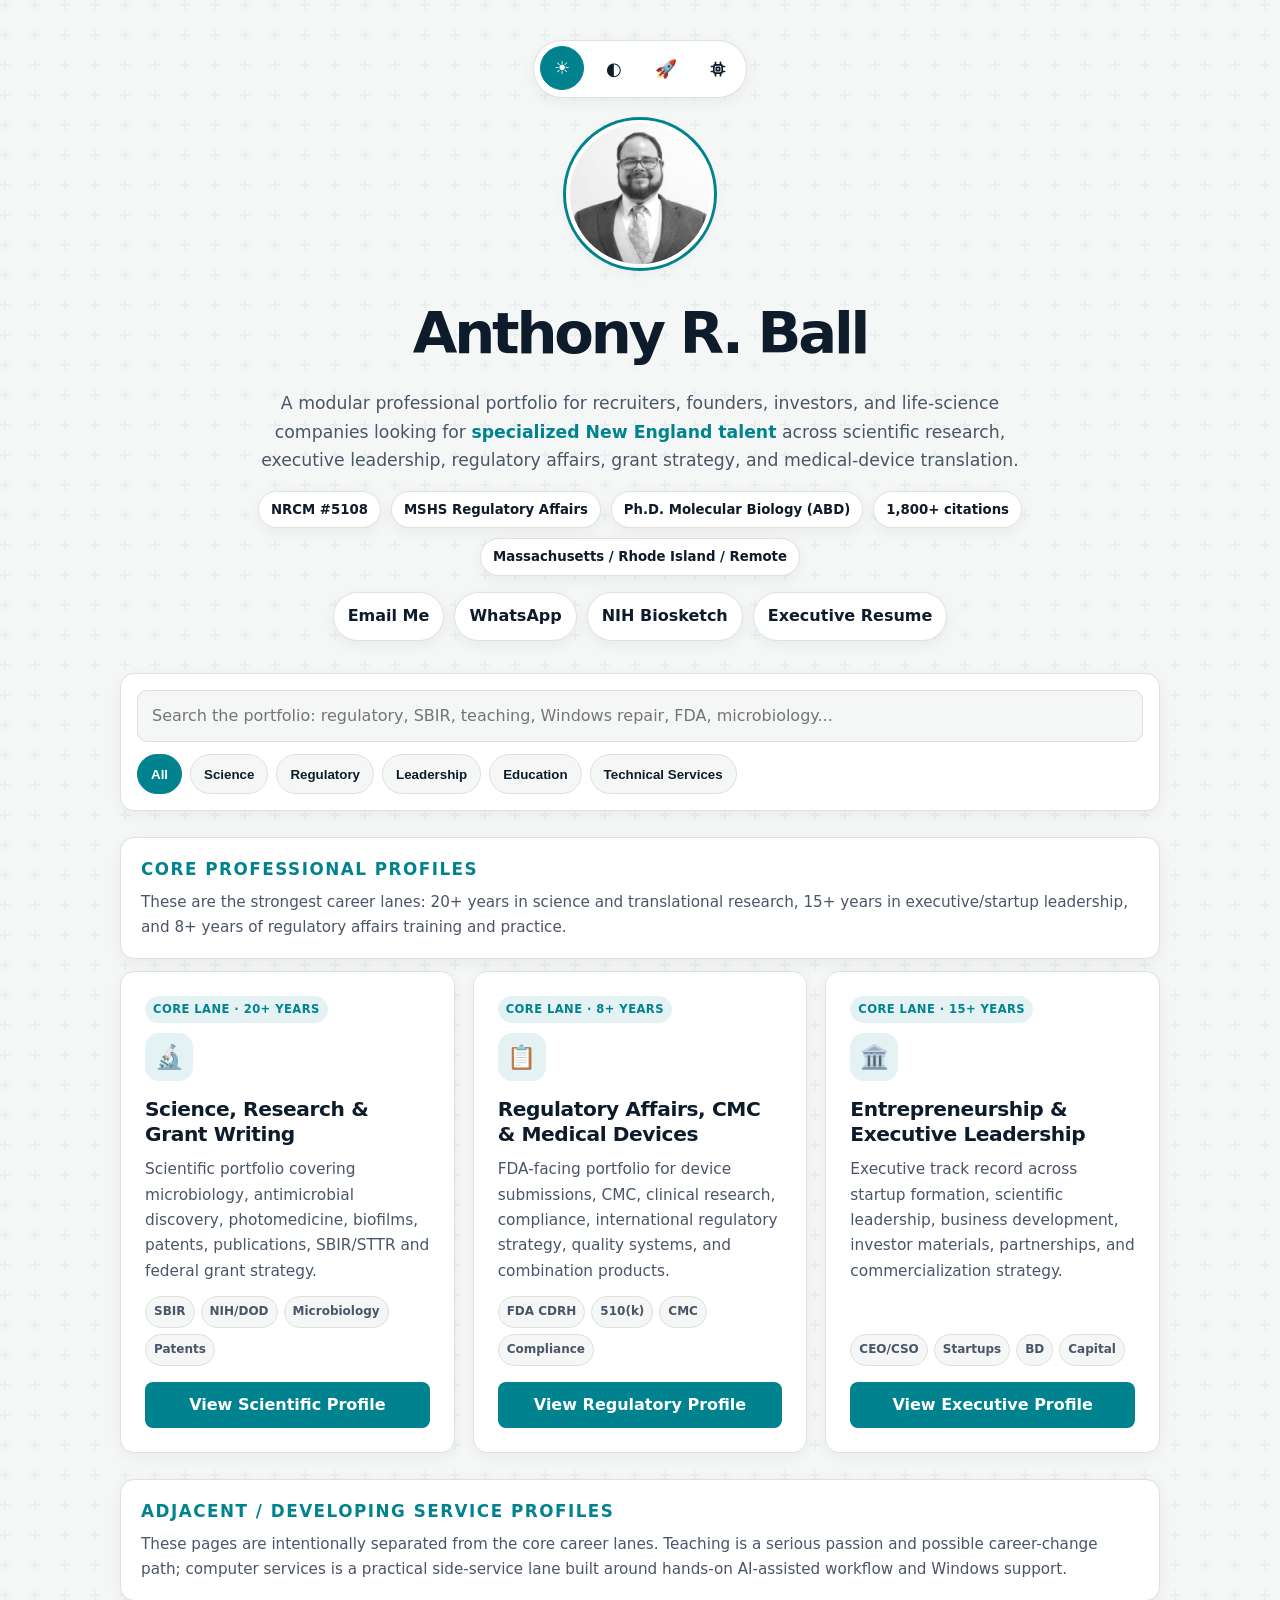
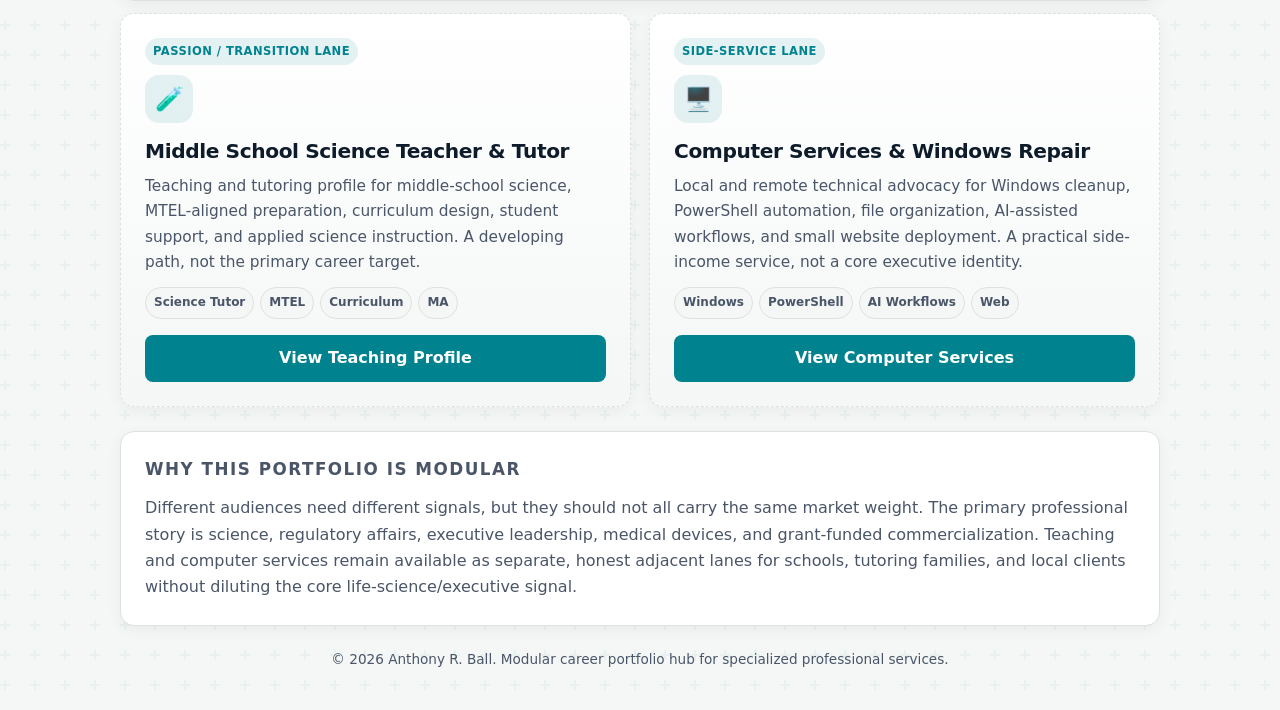
<file: index.html>
<!DOCTYPE html>
<html lang="en">
<head>
    <meta charset="UTF-8">
    <meta name="viewport" content="width=device-width, initial-scale=1.0">
    <title>Anthony R. Ball Career Portfolio | Science, Executive Leadership & Regulatory Affairs</title>
    <meta name="description" content="Interactive career portfolio hub for Anthony R. Ball, centered on scientific research, executive leadership, grant writing, regulatory affairs, medical devices, and adjacent teaching and technical service interests in New England.">
    <meta name="keywords" content="Anthony R Ball, Anthony Ball Massachusetts, NRCM microbiologist, regulatory affairs Massachusetts, medical device regulatory affairs, SBIR grant writer, scientific consultant New England, executive leadership biotech, middle school science tutor Massachusetts, computer services Mendon MA, Windows repair, PowerShell automation, AI workflows, New England specialized talent">
    <meta name="author" content="Anthony R. Ball">
    <meta name="robots" content="index, follow">
    <link rel="canonical" href="https://pixelpolicyuser.github.io/career-portfolio/">
    <meta property="og:title" content="Anthony R. Ball Career Portfolio">
    <meta property="og:description" content="Professional portfolio hub centered on science, executive leadership, and regulatory affairs, with adjacent teaching and technical service profiles.">
    <meta property="og:type" content="website">
    <meta property="og:url" content="https://pixelpolicyuser.github.io/career-portfolio/">
    <meta property="og:image" content="https://pixelpolicyuser.github.io/career-portfolio/me.png">
    <meta name="twitter:card" content="summary_large_image">
    <meta name="twitter:title" content="Anthony R. Ball Career Portfolio">
    <meta name="twitter:description" content="Science, executive leadership, regulatory affairs, and adjacent service profiles for Anthony R. Ball.">
    <meta name="twitter:image" content="https://pixelpolicyuser.github.io/career-portfolio/me.png">
    <style>
        :root {
            --bg-color: #f4f7f6;
            --text-main: #0d1b2a;
            --text-muted: #4a5568;
            --card-bg: #ffffff;
            --btn-bg: #f4f7f6;
            --btn-text: #0d1b2a;
            --btn-hover: #00838f;
            --btn-hover-text: #ffffff;
            --accent-color: #00838f;
            --accent-soft: rgba(0, 131, 143, 0.10);
            --border-color: #e0e0e0;
            --shadow: 0 4px 15px rgba(0,0,0,0.05);
            --bg-pattern: url("data:image/svg+xml,%3Csvg width='60' height='60' viewBox='0 0 60 60' xmlns='http://www.w3.org/2000/svg'%3E%3Cg fill='none' fill-rule='evenodd'%3E%3Cg fill='%2300838f' fill-opacity='0.05'%3E%3Cpath d='M36 34v-4h-2v4h-4v2h4v4h2v-4h4v-2h-4zm0-30V0h-2v4h-4v2h4v4h2V6h4V4h-4zM6 34v-4H4v4H0v2h4v4h2v-4h4v-2H6zM6 4V0H4v4H0v2h4v4h2V6h4V4H6z'/%3E%3C/g%3E%3C/g%3E%3C/svg%3E");
        }
        body.dark-mode {
            --bg-color: #121212;
            --text-main: #e0e0e0;
            --text-muted: #a0aab5;
            --card-bg: #1e1e1e;
            --btn-bg: #2a2a2a;
            --btn-text: #e0e0e0;
            --btn-hover: #00acc1;
            --btn-hover-text: #121212;
            --accent-color: #00acc1;
            --accent-soft: rgba(0, 172, 193, 0.12);
            --border-color: #333333;
            --shadow: 0 4px 15px rgba(0,0,0,0.3);
            --bg-pattern: url("data:image/svg+xml,%3Csvg width='60' height='60' viewBox='0 0 60 60' xmlns='http://www.w3.org/2000/svg'%3E%3Cg fill='none' fill-rule='evenodd'%3E%3Cg fill='%2300acc1' fill-opacity='0.03'%3E%3Cpath d='M36 34v-4h-2v4h-4v2h4v4h2v-4h4v-2h-4zm0-30V0h-2v4h-4v2h4v4h2V6h4V4h-4zM6 34v-4H4v4H0v2h4v4h2v-4h4v-2H6zM6 4V0H4v4H0v2h4v4h2V6h4V4H6z'/%3E%3C/g%3E%3C/g%3E%3C/svg%3E");
        }
        body.cosmic-mode {
            --bg-color: #07111f;
            --text-main: #e8fbff;
            --text-muted: #a7d9e5;
            --card-bg: rgba(11, 27, 46, 0.76);
            --btn-bg: rgba(8, 21, 38, 0.88);
            --btn-text: #e8fbff;
            --btn-hover: #00e5ff;
            --btn-hover-text: #06101f;
            --accent-color: #00e5ff;
            --accent-soft: rgba(0, 229, 255, 0.16);
            --border-color: rgba(0, 229, 255, 0.34);
            --shadow: 0 0 24px rgba(0, 229, 255, 0.12), 0 16px 42px rgba(0,0,0,0.35);
            --bg-pattern:
                radial-gradient(circle at 20% 20%, rgba(0, 229, 255, 0.16), transparent 32%),
                radial-gradient(circle at 80% 10%, rgba(120, 89, 255, 0.16), transparent 28%),
                linear-gradient(rgba(0, 229, 255, 0.035) 1px, transparent 1px),
                linear-gradient(90deg, rgba(0, 229, 255, 0.035) 1px, transparent 1px);
        }
        body.cyberpunk-mode {
            --bg-color: #050805;
            --text-main: #d8ffd2;
            --text-muted: #89d982;
            --card-bg: rgba(9, 18, 9, 0.92);
            --btn-bg: #0c160c;
            --btn-text: #39ff14;
            --btn-hover: #39ff14;
            --btn-hover-text: #050805;
            --accent-color: #39ff14;
            --accent-soft: rgba(57, 255, 20, 0.12);
            --border-color: rgba(57, 255, 20, 0.35);
            --shadow: 0 0 16px rgba(57, 255, 20, 0.12), 0 12px 34px rgba(0,0,0,0.45);
            --bg-pattern:
                linear-gradient(rgba(57, 255, 20, 0.045) 1px, transparent 1px),
                linear-gradient(90deg, rgba(57, 255, 20, 0.035) 1px, transparent 1px);
        }
        * { box-sizing: border-box; margin: 0; padding: 0; }
        body {
            font-family: Inter, ui-sans-serif, system-ui, -apple-system, BlinkMacSystemFont, "Segoe UI", sans-serif;
            background-color: var(--bg-color);
            background-image: var(--bg-pattern);
            background-size: auto, auto, 42px 42px, 42px 42px;
            color: var(--text-main);
            line-height: 1.65;
            transition: background-color 0.3s ease, color 0.3s ease;
            display: flex;
            justify-content: center;
            padding: 40px 20px;
        }
        .container {
            width: 100%;
            max-width: 1040px;
            position: relative;
            z-index: 2;
        }
        .mode-switcher {
            position: fixed;
            top: 20px;
            right: 20px;
            display: flex;
            gap: 8px;
            z-index: 1000;
            padding: 6px;
            border-radius: 999px;
            background: var(--card-bg);
            border: 1px solid var(--border-color);
            box-shadow: var(--shadow);
            backdrop-filter: blur(10px);
            -webkit-backdrop-filter: blur(10px);
        }
        .mode-btn {
            appearance: none;
            border: 1px solid transparent;
            background: transparent;
            color: var(--text-main);
            width: 44px;
            height: 44px;
            border-radius: 50%;
            display: flex;
            align-items: center;
            justify-content: center;
            cursor: pointer;
            font-size: 1.1rem;
            transition: all 0.2s ease;
        }
        .mode-btn:hover,
        .mode-btn.active {
            background: var(--accent-color);
            color: var(--btn-hover-text);
            border-color: var(--accent-color);
            transform: translateY(-1px);
        }
        .mode-btn:focus-visible {
            outline: 3px solid var(--accent-color);
            outline-offset: 3px;
        }
        .mode-btn svg {
            width: 20px;
            height: 20px;
            display: block;
            fill: none;
            stroke: currentColor;
            stroke-width: 2;
            stroke-linecap: round;
            stroke-linejoin: round;
        }
        .starfield {
            position: fixed;
            inset: 0;
            pointer-events: none;
            z-index: 1;
            overflow: hidden;
            display: none;
        }
        body.cosmic-mode .starfield { display: block; }
        .star {
            position: absolute;
            border-radius: 50%;
            background: #ffffff;
            box-shadow: 0 0 8px #ffffff;
            opacity: 0.6;
            animation: twinkle 4s infinite ease-in-out;
        }
        @keyframes twinkle {
            0%, 100% { opacity: 0.25; transform: translateY(0); }
            50% { opacity: 0.95; transform: translateY(5px); }
        }
        .easter-egg-icon {
            position: fixed;
            right: 24px;
            bottom: 22px;
            width: 48px;
            height: 48px;
            border-radius: 50%;
            display: none;
            align-items: center;
            justify-content: center;
            text-decoration: none;
            font-size: 1.45rem;
            z-index: 1000;
            color: var(--text-main);
            background: var(--card-bg);
            border: 1px solid var(--border-color);
            box-shadow: var(--shadow);
            opacity: 0.55;
            transition: all 0.2s ease;
        }
        body.cosmic-mode .easter-egg-icon { display: flex; }
        .easter-egg-icon:hover {
            opacity: 1;
            transform: translateY(-3px) scale(1.05);
        }
        .hero { text-align: center; margin-bottom: 32px; }
        .hero-media-button {
            position: relative;
            display: block;
            width: 148px;
            height: 148px;
            margin: 0 auto 18px;
            padding: 0;
            border: 0;
            border-radius: 50%;
            background: transparent;
            cursor: default;
        }
        .hero-media-button.has-video {
            cursor: pointer;
        }
        .hero-media-button.has-video::after {
            content: "▶";
            position: absolute;
            right: 2px;
            bottom: 4px;
            width: 34px;
            height: 34px;
            display: grid;
            place-items: center;
            border-radius: 50%;
            color: var(--btn-hover-text);
            background: var(--accent-color);
            border: 2px solid var(--card-bg);
            box-shadow: var(--shadow);
            font-size: 0.72rem;
            transform: scale(0.92);
            opacity: 0.92;
            transition: opacity 0.2s ease, transform 0.2s ease;
        }
        .hero-media-button.has-video:hover::after {
            opacity: 1;
            transform: scale(1);
        }
        .hero-media-button.playing::after {
            display: none;
        }
        .hero-photo {
            width: 148px;
            height: 148px;
            border-radius: 50%;
            object-fit: cover;
            display: block;
            border: 4px solid var(--card-bg);
            box-shadow: 0 0 0 3px var(--accent-color), var(--shadow);
            background: var(--border-color);
        }
        .hero-video {
            position: absolute;
            inset: 0;
            width: 148px;
            height: 148px;
            border-radius: 50%;
            object-fit: cover;
            display: none;
            border: 4px solid var(--card-bg);
            box-shadow: 0 0 0 3px var(--accent-color), var(--shadow);
            background: var(--border-color);
        }
        .hero-media-button.playing .hero-photo {
            visibility: hidden;
        }
        .hero-media-button.playing .hero-video {
            display: block;
        }
        .hero h1 { font-size: clamp(2.1rem, 6vw, 3.6rem); font-weight: 850; letter-spacing: -0.055em; margin-bottom: 8px; }
        .hero p { max-width: 790px; margin: 0 auto 16px; color: var(--text-muted); font-size: 1.08rem; }
        .hero strong { color: var(--accent-color); }
        .identity-row { display: flex; justify-content: center; gap: 10px; flex-wrap: wrap; margin-top: 16px; }
        .identity-row span {
            padding: 7px 12px;
            border-radius: 999px;
            background: var(--card-bg);
            border: 1px solid var(--border-color);
            font-size: 0.83rem;
            font-weight: 800;
            color: var(--text-main);
            box-shadow: var(--shadow);
        }
        .contact-row { display: flex; justify-content: center; gap: 10px; flex-wrap: wrap; margin-top: 16px; }
        .contact-link {
            display: inline-flex;
            align-items: center;
            justify-content: center;
            min-height: 44px;
            padding: 10px 14px;
            border-radius: 999px;
            border: 1px solid var(--border-color);
            background: var(--card-bg);
            color: var(--text-main);
            text-decoration: none;
            font-weight: 850;
            box-shadow: var(--shadow);
            transition: all 0.2s ease;
        }
        .contact-link:hover { background: var(--accent-color); border-color: var(--accent-color); color: var(--btn-hover-text); transform: translateY(-2px); }
        .control-panel {
            background: var(--card-bg);
            border: 1px solid var(--border-color);
            border-radius: 14px;
            box-shadow: var(--shadow);
            padding: 16px;
            margin-bottom: 24px;
            display: grid;
            gap: 12px;
        }
        .search-input {
            width: 100%;
            min-height: 46px;
            border: 1px solid var(--border-color);
            border-radius: 10px;
            background: var(--btn-bg);
            color: var(--text-main);
            padding: 12px 14px;
            font: inherit;
        }
        .filter-row { display: flex; gap: 8px; flex-wrap: wrap; }
        .filter-btn {
            min-height: 40px;
            padding: 8px 13px;
            border-radius: 20px;
            border: 1px solid var(--border-color);
            background: var(--btn-bg);
            color: var(--text-main);
            cursor: pointer;
            font-weight: 800;
        }
        .filter-btn.active, .filter-btn:hover { background: var(--accent-color); border-color: var(--accent-color); color: var(--btn-hover-text); }
        .profile-grid {
            display: grid;
            grid-template-columns: repeat(auto-fit, minmax(280px, 1fr));
            gap: 18px;
            margin-bottom: 22px;
        }
        .profile-section-heading {
            margin: 26px 0 12px;
            background: var(--card-bg);
            border: 1px solid var(--border-color);
            border-radius: 14px;
            padding: 18px 20px;
            box-shadow: var(--shadow);
        }
        .profile-section-heading h2 {
            font-size: 1.05rem;
            text-transform: uppercase;
            letter-spacing: 1.5px;
            color: var(--accent-color);
            margin-bottom: 6px;
        }
        .profile-section-heading p {
            color: var(--text-muted);
            font-size: 0.95rem;
        }
        .profile-card.adjacent {
            min-height: 300px;
            border-style: dashed;
            background: linear-gradient(180deg, var(--card-bg), var(--btn-bg));
        }
        .profile-card .lane-label {
            display: inline-flex;
            width: fit-content;
            margin-bottom: 10px;
            padding: 4px 8px;
            border-radius: 999px;
            background: var(--accent-soft);
            color: var(--accent-color);
            font-size: 0.72rem;
            font-weight: 900;
            letter-spacing: 0.04em;
            text-transform: uppercase;
        }
        .profile-card {
            background: var(--card-bg);
            border: 1px solid var(--border-color);
            border-radius: 14px;
            box-shadow: var(--shadow);
            padding: 24px;
            display: flex;
            flex-direction: column;
            min-height: 360px;
            transition: all 0.2s ease;
        }
        .profile-card:hover { transform: translateY(-3px); border-color: var(--accent-color); }
        .profile-icon { width: 48px; height: 48px; border-radius: 14px; display: grid; place-items: center; background: var(--accent-soft); color: var(--accent-color); font-size: 1.45rem; margin-bottom: 16px; }
        .profile-card h2 { font-size: 1.26rem; line-height: 1.25; margin-bottom: 10px; letter-spacing: -0.02em; }
        .profile-card p { color: var(--text-muted); font-size: 0.96rem; margin-bottom: 12px; }
        .tag-row { display: flex; gap: 6px; flex-wrap: wrap; margin-top: auto; margin-bottom: 16px; }
        .tag-row span {
            border: 1px solid var(--border-color);
            border-radius: 999px;
            padding: 5px 8px;
            font-size: 0.75rem;
            color: var(--text-muted);
            background: var(--btn-bg);
            font-weight: 700;
        }
        .profile-link {
            display: inline-flex;
            align-items: center;
            justify-content: center;
            min-height: 44px;
            border-radius: 8px;
            background: var(--accent-color);
            color: var(--btn-hover-text);
            text-decoration: none;
            font-weight: 850;
            padding: 10px 14px;
        }
        .summary-strip {
            margin-top: 24px;
            background: var(--card-bg);
            border: 1px solid var(--border-color);
            border-radius: 14px;
            padding: 24px;
            box-shadow: var(--shadow);
        }
        .summary-strip h2 { font-size: 1.05rem; text-transform: uppercase; letter-spacing: 1.5px; color: var(--text-muted); margin-bottom: 12px; }
        .summary-strip p { color: var(--text-muted); }
        .footer { text-align: center; font-size: 0.85rem; color: var(--text-muted); margin-top: 22px; }
        .hidden { display: none !important; }
        body.cosmic-mode .hero,
        body.cosmic-mode .control-panel,
        body.cosmic-mode .profile-section-heading,
        body.cosmic-mode .profile-card,
        body.cosmic-mode .summary-strip {
            border-color: rgba(0, 229, 255, 0.34);
            background:
                linear-gradient(135deg, rgba(255,255,255,0.055), rgba(255,255,255,0.015)),
                var(--card-bg);
            backdrop-filter: blur(14px) saturate(1.15);
            -webkit-backdrop-filter: blur(14px) saturate(1.15);
        }
        body.cosmic-mode .hero {
            border: 1px solid var(--border-color);
            border-radius: 26px;
            box-shadow: var(--shadow);
            padding: 32px 24px;
        }
        body.cosmic-mode .profile-card {
            position: relative;
            overflow: hidden;
            clip-path: polygon(0 0, calc(100% - 18px) 0, 100% 18px, 100% 100%, 18px 100%, 0 calc(100% - 18px));
        }
        body.cosmic-mode .profile-card::before {
            content: "MISSION PANEL";
            position: absolute;
            top: 10px;
            right: 12px;
            font-size: 0.62rem;
            letter-spacing: 0.14em;
            color: rgba(0, 229, 255, 0.58);
            font-weight: 900;
        }
        body.cosmic-mode .profile-icon {
            box-shadow: inset 0 0 18px rgba(0, 229, 255, 0.18), 0 0 20px rgba(0, 229, 255, 0.12);
        }
        body.cosmic-mode .hero-media-button.has-video::after {
            box-shadow: 0 0 18px rgba(0, 229, 255, 0.5), var(--shadow);
        }
        body.cosmic-mode .profile-card:hover {
            transform: translateY(-5px);
            box-shadow: 0 0 34px rgba(0, 229, 255, 0.18), 0 20px 44px rgba(0,0,0,0.38);
        }
        body.cyberpunk-mode {
            font-family: Consolas, "Courier New", monospace;
            background-size: 18px 18px, 18px 18px;
        }
        body.cyberpunk-mode .hero,
        body.cyberpunk-mode .control-panel,
        body.cyberpunk-mode .profile-section-heading,
        body.cyberpunk-mode .profile-card,
        body.cyberpunk-mode .summary-strip {
            border-style: dashed;
            text-shadow: 0 0 8px rgba(57, 255, 20, 0.14);
        }
        body.cyberpunk-mode .profile-card {
            border-radius: 4px;
        }
        body.cyberpunk-mode .profile-link,
        body.cyberpunk-mode .contact-link,
        body.cyberpunk-mode .filter-btn.active,
        body.cyberpunk-mode .filter-btn:hover {
            text-transform: uppercase;
            letter-spacing: 0.08em;
        }
        body.cyberpunk-mode .hero h1::before {
            content: "> ";
            color: var(--accent-color);
        }
        body.cyberpunk-mode .hero h1::after {
            content: " _";
            color: var(--accent-color);
            animation: cursorBlink 1s steps(2, start) infinite;
        }
        body.cyberpunk-mode .hero-media-button.has-video::after {
            content: "RUN";
            width: 40px;
            height: 28px;
            border-radius: 4px;
            font-size: 0.62rem;
            font-weight: 900;
            letter-spacing: 0.06em;
            box-shadow: 0 0 16px rgba(57, 255, 20, 0.42), var(--shadow);
        }
        @keyframes cursorBlink {
            50% { opacity: 0; }
        }
        @media (prefers-reduced-motion: reduce) {
            *, *::before, *::after {
                animation-duration: 0.001ms !important;
                animation-iteration-count: 1 !important;
                scroll-behavior: auto !important;
                transition-duration: 0.001ms !important;
            }
            .starfield { display: none !important; }
        }
        @media (max-width: 760px) {
            body { padding: 28px 14px; }
            .mode-switcher {
                position: sticky;
                top: 8px;
                width: fit-content;
                margin-left: auto;
                margin-bottom: 16px;
            }
            .profile-card { min-height: auto; }
        }
        /* Keep display-mode controls as a top banner, not a side rail on Safari/macOS. */
        body {
            flex-direction: column;
            align-items: center;
        }
        .mode-switcher {
            position: sticky !important;
            top: 10px !important;
            left: auto !important;
            right: auto !important;
            width: fit-content;
            max-width: min(100%, 360px);
            margin: 0 auto 22px auto;
            align-self: center;
            justify-content: center;
            flex-wrap: nowrap;
        }
        .mode-btn { flex: 0 0 auto; }
        @media (max-width: 760px) {
            .mode-switcher {
                position: sticky !important;
                top: 8px !important;
                right: auto !important;
                width: fit-content;
                max-width: calc(100vw - 28px);
                margin: 0 auto 16px auto;
            }
            .mode-btn { width: 40px; height: 40px; }
        }
        @media print {
            body { display: block; padding: 0; background: #fff; color: #000; }
            .mode-switcher, .easter-egg-icon, .starfield, .control-panel { display: none; }
            .profile-card, .summary-strip { box-shadow: none; break-inside: avoid; }
        }
    </style>
</head>
<body>
    <div class="starfield" id="starfield" aria-hidden="true"></div>
    <nav class="mode-switcher" aria-label="Display mode">
        <button class="mode-btn" type="button" data-theme="light" aria-label="Light mode" title="Light mode">☀</button>
        <button class="mode-btn" type="button" data-theme="dark" aria-label="Dark mode" title="Dark mode">◐</button>
        <button class="mode-btn" type="button" data-theme="cosmic" aria-label="Cosmic mode" title="Cosmic mode">🚀</button>
        <button class="mode-btn" type="button" data-theme="cyberpunk" aria-label="Cyberpunk mode" title="Cyberpunk mode">
            <svg aria-hidden="true" viewBox="0 0 24 24">
                <rect x="7" y="7" width="10" height="10" rx="1.5"></rect>
                <path d="M4 9h3M4 15h3M17 9h3M17 15h3M9 4v3M15 4v3M9 17v3M15 17v3"></path>
                <path d="M10 10h4v4h-4z"></path>
            </svg>
        </button>
    </nav>
    <a class="easter-egg-icon" href="hobbies.html" title="Secret archive" aria-label="Open secret character sheet">👽</a>
    <main class="container">
        <header class="hero">
            <button class="hero-media-button" id="heroMediaButton" type="button" aria-label="Play themed portrait animation">
                <img src="me.png" alt="Anthony R. Ball" class="hero-photo" id="heroPhoto">
                <video class="hero-video" id="heroVideo" playsinline preload="metadata"></video>
            </button>
            <h1>Anthony R. Ball</h1>
            <p>A modular professional portfolio for recruiters, founders, investors, and life-science companies looking for <strong>specialized New England talent</strong> across scientific research, executive leadership, regulatory affairs, grant strategy, and medical-device translation.</p>
            <div class="identity-row">
                <span>NRCM #5108</span>
                <span>MSHS Regulatory Affairs</span>
                <span>Ph.D. Molecular Biology (ABD)</span>
                <span>1,800+ citations</span>
                <span>Massachusetts / Rhode Island / Remote</span>
            </div>
            <div class="contact-row" aria-label="Contact links">
                <a class="contact-link" href="mailto:Nora.mdr@gmail.com">Email Me</a>
                <a class="contact-link" href="https://wa.me/15083413715" target="_blank" rel="noopener">WhatsApp</a>
                <a class="contact-link" href="nih-biosketch.pdf" target="_blank" rel="noopener">NIH Biosketch</a>
                <a class="contact-link" href="Anthony%20Ball%20Resume.pdf" target="_blank" rel="noopener">Executive Resume</a>
            </div>
        </header>

        <section class="control-panel" aria-label="Portfolio controls">
            <input id="searchInput" class="search-input" type="search" placeholder="Search the portfolio: regulatory, SBIR, teaching, Windows repair, FDA, microbiology..." aria-label="Search portfolio cards">
            <div class="filter-row" aria-label="Profile category filters">
                <button class="filter-btn active" data-filter="all">All</button>
                <button class="filter-btn" data-filter="science">Science</button>
                <button class="filter-btn" data-filter="regulatory">Regulatory</button>
                <button class="filter-btn" data-filter="leadership">Leadership</button>
                <button class="filter-btn" data-filter="education">Education</button>
                <button class="filter-btn" data-filter="technical">Technical Services</button>
            </div>
        </section>

        <section class="profile-section-heading" aria-label="Core professional profiles introduction">
            <h2>Core Professional Profiles</h2>
            <p>These are the strongest career lanes: 20+ years in science and translational research, 15+ years in executive/startup leadership, and 8+ years of regulatory affairs training and practice.</p>
        </section>

        <section class="profile-grid" aria-label="Core career profile cards">
            <article class="profile-card" data-category="science" data-keywords="science research grant writing SBIR NIH DOD microbiology antimicrobial photomedicine biofilm publications patents">
                <span class="lane-label">Core lane · 20+ years</span>
                <div class="profile-icon">🔬</div>
                <h2>Science, Research & Grant Writing</h2>
                <p>Scientific portfolio covering microbiology, antimicrobial discovery, photomedicine, biofilms, patents, publications, SBIR/STTR and federal grant strategy.</p>
                <div class="tag-row"><span>SBIR</span><span>NIH/DOD</span><span>Microbiology</span><span>Patents</span></div>
                <a class="profile-link" href="profile-scientific-v2.html">View Scientific Profile</a>
            </article>

            <article class="profile-card" data-category="regulatory" data-keywords="regulatory affairs FDA medical devices 510k PMA IDE CDRH CMC clinical research compliance international regulatory affairs Project Orbis ISO 13485 ISO 10993 ISO 14971 drug-device combination products">
                <span class="lane-label">Core lane · 8+ years</span>
                <div class="profile-icon">📋</div>
                <h2>Regulatory Affairs, CMC & Medical Devices</h2>
                <p>FDA-facing portfolio for device submissions, CMC, clinical research, compliance, international regulatory strategy, quality systems, and combination products.</p>
                <div class="tag-row"><span>FDA CDRH</span><span>510(k)</span><span>CMC</span><span>Compliance</span></div>
                <a class="profile-link" href="regulatory-affairs.html">View Regulatory Profile</a>
            </article>

            <article class="profile-card" data-category="leadership" data-keywords="executive leadership CEO CSO startup capital raising biotech commercialization partnerships business development">
                <span class="lane-label">Core lane · 15+ years</span>
                <div class="profile-icon">🏛️</div>
                <h2>Entrepreneurship & Executive Leadership</h2>
                <p>Executive track record across startup formation, scientific leadership, business development, investor materials, partnerships, and commercialization strategy.</p>
                <div class="tag-row"><span>CEO/CSO</span><span>Startups</span><span>BD</span><span>Capital</span></div>
                <a class="profile-link" href="executive-leadership.html">View Executive Profile</a>
            </article>
        </section>

        <section class="profile-section-heading" aria-label="Adjacent profiles introduction">
            <h2>Adjacent / Developing Service Profiles</h2>
            <p>These pages are intentionally separated from the core career lanes. Teaching is a serious passion and possible career-change path; computer services is a practical side-service lane built around hands-on AI-assisted workflow and Windows support.</p>
        </section>

        <section class="profile-grid" aria-label="Adjacent service profile cards">
            <article class="profile-card adjacent" data-category="education" data-keywords="middle school science teacher tutor MTEL science education biology chemistry classroom tutoring Massachusetts">
                <span class="lane-label">Passion / transition lane</span>
                <div class="profile-icon">🧪</div>
                <h2>Middle School Science Teacher & Tutor</h2>
                <p>Teaching and tutoring profile for middle-school science, MTEL-aligned preparation, curriculum design, student support, and applied science instruction. A developing path, not the primary career target.</p>
                <div class="tag-row"><span>Science Tutor</span><span>MTEL</span><span>Curriculum</span><span>MA</span></div>
                <a class="profile-link" href="middle-school-science-teacher-and-tutor.html">View Teaching Profile</a>
            </article>

            <article class="profile-card adjacent" data-category="technical" data-keywords="computer services Windows repair Mendon MA PowerShell automation file organization AI workflows website support GitHub Pages">
                <span class="lane-label">Side-service lane</span>
                <div class="profile-icon">🖥️</div>
                <h2>Computer Services & Windows Repair</h2>
                <p>Local and remote technical advocacy for Windows cleanup, PowerShell automation, file organization, AI-assisted workflows, and small website deployment. A practical side-income service, not a core executive identity.</p>
                <div class="tag-row"><span>Windows</span><span>PowerShell</span><span>AI Workflows</span><span>Web</span></div>
                <a class="profile-link" href="computer-services-and-windows-repair.html">View Computer Services</a>
            </article>
        </section>

        <section class="summary-strip">
            <h2>Why this portfolio is modular</h2>
            <p>Different audiences need different signals, but they should not all carry the same market weight. The primary professional story is science, regulatory affairs, executive leadership, medical devices, and grant-funded commercialization. Teaching and computer services remain available as separate, honest adjacent lanes for schools, tutoring families, and local clients without diluting the core life-science/executive signal.</p>
        </section>

        <footer class="footer">&copy; 2026 Anthony R. Ball. Modular career portfolio hub for specialized professional services.</footer>
    </main>
    <script>
        const searchInput = document.getElementById('searchInput');
        const filterButtons = Array.from(document.querySelectorAll('.filter-btn'));
        const cards = Array.from(document.querySelectorAll('.profile-card'));
        let activeFilter = 'all';

        function applyFilters() {
            const query = searchInput.value.trim().toLowerCase();
            cards.forEach(card => {
                const categoryMatch = activeFilter === 'all' || card.dataset.category === activeFilter;
                const haystack = `${card.innerText} ${card.dataset.keywords}`.toLowerCase();
                const searchMatch = !query || haystack.includes(query);
                card.classList.toggle('hidden', !(categoryMatch && searchMatch));
            });
        }

        filterButtons.forEach(button => {
            button.addEventListener('click', () => {
                filterButtons.forEach(btn => btn.classList.remove('active'));
                button.classList.add('active');
                activeFilter = button.dataset.filter;
                applyFilters();
            });
        });
        searchInput.addEventListener('input', applyFilters);

        const modeButtons = Array.from(document.querySelectorAll('.mode-btn'));
        const starfield = document.getElementById('starfield');
        const heroMediaButton = document.getElementById('heroMediaButton');
        const heroPhoto = document.getElementById('heroPhoto');
        const heroVideo = document.getElementById('heroVideo');
        const themeClasses = ['dark-mode', 'cosmic-mode', 'cyberpunk-mode'];
        const themeMedia = {
            light: { image: 'me.png' },
            dark: { image: 'me.png' },
            cosmic: { image: 'cosmic-view-me.jpg', video: 'cosmic-view-me-in-the-pipe.mp4' },
            cyberpunk: { image: 'cyber-punk-me.jpg', video: 'cyber-punk-me-online.mp4' }
        };

        let activeTheme = 'light';

        function stopHeroAnimation() {
            if (!heroVideo || !heroMediaButton) return;
            heroVideo.pause();
            heroVideo.removeAttribute('src');
            heroVideo.load();
            heroMediaButton.classList.remove('playing');
        }

        function updateHeroMedia(theme) {
            if (!heroPhoto || !heroMediaButton) return;
            const media = themeMedia[theme] || themeMedia.light;
            stopHeroAnimation();
            heroPhoto.src = media.image;
            heroMediaButton.classList.toggle('has-video', Boolean(media.video));
            heroMediaButton.setAttribute(
                'aria-label',
                media.video ? `Play ${theme} portrait animation` : 'Anthony R. Ball portrait'
            );
        }

        function generateStarfield() {
            if (!starfield) return;
            starfield.innerHTML = '';
            for (let i = 0; i < 120; i += 1) {
                const star = document.createElement('span');
                const size = Math.random() * 2.4 + 0.8;
                star.className = 'star';
                star.style.left = `${Math.random() * 100}%`;
                star.style.top = `${Math.random() * 100}%`;
                star.style.width = `${size}px`;
                star.style.height = `${size}px`;
                star.style.animationDelay = `${Math.random() * 4}s`;
                star.style.animationDuration = `${Math.random() * 4 + 3}s`;
                starfield.appendChild(star);
            }
        }

        function setTheme(theme) {
            const safeTheme = ['light', 'dark', 'cosmic', 'cyberpunk'].includes(theme) ? theme : 'light';
            activeTheme = safeTheme;
            document.body.classList.remove(...themeClasses);
            if (safeTheme !== 'light') {
                document.body.classList.add(`${safeTheme}-mode`);
            }
            modeButtons.forEach(button => {
                button.classList.toggle('active', button.dataset.theme === safeTheme);
                button.setAttribute('aria-pressed', String(button.dataset.theme === safeTheme));
            });
            localStorage.setItem('aball-site-theme', safeTheme);
            localStorage.setItem('aball-hub-theme', safeTheme);
            if (safeTheme === 'cosmic') {
                generateStarfield();
            } else if (starfield) {
                starfield.innerHTML = '';
            }
            updateHeroMedia(safeTheme);
        }

        modeButtons.forEach(button => {
            button.addEventListener('click', () => setTheme(button.dataset.theme));
        });
        if (heroMediaButton && heroVideo) {
            heroMediaButton.addEventListener('click', async () => {
                const media = themeMedia[activeTheme];
                if (!media || !media.video) return;
                stopHeroAnimation();
                heroVideo.src = media.video;
                heroVideo.muted = false;
                heroVideo.volume = 1;
                heroVideo.currentTime = 0;
                heroMediaButton.classList.add('playing');
                try {
                    await heroVideo.play();
                } catch (error) {
                    heroMediaButton.classList.remove('playing');
                }
            });
            heroVideo.addEventListener('ended', stopHeroAnimation);
            heroVideo.addEventListener('error', stopHeroAnimation);
        }
        setTheme(localStorage.getItem('aball-site-theme') || localStorage.getItem('aball-hub-theme') || 'light');
    </script>
    <script type="application/ld+json">
    {
      "@context": "https://schema.org",
      "@type": "ProfilePage",
      "name": "Anthony R. Ball Career Portfolio",
      "description": "Career portfolio hub for Anthony R. Ball centered on scientific research, grant writing, executive leadership, regulatory affairs, and medical-device translation, with adjacent teaching and technical service profiles.",
        "mainEntity": {
        "@type": "Person",
        "name": "Anthony R. Ball",
        "image": "https://pixelpolicyuser.github.io/career-portfolio/me.png",
        "knowsAbout": [
          "Microbiology",
          "Grant writing",
          "Regulatory affairs",
          "Medical devices",
          "Executive leadership",
          "Medical device commercialization",
          "SBIR grant strategy",
          "Biotech entrepreneurship",
          "Science education",
          "Windows repair",
          "PowerShell automation"
        ],
        "hasCredential": ["NRCM #5108", "MSHS Regulatory Affairs"]
      }
    }
    </script>
</body>
</html>
</file>
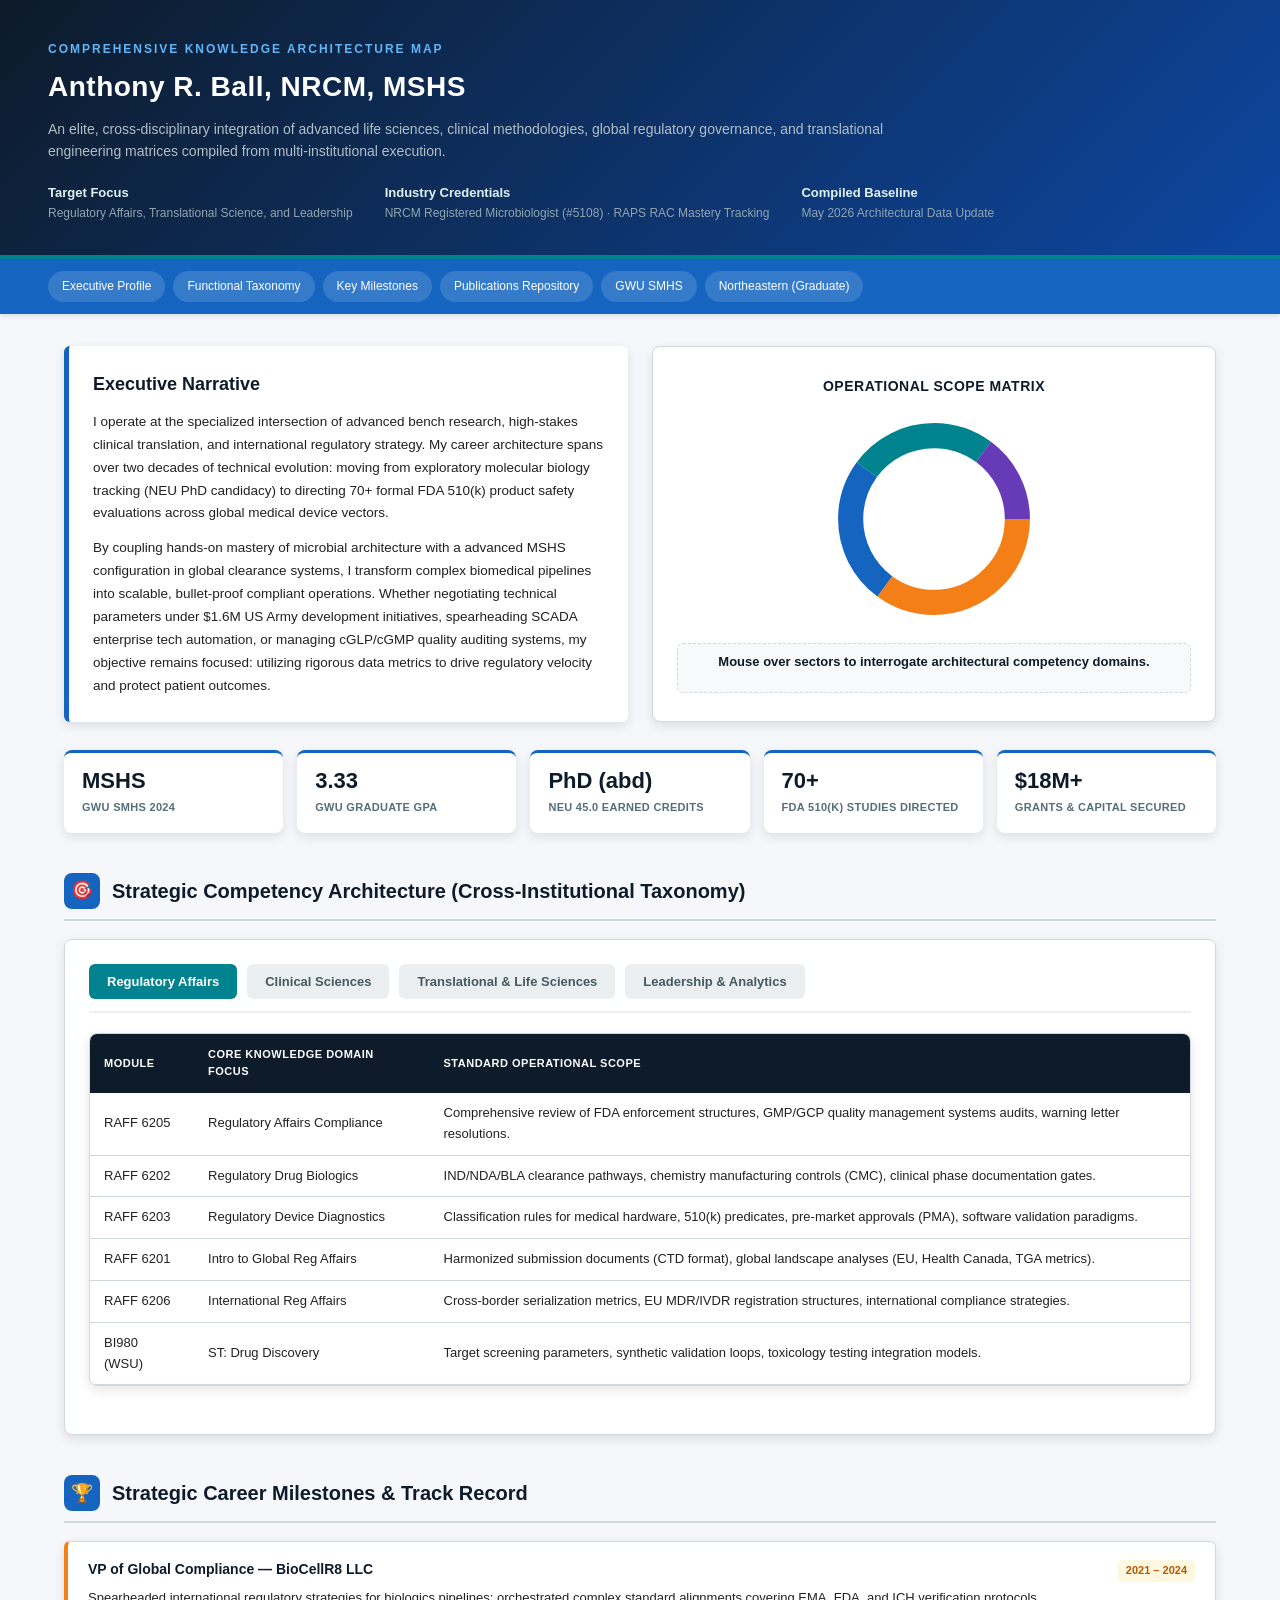
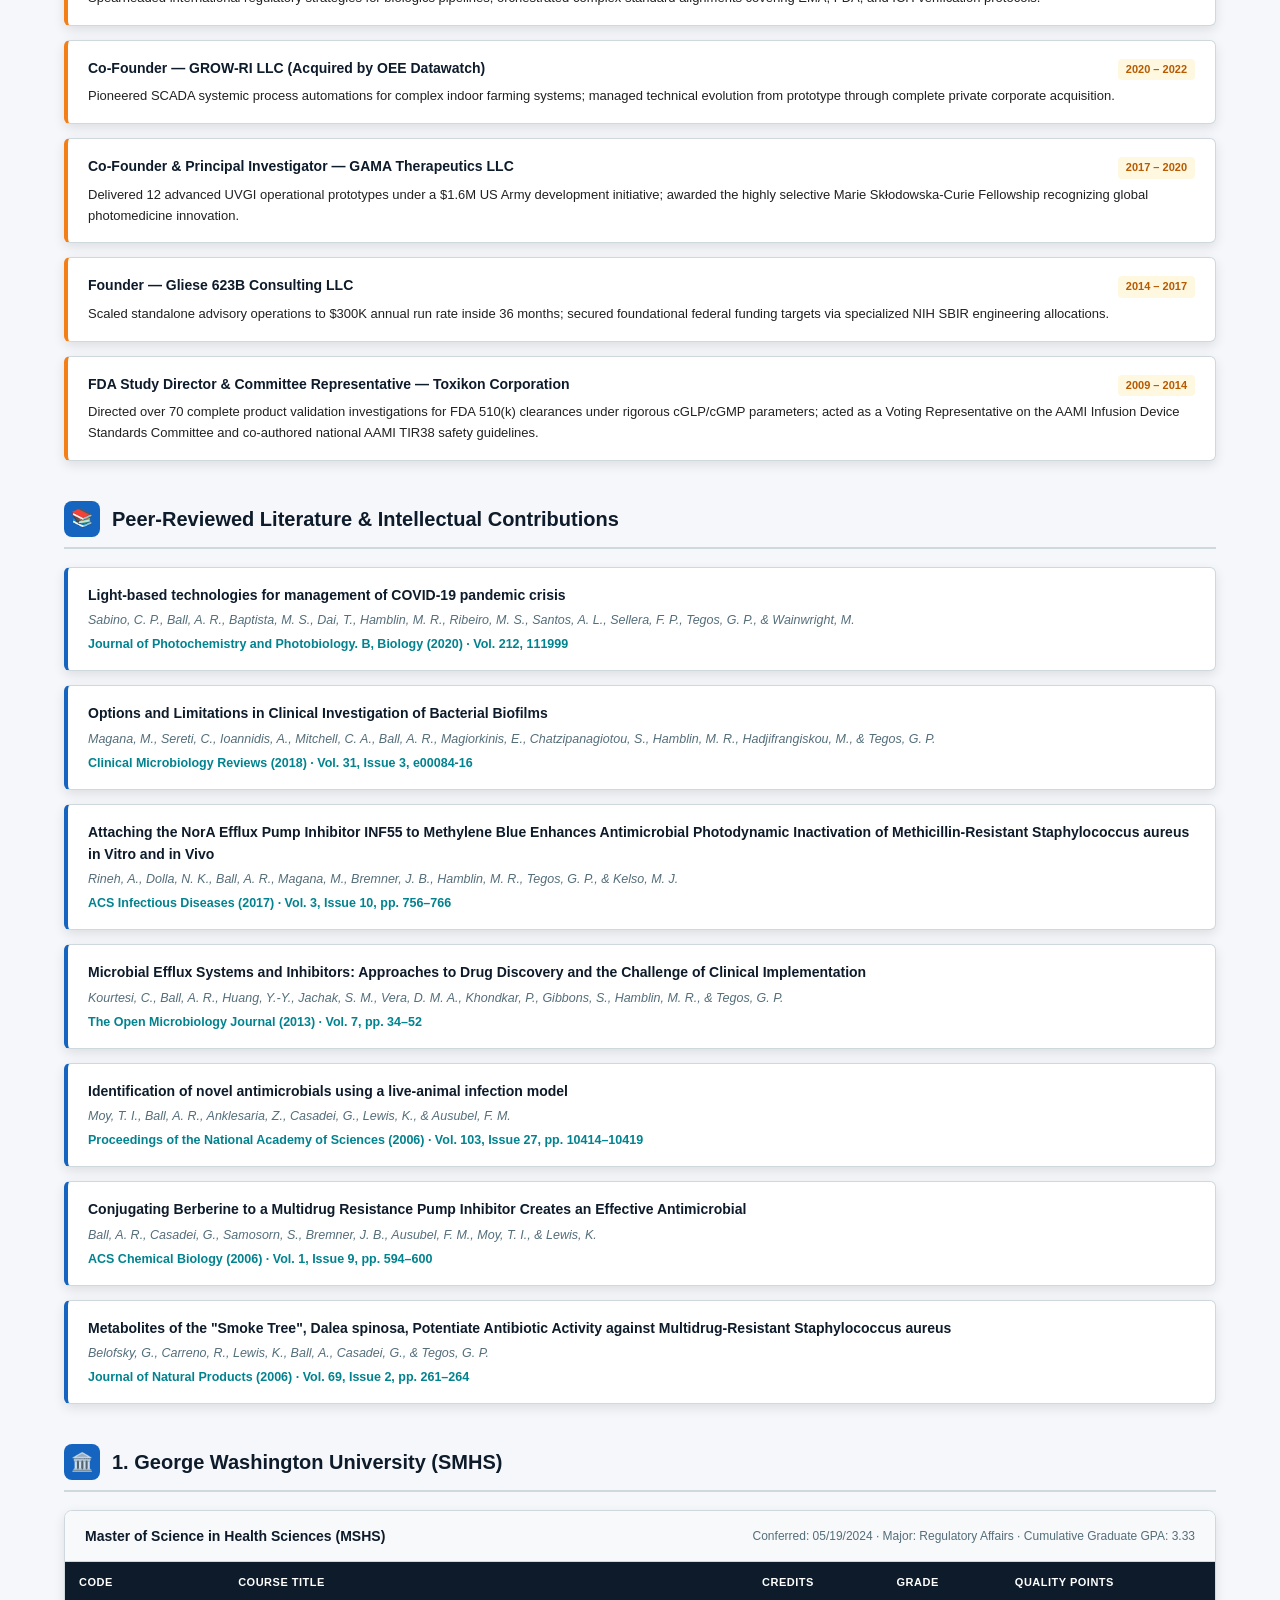
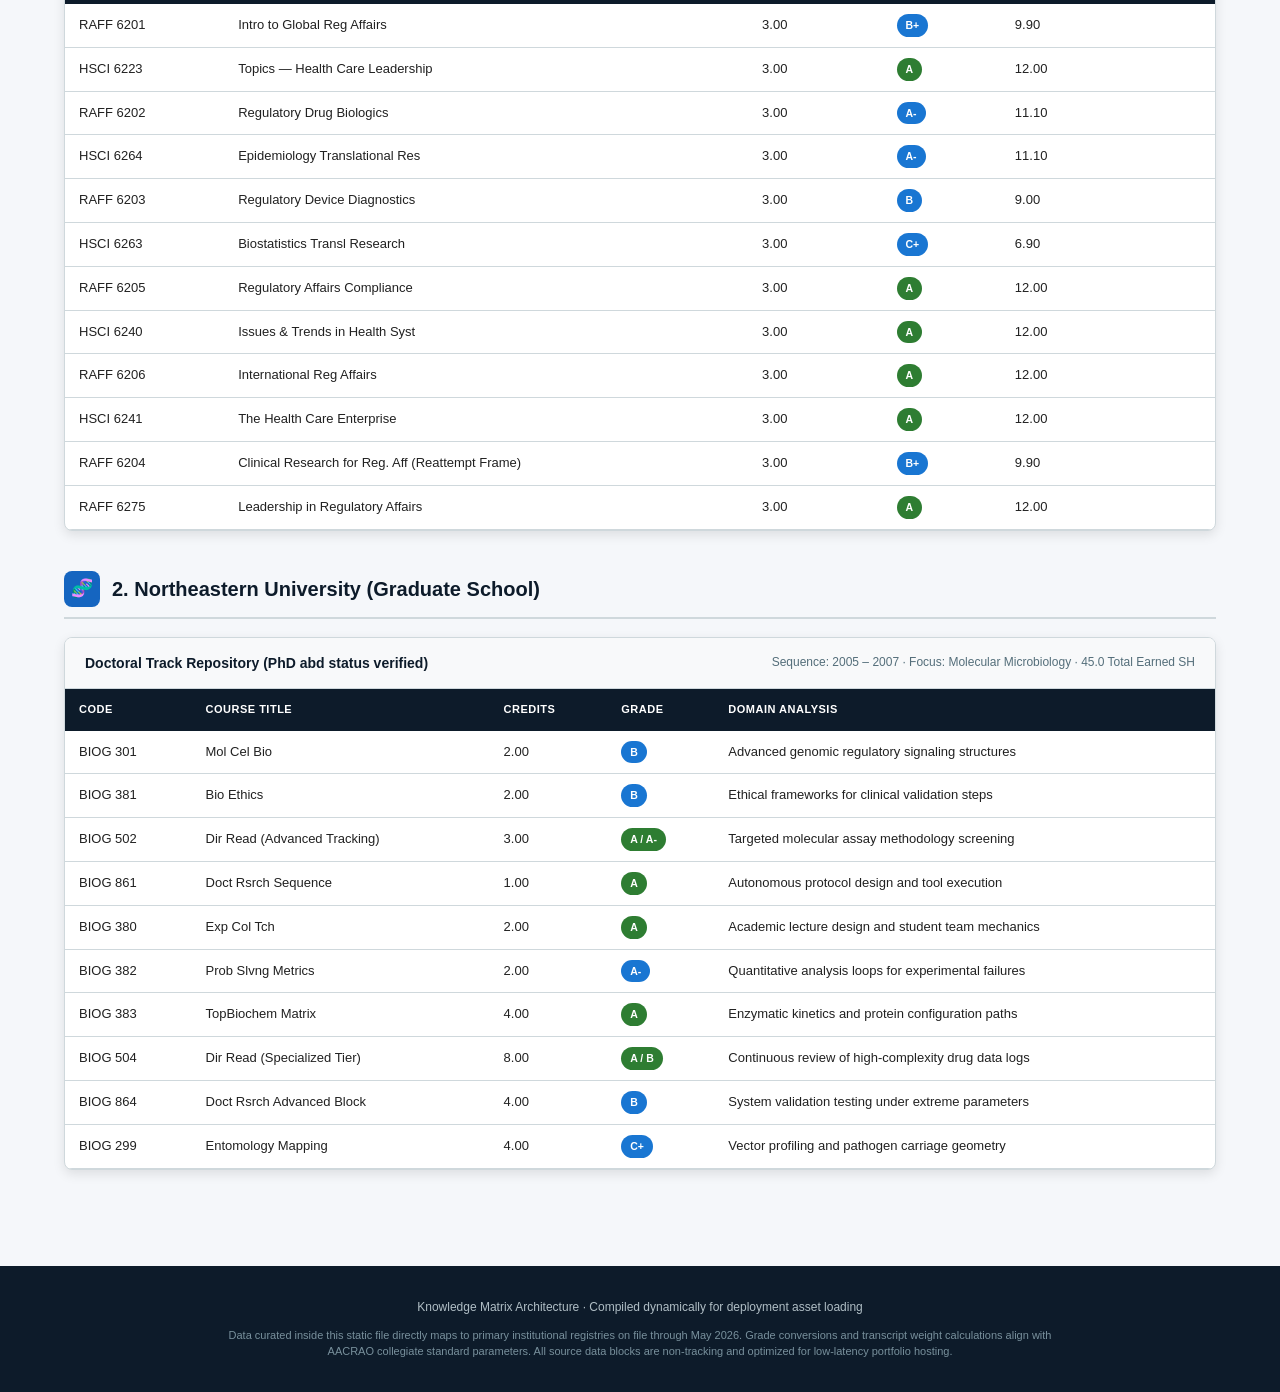
<file: Academic Transcripts & Research - Anthony Ball v2.html>
<!DOCTYPE html>
<html lang="en">
<head>
<meta charset="UTF-8">
<meta name="viewport" content="width=device-width, initial-scale=1.0">
<title>Academic Matrix &amp; Knowledge Architecture — Anthony R. Ball</title>
<style>
  :root {
    --navy: #0d1b2a;
    --blue: #1565c0;
    --blue-dark: #0d47a1;
    --teal: #00838f;
    --gold: #f57f17;
    --gold-light: #fff8e1;
    --green: #2e7d32;
    --purple: #673ab7;
    --grey: #455a64;
    --grey-light: #eceff1;
    --white: #ffffff;
    --text: #212121;
    --text-light: #546e7a;
    --border: #cfd8dc;
    --shadow: 0 4px 12px rgba(0,0,0,0.10);
  }

  * { box-sizing: border-box; margin: 0; padding: 0; }
  body { font-family: 'Segoe UI', Arial, sans-serif; background: #f5f7fa; color: var(--text); font-size: 14px; line-height: 1.6; }

  /* HEADER */
  .doc-header { background: linear-gradient(135deg, var(--navy), var(--blue-dark)); color: white; padding: 40px 48px 32px; border-bottom: 4px solid var(--teal); }
  .doc-header .eyebrow { font-size: 12px; letter-spacing: 2px; text-transform: uppercase; color: #64b5f6; font-weight: 700; }
  .doc-header h1 { font-size: 28px; font-weight: 700; margin-top: 6px; letter-spacing: 0.5px; }
  .doc-header .subtitle { font-size: 14px; color: #b0bec5; margin-top: 8px; max-width: 850px; }
  .doc-header .meta { margin-top: 20px; display: flex; gap: 32px; flex-wrap: wrap; }
  .doc-header .meta-item { font-size: 12px; color: #90a4ae; }
  .doc-header .meta-item strong { color: #e0f2f1; display: block; font-size: 13px; }

  /* NAVIGATION STICKY BAR */
  .toc { background: var(--blue); padding: 12px 48px; display: flex; gap: 8px; flex-wrap: wrap; position: sticky; top: 0; z-index: 100; box-shadow: 0 2px 4px rgba(0,0,0,0.1); }
  .toc a { color: white; text-decoration: none; font-size: 12px; padding: 6px 14px; border-radius: 20px; background: rgba(255,255,255,0.14); transition: all 0.2s; }
  .toc a:hover { background: var(--teal); }

  /* MAIN CONTAINER */
  .body { max-width: 1200px; margin: 0 auto; padding: 32px 24px; }

  /* GRID FOR BIO AND CHART */
  .bio-viz-grid { display: grid; grid-template-columns: 1fr 1fr; gap: 24px; margin-bottom: 28px; }
  @media (max-width: 900px) { .bio-viz-grid { grid-template-columns: 1fr; } }

  /* BIOGRAPHY BOX */
  .bio-box { background: white; border-left: 5px solid var(--blue); border-radius: 6px; padding: 24px; box-shadow: var(--shadow); display: flex; flex-direction: column; justify-content: center; }
  .bio-box h2 { font-size: 18px; color: var(--navy); margin-bottom: 12px; font-weight: 700; }
  .bio-box p { font-size: 13.5px; color: var(--text); line-height: 1.7; margin-bottom: 12px; }
  .bio-box p:last-child { margin-bottom: 0; }
  
  /* DASHBOARD STATS */
  .dash { display: grid; grid-template-columns: repeat(auto-fit, minmax(180px, 1fr)); gap: 14px; margin-bottom: 32px; }
  .stat { background: #fff; border-radius: 8px; box-shadow: var(--shadow); padding: 16px 18px; border-top: 3px solid var(--blue); }
  .stat .num { font-size: 22px; font-weight: 800; color: var(--navy); line-height: 1.1; }
  .stat .lab { font-size: 11px; color: var(--text-light); margin-top: 6px; font-weight: 600; text-transform: uppercase; letter-spacing: 0.3px; }

  /* SVG CHART INTERACTIVE STYLING */
  .chart-box { background: white; border: 1px solid var(--border); border-radius: 8px; padding: 24px; box-shadow: var(--shadow); display: flex; flex-direction: column; align-items: center; justify-content: center; min-height: 320px; }
  .donut-sector { transition: transform 0.2s ease, opacity 0.2s ease; cursor: pointer; transform-origin: center; }
  .donut-sector:hover { transform: scale(1.03); opacity: 0.9; }
  #chart-details { text-align: center; margin-top: 14px; min-height: 50px; font-size: 13px; font-weight: 600; color: var(--navy); padding: 8px 16px; background: #f8f9fa; border-radius: 6px; width: 100%; border: 1px dashed var(--border); }

  /* INTERACTIVE TABS SYSTEM */
  .tabs-container { background: white; border-radius: 8px; box-shadow: var(--shadow); padding: 24px; margin-bottom: 32px; border: 1px solid var(--border); }
  .tabs-header { display: flex; gap: 10px; border-bottom: 2px solid var(--grey-light); padding-bottom: 12px; margin-bottom: 20px; flex-wrap: wrap; }
  .tab-btn { padding: 10px 18px; border: none; background: var(--grey-light); color: var(--grey); font-weight: 600; font-size: 13px; border-radius: 6px; cursor: pointer; transition: all 0.15s ease; }
  .tab-btn.active { background: var(--teal); color: white; }
  .tab-content { display: none; }
  .tab-content.active { display: block; }

  /* SECTION STAGE MARKS */
  .section-header { display: flex; align-items: center; gap: 12px; margin: 40px 0 18px; padding-bottom: 10px; border-bottom: 2px solid var(--border); }
  .section-header h2 { font-size: 20px; color: var(--navy); }
  .section-icon { width: 36px; height: 36px; border-radius: 8px; display: flex; align-items: center; justify-content: center; font-size: 18px; color: white; background: var(--blue); }

  /* DATA STRUCTURE TABLES */
  .matrix-table { background: white; border-radius: 8px; box-shadow: var(--shadow); overflow: hidden; margin-bottom: 24px; border: 1px solid var(--border); }
  .matrix-table table { width: 100%; border-collapse: collapse; }
  .matrix-table thead { background: var(--navy); color: white; }
  .matrix-table thead th { padding: 12px 14px; text-align: left; font-size: 11px; font-weight: 600; letter-spacing: 0.5px; text-transform: uppercase; }
  .matrix-table tbody tr { border-bottom: 1px solid var(--border); transition: background 0.15s; }
  .matrix-table tbody tr:hover { background: #f0f4ff; }
  .matrix-table tbody td { padding: 10px 14px; font-size: 13px; vertical-align: middle; }
  
  /* REPOSITORY CARD LAYOUTS */
  .pub-list, .acc-timeline { display: flex; flex-direction: column; gap: 14px; margin-bottom: 32px; }
  .pub-card, .acc-card { background: white; border: 1px solid var(--border); border-radius: 6px; padding: 16px 20px; box-shadow: var(--shadow); border-left: 4px solid var(--blue); transition: transform 0.15s ease; }
  .pub-card:hover, .acc-card:hover { transform: translateY(-2px); }
  .pub-title { font-weight: 700; color: var(--navy); font-size: 14px; margin-bottom: 4px; }
  .pub-authors { font-style: italic; color: var(--text-light); font-size: 12.5px; margin-bottom: 4px; }
  .pub-journal { color: var(--teal); font-weight: 600; font-size: 12.5px; }

  .acc-card { border-left-color: var(--gold); }
  .acc-header { display: flex; justify-content: space-between; align-items: baseline; margin-bottom: 6px; flex-wrap: wrap; gap: 6px; }
  .acc-title { font-weight: 700; color: var(--navy); font-size: 14px; }
  .acc-year { background: var(--gold-light); color: #b75a00; font-weight: 700; font-size: 11px; padding: 2px 8px; border-radius: 4px; }
  .acc-merit { font-size: 13px; color: var(--text); }

  /* BADGES & MARKS */
  .badge { display: inline-block; padding: 3px 9px; border-radius: 12px; font-size: 10.5px; font-weight: 700; color: white; white-space: nowrap; }
  .badge-gwu { background: var(--teal); }
  .badge-neu { background: var(--blue); }
  .badge-wsu { background: var(--purple); }
  .badge-grade-a { background: var(--green); }
  .badge-grade-b { background: #1976d2; }
  .badge-pass { background: var(--grey); }

  .institution-banner { background: #f8f9fa; padding: 14px 20px; font-weight: 700; font-size: 14px; color: var(--navy); border-bottom: 1px solid var(--border); display: flex; justify-content: space-between; align-items: center; flex-wrap: wrap; gap: 10px; }
  .inst-meta { font-size: 12px; color: var(--text-light); font-weight: 400; }

  footer { text-align: center; padding: 32px 24px; font-size: 12px; color: #b0bec5; background: var(--navy); margin-top: 40px; }
  footer .disc { max-width: 850px; margin: 10px auto 0; font-size: 11px; color: #78909c; line-height: 1.5; }
</style>
</head>
<body>

<div class="doc-header">
  <div class="eyebrow">Comprehensive Knowledge Architecture Map</div>
  <h1>Anthony R. Ball, NRCM, MSHS</h1>
  <div class="subtitle">An elite, cross-disciplinary integration of advanced life sciences, clinical methodologies, global regulatory governance, and translational engineering matrices compiled from multi-institutional execution.</div>
  <div class="meta">
    <div class="meta-item"><strong>Target Focus</strong>Regulatory Affairs, Translational Science, and Leadership</div>
    <div class="meta-item"><strong>Industry Credentials</strong>NRCM Registered Microbiologist (#5108) · RAPS RAC Mastery Tracking</div>
    <div class="meta-item"><strong>Compiled Baseline</strong>May 2026 Architectural Data Update</div>
  </div>
</div>

<div class="toc">
  <a href="#overview">Executive Profile</a>
  <a href="#taxonomy">Functional Taxonomy</a>
  <a href="#accomplishments">Key Milestones</a>
  <a href="#publications">Publications Repository</a>
  <a href="#gwu">GWU SMHS</a>
  <a href="#neu-grad">Northeastern (Graduate)</a>
</div>

<div class="body">

  <div class="bio-viz-grid" id="overview">
    <div class="bio-box">
      <h2>Executive Narrative</h2>
      <p>I operate at the specialized intersection of advanced bench research, high-stakes clinical translation, and international regulatory strategy. My career architecture spans over two decades of technical evolution: moving from exploratory molecular biology tracking (NEU PhD candidacy) to directing 70+ formal FDA 510(k) product safety evaluations across global medical device vectors.</p>
      <p>By coupling hands-on mastery of microbial architecture with a advanced MSHS configuration in global clearance systems, I transform complex biomedical pipelines into scalable, bullet-proof compliant operations. Whether negotiating technical parameters under $1.6M US Army development initiatives, spearheading SCADA enterprise tech automation, or managing cGLP/cGMP quality auditing systems, my objective remains focused: utilizing rigorous data metrics to drive regulatory velocity and protect patient outcomes.</p>
    </div>

    <div class="chart-box">
      <h3 style="font-size:14px; color:var(--navy); margin-bottom:12px; font-weight:700; text-transform:uppercase; letter-spacing:0.5px;">Operational Scope Matrix</h3>
      <svg width="220" height="220" viewBox="0 0 42 42" class="donut">
        <circle class="donut-hole" cx="21" cy="21" r="15.91549430918954" fill="#fff"></circle>
        <circle class="donut-ring" cx="21" cy="21" r="15.91549430918954" fill="transparent" stroke="#eceff1" stroke-width="4.5"></circle>
        
        <circle class="donut-sector" cx="21" cy="21" r="15.91549430918954" fill="transparent" stroke="var(--gold)" stroke-width="4.8" stroke-dasharray="35 65" stroke-dashoffset="100" onmouseover="showDetails('Regulatory Affairs: FDA 510(k), NDA/BLA protocols, cGMP/cGLP compliance architectures, ISO 13485 quality systems.')" onmouseout="clearDetails()"></circle>
        <circle class="donut-sector" cx="21" cy="21" r="15.91549430918954" fill="transparent" stroke="var(--blue)" stroke-width="4.8" stroke-dasharray="25 75" stroke-dashoffset="65" onmouseover="showDetails('Clinical Sciences: Epidemiological modeling, translational biostatistics, clinical trial risk assessment, assay controls.')" onmouseout="clearDetails()"></circle>
        <circle class="donut-sector" cx="21" cy="21" r="15.91549430918954" fill="transparent" stroke="var(--teal)" stroke-width="4.8" stroke-dasharray="25 75" stroke-dashoffset="40" onmouseover="showDetails('Life Sciences: Molecular microbiology, genomic expression data mapping, phenotypic virulence assays, antimicrobial kinetics.')" onmouseout="clearDetails()"></circle>
        <circle class="donut-sector" cx="21" cy="21" r="15.91549430918954" fill="transparent" stroke="var(--purple)" stroke-width="4.8" stroke-dasharray="15 85" stroke-dashoffset="15" onmouseover="showDetails('Leadership & Analytics: Program execution, federal asset management ($18M+ pipelines), multi-organizational orchestration.')" onmouseout="clearDetails()"></circle>
      </svg>
      <div id="chart-details">Mouse over sectors to interrogate architectural competency domains.</div>
    </div>
  </div>

  <div class="dash">
    <div class="stat"><div class="num">MSHS</div><div class="lab">GWU SMHS 2024</div></div>
    <div class="stat"><div class="num">3.33</div><div class="lab">GWU Graduate GPA</div></div>
    <div class="stat"><div class="num">PhD (abd)</div><div class="lab">NEU 45.0 Earned Credits</div></div>
    <div class="stat"><div class="num">70+</div><div class="lab">FDA 510(k) Studies Directed</div></div>
    <div class="stat"><div class="num">$18M+</div><div class="lab">Grants &amp; Capital Secured</div></div>
  </div>

  <div id="taxonomy">
    <div class="section-header">
      <div class="section-icon">🎯</div>
      <h2>Strategic Competency Architecture (Cross-Institutional Taxonomy)</h2>
    </div>
  </div>

  <div class="tabs-container">
    <div class="tabs-header">
      <button class="tab-btn active" onclick="switchTab('reg-sci')">Regulatory Affairs</button>
      <button class="tab-btn" onclick="switchTab('clin-sci')">Clinical Sciences</button>
      <button class="tab-btn" onclick="switchTab('trans-sci')">Translational &amp; Life Sciences</button>
      <button class="tab-btn" onclick="switchTab('lead-anal')">Leadership &amp; Analytics</button>
    </div>

    <div id="reg-sci" class="tab-content active">
      <div class="matrix-table">
        <table>
          <thead>
            <tr><th>Module</th><th>Core Knowledge Domain Focus</th><th>Standard Operational Scope</th></tr>
          </thead>
          <tbody>
            <tr><td>RAFF 6205</td><td>Regulatory Affairs Compliance</td><td>Comprehensive review of FDA enforcement structures, GMP/GCP quality management systems audits, warning letter resolutions.</td></tr>
            <tr><td>RAFF 6202</td><td>Regulatory Drug Biologics</td><td>IND/NDA/BLA clearance pathways, chemistry manufacturing controls (CMC), clinical phase documentation gates.</td></tr>
            <tr><td>RAFF 6203</td><td>Regulatory Device Diagnostics</td><td>Classification rules for medical hardware, 510(k) predicates, pre-market approvals (PMA), software validation paradigms.</td></tr>
            <tr><td>RAFF 6201</td><td>Intro to Global Reg Affairs</td><td>Harmonized submission documents (CTD format), global landscape analyses (EU, Health Canada, TGA metrics).</td></tr>
            <tr><td>RAFF 6206</td><td>International Reg Affairs</td><td>Cross-border serialization metrics, EU MDR/IVDR registration structures, international compliance strategies.</td></tr>
            <tr><td>BI980 (WSU)</td><td>ST: Drug Discovery</td><td>Target screening parameters, synthetic validation loops, toxicology testing integration models.</td></tr>
          </tbody>
        </table>
      </div>
    </div>

    <div id="clin-sci" class="tab-content">
      <div class="matrix-table">
        <table>
          <thead>
            <tr><th>Module</th><th>Core Knowledge Domain Focus</th><th>Standard Operational Scope</th></tr>
          </thead>
          <tbody>
            <tr><td>HSCI 6264</td><td>Epidemiology Translational Res</td><td>Cohort monitoring configurations, diagnostic test evaluation architectures, pattern identification in patient cohorts.</td></tr>
            <tr><td>HSCI 6263</td><td>Biostatistics Transl Research</td><td>Multi-factor ANOVA tools, linear/logistic regressions, power calculation models for validation trials.</td></tr>
            <tr><td>RAFF 6204</td><td>Clinical Research for Reg. Aff</td><td>Informed consent verification protocols, clinical trial design, data safety monitoring board (DSMB) setups.</td></tr>
            <tr><td>HSCI 6240</td><td>Issues &amp; Trends in Health Syst</td><td>Institutional care dynamics, clinical protocol integration constraints, healthcare quality standard delivery maps.</td></tr>
          </tbody>
        </table>
      </div>
    </div>

    <div id="trans-sci" class="tab-content">
      <div class="matrix-table">
        <table>
          <thead>
            <tr><th>Module</th><th>Core Knowledge Domain Focus</th><th>Standard Operational Scope</th></tr>
          </thead>
          <tbody>
            <tr><td>BIOG 301</td><td>Mol Cel Bio (Northeastern Graduate)</td><td>Intracellular signaling cascades, functional genomic replication frameworks, transcription feedback mechanics.</td></tr>
            <tr><td>BIOG 383</td><td>TopBiochem (Northeastern Graduate)</td><td>Protein stabilization pathways, enzyme reaction modeling, advanced metabolic engineering structures.</td></tr>
            <tr><td>BI980 (WSU)</td><td>ST: Cellular Regltry Mechnsm</td><td>Feedback loops inside cellular models, check-point suppression tracking, signaling abnormalities.</td></tr>
            <tr><td>BIOU 549</td><td>Microbiotec (Northeastern Undergrad)</td><td>Industrial fermentation strategies, scale-up dynamics for bioactive molecule collection.</td></tr>
            <tr><td>BIOU 701</td><td>BioCapstone (Northeastern Undergrad)</td><td>Advanced data cross-examination, unifying experimental molecular readouts into formal technical structures.</td></tr>
          </tbody>
        </table>
      </div>
    </div>

    <div id="lead-anal" class="tab-content">
      <div class="matrix-table">
        <table>
          <thead>
            <tr><th>Module</th><th>Core Knowledge Domain Focus</th><th>Standard Operational Scope</th></tr>
          </thead>
          <tbody>
            <tr><td>RAFF 6275</td><td>Leadership in Regulatory Affairs</td><td>Executive consensus generation tools, risk-benefit optimization maps for corporate launch paths.</td></tr>
            <tr><td>HSCI 6223</td><td>Topics — Health Care Leadership</td><td>Change management logistics, cross-functional organizational architectures, operational velocity design.</td></tr>
            <tr><td>HSCI 6241</td><td>The Health Care Enterprise</td><td>Macroeconomic payment infrastructure, fiscal delivery mechanics, operational pipeline economics.</td></tr>
            <tr><td>BIOG 380</td><td>Exp Col Tch (Northeastern Graduate)</td><td>Mentorship models, educational deployment schemes, presentation metrics for complex life science files.</td></tr>
            <tr><td>COP 1010</td><td>Exper Learn (Northeastern Undergrad)</td><td>On-site commercial execution and industrial laboratory management inside life science structures.</td></tr>
          </tbody>
        </table>
      </div>
    </div>
  </div>

  <div id="accomplishments">
    <div class="section-header">
      <div class="section-icon">🏆</div>
      <h2>Strategic Career Milestones &amp; Track Record</h2>
    </div>
    
    <div class="acc-timeline">
      <div class="acc-card">
        <div class="acc-header">
          <span class="acc-title">VP of Global Compliance — BioCellR8 LLC</span>
          <span class="acc-year">2021 – 2024</span>
        </div>
        <div class="acc-merit">Spearheaded international regulatory strategies for biologics pipelines; orchestrated complex standard alignments covering EMA, FDA, and ICH verification protocols.</div>
      </div>

      <div class="acc-card">
        <div class="acc-header">
          <span class="acc-title">Co-Founder — GROW-RI LLC (Acquired by OEE Datawatch)</span>
          <span class="acc-year">2020 – 2022</span>
        </div>
        <div class="acc-merit">Pioneered SCADA systemic process automations for complex indoor farming systems; managed technical evolution from prototype through complete private corporate acquisition.</div>
      </div>

      <div class="acc-card">
        <div class="acc-header">
          <span class="acc-title">Co-Founder &amp; Principal Investigator — GAMA Therapeutics LLC</span>
          <span class="acc-year">2017 – 2020</span>
        </div>
        <div class="acc-merit">Delivered 12 advanced UVGI operational prototypes under a $1.6M US Army development initiative; awarded the highly selective Marie Skłodowska-Curie Fellowship recognizing global photomedicine innovation.</div>
      </div>

      <div class="acc-card">
        <div class="acc-header">
          <span class="acc-title">Founder — Gliese 623B Consulting LLC</span>
          <span class="acc-year">2014 – 2017</span>
        </div>
        <div class="acc-merit">Scaled standalone advisory operations to $300K annual run rate inside 36 months; secured foundational federal funding targets via specialized NIH SBIR engineering allocations.</div>
      </div>

      <div class="acc-card">
        <div class="acc-header">
          <span class="acc-title">FDA Study Director &amp; Committee Representative — Toxikon Corporation</span>
          <span class="acc-year">2009 – 2014</span>
        </div>
        <div class="acc-merit">Directed over 70 complete product validation investigations for FDA 510(k) clearances under rigorous cGLP/cGMP parameters; acted as a Voting Representative on the AAMI Infusion Device Standards Committee and co-authored national AAMI TIR38 safety guidelines.</div>
      </div>
    </div>
  </div>

  <div id="publications">
    <div class="section-header">
      <div class="section-icon">📚</div>
      <h2>Peer-Reviewed Literature &amp; Intellectual Contributions</h2>
    </div>

    <div class="pub-list">
      <div class="pub-card">
        <div class="pub-title">Light-based technologies for management of COVID-19 pandemic crisis</div>
        <div class="pub-authors">Sabino, C. P., Ball, A. R., Baptista, M. S., Dai, T., Hamblin, M. R., Ribeiro, M. S., Santos, A. L., Sellera, F. P., Tegos, G. P., &amp; Wainwright, M.</div>
        <div class="pub-journal">Journal of Photochemistry and Photobiology. B, Biology (2020) · Vol. 212, 111999</div>
      </div>

      <div class="pub-card">
        <div class="pub-title">Options and Limitations in Clinical Investigation of Bacterial Biofilms</div>
        <div class="pub-authors">Magana, M., Sereti, C., Ioannidis, A., Mitchell, C. A., Ball, A. R., Magiorkinis, E., Chatzipanagiotou, S., Hamblin, M. R., Hadjifrangiskou, M., &amp; Tegos, G. P.</div>
        <div class="pub-journal">Clinical Microbiology Reviews (2018) · Vol. 31, Issue 3, e00084-16</div>
      </div>

      <div class="pub-card">
        <div class="pub-title">Attaching the NorA Efflux Pump Inhibitor INF55 to Methylene Blue Enhances Antimicrobial Photodynamic Inactivation of Methicillin-Resistant Staphylococcus aureus in Vitro and in Vivo</div>
        <div class="pub-authors">Rineh, A., Dolla, N. K., Ball, A. R., Magana, M., Bremner, J. B., Hamblin, M. R., Tegos, G. P., &amp; Kelso, M. J.</div>
        <div class="pub-journal">ACS Infectious Diseases (2017) · Vol. 3, Issue 10, pp. 756–766</div>
      </div>

      <div class="pub-card">
        <div class="pub-title">Microbial Efflux Systems and Inhibitors: Approaches to Drug Discovery and the Challenge of Clinical Implementation</div>
        <div class="pub-authors">Kourtesi, C., Ball, A. R., Huang, Y.-Y., Jachak, S. M., Vera, D. M. A., Khondkar, P., Gibbons, S., Hamblin, M. R., &amp; Tegos, G. P.</div>
        <div class="pub-journal">The Open Microbiology Journal (2013) · Vol. 7, pp. 34–52</div>
      </div>

      <div class="pub-card">
        <div class="pub-title">Identification of novel antimicrobials using a live-animal infection model</div>
        <div class="pub-authors">Moy, T. I., Ball, A. R., Anklesaria, Z., Casadei, G., Lewis, K., &amp; Ausubel, F. M.</div>
        <div class="pub-journal">Proceedings of the National Academy of Sciences (2006) · Vol. 103, Issue 27, pp. 10414–10419</div>
      </div>

      <div class="pub-card">
        <div class="pub-title">Conjugating Berberine to a Multidrug Resistance Pump Inhibitor Creates an Effective Antimicrobial</div>
        <div class="pub-authors">Ball, A. R., Casadei, G., Samosorn, S., Bremner, J. B., Ausubel, F. M., Moy, T. I., &amp; Lewis, K.</div>
        <div class="pub-journal">ACS Chemical Biology (2006) · Vol. 1, Issue 9, pp. 594–600</div>
      </div>

      <div class="pub-card">
        <div class="pub-title">Metabolites of the "Smoke Tree", Dalea spinosa, Potentiate Antibiotic Activity against Multidrug-Resistant Staphylococcus aureus</div>
        <div class="pub-authors">Belofsky, G., Carreno, R., Lewis, K., Ball, A., Casadei, G., &amp; Tegos, G. P.</div>
        <div class="pub-journal">Journal of Natural Products (2006) · Vol. 69, Issue 2, pp. 261–264</div>
      </div>
    </div>
  </div>

  <div id="gwu">
    <div class="section-header">
      <div class="section-icon">🏛️</div>
      <h2>1. George Washington University (SMHS)</h2>
    </div>
  </div>

  <div class="matrix-table">
    <div class="institution-banner">
      <span>Master of Science in Health Sciences (MSHS)</span>
      <span class="inst-meta">Conferred: 05/19/2024 · Major: Regulatory Affairs · Cumulative Graduate GPA: 3.33</span>
    </div>
    <table>
      <thead>
        <tr><th>Code</th><th>Course Title</th><th>Credits</th><th>Grade</th><th>Quality Points</th></tr>
      </thead>
      <tbody>
        <tr><td>RAFF 6201</td><td>Intro to Global Reg Affairs</td><td>3.00</td><td><span class="badge badge-grade-b">B+</span></td><td>9.90</td></tr>
        <tr><td>HSCI 6223</td><td>Topics — Health Care Leadership</td><td>3.00</td><td><span class="badge badge-grade-a">A</span></td><td>12.00</td></tr>
        <tr><td>RAFF 6202</td><td>Regulatory Drug Biologics</td><td>3.00</td><td><span class="badge badge-grade-b">A-</span></td><td>11.10</td></tr>
        <tr><td>HSCI 6264</td><td>Epidemiology Translational Res</td><td>3.00</td><td><span class="badge badge-grade-b">A-</span></td><td>11.10</td></tr>
        <tr><td>RAFF 6203</td><td>Regulatory Device Diagnostics</td><td>3.00</td><td><span class="badge badge-grade-b">B</span></td><td>9.00</td></tr>
        <tr><td>HSCI 6263</td><td>Biostatistics Transl Research</td><td>3.00</td><td><span class="badge badge-grade-b">C+</span></td><td>6.90</td></tr>
        <tr><td>RAFF 6205</td><td>Regulatory Affairs Compliance</td><td>3.00</td><td><span class="badge badge-grade-a">A</span></td><td>12.00</td></tr>
        <tr><td>HSCI 6240</td><td>Issues &amp; Trends in Health Syst</td><td>3.00</td><td><span class="badge badge-grade-a">A</span></td><td>12.00</td></tr>
        <tr><td>RAFF 6206</td><td>International Reg Affairs</td><td>3.00</td><td><span class="badge badge-grade-a">A</span></td><td>12.00</td></tr>
        <tr><td>HSCI 6241</td><td>The Health Care Enterprise</td><td>3.00</td><td><span class="badge badge-grade-a">A</span></td><td>12.00</td></tr>
        <tr><td>RAFF 6204</td><td>Clinical Research for Reg. Aff (Reattempt Frame)</td><td>3.00</td><td><span class="badge badge-grade-b">B+</span></td><td>9.90</td></tr>
        <tr><td>RAFF 6275</td><td>Leadership in Regulatory Affairs</td><td>3.00</td><td><span class="badge badge-grade-a">A</span></td><td>12.00</td></tr>
      </tbody>
    </table>
  </div>

  <div id="neu-grad">
    <div class="section-header">
      <div class="section-icon">🧬</div>
      <h2>2. Northeastern University (Graduate School)</h2>
    </div>
  </div>

  <div class="matrix-table">
    <div class="institution-banner">
      <span>Doctoral Track Repository (PhD abd status verified)</span>
      <span class="inst-meta">Sequence: 2005 – 2007 · Focus: Molecular Microbiology · 45.0 Total Earned SH</span>
    </div>
    <table>
      <thead>
        <tr><th>Code</th><th>Course Title</th><th>Credits</th><th>Grade</th><th>Domain Analysis</th></tr>
      </thead>
      <tbody>
        <tr><td>BIOG 301</td><td>Mol Cel Bio</td><td>2.00</td><td><span class="badge badge-grade-b">B</span></td><td>Advanced genomic regulatory signaling structures</td></tr>
        <tr><td>BIOG 381</td><td>Bio Ethics</td><td>2.00</td><td><span class="badge badge-grade-b">B</span></td><td>Ethical frameworks for clinical validation steps</td></tr>
        <tr><td>BIOG 502</td><td>Dir Read (Advanced Tracking)</td><td>3.00</td><td><span class="badge badge-grade-a">A / A-</span></td><td>Targeted molecular assay methodology screening</td></tr>
        <tr><td>BIOG 861</td><td>Doct Rsrch Sequence</td><td>1.00</td><td><span class="badge badge-grade-a">A</span></td><td>Autonomous protocol design and tool execution</td></tr>
        <tr><td>BIOG 380</td><td>Exp Col Tch</td><td>2.00</td><td><span class="badge badge-grade-a">A</span></td><td>Academic lecture design and student team mechanics</td></tr>
        <tr><td>BIOG 382</td><td>Prob Slvng Metrics</td><td>2.00</td><td><span class="badge badge-grade-b">A-</span></td><td>Quantitative analysis loops for experimental failures</td></tr>
        <tr><td>BIOG 383</td><td>TopBiochem Matrix</td><td>4.00</td><td><span class="badge badge-grade-a">A</span></td><td>Enzymatic kinetics and protein configuration paths</td></tr>
        <tr><td>BIOG 504</td><td>Dir Read (Specialized Tier)</td><td>8.00</td><td><span class="badge badge-grade-a">A / B</span></td><td>Continuous review of high-complexity drug data logs</td></tr>
        <tr><td>BIOG 864</td><td>Doct Rsrch Advanced Block</td><td>4.00</td><td><span class="badge badge-grade-b">B</span></td><td>System validation testing under extreme parameters</td></tr>
        <tr><td>BIOG 299</td><td>Entomology Mapping</td><td>4.00</td><td><span class="badge badge-grade-b">C+</span></td><td>Vector profiling and pathogen carriage geometry</td></tr>
      </tbody>
    </table>
  </div>

</div>

<footer>
  Knowledge Matrix Architecture · Compiled dynamically for deployment asset loading
  <div class="disc">Data curated inside this static file directly maps to primary institutional registries on file through May 2026. Grade conversions and transcript weight calculations align with AACRAO collegiate standard parameters. All source data blocks are non-tracking and optimized for low-latency portfolio hosting.</div>
</footer>

<script>
  function switchTab(tabId) {
    const contents = document.querySelectorAll('.tab-content');
    contents.forEach(content => content.classList.remove('active'));
    
    const buttons = document.querySelectorAll('.tab-btn');
    buttons.forEach(btn => btn.classList.remove('active'));
    
    document.getElementById(tabId).classList.add('active');
    event.currentTarget.classList.add('active');
  }

  function showDetails(text) {
    document.getElementById('chart-details').innerText = text;
    document.getElementById('chart-details').style.borderStyle = 'solid';
    document.getElementById('chart-details').style.borderColor = 'var(--teal)';
  }

  function clearDetails() {
    document.getElementById('chart-details').innerText = 'Mouse over sectors to interrogate architectural competency domains.';
    document.getElementById('chart-details').style.borderStyle = 'dashed';
    document.getElementById('chart-details').style.borderColor = 'var(--border)';
  }
</script>

</body>
</html>
</file>
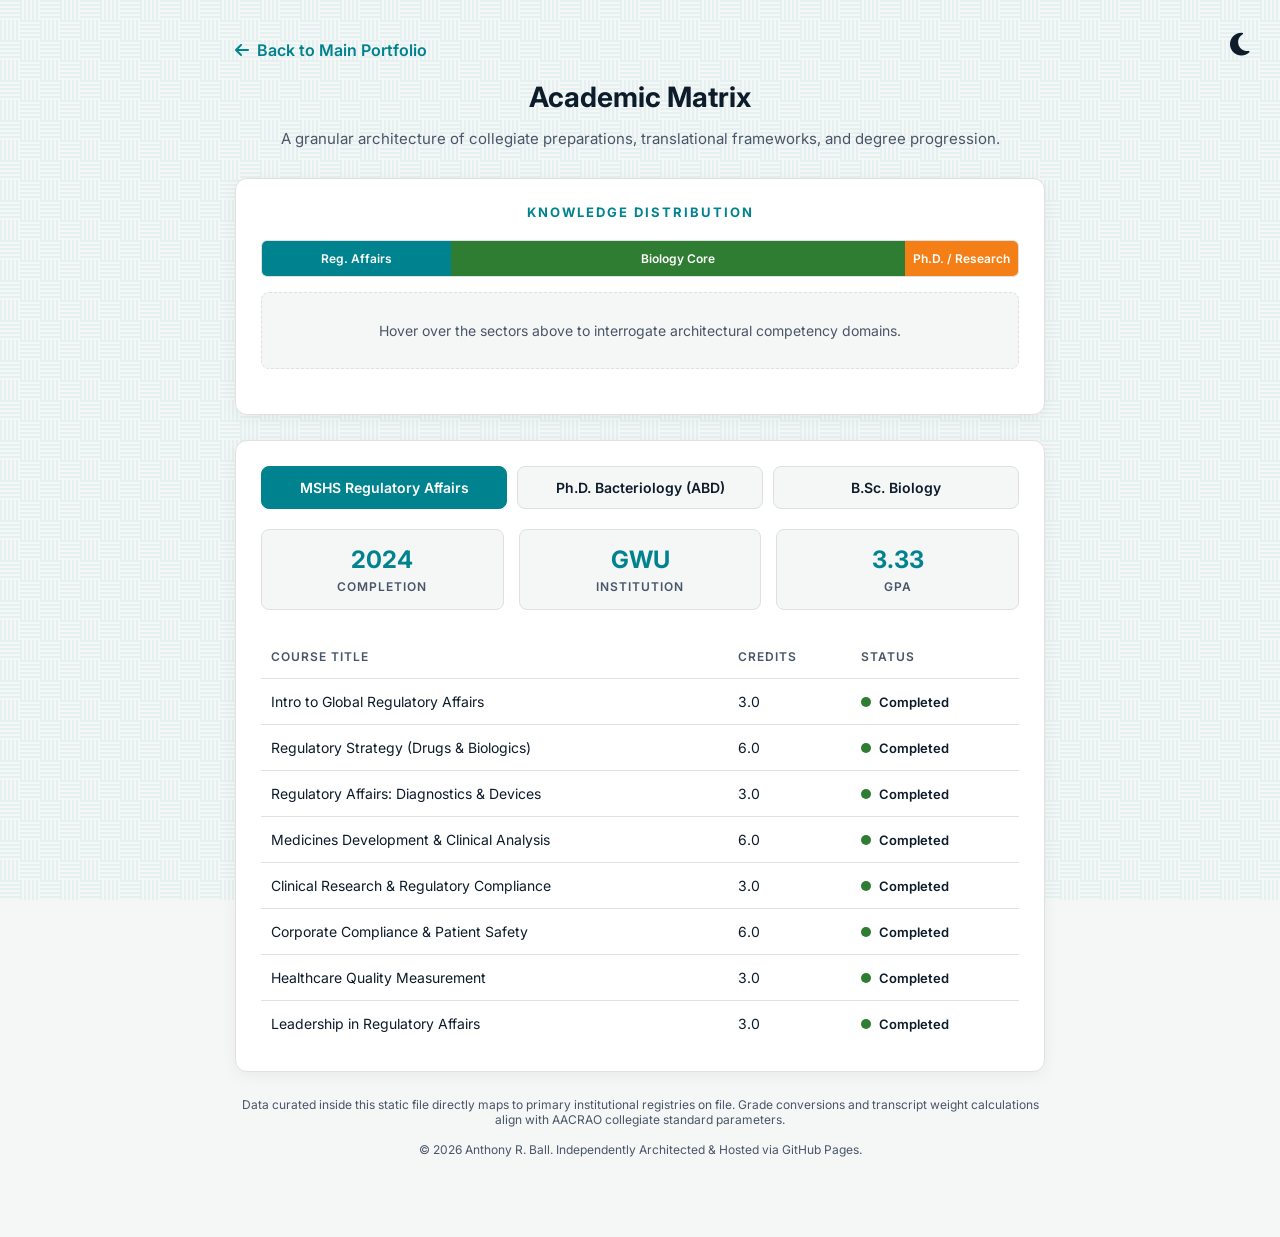
<file: academic-matrix.html>
<!DOCTYPE html>
<html lang="en">
<head>
    <meta charset="UTF-8">
    <meta name="viewport" content="width=device-width, initial-scale=1.0">
    <title>Academic Matrix | Anthony R. Ball</title>
    <meta name="description" content="Academic preparations, transcripts, and degree architecture for Anthony R. Ball.">
    
    <meta name="keywords" content="Anthony R. Ball, Ball, A, ARBALL, Microbiologist, Regulatory Affairs, Translational Science, Antimicrobial Drug Discovery, FDA 510(k) SME, Preclinical Research, ISO 13485, Medical Device Commercialization, BioCellR8, Executive Leadership, UVGI, microbial biofilms, multidrug efflux pumps, efflux pump inhibitors, natural product chemistry, medicinal chemistry, Photochemistry, Photobiology, ultraviolet germicidal irradiation, inventor, optics, Gama Therapeutics, Gliese 623B, Northeastern University, Antimicrobial Discovery Center, Wellman Center for Photomedicine, MGH/Harvard, Mendon, Boston, life sciences, medtech, life science entrepreneur, Massachusetts Medical Device Development Center, M2D2, Umass Lowell, 110 Canal St, GLP, Good Laboratory Practice, ISO/IEC 17025, 21 CFR Part 58, 21 CFR Part 11, IND/IDE, Quality Management Systems, Caenorhabditis elegans, High-throughput screening">

    <link href="https://fonts.googleapis.com/css2?family=Inter:wght@400;600;700&display=swap" rel="stylesheet">
    <link rel="stylesheet" href="https://cdnjs.cloudflare.com/ajax/libs/font-awesome/6.5.1/css/all.min.css">

    <script async src="https://www.googletagmanager.com/gtag/js?id=G-XXXXXXXXXX"></script>
    <script>
      window.dataLayer = window.dataLayer || [];
      function gtag(){dataLayer.push(arguments);}
      gtag('js', new Date());
      gtag('config', 'G-XXXXXXXXXX'); 
    </script>

    <style>
        /* LIGHT MODE VARIABLES */
        :root {
            --bg-color: #f4f7f6;        
            --text-main: #0d1b2a;       
            --text-muted: #4a5568;
            --card-bg: #ffffff;         
            --btn-bg: #f4f7f6;          
            --btn-text: #0d1b2a;        
            --btn-hover: #00838f;       
            --btn-hover-text: #ffffff;  
            --accent-color: #00838f;    
            --border-color: #e0e0e0;
            --shadow: 0 4px 15px rgba(0,0,0,0.05);
            
            /* Status Dot Colors */
            --dot-complete: #2e7d32;
            --dot-progress: #f57f17;
            --dot-waived: #1565c0;
        }

        /* DARK MODE VARIABLES */
        body.dark-mode {
            --bg-color: #121212;        
            --text-main: #e0e0e0;       
            --text-muted: #a0aec0;
            --card-bg: #1e1e1e;         
            --btn-bg: #2d2d2d;          
            --btn-text: #e0e0e0;        
            --btn-hover: #00acc1;       
            --btn-hover-text: #121212;  
            --accent-color: #00acc1;    
            --border-color: #333333;
            --shadow: 0 4px 15px rgba(0,0,0,0.3);

            /* Muted Status Dot Colors for Dark Mode */
            --dot-complete: #4caf50;
            --dot-progress: #ffb300;
            --dot-waived: #4fc3f7;
        }

        /* CORE PAGE STRUCTURE */
        body {
            margin: 0;
            padding: 0;
            font-family: 'Inter', sans-serif;
            background-color: var(--bg-color);
            color: var(--text-main);
            display: flex;
            flex-direction: column;
            align-items: center; 
            transition: background-color 0.4s ease, color 0.4s ease;
        }

        /* WHATSAPP-STYLE BACKGROUND OVERLAY */
        body::before {
            content: "";
            position: fixed;
            top: 0;
            left: 0;
            width: 100vw;
            height: 100vh;
            background-image: url("data:image/svg+xml,%3Csvg width='40' height='40' viewBox='0 0 40 40' xmlns='http://www.w3.org/2000/svg'%3E%3Cpath d='M20 20.5V18H0v-2h20v-2H0v-2h20v-2H0V8h20V6H0V4h20V2H0V0h22v20h2V0h2v20h2V0h2v20h2V0h2v20h2V0h2v20h2v2H20v-1.5zM0 20h2v20H0V20zm4 0h2v20H4V20zm4 0h2v20H8V20zm4 0h2v20h-2V20zm4 0h2v20h-2V20zm4 4h20v2H20v-2zm0 4h20v2H20v-2zm0 4h20v2H20v-2zm0 4h20v2H20v-2z' fill='%2300838f' fill-opacity='0.4' fill-rule='evenodd'/%3E%3C/svg%3E");
            opacity: 0.15; 
            z-index: -1; 
            pointer-events: none; 
            transition: opacity 0.4s ease;
        }

        body.dark-mode::before { opacity: 0.05; }

        .container {
            width: 100%;
            max-width: 850px; 
            padding: 40px 20px;
            box-sizing: border-box; 
        }

        /* DARK MODE TOGGLE BUTTON */
        .theme-toggle {
            position: absolute;
            top: 20px;
            right: 20px;
            background: none;
            border: none;
            color: var(--text-main);
            font-size: 26px;
            cursor: pointer;
            z-index: 1000; 
            transition: transform 0.3s ease;
            padding: 10px;
        }
        .theme-toggle:hover { transform: scale(1.15); }

        /* BACK BUTTON */
        .back-btn {
            display: inline-flex;
            align-items: center;
            text-decoration: none;
            color: var(--accent-color);
            font-weight: 600;
            margin-bottom: 20px;
            transition: color 0.3s ease;
        }
        .back-btn i { margin-right: 8px; }
        .back-btn:hover { color: var(--text-main); }

        /* HEADER STYLES */
        .page-title {
            font-size: 28px;
            font-weight: 700;
            margin: 0 0 10px 0;
            color: var(--text-main);
            text-align: center;
        }
        .page-subtitle {
            font-size: 15px;
            color: var(--text-muted);
            text-align: center;
            margin-bottom: 30px;
        }

        /* SECTION CARD */
        .section-card {
            background-color: var(--card-bg);
            border-radius: 12px;
            padding: 25px;
            margin-bottom: 25px;
            box-shadow: var(--shadow);
            border: 1px solid var(--border-color);
            box-sizing: border-box;
            transition: background-color 0.4s ease, border-color 0.4s ease;
        }

        .section-title {
            font-size: 13px;
            text-transform: uppercase;
            letter-spacing: 2px;
            color: var(--accent-color);
            margin: 0 0 20px 0;
            font-weight: 700;
            text-align: center;
        }

        /* INTERACTIVE VISUALIZER */
        .visualizer-container {
            display: flex;
            flex-direction: column;
            gap: 15px;
            margin-bottom: 20px;
        }
        .vis-bar {
            display: flex;
            height: 35px;
            border-radius: 6px;
            overflow: hidden;
            background-color: var(--btn-bg);
            border: 1px solid var(--border-color);
            cursor: pointer;
        }
        .vis-segment {
            height: 100%;
            display: flex;
            align-items: center;
            justify-content: center;
            color: #fff;
            font-weight: 600;
            font-size: 12px;
            transition: opacity 0.3s ease;
        }
        .vis-segment:hover { opacity: 0.8; }
        
        /* Bar Segments proportional to transcript weight */
        .seg-reg { background-color: var(--accent-color); width: 25%; }
        .seg-bio { background-color: var(--dot-complete); width: 60%; }
        .seg-phd { background-color: var(--dot-progress); width: 15%; }

        .vis-details {
            padding: 15px;
            border: 1px dashed var(--border-color);
            border-radius: 8px;
            background-color: var(--btn-bg);
            color: var(--text-muted);
            font-size: 14px;
            text-align: center;
            min-height: 45px;
            display: flex;
            align-items: center;
            justify-content: center;
            transition: all 0.3s ease;
        }

        /* TAB BUTTONS */
        .tab-controls {
            display: flex;
            gap: 10px;
            margin-bottom: 20px;
            flex-wrap: wrap;
            justify-content: center;
        }
        .tab-btn {
            padding: 12px 20px;
            background-color: var(--btn-bg);
            color: var(--text-main);
            border: 1px solid var(--border-color);
            border-radius: 8px;
            cursor: pointer;
            font-weight: 600;
            font-size: 14px;
            font-family: 'Inter', sans-serif;
            transition: all 0.3s ease;
            flex: 1;
            min-width: 200px;
        }
        .tab-btn:hover {
            border-color: var(--accent-color);
            transform: translateY(-2px);
            box-shadow: 0 4px 10px rgba(0,0,0,0.05);
        }
        .tab-btn.active {
            background-color: var(--accent-color);
            color: #ffffff;
            border-color: var(--accent-color);
        }

        /* TABLE STYLING */
        .tab-content { display: none; animation: fadeIn 0.4s ease; }
        .tab-content.active { display: block; }
        
        .matrix-table {
            width: 100%;
            border-collapse: collapse;
            font-size: 14px;
            text-align: left;
        }
        .matrix-table th, .matrix-table td {
            padding: 14px 10px;
            border-bottom: 1px solid var(--border-color);
        }
        .matrix-table th {
            color: var(--text-muted);
            font-size: 12px;
            text-transform: uppercase;
            letter-spacing: 1px;
            font-weight: 600;
        }
        .matrix-table tr:last-child td { border-bottom: none; }
        .matrix-table tbody tr:hover { background-color: var(--btn-bg); }

        /* STATUS DOTS */
        .status-dot {
            display: inline-block;
            width: 10px;
            height: 10px;
            border-radius: 50%;
            margin-right: 8px;
        }
        .dot-green { background-color: var(--dot-complete); }
        .dot-orange { background-color: var(--dot-progress); }
        .dot-blue { background-color: var(--dot-waived); }
        
        .status-text {
            display: flex;
            align-items: center;
            font-weight: 600;
            font-size: 13px;
        }

        /* STAT SUMMARY BOXES */
        .stat-grid {
            display: flex;
            gap: 15px;
            margin-bottom: 25px;
        }
        .stat-box {
            flex: 1;
            background-color: var(--btn-bg);
            border: 1px solid var(--border-color);
            border-radius: 8px;
            padding: 15px;
            text-align: center;
        }
        .stat-box h3 { margin: 0; font-size: 24px; color: var(--accent-color); }
        .stat-box p { margin: 5px 0 0 0; font-size: 12px; color: var(--text-muted); text-transform: uppercase; letter-spacing: 1px; font-weight: 600; }

        .footer { margin-top: 20px; font-size: 12px; color: var(--text-muted); text-align: center; margin-bottom: 40px;}

        @keyframes fadeIn { from { opacity: 0; transform: translateY(10px); } to { opacity: 1; transform: translateY(0); } }
        @keyframes fadeUp { 0% { opacity: 0; transform: translateY(20px); } 100% { opacity: 1; transform: translateY(0); } }
        .animate-in { opacity: 0; animation: fadeUp 0.8s ease forwards; }
        .delay-1 { animation-delay: 0.1s; }
        .delay-2 { animation-delay: 0.2s; }
        .delay-3 { animation-delay: 0.3s; }
    </style>
</head>
<body>

    <button class="theme-toggle" id="themeBtn" aria-label="Toggle Dark Mode">
        <i class="fa-solid fa-moon"></i>
    </button>

    <div class="container">
        
        <a href="index.html" class="back-btn animate-in delay-1">
            <i class="fa-solid fa-arrow-left"></i> Back to Main Portfolio
        </a>

        <div class="animate-in delay-1">
            <h1 class="page-title">Academic Matrix</h1>
            <p class="page-subtitle">A granular architecture of collegiate preparations, translational frameworks, and degree progression.</p>
        </div>

        <div class="section-card animate-in delay-2">
            <div class="section-title">Knowledge Distribution</div>
            
            <div class="visualizer-container">
                <div class="vis-bar">
                    <div class="vis-segment seg-reg" onmouseover="showDetails('Regulatory Affairs & Leadership (MSHS) - 36 Credits. Focus on global compliance, FDA frameworks, and device validations.', 'var(--accent-color)')" onmouseout="clearDetails()">Reg. Affairs</div>
                    <div class="vis-segment seg-bio" onmouseover="showDetails('Biological Sciences (B.Sc.) - 141 Credits. Focus on foundational life sciences, organic chemistry, and microbiology.', 'var(--dot-complete)')" onmouseout="clearDetails()">Biology Core</div>
                    <div class="vis-segment seg-phd" onmouseover="showDetails('Molecular Biology/Bacteriology (Ph.D. prep) - Focus on high-throughput drug discovery, in vivo models, and pathogen virulence.', 'var(--dot-progress)')" onmouseout="clearDetails()">Ph.D. / Research</div>
                </div>
                <div class="vis-details" id="chart-details">
                    Hover over the sectors above to interrogate architectural competency domains.
                </div>
            </div>
        </div>

        <div class="section-card animate-in delay-3">
            
            <div class="tab-controls">
                <button class="tab-btn active" onclick="switchTab('tab-mshs', this)">MSHS Regulatory Affairs</button>
                <button class="tab-btn" onclick="switchTab('tab-phd', this)">Ph.D. Bacteriology (ABD)</button>
                <button class="tab-btn" onclick="switchTab('tab-bs', this)">B.Sc. Biology</button>
            </div>

            <div id="tab-mshs" class="tab-content active">
                <div class="stat-grid">
                    <div class="stat-box"><h3>2024</h3><p>Completion</p></div>
                    <div class="stat-box"><h3>GWU</h3><p>Institution</p></div>
                    <div class="stat-box"><h3>3.33</h3><p>GPA</p></div>
                </div>
                <div style="overflow-x: auto;">
                    <table class="matrix-table">
                        <thead>
                            <tr>
                                <th>Course Title</th>
                                <th>Credits</th>
                                <th>Status</th>
                            </tr>
                        </thead>
                        <tbody>
                            <tr>
                                <td>Intro to Global Regulatory Affairs</td>
                                <td>3.0</td>
                                <td><span class="status-text"><span class="status-dot dot-green"></span> Completed</span></td>
                            </tr>
                            <tr>
                                <td>Regulatory Strategy (Drugs & Biologics)</td>
                                <td>6.0</td>
                                <td><span class="status-text"><span class="status-dot dot-green"></span> Completed</span></td>
                            </tr>
                            <tr>
                                <td>Regulatory Affairs: Diagnostics & Devices</td>
                                <td>3.0</td>
                                <td><span class="status-text"><span class="status-dot dot-green"></span> Completed</span></td>
                            </tr>
                            <tr>
                                <td>Medicines Development & Clinical Analysis</td>
                                <td>6.0</td>
                                <td><span class="status-text"><span class="status-dot dot-green"></span> Completed</span></td>
                            </tr>
                            <tr>
                                <td>Clinical Research & Regulatory Compliance</td>
                                <td>3.0</td>
                                <td><span class="status-text"><span class="status-dot dot-green"></span> Completed</span></td>
                            </tr>
                            <tr>
                                <td>Corporate Compliance & Patient Safety</td>
                                <td>6.0</td>
                                <td><span class="status-text"><span class="status-dot dot-green"></span> Completed</span></td>
                            </tr>
                            <tr>
                                <td>Healthcare Quality Measurement</td>
                                <td>3.0</td>
                                <td><span class="status-text"><span class="status-dot dot-green"></span> Completed</span></td>
                            </tr>
                            <tr>
                                <td>Leadership in Regulatory Affairs</td>
                                <td>3.0</td>
                                <td><span class="status-text"><span class="status-dot dot-green"></span> Completed</span></td>
                            </tr>
                        </tbody>
                    </table>
                </div>
            </div>

            <div id="tab-phd" class="tab-content">
                <div class="stat-grid">
                    <div class="stat-box"><h3>ABD</h3><p>Status</p></div>
                    <div class="stat-box"><h3>Northeastern</h3><p>Institution</p></div>
                    <div class="stat-box"><h3>Micro</h3><p>Focus</p></div>
                </div>
                <div style="overflow-x: auto;">
                    <table class="matrix-table">
                        <thead>
                            <tr>
                                <th>Course Title</th>
                                <th>Credits</th>
                                <th>Status</th>
                            </tr>
                        </thead>
                        <tbody>
                            <tr>
                                <td>Molecular Cell Biology I & II</td>
                                <td>8.0</td>
                                <td><span class="status-text"><span class="status-dot dot-green"></span> Completed</span></td>
                            </tr>
                            <tr>
                                <td>Principles of Microbiology</td>
                                <td>4.0</td>
                                <td><span class="status-text"><span class="status-dot dot-green"></span> Completed</span></td>
                            </tr>
                            <tr>
                                <td>Ethics in Biological Research</td>
                                <td>2.0</td>
                                <td><span class="status-text"><span class="status-dot dot-green"></span> Completed</span></td>
                            </tr>
                            <tr>
                                <td>Graduate Seminar & Biological Colloquium</td>
                                <td>3.0</td>
                                <td><span class="status-text"><span class="status-dot dot-green"></span> Completed</span></td>
                            </tr>
                            <tr>
                                <td>Independent Research (Microbiology)</td>
                                <td>4.0</td>
                                <td><span class="status-text"><span class="status-dot dot-green"></span> Completed</span></td>
                            </tr>
                            <tr>
                                <td>Doctoral Dissertation Research</td>
                                <td>10.0+</td>
                                <td><span class="status-text"><span class="status-dot dot-orange"></span> In Progress (ABD)</span></td>
                            </tr>
                        </tbody>
                    </table>
                </div>
            </div>

            <div id="tab-bs" class="tab-content">
                <div class="stat-grid">
                    <div class="stat-box"><h3>2004</h3><p>Completion</p></div>
                    <div class="stat-box"><h3>Northeastern</h3><p>Institution</p></div>
                    <div class="stat-box"><h3>141</h3><p>Credits</p></div>
                </div>
                <div style="overflow-x: auto;">
                    <table class="matrix-table">
                        <thead>
                            <tr>
                                <th>Course Category / Title</th>
                                <th>Credits</th>
                                <th>Status</th>
                            </tr>
                        </thead>
                        <tbody>
                            <tr>
                                <td>General Biology & Genetics</td>
                                <td>12.0+</td>
                                <td><span class="status-text"><span class="status-dot dot-green"></span> Completed</span></td>
                            </tr>
                            <tr>
                                <td>General & Organic Chemistry (w/ Labs)</td>
                                <td>20.0+</td>
                                <td><span class="status-text"><span class="status-dot dot-green"></span> Completed</span></td>
                            </tr>
                            <tr>
                                <td>Biochemistry & Microbiology</td>
                                <td>8.0+</td>
                                <td><span class="status-text"><span class="status-dot dot-green"></span> Completed</span></td>
                            </tr>
                            <tr>
                                <td>Calculus & Physics for Life Sciences</td>
                                <td>16.0+</td>
                                <td><span class="status-text"><span class="status-dot dot-green"></span> Completed</span></td>
                            </tr>
                            <tr>
                                <td>Minor: History (Western Civ, US Hist)</td>
                                <td>20.0+</td>
                                <td><span class="status-text"><span class="status-dot dot-green"></span> Completed</span></td>
                            </tr>
                        </tbody>
                    </table>
                </div>
            </div>

        </div>

        <div class="footer animate-in delay-3">
            Data curated inside this static file directly maps to primary institutional registries on file. Grade conversions and transcript weight calculations align with AACRAO collegiate standard parameters.<br><br>
            &copy; 2026 Anthony R. Ball. Independently Architected & Hosted via GitHub Pages.
        </div>

    </div>

    <script>
        // --- TAB LOGIC ---
        function switchTab(tabId, btnElement) {
            const contents = document.querySelectorAll('.tab-content');
            contents.forEach(content => content.classList.remove('active'));
            
            const buttons = document.querySelectorAll('.tab-btn');
            buttons.forEach(btn => btn.classList.remove('active'));
            
            document.getElementById(tabId).classList.add('active');
            btnElement.classList.add('active');
        }

        // --- HOVER VISUALIZER LOGIC ---
        function showDetails(text, borderColor) {
            const detailsBox = document.getElementById('chart-details');
            detailsBox.innerText = text;
            detailsBox.style.borderStyle = 'solid';
            detailsBox.style.borderColor = borderColor;
            detailsBox.style.color = 'var(--text-main)';
        }

        function clearDetails() {
            const detailsBox = document.getElementById('chart-details');
            detailsBox.innerText = 'Hover over the sectors above to interrogate architectural competency domains.';
            detailsBox.style.borderStyle = 'dashed';
            detailsBox.style.borderColor = 'var(--border-color)';
            detailsBox.style.color = 'var(--text-muted)';
        }

        // --- DARK MODE LOGIC ---
        const themeBtn = document.getElementById('themeBtn');
        const icon = themeBtn.querySelector('i');

        themeBtn.addEventListener('click', () => {
            document.body.classList.toggle('dark-mode');
            if (document.body.classList.contains('dark-mode')) {
                icon.classList.replace('fa-moon', 'fa-sun');
            } else {
                icon.classList.replace('fa-sun', 'fa-moon');
            }
        });
    </script>

</body>
</html>
</file>
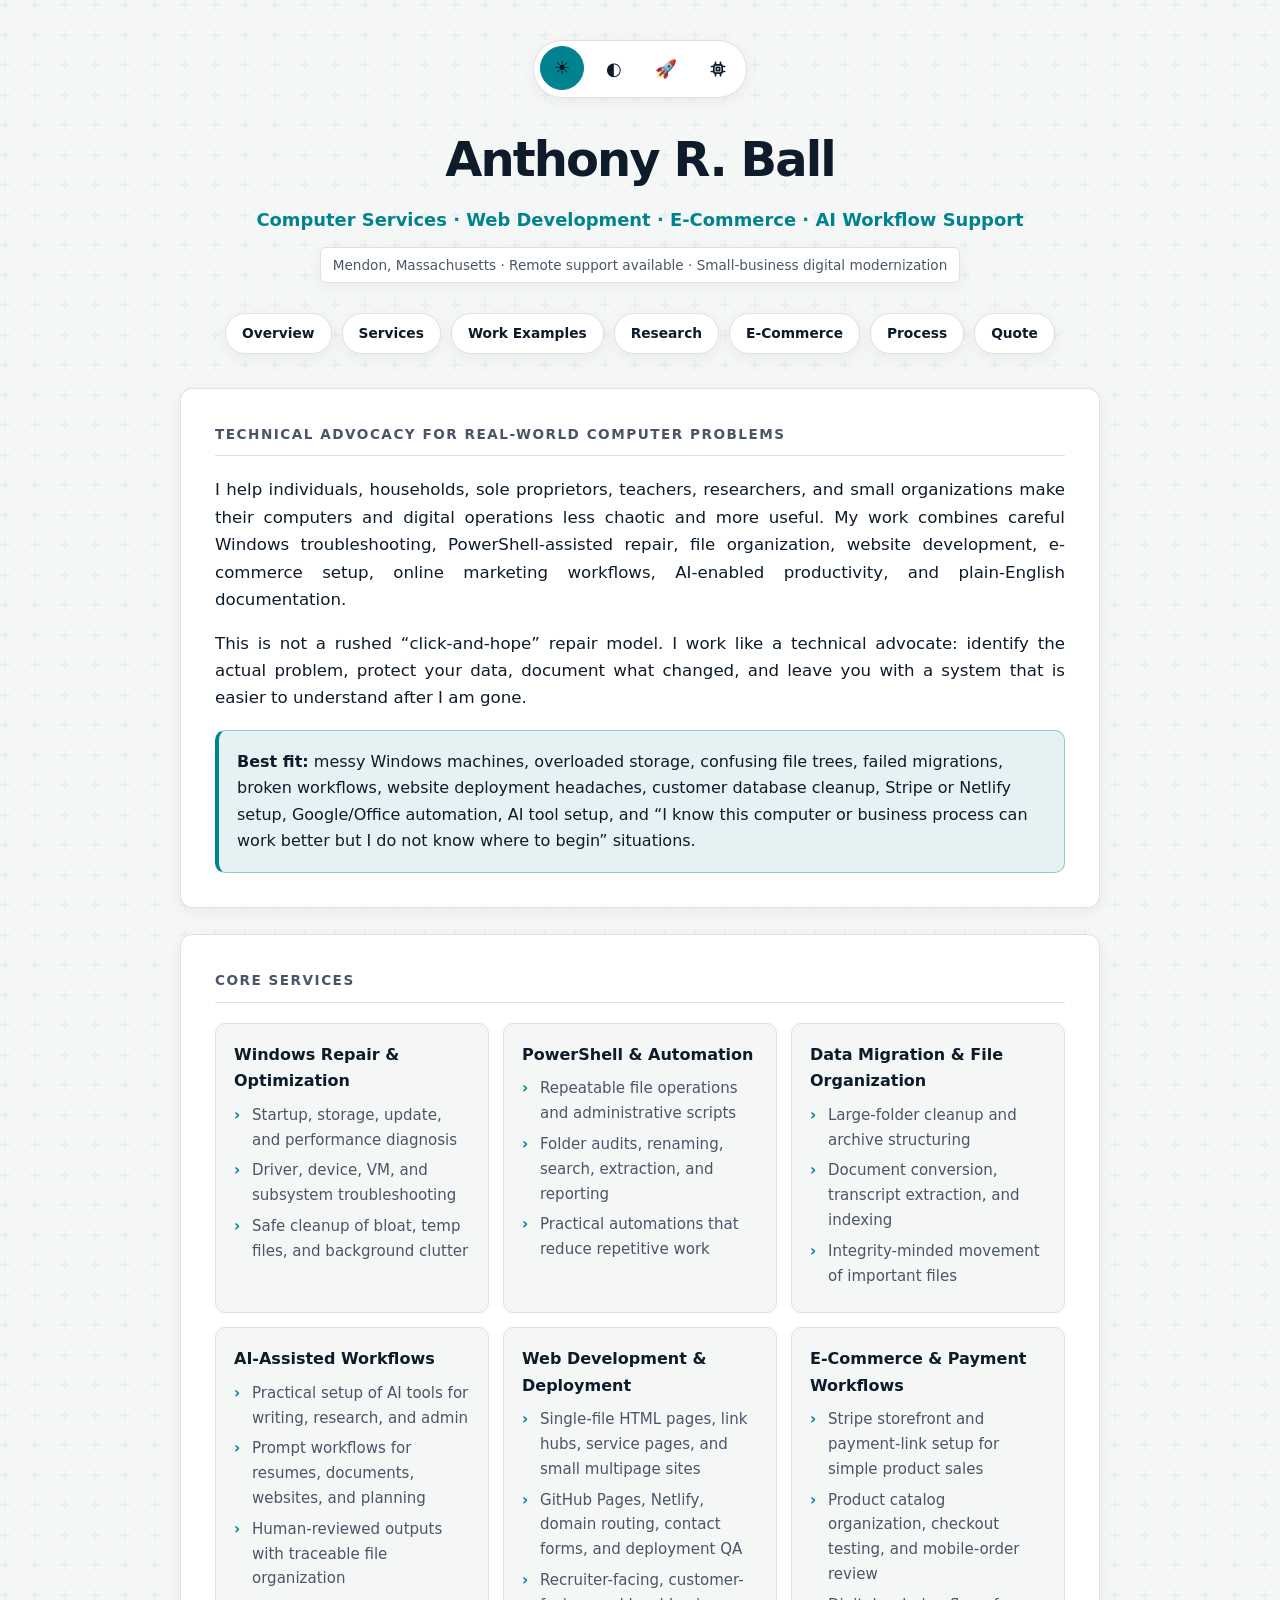
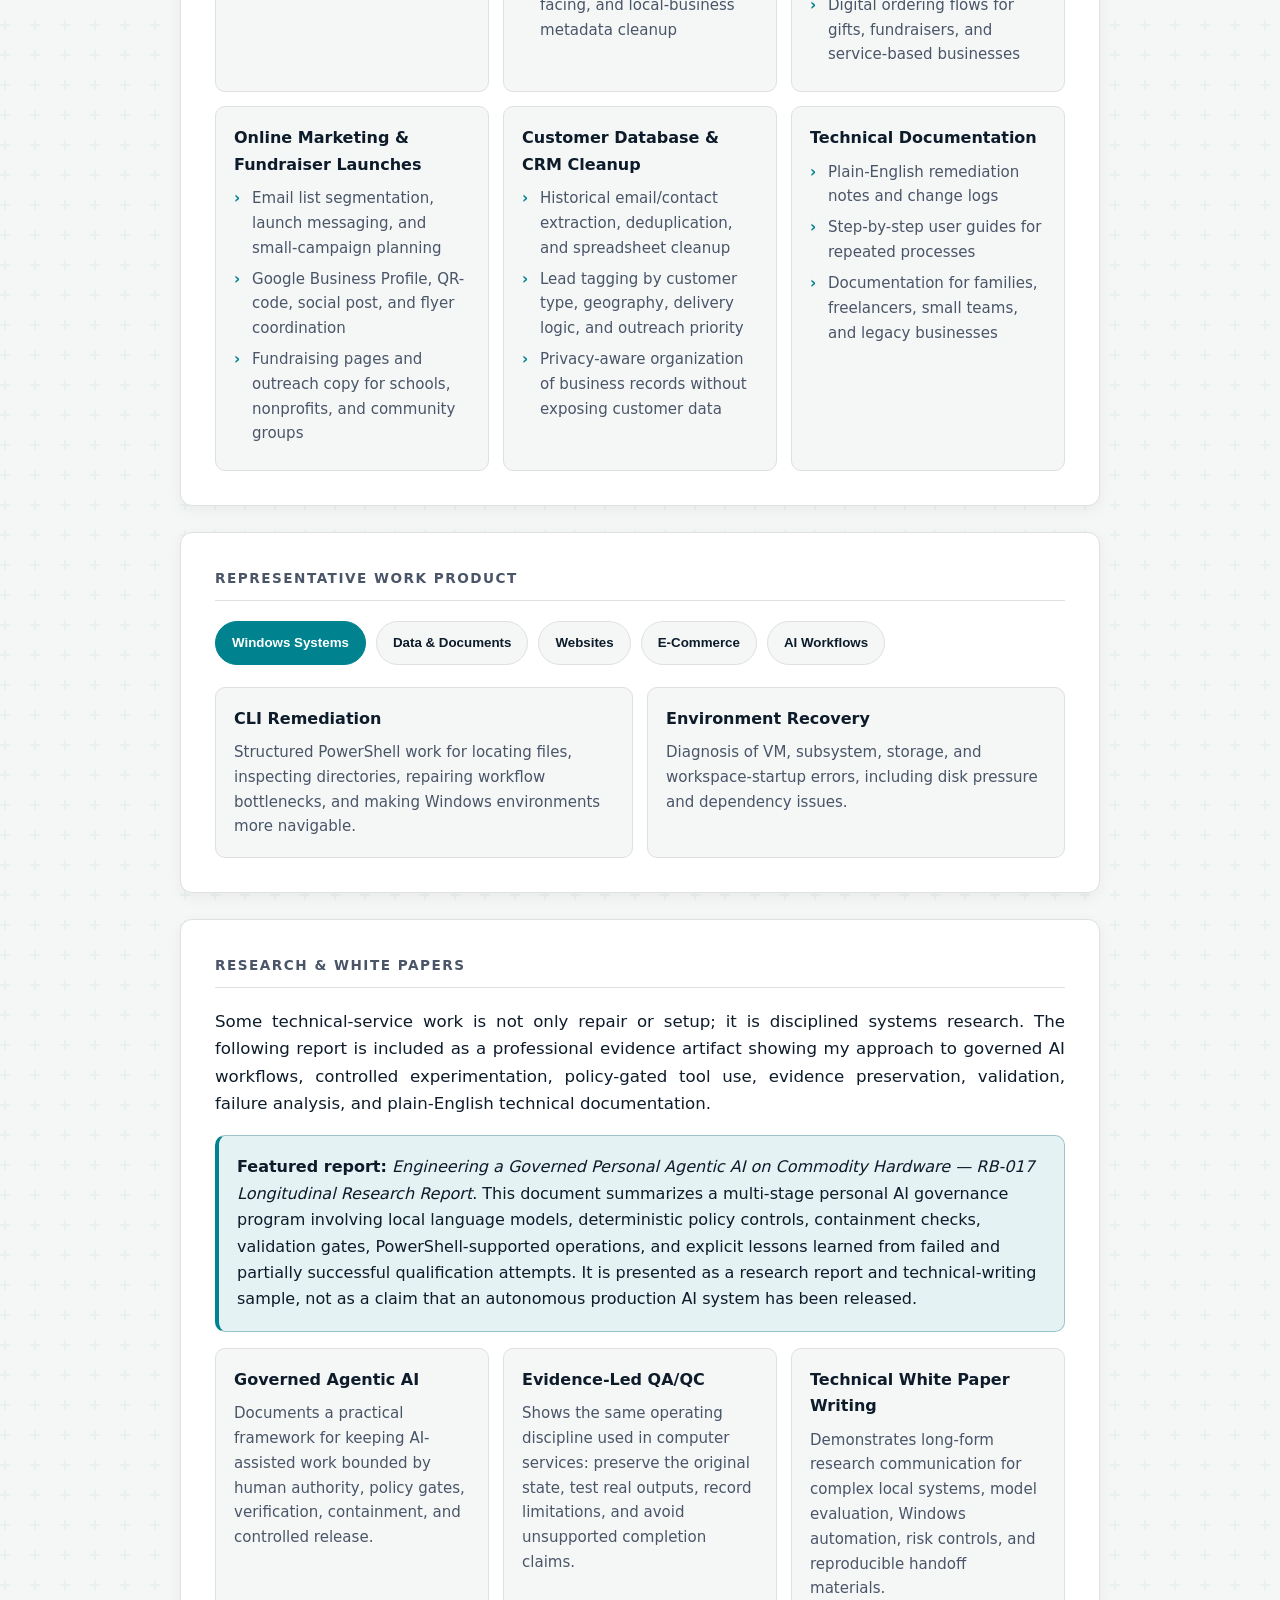
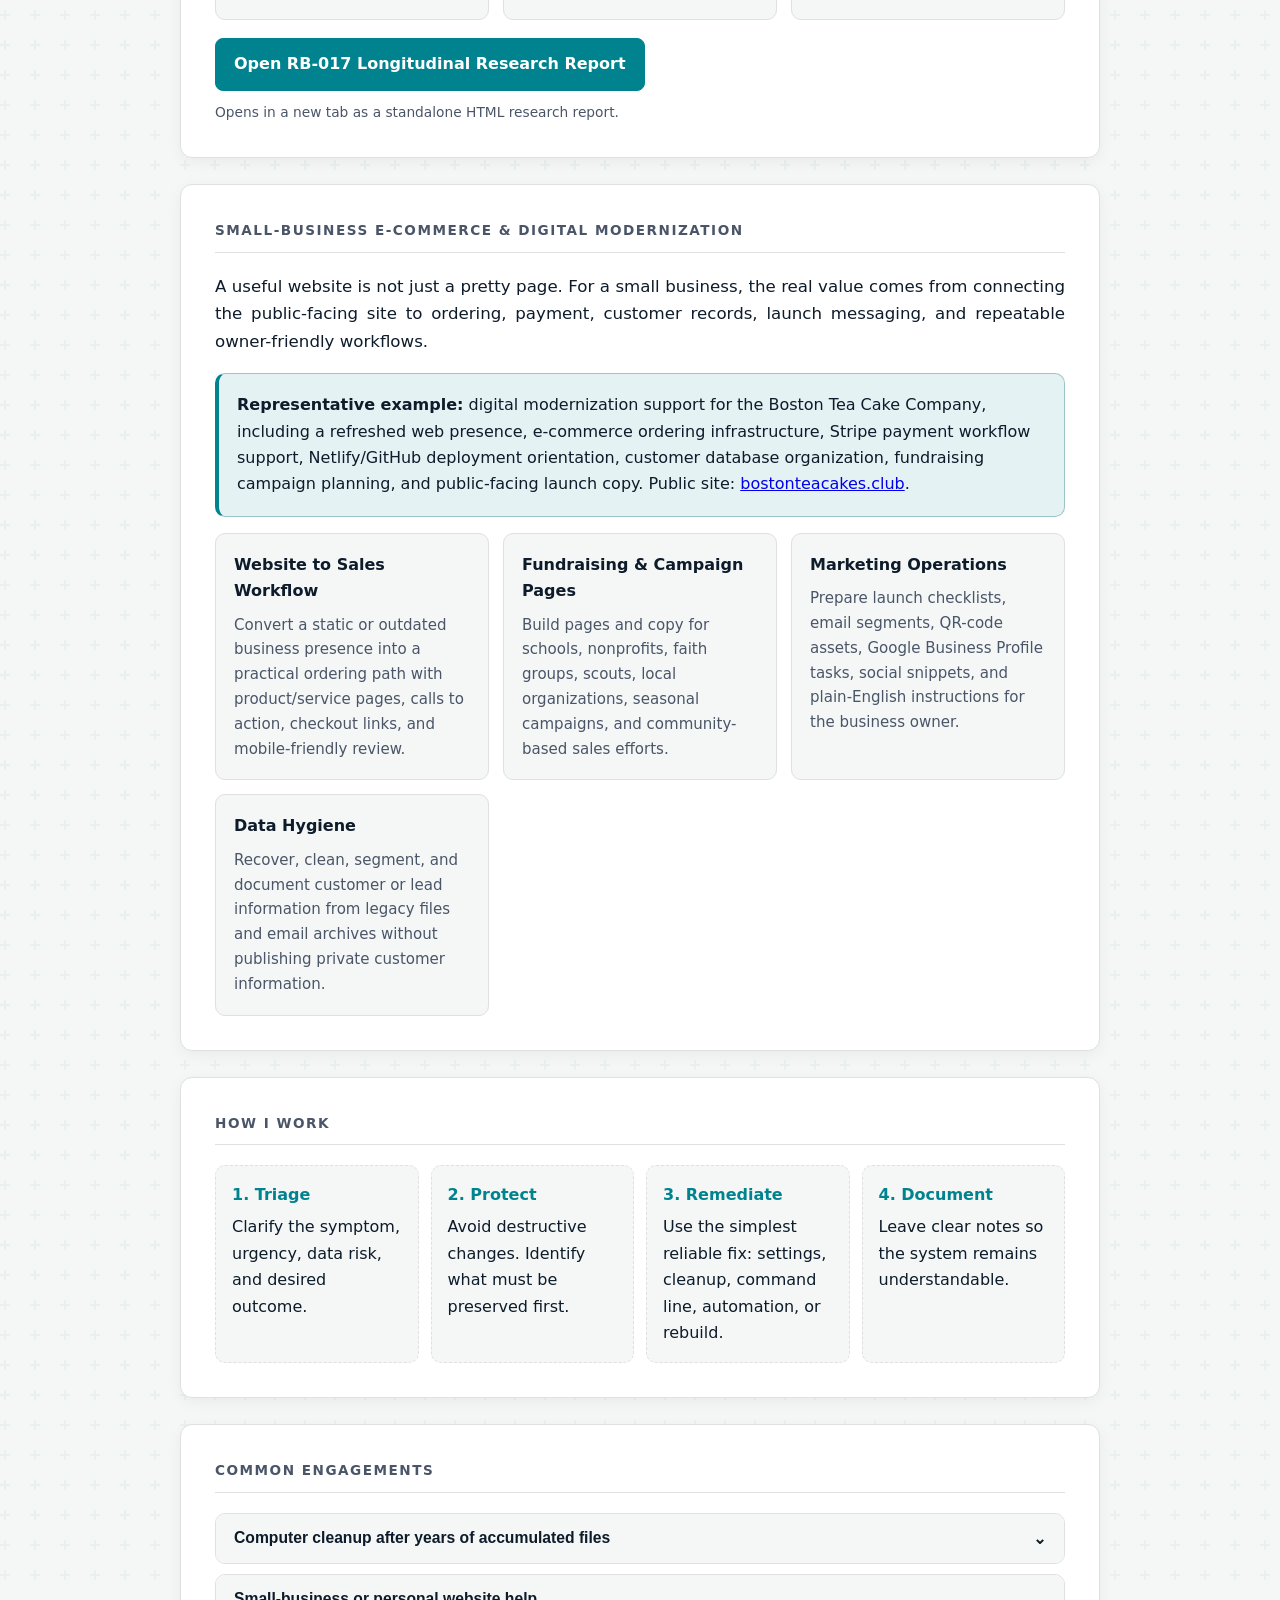
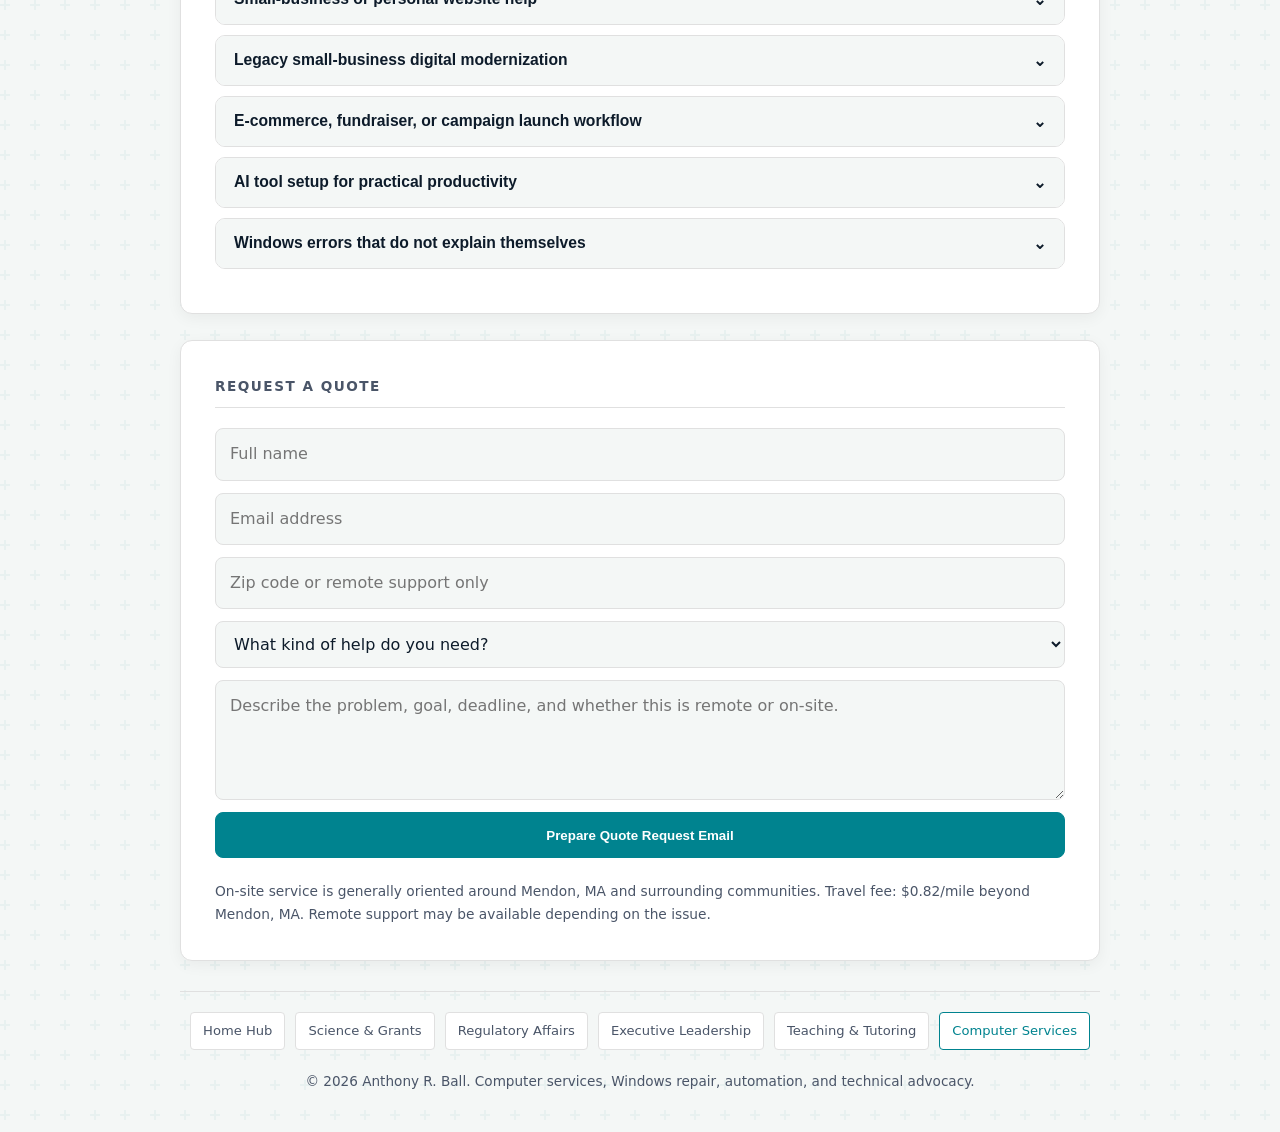
<file: computer-services-and-windows-repair.html>
<!DOCTYPE html>
<html lang="en">
<head>
    <meta charset="UTF-8">
    <meta name="viewport" content="width=device-width, initial-scale=1.0">
    <title>Computer Services, Web Development & E-Commerce Support | Anthony R. Ball | Mendon MA</title>
    <meta name="description" content="Computer services, Windows repair, web development, small-business e-commerce setup, online marketing, customer database cleanup, PowerShell automation, AI-assisted workflows, and governed personal AI research by Anthony R. Ball in Mendon, Massachusetts and remote.">
    <meta name="keywords" content="computer services Mendon MA, Windows repair Massachusetts, small business web development, e-commerce setup, online marketing support, Stripe storefront setup, GitHub Pages website help, Netlify deployment, customer database cleanup, CRM organization, fundraiser website, PowerShell automation, PC cleanup, file organization, AI workflow setup, governed personal AI, agentic AI governance, AI safety workflow, deterministic policy gate, local AI research, personal AI laboratory, AI governance white paper, remote computer support, New England computer services">
    <meta name="author" content="Anthony R. Ball">
    <meta name="robots" content="index, follow">
    <link rel="canonical" href="https://pixelpolicyuser.github.io/career-portfolio/computer-services-and-windows-repair.html">
    <meta property="og:title" content="Computer Services, Web Development & E-Commerce Support | Anthony R. Ball">
    <meta property="og:description" content="Practical Windows remediation, automation, website deployment, e-commerce setup, online marketing, customer database cleanup, AI-assisted workflow help, and governed personal AI research artifacts.">
    <meta property="og:type" content="website">
    <meta property="og:locale" content="en_US">
    <meta property="og:url" content="https://pixelpolicyuser.github.io/career-portfolio/computer-services-and-windows-repair.html">
    <meta property="og:image" content="https://pixelpolicyuser.github.io/career-portfolio/me.png">
    <meta name="twitter:card" content="summary_large_image">
    <meta name="twitter:title" content="Computer Services, Web Development & E-Commerce Support | Anthony R. Ball">
    <meta name="twitter:description" content="Windows repair, web development, e-commerce setup, online marketing, CRM cleanup, AI workflows, governed personal AI research, and practical technical support.">
    <meta name="twitter:image" content="https://pixelpolicyuser.github.io/career-portfolio/me.png">
    <style>
        :root {
            --bg-color: #f4f7f6;
            --text-main: #0d1b2a;
            --text-muted: #4a5568;
            --card-bg: #ffffff;
            --btn-bg: #f4f7f6;
            --btn-text: #0d1b2a;
            --btn-hover: #00838f;
            --btn-hover-text: #ffffff;
            --accent-color: #00838f;
            --accent-soft: rgba(0, 131, 143, 0.10);
            --border-color: #e0e0e0;
            --shadow: 0 4px 15px rgba(0,0,0,0.05);
            --bg-pattern: url("data:image/svg+xml,%3Csvg width='60' height='60' viewBox='0 0 60 60' xmlns='http://www.w3.org/2000/svg'%3E%3Cg fill='none' fill-rule='evenodd'%3E%3Cg fill='%2300838f' fill-opacity='0.05'%3E%3Cpath d='M36 34v-4h-2v4h-4v2h4v4h2v-4h4v-2h-4zm0-30V0h-2v4h-4v2h4v4h2V6h4V4h-4zM6 34v-4H4v4H0v2h4v4h2v-4h4v-2H6zM6 4V0H4v4H0v2h4v4h2V6h4V4H6z'/%3E%3C/g%3E%3C/g%3E%3C/svg%3E");
        }
        body.dark-mode {
            --bg-color: #121212;
            --text-main: #e0e0e0;
            --text-muted: #a0aab5;
            --card-bg: #1e1e1e;
            --btn-bg: #2a2a2a;
            --btn-text: #e0e0e0;
            --btn-hover: #00acc1;
            --btn-hover-text: #121212;
            --accent-color: #00acc1;
            --accent-soft: rgba(0, 172, 193, 0.12);
            --border-color: #333333;
            --shadow: 0 4px 15px rgba(0,0,0,0.3);
            --bg-pattern: url("data:image/svg+xml,%3Csvg width='60' height='60' viewBox='0 0 60 60' xmlns='http://www.w3.org/2000/svg'%3E%3Cg fill='none' fill-rule='evenodd'%3E%3Cg fill='%2300acc1' fill-opacity='0.03'%3E%3Cpath d='M36 34v-4h-2v4h-4v2h4v4h2v-4h4v-2h-4zm0-30V0h-2v4h-4v2h4v4h2V6h4V4h-4zM6 34v-4H4v4H0v2h4v4h2v-4h4v-2H6zM6 4V0H4v4H0v2h4v4h2V6h4V4H6z'/%3E%3C/g%3E%3C/g%3E%3C/svg%3E");
        }
        * { box-sizing: border-box; margin: 0; padding: 0; }
        html { scroll-behavior: smooth; }
        body {
            font-family: Inter, ui-sans-serif, system-ui, -apple-system, BlinkMacSystemFont, "Segoe UI", sans-serif;
            background-color: var(--bg-color);
            background-image: var(--bg-pattern);
            color: var(--text-main);
            line-height: 1.65;
            transition: background-color 0.3s ease, color 0.3s ease;
            display: flex;
            justify-content: center;
            padding: 40px 20px;
        }
        .container { width: 100%; max-width: 920px; }
        .theme-toggle {
            position: fixed;
            top: 20px;
            right: 20px;
            background: var(--card-bg);
            border: 1px solid var(--border-color);
            color: var(--text-main);
            width: 44px;
            height: 44px;
            border-radius: 50%;
            display: flex;
            align-items: center;
            justify-content: center;
            cursor: pointer;
            box-shadow: var(--shadow);
            transition: all 0.2s ease;
            z-index: 1000;
            font-size: 1.05rem;
        }
        .theme-toggle:hover { color: var(--accent-color); transform: translateY(-2px); }
        .hero { text-align: center; margin-bottom: 30px; }
        .hero h1 { font-size: clamp(2rem, 5vw, 3rem); font-weight: 800; margin-bottom: 6px; letter-spacing: -0.04em; }
        .hero p { font-size: 1.12rem; color: var(--accent-color); font-weight: 700; margin-bottom: 12px; }
        .location-badge {
            display: inline-block;
            background: var(--card-bg);
            border: 1px solid var(--border-color);
            padding: 6px 12px;
            border-radius: 6px;
            font-size: 0.85rem;
            color: var(--text-muted);
            box-shadow: var(--shadow);
        }
        .page-nav { display: flex; justify-content: center; gap: 10px; margin-bottom: 34px; flex-wrap: wrap; }
        .page-nav a {
            text-decoration: none;
            color: var(--text-main);
            background: var(--card-bg);
            border: 1px solid var(--border-color);
            padding: 8px 16px;
            border-radius: 20px;
            font-size: 0.86rem;
            font-weight: 700;
            box-shadow: var(--shadow);
            transition: all 0.2s ease;
        }
        .page-nav a:hover { color: var(--btn-hover-text); background: var(--accent-color); border-color: var(--accent-color); }
        .section-card {
            background: var(--card-bg);
            border: 1px solid var(--border-color);
            border-radius: 12px;
            padding: clamp(22px, 4vw, 34px);
            margin-bottom: 26px;
            box-shadow: var(--shadow);
            scroll-margin-top: 20px;
        }
        .section-title {
            font-size: 0.85rem;
            text-transform: uppercase;
            letter-spacing: 1.5px;
            color: var(--text-muted);
            margin-bottom: 20px;
            font-weight: 800;
            border-bottom: 1px solid var(--border-color);
            padding-bottom: 10px;
        }
        .lead { font-size: 1.04rem; margin-bottom: 16px; text-align: justify; }
        .highlight-box {
            background: var(--accent-soft);
            border: 1px solid color-mix(in srgb, var(--accent-color) 30%, var(--border-color));
            border-left: 4px solid var(--accent-color);
            border-radius: 10px;
            padding: 18px;
            margin-top: 18px;
        }
        .service-grid, .proof-grid, .pricing-grid {
            display: grid;
            grid-template-columns: repeat(auto-fit, minmax(230px, 1fr));
            gap: 14px;
        }
        .mini-card {
            border: 1px solid var(--border-color);
            background: var(--btn-bg);
            border-radius: 10px;
            padding: 18px;
            transition: all 0.2s ease;
        }
        .mini-card:hover { transform: translateY(-2px); border-color: var(--accent-color); box-shadow: var(--shadow); }
        .mini-card h3 { font-size: 1rem; margin-bottom: 8px; color: var(--text-main); }
        .mini-card p, .mini-card li { font-size: 0.94rem; color: var(--text-muted); }
        .mini-card ul { list-style: none; margin-top: 8px; }
        .mini-card li { margin-bottom: 6px; padding-left: 18px; position: relative; }
        .mini-card li::before { content: "›"; position: absolute; left: 0; color: var(--accent-color); font-weight: 900; }
        .workflow {
            display: grid;
            grid-template-columns: repeat(4, 1fr);
            gap: 12px;
        }
        .step { border: 1px dashed var(--border-color); border-radius: 10px; padding: 16px; background: var(--btn-bg); }
        .step strong { display: block; color: var(--accent-color); margin-bottom: 6px; }
        .tabs-nav { display: flex; gap: 10px; margin-bottom: 18px; overflow-x: auto; padding-bottom: 4px; }
        .tab-btn {
            min-height: 44px;
            padding: 8px 16px;
            background: var(--btn-bg);
            color: var(--text-main);
            border: 1px solid var(--border-color);
            border-radius: 22px;
            cursor: pointer;
            font-weight: 700;
            white-space: nowrap;
        }
        .tab-btn.active { background: var(--accent-color); color: var(--btn-hover-text); border-color: var(--accent-color); }
        .tab-content { display: none; }
        .tab-content.active { display: block; }
        .accordion-item { border: 1px solid var(--border-color); border-radius: 10px; margin-bottom: 10px; overflow: hidden; }
        .accordion-header {
            width: 100%;
            background: var(--btn-bg);
            color: var(--text-main);
            padding: 15px 18px;
            cursor: pointer;
            font-weight: 800;
            display: flex;
            justify-content: space-between;
            align-items: center;
            border: 0;
            text-align: left;
            font-size: 0.98rem;
        }
        .accordion-content { display: none; padding: 18px; border-top: 1px solid var(--border-color); color: var(--text-muted); }
        .accordion-content.open { display: block; }
        .quote-form { display: grid; gap: 12px; }
        input, textarea, select {
            width: 100%;
            min-height: 44px;
            padding: 12px 14px;
            border: 1px solid var(--border-color);
            border-radius: 8px;
            background: var(--btn-bg);
            color: var(--text-main);
            font: inherit;
        }
        textarea { min-height: 120px; resize: vertical; }
        .primary-btn {
            display: inline-flex;
            align-items: center;
            justify-content: center;
            min-height: 46px;
            padding: 12px 18px;
            border-radius: 8px;
            border: 1px solid var(--accent-color);
            background: var(--accent-color);
            color: var(--btn-hover-text);
            text-decoration: none;
            font-weight: 800;
            cursor: pointer;
            transition: all 0.2s ease;
        }
        .primary-btn:hover { transform: translateY(-2px); box-shadow: 0 8px 18px rgba(0, 131, 143, 0.22); }
        .fine-print { font-size: 0.86rem; color: var(--text-muted); margin-top: 10px; }
        .suite-nav { display: flex; flex-wrap: wrap; gap: 10px; justify-content: center; margin-top: 30px; padding-top: 20px; border-top: 1px solid var(--border-color); }
        .suite-link { font-size: 0.82rem; color: var(--text-muted); text-decoration: none; padding: 7px 12px; border: 1px solid var(--border-color); border-radius: 4px; background: var(--card-bg); transition: all 0.2s ease; }
        .suite-link:hover, .suite-link.active { color: var(--accent-color); border-color: var(--accent-color); }
        .footer { text-align: center; font-size: 0.85rem; color: var(--text-muted); margin-top: 20px; }
        @media (max-width: 760px) {
            body { padding: 28px 14px; }
            .workflow { grid-template-columns: 1fr; }
            .theme-toggle { position: absolute; }
            .lead { text-align: left; }
        }
        @media print {
            body { display: block; padding: 0; background: #fff; color: #000; }
            .theme-toggle, .page-nav, .quote-form, .suite-nav { display: none; }
            .section-card { box-shadow: none; break-inside: avoid; }
        }
        /* --- SITE-WIDE DISPLAY MODES: LIGHT / DARK / COSMIC / CYBERPUNK --- */
        body.cosmic-mode {
            --bg-color: #07111f;
            --text-main: #e8fbff;
            --text-muted: #a7d9e5;
            --card-bg: rgba(11, 27, 46, 0.78);
            --btn-bg: rgba(8, 21, 38, 0.88);
            --btn-text: #e8fbff;
            --btn-hover: #00e5ff;
            --btn-hover-text: #06101f;
            --accent-color: #00e5ff;
            --accent-soft: rgba(0, 229, 255, 0.16);
            --border-color: rgba(0, 229, 255, 0.34);
            --shadow: 0 0 24px rgba(0, 229, 255, 0.12), 0 16px 42px rgba(0,0,0,0.35);
            --bg-pattern:
                radial-gradient(circle at 20% 20%, rgba(0, 229, 255, 0.16), transparent 32%),
                radial-gradient(circle at 80% 10%, rgba(120, 89, 255, 0.16), transparent 28%),
                linear-gradient(rgba(0, 229, 255, 0.035) 1px, transparent 1px),
                linear-gradient(90deg, rgba(0, 229, 255, 0.035) 1px, transparent 1px);
        }
        body.cyberpunk-mode {
            --bg-color: #050805;
            --text-main: #d8ffd2;
            --text-muted: #89d982;
            --card-bg: rgba(9, 18, 9, 0.92);
            --btn-bg: #0c160c;
            --btn-text: #39ff14;
            --btn-hover: #39ff14;
            --btn-hover-text: #050805;
            --accent-color: #39ff14;
            --accent-soft: rgba(57, 255, 20, 0.12);
            --border-color: rgba(57, 255, 20, 0.35);
            --shadow: 0 0 16px rgba(57, 255, 20, 0.12), 0 12px 34px rgba(0,0,0,0.45);
            --bg-pattern:
                linear-gradient(rgba(57, 255, 20, 0.045) 1px, transparent 1px),
                linear-gradient(90deg, rgba(57, 255, 20, 0.035) 1px, transparent 1px);
        }
        body.cosmic-mode,
        body.cyberpunk-mode {
            background-color: var(--bg-color);
            background-image: var(--bg-pattern);
            background-size: auto, auto, 42px 42px, 42px 42px;
        }
        body.cyberpunk-mode {
            font-family: Consolas, "Courier New", monospace;
            background-size: 18px 18px, 18px 18px;
        }
        .theme-toggle { display: none !important; }
        .mode-switcher {
            position: fixed;
            top: 20px;
            right: 20px;
            display: flex;
            gap: 8px;
            z-index: 1000;
            padding: 6px;
            border-radius: 999px;
            background: var(--card-bg);
            border: 1px solid var(--border-color);
            box-shadow: var(--shadow);
            backdrop-filter: blur(10px);
            -webkit-backdrop-filter: blur(10px);
        }
        .mode-btn {
            appearance: none;
            border: 1px solid transparent;
            background: transparent;
            color: var(--text-main);
            width: 44px;
            height: 44px;
            border-radius: 50%;
            display: flex;
            align-items: center;
            justify-content: center;
            cursor: pointer;
            font-size: 1.1rem;
            transition: all 0.2s ease;
        }
        .mode-btn:hover,
        .mode-btn.active {
            background: var(--accent-color);
            color: #06101f;
            border-color: var(--accent-color);
            transform: translateY(-1px);
        }
        .mode-btn svg {
            width: 20px;
            height: 20px;
            display: block;
            fill: none;
            stroke: currentColor;
            stroke-width: 2;
            stroke-linecap: round;
            stroke-linejoin: round;
        }
        .starfield {
            position: fixed;
            inset: 0;
            pointer-events: none;
            z-index: 1;
            overflow: hidden;
            display: none;
        }
        body.cosmic-mode .starfield { display: block; }
        .star {
            position: absolute;
            border-radius: 50%;
            background: #ffffff;
            box-shadow: 0 0 8px #ffffff;
            opacity: 0.6;
            animation: twinkle 4s infinite ease-in-out;
        }
        @keyframes twinkle {
            0%, 100% { opacity: 0.25; transform: translateY(0); }
            50% { opacity: 0.95; transform: translateY(5px); }
        }
        body.cosmic-mode .hero,
        body.cosmic-mode .section-card,
        body.cosmic-mode .suite-nav,
        body.cosmic-mode .page-nav,
        body.cosmic-mode .quote-form,
        body.cosmic-mode .card,
        body.cosmic-mode .service-card,
        body.cosmic-mode .workflow-step,
        body.cosmic-mode .tool-card {
            border-color: rgba(0, 229, 255, 0.34) !important;
            background: linear-gradient(135deg, rgba(255,255,255,0.055), rgba(255,255,255,0.015)), var(--card-bg) !important;
            backdrop-filter: blur(14px) saturate(1.15);
            -webkit-backdrop-filter: blur(14px) saturate(1.15);
            box-shadow: var(--shadow);
        }
        body.cyberpunk-mode .hero,
        body.cyberpunk-mode .section-card,
        body.cyberpunk-mode .suite-nav,
        body.cyberpunk-mode .page-nav,
        body.cyberpunk-mode .quote-form,
        body.cyberpunk-mode .card,
        body.cyberpunk-mode .service-card,
        body.cyberpunk-mode .workflow-step,
        body.cyberpunk-mode .tool-card {
            border-style: dashed !important;
            text-shadow: 0 0 8px rgba(57, 255, 20, 0.14);
        }
        body.cyberpunk-mode .hero h1::before { content: "> "; color: var(--accent-color); }
        body.cyberpunk-mode .hero h1::after {
            content: " _";
            color: var(--accent-color);
            animation: cursorBlink 1s steps(2, start) infinite;
        }
        body.cosmic-mode .credentials-badge,
        body.cosmic-mode .location-badge,
        body.cosmic-mode .standard-strip,
        body.cosmic-mode .suite-link,
        body.cosmic-mode .page-nav a,
        body.cosmic-mode .link-btn,
        body.cosmic-mode .tag,
        body.cosmic-mode .metric,
        body.cosmic-mode .quote-form input,
        body.cosmic-mode .quote-form textarea,
        body.cosmic-mode div[style*="--btn-bg"],
        body.cyberpunk-mode .credentials-badge,
        body.cyberpunk-mode .location-badge,
        body.cyberpunk-mode .standard-strip,
        body.cyberpunk-mode .suite-link,
        body.cyberpunk-mode .page-nav a,
        body.cyberpunk-mode .link-btn,
        body.cyberpunk-mode .tag,
        body.cyberpunk-mode .metric,
        body.cyberpunk-mode .quote-form input,
        body.cyberpunk-mode .quote-form textarea,
        body.cyberpunk-mode div[style*="--btn-bg"] {
            background: var(--btn-bg) !important;
            color: var(--text-main) !important;
            border-color: var(--border-color) !important;
        }
        body.cosmic-mode .suite-link:hover,
        body.cosmic-mode .page-nav a:hover,
        body.cosmic-mode .link-btn:hover,
        body.cyberpunk-mode .suite-link:hover,
        body.cyberpunk-mode .page-nav a:hover,
        body.cyberpunk-mode .link-btn:hover {
            background: var(--accent-color) !important;
            color: var(--btn-hover-text) !important;
            border-color: var(--accent-color) !important;
        }
        @keyframes cursorBlink { 50% { opacity: 0; } }
        @media (prefers-reduced-motion: reduce) {
            *, *::before, *::after {
                animation-duration: 0.001ms !important;
                animation-iteration-count: 1 !important;
                scroll-behavior: auto !important;
                transition-duration: 0.001ms !important;
            }
            .starfield { display: none !important; }
        }
        @media (max-width: 760px) {
            .mode-switcher {
                position: sticky;
                top: 8px;
                width: fit-content;
                margin-left: auto;
                margin-bottom: 16px;
            }
        }
        /* Keep display-mode controls as a top banner, not a side rail on Safari/macOS. */
        body {
            flex-direction: column;
            align-items: center;
        }
        .mode-switcher {
            position: sticky !important;
            top: 10px !important;
            left: auto !important;
            right: auto !important;
            width: fit-content;
            max-width: min(100%, 360px);
            margin: 0 auto 22px auto;
            align-self: center;
            justify-content: center;
            flex-wrap: nowrap;
        }
        .mode-btn { flex: 0 0 auto; }
        @media (max-width: 760px) {
            .mode-switcher {
                position: sticky !important;
                top: 8px !important;
                right: auto !important;
                width: fit-content;
                max-width: calc(100vw - 28px);
                margin: 0 auto 16px auto;
            }
            .mode-btn { width: 40px; height: 40px; }
        }
        @media print {
            .mode-switcher, .starfield { display: none !important; }
        }
    </style>
</head>
<body>
    <div class="starfield" id="starfield" aria-hidden="true"></div>
    <nav class="mode-switcher" aria-label="Display mode">
        <button class="mode-btn" type="button" data-theme="light" aria-label="Light mode" title="Light mode">☀</button>
        <button class="mode-btn" type="button" data-theme="dark" aria-label="Dark mode" title="Dark mode">◐</button>
        <button class="mode-btn" type="button" data-theme="cosmic" aria-label="Cosmic mode" title="Cosmic mode">🚀</button>
        <button class="mode-btn" type="button" data-theme="cyberpunk" aria-label="Cyberpunk mode" title="Cyberpunk mode">
            <svg aria-hidden="true" viewBox="0 0 24 24">
                <rect x="7" y="7" width="10" height="10" rx="1.5"></rect>
                <path d="M4 9h3M4 15h3M17 9h3M17 15h3M9 4v3M15 4v3M9 17v3M15 17v3"></path>
                <path d="M10 10h4v4h-4z"></path>
            </svg>
        </button>
    </nav>
    <button class="theme-toggle" id="themeBtn" aria-label="Toggle dark mode">◐</button>
    <main class="container">
        <header class="hero">
            <h1>Anthony R. Ball</h1>
            <p>Computer Services · Web Development · E-Commerce · AI Workflow Support</p>
            <div class="location-badge">Mendon, Massachusetts · Remote support available · Small-business digital modernization</div>
        </header>

        <nav class="page-nav" aria-label="Page navigation">
            <a href="#overview">Overview</a>
            <a href="#services">Services</a>
            <a href="#proof">Work Examples</a>
            <a href="#research">Research</a>
            <a href="#ecommerce">E-Commerce</a>
            <a href="#process">Process</a>
            <a href="#quote">Quote</a>
        </nav>

        <section id="overview" class="section-card">
            <div class="section-title">Technical Advocacy for Real-World Computer Problems</div>
            <p class="lead">I help individuals, households, sole proprietors, teachers, researchers, and small organizations make their computers and digital operations less chaotic and more useful. My work combines careful Windows troubleshooting, PowerShell-assisted repair, file organization, website development, e-commerce setup, online marketing workflows, AI-enabled productivity, and plain-English documentation.</p>
            <p class="lead">This is not a rushed “click-and-hope” repair model. I work like a technical advocate: identify the actual problem, protect your data, document what changed, and leave you with a system that is easier to understand after I am gone.</p>
            <div class="highlight-box">
                <strong>Best fit:</strong> messy Windows machines, overloaded storage, confusing file trees, failed migrations, broken workflows, website deployment headaches, customer database cleanup, Stripe or Netlify setup, Google/Office automation, AI tool setup, and “I know this computer or business process can work better but I do not know where to begin” situations.
            </div>
        </section>

        <section id="services" class="section-card">
            <div class="section-title">Core Services</div>
            <div class="service-grid">
                <article class="mini-card">
                    <h3>Windows Repair & Optimization</h3>
                    <ul>
                        <li>Startup, storage, update, and performance diagnosis</li>
                        <li>Driver, device, VM, and subsystem troubleshooting</li>
                        <li>Safe cleanup of bloat, temp files, and background clutter</li>
                    </ul>
                </article>
                <article class="mini-card">
                    <h3>PowerShell & Automation</h3>
                    <ul>
                        <li>Repeatable file operations and administrative scripts</li>
                        <li>Folder audits, renaming, search, extraction, and reporting</li>
                        <li>Practical automations that reduce repetitive work</li>
                    </ul>
                </article>
                <article class="mini-card">
                    <h3>Data Migration & File Organization</h3>
                    <ul>
                        <li>Large-folder cleanup and archive structuring</li>
                        <li>Document conversion, transcript extraction, and indexing</li>
                        <li>Integrity-minded movement of important files</li>
                    </ul>
                </article>
                <article class="mini-card">
                    <h3>AI-Assisted Workflows</h3>
                    <ul>
                        <li>Practical setup of AI tools for writing, research, and admin</li>
                        <li>Prompt workflows for resumes, documents, websites, and planning</li>
                        <li>Human-reviewed outputs with traceable file organization</li>
                    </ul>
                </article>
                <article class="mini-card">
                    <h3>Web Development & Deployment</h3>
                    <ul>
                        <li>Single-file HTML pages, link hubs, service pages, and small multipage sites</li>
                        <li>GitHub Pages, Netlify, domain routing, contact forms, and deployment QA</li>
                        <li>Recruiter-facing, customer-facing, and local-business metadata cleanup</li>
                    </ul>
                </article>
                <article class="mini-card">
                    <h3>E-Commerce & Payment Workflows</h3>
                    <ul>
                        <li>Stripe storefront and payment-link setup for simple product sales</li>
                        <li>Product catalog organization, checkout testing, and mobile-order review</li>
                        <li>Digital ordering flows for gifts, fundraisers, and service-based businesses</li>
                    </ul>
                </article>
                <article class="mini-card">
                    <h3>Online Marketing & Fundraiser Launches</h3>
                    <ul>
                        <li>Email list segmentation, launch messaging, and small-campaign planning</li>
                        <li>Google Business Profile, QR-code, social post, and flyer coordination</li>
                        <li>Fundraising pages and outreach copy for schools, nonprofits, and community groups</li>
                    </ul>
                </article>
                <article class="mini-card">
                    <h3>Customer Database & CRM Cleanup</h3>
                    <ul>
                        <li>Historical email/contact extraction, deduplication, and spreadsheet cleanup</li>
                        <li>Lead tagging by customer type, geography, delivery logic, and outreach priority</li>
                        <li>Privacy-aware organization of business records without exposing customer data</li>
                    </ul>
                </article>
                <article class="mini-card">
                    <h3>Technical Documentation</h3>
                    <ul>
                        <li>Plain-English remediation notes and change logs</li>
                        <li>Step-by-step user guides for repeated processes</li>
                        <li>Documentation for families, freelancers, small teams, and legacy businesses</li>
                    </ul>
                </article>
            </div>
        </section>

        <section id="proof" class="section-card">
            <div class="section-title">Representative Work Product</div>
            <div class="tabs-nav" role="tablist" aria-label="Work categories">
                <button class="tab-btn active" onclick="switchTab(event, 'proof-windows')">Windows Systems</button>
                <button class="tab-btn" onclick="switchTab(event, 'proof-data')">Data & Documents</button>
                <button class="tab-btn" onclick="switchTab(event, 'proof-web')">Websites</button>
                <button class="tab-btn" onclick="switchTab(event, 'proof-ecommerce')">E-Commerce</button>
                <button class="tab-btn" onclick="switchTab(event, 'proof-ai')">AI Workflows</button>
            </div>
            <div id="proof-windows" class="tab-content active">
                <div class="proof-grid">
                    <div class="mini-card"><h3>CLI Remediation</h3><p>Structured PowerShell work for locating files, inspecting directories, repairing workflow bottlenecks, and making Windows environments more navigable.</p></div>
                    <div class="mini-card"><h3>Environment Recovery</h3><p>Diagnosis of VM, subsystem, storage, and workspace-startup errors, including disk pressure and dependency issues.</p></div>
                </div>
            </div>
            <div id="proof-data" class="tab-content">
                <div class="proof-grid">
                    <div class="mini-card"><h3>Transcript & PDF Extraction</h3><p>Conversion of multiple academic transcript PDFs into a single clean text file for later use in applications and profile content.</p></div>
                    <div class="mini-card"><h3>Portfolio File Organization</h3><p>Systematic mapping of employment, resume, publication, and website assets across a large personal knowledge base.</p></div>
                </div>
            </div>
            <div id="proof-web" class="tab-content">
                <div class="proof-grid">
                    <div class="mini-card"><h3>Single-File HTML Profiles</h3><p>Design and cleanup of standalone professional profile pages with embedded CSS/JS, mobile responsiveness, and recruiter-facing metadata.</p></div>
                    <div class="mini-card"><h3>GitHub Pages & Netlify Orientation</h3><p>Support for portfolio, landing, and small-business pages designed to be uploaded, indexed, shared as direct links, and connected to forms or domain routing.</p></div>
                </div>
            </div>
            <div id="proof-ecommerce" class="tab-content">
                <div class="proof-grid">
                    <div class="mini-card"><h3>Small-Business Digitization</h3><p>Modernization work for a legacy bakery business, including website infrastructure, e-commerce ordering paths, product catalog organization, and customer-facing service pages.</p></div>
                    <div class="mini-card"><h3>CRM & Marketing Foundation</h3><p>Historical contact data can be converted into a practical customer database, segmented for wholesale, corporate gifting, fundraisers, geography, and outreach priority.</p></div>
                </div>
            </div>
            <div id="proof-ai" class="tab-content">
                <div class="proof-grid">
                    <div class="mini-card"><h3>AI as Assistant, Not Autopilot</h3><p>Creation of human-reviewed workflows where AI helps draft, extract, organize, and compare materials without surrendering judgment.</p></div>
                    <div class="mini-card"><h3>Career & Business Systems</h3><p>AI-assisted resume packages, job-search files, Upwork positioning, and structured application materials.</p></div>
                </div>
            </div>
        </section>

        <section id="research" class="section-card">
            <div class="section-title">Research &amp; White Papers</div>
            <p class="lead">Some technical-service work is not only repair or setup; it is disciplined systems research. The following report is included as a professional evidence artifact showing my approach to governed AI workflows, controlled experimentation, policy-gated tool use, evidence preservation, validation, failure analysis, and plain-English technical documentation.</p>
            <div class="highlight-box">
                <strong>Featured report:</strong> <em>Engineering a Governed Personal Agentic AI on Commodity Hardware — RB-017 Longitudinal Research Report</em>. This document summarizes a multi-stage personal AI governance program involving local language models, deterministic policy controls, containment checks, validation gates, PowerShell-supported operations, and explicit lessons learned from failed and partially successful qualification attempts. It is presented as a research report and technical-writing sample, not as a claim that an autonomous production AI system has been released.
            </div>
            <div class="service-grid" style="margin-top: 16px;">
                <article class="mini-card">
                    <h3>Governed Agentic AI</h3>
                    <p>Documents a practical framework for keeping AI-assisted work bounded by human authority, policy gates, verification, containment, and controlled release.</p>
                </article>
                <article class="mini-card">
                    <h3>Evidence-Led QA/QC</h3>
                    <p>Shows the same operating discipline used in computer services: preserve the original state, test real outputs, record limitations, and avoid unsupported completion claims.</p>
                </article>
                <article class="mini-card">
                    <h3>Technical White Paper Writing</h3>
                    <p>Demonstrates long-form research communication for complex local systems, model evaluation, Windows automation, risk controls, and reproducible handoff materials.</p>
                </article>
            </div>
            <p style="margin-top: 18px;">
                <a class="primary-btn" href="RB-017_Governed_Personal_Agentic_AI_Longitudinal_Research_Report_2026-07-18.html" target="_blank" rel="noopener noreferrer">
                    Open RB-017 Longitudinal Research Report
                </a>
            </p>
            <p class="fine-print">Opens in a new tab as a standalone HTML research report.</p>
        </section>

        <section id="ecommerce" class="section-card">
            <div class="section-title">Small-Business E-Commerce & Digital Modernization</div>
            <p class="lead">A useful website is not just a pretty page. For a small business, the real value comes from connecting the public-facing site to ordering, payment, customer records, launch messaging, and repeatable owner-friendly workflows.</p>
            <div class="highlight-box">
                <strong>Representative example:</strong> digital modernization support for the Boston Tea Cake Company, including a refreshed web presence, e-commerce ordering infrastructure, Stripe payment workflow support, Netlify/GitHub deployment orientation, customer database organization, fundraising campaign planning, and public-facing launch copy. Public site: <a href="https://bostonteacakes.club/" target="_blank" rel="noopener">bostonteacakes.club</a>.
            </div>
            <div class="service-grid" style="margin-top: 16px;">
                <article class="mini-card">
                    <h3>Website to Sales Workflow</h3>
                    <p>Convert a static or outdated business presence into a practical ordering path with product/service pages, calls to action, checkout links, and mobile-friendly review.</p>
                </article>
                <article class="mini-card">
                    <h3>Fundraising & Campaign Pages</h3>
                    <p>Build pages and copy for schools, nonprofits, faith groups, scouts, local organizations, seasonal campaigns, and community-based sales efforts.</p>
                </article>
                <article class="mini-card">
                    <h3>Marketing Operations</h3>
                    <p>Prepare launch checklists, email segments, QR-code assets, Google Business Profile tasks, social snippets, and plain-English instructions for the business owner.</p>
                </article>
                <article class="mini-card">
                    <h3>Data Hygiene</h3>
                    <p>Recover, clean, segment, and document customer or lead information from legacy files and email archives without publishing private customer information.</p>
                </article>
            </div>
        </section>

        <section id="process" class="section-card">
            <div class="section-title">How I Work</div>
            <div class="workflow">
                <div class="step"><strong>1. Triage</strong>Clarify the symptom, urgency, data risk, and desired outcome.</div>
                <div class="step"><strong>2. Protect</strong>Avoid destructive changes. Identify what must be preserved first.</div>
                <div class="step"><strong>3. Remediate</strong>Use the simplest reliable fix: settings, cleanup, command line, automation, or rebuild.</div>
                <div class="step"><strong>4. Document</strong>Leave clear notes so the system remains understandable.</div>
            </div>
        </section>

        <section class="section-card">
            <div class="section-title">Common Engagements</div>
            <div class="accordion-item">
                <button class="accordion-header" onclick="toggleAcc(this)">Computer cleanup after years of accumulated files <span>⌄</span></button>
                <div class="accordion-content">I map where your important files actually live, separate active files from archives, clean obvious junk cautiously, and create a folder structure that makes sense to a human.</div>
            </div>
            <div class="accordion-item">
                <button class="accordion-header" onclick="toggleAcc(this)">Small-business or personal website help <span>⌄</span></button>
                <div class="accordion-content">I can help turn a service idea, career portfolio, tutoring page, or computer-services pitch into a clean single-file HTML page with metadata and a contact workflow.</div>
            </div>
            <div class="accordion-item">
                <button class="accordion-header" onclick="toggleAcc(this)">Legacy small-business digital modernization <span>⌄</span></button>
                <div class="accordion-content">I can help a longstanding local business move from scattered files, aging website copy, and informal ordering processes toward a cleaner website, product/service pages, checkout links, owner documentation, and a practical launch plan.</div>
            </div>
            <div class="accordion-item">
                <button class="accordion-header" onclick="toggleAcc(this)">E-commerce, fundraiser, or campaign launch workflow <span>⌄</span></button>
                <div class="accordion-content">I can assemble the connective tissue around an online sales push: product catalog cleanup, Stripe/payment-link review, form testing, QR codes, email list segmentation, launch copy, fundraising pages, and post-launch measurement notes.</div>
            </div>
            <div class="accordion-item">
                <button class="accordion-header" onclick="toggleAcc(this)">AI tool setup for practical productivity <span>⌄</span></button>
                <div class="accordion-content">I help you use AI for concrete work: document summaries, file inventories, application materials, research notes, SOP drafts, and administrative scripts.</div>
            </div>
            <div class="accordion-item">
                <button class="accordion-header" onclick="toggleAcc(this)">Windows errors that do not explain themselves <span>⌄</span></button>
                <div class="accordion-content">I translate opaque computer errors into a plan: what failed, what is risky, what can be tried safely, and what should be escalated to a specialist or hardware repair shop.</div>
            </div>
        </section>

        <section id="quote" class="section-card">
            <div class="section-title">Request a Quote</div>
            <form id="quoteForm" class="quote-form">
                <input type="text" id="name" placeholder="Full name" required>
                <input type="email" id="email" placeholder="Email address" required>
                <input type="text" id="zip" placeholder="Zip code or remote support only" required>
                <select id="serviceType" required>
                    <option value="">What kind of help do you need?</option>
                    <option>Windows repair / PC cleanup</option>
                    <option>File organization / data migration</option>
                    <option>PowerShell or automation help</option>
                    <option>Website / GitHub Pages support</option>
                    <option>Web development / landing page</option>
                    <option>Small-business e-commerce setup</option>
                    <option>Online marketing / launch campaign</option>
                    <option>Customer database / CRM cleanup</option>
                    <option>AI workflow setup</option>
                    <option>Not sure — please triage</option>
                </select>
                <textarea id="issue" placeholder="Describe the problem, goal, deadline, and whether this is remote or on-site." required></textarea>
                <button class="primary-btn" type="button" onclick="prepareEmail()">Prepare Quote Request Email</button>
                <p class="fine-print">On-site service is generally oriented around Mendon, MA and surrounding communities. Travel fee: $0.82/mile beyond Mendon, MA. Remote support may be available depending on the issue.</p>
            </form>
        </section>

        <nav class="suite-nav" aria-label="Career portfolio navigation">
            <a href="index.html" class="suite-link">Home Hub</a>
            <a href="profile-scientific-v2.html" class="suite-link">Science & Grants</a>
            <a href="regulatory-affairs.html" class="suite-link">Regulatory Affairs</a>
            <a href="executive-leadership.html" class="suite-link">Executive Leadership</a>
            <a href="middle-school-science-teacher-and-tutor.html" class="suite-link">Teaching & Tutoring</a>
            <a href="#" class="suite-link active">Computer Services</a>
        </nav>
        <footer class="footer">&copy; 2026 Anthony R. Ball. Computer services, Windows repair, automation, and technical advocacy.</footer>
    </main>

    <script>
        function switchTab(evt, id) {
            document.querySelectorAll('.tab-content').forEach(c => c.classList.remove('active'));
            document.querySelectorAll('.tab-btn').forEach(b => b.classList.remove('active'));
            document.getElementById(id).classList.add('active');
            evt.currentTarget.classList.add('active');
        }
        function toggleAcc(el) {
            const content = el.nextElementSibling;
            content.classList.toggle('open');
        }
        function prepareEmail() {
            const name = encodeURIComponent(document.getElementById('name').value.trim());
            const email = encodeURIComponent(document.getElementById('email').value.trim());
            const zip = encodeURIComponent(document.getElementById('zip').value.trim());
            const serviceType = encodeURIComponent(document.getElementById('serviceType').value);
            const issue = encodeURIComponent(document.getElementById('issue').value.trim());
            const subject = encodeURIComponent('Computer Services Quote Request');
            const body = `Name: ${name}%0AEmail: ${email}%0AZip / Remote: ${zip}%0AService Type: ${serviceType}%0A%0ADescription:%0A${issue}%0A%0AOn-site travel fee note: $0.82/mile beyond Mendon, MA.`;
            window.location.href = `mailto:Nora.mdr@gmail.com?subject=${subject}&body=${body}`;
        }
        document.getElementById('themeBtn').addEventListener('click', () => {
            document.body.classList.toggle('dark-mode');
            localStorage.setItem('aball-computer-theme', document.body.classList.contains('dark-mode') ? 'dark' : 'light');
        });
        if (localStorage.getItem('aball-computer-theme') === 'dark') {
            document.body.classList.add('dark-mode');
        }
    </script>
    <script type="application/ld+json">
    {
      "@context": "https://schema.org",
      "@type": "ProfessionalService",
      "name": "Anthony R. Ball Computer Services",
      "description": "Computer services, Windows repair, PowerShell automation, file organization, AI workflow setup, governed personal AI research, web development, small-business e-commerce support, online marketing workflow support, and customer database cleanup.",
      "areaServed": ["Mendon MA", "Worcester County MA", "Rhode Island", "Remote"],
      "founder": {
        "@type": "Person",
        "name": "Anthony R. Ball"
      },
      "serviceType": ["Windows repair", "PowerShell automation", "Data migration", "AI workflow setup", "Governed personal AI research", "Agentic AI governance", "AI workflow documentation", "Deterministic policy-gate design", "Web development", "Website support", "GitHub Pages deployment", "Netlify deployment", "Small-business e-commerce setup", "Stripe storefront support", "Online marketing workflow support", "Fundraising campaign page support", "Customer database cleanup", "CRM organization"]
    }
    </script>
    <script>
        (() => {
            const modeButtons = Array.from(document.querySelectorAll('.mode-btn'));
            const starfield = document.getElementById('starfield');
            const themeClasses = ['dark-mode', 'cosmic-mode', 'cyberpunk-mode'];

            function generateStarfield() {
                if (!starfield) return;
                starfield.innerHTML = '';
                for (let i = 0; i < 120; i += 1) {
                    const star = document.createElement('span');
                    const size = Math.random() * 2.4 + 0.8;
                    star.className = 'star';
                    star.style.left = `${Math.random() * 100}%`;
                    star.style.top = `${Math.random() * 100}%`;
                    star.style.width = `${size}px`;
                    star.style.height = `${size}px`;
                    star.style.animationDelay = `${Math.random() * 4}s`;
                    star.style.animationDuration = `${Math.random() * 4 + 3}s`;
                    starfield.appendChild(star);
                }
            }

            function setTheme(theme) {
                const safeTheme = ['light', 'dark', 'cosmic', 'cyberpunk'].includes(theme) ? theme : 'light';
                document.body.classList.remove(...themeClasses);
                if (safeTheme !== 'light') document.body.classList.add(`${safeTheme}-mode`);
                modeButtons.forEach(button => {
                    const active = button.dataset.theme === safeTheme;
                    button.classList.toggle('active', active);
                    button.setAttribute('aria-pressed', String(active));
                });
                localStorage.setItem('aball-site-theme', safeTheme);
                if (safeTheme === 'cosmic') generateStarfield();
                else if (starfield) starfield.innerHTML = '';
            }

            modeButtons.forEach(button => button.addEventListener('click', () => setTheme(button.dataset.theme)));
            setTheme(localStorage.getItem('aball-site-theme') || 'light');
        })();
    </script>
</body>
</html>
</file>
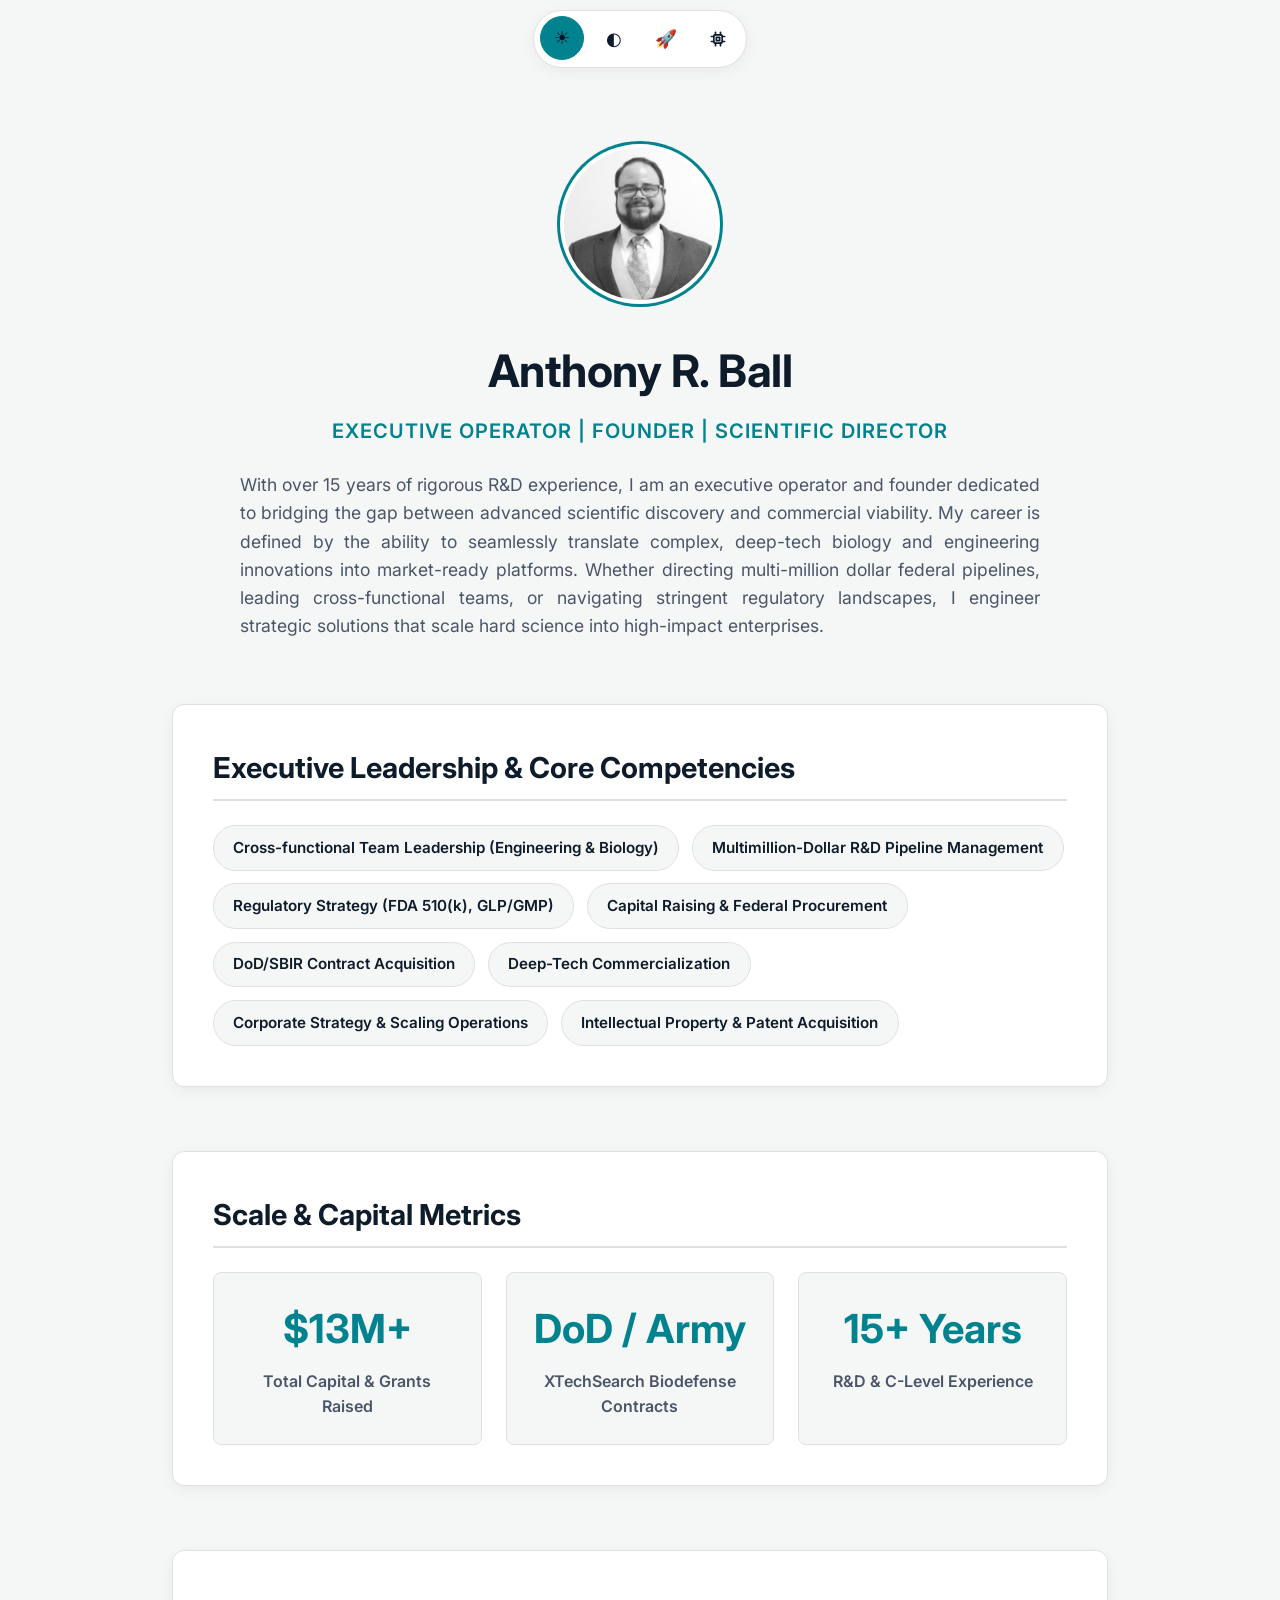
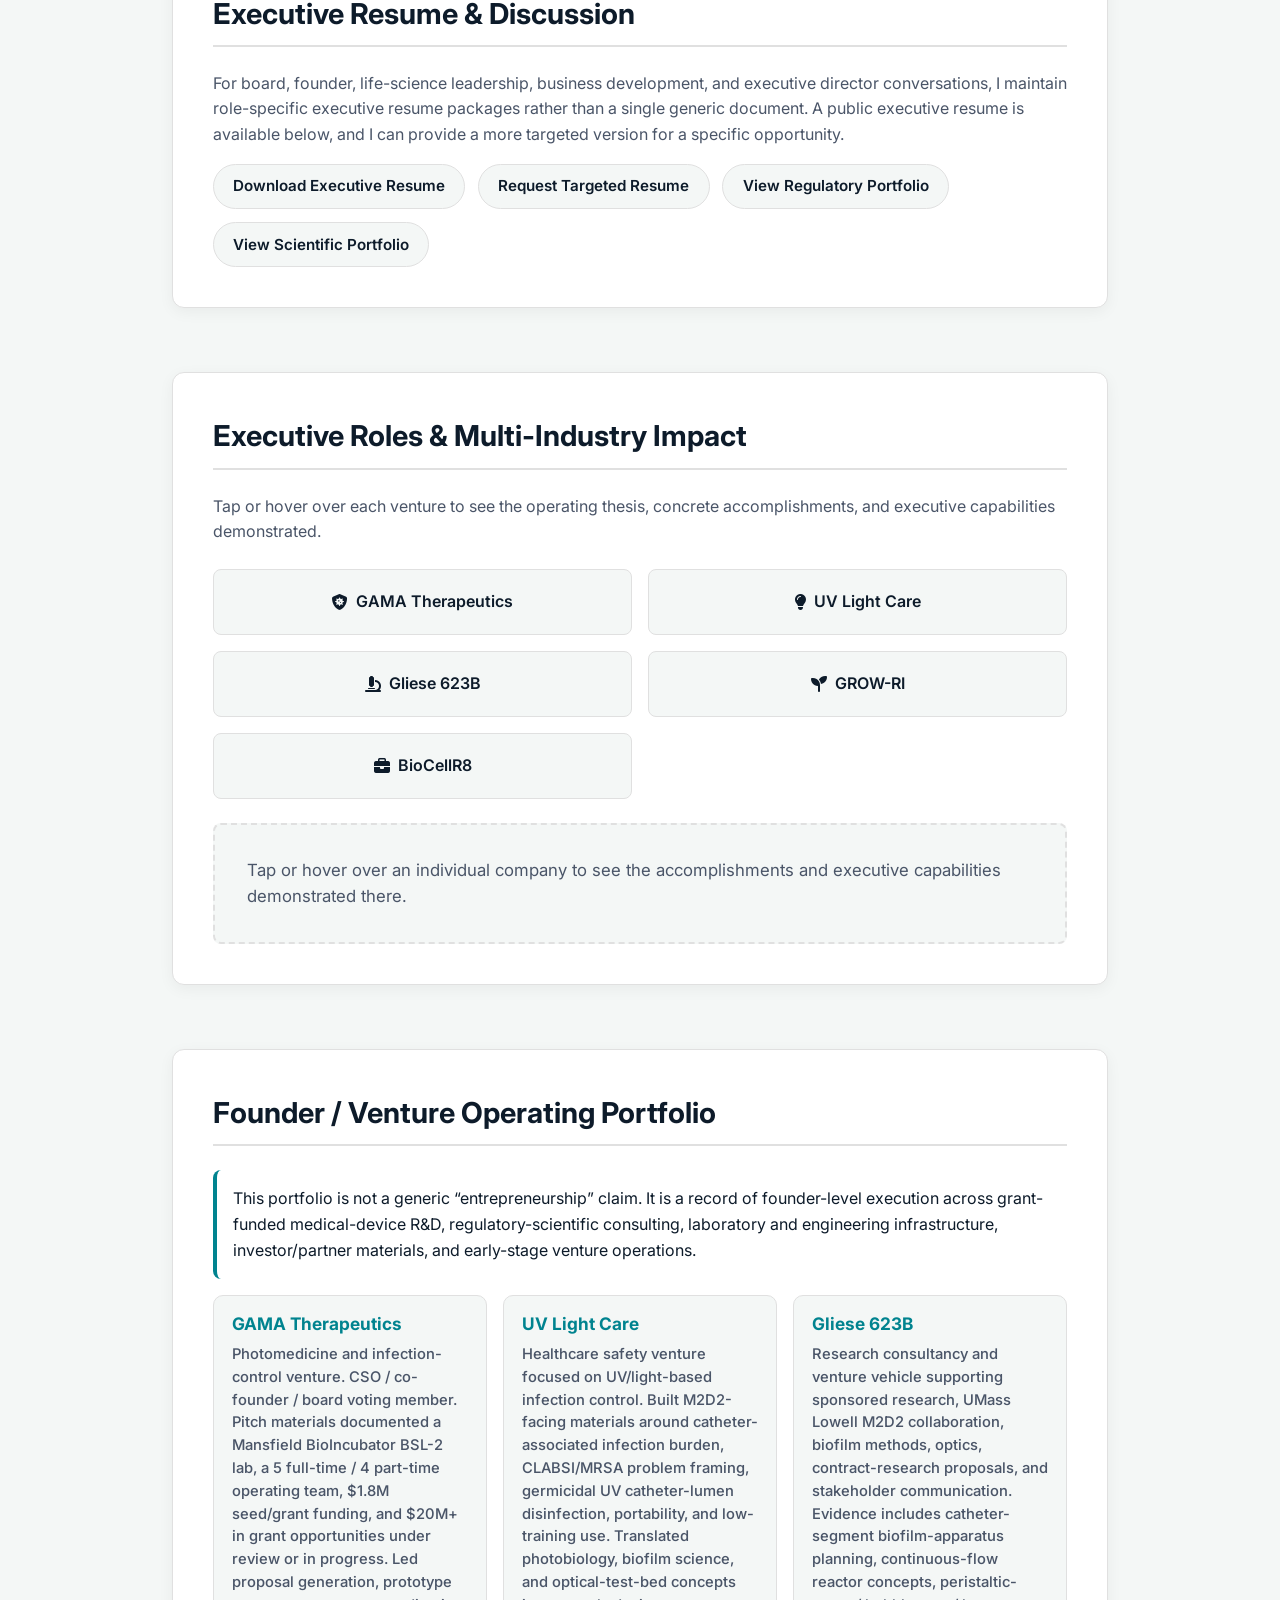
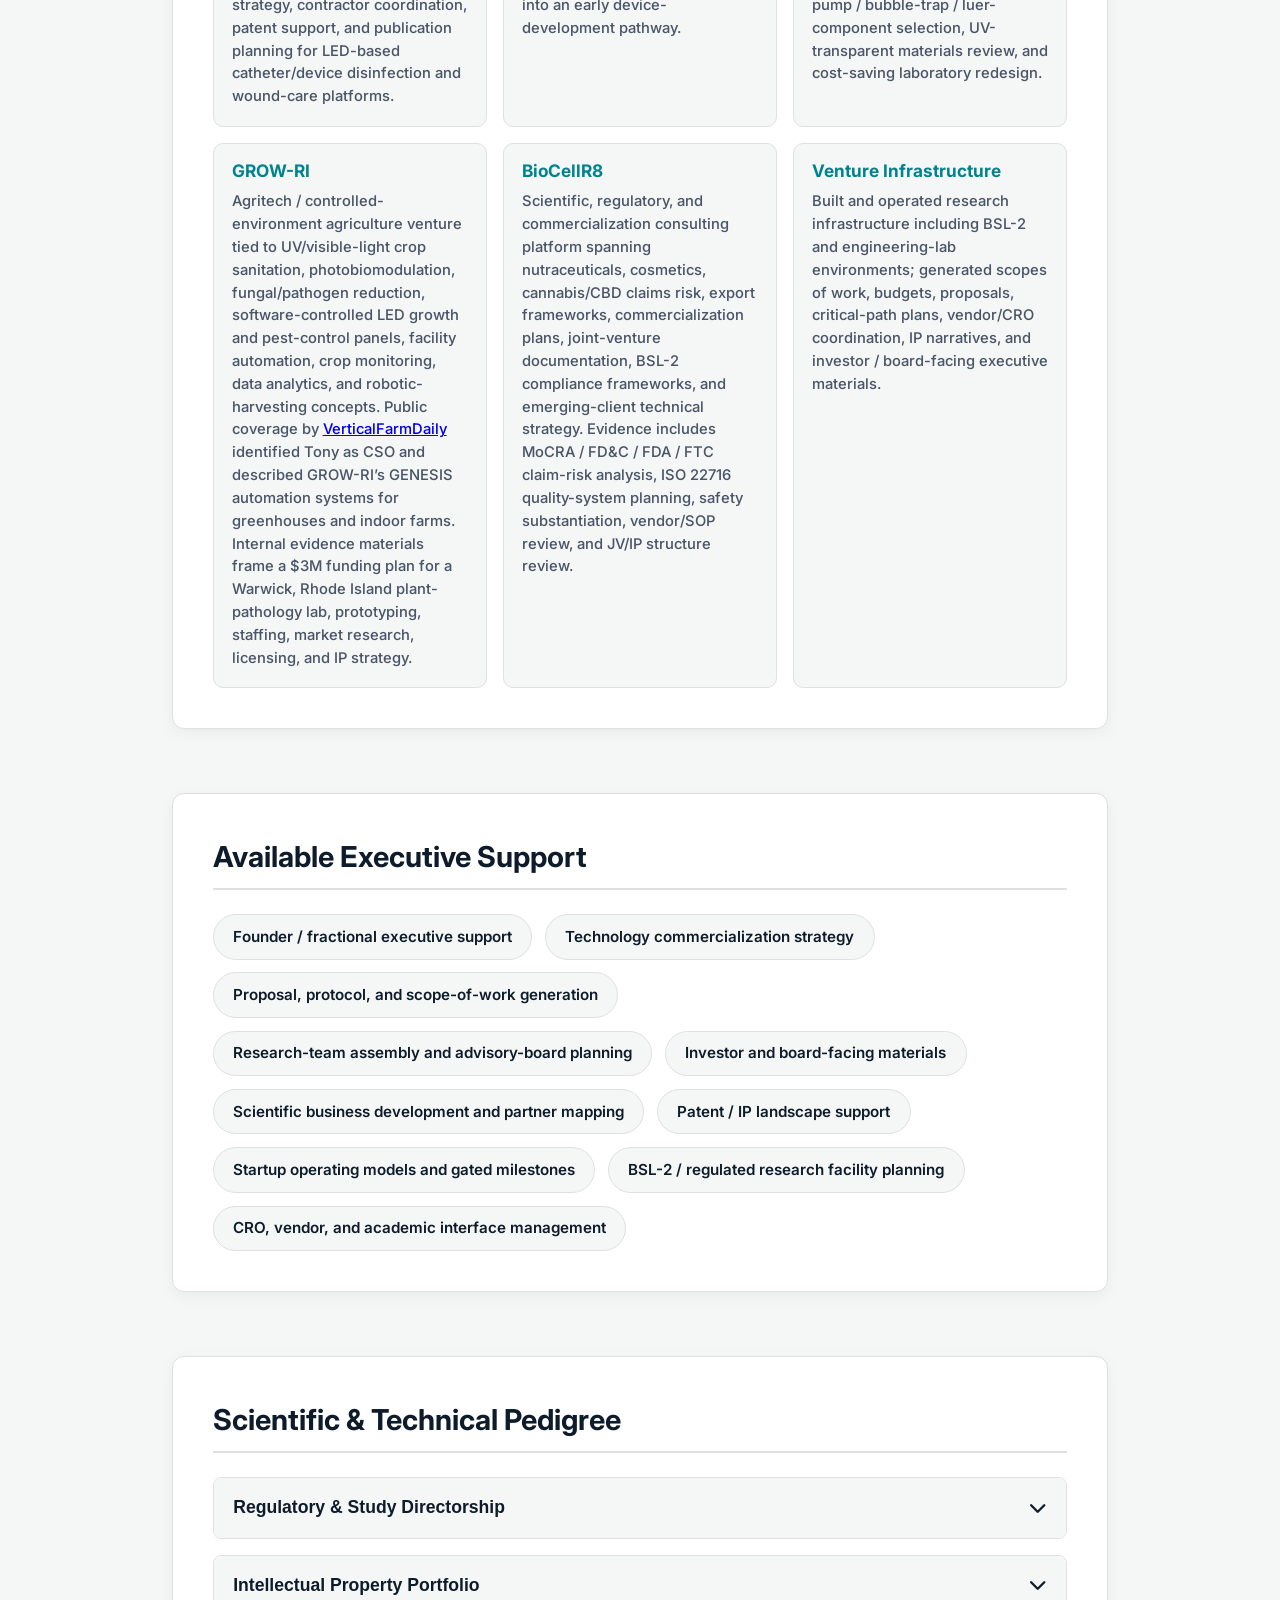
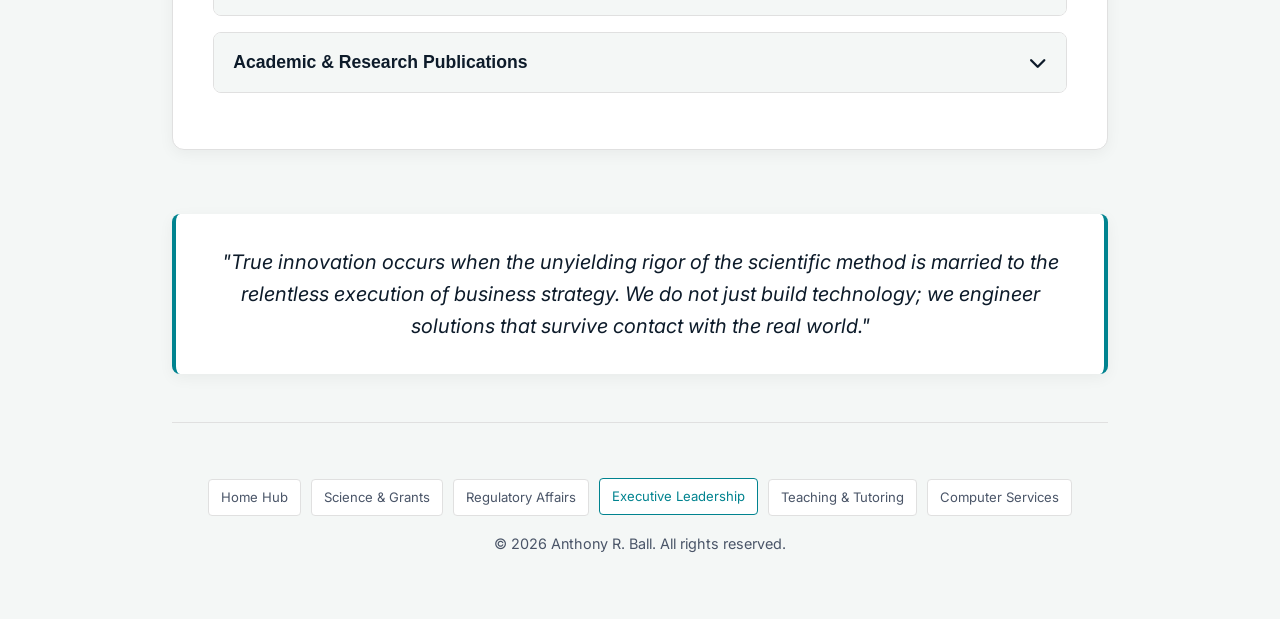
<file: executive-leadership.html>
<!DOCTYPE html>
<html lang="en">
<head>
    <meta charset="UTF-8">
    <meta name="viewport" content="width=device-width, initial-scale=1.0">
    <title>Executive Leadership | Anthony R. Ball</title>
    <meta name="description" content="Executive portfolio, founder operating record, venture development, proposal generation, research-team assembly, facility launch, and multi-industry commercialization by Anthony R. Ball.">
    <meta name="keywords" content="Anthony R Ball executive leadership, biotech founder New England, life science commercialization, medtech executive, venture development, non-dilutive funding, technology commercialization, startup leadership Massachusetts, regulatory strategy executive, scientific business development, GROW-RI, Gliese 623B, GAMA Therapeutics, UV Light Care, BioCellR8, proposal generation, research team assembly, BSL-2 facility launch, investor materials, board reporting">
    <meta name="author" content="Anthony R. Ball">
    <meta name="robots" content="index, follow">
    <link rel="canonical" href="https://pixelpolicyuser.github.io/career-portfolio/executive-leadership.html">
    <meta property="og:title" content="Executive Leadership | Anthony R. Ball">
    <meta property="og:description" content="Founder, executive, scientific business development, venture strategy, commercialization, and grant-funded technology leadership portfolio.">
    <meta property="og:type" content="profile">
    <meta property="og:url" content="https://pixelpolicyuser.github.io/career-portfolio/executive-leadership.html">
    <meta property="og:image" content="https://pixelpolicyuser.github.io/career-portfolio/me.png">
    <meta name="twitter:card" content="summary_large_image">
    <meta name="twitter:title" content="Executive Leadership | Anthony R. Ball">
    <meta name="twitter:description" content="Executive leadership, biotech entrepreneurship, commercialization, and scientific business development portfolio.">
    <meta name="twitter:image" content="https://pixelpolicyuser.github.io/career-portfolio/me.png">
    <script type="application/ld+json">
    {
      "@context": "https://schema.org",
      "@type": "ProfilePage",
      "name": "Executive Leadership | Anthony R. Ball",
      "url": "https://pixelpolicyuser.github.io/career-portfolio/executive-leadership.html",
      "image": "https://pixelpolicyuser.github.io/career-portfolio/me.png",
      "mainEntity": {
        "@type": "Person",
        "name": "Anthony R. Ball",
        "url": "https://pixelpolicyuser.github.io/career-portfolio/executive-leadership.html",
        "image": "https://pixelpolicyuser.github.io/career-portfolio/me.png",
        "jobTitle": "Life Science Executive, Founder, Scientific Business Development Leader",
        "knowsAbout": ["Biotech entrepreneurship", "Medical technology commercialization", "Non-dilutive funding", "Technology transfer", "Strategic partnerships", "Regulatory strategy", "Scientific leadership", "Proposal generation", "Research team assembly", "BSL-2 facility launch", "Investor materials", "Board reporting", "Scientific business development", "Startup operating models"]
      }
    }
    </script>
    
    <link href="https://fonts.googleapis.com/css2?family=Inter:wght@400;600;700&display=swap" rel="stylesheet">
    <link rel="stylesheet" href="https://cdnjs.cloudflare.com/ajax/libs/font-awesome/6.5.1/css/all.min.css">

    <style>
        /* --- LIGHT MODE VARIABLES --- */
        :root {
            --bg-color: #f4f7f6;        
            --text-main: #0d1b2a;       
            --text-muted: #4a5568;
            --card-bg: #ffffff;         
            --btn-bg: #f4f7f6;          
            --btn-text: #0d1b2a;        
            --btn-hover: #00838f;       
            --btn-hover-text: #ffffff;  
            --accent-color: #00838f;    
            --border-color: #e0e0e0;
            --shadow: 0 4px 15px rgba(0,0,0,0.05);
            --transition: all 0.3s ease;
        }

        /* --- DARK MODE VARIABLES --- */
        body.dark-mode {
            --bg-color: #0d1b2a;
            --text-main: #e0e0e0;
            --text-muted: #a0aec0;
            --card-bg: #1b263b;
            --btn-bg: #1b263b;
            --btn-text: #e0e0e0;
            --btn-hover: #415a77;
            --btn-hover-text: #ffffff;
            --accent-color: #415a77;
            --border-color: #415a77;
            --shadow: 0 4px 15px rgba(0,0,0,0.3);
        }

        * {
            box-sizing: border-box;
            margin: 0;
            padding: 0;
        }
        
        body {
            font-family: 'Inter', sans-serif;
            background-color: var(--bg-color);
            color: var(--text-main);
            line-height: 1.6;
            transition: var(--transition);
        }

        .container {
            max-width: 1000px;
            margin: 0 auto;
            padding: 2rem;
        }

        /* --- THEME TOGGLE --- */
        .theme-toggle {
            position: fixed;
            top: 20px;
            right: 20px;
            background: var(--card-bg);
            color: var(--text-main);
            border: 1px solid var(--border-color);
            border-radius: 50%;
            width: 45px;
            height: 45px;
            cursor: pointer;
            display: flex;
            align-items: center;
            justify-content: center;
            box-shadow: var(--shadow);
            transition: var(--transition);
            z-index: 1000;
        }
        .theme-toggle:hover {
            background: var(--accent-color);
            color: #fff;
            border-color: var(--accent-color);
        }

        /* --- HERO SECTION --- */
        header {
            text-align: center;
            margin-bottom: 4rem;
            padding-top: 2rem;
        }
        .profile-img {
            width: 160px;
            height: 160px;
            border-radius: 50%;
            object-fit: cover;
            margin-bottom: 1.5rem;
            border: 4px solid var(--card-bg);
            box-shadow: 0 0 0 3px var(--accent-color);
            background-color: var(--border-color); /* Placeholder background */
        }
        h1 {
            font-size: 2.8rem;
            font-weight: 700;
            margin-bottom: 0.5rem;
            letter-spacing: -0.5px;
        }
        .subtitle {
            font-size: 1.25rem;
            color: var(--accent-color);
            font-weight: 600;
            margin-bottom: 1.5rem;
            text-transform: uppercase;
            letter-spacing: 1px;
        }
        .bio {
            max-width: 800px;
            margin: 0 auto;
            color: var(--text-muted);
            font-size: 1.1rem;
            text-align: justify;
        }

        /* --- SECTION BASE --- */
        section {
            margin-bottom: 4rem;
            background: var(--card-bg);
            padding: 2.5rem;
            border-radius: 12px;
            box-shadow: var(--shadow);
            border: 1px solid var(--border-color);
        }
        h2 {
            font-size: 1.8rem;
            margin-bottom: 1.5rem;
            color: var(--text-main);
            border-bottom: 2px solid var(--border-color);
            padding-bottom: 0.5rem;
        }

        /* --- CORE COMPETENCIES TAGS --- */
        .competency-tags {
            display: flex;
            flex-wrap: wrap;
            gap: 0.8rem;
        }
        .tag {
            background: var(--btn-bg);
            color: var(--btn-text);
            padding: 0.6rem 1.2rem;
            border-radius: 30px;
            font-weight: 600;
            font-size: 0.95rem;
            border: 1px solid var(--border-color);
            transition: var(--transition);
        }
        .tag:hover {
            background: var(--accent-color);
            color: #fff;
            border-color: var(--accent-color);
            transform: translateY(-2px);
        }

        /* --- GRIDS & METRICS --- */
        .grid-3 {
            display: grid;
            grid-template-columns: repeat(3, 1fr);
            gap: 1.5rem;
        }
        .metric-card {
            text-align: center;
            padding: 1.5rem;
            background: var(--bg-color);
            border-radius: 8px;
            border: 1px solid var(--border-color);
            transition: var(--transition);
        }
        .metric-card:hover {
            border-color: var(--accent-color);
            transform: translateY(-3px);
        }
        .metric-card h3 {
            font-size: 2.5rem;
            color: var(--accent-color);
            margin-bottom: 0.5rem;
        }
        .metric-card p {
            font-size: 1rem;
            color: var(--text-muted);
            font-weight: 600;
        }
        .venture-grid {
            display: grid;
            grid-template-columns: repeat(auto-fit, minmax(240px, 1fr));
            gap: 1rem;
            align-items: stretch;
        }
        .venture-card {
            text-align: left;
            padding: 1.1rem;
            background: var(--bg-color);
            border-radius: 10px;
            border: 1px solid var(--border-color);
            transition: var(--transition);
            min-width: 0;
        }
        .venture-card:hover {
            border-color: var(--accent-color);
            transform: translateY(-2px);
        }
        .venture-card h3 {
            font-size: 1.08rem;
            line-height: 1.18;
            color: var(--accent-color);
            margin-bottom: 0.55rem;
            overflow-wrap: anywhere;
        }
        .venture-card p {
            font-size: 0.92rem;
            color: var(--text-muted);
            font-weight: 520;
            line-height: 1.55;
        }
        .lane-note {
            background: var(--accent-soft);
            border-left: 4px solid var(--accent-color);
            border-radius: 8px;
            padding: 1rem;
            color: var(--text-main);
            margin-bottom: 1rem;
        }

        /* --- HOVER VISUALIZER COMPONENTS --- */
        .hover-grid {
            display: grid;
            grid-template-columns: 1fr 1fr;
            gap: 1rem;
            margin-bottom: 1.5rem;
        }
        .hover-item {
            background: var(--btn-bg);
            padding: 1.2rem;
            border-radius: 8px;
            text-align: center;
            cursor: pointer;
            border: 1px solid var(--border-color);
            font-weight: 600;
            transition: var(--transition);
            display: flex;
            align-items: center;
            justify-content: center;
            gap: 0.5rem;
        }
        .hover-item:hover, .hover-item.active-hover {
            background: var(--accent-color);
            color: #fff;
            border-color: var(--accent-color);
        }
        .details-box {
            background: var(--bg-color);
            padding: 2rem;
            border-radius: 8px;
            border: 2px dashed var(--border-color);
            color: var(--text-muted);
            min-height: 120px;
            display: flex;
            align-items: center;
            justify-content: center;
            font-size: 1.05rem;
            transition: var(--transition);
            text-align: left;
        }

        /* --- ACCORDIONS --- */
        .accordion {
            border: 1px solid var(--border-color);
            border-radius: 8px;
            overflow: hidden;
            margin-bottom: 1rem;
        }
        .accordion-header {
            background: var(--btn-bg);
            color: var(--btn-text);
            padding: 1.2rem;
            width: 100%;
            text-align: left;
            border: none;
            outline: none;
            font-size: 1.1rem;
            font-weight: 600;
            cursor: pointer;
            display: flex;
            justify-content: space-between;
            align-items: center;
            transition: var(--transition);
        }
        .accordion-header:hover {
            background: var(--border-color);
        }
        .accordion-header i {
            transition: transform 0.3s ease;
        }
        .accordion-header.active i {
            transform: rotate(180deg);
        }
        .accordion-content {
            background: var(--card-bg);
            padding: 0 1.2rem;
            max-height: 0;
            overflow: hidden;
            transition: max-height 0.3s ease, padding 0.3s ease;
        }
        .accordion-content.open {
            padding: 1.2rem;
            max-height: 1000px; /* arbitrary high number */
            border-top: 1px solid var(--border-color);
        }
        .accordion-content p {
            margin-bottom: 0.8rem;
            color: var(--text-muted);
        }
        .accordion-content ul {
            padding-left: 1.5rem;
            color: var(--text-muted);
        }
        .accordion-content li {
            margin-bottom: 0.5rem;
        }

        /* --- QUOTE & FOOTER --- */
        .quote-block {
            font-size: 1.25rem;
            font-style: italic;
            text-align: center;
            color: var(--text-main);
            margin: 3rem 0;
            padding: 2rem;
            border-left: 4px solid var(--accent-color);
            border-right: 4px solid var(--accent-color);
            background: var(--card-bg);
            border-radius: 8px;
            box-shadow: var(--shadow);
        }
        footer {
            text-align: center;
            padding: 2rem 0;
            border-top: 1px solid var(--border-color);
            margin-top: 2rem;
        }
        .footer-links a {
            display: inline-block;
            margin: 0 1rem;
            color: var(--text-muted);
            font-size: 1.5rem;
            transition: var(--transition);
        }
        .footer-links a:hover {
            color: var(--accent-color);
            transform: translateY(-2px);
        }
        .footer-copy {
            margin-top: 1rem;
            color: var(--text-muted);
            font-size: 0.9rem;
        }
        .suite-nav {
            display: flex;
            flex-wrap: wrap;
            gap: 10px;
            justify-content: center;
            margin-top: 1.5rem;
        }
        .suite-link {
            font-size: 0.82rem;
            color: var(--text-muted);
            text-decoration: none;
            padding: 7px 12px;
            border: 1px solid var(--border-color);
            border-radius: 4px;
            background: var(--card-bg);
            transition: var(--transition);
        }
        .suite-link:hover,
        .suite-link.active {
            color: var(--accent-color);
            border-color: var(--accent-color);
            transform: translateY(-1px);
        }

        /* --- RESPONSIVE --- */
        @media (max-width: 768px) {
            .grid-3 { grid-template-columns: 1fr; }
            .hover-grid { grid-template-columns: 1fr; }
            .venture-grid { grid-template-columns: 1fr; }
            h1 { font-size: 2.2rem; }
            section { padding: 1.5rem; }
        }
        /* --- SITE-WIDE DISPLAY MODES: LIGHT / DARK / COSMIC / CYBERPUNK --- */
        body.cosmic-mode {
            --bg-color: #07111f;
            --text-main: #e8fbff;
            --text-muted: #a7d9e5;
            --card-bg: rgba(11, 27, 46, 0.78);
            --btn-bg: rgba(8, 21, 38, 0.88);
            --btn-text: #e8fbff;
            --btn-hover: #00e5ff;
            --btn-hover-text: #06101f;
            --accent-color: #00e5ff;
            --accent-soft: rgba(0, 229, 255, 0.16);
            --border-color: rgba(0, 229, 255, 0.34);
            --shadow: 0 0 24px rgba(0, 229, 255, 0.12), 0 16px 42px rgba(0,0,0,0.35);
            --bg-pattern:
                radial-gradient(circle at 20% 20%, rgba(0, 229, 255, 0.16), transparent 32%),
                radial-gradient(circle at 80% 10%, rgba(120, 89, 255, 0.16), transparent 28%),
                linear-gradient(rgba(0, 229, 255, 0.035) 1px, transparent 1px),
                linear-gradient(90deg, rgba(0, 229, 255, 0.035) 1px, transparent 1px);
        }
        body.cyberpunk-mode {
            --bg-color: #050805;
            --text-main: #d8ffd2;
            --text-muted: #89d982;
            --card-bg: rgba(9, 18, 9, 0.92);
            --btn-bg: #0c160c;
            --btn-text: #39ff14;
            --btn-hover: #39ff14;
            --btn-hover-text: #050805;
            --accent-color: #39ff14;
            --accent-soft: rgba(57, 255, 20, 0.12);
            --border-color: rgba(57, 255, 20, 0.35);
            --shadow: 0 0 16px rgba(57, 255, 20, 0.12), 0 12px 34px rgba(0,0,0,0.45);
            --bg-pattern:
                linear-gradient(rgba(57, 255, 20, 0.045) 1px, transparent 1px),
                linear-gradient(90deg, rgba(57, 255, 20, 0.035) 1px, transparent 1px);
        }
        body.cosmic-mode,
        body.cyberpunk-mode {
            background-color: var(--bg-color);
            background-image: var(--bg-pattern);
            background-size: auto, auto, 42px 42px, 42px 42px;
        }
        body.cyberpunk-mode {
            font-family: Consolas, "Courier New", monospace;
            background-size: 18px 18px, 18px 18px;
        }
        .theme-toggle { display: none !important; }
        .mode-switcher {
            position: fixed;
            top: 20px;
            right: 20px;
            display: flex;
            gap: 8px;
            z-index: 1000;
            padding: 6px;
            border-radius: 999px;
            background: var(--card-bg);
            border: 1px solid var(--border-color);
            box-shadow: var(--shadow);
            backdrop-filter: blur(10px);
            -webkit-backdrop-filter: blur(10px);
        }
        .mode-btn {
            appearance: none;
            border: 1px solid transparent;
            background: transparent;
            color: var(--text-main);
            width: 44px;
            height: 44px;
            border-radius: 50%;
            display: flex;
            align-items: center;
            justify-content: center;
            cursor: pointer;
            font-size: 1.1rem;
            transition: all 0.2s ease;
        }
        .mode-btn:hover,
        .mode-btn.active {
            background: var(--accent-color);
            color: #06101f;
            border-color: var(--accent-color);
            transform: translateY(-1px);
        }
        .mode-btn svg {
            width: 20px;
            height: 20px;
            display: block;
            fill: none;
            stroke: currentColor;
            stroke-width: 2;
            stroke-linecap: round;
            stroke-linejoin: round;
        }
        .starfield {
            position: fixed;
            inset: 0;
            pointer-events: none;
            z-index: 1;
            overflow: hidden;
            display: none;
        }
        body.cosmic-mode .starfield { display: block; }
        .star {
            position: absolute;
            border-radius: 50%;
            background: #ffffff;
            box-shadow: 0 0 8px #ffffff;
            opacity: 0.6;
            animation: twinkle 4s infinite ease-in-out;
        }
        @keyframes twinkle {
            0%, 100% { opacity: 0.25; transform: translateY(0); }
            50% { opacity: 0.95; transform: translateY(5px); }
        }
        body.cosmic-mode .hero,
        body.cosmic-mode .section-card,
        body.cosmic-mode .suite-nav,
        body.cosmic-mode .page-nav,
        body.cosmic-mode .card,
        body.cosmic-mode .metric-card,
        body.cosmic-mode .venture-card,
        body.cosmic-mode .hover-card,
        body.cosmic-mode .timeline-card {
            border-color: rgba(0, 229, 255, 0.34) !important;
            background: linear-gradient(135deg, rgba(255,255,255,0.055), rgba(255,255,255,0.015)), var(--card-bg) !important;
            backdrop-filter: blur(14px) saturate(1.15);
            -webkit-backdrop-filter: blur(14px) saturate(1.15);
            box-shadow: var(--shadow);
        }
        body.cyberpunk-mode .hero,
        body.cyberpunk-mode .section-card,
        body.cyberpunk-mode .suite-nav,
        body.cyberpunk-mode .page-nav,
        body.cyberpunk-mode .card,
        body.cyberpunk-mode .metric-card,
        body.cyberpunk-mode .venture-card,
        body.cyberpunk-mode .hover-card,
        body.cyberpunk-mode .timeline-card {
            border-style: dashed !important;
            text-shadow: 0 0 8px rgba(57, 255, 20, 0.14);
        }
        body.cyberpunk-mode .hero h1::before { content: "> "; color: var(--accent-color); }
        body.cyberpunk-mode .hero h1::after {
            content: " _";
            color: var(--accent-color);
            animation: cursorBlink 1s steps(2, start) infinite;
        }
        body.cosmic-mode .credentials-badge,
        body.cosmic-mode .location-badge,
        body.cosmic-mode .standard-strip,
        body.cosmic-mode .suite-link,
        body.cosmic-mode .page-nav a,
        body.cosmic-mode .link-btn,
        body.cosmic-mode .tag,
        body.cosmic-mode .metric,
        body.cosmic-mode .lane-note,
        body.cosmic-mode div[style*="--btn-bg"],
        body.cyberpunk-mode .credentials-badge,
        body.cyberpunk-mode .location-badge,
        body.cyberpunk-mode .standard-strip,
        body.cyberpunk-mode .suite-link,
        body.cyberpunk-mode .page-nav a,
        body.cyberpunk-mode .link-btn,
        body.cyberpunk-mode .tag,
        body.cyberpunk-mode .metric,
        body.cyberpunk-mode .lane-note,
        body.cyberpunk-mode div[style*="--btn-bg"] {
            background: var(--btn-bg) !important;
            color: var(--text-main) !important;
            border-color: var(--border-color) !important;
        }
        body.cosmic-mode .tag:hover,
        body.cosmic-mode .suite-link:hover,
        body.cosmic-mode .page-nav a:hover,
        body.cosmic-mode .link-btn:hover,
        body.cyberpunk-mode .tag:hover,
        body.cyberpunk-mode .suite-link:hover,
        body.cyberpunk-mode .page-nav a:hover,
        body.cyberpunk-mode .link-btn:hover {
            background: var(--accent-color) !important;
            color: var(--btn-hover-text) !important;
            border-color: var(--accent-color) !important;
        }
        @keyframes cursorBlink { 50% { opacity: 0; } }
        @media (prefers-reduced-motion: reduce) {
            *, *::before, *::after {
                animation-duration: 0.001ms !important;
                animation-iteration-count: 1 !important;
                scroll-behavior: auto !important;
                transition-duration: 0.001ms !important;
            }
            .starfield { display: none !important; }
        }
        @media (max-width: 760px) {
            .mode-switcher {
                position: sticky;
                top: 8px;
                width: fit-content;
                margin-left: auto;
                margin-bottom: 16px;
            }
        }
        /* Keep display-mode controls as a top banner, not a side rail on Safari/macOS. */
        body {
            flex-direction: column;
            align-items: center;
        }
        .mode-switcher {
            position: sticky !important;
            top: 10px !important;
            left: auto !important;
            right: auto !important;
            width: fit-content;
            max-width: min(100%, 360px);
            margin: 0 auto 22px auto;
            align-self: center;
            justify-content: center;
            flex-wrap: nowrap;
        }
        .mode-btn { flex: 0 0 auto; }
        @media (max-width: 760px) {
            .mode-switcher {
                position: sticky !important;
                top: 8px !important;
                right: auto !important;
                width: fit-content;
                max-width: calc(100vw - 28px);
                margin: 0 auto 16px auto;
            }
            .mode-btn { width: 40px; height: 40px; }
        }
        @media print {
            .mode-switcher, .starfield { display: none !important; }
        }
    </style>
</head>
<body>
    <div class="starfield" id="starfield" aria-hidden="true"></div>
    <nav class="mode-switcher" aria-label="Display mode">
        <button class="mode-btn" type="button" data-theme="light" aria-label="Light mode" title="Light mode">☀</button>
        <button class="mode-btn" type="button" data-theme="dark" aria-label="Dark mode" title="Dark mode">◐</button>
        <button class="mode-btn" type="button" data-theme="cosmic" aria-label="Cosmic mode" title="Cosmic mode">🚀</button>
        <button class="mode-btn" type="button" data-theme="cyberpunk" aria-label="Cyberpunk mode" title="Cyberpunk mode">
            <svg aria-hidden="true" viewBox="0 0 24 24">
                <rect x="7" y="7" width="10" height="10" rx="1.5"></rect>
                <path d="M4 9h3M4 15h3M17 9h3M17 15h3M9 4v3M15 4v3M9 17v3M15 17v3"></path>
                <path d="M10 10h4v4h-4z"></path>
            </svg>
        </button>
    </nav>

    <button class="theme-toggle" id="theme-btn" aria-label="Toggle Dark Mode">
        <i class="fas fa-moon" id="theme-icon"></i>
    </button>

    <div class="container">
        
        <header>
            <img src="me.png" alt="Anthony R. Ball" class="profile-img">
            <h1>Anthony R. Ball</h1>
            <div class="subtitle">Executive Operator | Founder | Scientific Director</div>
            <p class="bio">
                With over 15 years of rigorous R&D experience, I am an executive operator and founder dedicated to bridging the gap between advanced scientific discovery and commercial viability. My career is defined by the ability to seamlessly translate complex, deep-tech biology and engineering innovations into market-ready platforms. Whether directing multi-million dollar federal pipelines, leading cross-functional teams, or navigating stringent regulatory landscapes, I engineer strategic solutions that scale hard science into high-impact enterprises.
            </p>
        </header>

        <section>
            <h2>Executive Leadership & Core Competencies</h2>
            <div class="competency-tags">
                <span class="tag">Cross-functional Team Leadership (Engineering & Biology)</span>
                <span class="tag">Multimillion-Dollar R&D Pipeline Management</span>
                <span class="tag">Regulatory Strategy (FDA 510(k), GLP/GMP)</span>
                <span class="tag">Capital Raising & Federal Procurement</span>
                <span class="tag">DoD/SBIR Contract Acquisition</span>
                <span class="tag">Deep-Tech Commercialization</span>
                <span class="tag">Corporate Strategy & Scaling Operations</span>
                <span class="tag">Intellectual Property & Patent Acquisition</span>
            </div>
        </section>

        <section>
            <h2>Scale & Capital Metrics</h2>
            <div class="grid-3">
                <div class="metric-card">
                    <h3>$13M+</h3>
                    <p>Total Capital & Grants Raised</p>
                </div>
                <div class="metric-card">
                    <h3>DoD / Army</h3>
                    <p>XTechSearch Biodefense Contracts</p>
                </div>
                <div class="metric-card">
                    <h3>15+ Years</h3>
                    <p>R&D & C-Level Experience</p>
                </div>
            </div>
        </section>

        <section>
            <h2>Executive Resume & Discussion</h2>
            <p style="color: var(--text-muted); margin-bottom: 1rem;">
                For board, founder, life-science leadership, business development, and executive director conversations, I maintain role-specific executive resume packages rather than a single generic document. A public executive resume is available below, and I can provide a more targeted version for a specific opportunity.
            </p>
            <div class="competency-tags">
                <a class="tag" href="Anthony%20Ball%20Resume.pdf" target="_blank" rel="noopener" style="text-decoration: none;">Download Executive Resume</a>
                <a class="tag" href="mailto:Nora.mdr@gmail.com?subject=Executive%20Resume%20Request%20-%20Anthony%20R.%20Ball" style="text-decoration: none;">Request Targeted Resume</a>
                <a class="tag" href="regulatory-affairs.html" style="text-decoration: none;">View Regulatory Portfolio</a>
                <a class="tag" href="profile-scientific-v2.html" style="text-decoration: none;">View Scientific Portfolio</a>
            </div>
        </section>

        <section>
            <h2>Executive Roles & Multi-Industry Impact</h2>
            <p style="margin-bottom: 1.5rem; color: var(--text-muted);">
                Tap or hover over each venture to see the operating thesis, concrete accomplishments, and executive capabilities demonstrated.
            </p>
            
            <div class="hover-grid">
                <div class="hover-item" onmouseover="showDetails(
                    '<strong>GAMA Therapeutics LLC</strong><br><br>Co-founded and served as CSO / Board voting member for a photomedicine and infection-control venture. Investor materials documented a Mansfield BioIncubator BSL-2 lab, a 5 full-time / 4 part-time operating team, $1.8M in seed and grant funding during 2018/2019, and a $20M+ grant pipeline. The venture advanced LED-based platforms for catheter/device disinfection and wound-care applications.', '#00838f'
                )" onmouseout="clearDetails()">
                    <i class="fas fa-shield-virus"></i> GAMA Therapeutics
                </div>
                <div class="hover-item" onmouseover="showDetails(
                    '<strong>UV Light Care Inc.</strong><br><br>Advanced a healthcare safety / disinfection venture focused on catheter-associated infection risk, CLABSI/MRSA market need, and germicidal UV catheter-lumen disinfection. Built M2D2-facing materials around a portable, low-training device concept and translated photobiology, biofilm science, and optical-test-bed needs into an early device-development pathway.', '#00838f'
                )" onmouseout="clearDetails()">
                    <i class="fas fa-lightbulb"></i> UV Light Care
                </div>
                <div class="hover-item" onmouseover="showDetails(
                    '<strong>Gliese 623B Consulting LLC</strong><br><br>Built a research and venture vehicle supporting sponsored research, M2D2 collaboration, biofilm methods, optical systems, contract-research proposals, and stakeholder communication. Evidence files include a detailed biofilm-apparatus package for continuous-flow catheter-segment testing, component selection, UV-transparent materials analysis, and cost-saving laboratory redesign.', '#00838f'
                )" onmouseout="clearDetails()">
                    <i class="fas fa-microscope"></i> Gliese 623B
                </div>
                <div class="hover-item" onmouseover="showDetails(
                    '<strong>GROW-RI</strong><br><br>Co-developed an agritech / controlled-environment agriculture venture around UV/visible-light crop sanitation, photobiomodulation, plant-pathology lab planning, software-controlled LED growth and pest-control panels, facility automation, data analytics, crop monitoring, and robotic-harvesting concepts. Public coverage by VerticalFarmDaily identified Tony as CSO and described GROW-RI as providing affordable automation systems for greenhouses and indoor farms.', '#00838f'
                )" onmouseout="clearDetails()">
                    <i class="fas fa-seedling"></i> GROW-RI
                </div>
                <div class="hover-item" onmouseover="showDetails(
                    '<strong>BioCellR8</strong><br><br>Created a scientific, regulatory, and commercialization consulting platform for emerging life-science and compliance-oriented clients. Evidence includes cosmetic/drug claim-boundary analysis, MoCRA and FDA/FTC risk review, safety-substantiation planning, quality-system strategy, vendor/SOP review, and JV/IP analysis focused on investor readiness, operational control, valuation, and enterprise-value creation.', '#00838f'
                )" onmouseout="clearDetails()">
                    <i class="fas fa-briefcase"></i> BioCellR8
                </div>
            </div>
            
            <div class="details-box" id="venture-details">
                Tap or hover over an individual company to see the accomplishments and executive capabilities demonstrated there.
            </div>
        </section>

        <section>
            <h2>Founder / Venture Operating Portfolio</h2>
            <div class="lane-note">
                This portfolio is not a generic “entrepreneurship” claim. It is a record of founder-level execution across grant-funded medical-device R&D, regulatory-scientific consulting, laboratory and engineering infrastructure, investor/partner materials, and early-stage venture operations.
            </div>
            <div class="venture-grid">
                <div class="venture-card">
                    <h3>GAMA Therapeutics</h3>
                    <p>Photomedicine and infection-control venture. CSO / co-founder / board voting member. Pitch materials documented a Mansfield BioIncubator BSL-2 lab, a 5 full-time / 4 part-time operating team, $1.8M seed/grant funding, and $20M+ in grant opportunities under review or in progress. Led proposal generation, prototype strategy, contractor coordination, patent support, and publication planning for LED-based catheter/device disinfection and wound-care platforms.</p>
                </div>
                <div class="venture-card">
                    <h3>UV Light Care</h3>
                    <p>Healthcare safety venture focused on UV/light-based infection control. Built M2D2-facing materials around catheter-associated infection burden, CLABSI/MRSA problem framing, germicidal UV catheter-lumen disinfection, portability, and low-training use. Translated photobiology, biofilm science, and optical-test-bed concepts into an early device-development pathway.</p>
                </div>
                <div class="venture-card">
                    <h3>Gliese 623B</h3>
                    <p>Research consultancy and venture vehicle supporting sponsored research, UMass Lowell M2D2 collaboration, biofilm methods, optics, contract-research proposals, and stakeholder communication. Evidence includes catheter-segment biofilm-apparatus planning, continuous-flow reactor concepts, peristaltic-pump / bubble-trap / luer-component selection, UV-transparent materials review, and cost-saving laboratory redesign.</p>
                </div>
                <div class="venture-card">
                    <h3>GROW-RI</h3>
                    <p>Agritech / controlled-environment agriculture venture tied to UV/visible-light crop sanitation, photobiomodulation, fungal/pathogen reduction, software-controlled LED growth and pest-control panels, facility automation, crop monitoring, data analytics, and robotic-harvesting concepts. Public coverage by <a href="https://www.verticalfarmdaily.com/article/9351911/providing-low-cost-high-functionality-automation-systems/" target="_blank" rel="noopener">VerticalFarmDaily</a> identified Tony as CSO and described GROW-RI’s GENESIS automation systems for greenhouses and indoor farms. Internal evidence materials frame a $3M funding plan for a Warwick, Rhode Island plant-pathology lab, prototyping, staffing, market research, licensing, and IP strategy.</p>
                </div>
                <div class="venture-card">
                    <h3>BioCellR8</h3>
                    <p>Scientific, regulatory, and commercialization consulting platform spanning nutraceuticals, cosmetics, cannabis/CBD claims risk, export frameworks, commercialization plans, joint-venture documentation, BSL-2 compliance frameworks, and emerging-client technical strategy. Evidence includes MoCRA / FD&C / FDA / FTC claim-risk analysis, ISO 22716 quality-system planning, safety substantiation, vendor/SOP review, and JV/IP structure review.</p>
                </div>
                <div class="venture-card">
                    <h3>Venture Infrastructure</h3>
                    <p>Built and operated research infrastructure including BSL-2 and engineering-lab environments; generated scopes of work, budgets, proposals, critical-path plans, vendor/CRO coordination, IP narratives, and investor / board-facing executive materials.</p>
                </div>
            </div>
        </section>

        <section>
            <h2>Available Executive Support</h2>
            <div class="competency-tags">
                <span class="tag">Founder / fractional executive support</span>
                <span class="tag">Technology commercialization strategy</span>
                <span class="tag">Proposal, protocol, and scope-of-work generation</span>
                <span class="tag">Research-team assembly and advisory-board planning</span>
                <span class="tag">Investor and board-facing materials</span>
                <span class="tag">Scientific business development and partner mapping</span>
                <span class="tag">Patent / IP landscape support</span>
                <span class="tag">Startup operating models and gated milestones</span>
                <span class="tag">BSL-2 / regulated research facility planning</span>
                <span class="tag">CRO, vendor, and academic interface management</span>
            </div>
        </section>

        <section>
            <h2>Scientific & Technical Pedigree</h2>
            
            <div class="accordion">
                <button class="accordion-header">
                    Regulatory & Study Directorship <i class="fas fa-chevron-down"></i>
                </button>
                <div class="accordion-content">
                    <p>Extensive experience ensuring adherence to federal and international scientific standards.</p>
                    <ul>
                        <li>Served as Study Director for FDA 510(k) clearances.</li>
                        <li>Managed and directed extensive GLP (Good Laboratory Practice) and GMP (Good Manufacturing Practice) compliant studies.</li>
                        <li>Ensured rigorous scientific backbone for C-suite decision-making and product pipelines.</li>
                    </ul>
                </div>
            </div>

            <div class="accordion">
                <button class="accordion-header">
                    Intellectual Property Portfolio <i class="fas fa-chevron-down"></i>
                </button>
                <div class="accordion-content">
                    <p>Proven track record of defining, securing, and commercializing proprietary technology.</p>
                    <ul>
                        <li>Successfully acquired 3 USPTO Patents outlining novel scientific hardware and biological methodologies.</li>
                        <li>Drafted and executed robust IP strategies to protect deep-tech assets against market competition.</li>
                    </ul>
                </div>
            </div>

            <div class="accordion">
                <button class="accordion-header">
                    Academic & Research Publications <i class="fas fa-chevron-down"></i>
                </button>
                <div class="accordion-content">
                    <p>Respected foundational research within the scientific community.</p>
                    <ul>
                        <li>Authored highly-cited academic manuscripts across top-tier peer-reviewed journals.</li>
                        <li>Maintained active engagements and collaborative data analysis for ongoing manuscript preparations.</li>
                    </ul>
                </div>
            </div>
        </section>

        <div class="quote-block">
            "True innovation occurs when the unyielding rigor of the scientific method is married to the relentless execution of business strategy. We do not just build technology; we engineer solutions that survive contact with the real world."
        </div>

        <footer>
            <nav class="suite-nav" aria-label="Career portfolio navigation">
                <a href="index.html" class="suite-link">Home Hub</a>
                <a href="profile-scientific-v2.html" class="suite-link">Science & Grants</a>
                <a href="regulatory-affairs.html" class="suite-link">Regulatory Affairs</a>
                <a href="#" class="suite-link active">Executive Leadership</a>
                <a href="middle-school-science-teacher-and-tutor.html" class="suite-link">Teaching & Tutoring</a>
                <a href="computer-services-and-windows-repair.html" class="suite-link">Computer Services</a>
            </nav>
            <p class="footer-copy">&copy; 2026 Anthony R. Ball. All rights reserved.</p>
        </footer>

    </div>

    <script>
        // --- THEME TOGGLE LOGIC ---
        const themeBtn = document.getElementById('theme-btn');
        const themeIcon = document.getElementById('theme-icon');

        // Default to light mode for visual consistency with the portfolio suite.
        // Only use dark mode when the visitor explicitly toggled this page before.
        if (localStorage.getItem('aball-executive-theme') === 'dark') {
            document.body.classList.add('dark-mode');
            themeIcon.classList.replace('fa-moon', 'fa-sun');
        }

        themeBtn.addEventListener('click', () => {
            document.body.classList.toggle('dark-mode');
            if (document.body.classList.contains('dark-mode')) {
                themeIcon.classList.replace('fa-moon', 'fa-sun');
                localStorage.setItem('aball-executive-theme', 'dark');
            } else {
                themeIcon.classList.replace('fa-sun', 'fa-moon');
                localStorage.setItem('aball-executive-theme', 'light');
            }
        });

        // --- HOVER VISUALIZER LOGIC ---
        const detailsBox = document.getElementById('venture-details');
        const defaultText = 'Hover over the sectors above to interrogate specific operational milestones, strategic impacts, and commercial outcomes.';
        
        function showDetails(text, borderColor) {
            detailsBox.innerHTML = text;
            detailsBox.style.borderStyle = 'solid';
            detailsBox.style.borderColor = borderColor;
            detailsBox.style.color = 'var(--text-main)';
        }

        function clearDetails() {
            detailsBox.innerHTML = defaultText;
            detailsBox.style.borderStyle = 'dashed';
            detailsBox.style.borderColor = 'var(--border-color)';
            detailsBox.style.color = 'var(--text-muted)';
        }

        // --- ACCORDION LOGIC ---
        const accordions = document.querySelectorAll('.accordion-header');
        accordions.forEach(acc => {
            acc.addEventListener('click', function() {
                // Toggle active class on button
                this.classList.toggle('active');
                
                // Toggle open class on content
                const content = this.nextElementSibling;
                content.classList.toggle('open');
            });
        });
    </script>
    <script>
        (() => {
            const modeButtons = Array.from(document.querySelectorAll('.mode-btn'));
            const starfield = document.getElementById('starfield');
            const themeClasses = ['dark-mode', 'cosmic-mode', 'cyberpunk-mode'];

            function generateStarfield() {
                if (!starfield) return;
                starfield.innerHTML = '';
                for (let i = 0; i < 120; i += 1) {
                    const star = document.createElement('span');
                    const size = Math.random() * 2.4 + 0.8;
                    star.className = 'star';
                    star.style.left = `${Math.random() * 100}%`;
                    star.style.top = `${Math.random() * 100}%`;
                    star.style.width = `${size}px`;
                    star.style.height = `${size}px`;
                    star.style.animationDelay = `${Math.random() * 4}s`;
                    star.style.animationDuration = `${Math.random() * 4 + 3}s`;
                    starfield.appendChild(star);
                }
            }

            function setTheme(theme) {
                const safeTheme = ['light', 'dark', 'cosmic', 'cyberpunk'].includes(theme) ? theme : 'light';
                document.body.classList.remove(...themeClasses);
                if (safeTheme !== 'light') document.body.classList.add(`${safeTheme}-mode`);
                modeButtons.forEach(button => {
                    const active = button.dataset.theme === safeTheme;
                    button.classList.toggle('active', active);
                    button.setAttribute('aria-pressed', String(active));
                });
                localStorage.setItem('aball-site-theme', safeTheme);
                if (safeTheme === 'cosmic') generateStarfield();
                else if (starfield) starfield.innerHTML = '';
            }

            modeButtons.forEach(button => button.addEventListener('click', () => setTheme(button.dataset.theme)));
            setTheme(localStorage.getItem('aball-site-theme') || 'light');
        })();
    </script>
</body>
</html>
</file>
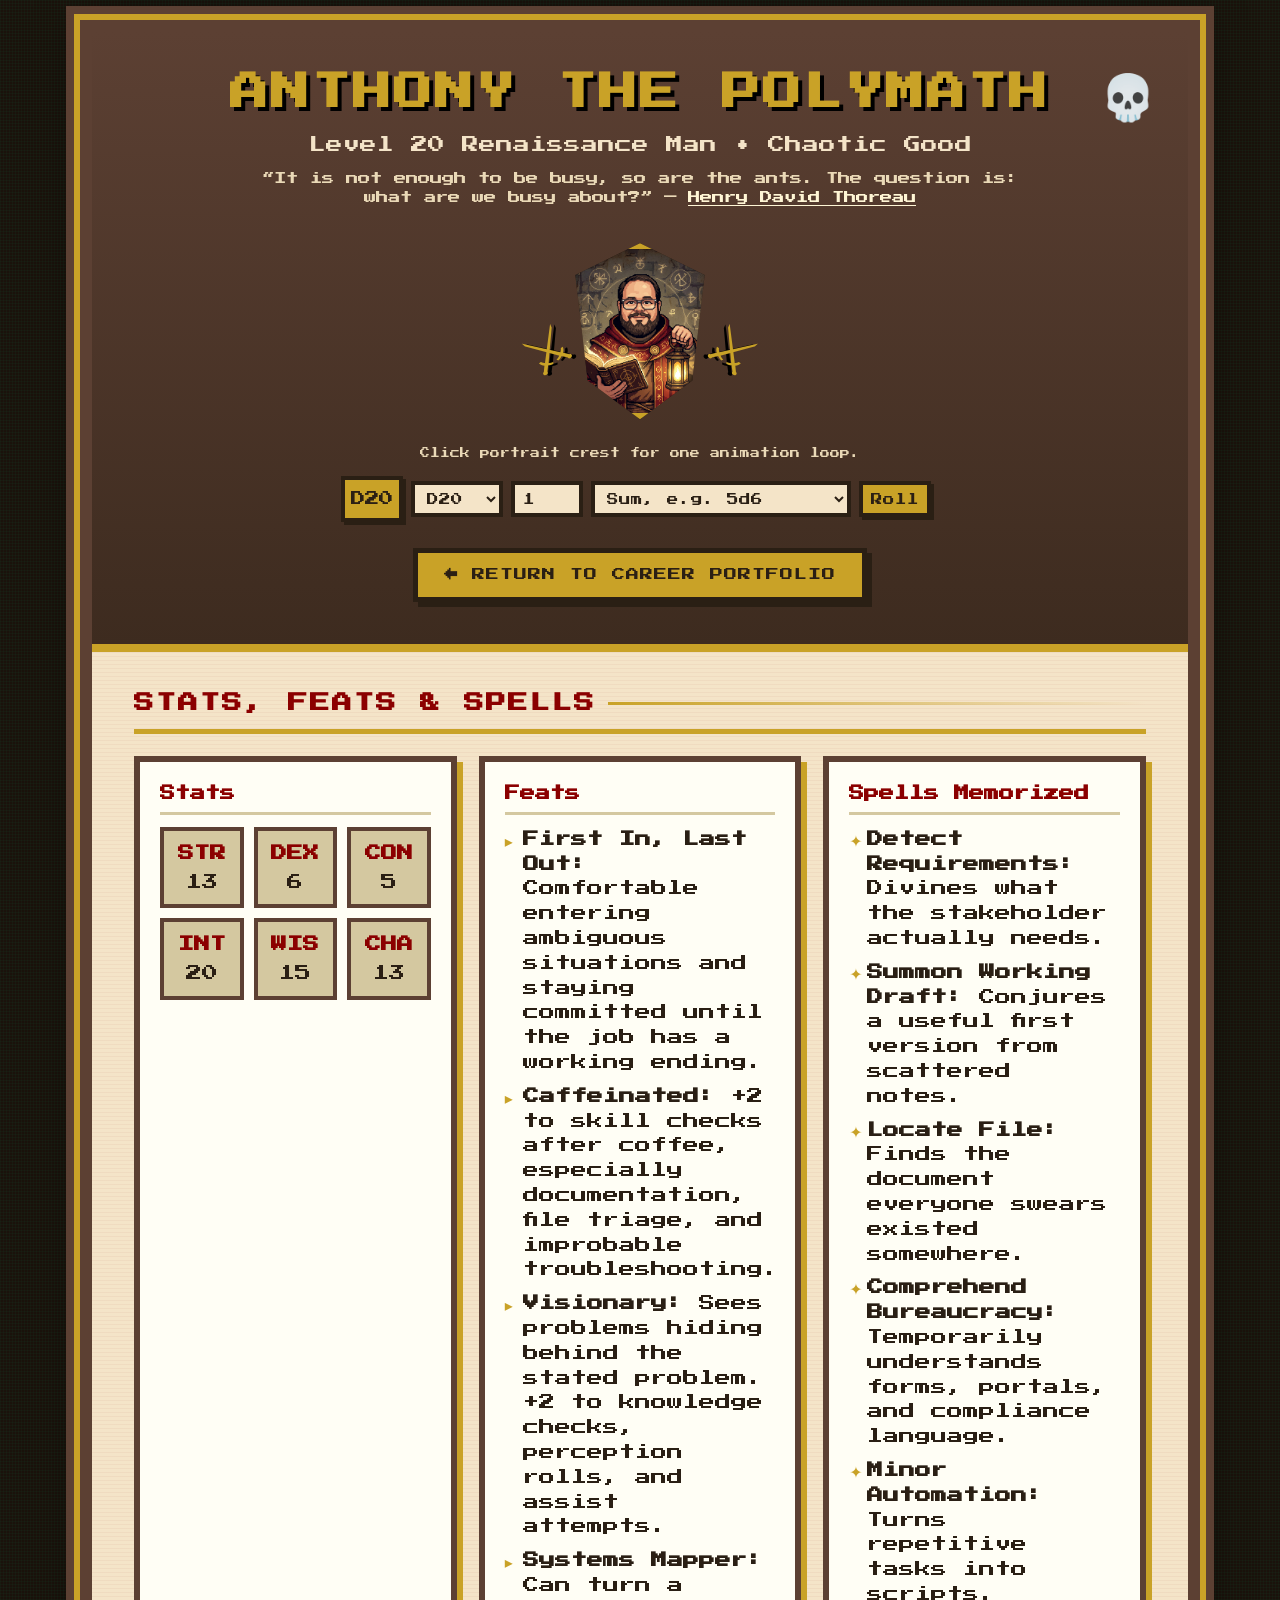
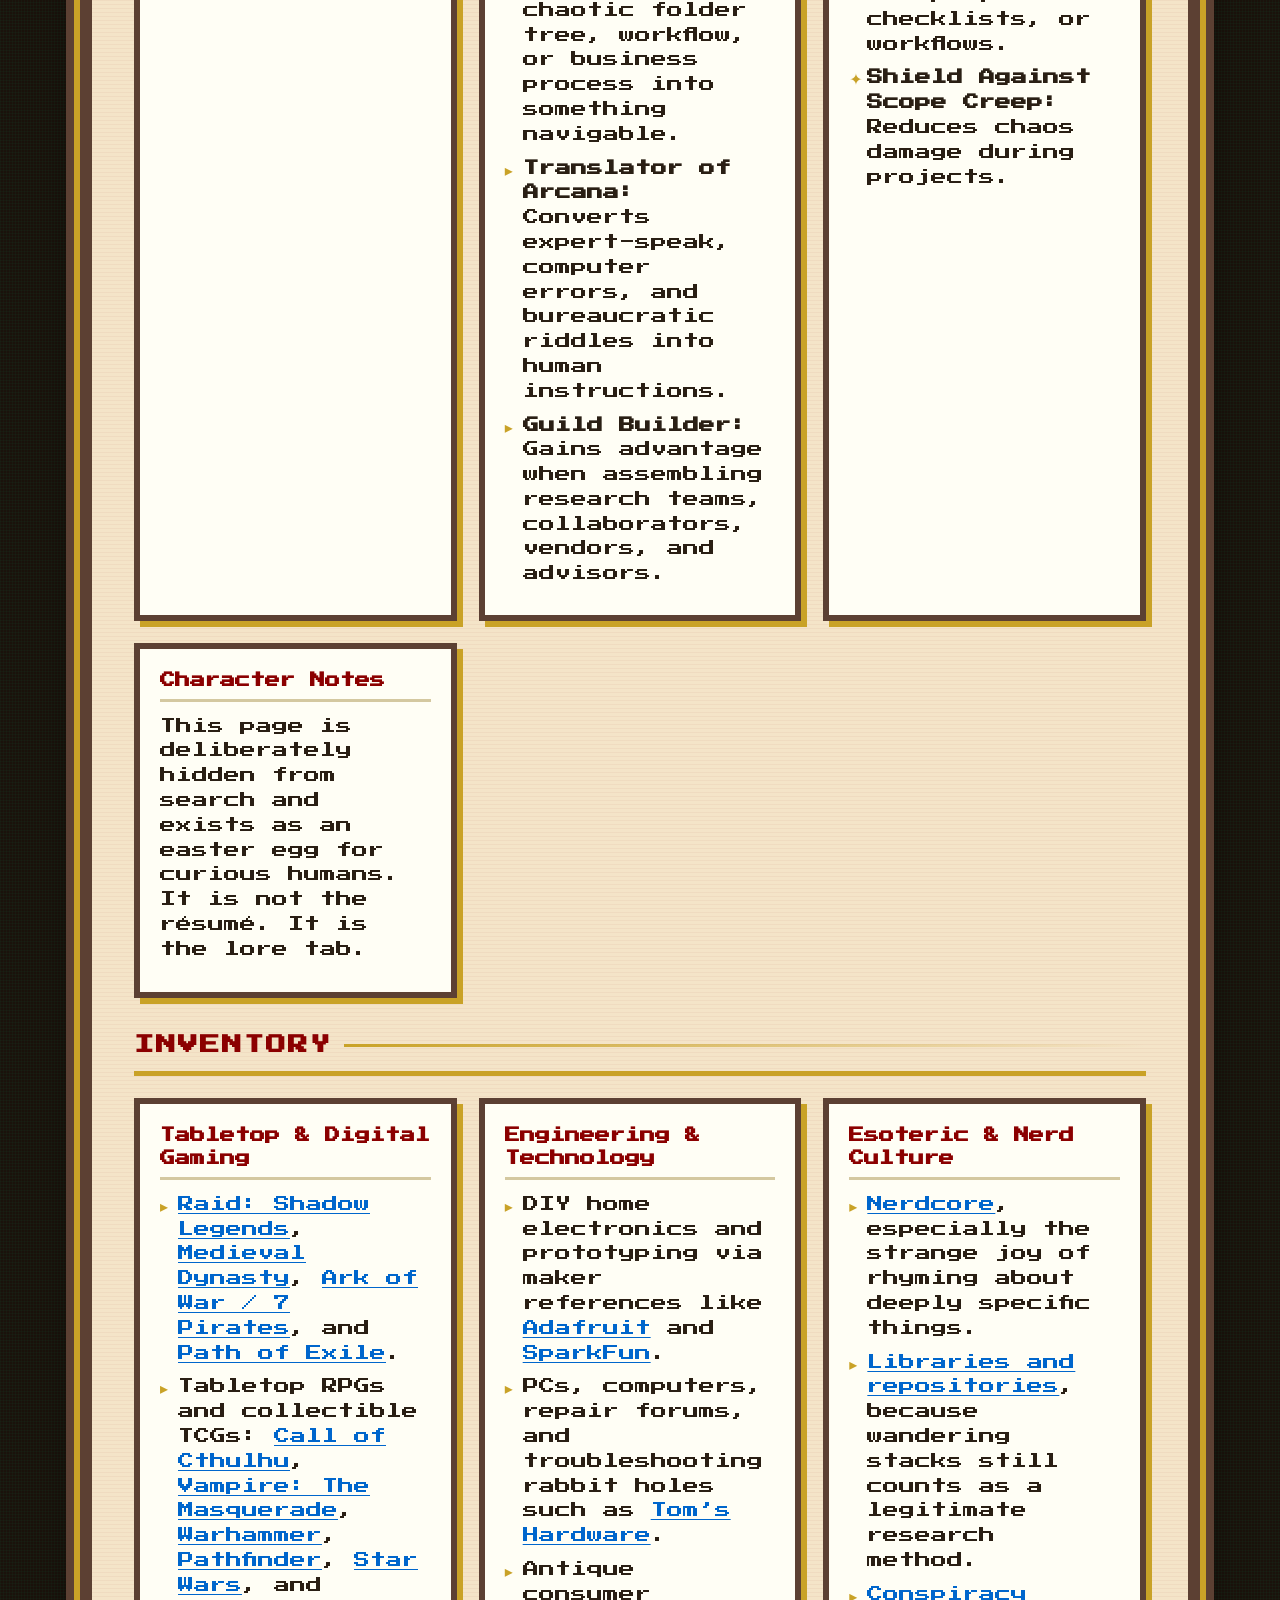
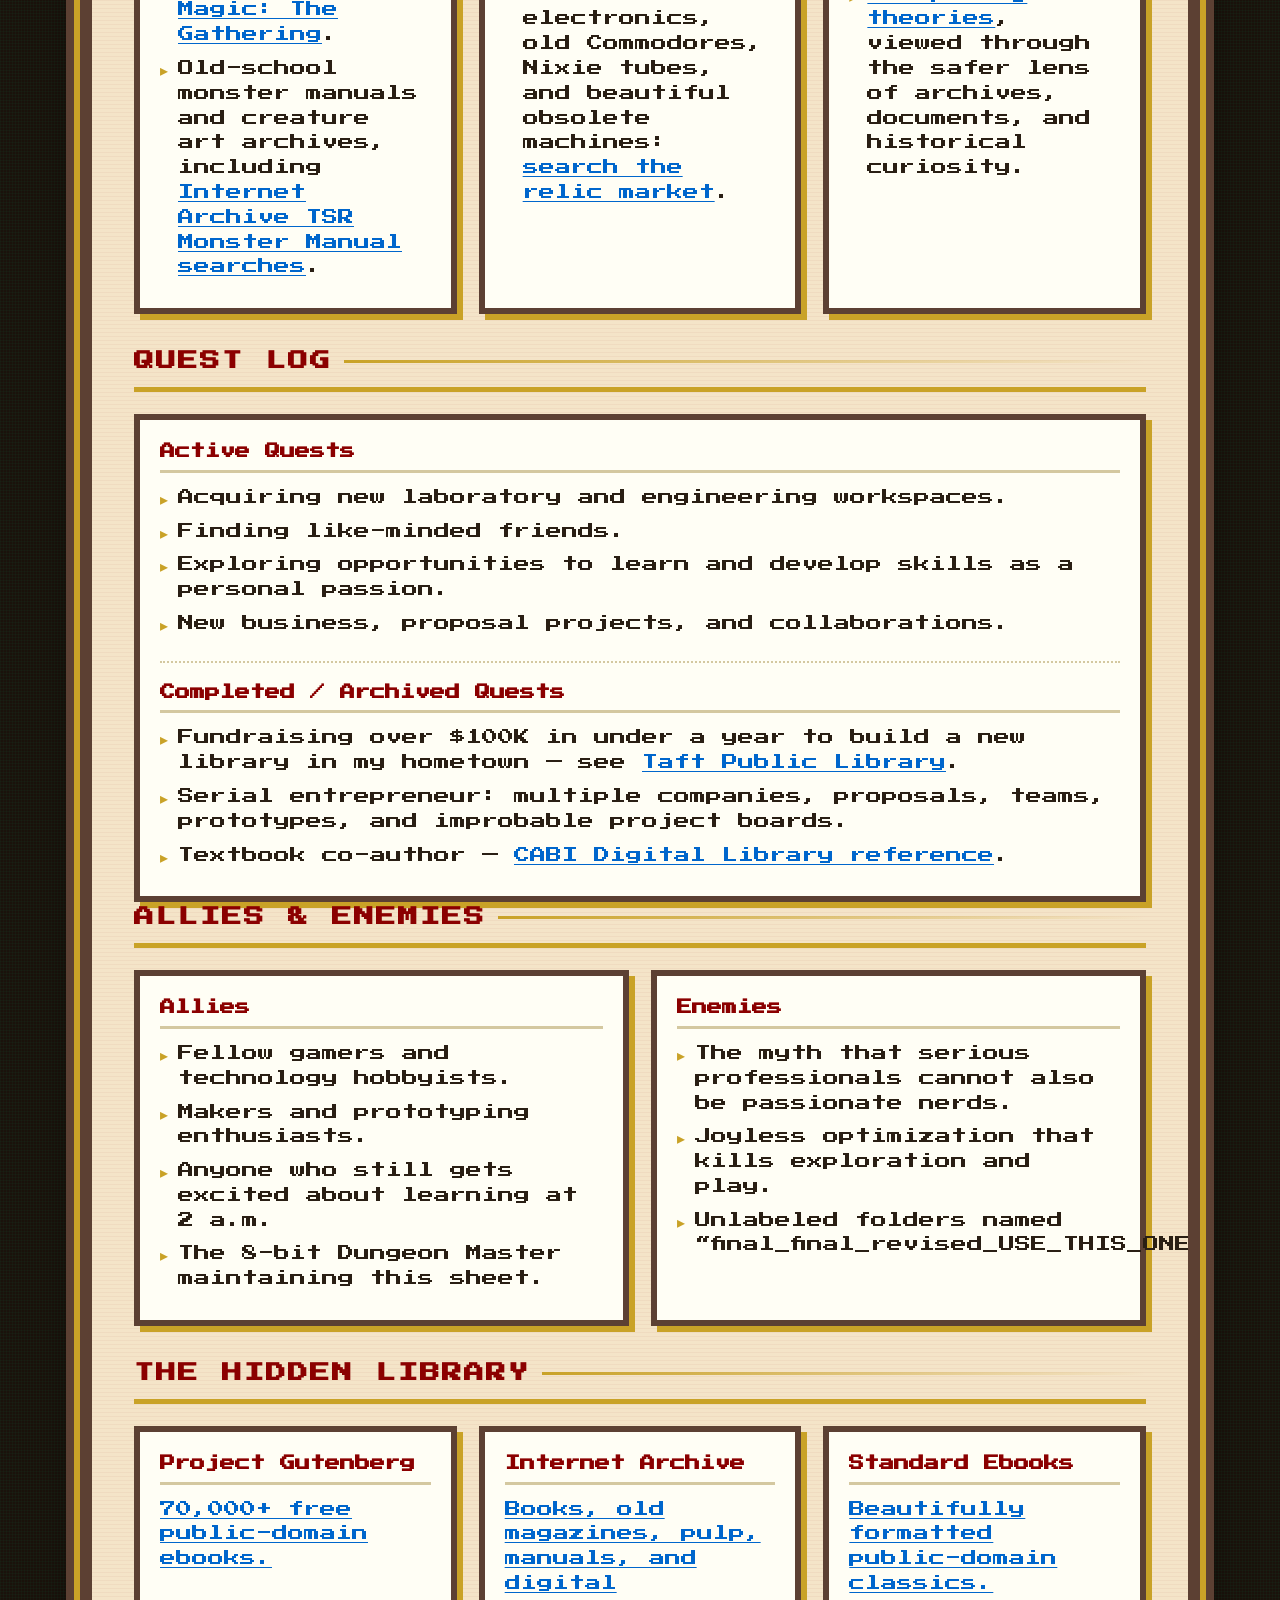
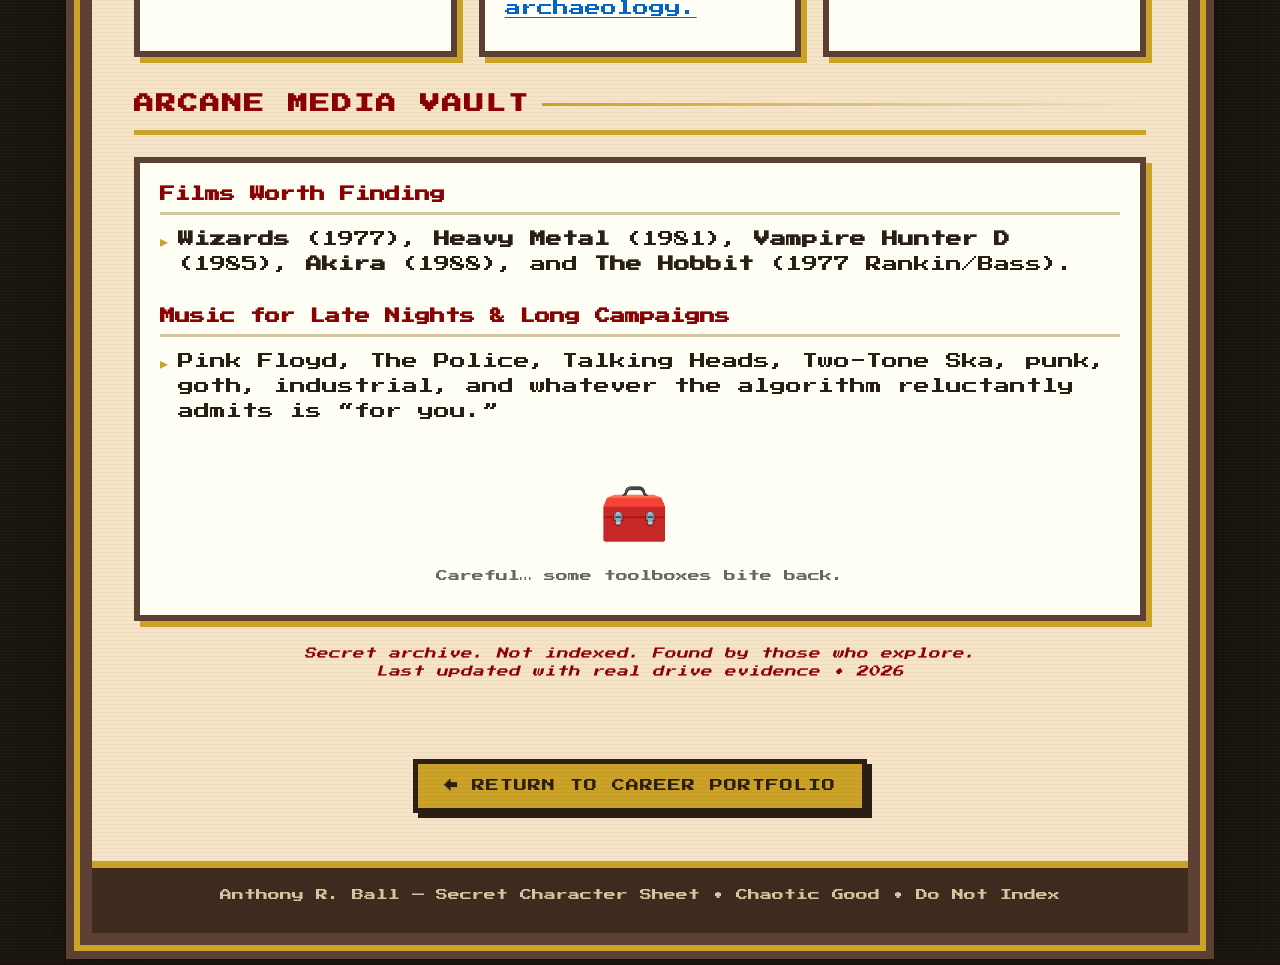
<file: hobbies.html>
<!DOCTYPE html>
<html lang="en">
<head>
    <meta charset="UTF-8">
    <meta name="viewport" content="width=device-width, initial-scale=1.0">
    <meta name="robots" content="noindex, nofollow">
    <title>Anthony the Polymath — Secret Character Sheet</title>
    <style>
        @import url('https://fonts.googleapis.com/css2?family=Press+Start+2P&display=swap');

        :root {
            --parchment: #f4e4c8;
            --dark-parchment: #d4c8a0;
            --ink: #2a1f14;
            --gold: #c9a227;
            --red: #8b0000;
            --border: #5c4033;
            --crt-green: #00ff9f;
            --shadow: 6px 6px 0 var(--gold);
        }

        * { margin: 0; padding: 0; box-sizing: border-box; }
        body {
            background-color: #1a120b;
            background-image:
                linear-gradient(rgba(0, 255, 159, 0.03) 1px, transparent 1px),
                linear-gradient(90deg, rgba(0, 255, 159, 0.03) 1px, transparent 1px);
            background-size: 3px 3px;
            font-family: 'Press Start 2P', system-ui, -apple-system, sans-serif;
            color: var(--ink);
            line-height: 1.55;
            padding: 20px;
            min-height: 100vh;
        }

        a { color: #0066cc; }
        .container {
            max-width: 1120px;
            margin: 0 auto;
            background-color: var(--parchment);
            border: 12px solid var(--border);
            box-shadow: 0 0 0 6px var(--gold), 0 0 0 14px var(--border), 0 0 40px rgba(0,0,0,0.6);
            position: relative;
            overflow: hidden;
        }
        .container::before {
            content: '';
            position: absolute;
            inset: 0;
            background-image: linear-gradient(rgba(139, 0, 0, 0.04) 1px, transparent 1px);
            background-size: 4px 4px;
            pointer-events: none;
            z-index: 1;
        }
        header {
            background: linear-gradient(#5c4033, #3d2b1f);
            color: var(--gold);
            padding: 32px 40px 30px;
            text-align: center;
            border-bottom: 8px solid var(--gold);
            position: relative;
            z-index: 2;
        }
        .character-name {
            font-size: clamp(1.7rem, 5vw, 2.4rem);
            margin-bottom: 8px;
            text-shadow: 4px 4px 0 #000;
            letter-spacing: 3px;
        }
        .character-subtitle { font-size: 1.05rem; color: #f4e4c8; margin-bottom: 12px; }
        .tagline {
            font-size: 0.78rem;
            color: #ead9b7;
            max-width: 760px;
            margin: 0 auto 18px;
        }
        .tagline a { color: #fff6d5; text-decoration: underline; }
        .return-button {
            display: inline-block;
            background: var(--gold);
            color: #2a1f14;
            font-size: 0.82rem;
            padding: 12px 26px;
            text-decoration: none;
            border: 5px solid #2a1f14;
            margin: 12px 0;
            box-shadow: 5px 5px 0 #2a1f14;
            text-transform: uppercase;
            letter-spacing: 1px;
            transition: all 0.1s ease;
        }
        .return-button:hover { background: #f4e4c8; transform: translateY(-3px); box-shadow: 7px 7px 0 #2a1f14; }

        .portrait-crest {
            width: 190px;
            height: 210px;
            margin: 18px auto 10px;
            position: relative;
            display: grid;
            place-items: center;
            cursor: pointer;
        }
        .portrait-crest::before,
        .portrait-crest::after {
            content: "⚔";
            position: absolute;
            top: 76px;
            font-size: 3.4rem;
            color: var(--gold);
            text-shadow: 3px 3px 0 #000;
            z-index: 0;
        }
        .portrait-crest::before { left: -26px; transform: rotate(-35deg); }
        .portrait-crest::after { right: -26px; transform: scaleX(-1) rotate(-35deg); }
        .portrait-frame {
            width: 154px;
            height: 176px;
            clip-path: polygon(50% 0, 92% 18%, 84% 78%, 50% 100%, 16% 78%, 8% 18%);
            border: 6px solid var(--gold);
            background: #2a1f14;
            display: grid;
            place-items: center;
            box-shadow: 0 0 0 5px #2a1f14, 0 0 18px rgba(0,0,0,0.6);
            overflow: hidden;
            position: relative;
            z-index: 1;
        }
        .portrait-frame img,
        .portrait-frame video {
            width: 100%;
            height: 100%;
            object-fit: cover;
        }
        .portrait-frame video { display: none; }
        .portrait-crest.playing img { display: none; }
        .portrait-crest.playing video { display: block; }
        .crest-note { font-size: 0.62rem; color: #ead9b7; margin-top: 6px; }

        .dice-panel {
            display: flex;
            align-items: center;
            justify-content: center;
            gap: 8px;
            flex-wrap: wrap;
            margin: 14px auto;
            max-width: 720px;
        }
        .dice-panel select,
        .dice-panel input,
        .dice-panel button {
            font-family: inherit;
            font-size: 0.72rem;
            min-height: 36px;
            border: 4px solid #2a1f14;
            background: #f4e4c8;
            color: #2a1f14;
            padding: 6px 8px;
        }
        .dice-panel input { width: 72px; }
        .dice-panel button {
            background: var(--gold);
            cursor: pointer;
            box-shadow: 3px 3px 0 #2a1f14;
        }
        .dice-icon {
            display: inline-block;
            font-size: 0.9rem;
            min-width: 44px;
            text-align: center;
            padding: 8px 6px;
            border: 4px solid #2a1f14;
            background: var(--gold);
            color: #2a1f14;
            box-shadow: 3px 3px 0 #2a1f14;
            cursor: pointer;
            user-select: none;
            animation: attention-jiggle 2.8s ease-in-out infinite;
        }
        .dice-icon.rolling { animation: roll 0.65s ease; }
        .result {
            display: block;
            min-height: 24px;
            color: var(--red);
            font-size: 0.78rem;
            margin-top: 8px;
        }
        .skull {
            position: absolute;
            top: 24px;
            right: 32px;
            font-size: 2.8rem;
            cursor: pointer;
            z-index: 10;
            user-select: none;
            animation: attention-jiggle 3.4s ease-in-out infinite;
        }
        .skull.glow {
            color: #ff0000;
            text-shadow: 0 0 12px #ff0000, 0 0 24px #ff0000;
            animation: skull-pulse 1.2s infinite;
        }
        .rat {
            position: absolute;
            top: 68px;
            right: 48px;
            font-size: 1.4rem;
            opacity: 0;
            transition: all 0.4s ease;
            z-index: 11;
        }
        .skull.glow + .rat { opacity: 1; transform: translateY(8px); }

        main { padding: 36px 42px; position: relative; z-index: 2; }
        .section-title {
            font-size: 1.25rem;
            color: var(--red);
            border-bottom: 5px solid var(--gold);
            padding-bottom: 10px;
            margin-bottom: 22px;
            text-transform: uppercase;
            letter-spacing: 2px;
            display: flex;
            align-items: center;
            gap: 12px;
        }
        .section-title::after { content: ''; flex: 1; height: 3px; background: linear-gradient(to right, var(--gold), transparent); }
        .grid-2,
        .inventory-grid,
        .library-grid {
            display: grid;
            grid-template-columns: repeat(auto-fit, minmax(260px, 1fr));
            gap: 22px;
            margin-bottom: 32px;
        }
        .card,
        .inventory-card,
        .quest-log,
        .faction-card,
        .library-card,
        .media-vault {
            background: #fffef5;
            border: 6px solid var(--border);
            padding: 20px;
            box-shadow: var(--shadow);
        }
        .card h3,
        .inventory-card h3,
        .faction-card h3,
        .library-card h4,
        .media-section h4,
        .quest-item h4 {
            color: var(--red);
            font-size: 0.95rem;
            margin-bottom: 12px;
            border-bottom: 3px solid #d4c8a0;
            padding-bottom: 6px;
        }
        ul { list-style: none; }
        li { margin-bottom: 9px; padding-left: 18px; position: relative; }
        li::before { content: "▸"; color: var(--gold); position: absolute; left: 0; }
        p { margin-bottom: 10px; }
        .stats-grid {
            display: grid;
            grid-template-columns: repeat(3, 1fr);
            gap: 10px;
        }
        .stat {
            background: var(--dark-parchment);
            border: 4px solid var(--border);
            padding: 10px;
            text-align: center;
        }
        .stat strong { display: block; color: var(--red); margin-bottom: 4px; }
        .spell-list li::before { content: "✦"; }
        .quest-item { margin-bottom: 18px; padding-bottom: 16px; border-bottom: 2px dotted #d4c8a0; }
        .quest-item:last-child { border-bottom: none; margin-bottom: 0; padding-bottom: 0; }
        .media-section { margin-bottom: 28px; }
        .mimic-chest {
            display: inline-block;
            font-size: 3.5rem;
            cursor: pointer;
            margin: 10px 0;
            transition: transform 0.2s ease;
            user-select: none;
        }
        .mimic-chest.open { transform: scale(1.1) rotate(8deg); }
        .mimic-result { font-size: 0.82rem; color: var(--red); margin-left: 12px; font-weight: bold; }
        .secret-notice {
            font-size: 0.72rem;
            color: var(--red);
            text-align: center;
            margin-top: 24px;
            font-style: italic;
        }
        .footer {
            background: #3d2b1f;
            color: #d4c8a0;
            text-align: center;
            padding: 18px;
            font-size: 0.75rem;
            border-top: 7px solid var(--gold);
        }

        @keyframes roll {
            0% { transform: rotate(0deg) scale(1); }
            25% { transform: rotate(90deg) scale(1.25); }
            50% { transform: rotate(180deg) scale(0.92); }
            75% { transform: rotate(270deg) scale(1.15); }
            100% { transform: rotate(360deg) scale(1); }
        }
        @keyframes attention-jiggle {
            0%, 88%, 100% { transform: rotate(0deg); }
            90% { transform: rotate(-6deg); }
            92% { transform: rotate(6deg); }
            94% { transform: rotate(-4deg); }
            96% { transform: rotate(4deg); }
        }
        @keyframes skull-pulse { 0%, 100% { opacity: 1; } 50% { opacity: 0.6; } }

        @media (max-width: 720px) {
            body { padding: 12px; }
            .container { border-width: 8px; }
            header { padding: 24px 18px 20px; }
            main { padding: 24px 18px; }
            .stats-grid { grid-template-columns: repeat(2, 1fr); }
            .skull { right: 18px; top: 18px; }
        }
        @media (prefers-reduced-motion: reduce) {
            *, *::before, *::after {
                animation-duration: 0.001ms !important;
                animation-iteration-count: 1 !important;
                transition-duration: 0.001ms !important;
            }
        }
    </style>
</head>
<body>
    <div class="container">
        <header>
            <h1 class="character-name">ANTHONY THE POLYMATH</h1>
            <p class="character-subtitle">Level 20 Renaissance Man • Chaotic Good</p>
            <p class="tagline">
                “It is not enough to be busy, so are the ants. The question is: what are we busy about?” —
                <a href="https://thoreausociety.org/life-legacy/" target="_blank" rel="noopener">Henry David Thoreau</a>
            </p>

            <div class="portrait-crest" id="portraitCrest" title="Play secret character animation">
                <div class="portrait-frame">
                    <img src="hobby-tony.jpg" alt="Anthony R. Ball in secret character-sheet mode">
                    <video id="hobbyVideo" src="hobby-tony-video.mp4" playsinline preload="metadata"></video>
                </div>
            </div>
            <p class="crest-note">Click portrait crest for one animation loop.</p>

            <div class="dice-panel" aria-label="Dice roller">
                <span class="dice-icon" id="diceIcon" title="Roll dice">D20</span>
                <select id="diceSides" aria-label="Dice type">
                    <option value="4">D4</option>
                    <option value="6">D6</option>
                    <option value="8">D8</option>
                    <option value="10">D10</option>
                    <option value="12">D12</option>
                    <option value="20" selected>D20</option>
                    <option value="100">D100</option>
                </select>
                <input id="diceCount" type="number" min="1" max="20" value="1" aria-label="Number of dice or rolls">
                <select id="diceMode" aria-label="Roll mode">
                    <option value="sum">Sum, e.g. 5d6</option>
                    <option value="serial">Serial, e.g. 3xD20</option>
                </select>
                <button type="button" onclick="rollDice()">Roll</button>
                <span class="result" id="dice-result"></span>
            </div>

            <a href="index.html" class="return-button">← Return to Career Portfolio</a>
            <div class="skull" onclick="triggerSkull(this)" title="Click the skull">💀</div>
            <div class="rat">🐀</div>
        </header>

        <main>
            <section>
                <h2 class="section-title">Stats, Feats & Spells</h2>
                <div class="grid-2">
                    <div class="card">
                        <h3>Stats</h3>
                        <div class="stats-grid" id="statsGrid"></div>
                    </div>
                    <div class="card">
                        <h3>Feats</h3>
                        <ul>
                            <li><strong>First In, Last Out:</strong> Comfortable entering ambiguous situations and staying committed until the job has a working ending.</li>
                            <li><strong>Caffeinated:</strong> +2 to skill checks after coffee, especially documentation, file triage, and improbable troubleshooting.</li>
                            <li><strong>Visionary:</strong> Sees problems hiding behind the stated problem. +2 to knowledge checks, perception rolls, and assist attempts.</li>
                            <li><strong>Systems Mapper:</strong> Can turn a chaotic folder tree, workflow, or business process into something navigable.</li>
                            <li><strong>Translator of Arcana:</strong> Converts expert-speak, computer errors, and bureaucratic riddles into human instructions.</li>
                            <li><strong>Guild Builder:</strong> Gains advantage when assembling research teams, collaborators, vendors, and advisors.</li>
                        </ul>
                    </div>
                    <div class="card">
                        <h3>Spells Memorized</h3>
                        <ul class="spell-list">
                            <li><strong>Detect Requirements:</strong> Divines what the stakeholder actually needs.</li>
                            <li><strong>Summon Working Draft:</strong> Conjures a useful first version from scattered notes.</li>
                            <li><strong>Locate File:</strong> Finds the document everyone swears existed somewhere.</li>
                            <li><strong>Comprehend Bureaucracy:</strong> Temporarily understands forms, portals, and compliance language.</li>
                            <li><strong>Minor Automation:</strong> Turns repetitive tasks into scripts, checklists, or workflows.</li>
                            <li><strong>Shield Against Scope Creep:</strong> Reduces chaos damage during projects.</li>
                        </ul>
                    </div>
                    <div class="card">
                        <h3>Character Notes</h3>
                        <p>This page is deliberately hidden from search and exists as an easter egg for curious humans. It is not the résumé. It is the lore tab.</p>
                    </div>
                </div>
            </section>

            <section>
                <h2 class="section-title">Inventory</h2>
                <div class="inventory-grid">
                    <div class="inventory-card">
                        <h3>Tabletop & Digital Gaming</h3>
                        <ul>
                            <li><a href="https://raidshadowlegends.com/" target="_blank" rel="noopener">Raid: Shadow Legends</a>, <a href="https://www.toplitz-productions.com/medieval-dynasty.html" target="_blank" rel="noopener">Medieval Dynasty</a>, <a href="https://www.7piratesgames.com/" target="_blank" rel="noopener">Ark of War / 7 Pirates</a>, and <a href="https://www.pathofexile.com/" target="_blank" rel="noopener">Path of Exile</a>.</li>
                            <li>Tabletop RPGs and collectible TCGs: <a href="https://www.chaosium.com/call-of-cthulhu-rpg/" target="_blank" rel="noopener">Call of Cthulhu</a>, <a href="https://www.worldofdarkness.com/vampire-the-masquerade" target="_blank" rel="noopener">Vampire: The Masquerade</a>, <a href="https://warhammer.com/" target="_blank" rel="noopener">Warhammer</a>, <a href="https://paizo.com/pathfinder" target="_blank" rel="noopener">Pathfinder</a>, <a href="https://www.starwars.com/games-apps" target="_blank" rel="noopener">Star Wars</a>, and <a href="https://magic.wizards.com/" target="_blank" rel="noopener">Magic: The Gathering</a>.</li>
                            <li>Old-school monster manuals and creature art archives, including <a href="https://archive.org/search?query=TSR+Monster+Manual" target="_blank" rel="noopener">Internet Archive TSR Monster Manual searches</a>.</li>
                        </ul>
                    </div>
                    <div class="inventory-card">
                        <h3>Engineering & Technology</h3>
                        <ul>
                            <li>DIY home electronics and prototyping via maker references like <a href="https://www.adafruit.com/" target="_blank" rel="noopener">Adafruit</a> and <a href="https://www.sparkfun.com/" target="_blank" rel="noopener">SparkFun</a>.</li>
                            <li>PCs, computers, repair forums, and troubleshooting rabbit holes such as <a href="https://www.tomshardware.com/" target="_blank" rel="noopener">Tom’s Hardware</a>.</li>
                            <li>Antique consumer electronics, old Commodores, Nixie tubes, and beautiful obsolete machines: <a href="https://www.google.com/search?q=vintage+consumer+electronics+Commodore+computer+Nixie+tubes+for+sale" target="_blank" rel="noopener">search the relic market</a>.</li>
                        </ul>
                    </div>
                    <div class="inventory-card">
                        <h3>Esoteric & Nerd Culture</h3>
                        <ul>
                            <li><a href="https://www.youtube.com/results?search_query=MC+Frontalot" target="_blank" rel="noopener">Nerdcore</a>, especially the strange joy of rhyming about deeply specific things.</li>
                            <li><a href="https://www.google.com/maps/search/library+near+me" target="_blank" rel="noopener">Libraries and repositories</a>, because wandering stacks still counts as a legitimate research method.</li>
                            <li><a href="https://www.cia.gov/readingroom/search/site" target="_blank" rel="noopener">Conspiracy theories</a>, viewed through the safer lens of archives, documents, and historical curiosity.</li>
                        </ul>
                    </div>
                </div>
            </section>

            <section>
                <h2 class="section-title">Quest Log</h2>
                <div class="quest-log">
                    <div class="quest-item">
                        <h4>Active Quests</h4>
                        <ul>
                            <li>Acquiring new laboratory and engineering workspaces.</li>
                            <li>Finding like-minded friends.</li>
                            <li>Exploring opportunities to learn and develop skills as a personal passion.</li>
                            <li>New business, proposal projects, and collaborations.</li>
                        </ul>
                    </div>
                    <div class="quest-item">
                        <h4>Completed / Archived Quests</h4>
                        <ul>
                            <li>Fundraising over $100K in under a year to build a new library in my hometown — see <a href="https://www.taftpubliclibrary.org/" target="_blank" rel="noopener">Taft Public Library</a>.</li>
                            <li>Serial entrepreneur: multiple companies, proposals, teams, prototypes, and improbable project boards.</li>
                            <li>Textbook co-author — <a href="https://www.cabidigitallibrary.org/doi/book/10.1079/9781845939434.0000" target="_blank" rel="noopener">CABI Digital Library reference</a>.</li>
                        </ul>
                    </div>
                </div>
            </section>

            <section>
                <h2 class="section-title">Allies & Enemies</h2>
                <div class="grid-2">
                    <div class="faction-card">
                        <h3>Allies</h3>
                        <ul>
                            <li>Fellow gamers and technology hobbyists.</li>
                            <li>Makers and prototyping enthusiasts.</li>
                            <li>Anyone who still gets excited about learning at 2 a.m.</li>
                            <li>The 8-bit Dungeon Master maintaining this sheet.</li>
                        </ul>
                    </div>
                    <div class="faction-card">
                        <h3>Enemies</h3>
                        <ul>
                            <li>The myth that serious professionals cannot also be passionate nerds.</li>
                            <li>Joyless optimization that kills exploration and play.</li>
                            <li>Unlabeled folders named “final_final_revised_USE_THIS_ONE.”</li>
                        </ul>
                    </div>
                </div>
            </section>

            <section>
                <h2 class="section-title">The Hidden Library</h2>
                <div class="library-grid">
                    <div class="library-card"><h4>Project Gutenberg</h4><p><a href="https://www.gutenberg.org/" target="_blank" rel="noopener">70,000+ free public-domain ebooks.</a></p></div>
                    <div class="library-card"><h4>Internet Archive</h4><p><a href="https://archive.org/" target="_blank" rel="noopener">Books, old magazines, pulp, manuals, and digital archaeology.</a></p></div>
                    <div class="library-card"><h4>Standard Ebooks</h4><p><a href="https://standardebooks.org/" target="_blank" rel="noopener">Beautifully formatted public-domain classics.</a></p></div>
                </div>
            </section>

            <section>
                <h2 class="section-title">Arcane Media Vault</h2>
                <div class="media-vault">
                    <div class="media-section">
                        <h4>Films Worth Finding</h4>
                        <ul>
                            <li><strong>Wizards</strong> (1977), <strong>Heavy Metal</strong> (1981), <strong>Vampire Hunter D</strong> (1985), <strong>Akira</strong> (1988), and <strong>The Hobbit</strong> (1977 Rankin/Bass).</li>
                        </ul>
                    </div>
                    <div class="media-section">
                        <h4>Music for Late Nights & Long Campaigns</h4>
                        <ul>
                            <li>Pink Floyd, The Police, Talking Heads, Two-Tone Ska, punk, goth, industrial, and whatever the algorithm reluctantly admits is “for you.”</li>
                        </ul>
                    </div>
                    <div style="margin-top: 20px; text-align: center;">
                        <span class="mimic-chest" onclick="triggerMimic(this)">🧰</span>
                        <span class="mimic-result" id="mimic-result"></span>
                        <p style="margin-top: 8px; font-size: 0.75rem; color: #666;">Careful… some toolboxes bite back.</p>
                    </div>
                </div>
            </section>

            <p class="secret-notice">
                Secret archive. Not indexed. Found by those who explore.<br>
                Last updated with real drive evidence • 2026
            </p>
        </main>

        <div style="text-align: center; padding: 20px 40px 36px;">
            <a href="index.html" class="return-button">← Return to Career Portfolio</a>
        </div>
        <div class="footer"><p>Anthony R. Ball — Secret Character Sheet • Chaotic Good • Do Not Index</p></div>
    </div>

    <script>
        function randomInt(min, max) {
            return Math.floor(Math.random() * (max - min + 1)) + min;
        }
        function renderStats() {
            const stats = {
                STR: randomInt(5, 13),
                DEX: 6,
                CON: randomInt(5, 13),
                INT: 20,
                WIS: randomInt(13, 22),
                CHA: randomInt(13, 22)
            };
            const grid = document.getElementById('statsGrid');
            grid.innerHTML = Object.entries(stats).map(([name, value]) => `<div class="stat"><strong>${name}</strong><span>${value}</span></div>`).join('');
        }
        function rollOne(sides) {
            if (sides === 100) {
                const tens = randomInt(0, 9) * 10;
                const ones = randomInt(0, 9);
                const total = tens + ones;
                return total === 0 ? 100 : total;
            }
            return randomInt(1, sides);
        }
        function rollDice() {
            const resultEl = document.getElementById('dice-result');
            const diceIcon = document.getElementById('diceIcon');
            const sides = parseInt(document.getElementById('diceSides').value, 10);
            const count = Math.max(1, Math.min(20, parseInt(document.getElementById('diceCount').value || '1', 10)));
            const mode = document.getElementById('diceMode').value;
            diceIcon.classList.add('rolling');
            setTimeout(() => diceIcon.classList.remove('rolling'), 650);
            const rolls = Array.from({ length: count }, () => rollOne(sides));
            if (mode === 'sum') {
                const total = rolls.reduce((a, b) => a + b, 0);
                resultEl.textContent = `${count}d${sides}: ${rolls.join(' + ')} = ${total}${sides === 20 && total === 20 ? ' — NAT 20!' : ''}`;
            } else {
                resultEl.textContent = `${count}×D${sides}: ${rolls.join(', ')}`;
            }
        }
        function triggerSkull(element) {
            element.classList.toggle('glow');
            const rat = element.nextElementSibling;
            if (element.classList.contains('glow')) {
                rat.style.opacity = '1';
                rat.style.transform = 'translateY(10px)';
            } else {
                rat.style.opacity = '0';
                rat.style.transform = 'translateY(0)';
            }
            setTimeout(() => {
                element.classList.remove('glow');
                rat.style.opacity = '0';
                rat.style.transform = 'translateY(0)';
            }, 4200);
        }
        function triggerMimic(element) {
            const resultEl = document.getElementById('mimic-result');
            element.classList.toggle('open');
            if (element.classList.contains('open')) {
                resultEl.textContent = 'It was a Mimic! You take 1d4 productivity damage...';
                resultEl.style.color = '#cc0000';
                setTimeout(() => {
                    element.classList.remove('open');
                    resultEl.textContent = 'The toolbox is now suspiciously quiet...';
                    resultEl.style.color = '#666';
                }, 2800);
            } else {
                resultEl.textContent = '';
            }
        }
        const portrait = document.getElementById('portraitCrest');
        const hobbyVideo = document.getElementById('hobbyVideo');
        portrait.addEventListener('click', async () => {
            portrait.classList.add('playing');
            hobbyVideo.currentTime = 0;
            hobbyVideo.muted = false;
            hobbyVideo.volume = 1;
            try { await hobbyVideo.play(); } catch { portrait.classList.remove('playing'); }
        });
        hobbyVideo.addEventListener('ended', () => {
            portrait.classList.remove('playing');
            hobbyVideo.pause();
            hobbyVideo.currentTime = 0;
        });
        renderStats();
    </script>
</body>
</html>
</file>
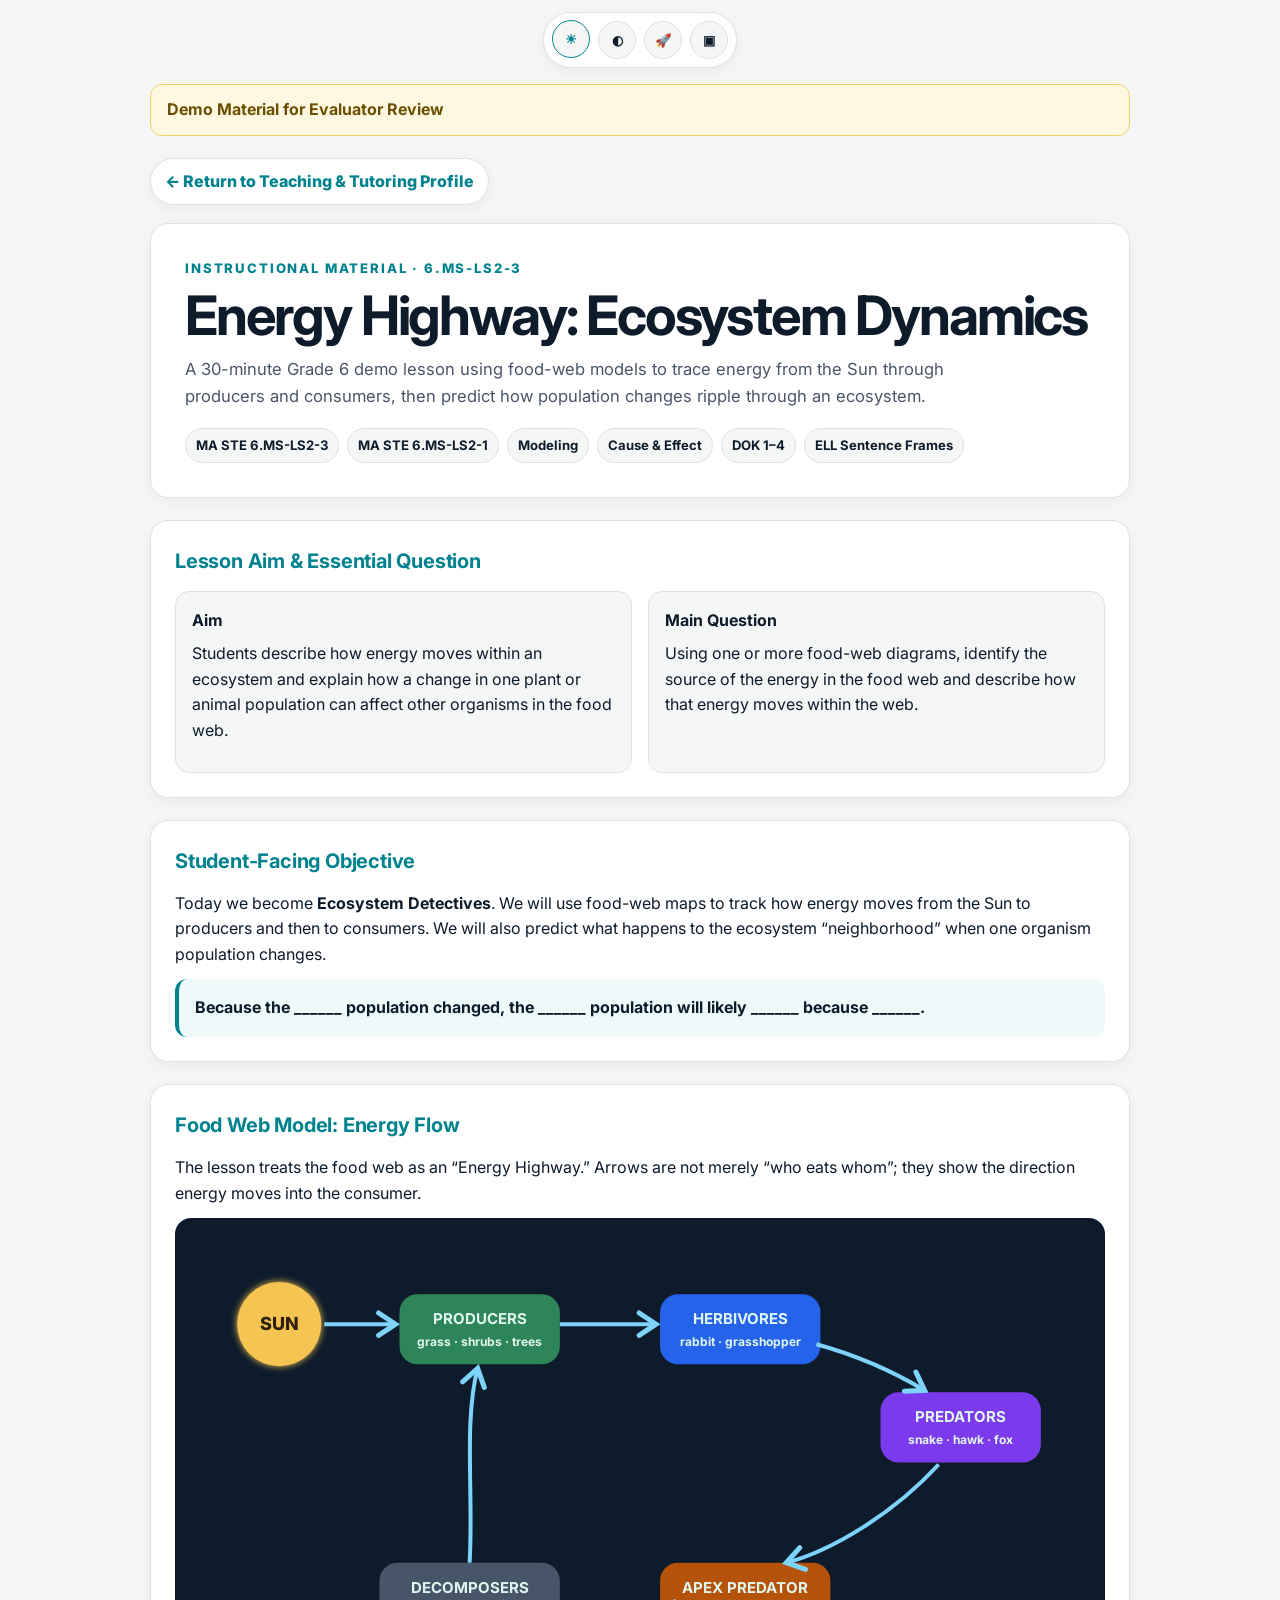
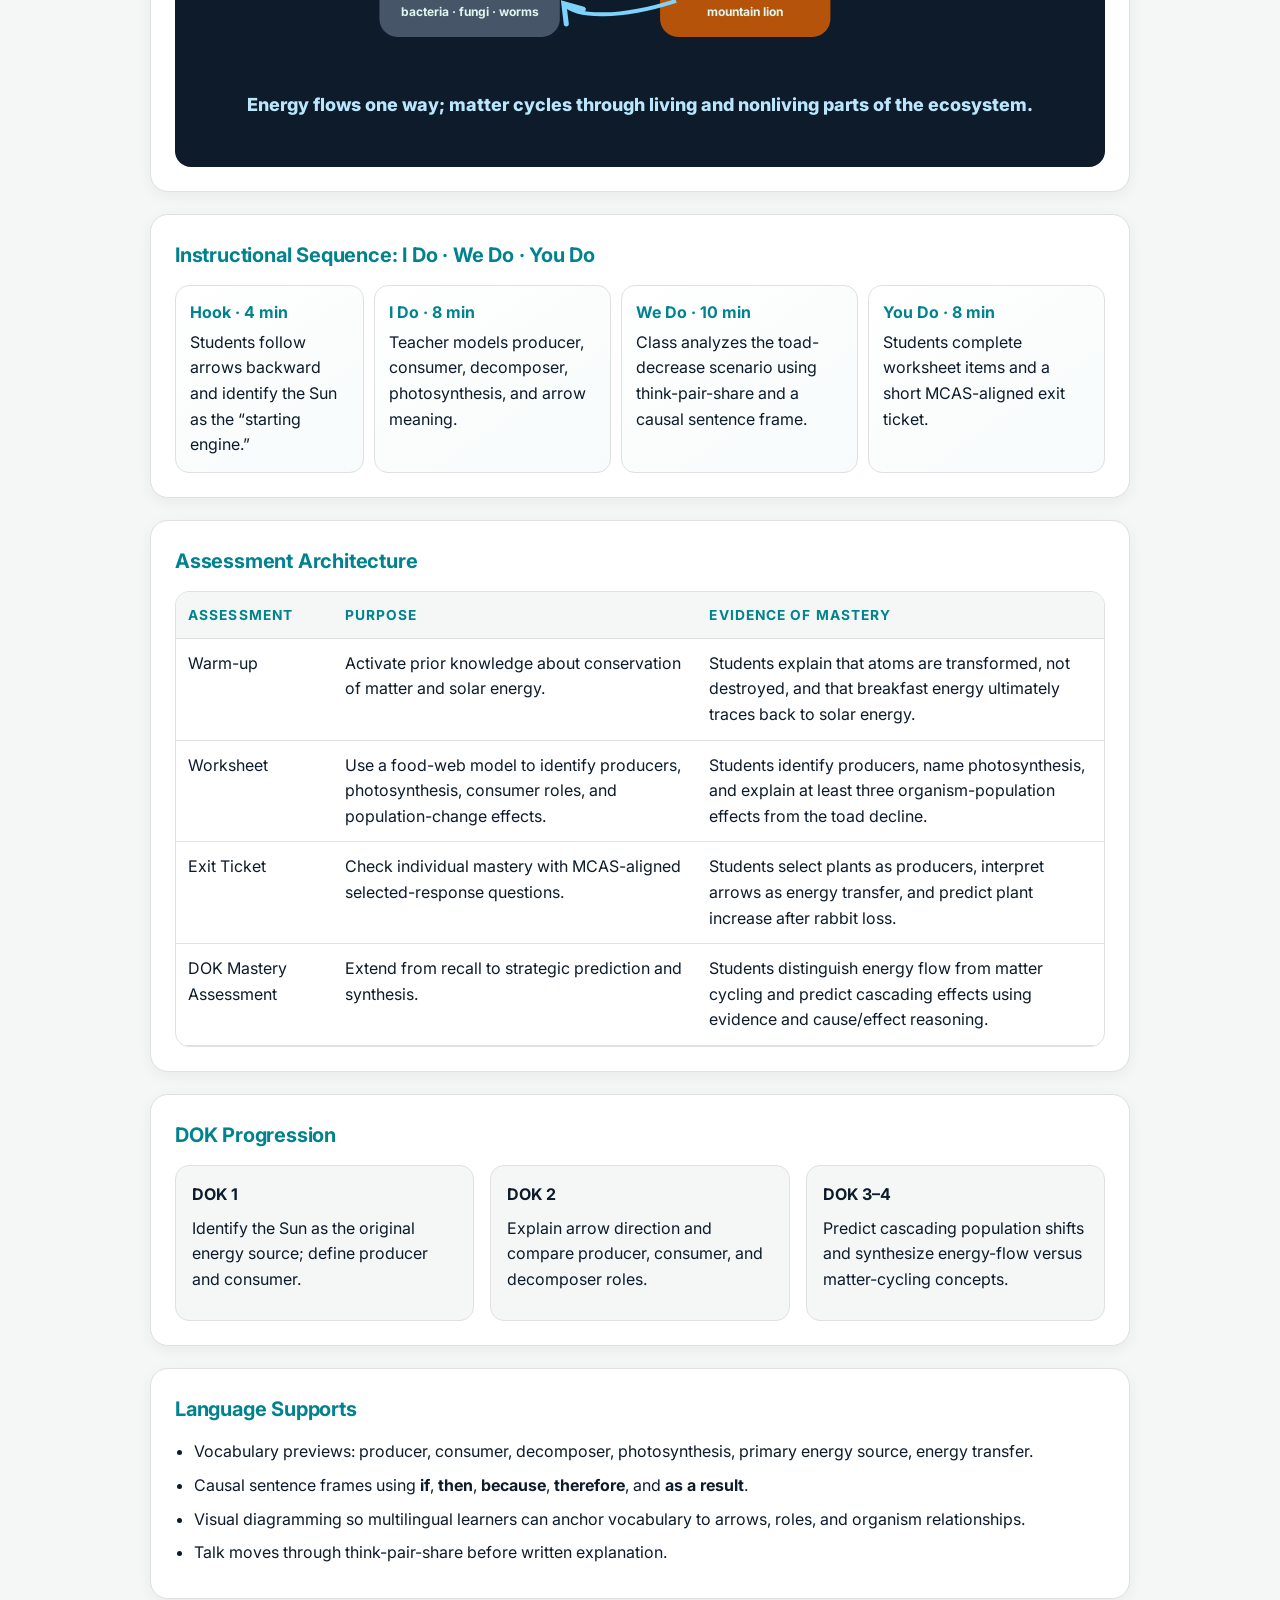
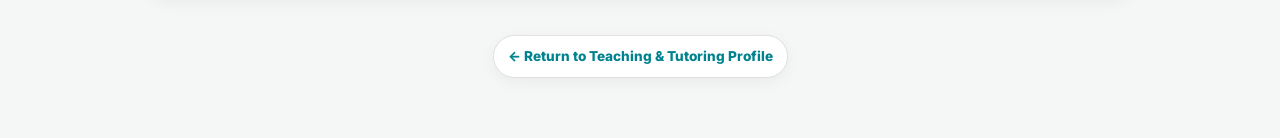
<file: lesson-6ms-ls2-3-ecosystem-dynamics.html>
<!DOCTYPE html>
<html lang="en">
<head>
    <meta charset="UTF-8">
    <meta name="viewport" content="width=device-width, initial-scale=1.0">
    <title>Evaluator Demo Material: 6.MS-LS2-3 Ecosystem Dynamics | Anthony R. Ball</title>
    <meta name="description" content="Evaluator review material for Anthony R. Ball's 6th grade ecosystem dynamics demo lesson aligned to MA STE 6.MS-LS2-3 and 6.MS-LS2-1, including objectives, food-web modeling, DOK assessment, ELL supports, and exit-ticket structure.">
    <meta name="keywords" content="Anthony R Ball science teacher, 6.MS-LS2-3, ecosystem dynamics lesson, middle school science demo lesson, MA STE standards, food web model, energy flow, matter cycling, DOK assessment, ELL science supports, science teacher evaluator material">
    <meta name="author" content="Anthony R. Ball">
    <meta name="robots" content="index, follow">
    <link rel="canonical" href="https://pixelpolicyuser.github.io/career-portfolio/lesson-6ms-ls2-3-ecosystem-dynamics.html">
    <meta property="og:title" content="Evaluator Demo Material: 6.MS-LS2-3 Ecosystem Dynamics">
    <meta property="og:description" content="Food-web modeling, energy flow, matter cycling, DOK progression, ELL supports, and assessment architecture for a 6th grade ecosystem dynamics demo lesson.">
    <meta property="og:type" content="article">
    <meta property="og:url" content="https://pixelpolicyuser.github.io/career-portfolio/lesson-6ms-ls2-3-ecosystem-dynamics.html">
    <meta property="og:image" content="https://pixelpolicyuser.github.io/career-portfolio/me.png">
    <meta name="twitter:card" content="summary_large_image">
    <meta name="twitter:title" content="Evaluator Demo Material: 6.MS-LS2-3 Ecosystem Dynamics">
    <meta name="twitter:description" content="Standards-aligned ecosystem dynamics demo lesson material by Anthony R. Ball.">
    <meta name="twitter:image" content="https://pixelpolicyuser.github.io/career-portfolio/me.png">
    <script type="application/ld+json">
    {
      "@context": "https://schema.org",
      "@type": "LearningResource",
      "name": "Evaluator Demo Material: 6.MS-LS2-3 Ecosystem Dynamics",
      "url": "https://pixelpolicyuser.github.io/career-portfolio/lesson-6ms-ls2-3-ecosystem-dynamics.html",
      "description": "Evaluator review material for a 6th grade ecosystem dynamics demo lesson using food-web models to explain energy flow, matter cycling, and population-change effects.",
      "inLanguage": "en-US",
      "learningResourceType": "Lesson plan",
      "educationalLevel": "Grade 6",
      "teaches": ["Ecosystem dynamics", "Food webs", "Energy flow", "Matter cycling", "Cause and effect reasoning", "Scientific modeling"],
      "creator": {
        "@type": "Person",
        "name": "Anthony R. Ball",
        "url": "https://pixelpolicyuser.github.io/career-portfolio/middle-school-science-teacher-and-tutor.html"
      },
      "isPartOf": {
        "@type": "WebSite",
        "name": "Anthony R. Ball Career Portfolio",
        "url": "https://pixelpolicyuser.github.io/career-portfolio/"
      },
      "educationalAlignment": [
        {
          "@type": "AlignmentObject",
          "alignmentType": "teaches",
          "educationalFramework": "Massachusetts Science and Technology/Engineering Standards",
          "targetName": "6.MS-LS2-3"
        },
        {
          "@type": "AlignmentObject",
          "alignmentType": "supports",
          "educationalFramework": "Massachusetts Science and Technology/Engineering Standards",
          "targetName": "6.MS-LS2-1"
        }
      ]
    }
    </script>
    <link href="https://fonts.googleapis.com/css2?family=Inter:wght@400;600;700;800&display=swap" rel="stylesheet">
    <style>
        :root {
            --bg-color: #f4f7f6;
            --text-main: #0d1b2a;
            --text-muted: #4a5568;
            --card-bg: #ffffff;
            --btn-bg: #f4f7f6;
            --accent-color: #00838f;
            --accent-2: #2f855a;
            --accent-3: #b7791f;
            --border-color: #e0e0e0;
            --shadow: 0 4px 15px rgba(0,0,0,0.05);
        }
        * { box-sizing: border-box; margin: 0; padding: 0; }
        body {
            font-family: Inter, system-ui, sans-serif;
            background: var(--bg-color);
            color: var(--text-main);
            line-height: 1.6;
            padding: 84px 18px 48px;
            transition: background 0.25s ease, color 0.25s ease;
        }
        body.dark-mode {
            --bg-color: #121a20;
            --text-main: #e7f0f3;
            --text-muted: #a8bac2;
            --card-bg: #1c2730;
            --btn-bg: #253440;
            --accent-color: #29c7d6;
            --accent-2: #65d58a;
            --accent-3: #e4aa4c;
            --border-color: #38505d;
            --shadow: 0 14px 34px rgba(0,0,0,0.30);
        }
        body.cosmic-mode {
            --bg-color: #07111f;
            --text-main: #e8fbff;
            --text-muted: #a7d9e5;
            --card-bg: rgba(11, 27, 46, 0.86);
            --btn-bg: rgba(8, 21, 38, 0.92);
            --accent-color: #00e5ff;
            --accent-2: #83f7a6;
            --accent-3: #ffd166;
            --border-color: rgba(0, 229, 255, 0.34);
            --shadow: 0 0 24px rgba(0, 229, 255, 0.12), 0 16px 42px rgba(0,0,0,0.35);
            background:
                radial-gradient(circle at 20% 20%, rgba(0, 229, 255, 0.16), transparent 32%),
                radial-gradient(circle at 80% 10%, rgba(120, 89, 255, 0.16), transparent 28%),
                linear-gradient(135deg, #07111f, #0b1630 52%, #150d2e);
        }
        body.cyberpunk-mode {
            --bg-color: #100914;
            --text-main: #fff4fb;
            --text-muted: #f5b8d9;
            --card-bg: rgba(28, 13, 33, 0.88);
            --btn-bg: rgba(45, 18, 52, 0.92);
            --accent-color: #ff3df2;
            --accent-2: #38f8ff;
            --accent-3: #ffe66d;
            --border-color: rgba(255, 61, 242, 0.34);
            --shadow: 0 0 24px rgba(255, 61, 242, 0.14), 0 16px 42px rgba(0,0,0,0.38);
            background:
                linear-gradient(rgba(255, 61, 242, 0.045) 1px, transparent 1px),
                linear-gradient(90deg, rgba(56, 248, 255, 0.045) 1px, transparent 1px),
                linear-gradient(135deg, #100914, #1c0d2b 54%, #061b2b);
            background-size: 28px 28px, 28px 28px, auto;
        }
        .container { max-width: 980px; margin: 0 auto; }
        .draft-banner {
            background: #fff8e1;
            color: #6b4e00;
            border: 1px solid #f2d06b;
            border-radius: 12px;
            padding: 12px 16px;
            margin-bottom: 22px;
            font-weight: 700;
        }
        body.dark-mode .draft-banner,
        body.cosmic-mode .draft-banner,
        body.cyberpunk-mode .draft-banner {
            background: var(--btn-bg);
            color: var(--text-main);
            border-color: var(--border-color);
        }
        .hero, .card {
            background: var(--card-bg);
            border: 1px solid var(--border-color);
            border-radius: 18px;
            box-shadow: var(--shadow);
        }
        .hero { padding: 34px; margin-bottom: 22px; }
        .eyebrow {
            color: var(--accent-color);
            font-size: 0.82rem;
            font-weight: 800;
            letter-spacing: 0.14em;
            text-transform: uppercase;
            margin-bottom: 8px;
        }
        h1 { font-size: clamp(2rem, 5vw, 3.4rem); line-height: 1.05; letter-spacing: -0.04em; margin-bottom: 12px; }
        h2 {
            color: var(--accent-color);
            font-size: 1.25rem;
            margin-bottom: 14px;
            letter-spacing: -0.01em;
        }
        h3 { font-size: 1rem; margin-bottom: 8px; color: var(--text-main); }
        p { margin-bottom: 12px; }
        .subtitle { color: var(--text-muted); font-size: 1.04rem; max-width: 760px; }
        .chips { display: flex; flex-wrap: wrap; gap: 8px; margin-top: 18px; }
        .chip {
            border: 1px solid var(--border-color);
            background: var(--btn-bg);
            color: var(--text-main);
            padding: 6px 10px;
            border-radius: 999px;
            font-size: 0.82rem;
            font-weight: 700;
        }
        .grid { display: grid; grid-template-columns: repeat(3, minmax(0, 1fr)); gap: 16px; }
        .grid.two { grid-template-columns: repeat(2, minmax(0, 1fr)); }
        .card { padding: 24px; margin-bottom: 22px; }
        .mini-card {
            background: var(--btn-bg);
            border: 1px solid var(--border-color);
            border-radius: 14px;
            padding: 16px;
        }
        ul, ol { padding-left: 1.2rem; }
        li { margin-bottom: 8px; }
        .timeline {
            display: grid;
            grid-template-columns: 0.8fr 1fr 1fr 1fr;
            gap: 10px;
        }
        .phase {
            border-radius: 14px;
            padding: 14px;
            border: 1px solid var(--border-color);
            background: linear-gradient(145deg, #ffffff, #f7fbfb);
        }
        body.dark-mode .phase,
        body.cosmic-mode .phase,
        body.cyberpunk-mode .phase {
            background: var(--btn-bg);
        }
        .phase strong { color: var(--accent-color); display: block; margin-bottom: 4px; }
        .table-wrap { overflow-x: auto; border-radius: 14px; border: 1px solid var(--border-color); }
        table { width: 100%; border-collapse: collapse; min-width: 720px; }
        th, td { padding: 12px; border-bottom: 1px solid var(--border-color); text-align: left; vertical-align: top; }
        th { background: var(--btn-bg); color: var(--accent-color); font-size: 0.86rem; text-transform: uppercase; letter-spacing: 0.08em; }
        .sentence-frame {
            border-left: 4px solid var(--accent-color);
            background: #eefafa;
            padding: 16px;
            border-radius: 12px;
            font-weight: 700;
        }
        body.dark-mode .sentence-frame,
        body.cosmic-mode .sentence-frame,
        body.cyberpunk-mode .sentence-frame {
            background: var(--btn-bg);
        }
        .svg-panel {
            background: #0d1b2a;
            color: white;
            border-radius: 16px;
            padding: 14px;
            overflow: hidden;
        }
        svg { width: 100%; height: auto; display: block; }
        .footer { color: var(--text-muted); text-align: center; font-size: 0.85rem; padding-top: 14px; }
        .back-link {
            display: inline-flex;
            align-items: center;
            gap: 8px;
            color: var(--accent-color);
            text-decoration: none;
            font-weight: 800;
            border: 1px solid var(--border-color);
            background: var(--card-bg);
            border-radius: 999px;
            padding: 10px 14px;
            box-shadow: var(--shadow);
        }
        .back-link:hover { border-color: var(--accent-color); transform: translateY(-1px); }
        .nav-row { display: flex; justify-content: flex-start; margin-bottom: 18px; }
        .mode-switcher {
            position: fixed;
            top: 12px;
            left: 50%;
            transform: translateX(-50%);
            z-index: 1000;
            display: flex;
            gap: 8px;
            padding: 8px;
            border: 1px solid var(--border-color);
            border-radius: 999px;
            background: var(--card-bg);
            box-shadow: var(--shadow);
        }
        .mode-btn {
            width: 38px;
            height: 38px;
            border-radius: 999px;
            border: 1px solid var(--border-color);
            background: var(--btn-bg);
            color: var(--text-main);
            cursor: pointer;
            display: inline-flex;
            align-items: center;
            justify-content: center;
            font-weight: 800;
            transition: transform 0.2s ease, border-color 0.2s ease, color 0.2s ease;
        }
        .mode-btn:hover,
        .mode-btn.active {
            transform: translateY(-1px);
            border-color: var(--accent-color);
            color: var(--accent-color);
        }
        .starfield {
            display: none;
            position: fixed;
            inset: 0;
            pointer-events: none;
            z-index: -1;
        }
        body.cosmic-mode .starfield { display: block; }
        .star {
            position: absolute;
            border-radius: 50%;
            background: rgba(255,255,255,0.9);
            box-shadow: 0 0 8px rgba(0, 229, 255, 0.7);
            animation: twinkle 4s ease-in-out infinite alternate;
        }
        @keyframes twinkle {
            from { opacity: 0.25; transform: scale(0.8); }
            to { opacity: 0.95; transform: scale(1.15); }
        }
        @media (max-width: 780px) {
            .grid, .grid.two, .timeline { grid-template-columns: 1fr; }
            .hero, .card { padding: 20px; }
            body { padding-top: 76px; }
            .mode-switcher { width: calc(100% - 24px); justify-content: center; }
        }
        @media print {
            .mode-switcher, .starfield { display: none !important; }
            body { padding: 0; background: #fff; color: #000; }
        }
    </style>
</head>
<body>
    <div class="starfield" id="starfield" aria-hidden="true"></div>
    <nav class="mode-switcher" aria-label="Display mode">
        <button class="mode-btn" type="button" data-theme="light" aria-label="Light mode" title="Light mode">☀</button>
        <button class="mode-btn" type="button" data-theme="dark" aria-label="Dark mode" title="Dark mode">◐</button>
        <button class="mode-btn" type="button" data-theme="cosmic" aria-label="Cosmic mode" title="Cosmic mode">🚀</button>
        <button class="mode-btn" type="button" data-theme="cyberpunk" aria-label="Cyberpunk mode" title="Cyberpunk mode">▣</button>
    </nav>
    <main class="container">
        <div class="draft-banner">Demo Material for Evaluator Review</div>
        <div class="nav-row">
            <a class="back-link" href="https://pixelpolicyuser.github.io/career-portfolio/middle-school-science-teacher-and-tutor.html">← Return to Teaching &amp; Tutoring Profile</a>
        </div>

        <section class="hero">
            <div class="eyebrow">Instructional Material · 6.MS-LS2-3</div>
            <h1>Energy Highway: Ecosystem Dynamics</h1>
            <p class="subtitle">A 30-minute Grade 6 demo lesson using food-web models to trace energy from the Sun through producers and consumers, then predict how population changes ripple through an ecosystem.</p>
            <div class="chips">
                <span class="chip">MA STE 6.MS-LS2-3</span>
                <span class="chip">MA STE 6.MS-LS2-1</span>
                <span class="chip">Modeling</span>
                <span class="chip">Cause & Effect</span>
                <span class="chip">DOK 1–4</span>
                <span class="chip">ELL Sentence Frames</span>
            </div>
        </section>

        <section class="card">
            <h2>Lesson Aim & Essential Question</h2>
            <div class="grid two">
                <div class="mini-card">
                    <h3>Aim</h3>
                    <p>Students describe how energy moves within an ecosystem and explain how a change in one plant or animal population can affect other organisms in the food web.</p>
                </div>
                <div class="mini-card">
                    <h3>Main Question</h3>
                    <p>Using one or more food-web diagrams, identify the source of the energy in the food web and describe how that energy moves within the web.</p>
                </div>
            </div>
        </section>

        <section class="card">
            <h2>Student-Facing Objective</h2>
            <p>Today we become <strong>Ecosystem Detectives</strong>. We will use food-web maps to track how energy moves from the Sun to producers and then to consumers. We will also predict what happens to the ecosystem “neighborhood” when one organism population changes.</p>
            <div class="sentence-frame">Because the ______ population changed, the ______ population will likely ______ because ______.</div>
        </section>

        <section class="card">
            <h2>Food Web Model: Energy Flow</h2>
            <p>The lesson treats the food web as an “Energy Highway.” Arrows are not merely “who eats whom”; they show the direction energy moves into the consumer.</p>
            <div class="svg-panel" role="img" aria-label="Food web diagram showing the sun, producers, primary consumers, secondary consumers, apex predator, and decomposers.">
                <svg viewBox="0 0 900 520" xmlns="http://www.w3.org/2000/svg">
                    <defs>
                        <marker id="arrow6" viewBox="0 0 10 10" refX="8" refY="5" markerWidth="7" markerHeight="7" orient="auto-start-reverse">
                            <path d="M2 1 L8 5 L2 9" fill="none" stroke="#7dd3fc" stroke-width="1.8" stroke-linecap="round"/>
                        </marker>
                        <filter id="glow6"><feGaussianBlur stdDeviation="3.5" result="blur"/><feMerge><feMergeNode in="blur"/><feMergeNode in="SourceGraphic"/></feMerge></filter>
                    </defs>
                    <rect width="900" height="520" fill="#0d1b2a"/>
                    <circle cx="90" cy="92" r="42" fill="#f6c453" filter="url(#glow6)"/>
                    <text x="90" y="98" text-anchor="middle" font-size="18" font-weight="800" fill="#30220a">SUN</text>
                    <g fill="#dff7ee" font-size="15" font-weight="700">
                        <rect x="210" y="62" width="160" height="70" rx="18" fill="#2f855a"/>
                        <text x="290" y="92" text-anchor="middle">PRODUCERS</text>
                        <text x="290" y="114" text-anchor="middle" font-size="12">grass · shrubs · trees</text>
                        <rect x="470" y="62" width="160" height="70" rx="18" fill="#2563eb"/>
                        <text x="550" y="92" text-anchor="middle">HERBIVORES</text>
                        <text x="550" y="114" text-anchor="middle" font-size="12">rabbit · grasshopper</text>
                        <rect x="690" y="160" width="160" height="70" rx="18" fill="#7c3aed"/>
                        <text x="770" y="190" text-anchor="middle">PREDATORS</text>
                        <text x="770" y="212" text-anchor="middle" font-size="12">snake · hawk · fox</text>
                        <rect x="470" y="330" width="170" height="74" rx="18" fill="#b45309"/>
                        <text x="555" y="360" text-anchor="middle">APEX PREDATOR</text>
                        <text x="555" y="383" text-anchor="middle" font-size="12">mountain lion</text>
                        <rect x="190" y="330" width="180" height="74" rx="18" fill="#475569"/>
                        <text x="280" y="360" text-anchor="middle">DECOMPOSERS</text>
                        <text x="280" y="383" text-anchor="middle" font-size="12">bacteria · fungi · worms</text>
                    </g>
                    <g stroke="#7dd3fc" stroke-width="4" fill="none" marker-end="url(#arrow6)">
                        <path d="M135 92 C160 92 178 92 206 92"/>
                        <path d="M370 92 C408 92 430 92 466 92"/>
                        <path d="M626 112 C670 124 704 140 734 158"/>
                        <path d="M748 232 C704 280 642 318 596 330"/>
                        <path d="M486 368 C430 386 386 385 374 371"/>
                        <path d="M280 330 C284 260 274 190 288 136"/>
                    </g>
                    <text x="450" y="478" text-anchor="middle" fill="#bae6fd" font-size="18" font-weight="800">Energy flows one way; matter cycles through living and nonliving parts of the ecosystem.</text>
                </svg>
            </div>
        </section>

        <section class="card">
            <h2>Instructional Sequence: I Do · We Do · You Do</h2>
            <div class="timeline">
                <div class="phase"><strong>Hook · 4 min</strong>Students follow arrows backward and identify the Sun as the “starting engine.”</div>
                <div class="phase"><strong>I Do · 8 min</strong>Teacher models producer, consumer, decomposer, photosynthesis, and arrow meaning.</div>
                <div class="phase"><strong>We Do · 10 min</strong>Class analyzes the toad-decrease scenario using think-pair-share and a causal sentence frame.</div>
                <div class="phase"><strong>You Do · 8 min</strong>Students complete worksheet items and a short MCAS-aligned exit ticket.</div>
            </div>
        </section>

        <section class="card">
            <h2>Assessment Architecture</h2>
            <div class="table-wrap">
                <table>
                    <thead>
                        <tr><th>Assessment</th><th>Purpose</th><th>Evidence of Mastery</th></tr>
                    </thead>
                    <tbody>
                        <tr><td>Warm-up</td><td>Activate prior knowledge about conservation of matter and solar energy.</td><td>Students explain that atoms are transformed, not destroyed, and that breakfast energy ultimately traces back to solar energy.</td></tr>
                        <tr><td>Worksheet</td><td>Use a food-web model to identify producers, photosynthesis, consumer roles, and population-change effects.</td><td>Students identify producers, name photosynthesis, and explain at least three organism-population effects from the toad decline.</td></tr>
                        <tr><td>Exit Ticket</td><td>Check individual mastery with MCAS-aligned selected-response questions.</td><td>Students select plants as producers, interpret arrows as energy transfer, and predict plant increase after rabbit loss.</td></tr>
                        <tr><td>DOK Mastery Assessment</td><td>Extend from recall to strategic prediction and synthesis.</td><td>Students distinguish energy flow from matter cycling and predict cascading effects using evidence and cause/effect reasoning.</td></tr>
                    </tbody>
                </table>
            </div>
        </section>

        <section class="card">
            <h2>DOK Progression</h2>
            <div class="grid">
                <div class="mini-card"><h3>DOK 1</h3><p>Identify the Sun as the original energy source; define producer and consumer.</p></div>
                <div class="mini-card"><h3>DOK 2</h3><p>Explain arrow direction and compare producer, consumer, and decomposer roles.</p></div>
                <div class="mini-card"><h3>DOK 3–4</h3><p>Predict cascading population shifts and synthesize energy-flow versus matter-cycling concepts.</p></div>
            </div>
        </section>

        <section class="card">
            <h2>Language Supports</h2>
            <ul>
                <li>Vocabulary previews: producer, consumer, decomposer, photosynthesis, primary energy source, energy transfer.</li>
                <li>Causal sentence frames using <strong>if</strong>, <strong>then</strong>, <strong>because</strong>, <strong>therefore</strong>, and <strong>as a result</strong>.</li>
                <li>Visual diagramming so multilingual learners can anchor vocabulary to arrows, roles, and organism relationships.</li>
                <li>Talk moves through think-pair-share before written explanation.</li>
            </ul>
        </section>

        <p class="footer"><a class="back-link" href="https://pixelpolicyuser.github.io/career-portfolio/middle-school-science-teacher-and-tutor.html">← Return to Teaching &amp; Tutoring Profile</a></p>
    </main>
    <script>
        (() => {
            const modeButtons = Array.from(document.querySelectorAll('.mode-btn'));
            const starfield = document.getElementById('starfield');
            const themeClasses = ['dark-mode', 'cosmic-mode', 'cyberpunk-mode'];
            const allowedThemes = ['light', 'dark', 'cosmic', 'cyberpunk'];

            function generateStarfield() {
                if (!starfield) return;
                starfield.innerHTML = '';
                for (let i = 0; i < 110; i += 1) {
                    const star = document.createElement('span');
                    const size = Math.random() * 2.2 + 0.8;
                    star.className = 'star';
                    star.style.left = `${Math.random() * 100}%`;
                    star.style.top = `${Math.random() * 100}%`;
                    star.style.width = `${size}px`;
                    star.style.height = `${size}px`;
                    star.style.animationDelay = `${Math.random() * 4}s`;
                    star.style.animationDuration = `${Math.random() * 4 + 3}s`;
                    starfield.appendChild(star);
                }
            }

            function setTheme(theme) {
                const safeTheme = allowedThemes.includes(theme) ? theme : 'light';
                document.body.classList.remove(...themeClasses);
                if (safeTheme !== 'light') document.body.classList.add(`${safeTheme}-mode`);
                modeButtons.forEach((button) => {
                    const active = button.dataset.theme === safeTheme;
                    button.classList.toggle('active', active);
                    button.setAttribute('aria-pressed', String(active));
                });
                localStorage.setItem('aball-site-theme', safeTheme);
                if (safeTheme === 'cosmic') generateStarfield();
                else if (starfield) starfield.innerHTML = '';
            }

            modeButtons.forEach((button) => button.addEventListener('click', () => setTheme(button.dataset.theme)));
            setTheme(localStorage.getItem('aball-site-theme') || 'light');
        })();
    </script>
</body>
</html>
</file>
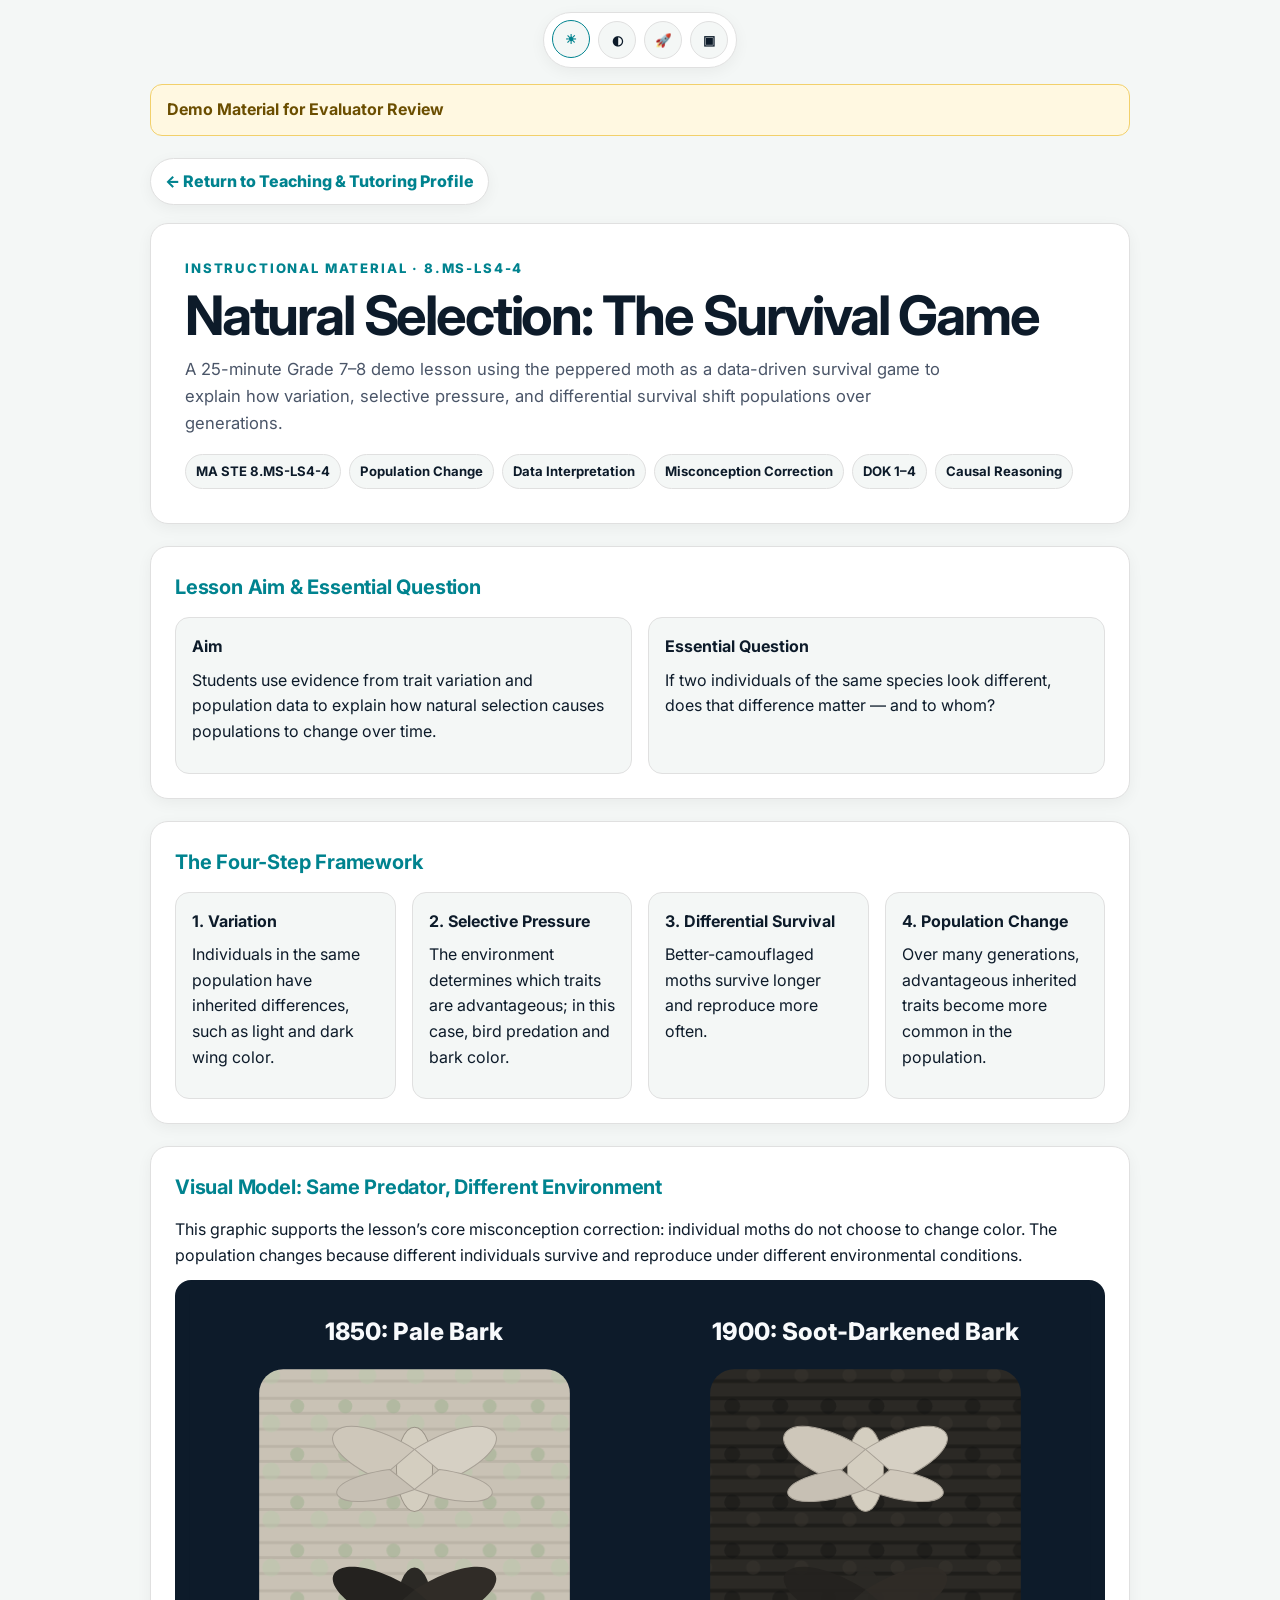
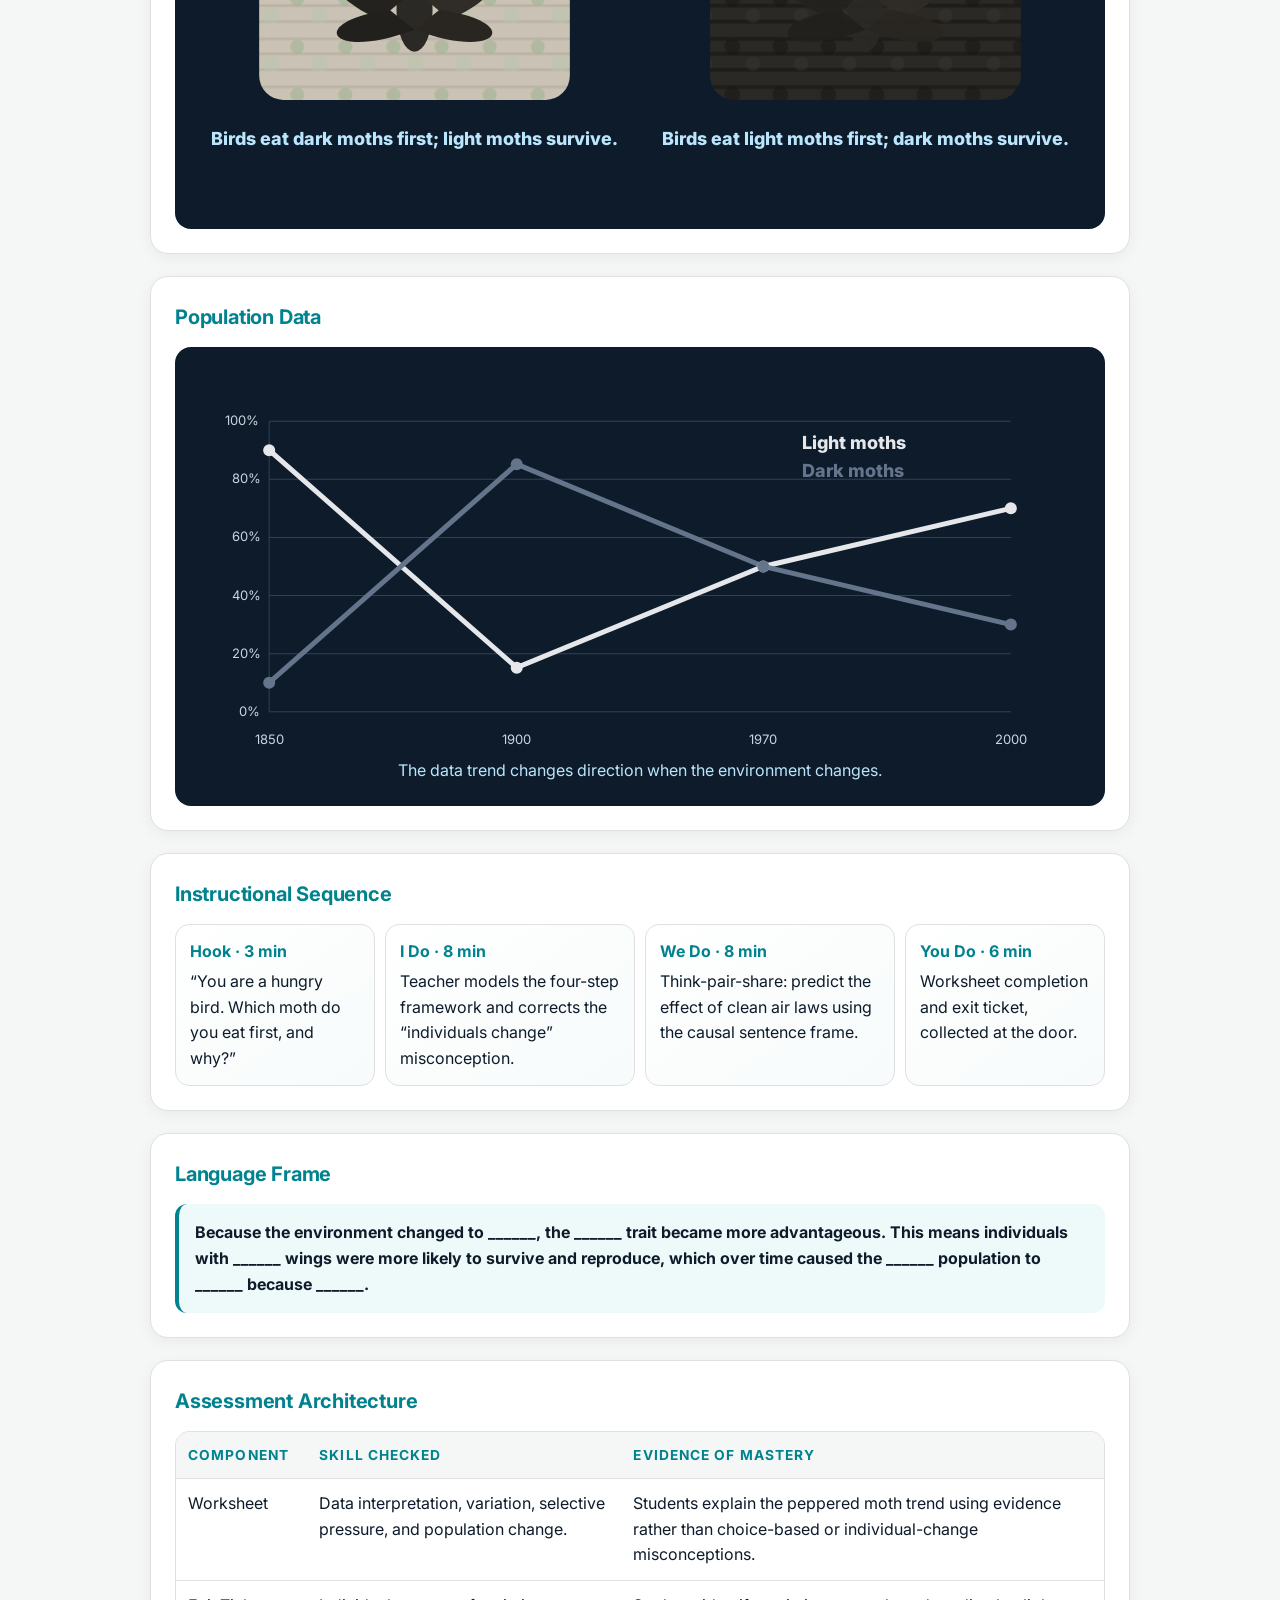
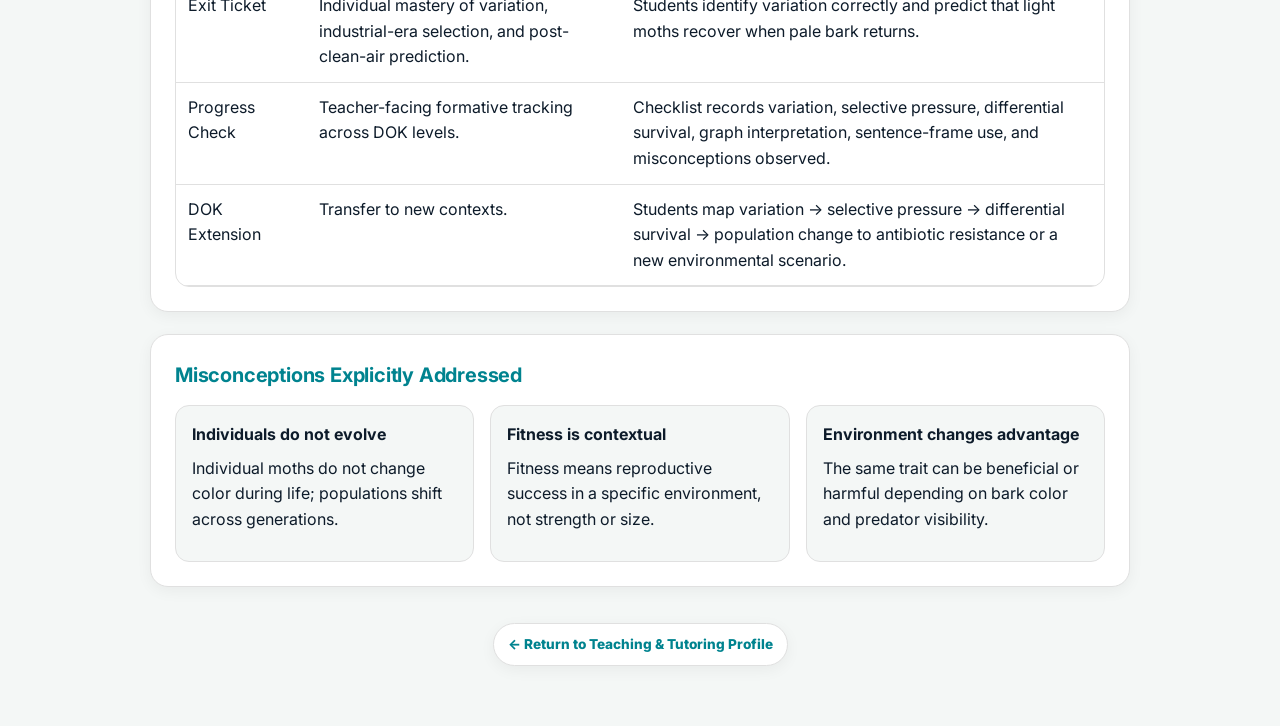
<file: lesson-8ms-ls4-4-natural-selection.html>
<!DOCTYPE html>
<html lang="en">
<head>
    <meta charset="UTF-8">
    <meta name="viewport" content="width=device-width, initial-scale=1.0">
    <title>Evaluator Demo Material: 8.MS-LS4-4 Natural Selection | Anthony R. Ball</title>
    <meta name="description" content="Evaluator review material for Anthony R. Ball's 8th grade natural selection demo lesson aligned to MA STE 8.MS-LS4-4, including the four-step framework, peppered moth data, misconception correction, DOK assessment, and causal-language supports.">
    <meta name="keywords" content="Anthony R Ball science teacher, 8.MS-LS4-4, natural selection lesson, middle school science demo lesson, MA STE standards, peppered moth, population change, selective pressure, differential survival, DOK assessment, science teacher evaluator material">
    <meta name="author" content="Anthony R. Ball">
    <meta name="robots" content="index, follow">
    <link rel="canonical" href="https://pixelpolicyuser.github.io/career-portfolio/lesson-8ms-ls4-4-natural-selection.html">
    <meta property="og:title" content="Evaluator Demo Material: 8.MS-LS4-4 Natural Selection">
    <meta property="og:description" content="Peppered moth data, natural selection framework, misconception correction, DOK progression, and causal-language supports for a Grade 7-8 demo lesson.">
    <meta property="og:type" content="article">
    <meta property="og:url" content="https://pixelpolicyuser.github.io/career-portfolio/lesson-8ms-ls4-4-natural-selection.html">
    <meta property="og:image" content="https://pixelpolicyuser.github.io/career-portfolio/me.png">
    <meta name="twitter:card" content="summary_large_image">
    <meta name="twitter:title" content="Evaluator Demo Material: 8.MS-LS4-4 Natural Selection">
    <meta name="twitter:description" content="Standards-aligned natural selection demo lesson material by Anthony R. Ball.">
    <meta name="twitter:image" content="https://pixelpolicyuser.github.io/career-portfolio/me.png">
    <script type="application/ld+json">
    {
      "@context": "https://schema.org",
      "@type": "LearningResource",
      "name": "Evaluator Demo Material: 8.MS-LS4-4 Natural Selection",
      "url": "https://pixelpolicyuser.github.io/career-portfolio/lesson-8ms-ls4-4-natural-selection.html",
      "description": "Evaluator review material for a Grade 7-8 natural selection demo lesson using peppered moth data to explain variation, selective pressure, differential survival, and population change over time.",
      "inLanguage": "en-US",
      "learningResourceType": "Lesson plan",
      "educationalLevel": "Grades 7-8",
      "teaches": ["Natural selection", "Peppered moth population data", "Variation", "Selective pressure", "Differential survival", "Population change", "Causal reasoning"],
      "creator": {
        "@type": "Person",
        "name": "Anthony R. Ball",
        "url": "https://pixelpolicyuser.github.io/career-portfolio/middle-school-science-teacher-and-tutor.html"
      },
      "isPartOf": {
        "@type": "WebSite",
        "name": "Anthony R. Ball Career Portfolio",
        "url": "https://pixelpolicyuser.github.io/career-portfolio/"
      },
      "educationalAlignment": [
        {
          "@type": "AlignmentObject",
          "alignmentType": "teaches",
          "educationalFramework": "Massachusetts Science and Technology/Engineering Standards",
          "targetName": "8.MS-LS4-4"
        }
      ]
    }
    </script>
    <link href="https://fonts.googleapis.com/css2?family=Inter:wght@400;600;700;800&display=swap" rel="stylesheet">
    <style>
        :root {
            --bg-color: #f4f7f6;
            --text-main: #0d1b2a;
            --text-muted: #4a5568;
            --card-bg: #ffffff;
            --btn-bg: #f4f7f6;
            --accent-color: #00838f;
            --accent-dark: #0d1b2a;
            --border-color: #e0e0e0;
            --shadow: 0 4px 15px rgba(0,0,0,0.05);
        }
        * { box-sizing: border-box; margin: 0; padding: 0; }
        body {
            font-family: Inter, system-ui, sans-serif;
            background: var(--bg-color);
            color: var(--text-main);
            line-height: 1.6;
            padding: 84px 18px 48px;
            transition: background 0.25s ease, color 0.25s ease;
        }
        body.dark-mode {
            --bg-color: #121a20;
            --text-main: #e7f0f3;
            --text-muted: #a8bac2;
            --card-bg: #1c2730;
            --btn-bg: #253440;
            --accent-color: #29c7d6;
            --accent-dark: #e7f0f3;
            --border-color: #38505d;
            --shadow: 0 14px 34px rgba(0,0,0,0.30);
        }
        body.cosmic-mode {
            --bg-color: #07111f;
            --text-main: #e8fbff;
            --text-muted: #a7d9e5;
            --card-bg: rgba(11, 27, 46, 0.86);
            --btn-bg: rgba(8, 21, 38, 0.92);
            --accent-color: #00e5ff;
            --accent-dark: #e8fbff;
            --border-color: rgba(0, 229, 255, 0.34);
            --shadow: 0 0 24px rgba(0, 229, 255, 0.12), 0 16px 42px rgba(0,0,0,0.35);
            background:
                radial-gradient(circle at 20% 20%, rgba(0, 229, 255, 0.16), transparent 32%),
                radial-gradient(circle at 80% 10%, rgba(120, 89, 255, 0.16), transparent 28%),
                linear-gradient(135deg, #07111f, #0b1630 52%, #150d2e);
        }
        body.cyberpunk-mode {
            --bg-color: #100914;
            --text-main: #fff4fb;
            --text-muted: #f5b8d9;
            --card-bg: rgba(28, 13, 33, 0.88);
            --btn-bg: rgba(45, 18, 52, 0.92);
            --accent-color: #ff3df2;
            --accent-dark: #fff4fb;
            --border-color: rgba(255, 61, 242, 0.34);
            --shadow: 0 0 24px rgba(255, 61, 242, 0.14), 0 16px 42px rgba(0,0,0,0.38);
            background:
                linear-gradient(rgba(255, 61, 242, 0.045) 1px, transparent 1px),
                linear-gradient(90deg, rgba(56, 248, 255, 0.045) 1px, transparent 1px),
                linear-gradient(135deg, #100914, #1c0d2b 54%, #061b2b);
            background-size: 28px 28px, 28px 28px, auto;
        }
        .container { max-width: 980px; margin: 0 auto; }
        .draft-banner {
            background: #fff8e1;
            color: #6b4e00;
            border: 1px solid #f2d06b;
            border-radius: 12px;
            padding: 12px 16px;
            margin-bottom: 22px;
            font-weight: 700;
        }
        body.dark-mode .draft-banner,
        body.cosmic-mode .draft-banner,
        body.cyberpunk-mode .draft-banner {
            background: var(--btn-bg);
            color: var(--text-main);
            border-color: var(--border-color);
        }
        .hero, .card {
            background: var(--card-bg);
            border: 1px solid var(--border-color);
            border-radius: 18px;
            box-shadow: var(--shadow);
        }
        .hero { padding: 34px; margin-bottom: 22px; }
        .eyebrow {
            color: var(--accent-color);
            font-size: 0.82rem;
            font-weight: 800;
            letter-spacing: 0.14em;
            text-transform: uppercase;
            margin-bottom: 8px;
        }
        h1 { font-size: clamp(2rem, 5vw, 3.4rem); line-height: 1.05; letter-spacing: -0.04em; margin-bottom: 12px; }
        h2 {
            color: var(--accent-color);
            font-size: 1.25rem;
            margin-bottom: 14px;
            letter-spacing: -0.01em;
        }
        h3 { font-size: 1rem; margin-bottom: 8px; color: var(--text-main); }
        p { margin-bottom: 12px; }
        .subtitle { color: var(--text-muted); font-size: 1.04rem; max-width: 760px; }
        .chips { display: flex; flex-wrap: wrap; gap: 8px; margin-top: 18px; }
        .chip {
            border: 1px solid var(--border-color);
            background: var(--btn-bg);
            color: var(--text-main);
            padding: 6px 10px;
            border-radius: 999px;
            font-size: 0.82rem;
            font-weight: 700;
        }
        .grid { display: grid; grid-template-columns: repeat(4, minmax(0, 1fr)); gap: 16px; }
        .grid.two { grid-template-columns: repeat(2, minmax(0, 1fr)); }
        .grid.three { grid-template-columns: repeat(3, minmax(0, 1fr)); }
        .card { padding: 24px; margin-bottom: 22px; }
        .mini-card {
            background: var(--btn-bg);
            border: 1px solid var(--border-color);
            border-radius: 14px;
            padding: 16px;
        }
        ul, ol { padding-left: 1.2rem; }
        li { margin-bottom: 8px; }
        .sequence {
            display: grid;
            grid-template-columns: 0.8fr 1fr 1fr 0.8fr;
            gap: 10px;
        }
        .phase {
            border-radius: 14px;
            padding: 14px;
            border: 1px solid var(--border-color);
            background: linear-gradient(145deg, #ffffff, #f7fbfb);
        }
        body.dark-mode .phase,
        body.cosmic-mode .phase,
        body.cyberpunk-mode .phase {
            background: var(--btn-bg);
        }
        .phase strong { color: var(--accent-color); display: block; margin-bottom: 4px; }
        .table-wrap { overflow-x: auto; border-radius: 14px; border: 1px solid var(--border-color); }
        table { width: 100%; border-collapse: collapse; min-width: 720px; }
        th, td { padding: 12px; border-bottom: 1px solid var(--border-color); text-align: left; vertical-align: top; }
        th { background: var(--btn-bg); color: var(--accent-color); font-size: 0.86rem; text-transform: uppercase; letter-spacing: 0.08em; }
        .sentence-frame {
            border-left: 4px solid var(--accent-color);
            background: #eefafa;
            padding: 16px;
            border-radius: 12px;
            font-weight: 700;
        }
        body.dark-mode .sentence-frame,
        body.cosmic-mode .sentence-frame,
        body.cyberpunk-mode .sentence-frame {
            background: var(--btn-bg);
        }
        .svg-panel {
            background: #0d1b2a;
            color: white;
            border-radius: 16px;
            padding: 14px;
            overflow: hidden;
            margin-top: 12px;
        }
        svg { width: 100%; height: auto; display: block; }
        .footer { color: var(--text-muted); text-align: center; font-size: 0.85rem; padding-top: 14px; }
        .back-link {
            display: inline-flex;
            align-items: center;
            gap: 8px;
            color: var(--accent-color);
            text-decoration: none;
            font-weight: 800;
            border: 1px solid var(--border-color);
            background: var(--card-bg);
            border-radius: 999px;
            padding: 10px 14px;
            box-shadow: var(--shadow);
        }
        .back-link:hover { border-color: var(--accent-color); transform: translateY(-1px); }
        .nav-row { display: flex; justify-content: flex-start; margin-bottom: 18px; }
        .mode-switcher {
            position: fixed;
            top: 12px;
            left: 50%;
            transform: translateX(-50%);
            z-index: 1000;
            display: flex;
            gap: 8px;
            padding: 8px;
            border: 1px solid var(--border-color);
            border-radius: 999px;
            background: var(--card-bg);
            box-shadow: var(--shadow);
        }
        .mode-btn {
            width: 38px;
            height: 38px;
            border-radius: 999px;
            border: 1px solid var(--border-color);
            background: var(--btn-bg);
            color: var(--text-main);
            cursor: pointer;
            display: inline-flex;
            align-items: center;
            justify-content: center;
            font-weight: 800;
            transition: transform 0.2s ease, border-color 0.2s ease, color 0.2s ease;
        }
        .mode-btn:hover,
        .mode-btn.active {
            transform: translateY(-1px);
            border-color: var(--accent-color);
            color: var(--accent-color);
        }
        .starfield {
            display: none;
            position: fixed;
            inset: 0;
            pointer-events: none;
            z-index: -1;
        }
        body.cosmic-mode .starfield { display: block; }
        .star {
            position: absolute;
            border-radius: 50%;
            background: rgba(255,255,255,0.9);
            box-shadow: 0 0 8px rgba(0, 229, 255, 0.7);
            animation: twinkle 4s ease-in-out infinite alternate;
        }
        @keyframes twinkle {
            from { opacity: 0.25; transform: scale(0.8); }
            to { opacity: 0.95; transform: scale(1.15); }
        }
        @media (max-width: 820px) {
            .grid, .grid.two, .grid.three, .sequence { grid-template-columns: 1fr; }
            .hero, .card { padding: 20px; }
            body { padding-top: 76px; }
            .mode-switcher { width: calc(100% - 24px); justify-content: center; }
        }
        @media print {
            .mode-switcher, .starfield { display: none !important; }
            body { padding: 0; background: #fff; color: #000; }
        }
    </style>
</head>
<body>
    <div class="starfield" id="starfield" aria-hidden="true"></div>
    <nav class="mode-switcher" aria-label="Display mode">
        <button class="mode-btn" type="button" data-theme="light" aria-label="Light mode" title="Light mode">☀</button>
        <button class="mode-btn" type="button" data-theme="dark" aria-label="Dark mode" title="Dark mode">◐</button>
        <button class="mode-btn" type="button" data-theme="cosmic" aria-label="Cosmic mode" title="Cosmic mode">🚀</button>
        <button class="mode-btn" type="button" data-theme="cyberpunk" aria-label="Cyberpunk mode" title="Cyberpunk mode">▣</button>
    </nav>
    <main class="container">
        <div class="draft-banner">Demo Material for Evaluator Review</div>
        <div class="nav-row">
            <a class="back-link" href="https://pixelpolicyuser.github.io/career-portfolio/middle-school-science-teacher-and-tutor.html">← Return to Teaching &amp; Tutoring Profile</a>
        </div>

        <section class="hero">
            <div class="eyebrow">Instructional Material · 8.MS-LS4-4</div>
            <h1>Natural Selection: The Survival Game</h1>
            <p class="subtitle">A 25-minute Grade 7–8 demo lesson using the peppered moth as a data-driven survival game to explain how variation, selective pressure, and differential survival shift populations over generations.</p>
            <div class="chips">
                <span class="chip">MA STE 8.MS-LS4-4</span>
                <span class="chip">Population Change</span>
                <span class="chip">Data Interpretation</span>
                <span class="chip">Misconception Correction</span>
                <span class="chip">DOK 1–4</span>
                <span class="chip">Causal Reasoning</span>
            </div>
        </section>

        <section class="card">
            <h2>Lesson Aim & Essential Question</h2>
            <div class="grid two">
                <div class="mini-card">
                    <h3>Aim</h3>
                    <p>Students use evidence from trait variation and population data to explain how natural selection causes populations to change over time.</p>
                </div>
                <div class="mini-card">
                    <h3>Essential Question</h3>
                    <p>If two individuals of the same species look different, does that difference matter — and to whom?</p>
                </div>
            </div>
        </section>

        <section class="card">
            <h2>The Four-Step Framework</h2>
            <div class="grid">
                <div class="mini-card"><h3>1. Variation</h3><p>Individuals in the same population have inherited differences, such as light and dark wing color.</p></div>
                <div class="mini-card"><h3>2. Selective Pressure</h3><p>The environment determines which traits are advantageous; in this case, bird predation and bark color.</p></div>
                <div class="mini-card"><h3>3. Differential Survival</h3><p>Better-camouflaged moths survive longer and reproduce more often.</p></div>
                <div class="mini-card"><h3>4. Population Change</h3><p>Over many generations, advantageous inherited traits become more common in the population.</p></div>
            </div>
        </section>

        <section class="card">
            <h2>Visual Model: Same Predator, Different Environment</h2>
            <p>This graphic supports the lesson’s core misconception correction: individual moths do not choose to change color. The population changes because different individuals survive and reproduce under different environmental conditions.</p>
            <div class="svg-panel" role="img" aria-label="Peppered moth camouflage comparison before and after industrial soot.">
                <svg viewBox="0 0 900 520" xmlns="http://www.w3.org/2000/svg">
                    <defs>
                        <pattern id="paleBark8" width="48" height="48" patternUnits="userSpaceOnUse">
                            <rect width="48" height="48" fill="#c9c2b5"/>
                            <path d="M0 8 H48 M0 23 H48 M0 39 H48" stroke="#aaa296" stroke-width="3" opacity=".45"/>
                            <circle cx="12" cy="16" r="7" fill="#9fb28f" opacity=".55"/>
                            <circle cx="34" cy="33" r="9" fill="#b8c8ac" opacity=".45"/>
                        </pattern>
                        <pattern id="darkBark8" width="48" height="48" patternUnits="userSpaceOnUse">
                            <rect width="48" height="48" fill="#2b2925"/>
                            <path d="M0 8 H48 M0 23 H48 M0 39 H48" stroke="#171614" stroke-width="4" opacity=".65"/>
                            <circle cx="14" cy="16" r="8" fill="#111" opacity=".45"/>
                            <circle cx="35" cy="33" r="7" fill="#3a352f" opacity=".5"/>
                        </pattern>
                    </defs>
                    <rect width="900" height="520" fill="#0d1b2a"/>
                    <text x="225" y="46" text-anchor="middle" font-size="24" font-weight="800" fill="#f8fafc">1850: Pale Bark</text>
                    <text x="675" y="46" text-anchor="middle" font-size="24" font-weight="800" fill="#f8fafc">1900: Soot-Darkened Bark</text>
                    <rect x="70" y="75" width="310" height="330" rx="24" fill="url(#paleBark8)"/>
                    <rect x="520" y="75" width="310" height="330" rx="24" fill="url(#darkBark8)"/>
                    <g transform="translate(225 175)">
                        <ellipse cx="0" cy="0" rx="18" ry="42" fill="#d4cec0" stroke="#9b9488"/>
                        <path d="M0 -20 C-80 -70 -118 -28 -35 10 Z" fill="#cec7ba" stroke="#a8a196"/>
                        <path d="M0 -20 C80 -70 118 -28 35 10 Z" fill="#d6d0c4" stroke="#a8a196"/>
                        <path d="M0 20 C-85 52 -110 12 -25 0 Z" fill="#c7c0b4" stroke="#a8a196"/>
                        <path d="M0 20 C85 52 110 12 25 0 Z" fill="#d0c9bc" stroke="#a8a196"/>
                    </g>
                    <g transform="translate(225 315)">
                        <ellipse cx="0" cy="0" rx="18" ry="42" fill="#2b2925"/>
                        <path d="M0 -20 C-80 -70 -118 -28 -35 10 Z" fill="#24221f"/>
                        <path d="M0 -20 C80 -70 118 -28 35 10 Z" fill="#302c27"/>
                        <path d="M0 20 C-85 52 -110 12 -25 0 Z" fill="#22201d"/>
                        <path d="M0 20 C85 52 110 12 25 0 Z" fill="#292621"/>
                    </g>
                    <g transform="translate(675 175)">
                        <ellipse cx="0" cy="0" rx="18" ry="42" fill="#d4cec0" stroke="#9b9488"/>
                        <path d="M0 -20 C-80 -70 -118 -28 -35 10 Z" fill="#cec7ba" stroke="#a8a196"/>
                        <path d="M0 -20 C80 -70 118 -28 35 10 Z" fill="#d6d0c4" stroke="#a8a196"/>
                        <path d="M0 20 C-85 52 -110 12 -25 0 Z" fill="#c7c0b4" stroke="#a8a196"/>
                        <path d="M0 20 C85 52 110 12 25 0 Z" fill="#d0c9bc" stroke="#a8a196"/>
                    </g>
                    <g transform="translate(675 315)" opacity=".92">
                        <ellipse cx="0" cy="0" rx="18" ry="42" fill="#2b2925"/>
                        <path d="M0 -20 C-80 -70 -118 -28 -35 10 Z" fill="#24221f"/>
                        <path d="M0 -20 C80 -70 118 -28 35 10 Z" fill="#302c27"/>
                        <path d="M0 20 C-85 52 -110 12 -25 0 Z" fill="#22201d"/>
                        <path d="M0 20 C85 52 110 12 25 0 Z" fill="#292621"/>
                    </g>
                    <text x="225" y="450" text-anchor="middle" fill="#bae6fd" font-size="18" font-weight="800">Birds eat dark moths first; light moths survive.</text>
                    <text x="675" y="450" text-anchor="middle" fill="#bae6fd" font-size="18" font-weight="800">Birds eat light moths first; dark moths survive.</text>
                </svg>
            </div>
        </section>

        <section class="card">
            <h2>Population Data</h2>
            <div class="svg-panel" role="img" aria-label="Line chart showing light moths decreasing from 90 percent to 15 percent then recovering to 70 percent, while dark moths rise then decline.">
                <svg viewBox="0 0 900 430" xmlns="http://www.w3.org/2000/svg">
                    <rect width="900" height="430" fill="#0d1b2a"/>
                    <g stroke="#334155" stroke-width="1">
                        <line x1="80" y1="60" x2="80" y2="350"/>
                        <line x1="80" y1="350" x2="820" y2="350"/>
                        <line x1="80" y1="292" x2="820" y2="292"/>
                        <line x1="80" y1="234" x2="820" y2="234"/>
                        <line x1="80" y1="176" x2="820" y2="176"/>
                        <line x1="80" y1="118" x2="820" y2="118"/>
                        <line x1="80" y1="60" x2="820" y2="60"/>
                    </g>
                    <g fill="#cbd5e1" font-size="13">
                        <text x="50" y="354">0%</text><text x="43" y="296">20%</text><text x="43" y="238">40%</text><text x="43" y="180">60%</text><text x="43" y="122">80%</text><text x="36" y="64">100%</text>
                        <text x="80" y="382" text-anchor="middle">1850</text><text x="327" y="382" text-anchor="middle">1900</text><text x="573" y="382" text-anchor="middle">1970</text><text x="820" y="382" text-anchor="middle">2000</text>
                    </g>
                    <polyline points="80,89 327,306 573,205 820,147" fill="none" stroke="#e5e7eb" stroke-width="5" stroke-linecap="round"/>
                    <polyline points="80,321 327,103 573,205 820,263" fill="none" stroke="#64748b" stroke-width="5" stroke-linecap="round"/>
                    <g fill="#e5e7eb"><circle cx="80" cy="89" r="6"/><circle cx="327" cy="306" r="6"/><circle cx="573" cy="205" r="6"/><circle cx="820" cy="147" r="6"/></g>
                    <g fill="#64748b"><circle cx="80" cy="321" r="6"/><circle cx="327" cy="103" r="6"/><circle cx="573" cy="205" r="6"/><circle cx="820" cy="263" r="6"/></g>
                    <text x="612" y="88" fill="#e5e7eb" font-size="18" font-weight="800">Light moths</text>
                    <text x="612" y="116" fill="#64748b" font-size="18" font-weight="800">Dark moths</text>
                    <text x="450" y="414" text-anchor="middle" fill="#bae6fd" font-size="16">The data trend changes direction when the environment changes.</text>
                </svg>
            </div>
        </section>

        <section class="card">
            <h2>Instructional Sequence</h2>
            <div class="sequence">
                <div class="phase"><strong>Hook · 3 min</strong>“You are a hungry bird. Which moth do you eat first, and why?”</div>
                <div class="phase"><strong>I Do · 8 min</strong>Teacher models the four-step framework and corrects the “individuals change” misconception.</div>
                <div class="phase"><strong>We Do · 8 min</strong>Think-pair-share: predict the effect of clean air laws using the causal sentence frame.</div>
                <div class="phase"><strong>You Do · 6 min</strong>Worksheet completion and exit ticket, collected at the door.</div>
            </div>
        </section>

        <section class="card">
            <h2>Language Frame</h2>
            <div class="sentence-frame">Because the environment changed to ______, the ______ trait became more advantageous. This means individuals with ______ wings were more likely to survive and reproduce, which over time caused the ______ population to ______ because ______.</div>
        </section>

        <section class="card">
            <h2>Assessment Architecture</h2>
            <div class="table-wrap">
                <table>
                    <thead>
                        <tr><th>Component</th><th>Skill Checked</th><th>Evidence of Mastery</th></tr>
                    </thead>
                    <tbody>
                        <tr><td>Worksheet</td><td>Data interpretation, variation, selective pressure, and population change.</td><td>Students explain the peppered moth trend using evidence rather than choice-based or individual-change misconceptions.</td></tr>
                        <tr><td>Exit Ticket</td><td>Individual mastery of variation, industrial-era selection, and post-clean-air prediction.</td><td>Students identify variation correctly and predict that light moths recover when pale bark returns.</td></tr>
                        <tr><td>Progress Check</td><td>Teacher-facing formative tracking across DOK levels.</td><td>Checklist records variation, selective pressure, differential survival, graph interpretation, sentence-frame use, and misconceptions observed.</td></tr>
                        <tr><td>DOK Extension</td><td>Transfer to new contexts.</td><td>Students map variation → selective pressure → differential survival → population change to antibiotic resistance or a new environmental scenario.</td></tr>
                    </tbody>
                </table>
            </div>
        </section>

        <section class="card">
            <h2>Misconceptions Explicitly Addressed</h2>
            <div class="grid three">
                <div class="mini-card"><h3>Individuals do not evolve</h3><p>Individual moths do not change color during life; populations shift across generations.</p></div>
                <div class="mini-card"><h3>Fitness is contextual</h3><p>Fitness means reproductive success in a specific environment, not strength or size.</p></div>
                <div class="mini-card"><h3>Environment changes advantage</h3><p>The same trait can be beneficial or harmful depending on bark color and predator visibility.</p></div>
            </div>
        </section>

        <p class="footer"><a class="back-link" href="https://pixelpolicyuser.github.io/career-portfolio/middle-school-science-teacher-and-tutor.html">← Return to Teaching &amp; Tutoring Profile</a></p>
    </main>
    <script>
        (() => {
            const modeButtons = Array.from(document.querySelectorAll('.mode-btn'));
            const starfield = document.getElementById('starfield');
            const themeClasses = ['dark-mode', 'cosmic-mode', 'cyberpunk-mode'];
            const allowedThemes = ['light', 'dark', 'cosmic', 'cyberpunk'];

            function generateStarfield() {
                if (!starfield) return;
                starfield.innerHTML = '';
                for (let i = 0; i < 110; i += 1) {
                    const star = document.createElement('span');
                    const size = Math.random() * 2.2 + 0.8;
                    star.className = 'star';
                    star.style.left = `${Math.random() * 100}%`;
                    star.style.top = `${Math.random() * 100}%`;
                    star.style.width = `${size}px`;
                    star.style.height = `${size}px`;
                    star.style.animationDelay = `${Math.random() * 4}s`;
                    star.style.animationDuration = `${Math.random() * 4 + 3}s`;
                    starfield.appendChild(star);
                }
            }

            function setTheme(theme) {
                const safeTheme = allowedThemes.includes(theme) ? theme : 'light';
                document.body.classList.remove(...themeClasses);
                if (safeTheme !== 'light') document.body.classList.add(`${safeTheme}-mode`);
                modeButtons.forEach((button) => {
                    const active = button.dataset.theme === safeTheme;
                    button.classList.toggle('active', active);
                    button.setAttribute('aria-pressed', String(active));
                });
                localStorage.setItem('aball-site-theme', safeTheme);
                if (safeTheme === 'cosmic') generateStarfield();
                else if (starfield) starfield.innerHTML = '';
            }

            modeButtons.forEach((button) => button.addEventListener('click', () => setTheme(button.dataset.theme)));
            setTheme(localStorage.getItem('aball-site-theme') || 'light');
        })();
    </script>
</body>
</html>
</file>
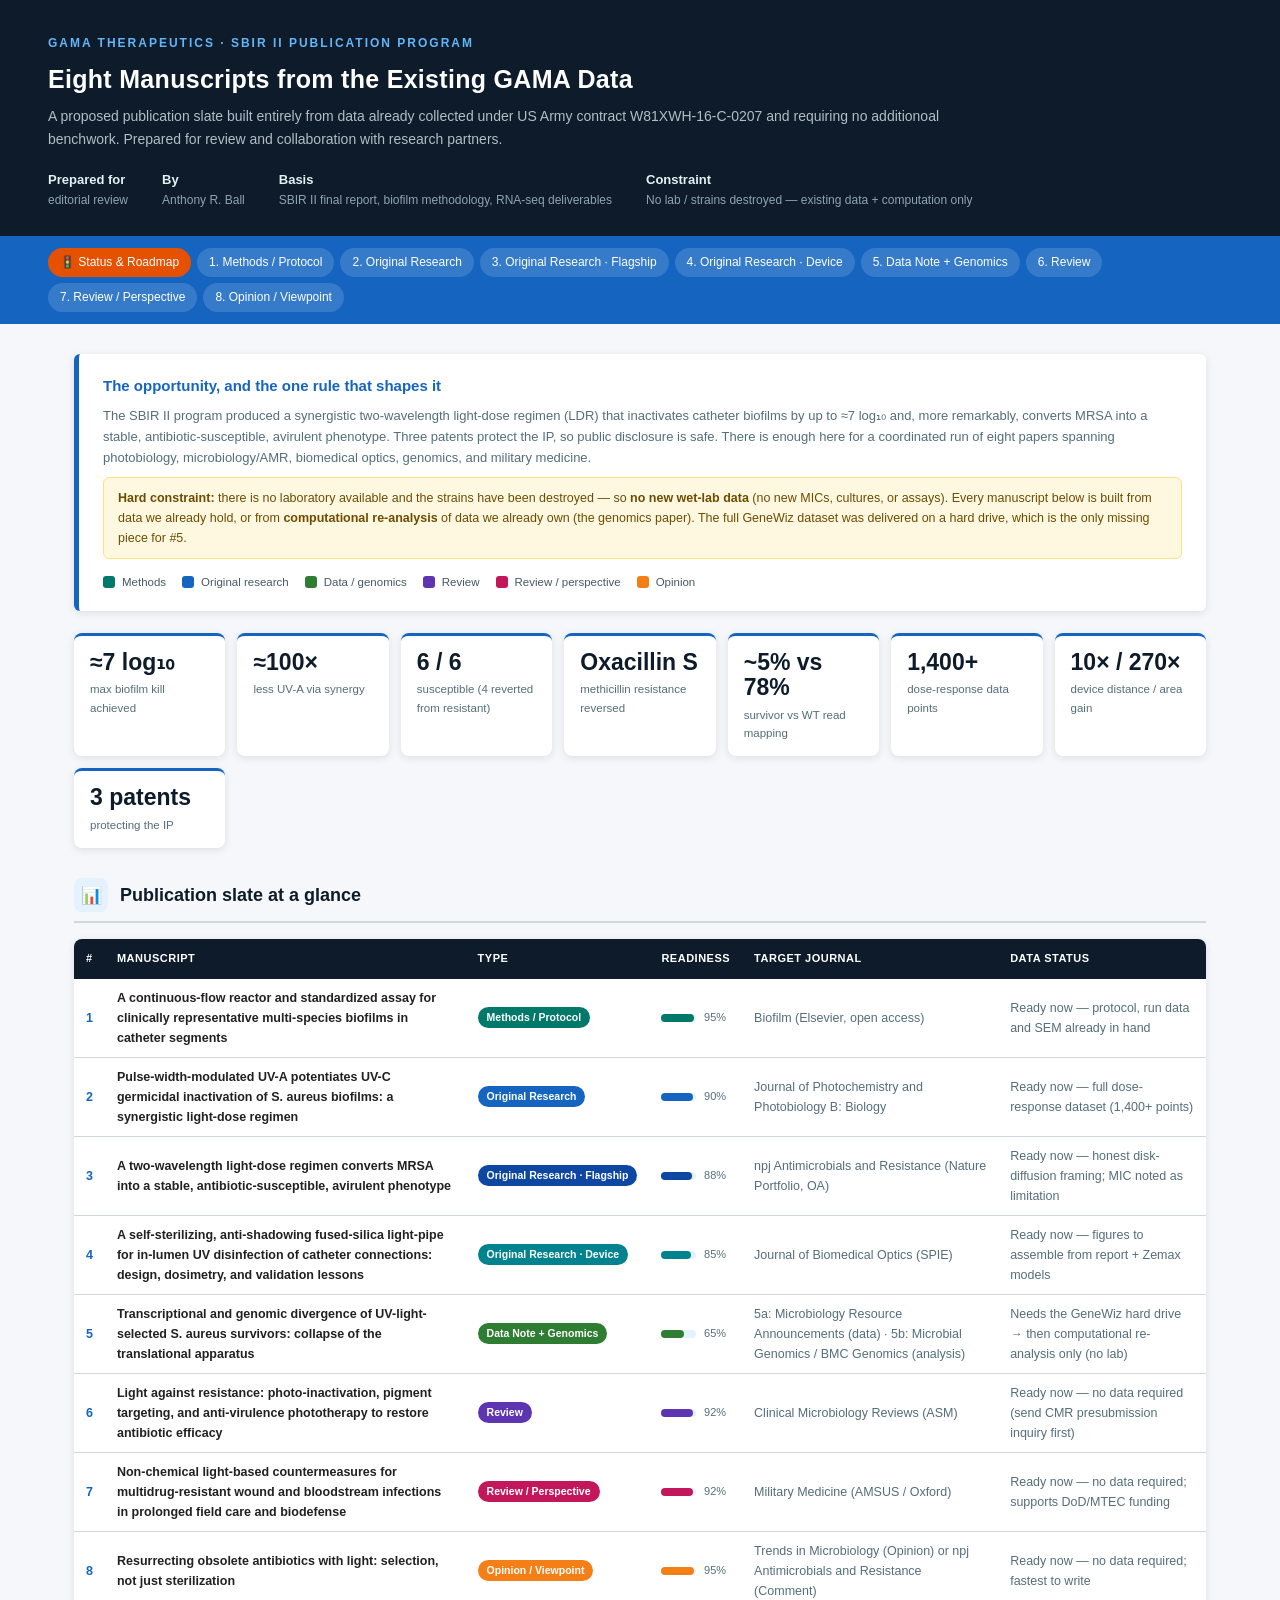
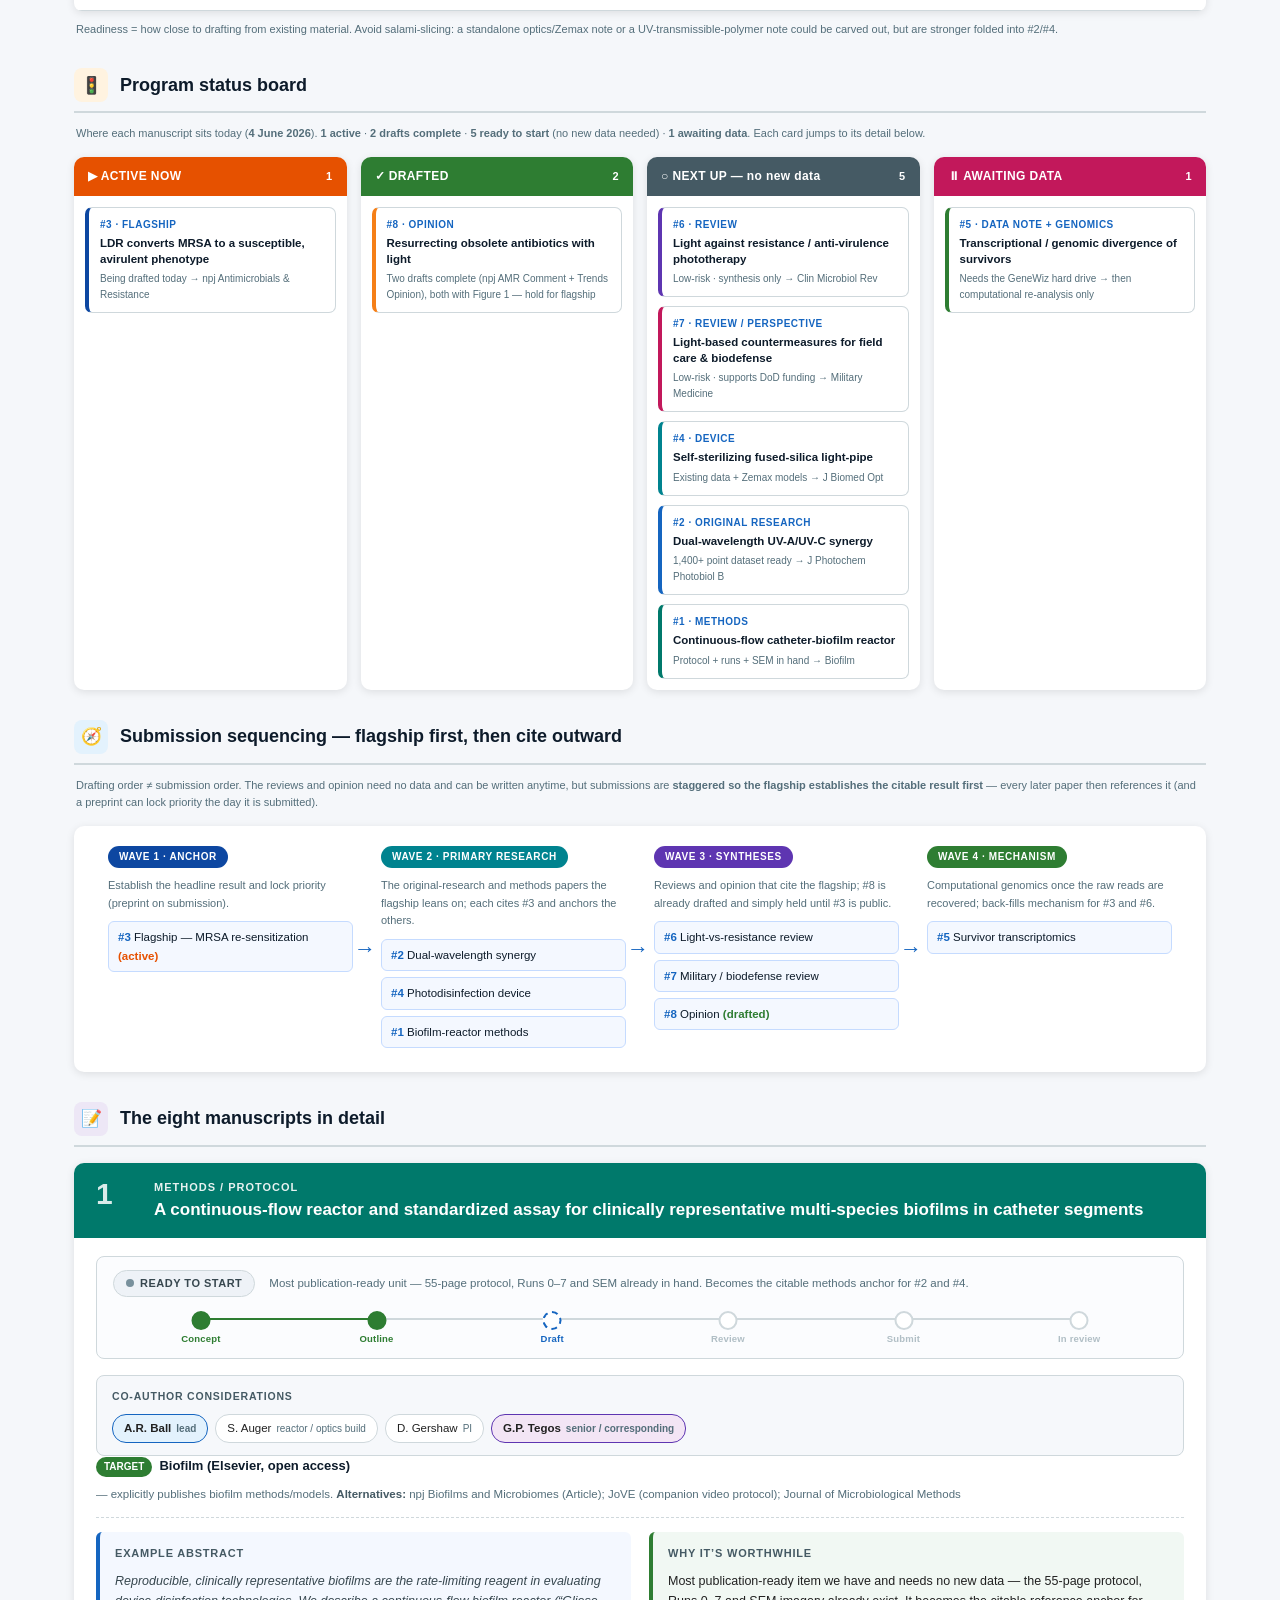
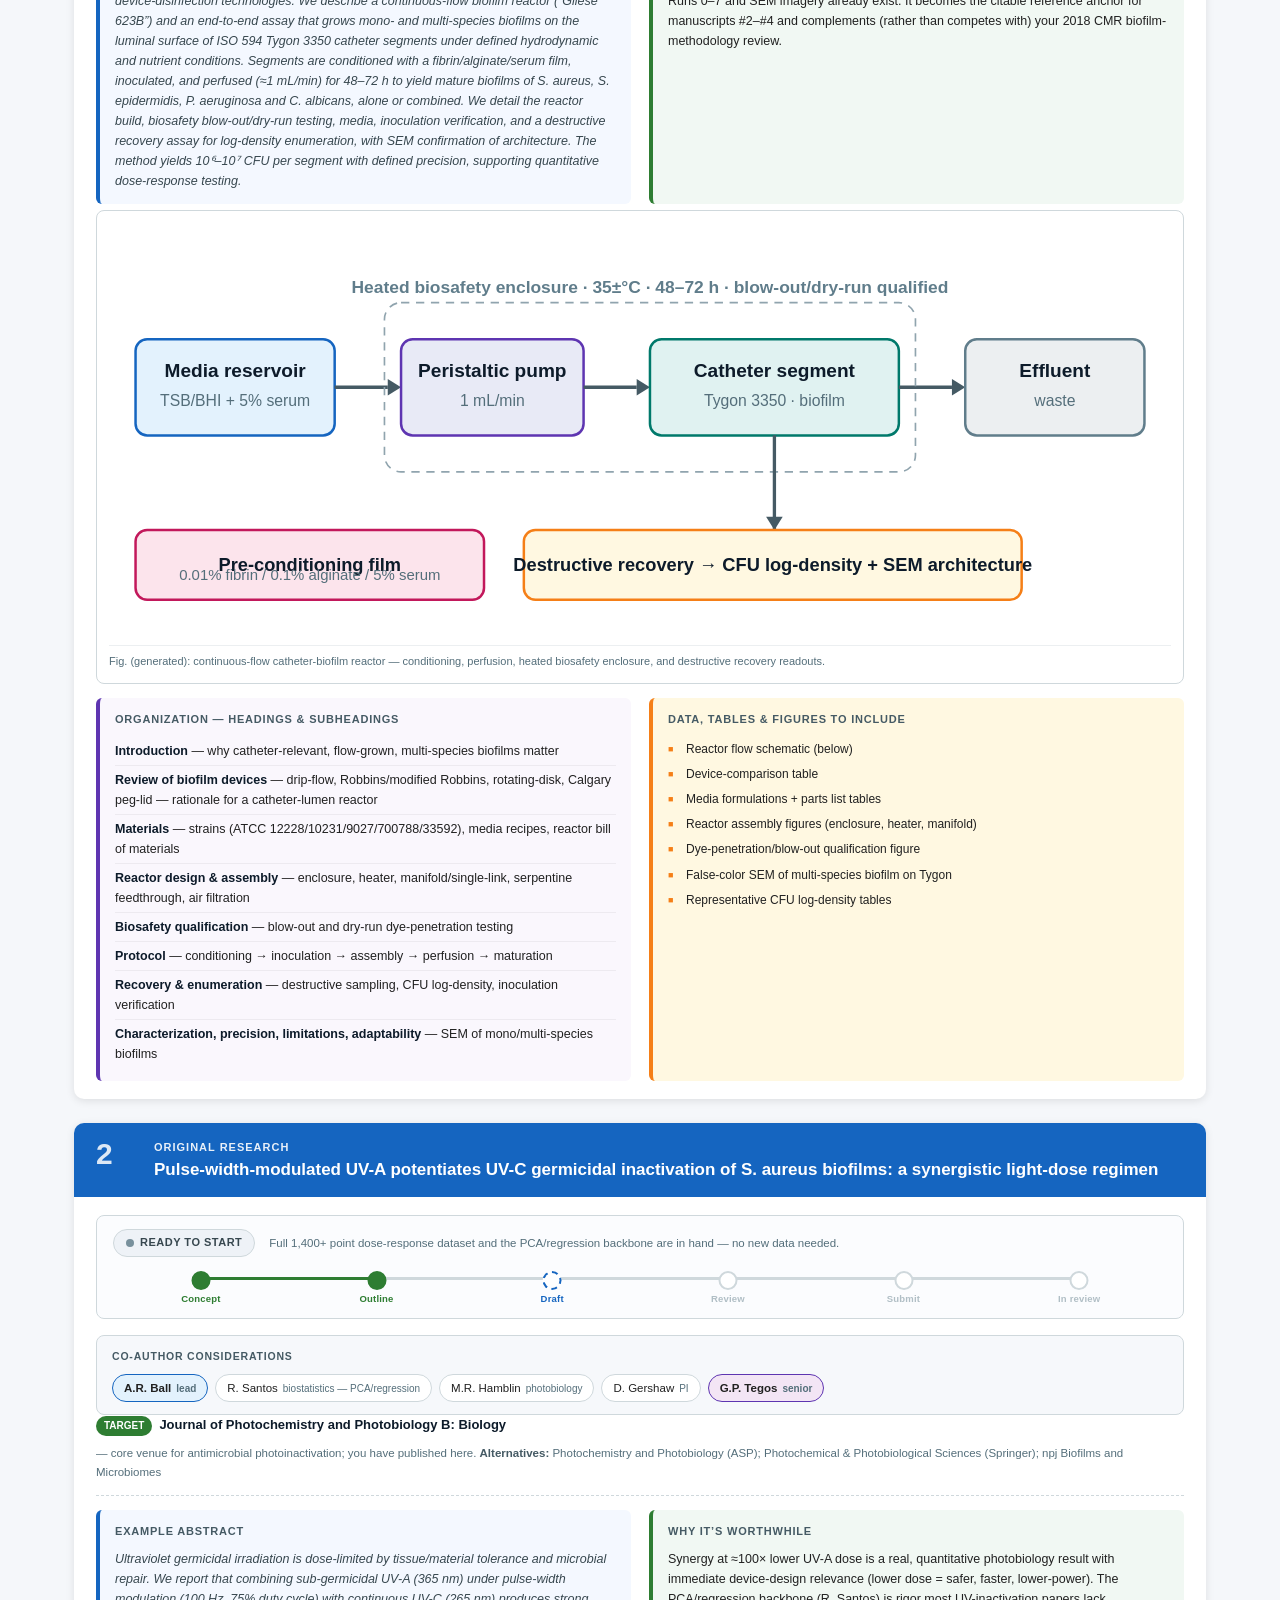
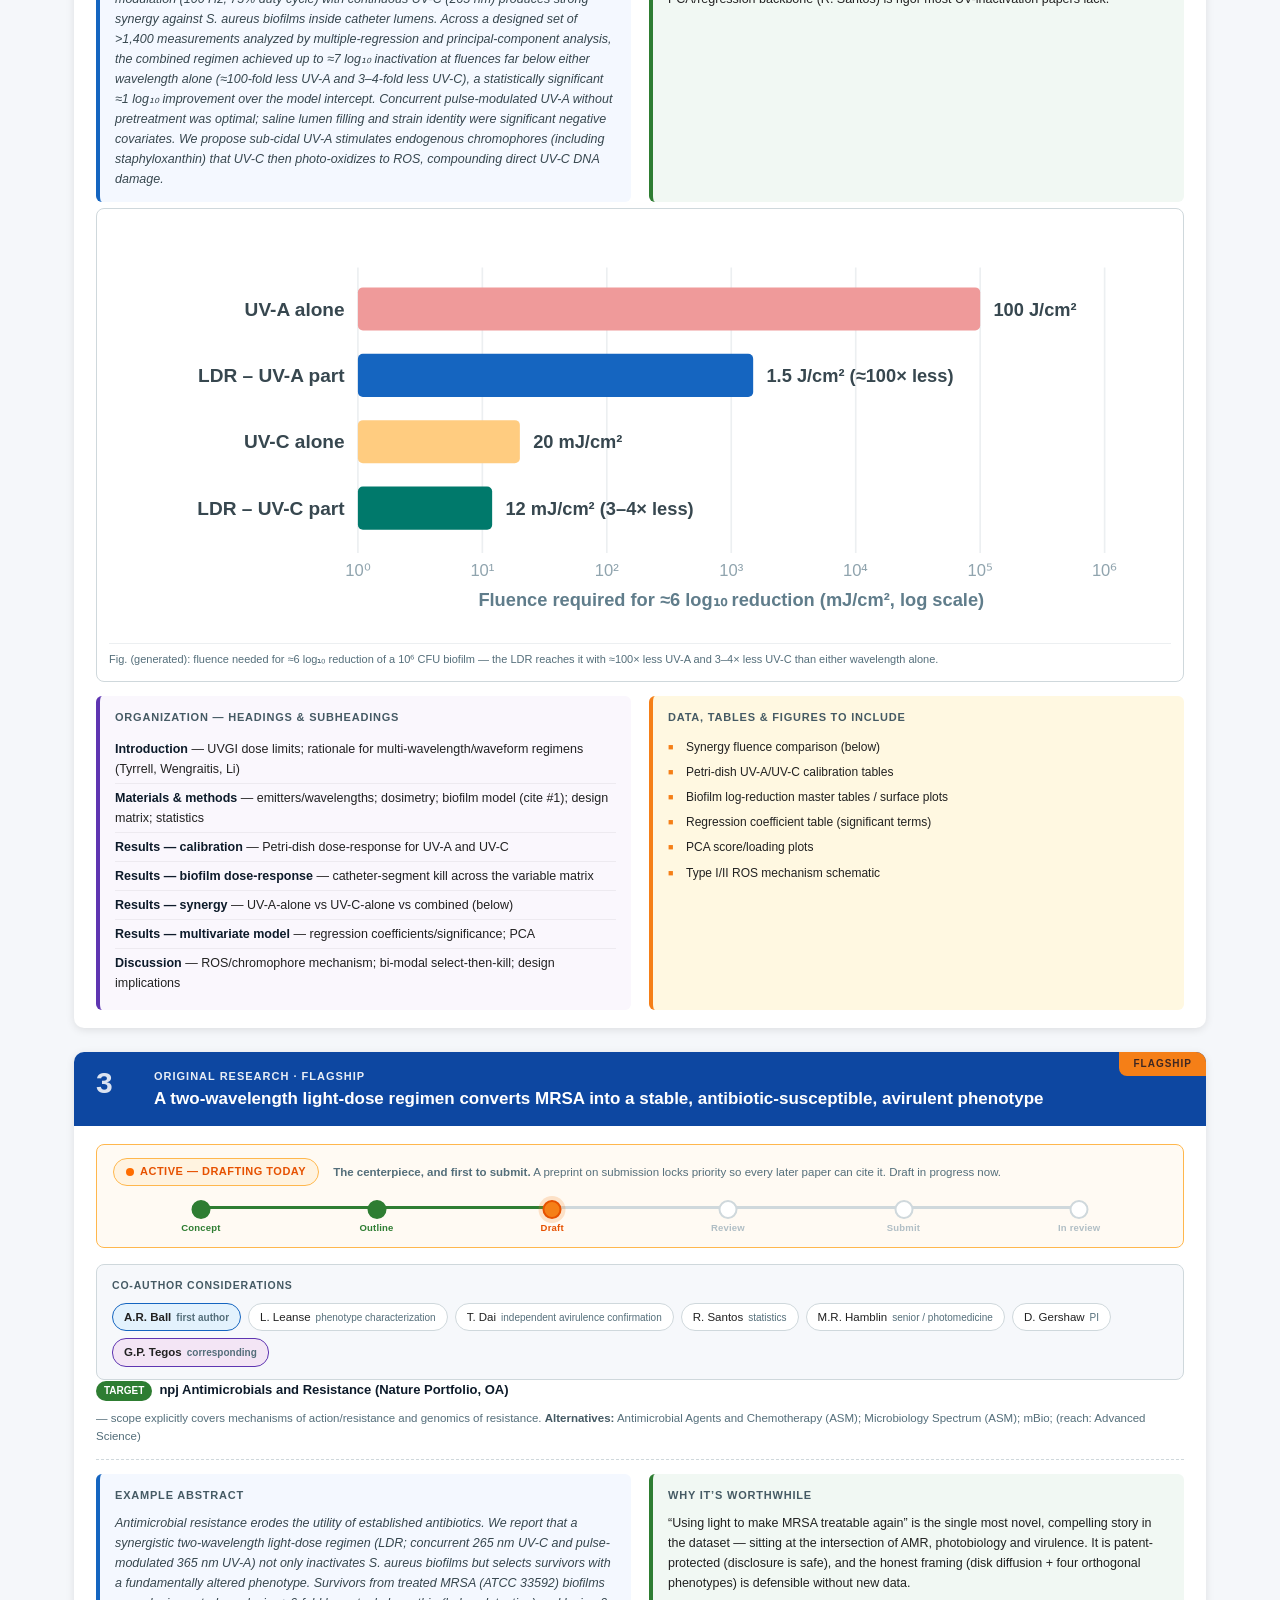
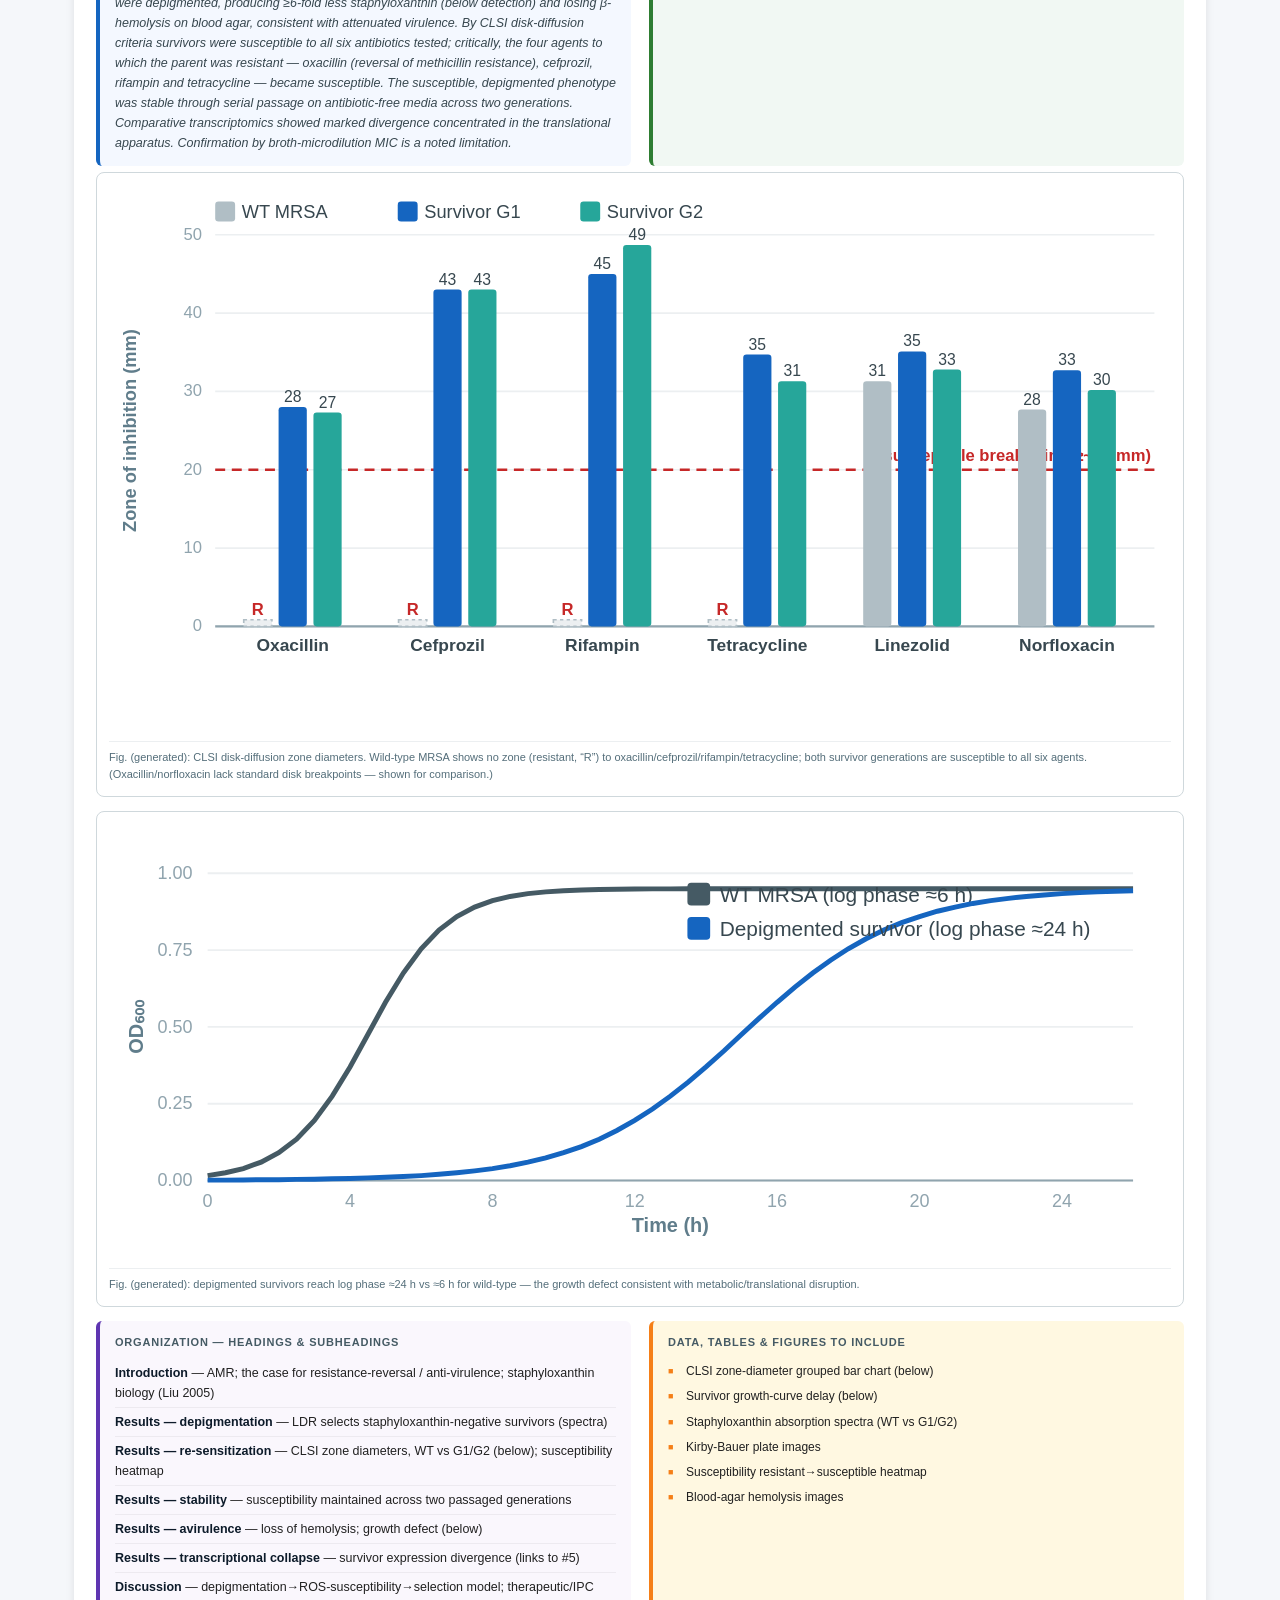
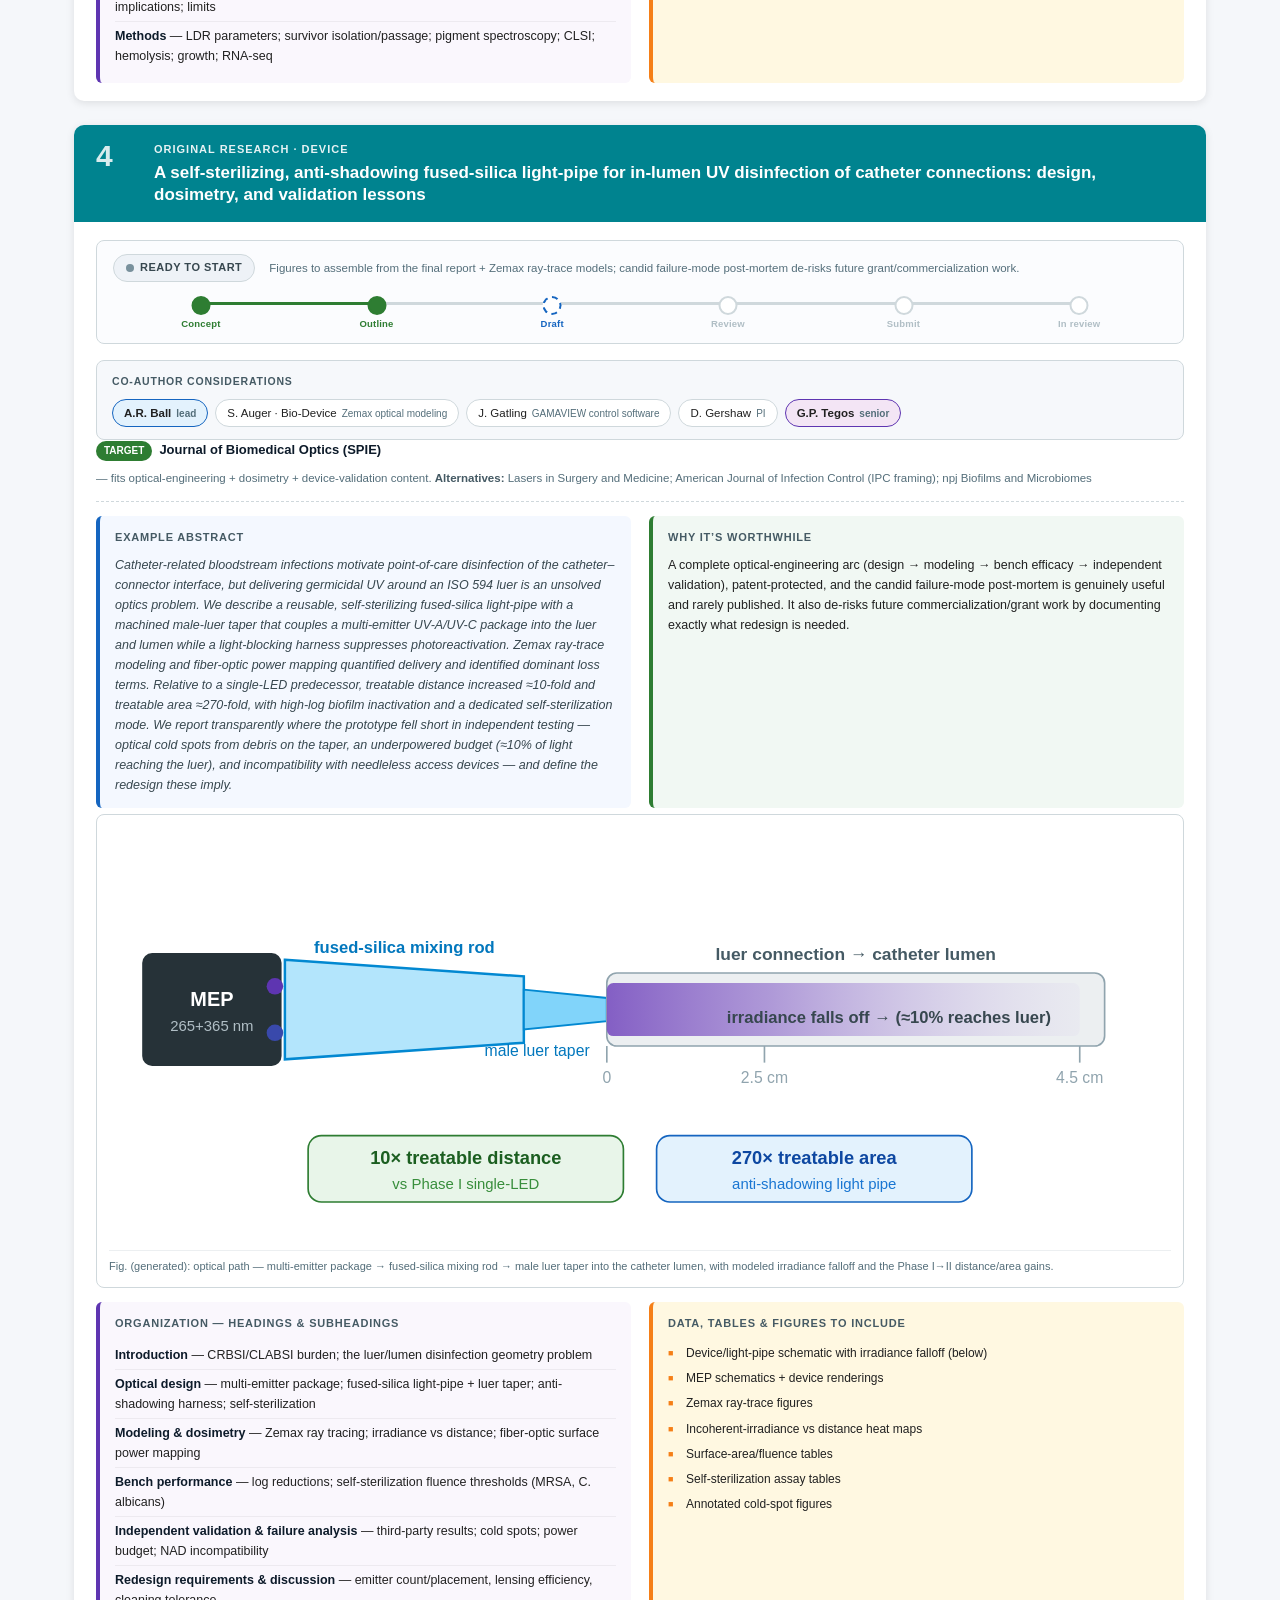
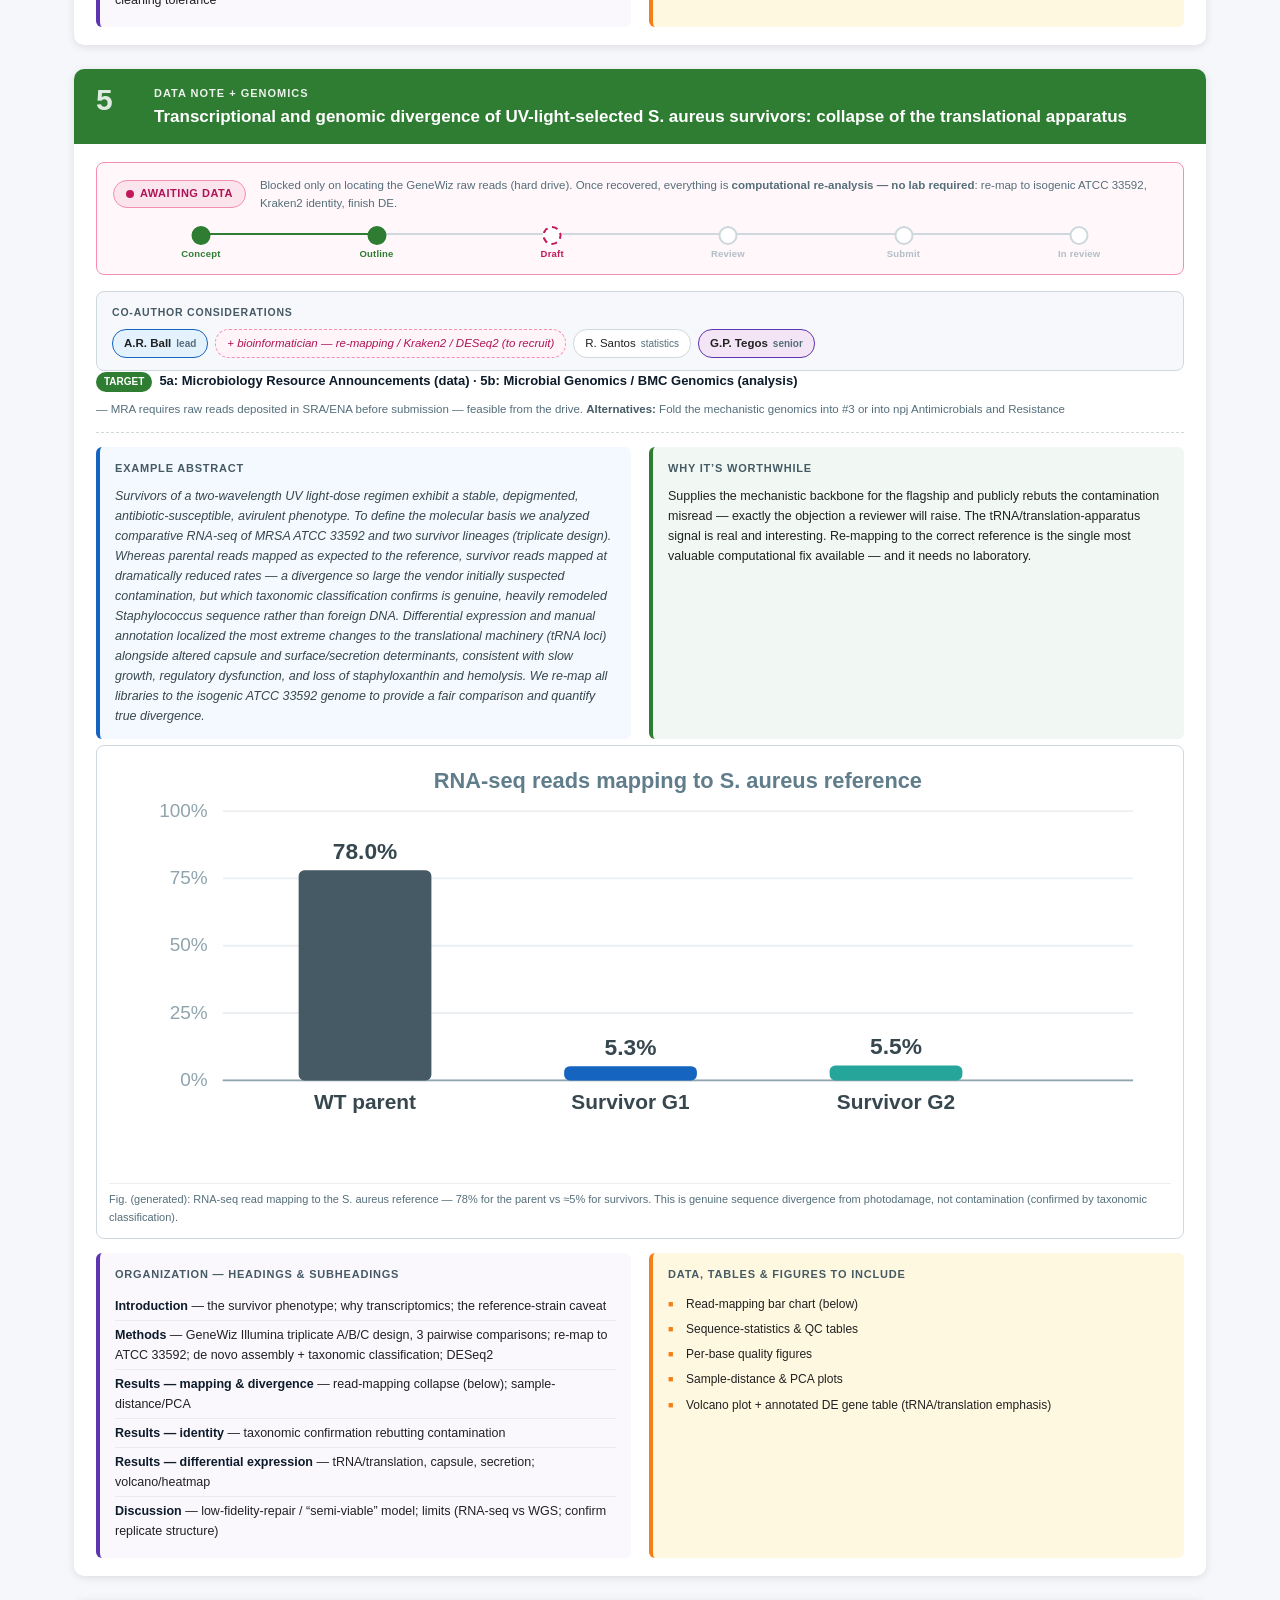
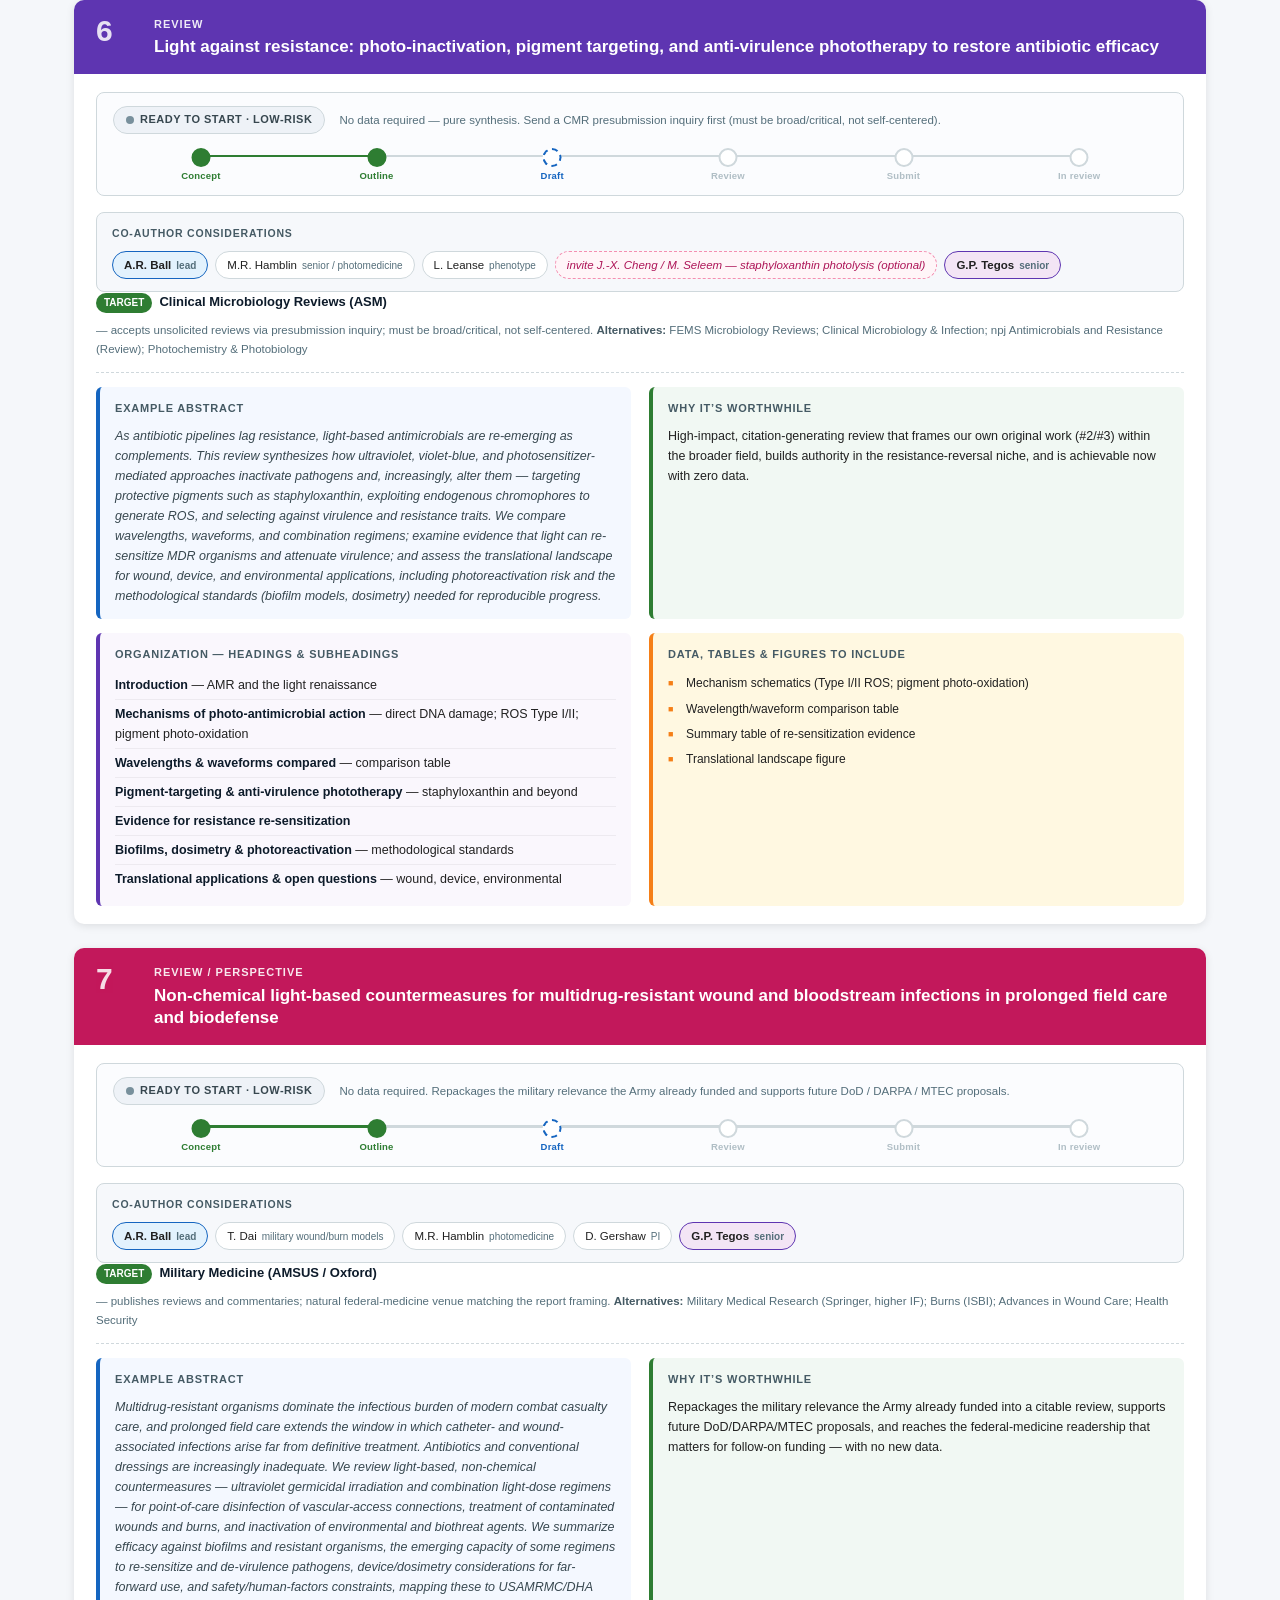
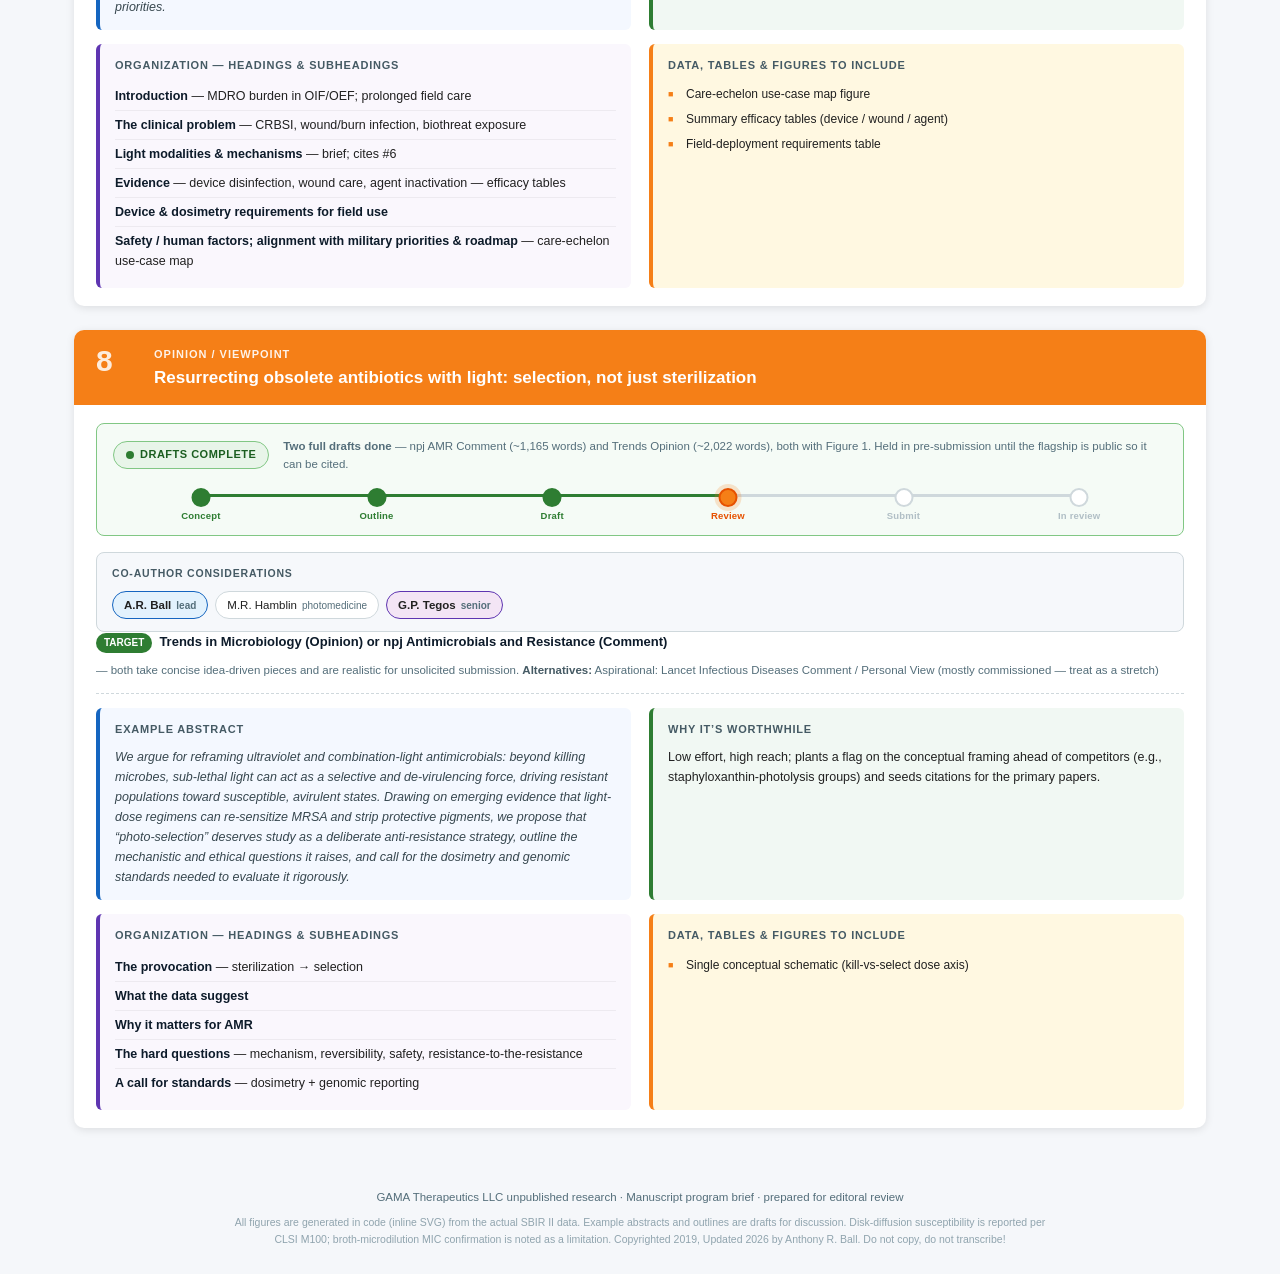
<file: manuscripts-in-preparation.html>
<!DOCTYPE html>
<html lang="en"><head><meta charset="UTF-8">
<meta name="viewport" content="width=device-width, initial-scale=1.0">
<title>Anthony Ball's Current Manuscript Program — Executive Briefing</title>
<style>
:root{
  --navy:#0d1b2a; --blue:#1565c0; --blue2:#0d47a1; --teal:#00796b; --cyan:#00838f;
  --green:#2e7d32; --purple:#5e35b1; --pink:#c2185b; --gold:#f57f17;
  --grey:#455a64; --grey-l:#eceff1; --text:#212121; --text-l:#546e7a;
  --border:#cfd8dc; --bg:#f5f7fa; --shadow:0 2px 8px rgba(0,0,0,.10);
}
*{box-sizing:border-box;margin:0;padding:0;}
body{font-family:'Segoe UI',Arial,sans-serif;background:var(--bg);color:var(--text);font-size:14px;line-height:1.6;}
.doc-header{background:var(--navy);color:#fff;padding:34px 48px 26px;}
.doc-header .eyebrow{font-size:12px;letter-spacing:2px;text-transform:uppercase;color:#64b5f6;font-weight:700;}
.doc-header h1{font-size:25px;font-weight:700;margin-top:6px;letter-spacing:.3px;}
.doc-header .subtitle{font-size:14px;color:#b0bec5;margin-top:6px;max-width:900px;}
.doc-header .meta{margin-top:20px;display:flex;gap:34px;flex-wrap:wrap;}
.doc-header .meta-item{font-size:12px;color:#90a4ae;}
.doc-header .meta-item strong{color:#e0f2f1;display:block;font-size:13px;}
.toc{background:var(--blue);padding:12px 48px;display:flex;gap:6px;flex-wrap:wrap;position:sticky;top:0;z-index:20;}
.toc a{color:#fff;text-decoration:none;font-size:12px;padding:5px 12px;border-radius:20px;background:rgba(255,255,255,.14);transition:background .2s;}
.toc a:hover{background:rgba(255,255,255,.3);}
.body{max-width:1180px;margin:0 auto;padding:30px 24px 10px;}
.intro-box{background:#fff;border-left:5px solid var(--blue);border-radius:6px;padding:20px 24px;margin-bottom:22px;box-shadow:var(--shadow);}
.intro-box h2{font-size:15px;color:var(--blue);margin-bottom:8px;}
.intro-box p{font-size:13px;color:var(--text-l);margin-bottom:8px;}
.intro-box .constraint{background:#fff8e1;border:1px solid #ffe082;border-radius:6px;padding:10px 14px;font-size:12.5px;color:#6d4c00;margin-top:6px;}
.legend{display:flex;gap:16px;margin-top:14px;flex-wrap:wrap;}
.legend-item{display:flex;align-items:center;gap:7px;font-size:11.5px;color:var(--grey);}
.legend-dot{width:12px;height:12px;border-radius:3px;}
/* dashboard */
.dash{display:grid;grid-template-columns:repeat(auto-fit,minmax(150px,1fr));gap:12px;margin-bottom:26px;}
.stat{background:#fff;border-radius:8px;box-shadow:var(--shadow);padding:14px 16px;border-top:3px solid var(--blue);}
.stat .num{font-size:23px;font-weight:800;color:var(--navy);line-height:1.1;}
.stat .lab{font-size:11.5px;color:var(--text-l);margin-top:5px;}
/* section header */
.section-header{display:flex;align-items:center;gap:12px;margin:30px 0 16px;padding-bottom:9px;border-bottom:2px solid var(--border);}
.section-header h2{font-size:18px;color:var(--navy);}
.section-icon{width:34px;height:34px;border-radius:8px;display:flex;align-items:center;justify-content:center;font-size:17px;}
/* summary table */
.rank-table{background:#fff;border-radius:8px;box-shadow:var(--shadow);margin-bottom:10px;overflow:hidden;}
.rank-table table{width:100%;border-collapse:collapse;}
.rank-table thead{background:var(--navy);color:#fff;}
.rank-table thead th{padding:11px 12px;text-align:left;font-size:11px;font-weight:600;letter-spacing:.5px;text-transform:uppercase;}
.rank-table tbody tr{border-bottom:1px solid var(--border);}
.rank-table tbody tr:hover{background:#f0f4ff;}
.rank-table tbody td{padding:9px 12px;font-size:12.5px;vertical-align:middle;}
.rank-num{font-weight:800;color:var(--blue);font-size:15px;width:26px;}
.role-name{font-weight:600;}
.fit-bar{display:flex;align-items:center;gap:8px;}
.fit-track{background:#e3f2fd;border-radius:8px;height:8px;flex:1;max-width:90px;}
.fit-fill{border-radius:8px;height:8px;}
.fit-pct{font-size:11px;color:var(--text-l);width:26px;}
.badge{display:inline-block;padding:2px 9px;border-radius:12px;font-size:10.5px;font-weight:700;color:#fff;white-space:nowrap;}
.note{font-size:11px;color:var(--text-l);}
/* manuscript cards */
.ms{background:#fff;border-radius:10px;box-shadow:var(--shadow);margin-bottom:24px;overflow:hidden;}
.ms-head{padding:16px 22px;color:#fff;display:flex;align-items:flex-start;gap:16px;position:relative;}
.ms-head .mnum{font-size:30px;font-weight:800;opacity:.85;line-height:1;min-width:42px;}
.ms-head .mtitleblock{flex:1;}
.ms-head h3{font-size:17px;font-weight:700;line-height:1.3;}
.ms-head .mtype{font-size:11px;font-weight:700;letter-spacing:1px;text-transform:uppercase;opacity:.9;margin-bottom:3px;}
.ms-head .ribbon{position:absolute;top:0;right:0;background:var(--gold);color:#3e2723;font-size:10px;font-weight:800;letter-spacing:1px;padding:4px 14px;border-bottom-left-radius:8px;}
.ms-body{padding:18px 22px;}
.ms-journals{display:flex;flex-wrap:wrap;gap:8px;align-items:center;margin-bottom:14px;padding-bottom:14px;border-bottom:1px dashed var(--border);}
.j-primary{font-size:13px;font-weight:700;color:var(--navy);}
.j-primary .pin{display:inline-block;background:var(--green);color:#fff;font-size:10px;font-weight:700;padding:2px 8px;border-radius:10px;margin-right:7px;}
.j-alts{font-size:11.5px;color:var(--text-l);}
.j-alts b{color:var(--grey);}
.grid2{display:grid;grid-template-columns:1fr 1fr;gap:18px;}
@media(max-width:760px){.grid2{grid-template-columns:1fr;}}
.block{border-radius:6px;padding:13px 15px;}
.b-abstract{background:#f4f8ff;border-left:4px solid var(--blue);}
.b-why{background:#f1f8f3;border-left:4px solid var(--green);}
.b-outline{background:#faf7fd;border-left:4px solid var(--purple);}
.b-fig{background:#fff8e1;border-left:4px solid var(--gold);}
.block h4{font-size:11px;font-weight:800;letter-spacing:.8px;text-transform:uppercase;margin-bottom:8px;color:var(--grey);}
.block p{font-size:12.5px;color:var(--text);}
.block.b-abstract p{font-style:italic;color:#37474f;}
.outline-list{list-style:none;}
.outline-list li{font-size:12.5px;padding:4px 0;border-bottom:1px solid rgba(0,0,0,.05);}
.outline-list li:last-child{border-bottom:none;}
.outline-list li b{color:var(--navy);}
.fig-list{list-style:none;}
.fig-list li{font-size:12px;padding:3px 0 3px 18px;position:relative;color:var(--text);}
.fig-list li::before{content:"\25A0";position:absolute;left:0;color:var(--gold);font-size:9px;top:5px;}
.figwrap{background:#fff;border:1px solid var(--border);border-radius:8px;padding:12px;margin:6px 0 14px;}
.figwrap .figcap{font-size:11px;color:var(--text-l);margin-top:8px;border-top:1px solid var(--grey-l);padding-top:7px;}
.figwrap svg{width:100%;height:auto;display:block;}
.full{grid-column:1 / -1;}
footer{text-align:center;padding:26px;font-size:11.5px;color:var(--text-l);}
footer .disc{max-width:820px;margin:8px auto 0;font-size:10.5px;color:#90a4ae;}
footer .disc{max-width:820px;margin:8px auto 0;font-size:10.5px;color:#90a4ae;}
/* ===== STATUS SYSTEM ===== */
.status-flag{display:inline-flex;align-items:center;gap:6px;padding:4px 12px;border-radius:14px;font-size:11px;font-weight:800;letter-spacing:.5px;text-transform:uppercase;}
.status-flag .sf-dot{width:8px;height:8px;border-radius:50%;}
.sf-active{background:#fff3e0;color:#e65100;border:1px solid #ffb74d;}
.sf-active .sf-dot{background:#ff6d00;animation:pulse 1.6s infinite;}
@keyframes pulse{0%{box-shadow:0 0 0 0 rgba(255,109,0,.5);}70%{box-shadow:0 0 0 6px rgba(255,109,0,0);}100%{box-shadow:0 0 0 0 rgba(255,109,0,0);}}
.sf-drafted{background:#e8f5e9;color:#1b5e20;border:1px solid #81c784;}
.sf-drafted .sf-dot{background:#2e7d32;}
.sf-next{background:#eef2f7;color:#37474f;border:1px solid #cfd8dc;}
.sf-next .sf-dot{background:#78909c;}
.sf-hold{background:#fce4ec;color:#ad1457;border:1px solid #f48fb1;}
.sf-hold .sf-dot{background:#c2185b;}
.status-strip{background:#fbfcfe;border:1px solid var(--border);border-radius:8px;padding:13px 16px 6px;margin-bottom:16px;}
.status-strip .ss-top{display:flex;align-items:center;gap:14px;flex-wrap:wrap;margin-bottom:6px;}
.status-strip .ss-note{font-size:11.5px;color:var(--text-l);flex:1;min-width:200px;}
.pipeline{display:flex;margin:10px 0 6px;}
.pl-step{flex:1;text-align:center;font-size:9.5px;font-weight:700;color:#b0bec5;position:relative;padding-top:24px;letter-spacing:.2px;}
.pl-step::before{content:"";position:absolute;top:4px;left:50%;transform:translateX(-50%);width:15px;height:15px;border-radius:50%;background:#fff;border:2.5px solid #cfd8dc;z-index:2;}
.pl-step::after{content:"";position:absolute;top:10.5px;left:-50%;width:100%;height:2.5px;background:#cfd8dc;z-index:1;}
.pl-step:first-child::after{display:none;}
.pl-step.done{color:var(--green);}
.pl-step.done::before{background:var(--green);border-color:var(--green);}
.pl-step.done::after{background:var(--green);}
.pl-step.current{color:#e65100;font-weight:800;}
.pl-step.current::before{background:var(--gold);border-color:#e65100;box-shadow:0 0 0 4px rgba(245,127,23,.2);}
.pl-step.current::after{background:var(--green);}
.pl-step.next{color:var(--blue);}
.pl-step.next::before{background:#fff;border-color:var(--blue);border-style:dashed;}
.pl-step.hold::before{background:#fff;border-color:#c2185b;border-style:dashed;}
.pl-step.hold{color:#c2185b;}
.coauthors{margin-top:16px;background:#f6f8fb;border:1px solid var(--border);border-radius:8px;padding:12px 15px;}
.coauthors h4{font-size:10.5px;font-weight:800;letter-spacing:.8px;text-transform:uppercase;color:var(--grey);margin-bottom:9px;}
.au-chips{display:flex;flex-wrap:wrap;gap:7px;}
.au{display:inline-flex;align-items:baseline;gap:5px;font-size:11.5px;background:#fff;border:1px solid var(--border);border-radius:14px;padding:4px 11px;color:var(--text);}
.au .role{color:var(--text-l);font-size:10px;}
.au-lead{border-color:var(--blue);background:#e3f2fd;font-weight:700;}
.au-corr{border-color:var(--purple);background:#f3e5f5;font-weight:700;}
.au-gap{border:1px dashed #f48fb1;color:#ad1457;background:#fff5f8;font-style:italic;}
.board{display:grid;grid-template-columns:repeat(auto-fit,minmax(220px,1fr));gap:14px;margin-bottom:8px;}
.col{background:#fff;border-radius:10px;box-shadow:var(--shadow);overflow:hidden;display:flex;flex-direction:column;}
.col-head{padding:10px 14px;font-size:12px;font-weight:800;letter-spacing:.4px;color:#fff;display:flex;align-items:center;justify-content:space-between;}
.col-body{padding:11px;display:flex;flex-direction:column;gap:9px;}
.kard{border:1px solid var(--border);border-radius:7px;padding:9px 11px;border-left-width:4px;transition:transform .15s,box-shadow .15s;cursor:pointer;text-decoration:none;display:block;}
.kard:hover{transform:translateY(-2px);box-shadow:0 4px 12px rgba(0,0,0,.12);}
.kard .kn{font-size:10px;font-weight:800;color:var(--blue);letter-spacing:.5px;}
.kard .kt{font-size:11.5px;font-weight:600;color:var(--navy);line-height:1.35;margin:3px 0 4px;}
.kard .km{font-size:10px;color:var(--text-l);}
.road{background:#fff;border-radius:10px;box-shadow:var(--shadow);padding:18px 20px;margin-bottom:10px;}
.waves{display:flex;gap:0;align-items:stretch;flex-wrap:wrap;}
.wave{flex:1;min-width:175px;position:relative;padding:0 14px;}
.wave:not(:last-child)::after{content:"\2192";position:absolute;right:-9px;top:50%;transform:translateY(-50%);font-size:22px;color:var(--blue);font-weight:bold;z-index:3;}
.wave .wlab{font-size:10px;font-weight:800;letter-spacing:.6px;text-transform:uppercase;color:#fff;background:var(--blue);border-radius:12px;padding:3px 11px;display:inline-block;margin-bottom:9px;}
.wave .wsub{font-size:11px;color:var(--text-l);margin-bottom:9px;min-height:30px;}
.wave .wpaper{font-size:11.5px;background:#f4f8ff;border:1px solid #c5dbff;border-radius:6px;padding:6px 9px;margin-bottom:6px;color:var(--navy);}
.wave .wpaper b{color:var(--blue);}
.w1 .wlab{background:var(--blue2);} .w2 .wlab{background:var(--cyan);} .w3 .wlab{background:var(--purple);} .w4 .wlab{background:var(--green);}
</style></head><body>

<div class="doc-header">
  <div class="eyebrow">GAMA Therapeutics &middot; SBIR II Publication Program</div>
  <h1>Eight Manuscripts from the Existing GAMA Data</h1>
  <div class="subtitle">A proposed publication slate built entirely from data already collected under US Army contract W81XWH-16-C-0207 and requiring no additionoal benchwork. Prepared for review and collaboration with research partners.</div>
  <div class="meta">
    <div class="meta-item"><strong>Prepared for</strong>editorial review</div>
    <div class="meta-item"><strong>By</strong>Anthony R. Ball</div>
    <div class="meta-item"><strong>Basis</strong>SBIR II final report, biofilm methodology, RNA-seq deliverables</div>
    <div class="meta-item"><strong>Constraint</strong>No lab / strains destroyed — existing data + computation only</div>
  </div>
</div>

<div class="toc"><a href="#status" style="background:#e65100">🚦 Status &amp; Roadmap</a><a href="#ms1">1. Methods / Protocol</a><a href="#ms2">2. Original Research</a><a href="#ms3">3. Original Research · Flagship</a><a href="#ms4">4. Original Research · Device</a><a href="#ms5">5. Data Note + Genomics</a><a href="#ms6">6. Review</a><a href="#ms7">7. Review / Perspective</a><a href="#ms8">8. Opinion / Viewpoint</a></div>

<div class="body">

  <div class="intro-box">
    <h2>The opportunity, and the one rule that shapes it</h2>
    <p>The SBIR II program produced a synergistic two-wavelength light-dose regimen (LDR) that inactivates catheter biofilms by up to ≈7 log₁₀ and, more remarkably, converts MRSA into a stable, antibiotic-susceptible, avirulent phenotype. Three patents protect the IP, so public disclosure is safe. There is enough here for a coordinated run of eight papers spanning photobiology, microbiology/AMR, biomedical optics, genomics, and military medicine.</p>
    <div class="constraint"><b>Hard constraint:</b> there is no laboratory available and the strains have been destroyed — so <b>no new wet-lab data</b> (no new MICs, cultures, or assays). Every manuscript below is built from data we already hold, or from <b>computational re-analysis</b> of data we already own (the genomics paper). The full GeneWiz dataset was delivered on a hard drive, which is the only missing piece for #5.</div>
    <div class="legend">
      <div class="legend-item"><span class="legend-dot" style="background:#00796b"></span>Methods</div>
      <div class="legend-item"><span class="legend-dot" style="background:#1565c0"></span>Original research</div>
      <div class="legend-item"><span class="legend-dot" style="background:#2e7d32"></span>Data / genomics</div>
      <div class="legend-item"><span class="legend-dot" style="background:#5e35b1"></span>Review</div>
      <div class="legend-item"><span class="legend-dot" style="background:#c2185b"></span>Review / perspective</div>
      <div class="legend-item"><span class="legend-dot" style="background:#f57f17"></span>Opinion</div>
    </div>
  </div>

  <div class="dash"><div class="stat"><div class="num">≈7 log₁₀</div><div class="lab">max biofilm kill achieved</div></div><div class="stat"><div class="num">≈100×</div><div class="lab">less UV-A via synergy</div></div><div class="stat"><div class="num">6 / 6</div><div class="lab">susceptible (4 reverted from resistant)</div></div><div class="stat"><div class="num">Oxacillin S</div><div class="lab">methicillin resistance reversed</div></div><div class="stat"><div class="num">~5% vs 78%</div><div class="lab">survivor vs WT read mapping</div></div><div class="stat"><div class="num">1,400+</div><div class="lab">dose-response data points</div></div><div class="stat"><div class="num">10× / 270×</div><div class="lab">device distance / area gain</div></div><div class="stat"><div class="num">3 patents</div><div class="lab">protecting the IP</div></div></div>

  <div class="section-header"><div class="section-icon" style="background:#e3f2fd">📊</div><h2>Publication slate at a glance</h2></div>
  <div class="rank-table"><table>
    <thead><tr><th>#</th><th>Manuscript</th><th>Type</th><th>Readiness</th><th>Target journal</th><th>Data status</th></tr></thead>
    <tbody><tr>
      <td class="rank-num">1</td>
      <td class="role-name"><a href="#ms1" style="color:inherit;text-decoration:none">A continuous-flow reactor and standardized assay for clinically representative multi-species biofilms in catheter segments</a></td>
      <td><span class="badge" style="background:#00796b">Methods / Protocol</span></td>
      <td><div class="fit-bar"><div class="fit-track"><div class="fit-fill" style="width:95%;background:#00796b"></div></div><span class="fit-pct">95%</span></div></td>
      <td class="note">Biofilm (Elsevier, open access)</td>
      <td class="note">Ready now — protocol, run data and SEM already in hand</td>
    </tr><tr>
      <td class="rank-num">2</td>
      <td class="role-name"><a href="#ms2" style="color:inherit;text-decoration:none">Pulse-width-modulated UV-A potentiates UV-C germicidal inactivation of S. aureus biofilms: a synergistic light-dose regimen</a></td>
      <td><span class="badge" style="background:#1565c0">Original Research</span></td>
      <td><div class="fit-bar"><div class="fit-track"><div class="fit-fill" style="width:90%;background:#1565c0"></div></div><span class="fit-pct">90%</span></div></td>
      <td class="note">Journal of Photochemistry and Photobiology B: Biology</td>
      <td class="note">Ready now — full dose-response dataset (1,400+ points)</td>
    </tr><tr>
      <td class="rank-num">3</td>
      <td class="role-name"><a href="#ms3" style="color:inherit;text-decoration:none">A two-wavelength light-dose regimen converts MRSA into a stable, antibiotic-susceptible, avirulent phenotype</a></td>
      <td><span class="badge" style="background:#0d47a1">Original Research · Flagship</span></td>
      <td><div class="fit-bar"><div class="fit-track"><div class="fit-fill" style="width:88%;background:#0d47a1"></div></div><span class="fit-pct">88%</span></div></td>
      <td class="note">npj Antimicrobials and Resistance (Nature Portfolio, OA)</td>
      <td class="note">Ready now — honest disk-diffusion framing; MIC noted as limitation</td>
    </tr><tr>
      <td class="rank-num">4</td>
      <td class="role-name"><a href="#ms4" style="color:inherit;text-decoration:none">A self-sterilizing, anti-shadowing fused-silica light-pipe for in-lumen UV disinfection of catheter connections: design, dosimetry, and validation lessons</a></td>
      <td><span class="badge" style="background:#00838f">Original Research · Device</span></td>
      <td><div class="fit-bar"><div class="fit-track"><div class="fit-fill" style="width:85%;background:#00838f"></div></div><span class="fit-pct">85%</span></div></td>
      <td class="note">Journal of Biomedical Optics (SPIE)</td>
      <td class="note">Ready now — figures to assemble from report + Zemax models</td>
    </tr><tr>
      <td class="rank-num">5</td>
      <td class="role-name"><a href="#ms5" style="color:inherit;text-decoration:none">Transcriptional and genomic divergence of UV-light-selected S. aureus survivors: collapse of the translational apparatus</a></td>
      <td><span class="badge" style="background:#2e7d32">Data Note + Genomics</span></td>
      <td><div class="fit-bar"><div class="fit-track"><div class="fit-fill" style="width:65%;background:#2e7d32"></div></div><span class="fit-pct">65%</span></div></td>
      <td class="note">5a: Microbiology Resource Announcements (data) · 5b: Microbial Genomics / BMC Genomics (analysis)</td>
      <td class="note">Needs the GeneWiz hard drive → then computational re-analysis only (no lab)</td>
    </tr><tr>
      <td class="rank-num">6</td>
      <td class="role-name"><a href="#ms6" style="color:inherit;text-decoration:none">Light against resistance: photo-inactivation, pigment targeting, and anti-virulence phototherapy to restore antibiotic efficacy</a></td>
      <td><span class="badge" style="background:#5e35b1">Review</span></td>
      <td><div class="fit-bar"><div class="fit-track"><div class="fit-fill" style="width:92%;background:#5e35b1"></div></div><span class="fit-pct">92%</span></div></td>
      <td class="note">Clinical Microbiology Reviews (ASM)</td>
      <td class="note">Ready now — no data required (send CMR presubmission inquiry first)</td>
    </tr><tr>
      <td class="rank-num">7</td>
      <td class="role-name"><a href="#ms7" style="color:inherit;text-decoration:none">Non-chemical light-based countermeasures for multidrug-resistant wound and bloodstream infections in prolonged field care and biodefense</a></td>
      <td><span class="badge" style="background:#c2185b">Review / Perspective</span></td>
      <td><div class="fit-bar"><div class="fit-track"><div class="fit-fill" style="width:92%;background:#c2185b"></div></div><span class="fit-pct">92%</span></div></td>
      <td class="note">Military Medicine (AMSUS / Oxford)</td>
      <td class="note">Ready now — no data required; supports DoD/MTEC funding</td>
    </tr><tr>
      <td class="rank-num">8</td>
      <td class="role-name"><a href="#ms8" style="color:inherit;text-decoration:none">Resurrecting obsolete antibiotics with light: selection, not just sterilization</a></td>
      <td><span class="badge" style="background:#f57f17">Opinion / Viewpoint</span></td>
      <td><div class="fit-bar"><div class="fit-track"><div class="fit-fill" style="width:95%;background:#f57f17"></div></div><span class="fit-pct">95%</span></div></td>
      <td class="note">Trends in Microbiology (Opinion) or npj Antimicrobials and Resistance (Comment)</td>
      <td class="note">Ready now — no data required; fastest to write</td>
    </tr></tbody>
  </table></div>
  <p class="note" style="margin:8px 2px 4px">Readiness = how close to drafting from existing material. Avoid salami-slicing: a standalone optics/Zemax note or a UV-transmissible-polymer note could be carved out, but are stronger folded into #2/#4.</p>

  <div class="section-header" id="status"><div class="section-icon" style="background:#fff3e0">🚦</div><h2>Program status board</h2></div>
  <p class="note" style="margin:-4px 2px 14px">Where each manuscript sits today (<b>4 June 2026</b>). <b>1 active</b> · <b>2 drafts complete</b> · <b>5 ready to start</b> (no new data needed) · <b>1 awaiting data</b>. Each card jumps to its detail below.</p>
  <div class="board">
    <div class="col">
      <div class="col-head" style="background:#e65100">▶ ACTIVE NOW <span style="font-weight:600;font-size:11px">1</span></div>
      <div class="col-body">
        <a class="kard" href="#ms3" style="border-left-color:#0d47a1"><div class="kn">#3 · FLAGSHIP</div><div class="kt">LDR converts MRSA to a susceptible, avirulent phenotype</div><div class="km">Being drafted today → npj Antimicrobials &amp; Resistance</div></a>
      </div>
    </div>
    <div class="col">
      <div class="col-head" style="background:#2e7d32">✓ DRAFTED <span style="font-weight:600;font-size:11px">2</span></div>
      <div class="col-body">
        <a class="kard" href="#ms8" style="border-left-color:#f57f17"><div class="kn">#8 · OPINION</div><div class="kt">Resurrecting obsolete antibiotics with light</div><div class="km">Two drafts complete (npj AMR Comment + Trends Opinion), both with Figure 1 — hold for flagship</div></a>
      </div>
    </div>
    <div class="col">
      <div class="col-head" style="background:#455a64">○ NEXT UP — no new data <span style="font-weight:600;font-size:11px">5</span></div>
      <div class="col-body">
        <a class="kard" href="#ms6" style="border-left-color:#5e35b1"><div class="kn">#6 · REVIEW</div><div class="kt">Light against resistance / anti-virulence phototherapy</div><div class="km">Low-risk · synthesis only → Clin Microbiol Rev</div></a>
        <a class="kard" href="#ms7" style="border-left-color:#c2185b"><div class="kn">#7 · REVIEW / PERSPECTIVE</div><div class="kt">Light-based countermeasures for field care &amp; biodefense</div><div class="km">Low-risk · supports DoD funding → Military Medicine</div></a>
        <a class="kard" href="#ms4" style="border-left-color:#00838f"><div class="kn">#4 · DEVICE</div><div class="kt">Self-sterilizing fused-silica light-pipe</div><div class="km">Existing data + Zemax models → J Biomed Opt</div></a>
        <a class="kard" href="#ms2" style="border-left-color:#1565c0"><div class="kn">#2 · ORIGINAL RESEARCH</div><div class="kt">Dual-wavelength UV-A/UV-C synergy</div><div class="km">1,400+ point dataset ready → J Photochem Photobiol B</div></a>
        <a class="kard" href="#ms1" style="border-left-color:#00796b"><div class="kn">#1 · METHODS</div><div class="kt">Continuous-flow catheter-biofilm reactor</div><div class="km">Protocol + runs + SEM in hand → Biofilm</div></a>
      </div>
    </div>
    <div class="col">
      <div class="col-head" style="background:#c2185b">⏸ AWAITING DATA <span style="font-weight:600;font-size:11px">1</span></div>
      <div class="col-body">
        <a class="kard" href="#ms5" style="border-left-color:#2e7d32"><div class="kn">#5 · DATA NOTE + GENOMICS</div><div class="kt">Transcriptional / genomic divergence of survivors</div><div class="km">Needs the GeneWiz hard drive → then computational re-analysis only</div></a>
      </div>
    </div>
  </div>

  <div class="section-header"><div class="section-icon" style="background:#e3f2fd">🧭</div><h2>Submission sequencing — flagship first, then cite outward</h2></div>
  <p class="note" style="margin:-4px 2px 14px">Drafting order ≠ submission order. The reviews and opinion need no data and can be written anytime, but submissions are <b>staggered so the flagship establishes the citable result first</b> — every later paper then references it (and a preprint can lock priority the day it is submitted).</p>
  <div class="road">
    <div class="waves">
      <div class="wave w1">
        <span class="wlab">Wave 1 · Anchor</span>
        <div class="wsub">Establish the headline result and lock priority (preprint on submission).</div>
        <div class="wpaper"><b>#3</b> Flagship — MRSA re-sensitization <span style="color:#e65100;font-weight:700">(active)</span></div>
      </div>
      <div class="wave w2">
        <span class="wlab">Wave 2 · Primary research</span>
        <div class="wsub">The original-research and methods papers the flagship leans on; each cites #3 and anchors the others.</div>
        <div class="wpaper"><b>#2</b> Dual-wavelength synergy</div>
        <div class="wpaper"><b>#4</b> Photodisinfection device</div>
        <div class="wpaper"><b>#1</b> Biofilm-reactor methods</div>
      </div>
      <div class="wave w3">
        <span class="wlab">Wave 3 · Syntheses</span>
        <div class="wsub">Reviews and opinion that cite the flagship; #8 is already drafted and simply held until #3 is public.</div>
        <div class="wpaper"><b>#6</b> Light-vs-resistance review</div>
        <div class="wpaper"><b>#7</b> Military / biodefense review</div>
        <div class="wpaper"><b>#8</b> Opinion <span style="color:#2e7d32;font-weight:700">(drafted)</span></div>
      </div>
      <div class="wave w4">
        <span class="wlab">Wave 4 · Mechanism</span>
        <div class="wsub">Computational genomics once the raw reads are recovered; back-fills mechanism for #3 and #6.</div>
        <div class="wpaper"><b>#5</b> Survivor transcriptomics</div>
      </div>
    </div>
  </div>


  <div class="section-header"><div class="section-icon" style="background:#ede7f6">📝</div><h2>The eight manuscripts in detail</h2></div>
  
  <div class="ms" id="ms1">
    <div class="ms-head" style="background:var(--teal)">
      
      <div class="mnum">1</div>
      <div class="mtitleblock"><div class="mtype">Methods / Protocol</div><h3>A continuous-flow reactor and standardized assay for clinically representative multi-species biofilms in catheter segments</h3></div>
    </div>
    <div class="ms-body">
      <div class="status-strip"><div class="ss-top"><span class="status-flag sf-next"><span class="sf-dot"></span>Ready to start</span><span class="ss-note">Most publication-ready unit — 55-page protocol, Runs 0–7 and SEM already in hand. Becomes the citable methods anchor for #2 and #4.</span></div><div class="pipeline"><div class="pl-step done">Concept</div><div class="pl-step done">Outline</div><div class="pl-step next">Draft</div><div class="pl-step">Review</div><div class="pl-step">Submit</div><div class="pl-step">In&nbsp;review</div></div></div>
      <div class="coauthors"><h4>Co-author considerations</h4><div class="au-chips"><span class="au au-lead">A.R. Ball <span class="role">lead</span></span><span class="au">S. Auger <span class="role">reactor / optics build</span></span><span class="au">D. Gershaw <span class="role">PI</span></span><span class="au au-corr">G.P. Tegos <span class="role">senior / corresponding</span></span></div></div>
      <div class="ms-journals"><span class="j-primary"><span class="pin">TARGET</span>Biofilm (Elsevier, open access)</span><span class="j-alts"> &mdash; explicitly publishes biofilm methods/models. <b>Alternatives:</b> npj Biofilms and Microbiomes (Article); JoVE (companion video protocol); Journal of Microbiological Methods</span></div>
      <div class="grid2">
        <div class="block b-abstract"><h4>Example abstract</h4><p>Reproducible, clinically representative biofilms are the rate-limiting reagent in evaluating device-disinfection technologies. We describe a continuous-flow biofilm reactor (“Gliese 623B”) and an end-to-end assay that grows mono- and multi-species biofilms on the luminal surface of ISO 594 Tygon 3350 catheter segments under defined hydrodynamic and nutrient conditions. Segments are conditioned with a fibrin/alginate/serum film, inoculated, and perfused (≈1 mL/min) for 48–72 h to yield mature biofilms of S. aureus, S. epidermidis, P. aeruginosa and C. albicans, alone or combined. We detail the reactor build, biosafety blow-out/dry-run testing, media, inoculation verification, and a destructive recovery assay for log-density enumeration, with SEM confirmation of architecture. The method yields 10⁶–10⁷ CFU per segment with defined precision, supporting quantitative dose-response testing.</p></div>
        <div class="block b-why"><h4>Why it&rsquo;s worthwhile</h4><p>Most publication-ready item we have and needs no new data — the 55-page protocol, Runs 0–7 and SEM imagery already exist. It becomes the citable reference anchor for manuscripts #2–#4 and complements (rather than competes with) your 2018 CMR biofilm-methodology review.</p></div>
      </div>
      <div class="figwrap full"><svg viewBox="0 0 640 250" xmlns="http://www.w3.org/2000/svg"><rect x="16" y="70" width="120" height="58" rx="7" fill="#e3f2fd" stroke="#1565c0" stroke-width="1.5"/><text x="76.0" y="93.0" font-size="11.5" text-anchor="middle" fill="#0d1b2a" font-family="Segoe UI,Arial" font-weight="bold">Media reservoir</text><text x="76.0" y="110.0" font-size="9.5" text-anchor="middle" fill="#546e7a" font-family="Segoe UI,Arial" font-weight="normal">TSB/BHI + 5% serum</text><line x1="136" y1="99.0" x2="168" y2="99.0" stroke="#455a64" stroke-width="2"/><path d="M168,94.0 L176,99.0 L168,104.0 Z" fill="#455a64"/><rect x="176" y="70" width="110" height="58" rx="7" fill="#e8eaf6" stroke="#5e35b1" stroke-width="1.5"/><text x="231.0" y="93.0" font-size="11.5" text-anchor="middle" fill="#0d1b2a" font-family="Segoe UI,Arial" font-weight="bold">Peristaltic pump</text><text x="231.0" y="110.0" font-size="9.5" text-anchor="middle" fill="#546e7a" font-family="Segoe UI,Arial" font-weight="normal">1 mL/min</text><line x1="286" y1="99.0" x2="318" y2="99.0" stroke="#455a64" stroke-width="2"/><path d="M318,94.0 L326,99.0 L318,104.0 Z" fill="#455a64"/><rect x="326" y="70" width="150" height="58" rx="7" fill="#e0f2f1" stroke="#00796b" stroke-width="1.5"/><text x="401.0" y="93.0" font-size="11.5" text-anchor="middle" fill="#0d1b2a" font-family="Segoe UI,Arial" font-weight="bold">Catheter segment</text><text x="401.0" y="110.0" font-size="9.5" text-anchor="middle" fill="#546e7a" font-family="Segoe UI,Arial" font-weight="normal">Tygon 3350 · biofilm</text><line x1="476" y1="99.0" x2="508" y2="99.0" stroke="#455a64" stroke-width="2"/><path d="M508,94.0 L516,99.0 L508,104.0 Z" fill="#455a64"/><rect x="516" y="70" width="108" height="58" rx="7" fill="#eceff1" stroke="#607d8b" stroke-width="1.5"/><text x="570.0" y="93.0" font-size="11.5" text-anchor="middle" fill="#0d1b2a" font-family="Segoe UI,Arial" font-weight="bold">Effluent</text><text x="570.0" y="110.0" font-size="9.5" text-anchor="middle" fill="#546e7a" font-family="Segoe UI,Arial" font-weight="normal">waste</text><rect x="166" y="48" width="320" height="102" rx="10" fill="none" stroke="#90a4ae" stroke-dasharray="5 4"/><text x="326.0" y="42.0" font-size="10.5" text-anchor="middle" fill="#607d8b" font-family="Segoe UI,Arial" font-weight="bold">Heated biosafety enclosure · 35±°C · 48–72 h · blow-out/dry-run qualified</text><line x1="401" y1="128" x2="401" y2="185" stroke="#455a64" stroke-width="2"/><path d="M396,177 L401,185 L406,177 Z" fill="#455a64"/><rect x="250" y="185" width="300" height="42" rx="7" fill="#fff8e1" stroke="#f57f17" stroke-width="1.5"/><text x="400.0" y="210.0" font-size="11" text-anchor="middle" fill="#0d1b2a" font-family="Segoe UI,Arial" font-weight="bold">Destructive recovery → CFU log-density  +  SEM architecture</text><rect x="16" y="185" width="210" height="42" rx="7" fill="#fce4ec" stroke="#c2185b" stroke-width="1.5"/><text x="121.0" y="210.0" font-size="11" text-anchor="middle" fill="#0d1b2a" font-family="Segoe UI,Arial" font-weight="bold">Pre-conditioning film</text><text x="121.0" y="215.0" font-size="9" text-anchor="middle" fill="#546e7a" font-family="Segoe UI,Arial" font-weight="normal">0.01% fibrin / 0.1% alginate / 5% serum</text></svg><div class="figcap">Fig. (generated): continuous-flow catheter-biofilm reactor — conditioning, perfusion, heated biosafety enclosure, and destructive recovery readouts.</div></div>
      <div class="grid2" style="margin-top:14px">
        <div class="block b-outline"><h4>Organization &mdash; headings &amp; subheadings</h4><ul class="outline-list"><li><b>Introduction</b> — why catheter-relevant, flow-grown, multi-species biofilms matter</li><li><b>Review of biofilm devices</b> — drip-flow, Robbins/modified Robbins, rotating-disk, Calgary peg-lid — rationale for a catheter-lumen reactor</li><li><b>Materials</b> — strains (ATCC 12228/10231/9027/700788/33592), media recipes, reactor bill of materials</li><li><b>Reactor design &amp; assembly</b> — enclosure, heater, manifold/single-link, serpentine feedthrough, air filtration</li><li><b>Biosafety qualification</b> — blow-out and dry-run dye-penetration testing</li><li><b>Protocol</b> — conditioning → inoculation → assembly → perfusion → maturation</li><li><b>Recovery &amp; enumeration</b> — destructive sampling, CFU log-density, inoculation verification</li><li><b>Characterization, precision, limitations, adaptability</b> — SEM of mono/multi-species biofilms</li></ul></div>
        <div class="block b-fig"><h4>Data, tables &amp; figures to include</h4><ul class="fig-list"><li>Reactor flow schematic (below)</li><li>Device-comparison table</li><li>Media formulations + parts list tables</li><li>Reactor assembly figures (enclosure, heater, manifold)</li><li>Dye-penetration/blow-out qualification figure</li><li>False-color SEM of multi-species biofilm on Tygon</li><li>Representative CFU log-density tables</li></ul></div>
      </div>
    </div>
  </div>
  <div class="ms" id="ms2">
    <div class="ms-head" style="background:var(--blue)">
      
      <div class="mnum">2</div>
      <div class="mtitleblock"><div class="mtype">Original Research</div><h3>Pulse-width-modulated UV-A potentiates UV-C germicidal inactivation of S. aureus biofilms: a synergistic light-dose regimen</h3></div>
    </div>
    <div class="ms-body">
      <div class="status-strip"><div class="ss-top"><span class="status-flag sf-next"><span class="sf-dot"></span>Ready to start</span><span class="ss-note">Full 1,400+ point dose-response dataset and the PCA/regression backbone are in hand — no new data needed.</span></div><div class="pipeline"><div class="pl-step done">Concept</div><div class="pl-step done">Outline</div><div class="pl-step next">Draft</div><div class="pl-step">Review</div><div class="pl-step">Submit</div><div class="pl-step">In&nbsp;review</div></div></div>
      <div class="coauthors"><h4>Co-author considerations</h4><div class="au-chips"><span class="au au-lead">A.R. Ball <span class="role">lead</span></span><span class="au">R. Santos <span class="role">biostatistics — PCA/regression</span></span><span class="au">M.R. Hamblin <span class="role">photobiology</span></span><span class="au">D. Gershaw <span class="role">PI</span></span><span class="au au-corr">G.P. Tegos <span class="role">senior</span></span></div></div>
      <div class="ms-journals"><span class="j-primary"><span class="pin">TARGET</span>Journal of Photochemistry and Photobiology B: Biology</span><span class="j-alts"> &mdash; core venue for antimicrobial photoinactivation; you have published here. <b>Alternatives:</b> Photochemistry and Photobiology (ASP); Photochemical &amp; Photobiological Sciences (Springer); npj Biofilms and Microbiomes</span></div>
      <div class="grid2">
        <div class="block b-abstract"><h4>Example abstract</h4><p>Ultraviolet germicidal irradiation is dose-limited by tissue/material tolerance and microbial repair. We report that combining sub-germicidal UV-A (365 nm) under pulse-width modulation (100 Hz, 75% duty cycle) with continuous UV-C (265 nm) produces strong synergy against S. aureus biofilms inside catheter lumens. Across a designed set of &gt;1,400 measurements analyzed by multiple-regression and principal-component analysis, the combined regimen achieved up to ≈7 log₁₀ inactivation at fluences far below either wavelength alone (≈100-fold less UV-A and 3–4-fold less UV-C), a statistically significant ≈1 log₁₀ improvement over the model intercept. Concurrent pulse-modulated UV-A without pretreatment was optimal; saline lumen filling and strain identity were significant negative covariates. We propose sub-cidal UV-A stimulates endogenous chromophores (including staphyloxanthin) that UV-C then photo-oxidizes to ROS, compounding direct UV-C DNA damage.</p></div>
        <div class="block b-why"><h4>Why it&rsquo;s worthwhile</h4><p>Synergy at ≈100× lower UV-A dose is a real, quantitative photobiology result with immediate device-design relevance (lower dose = safer, faster, lower-power). The PCA/regression backbone (R. Santos) is rigor most UV-inactivation papers lack.</p></div>
      </div>
      <div class="figwrap full"><svg viewBox="0 0 640 250" xmlns="http://www.w3.org/2000/svg"><line x1="150.0" y1="28" x2="150.0" y2="200" stroke="#eceff1"/><text x="150.0" y="214.0" font-size="10" text-anchor="middle" fill="#90a4ae" font-family="Segoe UI,Arial" font-weight="normal">10⁰</text><line x1="225.0" y1="28" x2="225.0" y2="200" stroke="#eceff1"/><text x="225.0" y="214.0" font-size="10" text-anchor="middle" fill="#90a4ae" font-family="Segoe UI,Arial" font-weight="normal">10¹</text><line x1="300.0" y1="28" x2="300.0" y2="200" stroke="#eceff1"/><text x="300.0" y="214.0" font-size="10" text-anchor="middle" fill="#90a4ae" font-family="Segoe UI,Arial" font-weight="normal">10²</text><line x1="375.0" y1="28" x2="375.0" y2="200" stroke="#eceff1"/><text x="375.0" y="214.0" font-size="10" text-anchor="middle" fill="#90a4ae" font-family="Segoe UI,Arial" font-weight="normal">10³</text><line x1="450.0" y1="28" x2="450.0" y2="200" stroke="#eceff1"/><text x="450.0" y="214.0" font-size="10" text-anchor="middle" fill="#90a4ae" font-family="Segoe UI,Arial" font-weight="normal">10⁴</text><line x1="525.0" y1="28" x2="525.0" y2="200" stroke="#eceff1"/><text x="525.0" y="214.0" font-size="10" text-anchor="middle" fill="#90a4ae" font-family="Segoe UI,Arial" font-weight="normal">10⁵</text><line x1="600.0" y1="28" x2="600.0" y2="200" stroke="#eceff1"/><text x="600.0" y="214.0" font-size="10" text-anchor="middle" fill="#90a4ae" font-family="Segoe UI,Arial" font-weight="normal">10⁶</text><text x="375.0" y="232.0" font-size="11" text-anchor="middle" fill="#607d8b" font-family="Segoe UI,Arial" font-weight="bold">Fluence required for ≈6 log₁₀ reduction (mJ/cm², log scale)</text><text x="142.0" y="57.0" font-size="11.5" text-anchor="end" fill="#37474f" font-family="Segoe UI,Arial" font-weight="bold">UV-A alone</text><rect x="150" y="40" width="375.0" height="26" rx="3" fill="#ef9a9a"/><text x="533.0" y="57.0" font-size="11" text-anchor="start" fill="#37474f" font-family="Segoe UI,Arial" font-weight="bold">100 J/cm²</text><text x="142.0" y="97.0" font-size="11.5" text-anchor="end" fill="#37474f" font-family="Segoe UI,Arial" font-weight="bold">LDR – UV-A part</text><rect x="150" y="80" width="238.2" height="26" rx="3" fill="#1565c0"/><text x="396.2" y="97.0" font-size="11" text-anchor="start" fill="#37474f" font-family="Segoe UI,Arial" font-weight="bold">1.5 J/cm²  (≈100× less)</text><text x="142.0" y="137.0" font-size="11.5" text-anchor="end" fill="#37474f" font-family="Segoe UI,Arial" font-weight="bold">UV-C alone</text><rect x="150" y="120" width="97.6" height="26" rx="3" fill="#ffcc80"/><text x="255.6" y="137.0" font-size="11" text-anchor="start" fill="#37474f" font-family="Segoe UI,Arial" font-weight="bold">20 mJ/cm²</text><text x="142.0" y="177.0" font-size="11.5" text-anchor="end" fill="#37474f" font-family="Segoe UI,Arial" font-weight="bold">LDR – UV-C part</text><rect x="150" y="160" width="80.9" height="26" rx="3" fill="#00796b"/><text x="238.9" y="177.0" font-size="11" text-anchor="start" fill="#37474f" font-family="Segoe UI,Arial" font-weight="bold">12 mJ/cm²  (3–4× less)</text></svg><div class="figcap">Fig. (generated): fluence needed for ≈6 log₁₀ reduction of a 10⁶ CFU biofilm — the LDR reaches it with ≈100× less UV-A and 3–4× less UV-C than either wavelength alone.</div></div>
      <div class="grid2" style="margin-top:14px">
        <div class="block b-outline"><h4>Organization &mdash; headings &amp; subheadings</h4><ul class="outline-list"><li><b>Introduction</b> — UVGI dose limits; rationale for multi-wavelength/waveform regimens (Tyrrell, Wengraitis, Li)</li><li><b>Materials &amp; methods</b> — emitters/wavelengths; dosimetry; biofilm model (cite #1); design matrix; statistics</li><li><b>Results — calibration</b> — Petri-dish dose-response for UV-A and UV-C</li><li><b>Results — biofilm dose-response</b> — catheter-segment kill across the variable matrix</li><li><b>Results — synergy</b> — UV-A-alone vs UV-C-alone vs combined (below)</li><li><b>Results — multivariate model</b> — regression coefficients/significance; PCA</li><li><b>Discussion</b> — ROS/chromophore mechanism; bi-modal select-then-kill; design implications</li></ul></div>
        <div class="block b-fig"><h4>Data, tables &amp; figures to include</h4><ul class="fig-list"><li>Synergy fluence comparison (below)</li><li>Petri-dish UV-A/UV-C calibration tables</li><li>Biofilm log-reduction master tables / surface plots</li><li>Regression coefficient table (significant terms)</li><li>PCA score/loading plots</li><li>Type I/II ROS mechanism schematic</li></ul></div>
      </div>
    </div>
  </div>
  <div class="ms" id="ms3">
    <div class="ms-head" style="background:var(--blue2)">
      <div class="ribbon">FLAGSHIP</div>
      <div class="mnum">3</div>
      <div class="mtitleblock"><div class="mtype">Original Research · Flagship</div><h3>A two-wavelength light-dose regimen converts MRSA into a stable, antibiotic-susceptible, avirulent phenotype</h3></div>
    </div>
    <div class="ms-body">
      <div class="status-strip" style="border-color:#ffb74d;background:#fffaf3"><div class="ss-top"><span class="status-flag sf-active"><span class="sf-dot"></span>Active — drafting today</span><span class="ss-note"><b>The centerpiece, and first to submit.</b> A preprint on submission locks priority so every later paper can cite it. Draft in progress now.</span></div><div class="pipeline"><div class="pl-step done">Concept</div><div class="pl-step done">Outline</div><div class="pl-step current">Draft</div><div class="pl-step">Review</div><div class="pl-step">Submit</div><div class="pl-step">In&nbsp;review</div></div></div>
      <div class="coauthors"><h4>Co-author considerations</h4><div class="au-chips"><span class="au au-lead">A.R. Ball <span class="role">first author</span></span><span class="au">L. Leanse <span class="role">phenotype characterization</span></span><span class="au">T. Dai <span class="role">independent avirulence confirmation</span></span><span class="au">R. Santos <span class="role">statistics</span></span><span class="au">M.R. Hamblin <span class="role">senior / photomedicine</span></span><span class="au">D. Gershaw <span class="role">PI</span></span><span class="au au-corr">G.P. Tegos <span class="role">corresponding</span></span></div></div>
      <div class="ms-journals"><span class="j-primary"><span class="pin">TARGET</span>npj Antimicrobials and Resistance (Nature Portfolio, OA)</span><span class="j-alts"> &mdash; scope explicitly covers mechanisms of action/resistance and genomics of resistance. <b>Alternatives:</b> Antimicrobial Agents and Chemotherapy (ASM); Microbiology Spectrum (ASM); mBio; (reach: Advanced Science)</span></div>
      <div class="grid2">
        <div class="block b-abstract"><h4>Example abstract</h4><p>Antimicrobial resistance erodes the utility of established antibiotics. We report that a synergistic two-wavelength light-dose regimen (LDR; concurrent 265 nm UV-C and pulse-modulated 365 nm UV-A) not only inactivates S. aureus biofilms but selects survivors with a fundamentally altered phenotype. Survivors from treated MRSA (ATCC 33592) biofilms were depigmented, producing ≥6-fold less staphyloxanthin (below detection) and losing β-hemolysis on blood agar, consistent with attenuated virulence. By CLSI disk-diffusion criteria survivors were susceptible to all six antibiotics tested; critically, the four agents to which the parent was resistant — oxacillin (reversal of methicillin resistance), cefprozil, rifampin and tetracycline — became susceptible. The susceptible, depigmented phenotype was stable through serial passage on antibiotic-free media across two generations. Comparative transcriptomics showed marked divergence concentrated in the translational apparatus. Confirmation by broth-microdilution MIC is a noted limitation.</p></div>
        <div class="block b-why"><h4>Why it&rsquo;s worthwhile</h4><p>“Using light to make MRSA treatable again” is the single most novel, compelling story in the dataset — sitting at the intersection of AMR, photobiology and virulence. It is patent-protected (disclosure is safe), and the honest framing (disk diffusion + four orthogonal phenotypes) is defensible without new data.</p></div>
      </div>
      <div class="figwrap full"><svg viewBox="0 0 640 330" xmlns="http://www.w3.org/2000/svg"><line x1="64" y1="266.0" x2="630" y2="266.0" stroke="#eceff1"/><text x="56.0" y="269.0" font-size="10" text-anchor="end" fill="#90a4ae" font-family="Segoe UI,Arial" font-weight="normal">0</text><line x1="64" y1="218.8" x2="630" y2="218.8" stroke="#eceff1"/><text x="56.0" y="221.8" font-size="10" text-anchor="end" fill="#90a4ae" font-family="Segoe UI,Arial" font-weight="normal">10</text><line x1="64" y1="171.6" x2="630" y2="171.6" stroke="#eceff1"/><text x="56.0" y="174.6" font-size="10" text-anchor="end" fill="#90a4ae" font-family="Segoe UI,Arial" font-weight="normal">20</text><line x1="64" y1="124.4" x2="630" y2="124.4" stroke="#eceff1"/><text x="56.0" y="127.4" font-size="10" text-anchor="end" fill="#90a4ae" font-family="Segoe UI,Arial" font-weight="normal">30</text><line x1="64" y1="77.2" x2="630" y2="77.2" stroke="#eceff1"/><text x="56.0" y="80.2" font-size="10" text-anchor="end" fill="#90a4ae" font-family="Segoe UI,Arial" font-weight="normal">40</text><line x1="64" y1="30.0" x2="630" y2="30.0" stroke="#eceff1"/><text x="56.0" y="33.0" font-size="10" text-anchor="end" fill="#90a4ae" font-family="Segoe UI,Arial" font-weight="normal">50</text><text x="16.0" y="148.0" font-size="11" text-anchor="middle" fill="#607d8b" font-family="Segoe UI,Arial" font-weight="bold" transform="rotate(-90 16.0 148.0)">Zone of inhibition (mm)</text><line x1="64" y1="171.6" x2="630" y2="171.6" stroke="#c62828" stroke-width="1.4" stroke-dasharray="6 4"/><text x="628.0" y="166.6" font-size="10" text-anchor="end" fill="#c62828" font-family="Segoe UI,Arial" font-weight="bold">≈ susceptible breakpoint (≥~20 mm)</text><line x1="64" y1="266" x2="630" y2="266" stroke="#90a4ae" stroke-width="1.3"/><rect x="81.2" y="262.0" width="17" height="4" fill="#eceff1" stroke="#b0bec5" stroke-dasharray="2 2"/><text x="89.7" y="259.0" font-size="10" text-anchor="middle" fill="#c62828" font-family="Segoe UI,Arial" font-weight="bold">R</text><rect x="102.2" y="133.8" width="17" height="132.2" rx="2" fill="#1565c0"/><text x="110.7" y="130.8" font-size="9.5" text-anchor="middle" fill="#37474f" font-family="Segoe UI,Arial" font-weight="normal">28</text><rect x="123.2" y="137.1" width="17" height="128.9" rx="2" fill="#26a69a"/><text x="131.7" y="134.1" font-size="9.5" text-anchor="middle" fill="#37474f" font-family="Segoe UI,Arial" font-weight="normal">27</text><text x="110.7" y="281.0" font-size="10.5" text-anchor="middle" fill="#37474f" font-family="Segoe UI,Arial" font-weight="bold">Oxacillin</text><rect x="174.5" y="262.0" width="17" height="4" fill="#eceff1" stroke="#b0bec5" stroke-dasharray="2 2"/><text x="183.0" y="259.0" font-size="10" text-anchor="middle" fill="#c62828" font-family="Segoe UI,Arial" font-weight="bold">R</text><rect x="195.5" y="63.0" width="17" height="203.0" rx="2" fill="#1565c0"/><text x="204.0" y="60.0" font-size="9.5" text-anchor="middle" fill="#37474f" font-family="Segoe UI,Arial" font-weight="normal">43</text><rect x="216.5" y="63.0" width="17" height="203.0" rx="2" fill="#26a69a"/><text x="225.0" y="60.0" font-size="9.5" text-anchor="middle" fill="#37474f" font-family="Segoe UI,Arial" font-weight="normal">43</text><text x="204.0" y="281.0" font-size="10.5" text-anchor="middle" fill="#37474f" font-family="Segoe UI,Arial" font-weight="bold">Cefprozil</text><rect x="267.8" y="262.0" width="17" height="4" fill="#eceff1" stroke="#b0bec5" stroke-dasharray="2 2"/><text x="276.3" y="259.0" font-size="10" text-anchor="middle" fill="#c62828" font-family="Segoe UI,Arial" font-weight="bold">R</text><rect x="288.8" y="53.6" width="17" height="212.4" rx="2" fill="#1565c0"/><text x="297.3" y="50.6" font-size="9.5" text-anchor="middle" fill="#37474f" font-family="Segoe UI,Arial" font-weight="normal">45</text><rect x="309.8" y="36.1" width="17" height="229.9" rx="2" fill="#26a69a"/><text x="318.3" y="33.1" font-size="9.5" text-anchor="middle" fill="#37474f" font-family="Segoe UI,Arial" font-weight="normal">49</text><text x="297.3" y="281.0" font-size="10.5" text-anchor="middle" fill="#37474f" font-family="Segoe UI,Arial" font-weight="bold">Rifampin</text><rect x="361.2" y="262.0" width="17" height="4" fill="#eceff1" stroke="#b0bec5" stroke-dasharray="2 2"/><text x="369.7" y="259.0" font-size="10" text-anchor="middle" fill="#c62828" font-family="Segoe UI,Arial" font-weight="bold">R</text><rect x="382.2" y="102.2" width="17" height="163.8" rx="2" fill="#1565c0"/><text x="390.7" y="99.2" font-size="9.5" text-anchor="middle" fill="#37474f" font-family="Segoe UI,Arial" font-weight="normal">35</text><rect x="403.2" y="118.3" width="17" height="147.7" rx="2" fill="#26a69a"/><text x="411.7" y="115.3" font-size="9.5" text-anchor="middle" fill="#37474f" font-family="Segoe UI,Arial" font-weight="normal">31</text><text x="390.7" y="281.0" font-size="10.5" text-anchor="middle" fill="#37474f" font-family="Segoe UI,Arial" font-weight="bold">Tetracycline</text><rect x="454.5" y="118.3" width="17" height="147.7" rx="2" fill="#b0bec5"/><text x="463.0" y="115.3" font-size="9.5" text-anchor="middle" fill="#37474f" font-family="Segoe UI,Arial" font-weight="normal">31</text><rect x="475.5" y="100.3" width="17" height="165.7" rx="2" fill="#1565c0"/><text x="484.0" y="97.3" font-size="9.5" text-anchor="middle" fill="#37474f" font-family="Segoe UI,Arial" font-weight="normal">35</text><rect x="496.5" y="111.2" width="17" height="154.8" rx="2" fill="#26a69a"/><text x="505.0" y="108.2" font-size="9.5" text-anchor="middle" fill="#37474f" font-family="Segoe UI,Arial" font-weight="normal">33</text><text x="484.0" y="281.0" font-size="10.5" text-anchor="middle" fill="#37474f" font-family="Segoe UI,Arial" font-weight="bold">Linezolid</text><rect x="547.8" y="135.3" width="17" height="130.7" rx="2" fill="#b0bec5"/><text x="556.3" y="132.3" font-size="9.5" text-anchor="middle" fill="#37474f" font-family="Segoe UI,Arial" font-weight="normal">28</text><rect x="568.8" y="111.7" width="17" height="154.3" rx="2" fill="#1565c0"/><text x="577.3" y="108.7" font-size="9.5" text-anchor="middle" fill="#37474f" font-family="Segoe UI,Arial" font-weight="normal">33</text><rect x="589.8" y="123.5" width="17" height="142.5" rx="2" fill="#26a69a"/><text x="598.3" y="120.5" font-size="9.5" text-anchor="middle" fill="#37474f" font-family="Segoe UI,Arial" font-weight="normal">30</text><text x="577.3" y="281.0" font-size="10.5" text-anchor="middle" fill="#37474f" font-family="Segoe UI,Arial" font-weight="bold">Norfloxacin</text><rect x="64" y="10" width="12" height="12" rx="2" fill="#b0bec5"/><text x="80.0" y="20.0" font-size="11" text-anchor="start" fill="#37474f" font-family="Segoe UI,Arial" font-weight="normal">WT MRSA</text><rect x="174" y="10" width="12" height="12" rx="2" fill="#1565c0"/><text x="190.0" y="20.0" font-size="11" text-anchor="start" fill="#37474f" font-family="Segoe UI,Arial" font-weight="normal">Survivor G1</text><rect x="284" y="10" width="12" height="12" rx="2" fill="#26a69a"/><text x="300.0" y="20.0" font-size="11" text-anchor="start" fill="#37474f" font-family="Segoe UI,Arial" font-weight="normal">Survivor G2</text></svg><div class="figcap">Fig. (generated): CLSI disk-diffusion zone diameters. Wild-type MRSA shows no zone (resistant, “R”) to oxacillin/cefprozil/rifampin/tetracycline; both survivor generations are susceptible to all six agents. (Oxacillin/norfloxacin lack standard disk breakpoints — shown for comparison.)</div></div><div class="figwrap full"><svg viewBox="0 0 560 230" xmlns="http://www.w3.org/2000/svg"><line x1="52" y1="188.0" x2="540" y2="188.0" stroke="#eceff1"/><text x="44.0" y="191.0" font-size="9.5" text-anchor="end" fill="#90a4ae" font-family="Segoe UI,Arial" font-weight="normal">0.00</text><line x1="52" y1="147.5" x2="540" y2="147.5" stroke="#eceff1"/><text x="44.0" y="150.5" font-size="9.5" text-anchor="end" fill="#90a4ae" font-family="Segoe UI,Arial" font-weight="normal">0.25</text><line x1="52" y1="107.0" x2="540" y2="107.0" stroke="#eceff1"/><text x="44.0" y="110.0" font-size="9.5" text-anchor="end" fill="#90a4ae" font-family="Segoe UI,Arial" font-weight="normal">0.50</text><line x1="52" y1="66.5" x2="540" y2="66.5" stroke="#eceff1"/><text x="44.0" y="69.5" font-size="9.5" text-anchor="end" fill="#90a4ae" font-family="Segoe UI,Arial" font-weight="normal">0.75</text><line x1="52" y1="26.0" x2="540" y2="26.0" stroke="#eceff1"/><text x="44.0" y="29.0" font-size="9.5" text-anchor="end" fill="#90a4ae" font-family="Segoe UI,Arial" font-weight="normal">1.00</text><text x="52.0" y="202.0" font-size="9.5" text-anchor="middle" fill="#90a4ae" font-family="Segoe UI,Arial" font-weight="normal">0</text><text x="127.1" y="202.0" font-size="9.5" text-anchor="middle" fill="#90a4ae" font-family="Segoe UI,Arial" font-weight="normal">4</text><text x="202.2" y="202.0" font-size="9.5" text-anchor="middle" fill="#90a4ae" font-family="Segoe UI,Arial" font-weight="normal">8</text><text x="277.2" y="202.0" font-size="9.5" text-anchor="middle" fill="#90a4ae" font-family="Segoe UI,Arial" font-weight="normal">12</text><text x="352.3" y="202.0" font-size="9.5" text-anchor="middle" fill="#90a4ae" font-family="Segoe UI,Arial" font-weight="normal">16</text><text x="427.4" y="202.0" font-size="9.5" text-anchor="middle" fill="#90a4ae" font-family="Segoe UI,Arial" font-weight="normal">20</text><text x="502.5" y="202.0" font-size="9.5" text-anchor="middle" fill="#90a4ae" font-family="Segoe UI,Arial" font-weight="normal">24</text><text x="296.0" y="215.0" font-size="10.5" text-anchor="middle" fill="#607d8b" font-family="Segoe UI,Arial" font-weight="bold">Time (h)</text><line x1="52" y1="188" x2="540" y2="188" stroke="#90a4ae"/><polyline points="52.0,185.4 61.4,183.9 70.8,181.7 80.2,178.3 89.5,173.3 98.9,166.2 108.3,156.3 117.7,143.5 127.1,128.1 136.5,111.0 145.8,94.0 155.2,78.6 164.6,65.8 174.0,55.9 183.4,48.8 192.8,43.8 202.2,40.4 211.5,38.2 220.9,36.7 230.3,35.8 239.7,35.2 249.1,34.8 258.5,34.5 267.8,34.4 277.2,34.3 286.6,34.2 296.0,34.2 305.4,34.1 314.8,34.1 324.2,34.1 333.5,34.1 342.9,34.1 352.3,34.1 361.7,34.1 371.1,34.1 380.5,34.1 389.8,34.1 399.2,34.1 408.6,34.1 418.0,34.1 427.4,34.1 436.8,34.1 446.2,34.1 455.5,34.1 464.9,34.1 474.3,34.1 483.7,34.1 493.1,34.1 502.5,34.1 511.8,34.1 521.2,34.1 530.6,34.1 540.0,34.1" fill="none" stroke="#455a64" stroke-width="2.6"/><rect x="305" y="31" width="12" height="12" rx="2" fill="#455a64"/><text x="322.0" y="41.0" font-size="11" text-anchor="start" fill="#37474f" font-family="Segoe UI,Arial" font-weight="normal">WT MRSA (log phase ≈6 h)</text><polyline points="52.0,187.8 61.4,187.8 70.8,187.7 80.2,187.6 89.5,187.6 98.9,187.4 108.3,187.3 117.7,187.1 127.1,186.9 136.5,186.6 145.8,186.3 155.2,185.9 164.6,185.4 174.0,184.7 183.4,183.9 192.8,182.9 202.2,181.7 211.5,180.2 220.9,178.3 230.3,176.1 239.7,173.3 249.1,170.1 258.5,166.2 267.8,161.6 277.2,156.3 286.6,150.3 296.0,143.5 305.4,136.1 314.8,128.1 324.2,119.7 333.5,111.0 342.9,102.4 352.3,94.0 361.7,86.0 371.1,78.6 380.5,71.8 389.8,65.8 399.2,60.5 408.6,55.9 418.0,52.0 427.4,48.8 436.8,46.0 446.2,43.8 455.5,41.9 464.9,40.4 474.3,39.2 483.7,38.2 493.1,37.4 502.5,36.7 511.8,36.2 521.2,35.8 530.6,35.5 540.0,35.2" fill="none" stroke="#1565c0" stroke-width="2.6"/><rect x="305" y="49" width="12" height="12" rx="2" fill="#1565c0"/><text x="322.0" y="59.0" font-size="11" text-anchor="start" fill="#37474f" font-family="Segoe UI,Arial" font-weight="normal">Depigmented survivor (log phase ≈24 h)</text><text x="18.0" y="107.0" font-size="10.5" text-anchor="middle" fill="#607d8b" font-family="Segoe UI,Arial" font-weight="bold" transform="rotate(-90 18.0 107.0)">OD₆₀₀</text></svg><div class="figcap">Fig. (generated): depigmented survivors reach log phase ≈24 h vs ≈6 h for wild-type — the growth defect consistent with metabolic/translational disruption.</div></div>
      <div class="grid2" style="margin-top:14px">
        <div class="block b-outline"><h4>Organization &mdash; headings &amp; subheadings</h4><ul class="outline-list"><li><b>Introduction</b> — AMR; the case for resistance-reversal / anti-virulence; staphyloxanthin biology (Liu 2005)</li><li><b>Results — depigmentation</b> — LDR selects staphyloxanthin-negative survivors (spectra)</li><li><b>Results — re-sensitization</b> — CLSI zone diameters, WT vs G1/G2 (below); susceptibility heatmap</li><li><b>Results — stability</b> — susceptibility maintained across two passaged generations</li><li><b>Results — avirulence</b> — loss of hemolysis; growth defect (below)</li><li><b>Results — transcriptional collapse</b> — survivor expression divergence (links to #5)</li><li><b>Discussion</b> — depigmentation→ROS-susceptibility→selection model; therapeutic/IPC implications; limits</li><li><b>Methods</b> — LDR parameters; survivor isolation/passage; pigment spectroscopy; CLSI; hemolysis; growth; RNA-seq</li></ul></div>
        <div class="block b-fig"><h4>Data, tables &amp; figures to include</h4><ul class="fig-list"><li>CLSI zone-diameter grouped bar chart (below)</li><li>Survivor growth-curve delay (below)</li><li>Staphyloxanthin absorption spectra (WT vs G1/G2)</li><li>Kirby-Bauer plate images</li><li>Susceptibility resistant→susceptible heatmap</li><li>Blood-agar hemolysis images</li></ul></div>
      </div>
    </div>
  </div>
  <div class="ms" id="ms4">
    <div class="ms-head" style="background:var(--cyan)">
      
      <div class="mnum">4</div>
      <div class="mtitleblock"><div class="mtype">Original Research · Device</div><h3>A self-sterilizing, anti-shadowing fused-silica light-pipe for in-lumen UV disinfection of catheter connections: design, dosimetry, and validation lessons</h3></div>
    </div>
    <div class="ms-body">
      <div class="status-strip"><div class="ss-top"><span class="status-flag sf-next"><span class="sf-dot"></span>Ready to start</span><span class="ss-note">Figures to assemble from the final report + Zemax ray-trace models; candid failure-mode post-mortem de-risks future grant/commercialization work.</span></div><div class="pipeline"><div class="pl-step done">Concept</div><div class="pl-step done">Outline</div><div class="pl-step next">Draft</div><div class="pl-step">Review</div><div class="pl-step">Submit</div><div class="pl-step">In&nbsp;review</div></div></div>
      <div class="coauthors"><h4>Co-author considerations</h4><div class="au-chips"><span class="au au-lead">A.R. Ball <span class="role">lead</span></span><span class="au">S. Auger · Bio-Device <span class="role">Zemax optical modeling</span></span><span class="au">J. Gatling <span class="role">GAMAVIEW control software</span></span><span class="au">D. Gershaw <span class="role">PI</span></span><span class="au au-corr">G.P. Tegos <span class="role">senior</span></span></div></div>
      <div class="ms-journals"><span class="j-primary"><span class="pin">TARGET</span>Journal of Biomedical Optics (SPIE)</span><span class="j-alts"> &mdash; fits optical-engineering + dosimetry + device-validation content. <b>Alternatives:</b> Lasers in Surgery and Medicine; American Journal of Infection Control (IPC framing); npj Biofilms and Microbiomes</span></div>
      <div class="grid2">
        <div class="block b-abstract"><h4>Example abstract</h4><p>Catheter-related bloodstream infections motivate point-of-care disinfection of the catheter–connector interface, but delivering germicidal UV around an ISO 594 luer is an unsolved optics problem. We describe a reusable, self-sterilizing fused-silica light-pipe with a machined male-luer taper that couples a multi-emitter UV-A/UV-C package into the luer and lumen while a light-blocking harness suppresses photoreactivation. Zemax ray-trace modeling and fiber-optic power mapping quantified delivery and identified dominant loss terms. Relative to a single-LED predecessor, treatable distance increased ≈10-fold and treatable area ≈270-fold, with high-log biofilm inactivation and a dedicated self-sterilization mode. We report transparently where the prototype fell short in independent testing — optical cold spots from debris on the taper, an underpowered budget (≈10% of light reaching the luer), and incompatibility with needleless access devices — and define the redesign these imply.</p></div>
        <div class="block b-why"><h4>Why it&rsquo;s worthwhile</h4><p>A complete optical-engineering arc (design → modeling → bench efficacy → independent validation), patent-protected, and the candid failure-mode post-mortem is genuinely useful and rarely published. It also de-risks future commercialization/grant work by documenting exactly what redesign is needed.</p></div>
      </div>
      <div class="figwrap full"><svg viewBox="0 0 640 250" xmlns="http://www.w3.org/2000/svg"><defs><linearGradient id="uv" x1="0" y1="0" x2="1" y2="0"><stop offset="0" stop-color="#7e57c2" stop-opacity="0.95"/><stop offset="0.35" stop-color="#9575cd" stop-opacity="0.7"/><stop offset="1" stop-color="#d1c4e9" stop-opacity="0.12"/></linearGradient></defs><rect x="20" y="76" width="84" height="68" rx="6" fill="#263238"/><text x="62.0" y="108.0" font-size="12" text-anchor="middle" fill="#fff" font-family="Segoe UI,Arial" font-weight="bold">MEP</text><text x="62.0" y="123.0" font-size="9" text-anchor="middle" fill="#b0bec5" font-family="Segoe UI,Arial" font-weight="normal">265+365 nm</text><circle cx="100" cy="96" r="5" fill="#5e35b1"/><circle cx="100" cy="124" r="5" fill="#3949ab"/><polygon points="106,80 250,90 250,130 106,140" fill="#b3e5fc" stroke="#0288d1" stroke-width="1.5"/><text x="178.0" y="76.0" font-size="10" text-anchor="middle" fill="#0277bd" font-family="Segoe UI,Arial" font-weight="bold">fused-silica mixing rod</text><polygon points="250,98 300,103 300,117 250,122" fill="#81d4fa" stroke="#0288d1" stroke-width="1.2"/><text x="258.0" y="138.0" font-size="9.5" text-anchor="middle" fill="#0277bd" font-family="Segoe UI,Arial" font-weight="normal">male luer taper</text><rect x="300" y="88" width="300" height="44" rx="6" fill="#eceff1" stroke="#90a4ae"/><rect x="300" y="94" width="285" height="32" rx="4" fill="url(#uv)"/><text x="450.0" y="80.0" font-size="10.5" text-anchor="middle" fill="#455a64" font-family="Segoe UI,Arial" font-weight="bold">luer connection → catheter lumen</text><line x1="300" y1="132" x2="300" y2="142" stroke="#90a4ae"/><text x="300.0" y="154.0" font-size="9.5" text-anchor="middle" fill="#90a4ae" font-family="Segoe UI,Arial" font-weight="normal">0</text><line x1="395" y1="132" x2="395" y2="142" stroke="#90a4ae"/><text x="395.0" y="154.0" font-size="9.5" text-anchor="middle" fill="#90a4ae" font-family="Segoe UI,Arial" font-weight="normal">2.5 cm</text><line x1="585" y1="132" x2="585" y2="142" stroke="#90a4ae"/><text x="585.0" y="154.0" font-size="9.5" text-anchor="middle" fill="#90a4ae" font-family="Segoe UI,Arial" font-weight="normal">4.5 cm</text><text x="470.0" y="118.0" font-size="10" text-anchor="middle" fill="#37474f" font-family="Segoe UI,Arial" font-weight="bold">irradiance falls off → (≈10% reaches luer)</text><rect x="120" y="186" width="190" height="40" rx="8" fill="#e8f5e9" stroke="#2e7d32"/><text x="215.0" y="203.0" font-size="11" text-anchor="middle" fill="#1b5e20" font-family="Segoe UI,Arial" font-weight="bold">10× treatable distance</text><text x="215.0" y="218.0" font-size="9" text-anchor="middle" fill="#388e3c" font-family="Segoe UI,Arial" font-weight="normal">vs Phase I single-LED</text><rect x="330" y="186" width="190" height="40" rx="8" fill="#e3f2fd" stroke="#1565c0"/><text x="425.0" y="203.0" font-size="11" text-anchor="middle" fill="#0d47a1" font-family="Segoe UI,Arial" font-weight="bold">270× treatable area</text><text x="425.0" y="218.0" font-size="9" text-anchor="middle" fill="#1976d2" font-family="Segoe UI,Arial" font-weight="normal">anti-shadowing light pipe</text></svg><div class="figcap">Fig. (generated): optical path — multi-emitter package → fused-silica mixing rod → male luer taper into the catheter lumen, with modeled irradiance falloff and the Phase I→II distance/area gains.</div></div>
      <div class="grid2" style="margin-top:14px">
        <div class="block b-outline"><h4>Organization &mdash; headings &amp; subheadings</h4><ul class="outline-list"><li><b>Introduction</b> — CRBSI/CLABSI burden; the luer/lumen disinfection geometry problem</li><li><b>Optical design</b> — multi-emitter package; fused-silica light-pipe + luer taper; anti-shadowing harness; self-sterilization</li><li><b>Modeling &amp; dosimetry</b> — Zemax ray tracing; irradiance vs distance; fiber-optic surface power mapping</li><li><b>Bench performance</b> — log reductions; self-sterilization fluence thresholds (MRSA, C. albicans)</li><li><b>Independent validation &amp; failure analysis</b> — third-party results; cold spots; power budget; NAD incompatibility</li><li><b>Redesign requirements &amp; discussion</b> — emitter count/placement, lensing efficiency, cleaning tolerance</li></ul></div>
        <div class="block b-fig"><h4>Data, tables &amp; figures to include</h4><ul class="fig-list"><li>Device/light-pipe schematic with irradiance falloff (below)</li><li>MEP schematics + device renderings</li><li>Zemax ray-trace figures</li><li>Incoherent-irradiance vs distance heat maps</li><li>Surface-area/fluence tables</li><li>Self-sterilization assay tables</li><li>Annotated cold-spot figures</li></ul></div>
      </div>
    </div>
  </div>
  <div class="ms" id="ms5">
    <div class="ms-head" style="background:var(--green)">
      
      <div class="mnum">5</div>
      <div class="mtitleblock"><div class="mtype">Data Note + Genomics</div><h3>Transcriptional and genomic divergence of UV-light-selected S. aureus survivors: collapse of the translational apparatus</h3></div>
    </div>
    <div class="ms-body">
      <div class="status-strip" style="border-color:#f48fb1;background:#fff7fa"><div class="ss-top"><span class="status-flag sf-hold"><span class="sf-dot"></span>Awaiting data</span><span class="ss-note">Blocked only on locating the GeneWiz raw reads (hard drive). Once recovered, everything is <b>computational re-analysis — no lab required</b>: re-map to isogenic ATCC 33592, Kraken2 identity, finish DE.</span></div><div class="pipeline"><div class="pl-step done">Concept</div><div class="pl-step done">Outline</div><div class="pl-step hold">Draft</div><div class="pl-step">Review</div><div class="pl-step">Submit</div><div class="pl-step">In&nbsp;review</div></div></div>
      <div class="coauthors"><h4>Co-author considerations</h4><div class="au-chips"><span class="au au-lead">A.R. Ball <span class="role">lead</span></span><span class="au au-gap">+ bioinformatician — re-mapping / Kraken2 / DESeq2 (to recruit)</span><span class="au">R. Santos <span class="role">statistics</span></span><span class="au au-corr">G.P. Tegos <span class="role">senior</span></span></div></div>
      <div class="ms-journals"><span class="j-primary"><span class="pin">TARGET</span>5a: Microbiology Resource Announcements (data) · 5b: Microbial Genomics / BMC Genomics (analysis)</span><span class="j-alts"> &mdash; MRA requires raw reads deposited in SRA/ENA before submission — feasible from the drive. <b>Alternatives:</b> Fold the mechanistic genomics into #3 or into npj Antimicrobials and Resistance</span></div>
      <div class="grid2">
        <div class="block b-abstract"><h4>Example abstract</h4><p>Survivors of a two-wavelength UV light-dose regimen exhibit a stable, depigmented, antibiotic-susceptible, avirulent phenotype. To define the molecular basis we analyzed comparative RNA-seq of MRSA ATCC 33592 and two survivor lineages (triplicate design). Whereas parental reads mapped as expected to the reference, survivor reads mapped at dramatically reduced rates — a divergence so large the vendor initially suspected contamination, but which taxonomic classification confirms is genuine, heavily remodeled Staphylococcus sequence rather than foreign DNA. Differential expression and manual annotation localized the most extreme changes to the translational machinery (tRNA loci) alongside altered capsule and surface/secretion determinants, consistent with slow growth, regulatory dysfunction, and loss of staphyloxanthin and hemolysis. We re-map all libraries to the isogenic ATCC 33592 genome to provide a fair comparison and quantify true divergence.</p></div>
        <div class="block b-why"><h4>Why it&rsquo;s worthwhile</h4><p>Supplies the mechanistic backbone for the flagship and publicly rebuts the contamination misread — exactly the objection a reviewer will raise. The tRNA/translation-apparatus signal is real and interesting. Re-mapping to the correct reference is the single most valuable computational fix available — and it needs no laboratory.</p></div>
      </div>
      <div class="figwrap full"><svg viewBox="0 0 560 220" xmlns="http://www.w3.org/2000/svg"><line x1="60" y1="170.0" x2="540" y2="170.0" stroke="#eceff1"/><text x="52.0" y="173.0" font-size="10" text-anchor="end" fill="#90a4ae" font-family="Segoe UI,Arial" font-weight="normal">0%</text><line x1="60" y1="134.5" x2="540" y2="134.5" stroke="#eceff1"/><text x="52.0" y="137.5" font-size="10" text-anchor="end" fill="#90a4ae" font-family="Segoe UI,Arial" font-weight="normal">25%</text><line x1="60" y1="99.0" x2="540" y2="99.0" stroke="#eceff1"/><text x="52.0" y="102.0" font-size="10" text-anchor="end" fill="#90a4ae" font-family="Segoe UI,Arial" font-weight="normal">50%</text><line x1="60" y1="63.5" x2="540" y2="63.5" stroke="#eceff1"/><text x="52.0" y="66.5" font-size="10" text-anchor="end" fill="#90a4ae" font-family="Segoe UI,Arial" font-weight="normal">75%</text><line x1="60" y1="28.0" x2="540" y2="28.0" stroke="#eceff1"/><text x="52.0" y="31.0" font-size="10" text-anchor="end" fill="#90a4ae" font-family="Segoe UI,Arial" font-weight="normal">100%</text><line x1="60" y1="170" x2="540" y2="170" stroke="#90a4ae"/><rect x="100.0" y="59.2" width="70" height="110.8" rx="3" fill="#455a64"/><text x="135.0" y="53.2" font-size="12" text-anchor="middle" fill="#37474f" font-family="Segoe UI,Arial" font-weight="bold">78.0%</text><text x="135.0" y="185.0" font-size="11" text-anchor="middle" fill="#37474f" font-family="Segoe UI,Arial" font-weight="bold">WT parent</text><rect x="240.0" y="162.5" width="70" height="7.5" rx="3" fill="#1565c0"/><text x="275.0" y="156.5" font-size="12" text-anchor="middle" fill="#37474f" font-family="Segoe UI,Arial" font-weight="bold">5.3%</text><text x="275.0" y="185.0" font-size="11" text-anchor="middle" fill="#37474f" font-family="Segoe UI,Arial" font-weight="bold">Survivor G1</text><rect x="380.0" y="162.2" width="70" height="7.8" rx="3" fill="#26a69a"/><text x="415.0" y="156.2" font-size="12" text-anchor="middle" fill="#37474f" font-family="Segoe UI,Arial" font-weight="bold">5.5%</text><text x="415.0" y="185.0" font-size="11" text-anchor="middle" fill="#37474f" font-family="Segoe UI,Arial" font-weight="bold">Survivor G2</text><text x="300.0" y="16.0" font-size="11.5" text-anchor="middle" fill="#607d8b" font-family="Segoe UI,Arial" font-weight="bold">RNA-seq reads mapping to S. aureus reference</text></svg><div class="figcap">Fig. (generated): RNA-seq read mapping to the S. aureus reference — 78% for the parent vs ≈5% for survivors. This is genuine sequence divergence from photodamage, not contamination (confirmed by taxonomic classification).</div></div>
      <div class="grid2" style="margin-top:14px">
        <div class="block b-outline"><h4>Organization &mdash; headings &amp; subheadings</h4><ul class="outline-list"><li><b>Introduction</b> — the survivor phenotype; why transcriptomics; the reference-strain caveat</li><li><b>Methods</b> — GeneWiz Illumina triplicate A/B/C design, 3 pairwise comparisons; re-map to ATCC 33592; de novo assembly + taxonomic classification; DESeq2</li><li><b>Results — mapping &amp; divergence</b> — read-mapping collapse (below); sample-distance/PCA</li><li><b>Results — identity</b> — taxonomic confirmation rebutting contamination</li><li><b>Results — differential expression</b> — tRNA/translation, capsule, secretion; volcano/heatmap</li><li><b>Discussion</b> — low-fidelity-repair / “semi-viable” model; limits (RNA-seq vs WGS; confirm replicate structure)</li></ul></div>
        <div class="block b-fig"><h4>Data, tables &amp; figures to include</h4><ul class="fig-list"><li>Read-mapping bar chart (below)</li><li>Sequence-statistics &amp; QC tables</li><li>Per-base quality figures</li><li>Sample-distance &amp; PCA plots</li><li>Volcano plot + annotated DE gene table (tRNA/translation emphasis)</li></ul></div>
      </div>
    </div>
  </div>
  <div class="ms" id="ms6">
    <div class="ms-head" style="background:var(--purple)">
      
      <div class="mnum">6</div>
      <div class="mtitleblock"><div class="mtype">Review</div><h3>Light against resistance: photo-inactivation, pigment targeting, and anti-virulence phototherapy to restore antibiotic efficacy</h3></div>
    </div>
    <div class="ms-body">
      <div class="status-strip"><div class="ss-top"><span class="status-flag sf-next"><span class="sf-dot"></span>Ready to start · low-risk</span><span class="ss-note">No data required — pure synthesis. Send a CMR presubmission inquiry first (must be broad/critical, not self-centered).</span></div><div class="pipeline"><div class="pl-step done">Concept</div><div class="pl-step done">Outline</div><div class="pl-step next">Draft</div><div class="pl-step">Review</div><div class="pl-step">Submit</div><div class="pl-step">In&nbsp;review</div></div></div>
      <div class="coauthors"><h4>Co-author considerations</h4><div class="au-chips"><span class="au au-lead">A.R. Ball <span class="role">lead</span></span><span class="au">M.R. Hamblin <span class="role">senior / photomedicine</span></span><span class="au">L. Leanse <span class="role">phenotype</span></span><span class="au au-gap">invite J.-X. Cheng / M. Seleem — staphyloxanthin photolysis (optional)</span><span class="au au-corr">G.P. Tegos <span class="role">senior</span></span></div></div>
      <div class="ms-journals"><span class="j-primary"><span class="pin">TARGET</span>Clinical Microbiology Reviews (ASM)</span><span class="j-alts"> &mdash; accepts unsolicited reviews via presubmission inquiry; must be broad/critical, not self-centered. <b>Alternatives:</b> FEMS Microbiology Reviews; Clinical Microbiology &amp; Infection; npj Antimicrobials and Resistance (Review); Photochemistry &amp; Photobiology</span></div>
      <div class="grid2">
        <div class="block b-abstract"><h4>Example abstract</h4><p>As antibiotic pipelines lag resistance, light-based antimicrobials are re-emerging as complements. This review synthesizes how ultraviolet, violet-blue, and photosensitizer-mediated approaches inactivate pathogens and, increasingly, alter them — targeting protective pigments such as staphyloxanthin, exploiting endogenous chromophores to generate ROS, and selecting against virulence and resistance traits. We compare wavelengths, waveforms, and combination regimens; examine evidence that light can re-sensitize MDR organisms and attenuate virulence; and assess the translational landscape for wound, device, and environmental applications, including photoreactivation risk and the methodological standards (biofilm models, dosimetry) needed for reproducible progress.</p></div>
        <div class="block b-why"><h4>Why it&rsquo;s worthwhile</h4><p>High-impact, citation-generating review that frames our own original work (#2/#3) within the broader field, builds authority in the resistance-reversal niche, and is achievable now with zero data.</p></div>
      </div>
      
      <div class="grid2" style="margin-top:14px">
        <div class="block b-outline"><h4>Organization &mdash; headings &amp; subheadings</h4><ul class="outline-list"><li><b>Introduction</b> — AMR and the light renaissance</li><li><b>Mechanisms of photo-antimicrobial action</b> — direct DNA damage; ROS Type I/II; pigment photo-oxidation</li><li><b>Wavelengths &amp; waveforms compared</b> — comparison table</li><li><b>Pigment-targeting &amp; anti-virulence phototherapy</b> — staphyloxanthin and beyond</li><li><b>Evidence for resistance re-sensitization</b></li><li><b>Biofilms, dosimetry &amp; photoreactivation</b> — methodological standards</li><li><b>Translational applications &amp; open questions</b> — wound, device, environmental</li></ul></div>
        <div class="block b-fig"><h4>Data, tables &amp; figures to include</h4><ul class="fig-list"><li>Mechanism schematics (Type I/II ROS; pigment photo-oxidation)</li><li>Wavelength/waveform comparison table</li><li>Summary table of re-sensitization evidence</li><li>Translational landscape figure</li></ul></div>
      </div>
    </div>
  </div>
  <div class="ms" id="ms7">
    <div class="ms-head" style="background:var(--pink)">
      
      <div class="mnum">7</div>
      <div class="mtitleblock"><div class="mtype">Review / Perspective</div><h3>Non-chemical light-based countermeasures for multidrug-resistant wound and bloodstream infections in prolonged field care and biodefense</h3></div>
    </div>
    <div class="ms-body">
      <div class="status-strip"><div class="ss-top"><span class="status-flag sf-next"><span class="sf-dot"></span>Ready to start · low-risk</span><span class="ss-note">No data required. Repackages the military relevance the Army already funded and supports future DoD / DARPA / MTEC proposals.</span></div><div class="pipeline"><div class="pl-step done">Concept</div><div class="pl-step done">Outline</div><div class="pl-step next">Draft</div><div class="pl-step">Review</div><div class="pl-step">Submit</div><div class="pl-step">In&nbsp;review</div></div></div>
      <div class="coauthors"><h4>Co-author considerations</h4><div class="au-chips"><span class="au au-lead">A.R. Ball <span class="role">lead</span></span><span class="au">T. Dai <span class="role">military wound/burn models</span></span><span class="au">M.R. Hamblin <span class="role">photomedicine</span></span><span class="au">D. Gershaw <span class="role">PI</span></span><span class="au au-corr">G.P. Tegos <span class="role">senior</span></span></div></div>
      <div class="ms-journals"><span class="j-primary"><span class="pin">TARGET</span>Military Medicine (AMSUS / Oxford)</span><span class="j-alts"> &mdash; publishes reviews and commentaries; natural federal-medicine venue matching the report framing. <b>Alternatives:</b> Military Medical Research (Springer, higher IF); Burns (ISBI); Advances in Wound Care; Health Security</span></div>
      <div class="grid2">
        <div class="block b-abstract"><h4>Example abstract</h4><p>Multidrug-resistant organisms dominate the infectious burden of modern combat casualty care, and prolonged field care extends the window in which catheter- and wound-associated infections arise far from definitive treatment. Antibiotics and conventional dressings are increasingly inadequate. We review light-based, non-chemical countermeasures — ultraviolet germicidal irradiation and combination light-dose regimens — for point-of-care disinfection of vascular-access connections, treatment of contaminated wounds and burns, and inactivation of environmental and biothreat agents. We summarize efficacy against biofilms and resistant organisms, the emerging capacity of some regimens to re-sensitize and de-virulence pathogens, device/dosimetry considerations for far-forward use, and safety/human-factors constraints, mapping these to USAMRMC/DHA priorities.</p></div>
        <div class="block b-why"><h4>Why it&rsquo;s worthwhile</h4><p>Repackages the military relevance the Army already funded into a citable review, supports future DoD/DARPA/MTEC proposals, and reaches the federal-medicine readership that matters for follow-on funding — with no new data.</p></div>
      </div>
      
      <div class="grid2" style="margin-top:14px">
        <div class="block b-outline"><h4>Organization &mdash; headings &amp; subheadings</h4><ul class="outline-list"><li><b>Introduction</b> — MDRO burden in OIF/OEF; prolonged field care</li><li><b>The clinical problem</b> — CRBSI, wound/burn infection, biothreat exposure</li><li><b>Light modalities &amp; mechanisms</b> — brief; cites #6</li><li><b>Evidence</b> — device disinfection, wound care, agent inactivation — efficacy tables</li><li><b>Device &amp; dosimetry requirements for field use</b></li><li><b>Safety / human factors; alignment with military priorities &amp; roadmap</b> — care-echelon use-case map</li></ul></div>
        <div class="block b-fig"><h4>Data, tables &amp; figures to include</h4><ul class="fig-list"><li>Care-echelon use-case map figure</li><li>Summary efficacy tables (device / wound / agent)</li><li>Field-deployment requirements table</li></ul></div>
      </div>
    </div>
  </div>
  <div class="ms" id="ms8">
    <div class="ms-head" style="background:var(--gold)">
      
      <div class="mnum">8</div>
      <div class="mtitleblock"><div class="mtype">Opinion / Viewpoint</div><h3>Resurrecting obsolete antibiotics with light: selection, not just sterilization</h3></div>
    </div>
    <div class="ms-body">
      <div class="status-strip" style="border-color:#81c784;background:#f5fbf6"><div class="ss-top"><span class="status-flag sf-drafted"><span class="sf-dot"></span>Drafts complete</span><span class="ss-note"><b>Two full drafts done</b> — npj AMR Comment (~1,165 words) and Trends Opinion (~2,022 words), both with Figure 1. Held in pre-submission until the flagship is public so it can be cited.</span></div><div class="pipeline"><div class="pl-step done">Concept</div><div class="pl-step done">Outline</div><div class="pl-step done">Draft</div><div class="pl-step current">Review</div><div class="pl-step">Submit</div><div class="pl-step">In&nbsp;review</div></div></div>
      <div class="coauthors"><h4>Co-author considerations</h4><div class="au-chips"><span class="au au-lead">A.R. Ball <span class="role">lead</span></span><span class="au">M.R. Hamblin <span class="role">photomedicine</span></span><span class="au au-corr">G.P. Tegos <span class="role">senior</span></span></div></div>
      <div class="ms-journals"><span class="j-primary"><span class="pin">TARGET</span>Trends in Microbiology (Opinion) or npj Antimicrobials and Resistance (Comment)</span><span class="j-alts"> &mdash; both take concise idea-driven pieces and are realistic for unsolicited submission. <b>Alternatives:</b> Aspirational: Lancet Infectious Diseases Comment / Personal View (mostly commissioned — treat as a stretch)</span></div>
      <div class="grid2">
        <div class="block b-abstract"><h4>Example abstract</h4><p>We argue for reframing ultraviolet and combination-light antimicrobials: beyond killing microbes, sub-lethal light can act as a selective and de-virulencing force, driving resistant populations toward susceptible, avirulent states. Drawing on emerging evidence that light-dose regimens can re-sensitize MRSA and strip protective pigments, we propose that “photo-selection” deserves study as a deliberate anti-resistance strategy, outline the mechanistic and ethical questions it raises, and call for the dosimetry and genomic standards needed to evaluate it rigorously.</p></div>
        <div class="block b-why"><h4>Why it&rsquo;s worthwhile</h4><p>Low effort, high reach; plants a flag on the conceptual framing ahead of competitors (e.g., staphyloxanthin-photolysis groups) and seeds citations for the primary papers.</p></div>
      </div>
      
      <div class="grid2" style="margin-top:14px">
        <div class="block b-outline"><h4>Organization &mdash; headings &amp; subheadings</h4><ul class="outline-list"><li><b>The provocation</b> — sterilization → selection</li><li><b>What the data suggest</b></li><li><b>Why it matters for AMR</b></li><li><b>The hard questions</b> — mechanism, reversibility, safety, resistance-to-the-resistance</li><li><b>A call for standards</b> — dosimetry + genomic reporting</li></ul></div>
        <div class="block b-fig"><h4>Data, tables &amp; figures to include</h4><ul class="fig-list"><li>Single conceptual schematic (kill-vs-select dose axis)</li></ul></div>
      </div>
    </div>
  </div>

</div>

<footer>
  GAMA Therapeutics LLC unpublished research · Manuscript program brief · prepared for editoral review
  <div class="disc">All figures are generated in code (inline SVG) from the actual SBIR II data. Example abstracts and outlines are drafts for discussion. Disk-diffusion susceptibility is reported per CLSI M100; broth-microdilution MIC confirmation is noted as a limitation. Copyrighted 2019, Updated 2026 by Anthony R. Ball. Do not copy, do not transcribe!</div>
</footer>

</body></html>
</file>
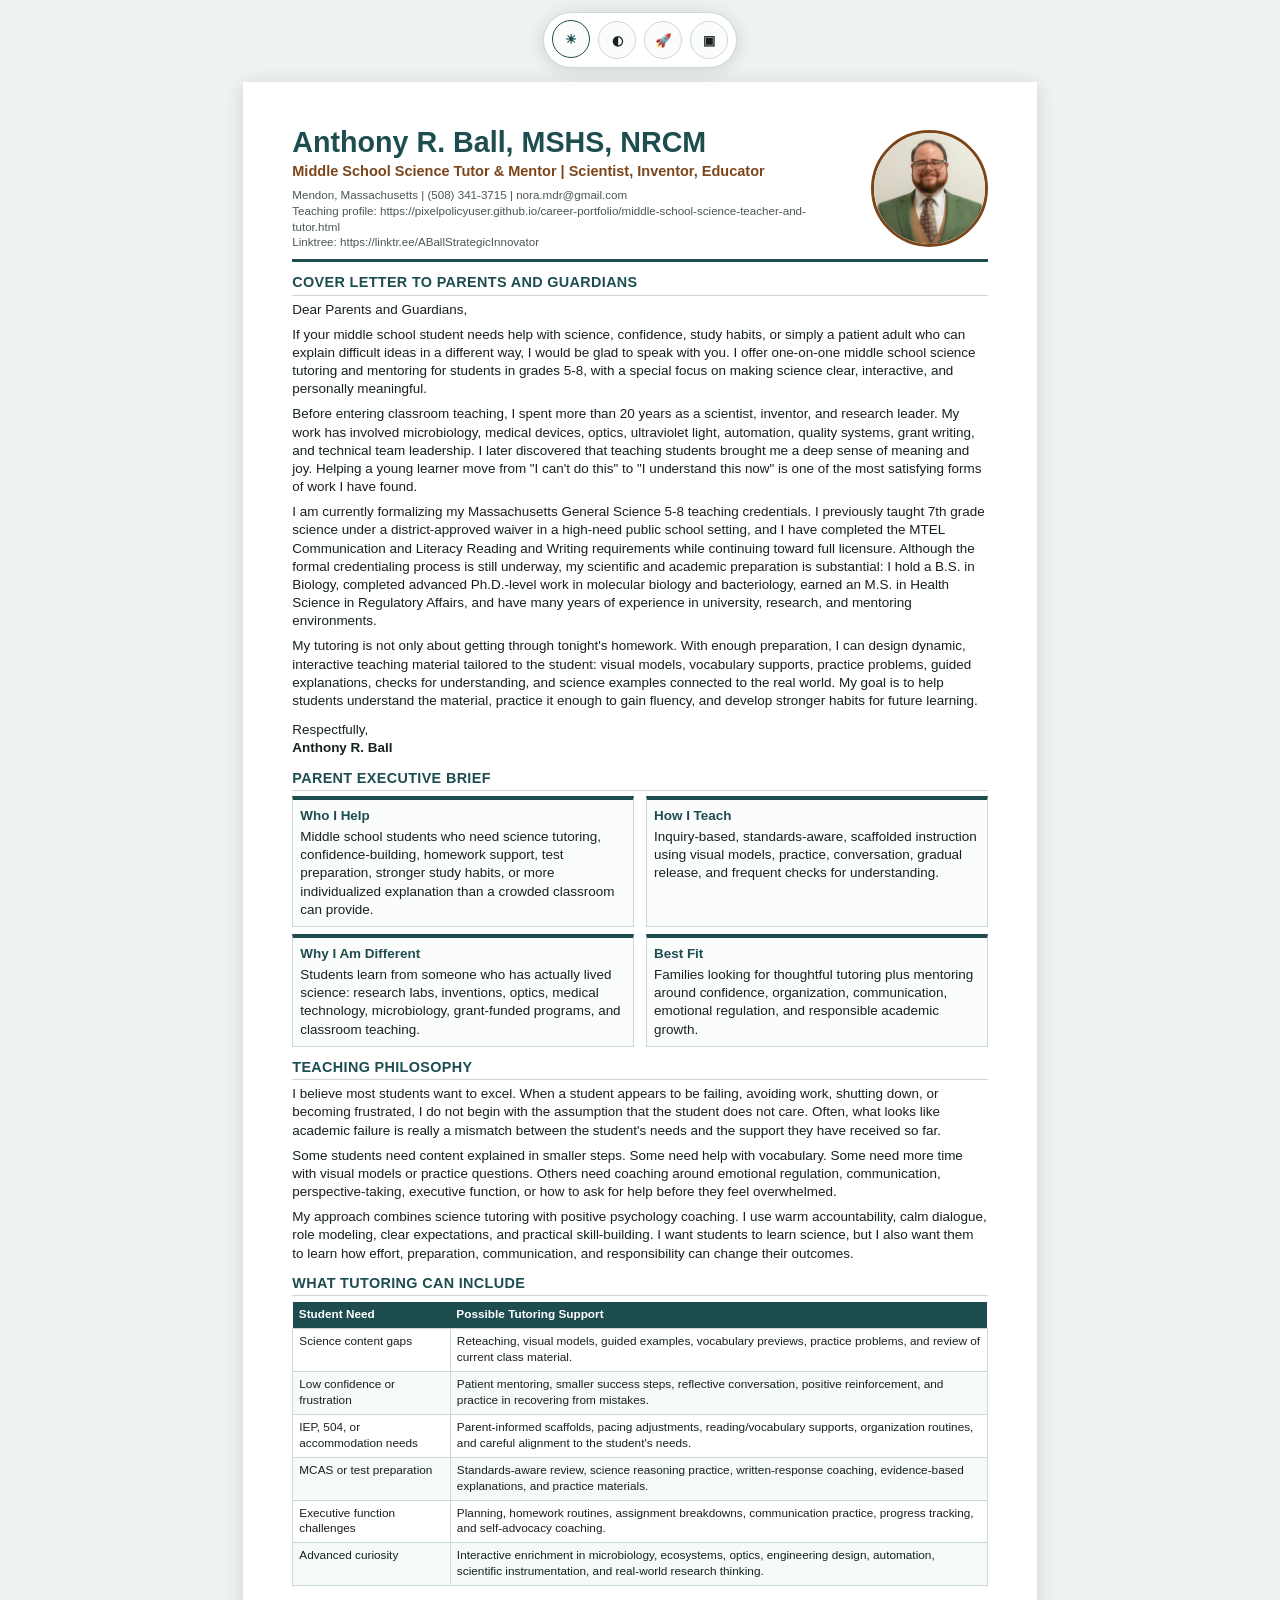
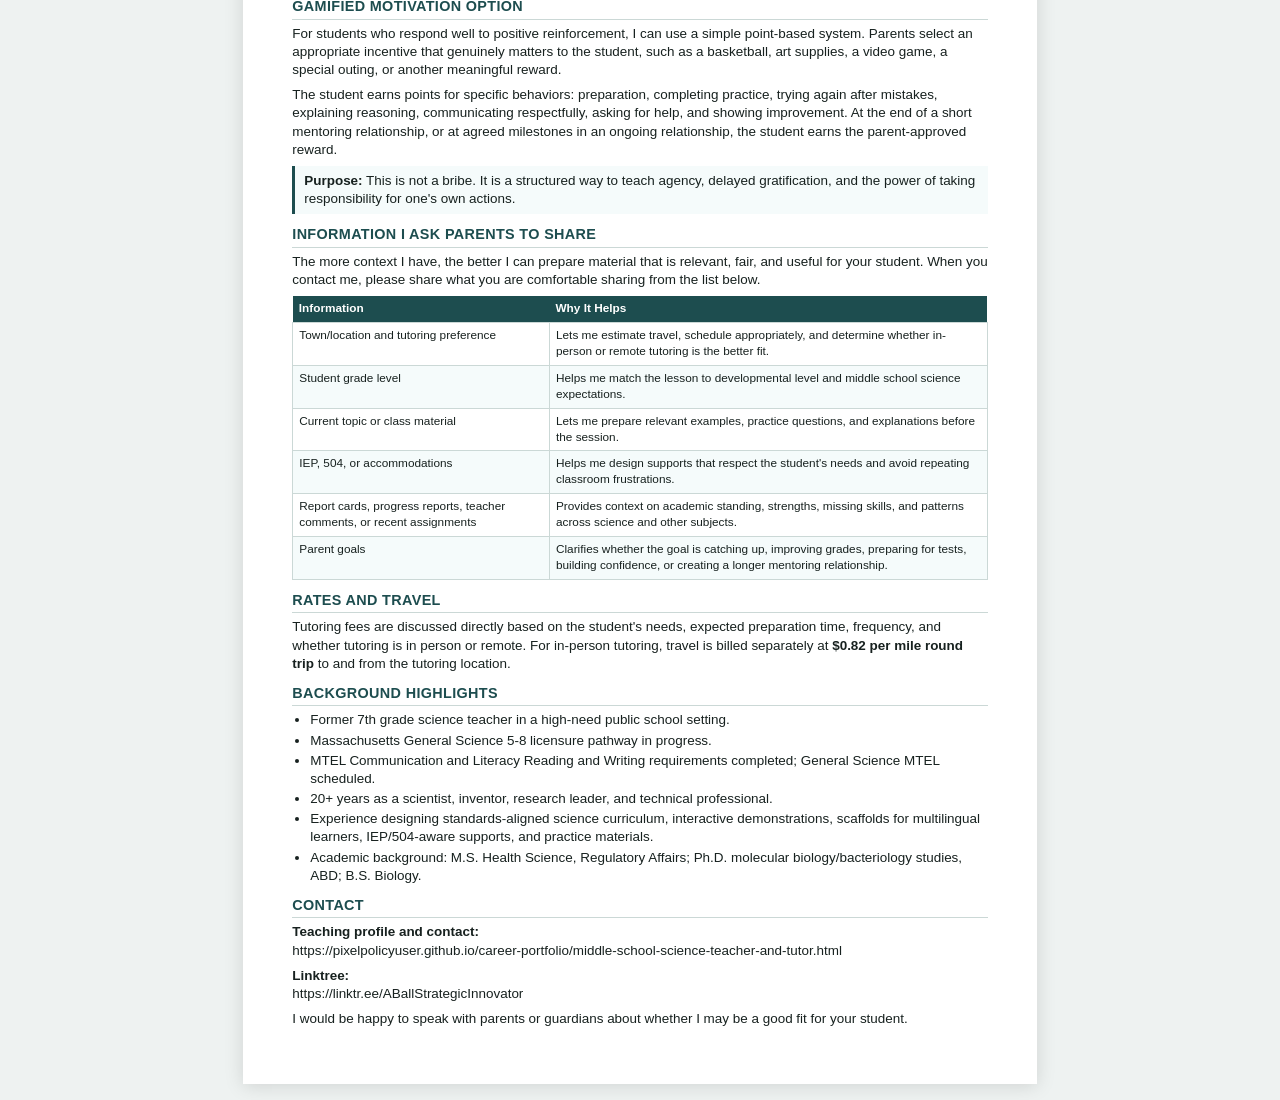
<file: middle-school-science-tutor-services.html>
<!doctype html>
<html lang="en">
<head>
  <meta charset="utf-8">
  <meta name="viewport" content="width=device-width, initial-scale=1">
  <title>Anthony R. Ball - Middle School Science Tutor and Mentor</title>
  <meta name="description" content="Parent-facing brief for Anthony R. Ball's middle school science tutoring and mentoring services for grades 5-8 science, study skills, confidence, MCAS-style reasoning, and hands-on STE learning.">
  <meta name="keywords" content="Anthony R Ball tutor, middle school science tutor Massachusetts, grades 5-8 science tutoring, science mentor, MCAS science support, biology tutor, ecosystems tutor, physical science tutor, study skills mentor, Massachusetts science educator">
  <meta name="author" content="Anthony R. Ball">
  <meta name="robots" content="index, follow">
  <link rel="canonical" href="https://pixelpolicyuser.github.io/career-portfolio/middle-school-science-tutor-services.html">
  <meta property="og:title" content="Middle School Science Tutor & Mentor | Anthony R. Ball">
  <meta property="og:description" content="One-on-one middle school science tutoring and mentoring from a scientist, inventor, and educator for grades 5-8 students.">
  <meta property="og:type" content="website">
  <meta property="og:url" content="https://pixelpolicyuser.github.io/career-portfolio/middle-school-science-tutor-services.html">
  <meta property="og:image" content="https://pixelpolicyuser.github.io/career-portfolio/anthony-ball.jpg">
  <meta name="twitter:card" content="summary_large_image">
  <meta name="twitter:title" content="Middle School Science Tutor & Mentor | Anthony R. Ball">
  <meta name="twitter:description" content="One-on-one grades 5-8 science tutoring, mentoring, confidence-building, and study support.">
  <meta name="twitter:image" content="https://pixelpolicyuser.github.io/career-portfolio/anthony-ball.jpg">
  <script type="application/ld+json">
  {
    "@context": "https://schema.org",
    "@type": "WebPage",
    "name": "Middle School Science Tutor and Mentor - Anthony R. Ball",
    "url": "https://pixelpolicyuser.github.io/career-portfolio/middle-school-science-tutor-services.html",
    "description": "Parent-facing brief for middle school science tutoring and mentoring services for grades 5-8 students.",
    "image": "https://pixelpolicyuser.github.io/career-portfolio/anthony-ball.jpg",
    "mainEntity": {
      "@type": "Service",
      "name": "Middle School Science Tutoring and Mentoring",
      "serviceType": "Grades 5-8 science tutoring and academic mentoring",
      "areaServed": {
        "@type": "State",
        "name": "Massachusetts"
      },
      "provider": {
        "@type": "Person",
        "name": "Anthony R. Ball",
        "url": "https://pixelpolicyuser.github.io/career-portfolio/middle-school-science-teacher-and-tutor.html",
        "image": "https://pixelpolicyuser.github.io/career-portfolio/anthony-ball.jpg",
        "jobTitle": "Science Tutor, Mentor, Scientist, and Educator",
        "knowsAbout": [
          "Middle school science tutoring",
          "Science mentoring",
          "Biology",
          "Ecosystems",
          "Physical science",
          "Earth and space science",
          "Engineering design",
          "Science vocabulary",
          "MCAS-style science reasoning",
          "Study skills",
          "Executive function support"
        ]
      }
    }
  }
  </script>
  <style>
    :root {
      --site-bg: #eef2f1;
      --sheet-bg: #ffffff;
      --text-main: #17211f;
      --text-muted: #4c5755;
      --accent-color: #1d4d4f;
      --accent-warm: #7c451a;
      --card-bg: #fbfdfd;
      --soft-bg: #f5fbfb;
      --border-color: #cbd8d6;
      --shadow: 0 2px 18px rgba(0, 0, 0, .13);
    }
    @page {
      size: A4 portrait;
      margin: 12mm 13mm 13mm 13mm;
    }
    * { box-sizing: border-box; }
    html, body { margin: 0; padding: 0; background: var(--site-bg); color: var(--text-main); }
    body {
      font-family: Arial, Helvetica, sans-serif;
      font-size: 10.1pt;
      line-height: 1.35;
      padding-top: 66px;
      transition: background 0.25s ease, color 0.25s ease;
    }
    body.dark-mode {
      --site-bg: #121a20;
      --sheet-bg: #1c2730;
      --text-main: #e7f0f3;
      --text-muted: #a8bac2;
      --accent-color: #29c7d6;
      --accent-warm: #e4aa4c;
      --card-bg: #253440;
      --soft-bg: #20303a;
      --border-color: #38505d;
      --shadow: 0 14px 34px rgba(0,0,0,0.30);
    }
    body.cosmic-mode {
      --site-bg: #07111f;
      --sheet-bg: rgba(11, 27, 46, 0.90);
      --text-main: #e8fbff;
      --text-muted: #a7d9e5;
      --accent-color: #00e5ff;
      --accent-warm: #ffd166;
      --card-bg: rgba(8, 21, 38, 0.92);
      --soft-bg: rgba(8, 21, 38, 0.78);
      --border-color: rgba(0, 229, 255, 0.34);
      --shadow: 0 0 24px rgba(0, 229, 255, 0.12), 0 16px 42px rgba(0,0,0,0.35);
      background:
        radial-gradient(circle at 20% 20%, rgba(0, 229, 255, 0.16), transparent 32%),
        radial-gradient(circle at 80% 10%, rgba(120, 89, 255, 0.16), transparent 28%),
        linear-gradient(135deg, #07111f, #0b1630 52%, #150d2e);
    }
    body.cyberpunk-mode {
      --site-bg: #100914;
      --sheet-bg: rgba(28, 13, 33, 0.91);
      --text-main: #fff4fb;
      --text-muted: #f5b8d9;
      --accent-color: #ff3df2;
      --accent-warm: #ffe66d;
      --card-bg: rgba(45, 18, 52, 0.92);
      --soft-bg: rgba(45, 18, 52, 0.76);
      --border-color: rgba(255, 61, 242, 0.34);
      --shadow: 0 0 24px rgba(255, 61, 242, 0.14), 0 16px 42px rgba(0,0,0,0.38);
      background:
        linear-gradient(rgba(255, 61, 242, 0.045) 1px, transparent 1px),
        linear-gradient(90deg, rgba(56, 248, 255, 0.045) 1px, transparent 1px),
        linear-gradient(135deg, #100914, #1c0d2b 54%, #061b2b);
      background-size: 28px 28px, 28px 28px, auto;
    }
    .sheet {
      width: min(210mm, calc(100% - 24px));
      min-height: 297mm;
      margin: 16px auto;
      background: var(--sheet-bg);
      padding: 12mm 13mm 13mm 13mm;
      box-shadow: var(--shadow);
    }
    .page-break { break-before: page; page-break-before: always; }
    header {
      display: grid;
      grid-template-columns: 1fr 34mm;
      gap: 12px;
      align-items: center;
      border-bottom: 3px solid var(--accent-color);
      padding-bottom: 9px;
      margin-bottom: 10px;
    }
    h1 {
      margin: 0;
      color: var(--accent-color);
      font-size: 21.5pt;
      line-height: 1.05;
      letter-spacing: 0;
    }
    .subtitle {
      margin-top: 5px;
      color: var(--accent-warm);
      font-weight: 700;
      font-size: 10.9pt;
    }
    .contact {
      margin-top: 5px;
      color: var(--text-muted);
      font-size: 8.7pt;
      line-height: 1.36;
    }
    .portrait {
      width: 31mm;
      height: 31mm;
      border-radius: 50%;
      object-fit: cover;
      border: 3px solid var(--accent-warm);
      display: block;
      margin-left: auto;
    }
    h2 {
      margin: 11px 0 5px;
      padding-bottom: 2px;
      border-bottom: 1px solid var(--border-color);
      color: var(--accent-color);
      font-size: 10.8pt;
      text-transform: uppercase;
      letter-spacing: .35px;
    }
    h3 {
      margin: 8px 0 3px;
      color: var(--text-main);
      font-size: 10.2pt;
    }
    p { margin: 0 0 7px; }
    ul { margin: 4px 0 8px 18px; padding: 0; }
    li { margin-bottom: 3px; }
    .compact li { margin-bottom: 2px; }
    .pillbox {
      border-left: 3px solid var(--accent-color);
      padding: 6px 0 6px 9px;
      margin: 7px 0;
      background: var(--soft-bg);
    }
    .grid {
      display: grid;
      grid-template-columns: 1fr 1fr;
      gap: 7px 12px;
    }
    .card {
      border: 1px solid var(--border-color);
      border-top: 4px solid var(--accent-color);
      background: var(--card-bg);
      padding: 7px;
      min-height: 58px;
    }
    .card strong {
      display: block;
      color: var(--accent-color);
      margin-bottom: 3px;
    }
    .small { font-size: 8.75pt; color: var(--text-muted); }
    table {
      width: 100%;
      border-collapse: collapse;
      margin: 6px 0 10px;
      font-size: 8.85pt;
    }
    th {
      text-align: left;
      color: #fff;
      background: var(--accent-color);
      padding: 5px 6px;
      vertical-align: top;
    }
    td {
      border: 1px solid var(--border-color);
      padding: 5px 6px;
      vertical-align: top;
    }
    tr:nth-child(even) td { background: var(--soft-bg); }
    .signature { margin-top: 11px; }
    a { color: var(--accent-color); }
    .mode-switcher {
      position: fixed;
      top: 12px;
      left: 50%;
      transform: translateX(-50%);
      z-index: 1000;
      display: flex;
      gap: 8px;
      padding: 8px;
      border: 1px solid var(--border-color);
      border-radius: 999px;
      background: var(--sheet-bg);
      box-shadow: var(--shadow);
    }
    .mode-btn {
      width: 38px;
      height: 38px;
      border-radius: 999px;
      border: 1px solid var(--border-color);
      background: var(--card-bg);
      color: var(--text-main);
      cursor: pointer;
      display: inline-flex;
      align-items: center;
      justify-content: center;
      font-weight: 800;
      transition: transform 0.2s ease, border-color 0.2s ease, color 0.2s ease;
    }
    .mode-btn:hover,
    .mode-btn.active {
      transform: translateY(-1px);
      border-color: var(--accent-color);
      color: var(--accent-color);
    }
    .starfield {
      display: none;
      position: fixed;
      inset: 0;
      pointer-events: none;
      z-index: -1;
    }
    body.cosmic-mode .starfield { display: block; }
    .star {
      position: absolute;
      border-radius: 50%;
      background: rgba(255,255,255,0.9);
      box-shadow: 0 0 8px rgba(0, 229, 255, 0.7);
      animation: twinkle 4s ease-in-out infinite alternate;
    }
    @keyframes twinkle {
      from { opacity: 0.25; transform: scale(0.8); }
      to { opacity: 0.95; transform: scale(1.15); }
    }
    @media print {
      html, body { background: #fff; padding: 0; }
      .sheet { margin: 0; box-shadow: none; width: auto; min-height: auto; padding: 0; }
      a { color: inherit; text-decoration: none; }
      .mode-switcher, .starfield { display: none !important; }
    }
    @media screen and (max-width: 720px) {
      body { font-size: 10.8pt; }
      .mode-switcher { width: calc(100% - 24px); justify-content: center; }
      .sheet { width: calc(100% - 18px); padding: 18px; margin: 9px auto; }
      header { grid-template-columns: 1fr; text-align: center; }
      .portrait { margin: 0 auto; }
      h1 { font-size: 18pt; }
      .grid { grid-template-columns: 1fr; }
      table { font-size: 8.2pt; }
      th, td { padding: 4px; }
    }
  </style>
</head>
<body>
  <div class="starfield" id="starfield" aria-hidden="true"></div>
  <nav class="mode-switcher" aria-label="Display mode">
    <button class="mode-btn" type="button" data-theme="light" aria-label="Light mode" title="Light mode">☀</button>
    <button class="mode-btn" type="button" data-theme="dark" aria-label="Dark mode" title="Dark mode">◐</button>
    <button class="mode-btn" type="button" data-theme="cosmic" aria-label="Cosmic mode" title="Cosmic mode">🚀</button>
    <button class="mode-btn" type="button" data-theme="cyberpunk" aria-label="Cyberpunk mode" title="Cyberpunk mode">▣</button>
  </nav>
  <main class="sheet">
    <header>
      <div>
        <h1>Anthony R. Ball, MSHS, NRCM</h1>
        <div class="subtitle">Middle School Science Tutor &amp; Mentor | Scientist, Inventor, Educator</div>
        <div class="contact">
          Mendon, Massachusetts | (508) 341-3715 | nora.mdr@gmail.com<br>
          Teaching profile: https://pixelpolicyuser.github.io/career-portfolio/middle-school-science-teacher-and-tutor.html<br>
          Linktree: https://linktr.ee/ABallStrategicInnovator
        </div>
      </div>
      <img class="portrait" src="anthony-ball.jpg" alt="Anthony R. Ball portrait">
    </header>

    <section>
      <h2>Cover Letter to Parents and Guardians</h2>
      <p>Dear Parents and Guardians,</p>
      <p>If your middle school student needs help with science, confidence, study habits, or simply a patient adult who can explain difficult ideas in a different way, I would be glad to speak with you. I offer one-on-one middle school science tutoring and mentoring for students in grades 5-8, with a special focus on making science clear, interactive, and personally meaningful.</p>
      <p>Before entering classroom teaching, I spent more than 20 years as a scientist, inventor, and research leader. My work has involved microbiology, medical devices, optics, ultraviolet light, automation, quality systems, grant writing, and technical team leadership. I later discovered that teaching students brought me a deep sense of meaning and joy. Helping a young learner move from "I can't do this" to "I understand this now" is one of the most satisfying forms of work I have found.</p>
      <p>I am currently formalizing my Massachusetts General Science 5-8 teaching credentials. I previously taught 7th grade science under a district-approved waiver in a high-need public school setting, and I have completed the MTEL Communication and Literacy Reading and Writing requirements while continuing toward full licensure. Although the formal credentialing process is still underway, my scientific and academic preparation is substantial: I hold a B.S. in Biology, completed advanced Ph.D.-level work in molecular biology and bacteriology, earned an M.S. in Health Science in Regulatory Affairs, and have many years of experience in university, research, and mentoring environments.</p>
      <p>My tutoring is not only about getting through tonight's homework. With enough preparation, I can design dynamic, interactive teaching material tailored to the student: visual models, vocabulary supports, practice problems, guided explanations, checks for understanding, and science examples connected to the real world. My goal is to help students understand the material, practice it enough to gain fluency, and develop stronger habits for future learning.</p>
      <p class="signature">Respectfully,<br><strong>Anthony R. Ball</strong></p>
    </section>

    <section>
      <h2>Parent Executive Brief</h2>
      <div class="grid">
        <div class="card"><strong>Who I Help</strong>Middle school students who need science tutoring, confidence-building, homework support, test preparation, stronger study habits, or more individualized explanation than a crowded classroom can provide.</div>
        <div class="card"><strong>How I Teach</strong>Inquiry-based, standards-aware, scaffolded instruction using visual models, practice, conversation, gradual release, and frequent checks for understanding.</div>
        <div class="card"><strong>Why I Am Different</strong>Students learn from someone who has actually lived science: research labs, inventions, optics, medical technology, microbiology, grant-funded programs, and classroom teaching.</div>
        <div class="card"><strong>Best Fit</strong>Families looking for thoughtful tutoring plus mentoring around confidence, organization, communication, emotional regulation, and responsible academic growth.</div>
      </div>
    </section>

    <section class="page-break">
      <h2>Teaching Philosophy</h2>
      <p>I believe most students want to excel. When a student appears to be failing, avoiding work, shutting down, or becoming frustrated, I do not begin with the assumption that the student does not care. Often, what looks like academic failure is really a mismatch between the student's needs and the support they have received so far.</p>
      <p>Some students need content explained in smaller steps. Some need help with vocabulary. Some need more time with visual models or practice questions. Others need coaching around emotional regulation, communication, perspective-taking, executive function, or how to ask for help before they feel overwhelmed.</p>
      <p>My approach combines science tutoring with positive psychology coaching. I use warm accountability, calm dialogue, role modeling, clear expectations, and practical skill-building. I want students to learn science, but I also want them to learn how effort, preparation, communication, and responsibility can change their outcomes.</p>
    </section>

    <section>
      <h2>What Tutoring Can Include</h2>
      <table>
        <thead><tr><th>Student Need</th><th>Possible Tutoring Support</th></tr></thead>
        <tbody>
          <tr><td>Science content gaps</td><td>Reteaching, visual models, guided examples, vocabulary previews, practice problems, and review of current class material.</td></tr>
          <tr><td>Low confidence or frustration</td><td>Patient mentoring, smaller success steps, reflective conversation, positive reinforcement, and practice in recovering from mistakes.</td></tr>
          <tr><td>IEP, 504, or accommodation needs</td><td>Parent-informed scaffolds, pacing adjustments, reading/vocabulary supports, organization routines, and careful alignment to the student's needs.</td></tr>
          <tr><td>MCAS or test preparation</td><td>Standards-aware review, science reasoning practice, written-response coaching, evidence-based explanations, and practice materials.</td></tr>
          <tr><td>Executive function challenges</td><td>Planning, homework routines, assignment breakdowns, communication practice, progress tracking, and self-advocacy coaching.</td></tr>
          <tr><td>Advanced curiosity</td><td>Interactive enrichment in microbiology, ecosystems, optics, engineering design, automation, scientific instrumentation, and real-world research thinking.</td></tr>
        </tbody>
      </table>
    </section>

    <section>
      <h2>Gamified Motivation Option</h2>
      <p>For students who respond well to positive reinforcement, I can use a simple point-based system. Parents select an appropriate incentive that genuinely matters to the student, such as a basketball, art supplies, a video game, a special outing, or another meaningful reward.</p>
      <p>The student earns points for specific behaviors: preparation, completing practice, trying again after mistakes, explaining reasoning, communicating respectfully, asking for help, and showing improvement. At the end of a short mentoring relationship, or at agreed milestones in an ongoing relationship, the student earns the parent-approved reward.</p>
      <div class="pillbox"><strong>Purpose:</strong> This is not a bribe. It is a structured way to teach agency, delayed gratification, and the power of taking responsibility for one's own actions.</div>
    </section>

    <section class="page-break">
      <h2>Information I Ask Parents to Share</h2>
      <p>The more context I have, the better I can prepare material that is relevant, fair, and useful for your student. When you contact me, please share what you are comfortable sharing from the list below.</p>
      <table>
        <thead><tr><th>Information</th><th>Why It Helps</th></tr></thead>
        <tbody>
          <tr><td>Town/location and tutoring preference</td><td>Lets me estimate travel, schedule appropriately, and determine whether in-person or remote tutoring is the better fit.</td></tr>
          <tr><td>Student grade level</td><td>Helps me match the lesson to developmental level and middle school science expectations.</td></tr>
          <tr><td>Current topic or class material</td><td>Lets me prepare relevant examples, practice questions, and explanations before the session.</td></tr>
          <tr><td>IEP, 504, or accommodations</td><td>Helps me design supports that respect the student's needs and avoid repeating classroom frustrations.</td></tr>
          <tr><td>Report cards, progress reports, teacher comments, or recent assignments</td><td>Provides context on academic standing, strengths, missing skills, and patterns across science and other subjects.</td></tr>
          <tr><td>Parent goals</td><td>Clarifies whether the goal is catching up, improving grades, preparing for tests, building confidence, or creating a longer mentoring relationship.</td></tr>
        </tbody>
      </table>
    </section>

    <section>
      <h2>Rates and Travel</h2>
      <p>Tutoring fees are discussed directly based on the student's needs, expected preparation time, frequency, and whether tutoring is in person or remote. For in-person tutoring, travel is billed separately at <strong>$0.82 per mile round trip</strong> to and from the tutoring location.</p>
    </section>

    <section>
      <h2>Background Highlights</h2>
      <ul class="compact">
        <li>Former 7th grade science teacher in a high-need public school setting.</li>
        <li>Massachusetts General Science 5-8 licensure pathway in progress.</li>
        <li>MTEL Communication and Literacy Reading and Writing requirements completed; General Science MTEL scheduled.</li>
        <li>20+ years as a scientist, inventor, research leader, and technical professional.</li>
        <li>Experience designing standards-aligned science curriculum, interactive demonstrations, scaffolds for multilingual learners, IEP/504-aware supports, and practice materials.</li>
        <li>Academic background: M.S. Health Science, Regulatory Affairs; Ph.D. molecular biology/bacteriology studies, ABD; B.S. Biology.</li>
      </ul>
    </section>

    <section>
      <h2>Contact</h2>
      <p><strong>Teaching profile and contact:</strong><br>
      https://pixelpolicyuser.github.io/career-portfolio/middle-school-science-teacher-and-tutor.html</p>
      <p><strong>Linktree:</strong><br>
      https://linktr.ee/ABallStrategicInnovator</p>
      <p>I would be happy to speak with parents or guardians about whether I may be a good fit for your student.</p>
    </section>
  </main>
  <script>
    (() => {
      const modeButtons = Array.from(document.querySelectorAll('.mode-btn'));
      const starfield = document.getElementById('starfield');
      const themeClasses = ['dark-mode', 'cosmic-mode', 'cyberpunk-mode'];
      const allowedThemes = ['light', 'dark', 'cosmic', 'cyberpunk'];

      function generateStarfield() {
        if (!starfield) return;
        starfield.innerHTML = '';
        for (let i = 0; i < 110; i += 1) {
          const star = document.createElement('span');
          const size = Math.random() * 2.2 + 0.8;
          star.className = 'star';
          star.style.left = `${Math.random() * 100}%`;
          star.style.top = `${Math.random() * 100}%`;
          star.style.width = `${size}px`;
          star.style.height = `${size}px`;
          star.style.animationDelay = `${Math.random() * 4}s`;
          star.style.animationDuration = `${Math.random() * 4 + 3}s`;
          starfield.appendChild(star);
        }
      }

      function setTheme(theme) {
        const safeTheme = allowedThemes.includes(theme) ? theme : 'light';
        document.body.classList.remove(...themeClasses);
        if (safeTheme !== 'light') document.body.classList.add(`${safeTheme}-mode`);
        modeButtons.forEach((button) => {
          const active = button.dataset.theme === safeTheme;
          button.classList.toggle('active', active);
          button.setAttribute('aria-pressed', String(active));
        });
        localStorage.setItem('aball-site-theme', safeTheme);
        if (safeTheme === 'cosmic') generateStarfield();
        else if (starfield) starfield.innerHTML = '';
      }

      modeButtons.forEach((button) => button.addEventListener('click', () => setTheme(button.dataset.theme)));
      setTheme(localStorage.getItem('aball-site-theme') || 'light');
    })();
  </script>
</body>
</html>
</file>
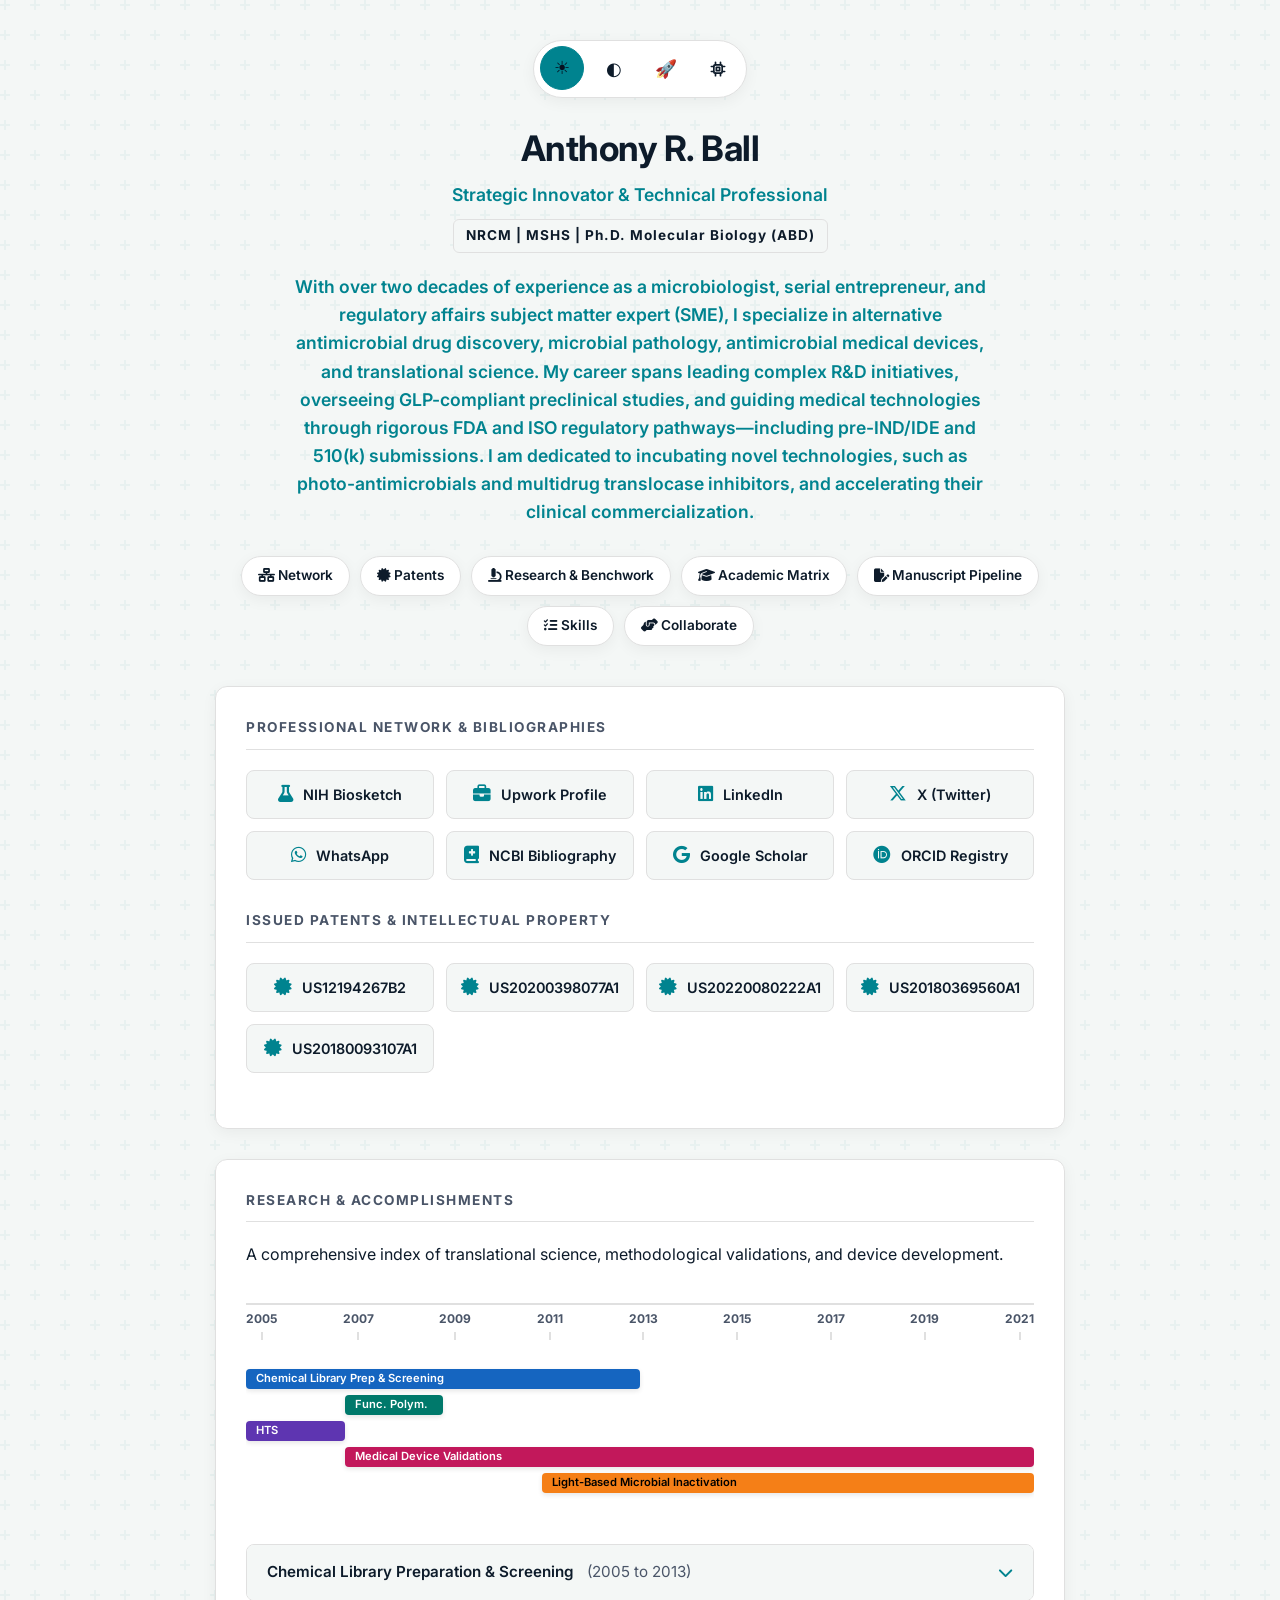
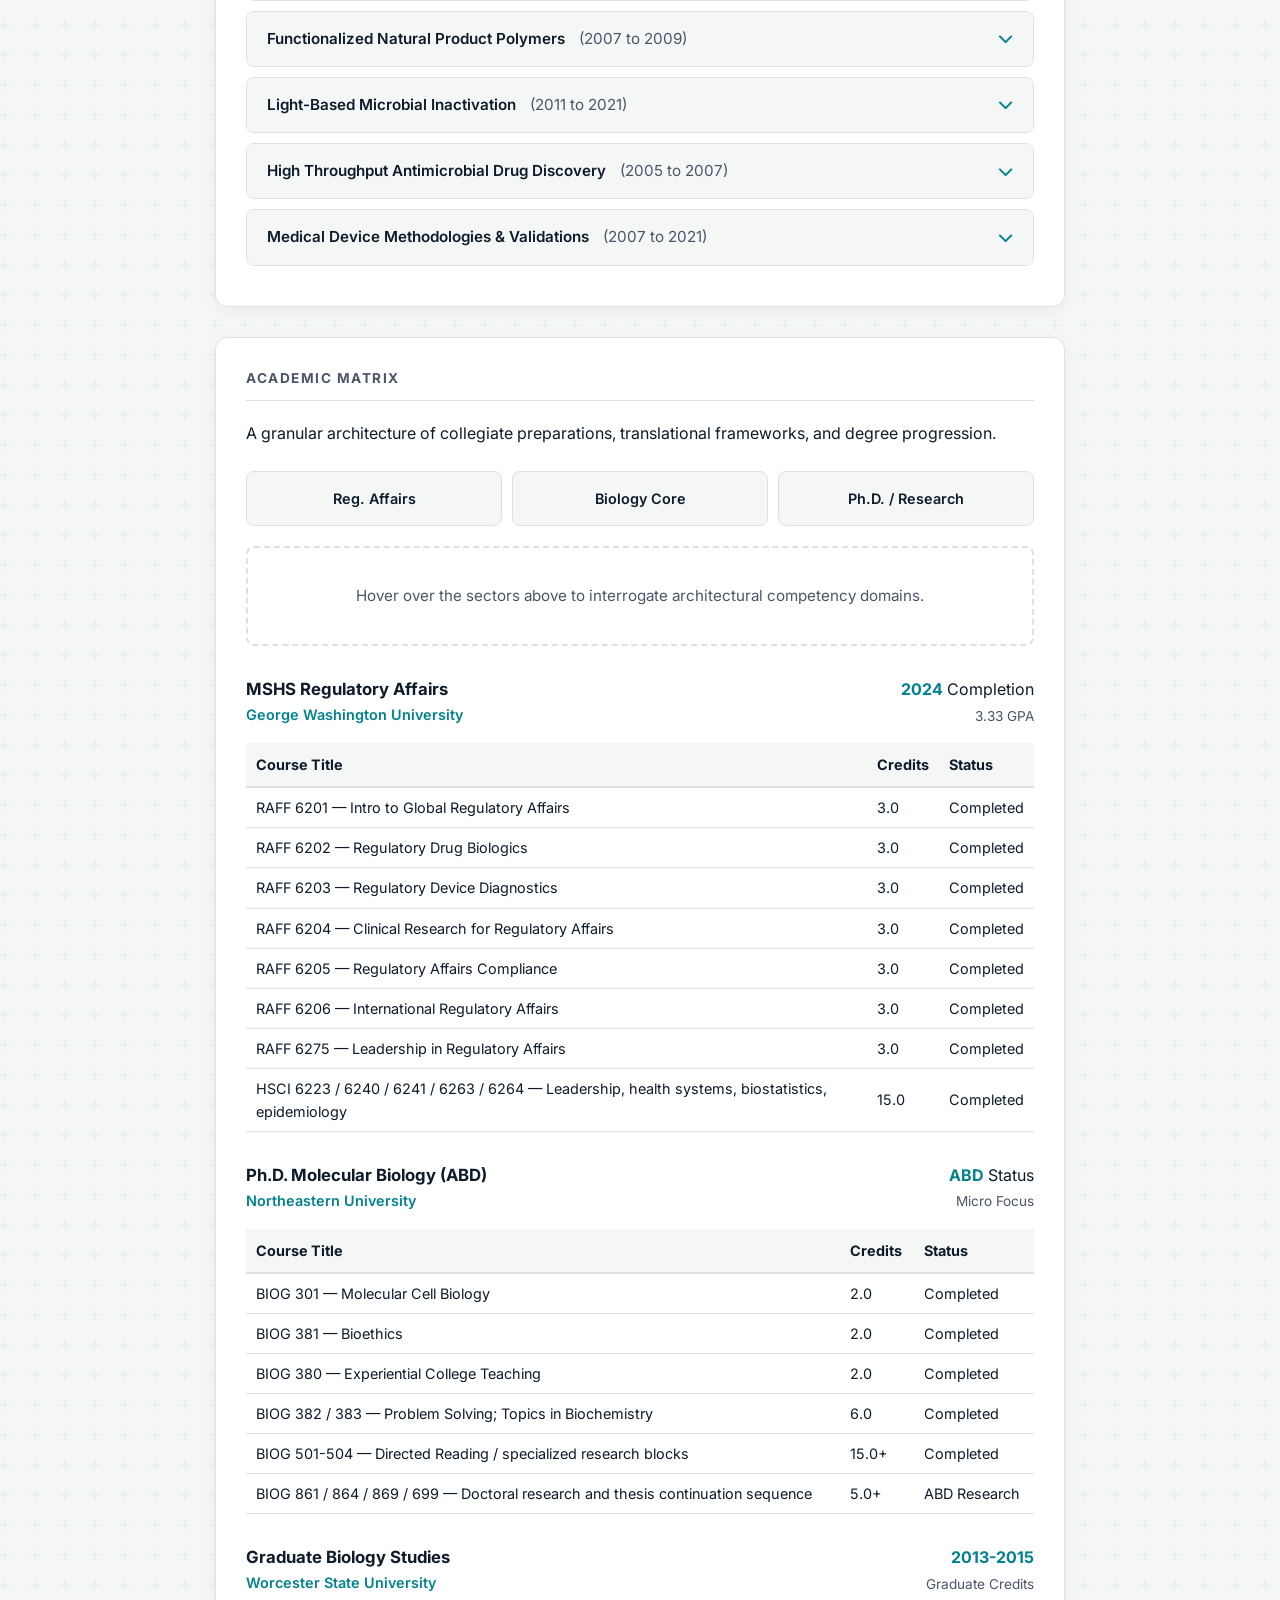
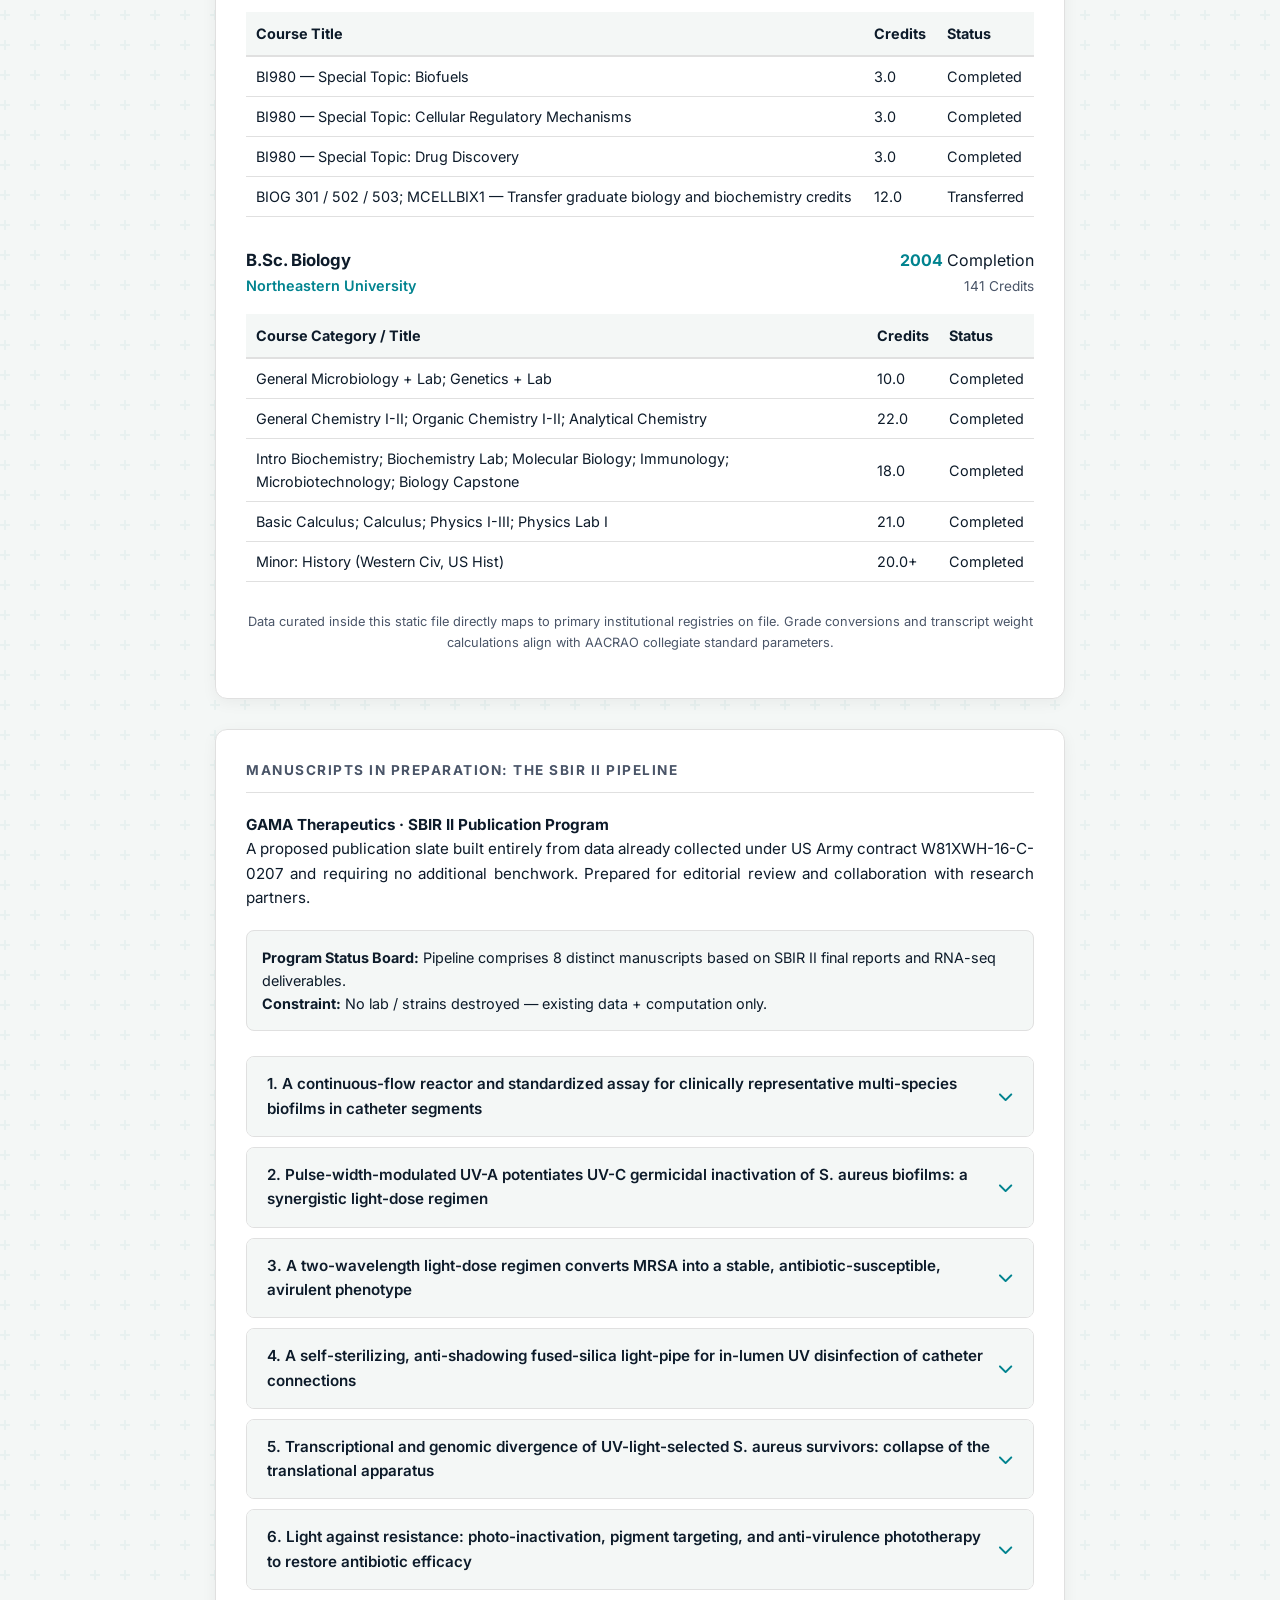
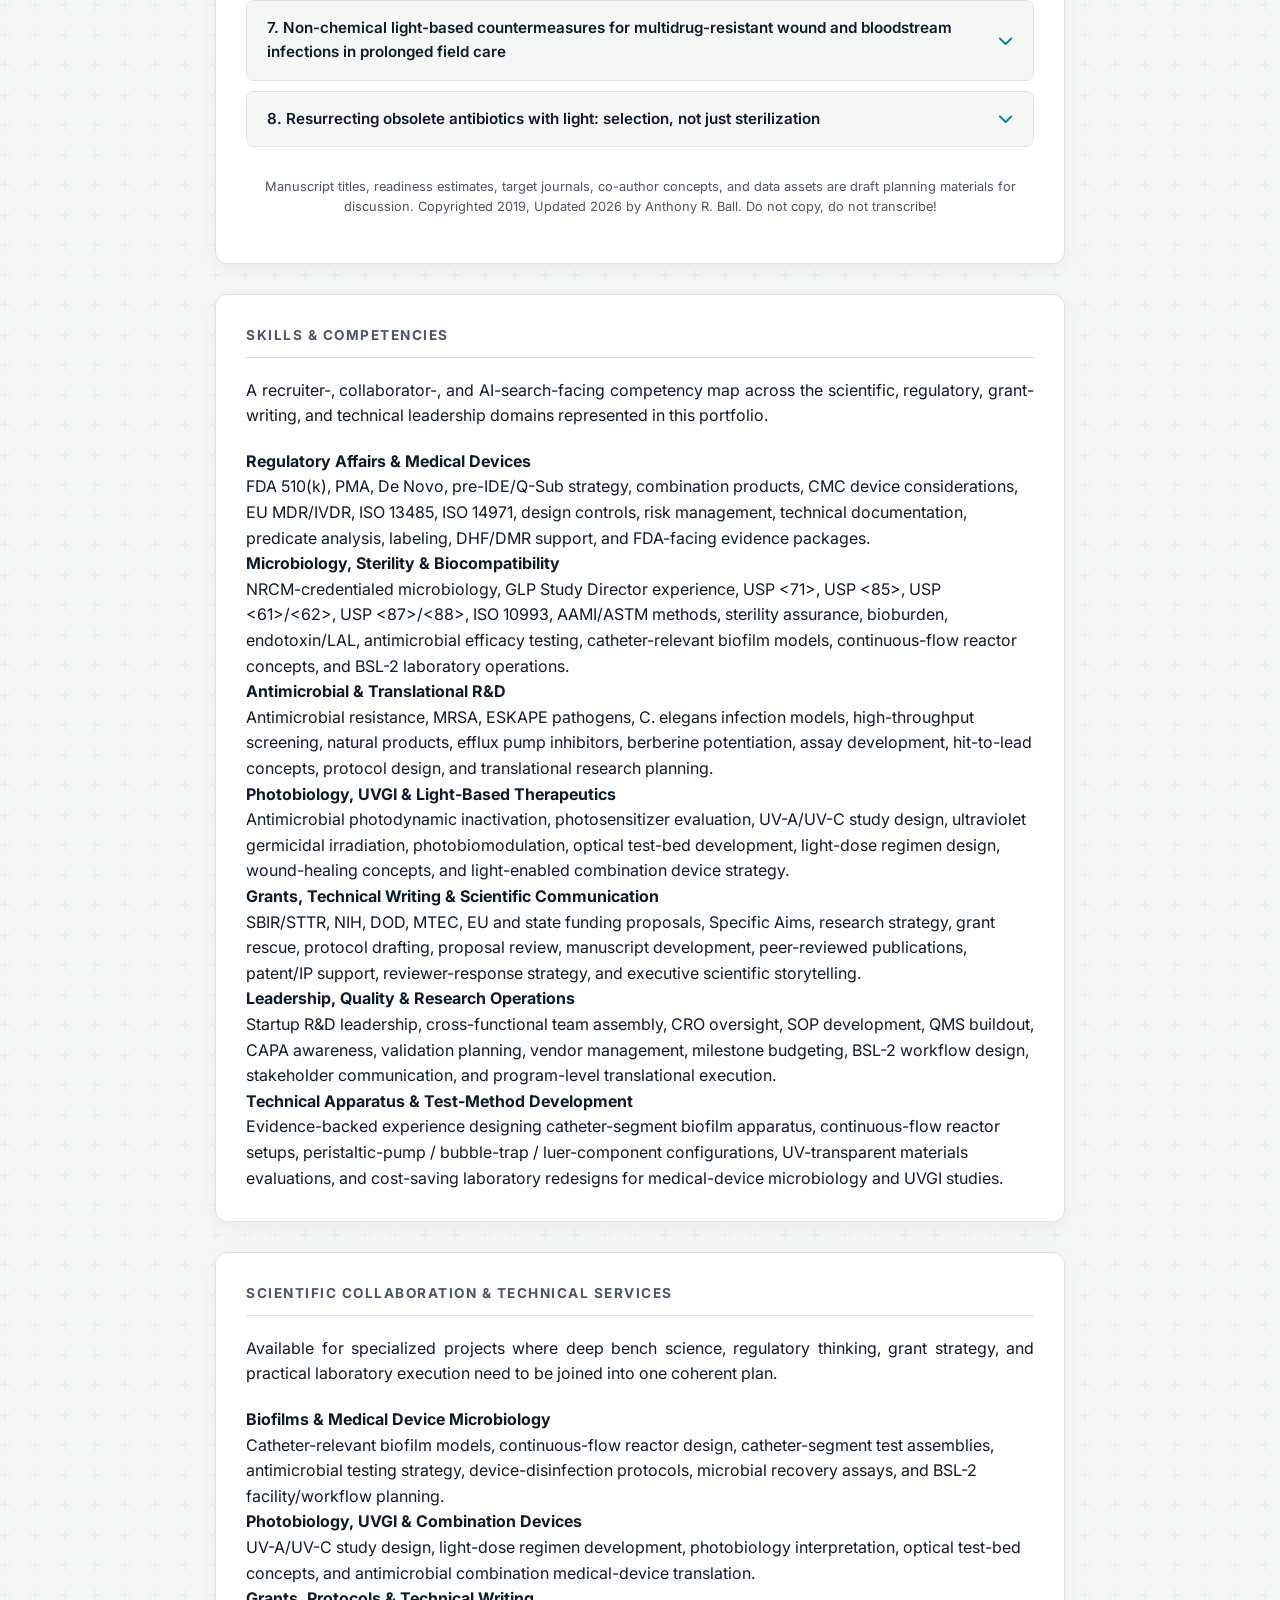
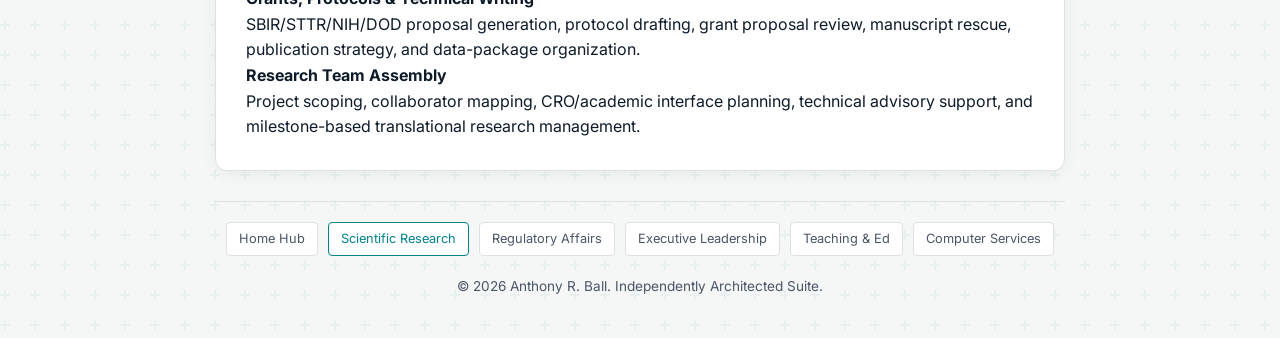
<file: profile-scientific-v2.html>
<!DOCTYPE html>
<html lang="en">
<head>
    <meta charset="UTF-8">
    <meta name="viewport" content="width=device-width, initial-scale=1.0">
    <title>Scientific Research & Merits | Anthony R. Ball</title>
    <meta name="description" content="Scientific portfolio, patents, academic matrix, manuscript pipeline, and technical services for Anthony R. Ball, NRCM, MSHS, Ph.D. Molecular Biology (ABD).">
    <meta name="keywords" content="Anthony R Ball, Anthony Ball microbiologist, NRCM microbiologist, Ph.D. Molecular Biology ABD, photomedicine, antimicrobial research, SBIR grant writer, NIH grant writer, DOD grant writer, medical device microbiology, infection control, drug discovery, berberine efflux, biofilm research, UVGI, photobiology, combination medical devices, BSL-2 laboratory operations, Wellman Center, Northeastern University, Worcester State University, New England scientific consultant">
    <meta name="author" content="Anthony R. Ball">
    <meta name="robots" content="index, follow">
    <link rel="canonical" href="https://pixelpolicyuser.github.io/career-portfolio/profile-scientific-v2.html">
    <meta property="og:title" content="Scientific Research & Grant Writing | Anthony R. Ball">
    <meta property="og:description" content="Scientific research, antimicrobial technology, medical device microbiology, publications, patents, and grant-writing portfolio.">
    <meta property="og:type" content="profile">
    <meta property="og:url" content="https://pixelpolicyuser.github.io/career-portfolio/profile-scientific-v2.html">
    <meta property="og:image" content="https://pixelpolicyuser.github.io/career-portfolio/me.png">
    <meta name="twitter:card" content="summary_large_image">
    <meta name="twitter:title" content="Scientific Research & Grant Writing | Anthony R. Ball">
    <meta name="twitter:description" content="NRCM microbiologist, antimicrobial researcher, grant writer, inventor, and New England scientific consultant.">
    <meta name="twitter:image" content="https://pixelpolicyuser.github.io/career-portfolio/me.png">
    <script type="application/ld+json">
    {
      "@context": "https://schema.org",
      "@type": "ProfilePage",
      "name": "Scientific Research & Grant Writing | Anthony R. Ball",
      "url": "https://pixelpolicyuser.github.io/career-portfolio/profile-scientific-v2.html",
      "image": "https://pixelpolicyuser.github.io/career-portfolio/me.png",
      "mainEntity": {
        "@type": "Person",
        "name": "Anthony R. Ball",
        "url": "https://pixelpolicyuser.github.io/career-portfolio/profile-scientific-v2.html",
        "image": "https://pixelpolicyuser.github.io/career-portfolio/me.png",
        "jobTitle": "NRCM Microbiologist, Scientific Consultant, Grant Writer",
        "knowsAbout": ["Antimicrobial research", "Photomedicine", "Medical device microbiology", "SBIR grant writing", "NIH grant writing", "DOD grant writing", "Drug discovery", "Infection control", "Biofilm research", "Ultraviolet germicidal irradiation", "Combination medical devices", "BSL-2 laboratory operations", "Regulatory affairs", "Patents"]
      }
    }
    </script>
    
    <link href="https://fonts.googleapis.com/css2?family=Inter:wght@400;600;700&display=swap" rel="stylesheet">
    <link rel="stylesheet" href="https://cdnjs.cloudflare.com/ajax/libs/font-awesome/6.5.1/css/all.min.css">

    <style>
        /* --- LIGHT MODE VARIABLES --- */
        :root {
            --bg-color: #f4f7f6;        
            --text-main: #0d1b2a;       
            --text-muted: #4a5568;
            --card-bg: #ffffff;         
            --btn-bg: #f4f7f6;          
            --btn-text: #0d1b2a;        
            --btn-hover: #00838f;       
            --btn-hover-text: #ffffff;  
            --accent-color: #00838f;    
            --border-color: #e0e0e0;
            --shadow: 0 4px 15px rgba(0,0,0,0.05);
            --bg-pattern: url("data:image/svg+xml,%3Csvg width='60' height='60' viewBox='0 0 60 60' xmlns='http://www.w3.org/2000/svg'%3E%3Cg fill='none' fill-rule='evenodd'%3E%3Cg fill='%2300838f' fill-opacity='0.05'%3E%3Cpath d='M36 34v-4h-2v4h-4v2h4v4h2v-4h4v-2h-4zm0-30V0h-2v4h-4v2h4v4h2V6h4V4h-4zM6 34v-4H4v4H0v2h4v4h2v-4h4v-2H6zM6 4V0H4v4H0v2h4v4h2V6h4V4H6z'/%3E%3C/g%3E%3C/g%3E%3C/svg%3E");
        }

        /* --- DARK MODE VARIABLES --- */
        body.dark-mode {
            --bg-color: #121212;
            --text-main: #e0e0e0;
            --text-muted: #a0aab5;
            --card-bg: #1e1e1e;
            --btn-bg: #2a2a2a;
            --btn-text: #e0e0e0;
            --btn-hover: #00acc1;
            --btn-hover-text: #121212;
            --accent-color: #00acc1;
            --border-color: #333333;
            --shadow: 0 4px 15px rgba(0,0,0,0.3);
            --bg-pattern: url("data:image/svg+xml,%3Csvg width='60' height='60' viewBox='0 0 60 60' xmlns='http://www.w3.org/2000/svg'%3E%3Cg fill='none' fill-rule='evenodd'%3E%3Cg fill='%2300acc1' fill-opacity='0.03'%3E%3Cpath d='M36 34v-4h-2v4h-4v2h4v4h2v-4h4v-2h-4zm0-30V0h-2v4h-4v2h4v4h2V6h4V4h-4zM6 34v-4H4v4H0v2h4v4h2v-4h4v-2H6zM6 4V0H4v4H0v2h4v4h2V6h4V4H6z'/%3E%3C/g%3E%3C/g%3E%3C/svg%3E");
        }

        /* --- GLOBAL RESET & TYPOGRAPHY --- */
        * { box-sizing: border-box; margin: 0; padding: 0; }
        html { scroll-behavior: smooth; }
        body {
            font-family: 'Inter', sans-serif;
            background-color: var(--bg-color);
            background-image: var(--bg-pattern);
            color: var(--text-main);
            line-height: 1.6;
            transition: background-color 0.3s ease, color 0.3s ease;
            display: flex;
            justify-content: center;
            padding: 40px 20px;
        }

        .container { width: 100%; max-width: 850px; }

        /* --- THEME TOGGLE --- */
        .theme-toggle {
            position: fixed;
            top: 20px;
            right: 20px;
            background: var(--card-bg);
            border: 1px solid var(--border-color);
            color: var(--text-main);
            width: 44px;
            height: 44px;
            border-radius: 50%;
            display: flex;
            align-items: center;
            justify-content: center;
            cursor: pointer;
            box-shadow: var(--shadow);
            transition: all 0.2s ease;
            z-index: 1000;
        }
        .theme-toggle:hover { color: var(--accent-color); transform: translateY(-2px); }

        /* --- HEADER / HERO --- */
        .hero { text-align: center; margin-bottom: 30px; }
        .hero h1 { font-size: 2.2rem; font-weight: 700; margin-bottom: 5px; letter-spacing: -0.5px; }
        .hero p { font-size: 1.1rem; color: var(--accent-color); font-weight: 600; margin-bottom: 10px; }
        .credentials-badge {
            display: inline-block;
            background: var(--btn-bg);
            border: 1px solid var(--border-color);
            padding: 5px 12px;
            border-radius: 6px;
            font-size: 0.85rem;
            font-weight: 700;
            color: var(--text-main);
            margin-bottom: 20px;
            letter-spacing: 1px;
        }

        /* --- PAGE ANCHOR NAV --- */
        .page-nav { display: flex; justify-content: center; gap: 10px; margin-bottom: 40px; flex-wrap: wrap; }
        .page-nav a {
            text-decoration: none; color: var(--text-main); background: var(--card-bg);
            border: 1px solid var(--border-color); padding: 8px 16px; border-radius: 20px;
            font-size: 0.85rem; font-weight: 600; box-shadow: var(--shadow); transition: all 0.2s ease;
        }
        .page-nav a:hover { color: var(--btn-hover-text); background: var(--accent-color); border-color: var(--accent-color); }

        /* --- COMPONENT CARDS --- */
        .section-card {
            background: var(--card-bg); border: 1px solid var(--border-color); border-radius: 12px;
            padding: 30px; margin-bottom: 30px; box-shadow: var(--shadow); scroll-margin-top: 20px;
        }
        .section-title {
            font-size: 0.85rem; text-transform: uppercase; letter-spacing: 1.5px;
            color: var(--text-muted); margin-bottom: 20px; font-weight: 700;
            border-bottom: 1px solid var(--border-color); padding-bottom: 10px;
        }

        /* --- BIOGRAPHY & LISTS --- */
        .bio-text { font-size: 1rem; margin-bottom: 15px; text-align: justify; }
        .bullet-list { list-style-type: none; margin-top: 10px; }
        .bullet-list li { position: relative; padding-left: 20px; margin-bottom: 8px; font-size: 0.95rem; }
        .bullet-list li::before { content: "▹"; position: absolute; left: 0; color: var(--accent-color); }

        /* --- GRID & LINKS --- */
        .link-grid {
            display: grid;
            grid-template-columns: repeat(auto-fill, minmax(180px, 1fr));
            gap: 12px;
            margin-bottom: 25px;
        }
        .link-btn {
            display: flex; align-items: center; justify-content: center; background: var(--btn-bg);
            color: var(--btn-text); text-decoration: none; padding: 12px 15px; border-radius: 8px;
            font-weight: 600; font-size: 0.9rem; border: 1px solid var(--border-color); transition: all 0.2s ease;
        }
        .link-btn i { margin-right: 10px; color: var(--accent-color); font-size: 1.1rem; transition: transform 0.2s ease; }
        .link-btn:hover { background: var(--btn-hover); color: var(--btn-hover-text); border-color: var(--btn-hover); transform: translateY(-2px); box-shadow: 0 6px 12px rgba(0, 131, 143, 0.2); }
        .link-btn:hover i { color: var(--btn-hover-text); transform: scale(1.1); }

        /* --- HOVER VISUALIZER MATRIX --- */
        .matrix-grid { display: grid; grid-template-columns: repeat(auto-fit, minmax(150px, 1fr)); gap: 10px; margin-bottom: 20px; }
        .matrix-sector {
            background: var(--btn-bg); border: 1px solid var(--border-color); padding: 15px;
            border-radius: 8px; text-align: center; font-weight: 600; font-size: 0.9rem;
            cursor: crosshair; transition: all 0.2s ease;
        }
        .matrix-sector:hover { background: var(--accent-color); color: #fff; border-color: var(--accent-color); }
        .details-box {
            padding: 20px; border: 2px dashed var(--border-color); border-radius: 8px;
            background: var(--card-bg); min-height: 100px; display: flex; align-items: center; justify-content: center;
            font-size: 0.95rem; color: var(--text-muted); text-align: center; transition: all 0.3s ease;
        }

        /* --- ACCORDIONS --- */
        .accordion-item { border: 1px solid var(--border-color); border-radius: 8px; margin-bottom: 10px; overflow: hidden; }
        .accordion-header {
            background: var(--btn-bg); padding: 15px 20px; cursor: pointer; font-weight: 600; font-size: 0.95rem;
            display: flex; justify-content: space-between; align-items: center; transition: background 0.2s ease;
        }
        .accordion-header:hover { background: var(--border-color); }
        .accordion-header i { transition: transform 0.3s ease; color: var(--accent-color); }
        .accordion-header.active i { transform: rotate(180deg); }
        .accordion-content { max-height: 0; overflow: hidden; background: var(--card-bg); transition: max-height 0.4s ease-out; }
        .accordion-content.open { max-height: 5000px; overflow-y: auto; }
        .accordion-inner { padding: 20px; border-top: 1px solid var(--border-color); font-size: 0.95rem; }

       /* --- INSTITUTION TIMELINE & VISUAL GANTT --- */
        .exp-item { margin-bottom: 20px; padding-bottom: 15px; border-bottom: 1px dashed var(--border-color); }
        .exp-item:last-child { margin-bottom: 0; padding-bottom: 0; border-bottom: none; }
        .exp-header { display: flex; justify-content: space-between; align-items: baseline; margin-bottom: 5px; }
        .exp-role { font-weight: 700; font-size: 1.05rem; }
        .exp-org { color: var(--accent-color); font-weight: 600; font-size: 0.9rem; }
        
        .visual-timeline { position: relative; width: 100%; padding: 30px 0 20px 0; margin: 25px 0; overflow-x: auto; }
        .timeline-axis { position: absolute; top: 10px; left: 0; right: 0; height: 2px; background: var(--border-color); }
        .timeline-ticks { display: flex; justify-content: space-between; position: relative; top: -14px; font-size: 0.75rem; font-weight: 700; color: var(--text-muted); }
        .tick { position: relative; display: flex; flex-direction: column; align-items: center; }
        .tick::after { content: ''; width: 2px; height: 8px; background: var(--border-color); margin-top: 4px; }
        
        .timeline-bars { position: relative; margin-top: 15px; min-width: 600px; height: 130px; }
        .t-bar { position: absolute; height: 20px; border-radius: 4px; font-size: 0.7rem; font-weight: 600; color: #fff; display: flex; align-items: center; padding: 0 10px; white-space: nowrap; overflow: hidden; text-overflow: ellipsis; box-shadow: 0 2px 5px rgba(0,0,0,0.1); cursor: default; }
        
        /* Bar positioning mapped to a 16-year scale (2005-2021) */
        .bar-lib { top: 0; left: 0%; width: 50%; background: #1565c0; }       /* 2005-2013 (8 yrs) */
        .bar-poly { top: 26px; left: 12.5%; width: 12.5%; background: #00796b; } /* 2007-2009 (2 yrs) */
        .bar-htp { top: 52px; left: 0%; width: 12.5%; background: #5e35b1; }   /* 2005-2007 (2 yrs) */
        .bar-dev { top: 78px; left: 12.5%; width: 87.5%; background: #c2185b; }  /* 2007-2021 (14 yrs) */
        .bar-light { top: 104px; left: 37.5%; width: 62.5%; background: #f57f17; color: #000; } /* 2011-2021 (10 yrs) */

        /* --- SUITE FOOTER --- */
        .suite-nav { display: flex; flex-wrap: wrap; gap: 10px; justify-content: center; margin-top: 30px; padding-top: 20px; border-top: 1px solid var(--border-color); }
        .suite-link { font-size: 0.8rem; color: var(--text-muted); text-decoration: none; padding: 6px 12px; border: 1px solid var(--border-color); border-radius: 4px; background: var(--card-bg); transition: all 0.2s ease; }
        .suite-link:hover:not(.disabled) { color: var(--accent-color); border-color: var(--accent-color); }
        .suite-link.disabled { opacity: 0.5; cursor: not-allowed; background: transparent; }
        .footer { text-align: center; font-size: 0.85rem; color: var(--text-muted); margin-top: 20px; }

        /* --- ANIMATIONS --- */
        @keyframes fadeUp { from { opacity: 0; transform: translateY(20px); } to { opacity: 1; transform: translateY(0); } }
        .animate-in { opacity: 0; animation: fadeUp 0.6s cubic-bezier(0.16, 1, 0.3, 1) forwards; }
        .delay-1 { animation-delay: 0.1s; }
        .delay-2 { animation-delay: 0.2s; }
        .delay-3 { animation-delay: 0.3s; }
        .delay-4 { animation-delay: 0.4s; }
        .delay-5 { animation-delay: 0.5s; }
        /* --- SITE-WIDE DISPLAY MODES: LIGHT / DARK / COSMIC / CYBERPUNK --- */
        body.cosmic-mode {
            --bg-color: #07111f;
            --text-main: #e8fbff;
            --text-muted: #a7d9e5;
            --card-bg: rgba(11, 27, 46, 0.78);
            --btn-bg: rgba(8, 21, 38, 0.88);
            --btn-text: #e8fbff;
            --btn-hover: #00e5ff;
            --btn-hover-text: #06101f;
            --accent-color: #00e5ff;
            --accent-soft: rgba(0, 229, 255, 0.16);
            --border-color: rgba(0, 229, 255, 0.34);
            --shadow: 0 0 24px rgba(0, 229, 255, 0.12), 0 16px 42px rgba(0,0,0,0.35);
            --bg-pattern:
                radial-gradient(circle at 20% 20%, rgba(0, 229, 255, 0.16), transparent 32%),
                radial-gradient(circle at 80% 10%, rgba(120, 89, 255, 0.16), transparent 28%),
                linear-gradient(rgba(0, 229, 255, 0.035) 1px, transparent 1px),
                linear-gradient(90deg, rgba(0, 229, 255, 0.035) 1px, transparent 1px);
        }
        body.cyberpunk-mode {
            --bg-color: #050805;
            --text-main: #d8ffd2;
            --text-muted: #89d982;
            --card-bg: rgba(9, 18, 9, 0.92);
            --btn-bg: #0c160c;
            --btn-text: #39ff14;
            --btn-hover: #39ff14;
            --btn-hover-text: #050805;
            --accent-color: #39ff14;
            --accent-soft: rgba(57, 255, 20, 0.12);
            --border-color: rgba(57, 255, 20, 0.35);
            --shadow: 0 0 16px rgba(57, 255, 20, 0.12), 0 12px 34px rgba(0,0,0,0.45);
            --bg-pattern:
                linear-gradient(rgba(57, 255, 20, 0.045) 1px, transparent 1px),
                linear-gradient(90deg, rgba(57, 255, 20, 0.035) 1px, transparent 1px);
        }
        body.cosmic-mode,
        body.cyberpunk-mode {
            background-color: var(--bg-color);
            background-image: var(--bg-pattern);
            background-size: auto, auto, 42px 42px, 42px 42px;
        }
        body.cyberpunk-mode {
            font-family: Consolas, "Courier New", monospace;
            background-size: 18px 18px, 18px 18px;
        }
        .theme-toggle { display: none !important; }
        .mode-switcher {
            position: fixed;
            top: 20px;
            right: 20px;
            display: flex;
            gap: 8px;
            z-index: 1000;
            padding: 6px;
            border-radius: 999px;
            background: var(--card-bg);
            border: 1px solid var(--border-color);
            box-shadow: var(--shadow);
            backdrop-filter: blur(10px);
            -webkit-backdrop-filter: blur(10px);
        }
        .mode-btn {
            appearance: none;
            border: 1px solid transparent;
            background: transparent;
            color: var(--text-main);
            width: 44px;
            height: 44px;
            border-radius: 50%;
            display: flex;
            align-items: center;
            justify-content: center;
            cursor: pointer;
            font-size: 1.1rem;
            transition: all 0.2s ease;
        }
        .mode-btn:hover,
        .mode-btn.active {
            background: var(--accent-color);
            color: #06101f;
            border-color: var(--accent-color);
            transform: translateY(-1px);
        }
        .mode-btn svg {
            width: 20px;
            height: 20px;
            display: block;
            fill: none;
            stroke: currentColor;
            stroke-width: 2;
            stroke-linecap: round;
            stroke-linejoin: round;
        }
        .starfield {
            position: fixed;
            inset: 0;
            pointer-events: none;
            z-index: 1;
            overflow: hidden;
            display: none;
        }
        body.cosmic-mode .starfield { display: block; }
        .star {
            position: absolute;
            border-radius: 50%;
            background: #ffffff;
            box-shadow: 0 0 8px #ffffff;
            opacity: 0.6;
            animation: twinkle 4s infinite ease-in-out;
        }
        @keyframes twinkle {
            0%, 100% { opacity: 0.25; transform: translateY(0); }
            50% { opacity: 0.95; transform: translateY(5px); }
        }
        body.cosmic-mode .hero,
        body.cosmic-mode .card,
        body.cosmic-mode .section-card,
        body.cosmic-mode .timeline-content,
        body.cosmic-mode .accordion,
        body.cosmic-mode .panel,
        body.cosmic-mode .academic-card,
        body.cosmic-mode .competency-card,
        body.cosmic-mode .publication-card,
        body.cosmic-mode .skills-card {
            border-color: rgba(0, 229, 255, 0.34) !important;
            background: linear-gradient(135deg, rgba(255,255,255,0.055), rgba(255,255,255,0.015)), var(--card-bg) !important;
            backdrop-filter: blur(14px) saturate(1.15);
            -webkit-backdrop-filter: blur(14px) saturate(1.15);
            box-shadow: var(--shadow);
        }
        body.cyberpunk-mode .hero,
        body.cyberpunk-mode .card,
        body.cyberpunk-mode .section-card,
        body.cyberpunk-mode .timeline-content,
        body.cyberpunk-mode .accordion,
        body.cyberpunk-mode .panel,
        body.cyberpunk-mode .academic-card,
        body.cyberpunk-mode .competency-card,
        body.cyberpunk-mode .publication-card,
        body.cyberpunk-mode .skills-card {
            border-style: dashed !important;
            text-shadow: 0 0 8px rgba(57, 255, 20, 0.14);
        }
        body.cyberpunk-mode .hero h1::before { content: "> "; color: var(--accent-color); }
        body.cyberpunk-mode .hero h1::after {
            content: " _";
            color: var(--accent-color);
            animation: cursorBlink 1s steps(2, start) infinite;
        }
        body.cosmic-mode .credentials-badge,
        body.cosmic-mode .suite-link,
        body.cosmic-mode .link-btn,
        body.cosmic-mode .accordion-header,
        body.cosmic-mode .matrix-sector,
        body.cosmic-mode .matrix-details,
        body.cosmic-mode .tag,
        body.cosmic-mode .metric,
        body.cosmic-mode tr[style*="--btn-bg"],
        body.cosmic-mode div[style*="--btn-bg"],
        body.cyberpunk-mode .credentials-badge,
        body.cyberpunk-mode .suite-link,
        body.cyberpunk-mode .link-btn,
        body.cyberpunk-mode .accordion-header,
        body.cyberpunk-mode .matrix-sector,
        body.cyberpunk-mode .matrix-details,
        body.cyberpunk-mode .tag,
        body.cyberpunk-mode .metric,
        body.cyberpunk-mode tr[style*="--btn-bg"],
        body.cyberpunk-mode div[style*="--btn-bg"] {
            background: var(--btn-bg) !important;
            color: var(--text-main) !important;
            border-color: var(--border-color) !important;
        }
        body.cosmic-mode .accordion-header:hover,
        body.cyberpunk-mode .accordion-header:hover {
            background: var(--accent-soft) !important;
            color: var(--text-main) !important;
        }
        body.cosmic-mode .link-btn:hover,
        body.cosmic-mode .suite-link:hover,
        body.cosmic-mode .matrix-sector:hover,
        body.cyberpunk-mode .link-btn:hover,
        body.cyberpunk-mode .suite-link:hover,
        body.cyberpunk-mode .matrix-sector:hover {
            background: var(--accent-color) !important;
            color: var(--btn-hover-text) !important;
            border-color: var(--accent-color) !important;
        }
        @keyframes cursorBlink { 50% { opacity: 0; } }
        @media (prefers-reduced-motion: reduce) {
            *, *::before, *::after {
                animation-duration: 0.001ms !important;
                animation-iteration-count: 1 !important;
                scroll-behavior: auto !important;
                transition-duration: 0.001ms !important;
            }
            .starfield { display: none !important; }
        }
        @media (max-width: 760px) {
            .mode-switcher {
                position: sticky;
                top: 8px;
                width: fit-content;
                margin-left: auto;
                margin-bottom: 16px;
            }
        }
        /* Keep display-mode controls as a top banner, not a side rail on Safari/macOS. */
        body {
            flex-direction: column;
            align-items: center;
        }
        .mode-switcher {
            position: sticky !important;
            top: 10px !important;
            left: auto !important;
            right: auto !important;
            width: fit-content;
            max-width: min(100%, 360px);
            margin: 0 auto 22px auto;
            align-self: center;
            justify-content: center;
            flex-wrap: nowrap;
        }
        .mode-btn { flex: 0 0 auto; }
        @media (max-width: 760px) {
            .mode-switcher {
                position: sticky !important;
                top: 8px !important;
                right: auto !important;
                width: fit-content;
                max-width: calc(100vw - 28px);
                margin: 0 auto 16px auto;
            }
            .mode-btn { width: 40px; height: 40px; }
        }
        @media print {
            .mode-switcher, .starfield { display: none !important; }
        }
    </style>
</head>
<body>
    <div class="starfield" id="starfield" aria-hidden="true"></div>
    <nav class="mode-switcher" aria-label="Display mode">
        <button class="mode-btn" type="button" data-theme="light" aria-label="Light mode" title="Light mode">☀</button>
        <button class="mode-btn" type="button" data-theme="dark" aria-label="Dark mode" title="Dark mode">◐</button>
        <button class="mode-btn" type="button" data-theme="cosmic" aria-label="Cosmic mode" title="Cosmic mode">🚀</button>
        <button class="mode-btn" type="button" data-theme="cyberpunk" aria-label="Cyberpunk mode" title="Cyberpunk mode">
            <svg aria-hidden="true" viewBox="0 0 24 24">
                <rect x="7" y="7" width="10" height="10" rx="1.5"></rect>
                <path d="M4 9h3M4 15h3M17 9h3M17 15h3M9 4v3M15 4v3M9 17v3M15 17v3"></path>
                <path d="M10 10h4v4h-4z"></path>
            </svg>
        </button>
    </nav>

    <button class="theme-toggle" id="themeBtn" aria-label="Toggle Dark Mode">
        <i class="fa-solid fa-moon"></i>
    </button>

    <div class="container">
        
        <div class="hero animate-in delay-1">
            <h1>Anthony R. Ball</h1>
            <p>Strategic Innovator & Technical Professional</p>
            <div class="credentials-badge">NRCM | MSHS | Ph.D. Molecular Biology (ABD)</div>
            <p class="bio-text" style="max-width: 700px; margin: 0 auto 25px auto; text-align: center;">
                With over two decades of experience as a microbiologist, serial entrepreneur, and regulatory affairs subject matter expert (SME), I specialize in alternative antimicrobial drug discovery, microbial pathology, antimicrobial medical devices, and translational science. My career spans leading complex R&D initiatives, overseeing GLP-compliant preclinical studies, and guiding medical technologies through rigorous FDA and ISO regulatory pathways—including pre-IND/IDE and 510(k) submissions. I am dedicated to incubating novel technologies, such as photo-antimicrobials and multidrug translocase inhibitors, and accelerating their clinical commercialization.
            </p>
        </div>

        <nav class="page-nav animate-in delay-1">
            <a href="#connectivity"><i class="fa-solid fa-network-wired"></i> Network</a>
            <a href="#patents"><i class="fa-solid fa-certificate"></i> Patents</a>
            <a href="#research"><i class="fa-solid fa-microscope"></i> Research & Benchwork</a>
            <a href="#matrix"><i class="fa-solid fa-graduation-cap"></i> Academic Matrix</a>
            <a href="#manuscripts"><i class="fa-solid fa-file-pen"></i> Manuscript Pipeline</a>
            <a href="#skills"><i class="fa-solid fa-list-check"></i> Skills</a>
            <a href="#collaborate"><i class="fa-solid fa-handshake-angle"></i> Collaborate</a>
        </nav>

        <div id="connectivity" class="section-card animate-in delay-2">
            <div class="section-title">Professional Network & Bibliographies</div>
            <div class="link-grid">
                <a href="nih-biosketch.pdf" target="_blank" rel="noopener" class="link-btn"><i class="fa-solid fa-flask"></i> NIH Biosketch</a>
                <a href="https://www.upwork.com/freelancers/~01d9bc0431ccbba5b1?mp_source=share" target="_blank" rel="noopener" class="link-btn"><i class="fa-solid fa-briefcase"></i> Upwork Profile</a>
                <a href="https://www.linkedin.com/in/anthonyballgama/" target="_blank" rel="noopener" class="link-btn"><i class="fa-brands fa-linkedin"></i> LinkedIn</a>
                <a href="https://x.com/NorAMDR" target="_blank" rel="noopener" class="link-btn"><i class="fa-brands fa-x-twitter"></i> X (Twitter)</a>
                <a href="https://wa.me/15083413715" target="_blank" rel="noopener" class="link-btn"><i class="fa-brands fa-whatsapp"></i> WhatsApp</a>
                <a href="https://pubmed.ncbi.nlm.nih.gov/?term=%28%22Ball+AR%22%5BAU%5D+OR+%22Ball+Anthony+R%22%5BAU%5D+OR+%22Ball+A%22%5BAU%5D%29+AND+%28Northeastern+OR+%22Wellman+Center%22+OR+Harvard+OR+Toxikon+OR+%22Innovative+Chemical%22+OR+%22Gliese+623%22+OR+%22GAMA+Therapeutics%22+OR+Remphos+OR+%22Dermatology%22+OR+%22Lewis+K%22+OR+%22Hamblin+MR%22+OR+%22Tegos+GP%22+OR+berberine+OR+efflux%29+NOT+%28%22United+Kingdom%22+OR+%22Australia%22+OR+London+OR+41061048%5BPMID%5D+OR+41661628%5BPMID%5D+OR+37672566%5BPMID%5D+OR+23406346%5BPMID%5D+OR+37108367%5BPMID%5D+OR+38530681%5BPMID%5D+OR+29704194%5BPMID%5D+OR+27352192%5BPMID%5D%29" target="_blank" rel="noopener" class="link-btn"><i class="fa-solid fa-book-medical"></i> NCBI Bibliography</a>
                <a href="https://scholar.google.com/citations?user=4ksbbpAAAAAJ&hl=en" target="_blank" rel="noopener" class="link-btn"><i class="fa-brands fa-google"></i> Google Scholar</a>
                <a href="https://orcid.org/0000-0002-3212-269X" target="_blank" rel="noopener" class="link-btn"><i class="fa-brands fa-orcid"></i> ORCID Registry</a>
            </div>

            <div id="patents" class="section-title" style="margin-top: 30px;">Issued Patents & Intellectual Property</div>
            <div class="link-grid">
                <a href="https://patents.google.com/patent/US12194267B2/en" target="_blank" rel="noopener" class="link-btn"><i class="fa-solid fa-certificate"></i> US12194267B2</a>
                <a href="https://patents.google.com/patent/US20200398077A1/en" target="_blank" rel="noopener" class="link-btn"><i class="fa-solid fa-certificate"></i> US20200398077A1</a>
                <a href="https://patents.google.com/patent/US20220080222A1/en" target="_blank" rel="noopener" class="link-btn"><i class="fa-solid fa-certificate"></i> US20220080222A1</a>
                <a href="https://patents.google.com/patent/US20180369560A1/en" target="_blank" rel="noopener" class="link-btn"><i class="fa-solid fa-certificate"></i> US20180369560A1</a>
                <a href="https://patents.google.com/patent/US20180093107A1/en" target="_blank" rel="noopener" class="link-btn"><i class="fa-solid fa-certificate"></i> US20180093107A1</a>
            </div>
        </div>

        <div id="research" class="section-card animate-in delay-3">
            <div class="section-title">Research & Accomplishments</div>
            
            <p class="bio-text">
                A comprehensive index of translational science, methodological validations, and device development.
            </p>

            <div class="visual-timeline">
                <div class="timeline-axis"></div>
                <div class="timeline-ticks">
                    <div class="tick">2005</div>
                    <div class="tick">2007</div>
                    <div class="tick">2009</div>
                    <div class="tick">2011</div>
                    <div class="tick">2013</div>
                    <div class="tick">2015</div>
                    <div class="tick">2017</div>
                    <div class="tick">2019</div>
                    <div class="tick">2021</div>
                </div>
                <div class="timeline-bars">
                    <div class="t-bar bar-lib" title="2005-2013">Chemical Library Prep & Screening</div>
                    <div class="t-bar bar-poly" title="Functionalized Polymers, 2007-2009">Func. Polym.</div>
                    <div class="t-bar bar-htp" title="High Throughput Drug Discovery, 2005-2007">HTS</div>
                    <div class="t-bar bar-dev" title="2007-2021">Medical Device Validations</div>
                    <div class="t-bar bar-light" title="2011-2021">Light-Based Microbial Inactivation</div>
                </div>
            </div>

            <div class="accordion-item">
                <div class="accordion-header">
                    <span>Chemical Library Preparation & Screening <span style="color: var(--text-muted); font-weight: 400; margin-left: 10px;">(2005 to 2013)</span></span>
                    <i class="fa-solid fa-chevron-down"></i>
                </div>
                <div class="accordion-content">
                    <div class="accordion-inner">
                        <p class="bio-text" style="font-size: 0.9rem;">
                            <strong>Purpose:</strong> Novel antimicrobial discovery applications targeting membrane translocases of pathogenic multidrug-resistant (MDR) bacteria and yeast; to discover small molecule potentiators of antimicrobial, antibiotic, and antifungal agents. Characterization of extracts from plants of medicinal value.<br><br>
                            Obtained the NCI Natural Products Repository comprised of extracts from 80,000 plants of medicinal value gathered from Africa and Madagascar, Central and South America, and Southeast Asia, 20,000 marine invertebrates and marine algae collected, mainly from the Indo-Pacific region, and 16,000 microbes accrued by the US Department of Agriculture. Obtained a portion of the Chembridge library comprising 1.3 million diverse and target-focused screening compounds.
                        </p>
                        <ul class="bullet-list">
                            <li>
                                <strong>Prodrug and Anti-infective Discovery</strong><br>
                                <em>Details:</em> High throughput identification of small molecules and natural product extracts targeting virulence in <em>E. faecalis</em>, promotors of host compliment, or prodrugs.<br>
                                <em>Outcomes:</em> Screened 6,000 synthetic compounds and 1,136 natural product extracts & identified 16 compounds and 9 extracts that promoted nematode survival.<br>
                                <em>Comments:</em> On the cover of the Proceedings of the National Academy of Sciences (PNAS), featured in Nature Reviews: Microbiology & Nature Reviews: Biotechnology. Work conducted in collaboration with F. Ausubel.
                            </li>
                            <li style="margin-top: 12px;">
                                <strong>Functionalized Natural Product Antimicrobials</strong><br>
                                <em>Details:</em> Conjugating Berberine to a Multidrug Resistance Pump Inhibitor. Synthesis of Functionalised 2-Aryl-5-Nitro-1H-Indoles.<br>
                                <em>Outcomes:</em> Discovery of two new 2-arylbenzofuran aldehydes isolated from organic extracts of <em>Dalea spinosa</em> exhibiting synergism to amphipathic cationic antimicrobials.<br>
                                <em>Comments:</em> Presented at 2nd Gordon Research Conference on Multi-Drug Efflux Systems, Oxford UK & 2006 Boston Bacterial Meeting. Awarded the Bioorganic & Medicinal Chemistry Most Cited Paper 2006–2009 Award. On the cover of ACS Chemical Biology. Work conducted in collaboration with J. Bremner.
                            </li>
                        </ul>
                    </div>
                </div>
            </div>

            <div class="accordion-item">
                <div class="accordion-header">
                    <span>Functionalized Natural Product Polymers <span style="color: var(--text-muted); font-weight: 400; margin-left: 10px;">(2007 to 2009)</span></span>
                    <i class="fa-solid fa-chevron-down"></i>
                </div>
                <div class="accordion-content">
                    <div class="accordion-inner">
                        <p class="bio-text" style="font-size: 0.9rem;">
                            <strong>Purpose:</strong> Creation of various medical device involving impregnated & eluting plastics using natural product derived polymers.<br><br>
                            <strong>Comments:</strong> Branched complex glucan has multiple uses in medical applications and high biocompatibility, including implantable devices such as Foley catheters, with several desirable properties including high surface viscous and is non-irritating. Resulted in NIH SBIR award 1R43AI077174-01A2 "Continuous Biofilm Disrupting Materials".<br><br>
                            Development of new and novel applications of Levan, a naturally occurring polymer comprised of levorotatory polysaccharides as a suitable biocompatible plastic for indwelling medical devices.
                        </p>
                        <ul class="bullet-list">
                            <li>
                                <strong>Natural Product Iron Chelators</strong><br>
                                <em>Outcomes:</em> Pyridine-2,6-dithiocarboxylic acid (PDTC) complexed with antimicrobial silver in nanosuspensions of Levan demonstrated broad spectrum activity against ESKAPE pathogens including Pseudomonas aeruginosa.<br>
                                <em>Comments:</em> PDTC is secreted by Pseudomonas aeruginosa and used to sequester iron from nonpseudomonads but inactive against P. aeruginosa; complexed with cationic silver, Ag-PDTC acts like a trojan horse with broad spectrum activity including inactivation of pseudomonads.
                            </li>
                            <li style="margin-top: 12px;">
                                <strong>Phage Derived Narrow Spectrum Agents targeting Streptococci</strong><br>
                                <em>Details:</em> Applications of bacteriophage derived lysins and incorporation into medical grade polymers for pediatric treatment of Strep throat.<br>
                                <em>Outcomes:</em> Exhibited up to 9-log reduction of Streptococcus pyogenes applied to the surface lysin impregnated disks of Levan.<br>
                                <em>Comments:</em> Lysins are hydrolytic enzymes encoded by bacteriophage of Streptococci species. Work conducted in collaboration with VA Fischetti.
                            </li>
                            <li style="margin-top: 12px;">
                                <strong>Natural Product Gene Delivery Vehicles</strong><br>
                                <em>Details:</em> Utility of natural polymers as gene delivery vehicles.<br>
                                <em>Outcomes:</em> Demonstrated uptake of Levan nanoparticles loaded with siRNA by repression of GFP-expression in adipocyte and skeletal muscle cell lines.<br>
                                <em>Comments:</em> Proof-of-concept siRNA delivery vehicles.
                            </li>
                            <li style="margin-top: 12px;">
                                <strong>Antimicrobial Silver Eluting Plastics for Catheters</strong><br>
                                <em>Details:</em> Creation of antimicrobial eluting catheters impregnated with antimicrobial silver with extended release properties.<br>
                                <em>Outcomes:</em> Using urinary tract isolates, demonstrated at least a 5 log reduction of antimicrobial silver eluting Levan after 10 & 21 days of media conditioning and multiple media replacements (urine) against several species of Gram Positive & Gram Negative pathogens including VRE, MRSA, E. coli, and Klebsiella spp.<br>
                                <em>Comments:</em> Supported by NIH R44DK055891-06, "A Total Infection Control Foley Catheter System", system involved design of a device that prevented ingression of microbes to the bladder both intra & extra lumenally using engineering controls. Catheter Associated Urinary Tract Infections, CAUTIs, comprising >40% of all institutionally acquired infections is a huge and silent reservoir of multi drug resistant organisms, delay patient recovery, and increase healthcare costs. (800-3000/episode). Over 80-100 million Foley catheters are used world wide per year. About 2/3rds of the microorganisms causing CAUTI gain access to the bladder extraluminally (via the external surface of the catheter), and about 1/3rd of the infections occur intraluminally from the collection bag.
                            </li>
                        </ul>
                    </div>
                </div>
            </div>

            <div class="accordion-item">
                <div class="accordion-header">
                    <span>Light-Based Microbial Inactivation <span style="color: var(--text-muted); font-weight: 400; margin-left: 10px;">(2011 to 2021)</span></span>
                    <i class="fa-solid fa-chevron-down"></i>
                </div>
                <div class="accordion-content">
                    <div class="accordion-inner">
                        <p class="bio-text" style="font-size: 0.9rem;">
                            <strong>Purpose:</strong> Applications included exploration of novel photosensitizing agents active against ESKAPE pathogens, dual-purpose photobiomodulatory wound healing & germicidal light based concepts, and ultraviolet germicidal irradiation synergism for the US warfighter & first responders.<br><br>
                            <strong>Comments:</strong> Work produced 3 publications & a book chapter between 2012-2018. Antimicrobial photodynamic inactivation (aPDI) uses photosensitizers (PSs) and harmless visible light to generate reactive oxygen species (ROS) and kill microbes.<br><br>
                            To explore the concept of synergism (potentiation/enhancement) of microbial inactivation using light-mediated modalities such as photosensitization and ultraviolet germicidal irradiation.
                        </p>
                        <ul class="bullet-list">
                            <li>
                                <strong>Potentiation of Antimicrobial Dyes by Linkage to Efflux Pump Inhibitors</strong><br>
                                <em>Details:</em> Investigate the photoantimicrobial activity of the efflux pump inhibitor-methylene blue conjugated compounds for activity against methicillin-resistant Staphylococcus aureus (MRSA).<br>
                                <em>Outcomes:</em> Evaluated 16 different 5-nitro-1H-indole derivatives of INF55 conjugated to Methylene Blue (originally identified by Penelope Markham as efflux pump inhibitors (EPIs)) and demonstration of microbial clearance and wound healing in a murine model of MRSA infection.<br>
                                <em>Comments:</em> Supported by 2R01AI050875-09A1 "Photodynamic Therapy of Localized Infections". INF55 is an indole based efflux pump inhibitor originally identified by Penelope Markham with activity against NorA, a translocase of the major facilitator superfamily. NorA confers antimicrobial resistance to certain fluoroquinolones and amphipathic cations, including photosensitizing dyes such as methylene blue. Work conducted in collaboration with M Hamblin.
                            </li>
                            <li style="margin-top: 12px;">
                                <strong>Synergistic Ultraviolet Germicidal Irradiation</strong><br>
                                <em>Details:</em> To develop a precision controlled test bed for querying synergism of multiwavelength waveform variable ultraviolet germicidal irradiation concepts.<br>
                                <em>Outcomes:</em> A self-sterilizing, anti-shadowing, re-usable, handheld and battery powered UVGI medical device was produced to specifications by the US Army. Patented discovery that proprietary ultraviolet light dose regiments can reverse antibiotic drug resistance in Methicillin-resistant Staphylococcus aureus.<br>
                                <em>Comments:</em> Supported by W81XWH-16-C-0207 "Miniature, point-of-care device for establishing sterile connections in combat environments". Over 7 million in capital funds raised. Work produced two patents US20200398077A1 "System and method to eradicate a majority of disease-causing germs and produce avirulent phenotype survivors susceptible to microbicides using a light dose regiment" & US20180369560A1 "System and method for sterilization using ultraviolet radiation" and lead to the formation of two MedTech start-ups, UV Light Care Incorporated & GAMA Therapeutics LLC.
                            </li>
                            <li style="margin-top: 12px;">
                                <strong>Photo mediated Dual Purpose Wound Healing & Microbial Inactivation</strong><br>
                                <em>Details:</em> To develop proof of concept applications in medical technology around the dual utility of light to mediate wound healing and inactivate microorganisms for dermatological disorders.<br>
                                <em>Outcomes:</em> Development of engineering concepts and the creation of a compact precision controlled test bed designed to emit 5 distinct therapeutic wavelengths of light in the red & blue spectrum and formatted for microtiter plate-based assays.<br>
                                <em>Comments:</em> Awarded US Army 2019 Army xTechSearch Challenge and 2016 MassMedic MedTech Showcase. Work produced patent US20180093107A1 "System and Method For Healing and/or Disinfecting Wounds and Burns".
                            </li>
                        </ul>
                    </div>
                </div>
            </div>

            <div class="accordion-item">
                <div class="accordion-header">
                    <span>High Throughput Antimicrobial Drug Discovery <span style="color: var(--text-muted); font-weight: 400; margin-left: 10px;">(2005 to 2007)</span></span>
                    <i class="fa-solid fa-chevron-down"></i>
                </div>
                <div class="accordion-content">
                    <div class="accordion-inner">
                        <p class="bio-text" style="font-size: 0.9rem;">
                            <strong>Purpose:</strong> The intent of this work was to develop screening techniques for the discovery of novel agents which would ordinarily be missed using conventional hit-to-lead screening of large multimillion compound chemical libraries. Development of assays to query synergism between small molecules active against human pathogens and biowarefare agents.<br><br>
                            <strong>Overall Outcomes:</strong> Identification of novel efflux pump inhibitors active against membrane translocases that confer multidrug resistance to various antimicrobials, antibiotics, and antifungals. Many agents were found to have little to no activity alone but in combination with weak antimicrobials such as berberine or ethidium bromide produced between a 4-fold and 1,000-fold increase in sensitivity against microbes of clinical importance such as methicillin-resistant Staphylococcus aureus, Enterococci, Pseudomonas aeruginosa, Candida albicans, and Bacillus anthracis.
                        </p>
                        <ul class="bullet-list">
                            <li>
                                <strong>Antimicrobials and Prodrugs using a Live Animal Model</strong><br>
                                <em>Details:</em> To discover novel antimicrobials, a screening assay was devised to identify compounds that promoted the survival of the model laboratory nematode <em>Caenorhabditis elegans</em> infected with the human opportunistic pathogen <em>Enterococcus faecalis</em>.<br>
                                <em>Outcomes:</em> Screened 6,000 synthetic compounds and 1,136 natural product extracts & identified 16 compounds and 9 extracts that promoted nematode survival.<br>
                                <em>Comments:</em> On the cover of the Proceedings of the National Academy of Sciences of the United States of America (PNAS), featured in Nature Reviews: Microbiology & Nature Reviews: Biotechnology. Work conducted in collaboration with F. Ausubel.
                            </li>
                            <li style="margin-top: 12px;">
                                <strong>Potentiation against Multi Drug Resistant Pathogens</strong><br>
                                <em>Details:</em> Identification of new hit to lead compounds using a novel live-animal model high-throughput screening method to expand chemical space around non-traditional antimicrobial agents such as efflux pump inhibitors, pro-drugs, and anti-infectives.<br>
                                <em>Outcomes:</em> Creation of a conjugated Berberine-5-nitro-1H-indole molecule with 1000-fold increase in efficacy to the parent molecule berberine.<br>
                                <em>Comments:</em> Presented at 2nd Gordon Research Conference on Multi-Drug Efflux Systems, Oxford UK & 2006 Boston Bacterial Meeting, Cambridge, MA. Awarded the Bioorganic & Medicinal Chemistry Most Cited Paper 2006 – 2009 Award. On the cover of ACS Chemical Biology. Work conducted in collaboration with J. Bremner.
                            </li>
                        </ul>
                    </div>
                </div>
            </div>

            <div class="accordion-item">
                <div class="accordion-header">
                    <span>Medical Device Methodologies & Validations <span style="color: var(--text-muted); font-weight: 400; margin-left: 10px;">(2007 to 2021)</span></span>
                    <i class="fa-solid fa-chevron-down"></i>
                </div>
                <div class="accordion-content">
                    <div class="accordion-inner">
                        <p class="bio-text" style="font-size: 0.9rem;">
                            <strong>Purpose:</strong> Several assays were developed to support pre-clinical biosafety and efficacy studies for FDA 510(k) premarket approval applications. GLP studies to support pre-clinical efficacy studies towards FDA 510(k) premarket approval.<br><br>
                            <strong>Overall Outcomes:</strong> Several new methodologies were developed and submitted to the FDA leading to product registration of various medical devices including needleless access devices, infusion pumps, and antimicrobial catheters.
                        </p>
                        <ul class="bullet-list">
                            <li>
                                <strong>1. Evaluation of Antimicrobial Silver Eluting Foley Catheters</strong><br>
                                <em>Details:</em> Efficacy studies carried out using urological isolates such as Pseudomonas aeruginosa, Escherichia coli, Proteus mirabilis, Enterococci spp. etc. using a specialized chamber simulating the human bladder for eluting time course microbial inactivation.<br>
                                <em>Outcomes:</em> Demonstrated antimicrobial efficacy against several urological isolates (99.99% reduction) by antimicrobial silver eluting coatings on 3 cm segments of Foley catheters up to 21-days and with several media exchanges (sterile human urine) over the time course of the assay.<br>
                                <em>Comments:</em> Supported by NIH R44DK055891-06.
                            </li>
                            <li style="margin-top: 12px;">
                                <strong>2. Evaluation of Chlorohexadine PICC & CVC Catheters</strong><br>
                                <em>Details:</em> Efficacy study of antimicrobial chlorhexidine eluting angiographic PICC catheters pre-conditioned with contrast (ISOVUE-300) against clinical isolates of P. aeruginosa, C. albicans, and S. aureus.<br>
                                <em>Outcomes:</em> Demonstrated antimicrobial efficacy (99.99% reduction) against several clinical isolates from the ESKAPE list of CDC pathogens in time-dependent trial lasting 21-days.<br>
                                <em>Comments:</em> Supported by Teleflex Medical/Arrow International.
                            </li>
                            <li style="margin-top: 12px;">
                                <strong>3. Antimicrobial Textiles</strong><br>
                                <em>Details:</em> Efficacy study of nanodeposited antimicrobial silver & copper ions onto wound dressings against P. aeruginosa, C. albicans, and S. aureus.<br>
                                <em>Outcomes:</em> Demonstrated antimicrobial efficacy (99.99% reduction) against several clinical isolates associated with Hospital Acquired Infections (HAIs) & nosocomial wounds.
                            </li>
                            <li style="margin-top: 12px;">
                                <strong>4. Disinfection Studies (70% Ethyl Alcohol Towelettes)</strong><br>
                                <em>Details:</em> Supported Instructions for Use of "scrub the hub" disinfection procedures in comparison to antimicrobial impregnated needleless access devices and to establish the percentage of microbes passed through effluent during simulated use studies.<br>
                                <em>Outcomes:</em> Established that following the CDC's recommended guidelines for disinfection of intravascular administration set hubs using a 60-second wiping procedure with sterile 70% IPA wipes significantly reduced the presence of microbes in flushate effluent compared to products that rely on antimicrobial efficacy alone.<br>
                                <em>Comments:</em> Supported by Hospira Pharmaceutical Company, Covidien Medical device company, and NP Medical.
                            </li>
                            <li style="margin-top: 12px;">
                                <strong>5. Surrogate Hepatitis Model for Viral Ingression Studies</strong><br>
                                <em>Details:</em> Supported FDA guidance to industry around development of models for assaying viral transmission of Hepatitis and viral bloodborne infections in medical device products intended for multi-patient use.<br>
                                <em>Outcomes:</em> A new model was developed based on prior FDA guidance around viral penetration into fabrics utilizing Phi X174, an RNA bacteriophage of E. coli with physiological properties similar to Hepatitis.<br>
                                <em>Comments:</em> Supported by Carticept Medical Incorporated and Angiodynamics. This model was presented to the FDA in August 2011 (Pre-IDE meeting with FDA CDRH, Division of Cardiovascular Devices) and was used to support several 510(K) applications.
                            </li>
                            <li style="margin-top: 12px;">
                                <strong>6. Dye Marker Model for Viral Ingression Studies & Backflow Prevention</strong><br>
                                <em>Details:</em> To demonstrate that the detection of Allura AC is an analytical assay that is sensitive, linear, accurate, precise, reproducible, and an adequate process for demonstrating sterile barrier function against back-flow of multi-use infusion devices.<br>
                                <em>Outcomes:</em> Validated a detection capacity of 2.40 x 10^-7M by spectroscopy.<br>
                                <em>Comments:</em> Work resulted in the approval of the Carticept Navigator Delivery System (DS) (see FDA # K120830) & supported the early prototypes of the Namic Duet Automated Power Injector for radiology.
                            </li>
                            <li style="margin-top: 12px;">
                                <strong>7. Immunological Detection of Blood Soil for Reusable Device Cleaning</strong><br>
                                <em>Details:</em> Quantification of hemoglobin (Hb) as an indicator of residual blood. Hb makes up approximately 97% of all protein in the red blood cell (RBC).<br>
                                <em>Outcomes:</em> Established the instruments lower limit of quantification (LLOQ = 0.167). The upper range was established for the linear range of concentration determination based on absorbance. This range is 7.5 to 209 ng/mL human hemoglobin.<br>
                                <em>Comments:</em> Supported by Carticept Medical Incorporated and Angiodynamics. Study provided enhanced methodology in the detection of blood proteins over the Bradford Assay.
                            </li>
                            <li style="margin-top: 12px;">
                                <strong>8. Minimum Inactivation Photon Flux Density For Microbial Growth</strong><br>
                                <em>Details:</em> Qualitative/semi-quantitative assay was used to establish an initial model around the relative contribution of the different light wavelengths to microbial inactivation.<br>
                                <em>Outcomes:</em> Used to establish preliminary optical power calculations necessary to achieve sterilization in a 3D model of a biofouled catheter segment.<br>
                                <em>Comments:</em> Supported by Gliese 623B LLC, UV Light Care Incorporated, GAMA Therapeutics LLC, & US Army Surgical Research Acquisition Activity (Contract # W81XWH-16-C-0207). Resulted in patent US20180369560A1 and US20200398077A1.
                            </li>
                            <li style="margin-top: 12px;">
                                <strong>9. UVGI Studies of Intraluminal Biofilms on Catheters</strong><br>
                                <em>Details:</em> To determine the optimal parameters (power output, duration of exposure, wavelength mix, waveforms etc) to disinfect a 6 cm catheter segment containing microbial biofilms.<br>
                                <em>Outcomes:</em> Resulted in the creation of prototype medical devices that could guarantee the sterile connections of intravascular lines placed on the battlefield that reduced reliance on compliance to existing rigorous disinfection protocols.<br>
                                <em>Comments:</em> Supported by Gliese 623B LLC, UV Light Care Incorporated, GAMA Therapeutics LLC, & US Army Surgical Research Acquisition Activity. Resulted in patent US20180369560A1 and US20200398077A1.
                            </li>
                            <li style="margin-top: 12px;">
                                <strong>10. Photomediated In Vitro Wound Healing Assays</strong><br>
                                <em>Details:</em> An optical test bed device was specified that would allow for analysis of Macrophages, Keratinocytes, and Fibroblasts response to UV & visible light for cellular & molecular indications of wound healing.<br>
                                <em>Outcomes:</em> Resulted in the creation of a multiparametric test bed device conformant to 12-well plate format for use in cytotoxicity and immunoassay based studies.<br>
                                <em>Comments:</em> Supported by Gliese 623B LLC and GAMA Therapeutics LLC. Awarded June 2019 Army xTechSearch Challenge & 2015 MassMEDIC MedTech Showcase. Resulted in patent US20180093107A1.
                            </li>
                        </ul>
                    </div>
                </div>
            </div>
        </div>

        <div id="matrix" class="section-card animate-in delay-4">
            <div class="section-title">Academic Matrix</div>
            
            <p class="bio-text" style="margin-bottom: 25px;">
                A granular architecture of collegiate preparations, translational frameworks, and degree progression.
            </p>

            <div class="matrix-grid">
                <div class="matrix-sector" 
                     onmouseover="showDetails('RAFF 6201, 6202, 6203, 6204, 6205, 6206, and 6275<br><br>Global regulatory affairs, drugs/biologics, device diagnostics, clinical research, compliance, international RA, and regulatory leadership.', 'var(--accent-color)')" 
                     onmouseout="clearDetails()">
                     Reg. Affairs
                </div>
                <div class="matrix-sector" 
                     onmouseover="showDetails('General Microbiology + Lab, Genetics + Lab, Molecular Biology, Intro Biochemistry, Biochemistry Lab, Immunology, Microbiotechnology, Biology Capstone<br><br>Bench-science foundation spanning microbial systems, molecular biology, bioactive molecules, and translational assay design.', 'var(--accent-color)')" 
                     onmouseout="clearDetails()">
                     Biology Core
                </div>
                <div class="matrix-sector" 
                     onmouseover="showDetails('BIOG 301 Molecular Cell Biology, BIOG 383 Topics in Biochemistry, BIOG 380 Experiential College Teaching, directed readings, and doctoral research sequence<br><br>Ph.D. Molecular Biology (ABD) preparation supporting translational microbiology, assay design, and RNA-seq interpretation.', 'var(--accent-color)')" 
                     onmouseout="clearDetails()">
                     Ph.D. / Research
                </div>
            </div>
            
            <div id="chart-details" class="details-box">
                Hover over the sectors above to interrogate architectural competency domains.
            </div>

            <div class="exp-item" style="margin-top: 30px; border-bottom: none; padding-bottom: 0;">
                <div class="exp-header">
                    <div>
                        <div class="exp-role">MSHS Regulatory Affairs</div>
                        <div class="exp-org">George Washington University</div>
                    </div>
                    <div style="text-align: right;">
                        <span style="font-weight: 700; color: var(--accent-color);">2024</span> Completion<br>
                        <span style="font-size: 0.85rem; color: var(--text-muted);">3.33 GPA</span>
                    </div>
                </div>
                <div style="overflow-x:auto; margin-top: 15px;">
                    <table style="width: 100%; border-collapse: collapse; font-size: 0.9rem;">
                        <tr style="background: var(--btn-bg); border-bottom: 2px solid var(--border-color); text-align: left;">
                            <th style="padding: 10px;">Course Title</th>
                            <th style="padding: 10px;">Credits</th>
                            <th style="padding: 10px;">Status</th>
                        </tr>
                        <tr style="border-bottom: 1px solid var(--border-color);"><td style="padding: 8px 10px;">RAFF 6201 — Intro to Global Regulatory Affairs</td><td style="padding: 8px 10px;">3.0</td><td style="padding: 8px 10px;">Completed</td></tr>
                        <tr style="border-bottom: 1px solid var(--border-color);"><td style="padding: 8px 10px;">RAFF 6202 — Regulatory Drug Biologics</td><td style="padding: 8px 10px;">3.0</td><td style="padding: 8px 10px;">Completed</td></tr>
                        <tr style="border-bottom: 1px solid var(--border-color);"><td style="padding: 8px 10px;">RAFF 6203 — Regulatory Device Diagnostics</td><td style="padding: 8px 10px;">3.0</td><td style="padding: 8px 10px;">Completed</td></tr>
                        <tr style="border-bottom: 1px solid var(--border-color);"><td style="padding: 8px 10px;">RAFF 6204 — Clinical Research for Regulatory Affairs</td><td style="padding: 8px 10px;">3.0</td><td style="padding: 8px 10px;">Completed</td></tr>
                        <tr style="border-bottom: 1px solid var(--border-color);"><td style="padding: 8px 10px;">RAFF 6205 — Regulatory Affairs Compliance</td><td style="padding: 8px 10px;">3.0</td><td style="padding: 8px 10px;">Completed</td></tr>
                        <tr style="border-bottom: 1px solid var(--border-color);"><td style="padding: 8px 10px;">RAFF 6206 — International Regulatory Affairs</td><td style="padding: 8px 10px;">3.0</td><td style="padding: 8px 10px;">Completed</td></tr>
                        <tr style="border-bottom: 1px solid var(--border-color);"><td style="padding: 8px 10px;">RAFF 6275 — Leadership in Regulatory Affairs</td><td style="padding: 8px 10px;">3.0</td><td style="padding: 8px 10px;">Completed</td></tr>
                        <tr style="border-bottom: 1px solid var(--border-color);"><td style="padding: 8px 10px;">HSCI 6223 / 6240 / 6241 / 6263 / 6264 — Leadership, health systems, biostatistics, epidemiology</td><td style="padding: 8px 10px;">15.0</td><td style="padding: 8px 10px;">Completed</td></tr>
                    </table>
                </div>
            </div>

            <div class="exp-item" style="margin-top: 30px; border-bottom: none; padding-bottom: 0;">
                <div class="exp-header">
                    <div>
                        <div class="exp-role">Ph.D. Molecular Biology (ABD)</div>
                        <div class="exp-org">Northeastern University</div>
                    </div>
                    <div style="text-align: right;">
                        <span style="font-weight: 700; color: var(--accent-color);">ABD</span> Status<br>
                        <span style="font-size: 0.85rem; color: var(--text-muted);">Micro Focus</span>
                    </div>
                </div>
                <div style="overflow-x:auto; margin-top: 15px;">
                    <table style="width: 100%; border-collapse: collapse; font-size: 0.9rem;">
                        <tr style="background: var(--btn-bg); border-bottom: 2px solid var(--border-color); text-align: left;">
                            <th style="padding: 10px;">Course Title</th>
                            <th style="padding: 10px;">Credits</th>
                            <th style="padding: 10px;">Status</th>
                        </tr>
                        <tr style="border-bottom: 1px solid var(--border-color);"><td style="padding: 8px 10px;">BIOG 301 — Molecular Cell Biology</td><td style="padding: 8px 10px;">2.0</td><td style="padding: 8px 10px;">Completed</td></tr>
                        <tr style="border-bottom: 1px solid var(--border-color);"><td style="padding: 8px 10px;">BIOG 381 — Bioethics</td><td style="padding: 8px 10px;">2.0</td><td style="padding: 8px 10px;">Completed</td></tr>
                        <tr style="border-bottom: 1px solid var(--border-color);"><td style="padding: 8px 10px;">BIOG 380 — Experiential College Teaching</td><td style="padding: 8px 10px;">2.0</td><td style="padding: 8px 10px;">Completed</td></tr>
                        <tr style="border-bottom: 1px solid var(--border-color);"><td style="padding: 8px 10px;">BIOG 382 / 383 — Problem Solving; Topics in Biochemistry</td><td style="padding: 8px 10px;">6.0</td><td style="padding: 8px 10px;">Completed</td></tr>
                        <tr style="border-bottom: 1px solid var(--border-color);"><td style="padding: 8px 10px;">BIOG 501-504 — Directed Reading / specialized research blocks</td><td style="padding: 8px 10px;">15.0+</td><td style="padding: 8px 10px;">Completed</td></tr>
                        <tr style="border-bottom: 1px solid var(--border-color);"><td style="padding: 8px 10px;">BIOG 861 / 864 / 869 / 699 — Doctoral research and thesis continuation sequence</td><td style="padding: 8px 10px;">5.0+</td><td style="padding: 8px 10px;">ABD Research</td></tr>
                    </table>
                </div>
            </div>

            <div class="exp-item" style="margin-top: 30px; border-bottom: none; padding-bottom: 0;">
                <div class="exp-header">
                    <div>
                        <div class="exp-role">Graduate Biology Studies</div>
                        <div class="exp-org">Worcester State University</div>
                    </div>
                    <div style="text-align: right;">
                        <span style="font-weight: 700; color: var(--accent-color);">2013-2015</span><br>
                        <span style="font-size: 0.85rem; color: var(--text-muted);">Graduate Credits</span>
                    </div>
                </div>
                <div style="overflow-x:auto; margin-top: 15px;">
                    <table style="width: 100%; border-collapse: collapse; font-size: 0.9rem;">
                        <tr style="background: var(--btn-bg); border-bottom: 2px solid var(--border-color); text-align: left;">
                            <th style="padding: 10px;">Course Title</th>
                            <th style="padding: 10px;">Credits</th>
                            <th style="padding: 10px;">Status</th>
                        </tr>
                        <tr style="border-bottom: 1px solid var(--border-color);"><td style="padding: 8px 10px;">BI980 — Special Topic: Biofuels</td><td style="padding: 8px 10px;">3.0</td><td style="padding: 8px 10px;">Completed</td></tr>
                        <tr style="border-bottom: 1px solid var(--border-color);"><td style="padding: 8px 10px;">BI980 — Special Topic: Cellular Regulatory Mechanisms</td><td style="padding: 8px 10px;">3.0</td><td style="padding: 8px 10px;">Completed</td></tr>
                        <tr style="border-bottom: 1px solid var(--border-color);"><td style="padding: 8px 10px;">BI980 — Special Topic: Drug Discovery</td><td style="padding: 8px 10px;">3.0</td><td style="padding: 8px 10px;">Completed</td></tr>
                        <tr style="border-bottom: 1px solid var(--border-color);"><td style="padding: 8px 10px;">BIOG 301 / 502 / 503; MCELLBIX1 — Transfer graduate biology and biochemistry credits</td><td style="padding: 8px 10px;">12.0</td><td style="padding: 8px 10px;">Transferred</td></tr>
                    </table>
                </div>
            </div>

            <div class="exp-item" style="margin-top: 30px; border-bottom: none; padding-bottom: 0;">
                <div class="exp-header">
                    <div>
                        <div class="exp-role">B.Sc. Biology</div>
                        <div class="exp-org">Northeastern University</div>
                    </div>
                    <div style="text-align: right;">
                        <span style="font-weight: 700; color: var(--accent-color);">2004</span> Completion<br>
                        <span style="font-size: 0.85rem; color: var(--text-muted);">141 Credits</span>
                    </div>
                </div>
                <div style="overflow-x:auto; margin-top: 15px;">
                    <table style="width: 100%; border-collapse: collapse; font-size: 0.9rem;">
                        <tr style="background: var(--btn-bg); border-bottom: 2px solid var(--border-color); text-align: left;">
                            <th style="padding: 10px;">Course Category / Title</th>
                            <th style="padding: 10px;">Credits</th>
                            <th style="padding: 10px;">Status</th>
                        </tr>
                        <tr style="border-bottom: 1px solid var(--border-color);"><td style="padding: 8px 10px;">General Microbiology + Lab; Genetics + Lab</td><td style="padding: 8px 10px;">10.0</td><td style="padding: 8px 10px;">Completed</td></tr>
                        <tr style="border-bottom: 1px solid var(--border-color);"><td style="padding: 8px 10px;">General Chemistry I-II; Organic Chemistry I-II; Analytical Chemistry</td><td style="padding: 8px 10px;">22.0</td><td style="padding: 8px 10px;">Completed</td></tr>
                        <tr style="border-bottom: 1px solid var(--border-color);"><td style="padding: 8px 10px;">Intro Biochemistry; Biochemistry Lab; Molecular Biology; Immunology; Microbiotechnology; Biology Capstone</td><td style="padding: 8px 10px;">18.0</td><td style="padding: 8px 10px;">Completed</td></tr>
                        <tr style="border-bottom: 1px solid var(--border-color);"><td style="padding: 8px 10px;">Basic Calculus; Calculus; Physics I-III; Physics Lab I</td><td style="padding: 8px 10px;">21.0</td><td style="padding: 8px 10px;">Completed</td></tr>
                        <tr style="border-bottom: 1px solid var(--border-color);"><td style="padding: 8px 10px;">Minor: History (Western Civ, US Hist)</td><td style="padding: 8px 10px;">20.0+</td><td style="padding: 8px 10px;">Completed</td></tr>
                    </table>
                </div>
            </div>
            
            <div class="bio-text" style="font-size: 0.8rem; color: var(--text-muted); margin-top: 30px; text-align: center;">
                Data curated inside this static file directly maps to primary institutional registries on file. Grade conversions and transcript weight calculations align with AACRAO collegiate standard parameters.
            </div>
        </div>

        <div id="manuscripts" class="section-card animate-in delay-5">
            <div class="section-title">Manuscripts in Preparation: The SBIR II Pipeline</div>
            
            <p class="bio-text" style="font-size: 0.95rem; margin-bottom: 20px;">
                <strong>GAMA Therapeutics · SBIR II Publication Program</strong><br>
                A proposed publication slate built entirely from data already collected under US Army contract W81XWH-16-C-0207 and requiring no additional benchwork. Prepared for editorial review and collaboration with research partners.
            </p>

            <div style="background: var(--btn-bg); border: 1px solid var(--border-color); padding: 15px; border-radius: 8px; margin-bottom: 25px; font-size: 0.9rem;">
                <strong>Program Status Board:</strong> Pipeline comprises 8 distinct manuscripts based on SBIR II final reports and RNA-seq deliverables.<br>
                <strong>Constraint:</strong> No lab / strains destroyed — existing data + computation only.
            </div>

            <div class="accordion-item">
                <div class="accordion-header">
                    1. A continuous-flow reactor and standardized assay for clinically representative multi-species biofilms in catheter segments
                    <i class="fa-solid fa-chevron-down"></i>
                </div>
                <div class="accordion-content">
                    <div class="accordion-inner">
                        <ul class="bullet-list">
                            <li><strong>Type:</strong> Methods / Protocol (95% Readiness)</li>
                            <li><strong>Target:</strong> Biofilm (Elsevier, open access)</li>
                            <li><strong>Details:</strong> Most publication-ready unit — 55-page protocol, Runs 0–7 and SEM already in hand. Details the reactor build, biosafety blow-out/dry-run testing, media, and destructive recovery assay yielding 10⁶–10⁷ CFU per segment.</li>
                            <li><strong>Data Assets:</strong> Reactor flow schematic, False-color SEM of multi-species biofilm on Tygon, Dye-penetration/blow-out qualification figures.</li>
                        </ul>
                    </div>
                </div>
            </div>

            <div class="accordion-item">
                <div class="accordion-header">
                    2. Pulse-width-modulated UV-A potentiates UV-C germicidal inactivation of S. aureus biofilms: a synergistic light-dose regimen
                    <i class="fa-solid fa-chevron-down"></i>
                </div>
                <div class="accordion-content">
                    <div class="accordion-inner">
                        <ul class="bullet-list">
                            <li><strong>Type:</strong> Original Research (90% Readiness)</li>
                            <li><strong>Target:</strong> Journal of Photochemistry and Photobiology B: Biology</li>
                            <li><strong>Details:</strong> Demonstrates synergy at ≈100× lower UV-A dose against MRSA biofilms inside catheter lumens. Ready now — full dose-response dataset (1,400+ points).</li>
                            <li><strong>Data Assets:</strong> Petri-dish UV-A/UV-C calibration tables, Biofilm log-reduction master tables / 3D surface plots, Regression coefficient tables, PCA score/loading plots (R. Santos biostatistics).</li>
                        </ul>
                    </div>
                </div>
            </div>

            <div class="accordion-item">
                <div class="accordion-header">
                    3. A two-wavelength light-dose regimen converts MRSA into a stable, antibiotic-susceptible, avirulent phenotype
                    <i class="fa-solid fa-chevron-down"></i>
                </div>
                <div class="accordion-content">
                    <div class="accordion-inner">
                        <ul class="bullet-list">
                            <li><strong>Type:</strong> Original Research · Flagship (88% Readiness)</li>
                            <li><strong>Target:</strong> npj Antimicrobials and Resistance (Nature Portfolio, OA)</li>
                            <li><strong>Details:</strong> The Anchor. Establishes the headline result and locks priority (preprint on submission). Demonstrates 6/6 susceptible conversion (4 reverted from resistant).</li>
                            <li><strong>Data Assets:</strong> Disk-diffusion susceptibility reported per CLSI M100. Broth-microdilution MIC confirmation explicitly noted as a limitation.</li>
                        </ul>
                    </div>
                </div>
            </div>

            <div class="accordion-item">
                <div class="accordion-header">
                    4. A self-sterilizing, anti-shadowing fused-silica light-pipe for in-lumen UV disinfection of catheter connections
                    <i class="fa-solid fa-chevron-down"></i>
                </div>
                <div class="accordion-content">
                    <div class="accordion-inner">
                        <ul class="bullet-list">
                            <li><strong>Type:</strong> Original Research · Device (85% Readiness)</li>
                            <li><strong>Target:</strong> Journal of Biomedical Optics (SPIE)</li>
                            <li><strong>Details:</strong> Details design, dosimetry, and validation lessons achieving 10× / 270× device distance/area gain.</li>
                            <li><strong>Data Assets:</strong> Figures to assemble from existing reports including Zemax ray-trace models and Irradiance falloff schematics characterizing the hardware environment.</li>
                        </ul>
                    </div>
                </div>
            </div>

            <div class="accordion-item">
                <div class="accordion-header">
                    5. Transcriptional and genomic divergence of UV-light-selected S. aureus survivors: collapse of the translational apparatus
                    <i class="fa-solid fa-chevron-down"></i>
                </div>
                <div class="accordion-content">
                    <div class="accordion-inner">
                        <ul class="bullet-list">
                            <li><strong>Type:</strong> Data Note + Genomics (65% Readiness)</li>
                            <li><strong>Target:</strong> Microbiology Resource Announcements (data) / Microbial Genomics (analysis)</li>
                            <li><strong>Details:</strong> Computational genomics back-filling mechanisms for the flagship. Awaiting recovery of the GeneWiz hard drive containing raw dataset.</li>
                            <li><strong>Data Assets:</strong> Volcano plots + annotated DE gene tables (tRNA/translation emphasis), PCA score/loading plots mapping transcriptomic variance, and Read-mapping bar charts.</li>
                        </ul>
                    </div>
                </div>
            </div>

            <div class="accordion-item">
                <div class="accordion-header">
                    6. Light against resistance: photo-inactivation, pigment targeting, and anti-virulence phototherapy to restore antibiotic efficacy
                    <i class="fa-solid fa-chevron-down"></i>
                </div>
                <div class="accordion-content">
                    <div class="accordion-inner">
                        <ul class="bullet-list">
                            <li><strong>Type:</strong> Review (92% Readiness)</li>
                            <li><strong>Target:</strong> Clinical Microbiology Reviews (ASM)</li>
                            <li><strong>Details:</strong> Synthesis only. Low-risk paper anchoring the mechanistic theory. Proposes sub-cidal UV-A stimulates endogenous chromophores (staphyloxanthin) which UV-C then photo-oxidizes to ROS.</li>
                            <li><strong>Data Assets:</strong> Type I/II ROS mechanism schematics linking photochemistry to cell death.</li>
                        </ul>
                    </div>
                </div>
            </div>

            <div class="accordion-item">
                <div class="accordion-header">
                    7. Non-chemical light-based countermeasures for multidrug-resistant wound and bloodstream infections in prolonged field care
                    <i class="fa-solid fa-chevron-down"></i>
                </div>
                <div class="accordion-content">
                    <div class="accordion-inner">
                        <ul class="bullet-list">
                            <li><strong>Type:</strong> Review / Perspective (92% Readiness)</li>
                            <li><strong>Target:</strong> Military Medicine (AMSUS / Oxford)</li>
                            <li><strong>Details:</strong> Low-risk synthesis that explicitly supports DoD/MTEC funding narratives and biodefense operational readiness.</li>
                            <li><strong>Data Assets:</strong> No new data required. Ready now.</li>
                        </ul>
                    </div>
                </div>
            </div>

            <div class="accordion-item">
                <div class="accordion-header">
                    8. Resurrecting obsolete antibiotics with light: selection, not just sterilization
                    <i class="fa-solid fa-chevron-down"></i>
                </div>
                <div class="accordion-content">
                    <div class="accordion-inner">
                        <ul class="bullet-list">
                            <li><strong>Type:</strong> Opinion / Viewpoint (95% Readiness)</li>
                            <li><strong>Target:</strong> Trends in Microbiology (Opinion) or npj Antimicrobials and Resistance (Comment)</li>
                            <li><strong>Details:</strong> The Provocation: Sterilization &rarr; Selection. Plants a flag on the conceptual framing ahead of competitors and issues a call for standards regarding dosimetry + genomic reporting.</li>
                            <li><strong>Data Assets:</strong> Single conceptual schematic (kill-vs-select dose axis). Two drafts complete with Figure 1; holding until Flagship is public.</li>
                        </ul>
                    </div>
                </div>
            </div>
            
            <div class="bio-text" style="font-size: 0.8rem; color: var(--text-muted); margin-top: 30px; text-align: center;">
                Manuscript titles, readiness estimates, target journals, co-author concepts, and data assets are draft planning materials for discussion. Copyrighted 2019, Updated 2026 by Anthony R. Ball. Do not copy, do not transcribe!
            </div>
        </div>

        <div id="skills" class="section-card animate-in delay-5">
            <div class="section-title">Skills & Competencies</div>
            <p class="bio-text" style="margin-bottom: 20px;">
                A recruiter-, collaborator-, and AI-search-facing competency map across the scientific, regulatory, grant-writing, and technical leadership domains represented in this portfolio.
            </p>
            <div class="study-grid">
                <div class="study-box">
                    <h4>Regulatory Affairs & Medical Devices</h4>
                    FDA 510(k), PMA, De Novo, pre-IDE/Q-Sub strategy, combination products, CMC device considerations, EU MDR/IVDR, ISO 13485, ISO 14971, design controls, risk management, technical documentation, predicate analysis, labeling, DHF/DMR support, and FDA-facing evidence packages.
                </div>
                <div class="study-box">
                    <h4>Microbiology, Sterility & Biocompatibility</h4>
                    NRCM-credentialed microbiology, GLP Study Director experience, USP &lt;71&gt;, USP &lt;85&gt;, USP &lt;61&gt;/&lt;62&gt;, USP &lt;87&gt;/&lt;88&gt;, ISO 10993, AAMI/ASTM methods, sterility assurance, bioburden, endotoxin/LAL, antimicrobial efficacy testing, catheter-relevant biofilm models, continuous-flow reactor concepts, and BSL-2 laboratory operations.
                </div>
                <div class="study-box">
                    <h4>Antimicrobial & Translational R&amp;D</h4>
                    Antimicrobial resistance, MRSA, ESKAPE pathogens, C. elegans infection models, high-throughput screening, natural products, efflux pump inhibitors, berberine potentiation, assay development, hit-to-lead concepts, protocol design, and translational research planning.
                </div>
                <div class="study-box">
                    <h4>Photobiology, UVGI &amp; Light-Based Therapeutics</h4>
                    Antimicrobial photodynamic inactivation, photosensitizer evaluation, UV-A/UV-C study design, ultraviolet germicidal irradiation, photobiomodulation, optical test-bed development, light-dose regimen design, wound-healing concepts, and light-enabled combination device strategy.
                </div>
                <div class="study-box">
                    <h4>Grants, Technical Writing &amp; Scientific Communication</h4>
                    SBIR/STTR, NIH, DOD, MTEC, EU and state funding proposals, Specific Aims, research strategy, grant rescue, protocol drafting, proposal review, manuscript development, peer-reviewed publications, patent/IP support, reviewer-response strategy, and executive scientific storytelling.
                </div>
                <div class="study-box">
                    <h4>Leadership, Quality &amp; Research Operations</h4>
                    Startup R&amp;D leadership, cross-functional team assembly, CRO oversight, SOP development, QMS buildout, CAPA awareness, validation planning, vendor management, milestone budgeting, BSL-2 workflow design, stakeholder communication, and program-level translational execution.
                </div>
                <div class="study-box">
                    <h4>Technical Apparatus & Test-Method Development</h4>
                    Evidence-backed experience designing catheter-segment biofilm apparatus, continuous-flow reactor setups, peristaltic-pump / bubble-trap / luer-component configurations, UV-transparent materials evaluations, and cost-saving laboratory redesigns for medical-device microbiology and UVGI studies.
                </div>
            </div>
        </div>

        <div id="collaborate" class="section-card animate-in delay-5">
            <div class="section-title">Scientific Collaboration & Technical Services</div>
            <p class="bio-text" style="margin-bottom: 20px;">
                Available for specialized projects where deep bench science, regulatory thinking, grant strategy, and practical laboratory execution need to be joined into one coherent plan.
            </p>
            <div class="study-grid">
                <div class="study-box">
                    <h4>Biofilms & Medical Device Microbiology</h4>
                    Catheter-relevant biofilm models, continuous-flow reactor design, catheter-segment test assemblies, antimicrobial testing strategy, device-disinfection protocols, microbial recovery assays, and BSL-2 facility/workflow planning.
                </div>
                <div class="study-box">
                    <h4>Photobiology, UVGI & Combination Devices</h4>
                    UV-A/UV-C study design, light-dose regimen development, photobiology interpretation, optical test-bed concepts, and antimicrobial combination medical-device translation.
                </div>
                <div class="study-box">
                    <h4>Grants, Protocols & Technical Writing</h4>
                    SBIR/STTR/NIH/DOD proposal generation, protocol drafting, grant proposal review, manuscript rescue, publication strategy, and data-package organization.
                </div>
                <div class="study-box">
                    <h4>Research Team Assembly</h4>
                    Project scoping, collaborator mapping, CRO/academic interface planning, technical advisory support, and milestone-based translational research management.
                </div>
            </div>
        </div>

        <div class="suite-nav animate-in delay-5">
            <a href="index.html" class="suite-link">Home Hub</a>
            <a href="#" class="suite-link active" style="border-color: var(--accent-color); color: var(--accent-color);">Scientific Research</a>
            <a href="regulatory-affairs.html" class="suite-link">Regulatory Affairs</a>
            <a href="executive-leadership.html" class="suite-link">Executive Leadership</a>
            <a href="middle-school-science-teacher-and-tutor.html" class="suite-link">Teaching & Ed</a>
            <a href="computer-services-and-windows-repair.html" class="suite-link">Computer Services</a>
        </div>

        <div class="footer animate-in delay-5">
            &copy; 2026 Anthony R. Ball. Independently Architected Suite.
        </div>

    </div>

    <script>
        // --- THEME TOGGLE LOGIC ---
        const themeBtn = document.getElementById('themeBtn');
        const icon = themeBtn.querySelector('i');

        themeBtn.addEventListener('click', () => {
            document.body.classList.toggle('dark-mode');
            if (document.body.classList.contains('dark-mode')) {
                icon.classList.replace('fa-moon', 'fa-sun');
            } else {
                icon.classList.replace('fa-sun', 'fa-moon');
            }
        });

        // --- HOVER VISUALIZER LOGIC ---
        const detailsBox = document.getElementById('chart-details');
        const defaultText = 'Hover over the sectors above to interrogate specific architectural competency domains and credit-hour granularity.';
        
        function showDetails(text, borderColor) {
            detailsBox.innerHTML = text;
            detailsBox.style.borderStyle = 'solid';
            detailsBox.style.borderColor = borderColor;
            detailsBox.style.color = 'var(--text-main)';
        }

        function clearDetails() {
            detailsBox.innerHTML = defaultText;
            detailsBox.style.borderStyle = 'dashed';
            detailsBox.style.borderColor = 'var(--border-color)';
            detailsBox.style.color = 'var(--text-muted)';
        }

        // --- ACCORDION LOGIC ---
        const accordions = document.querySelectorAll('.accordion-header');
        accordions.forEach(acc => {
            acc.addEventListener('click', function() {
                this.classList.toggle('active');
                const content = this.nextElementSibling;
                content.classList.toggle('open');
            });
        });
    </script>
    <script>
        (() => {
            const modeButtons = Array.from(document.querySelectorAll('.mode-btn'));
            const starfield = document.getElementById('starfield');
            const themeClasses = ['dark-mode', 'cosmic-mode', 'cyberpunk-mode'];

            function generateStarfield() {
                if (!starfield) return;
                starfield.innerHTML = '';
                for (let i = 0; i < 120; i += 1) {
                    const star = document.createElement('span');
                    const size = Math.random() * 2.4 + 0.8;
                    star.className = 'star';
                    star.style.left = `${Math.random() * 100}%`;
                    star.style.top = `${Math.random() * 100}%`;
                    star.style.width = `${size}px`;
                    star.style.height = `${size}px`;
                    star.style.animationDelay = `${Math.random() * 4}s`;
                    star.style.animationDuration = `${Math.random() * 4 + 3}s`;
                    starfield.appendChild(star);
                }
            }

            function setTheme(theme) {
                const safeTheme = ['light', 'dark', 'cosmic', 'cyberpunk'].includes(theme) ? theme : 'light';
                document.body.classList.remove(...themeClasses);
                if (safeTheme !== 'light') document.body.classList.add(`${safeTheme}-mode`);
                modeButtons.forEach(button => {
                    const active = button.dataset.theme === safeTheme;
                    button.classList.toggle('active', active);
                    button.setAttribute('aria-pressed', String(active));
                });
                localStorage.setItem('aball-site-theme', safeTheme);
                if (safeTheme === 'cosmic') generateStarfield();
                else if (starfield) starfield.innerHTML = '';
            }

            modeButtons.forEach(button => button.addEventListener('click', () => setTheme(button.dataset.theme)));
            setTheme(localStorage.getItem('aball-site-theme') || 'light');
        })();
    </script>
</body>
</html>
</file>
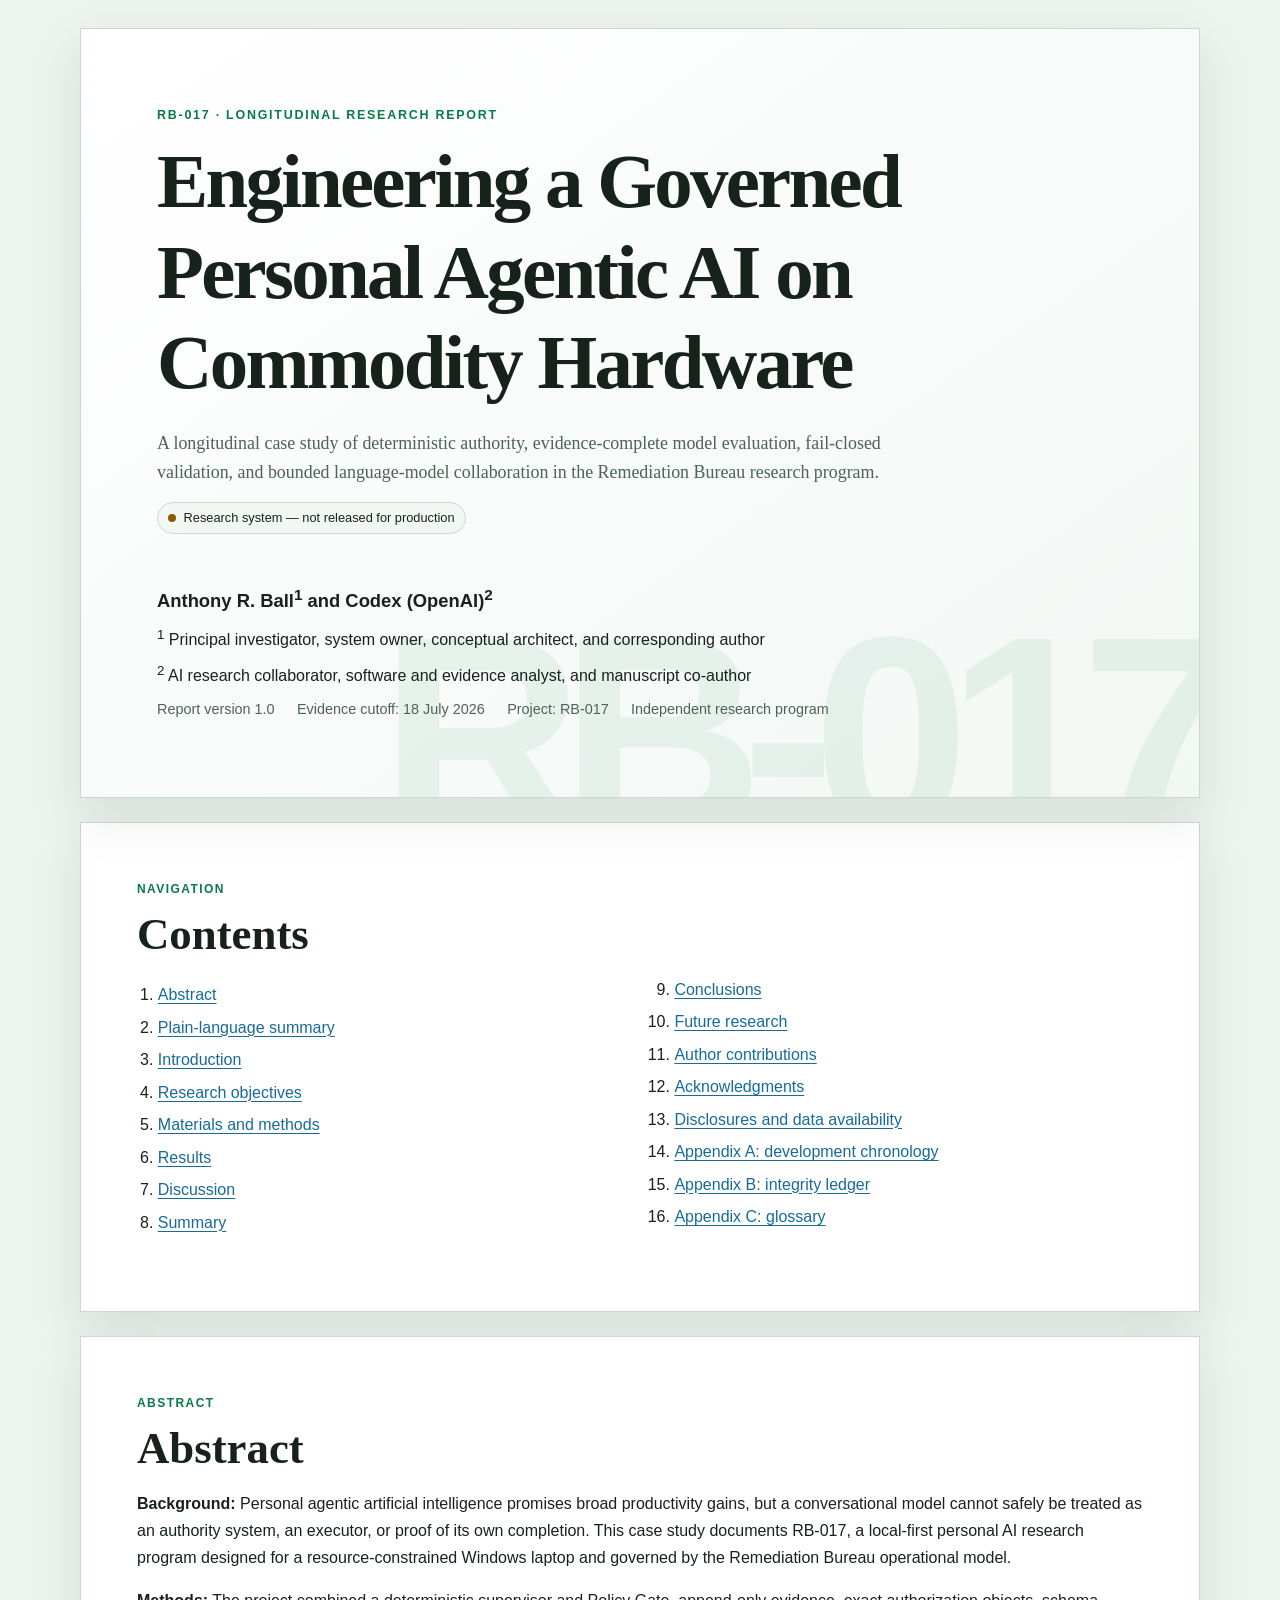
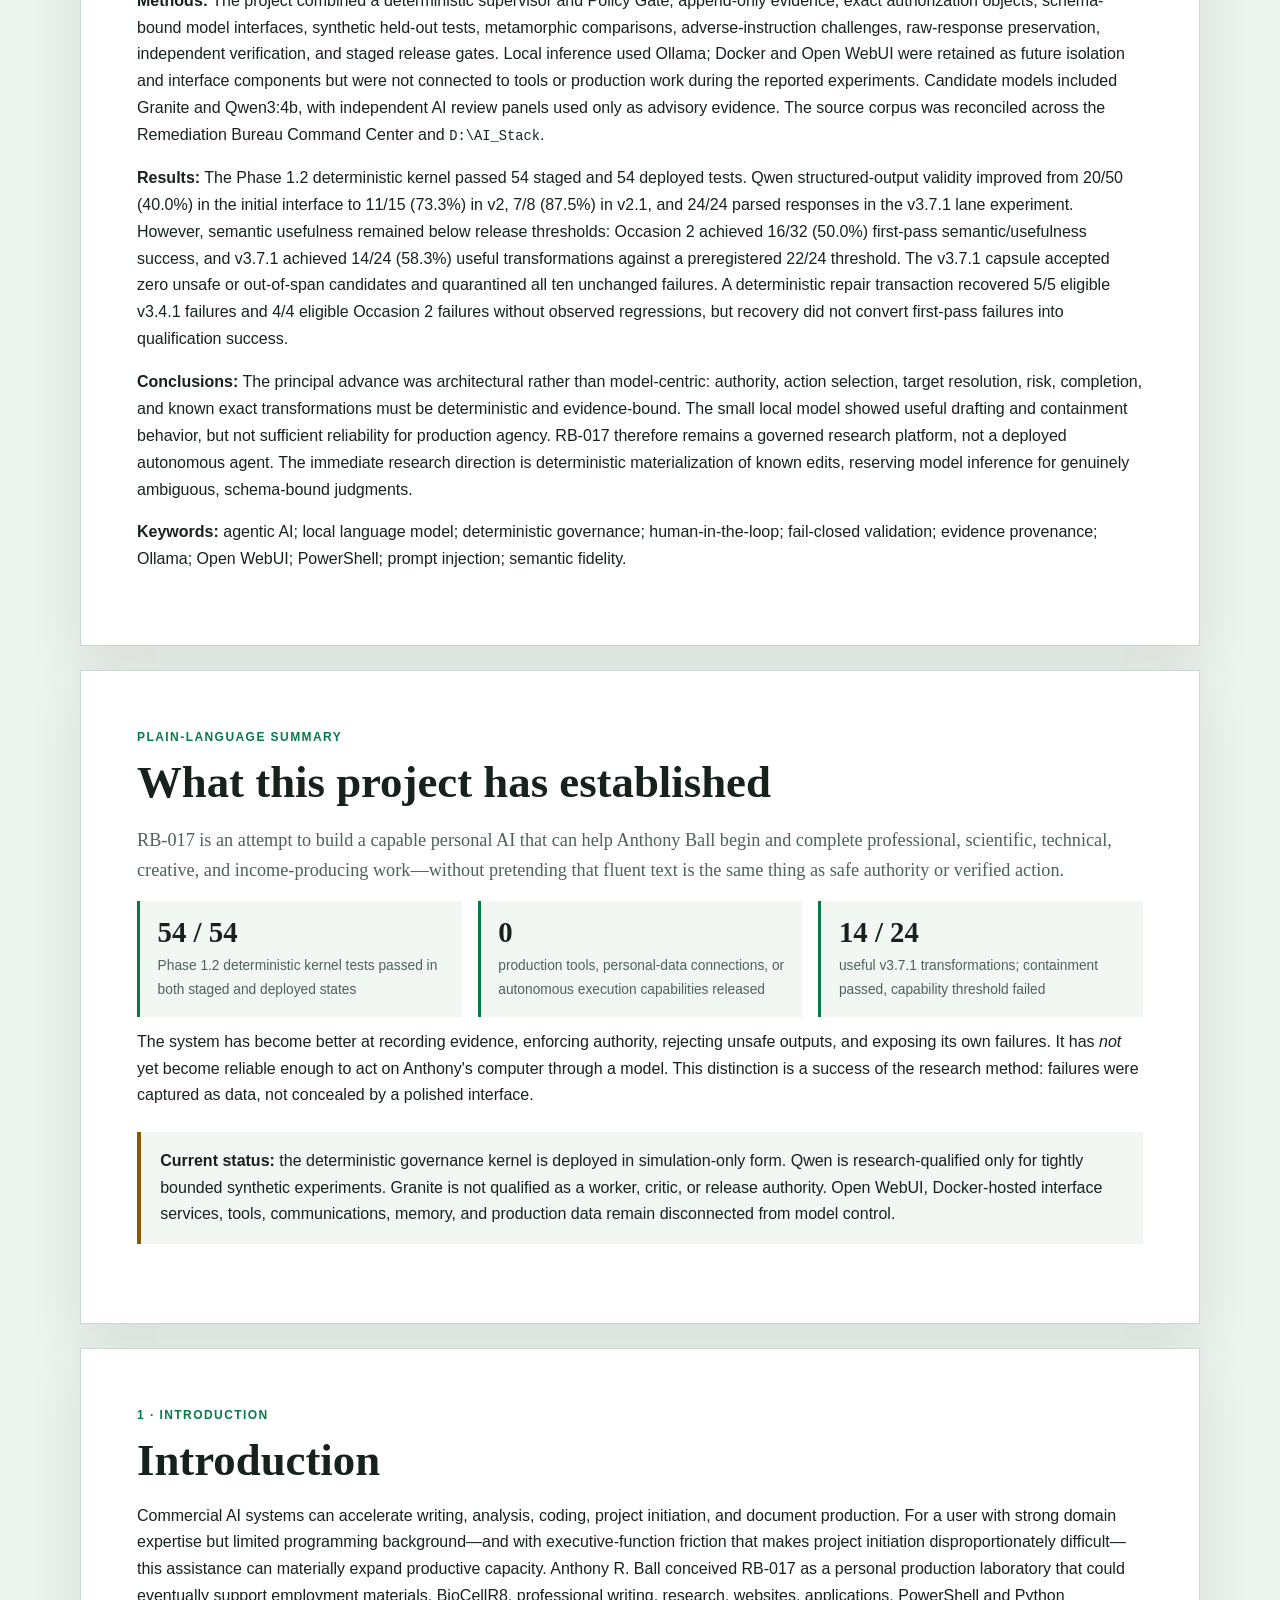
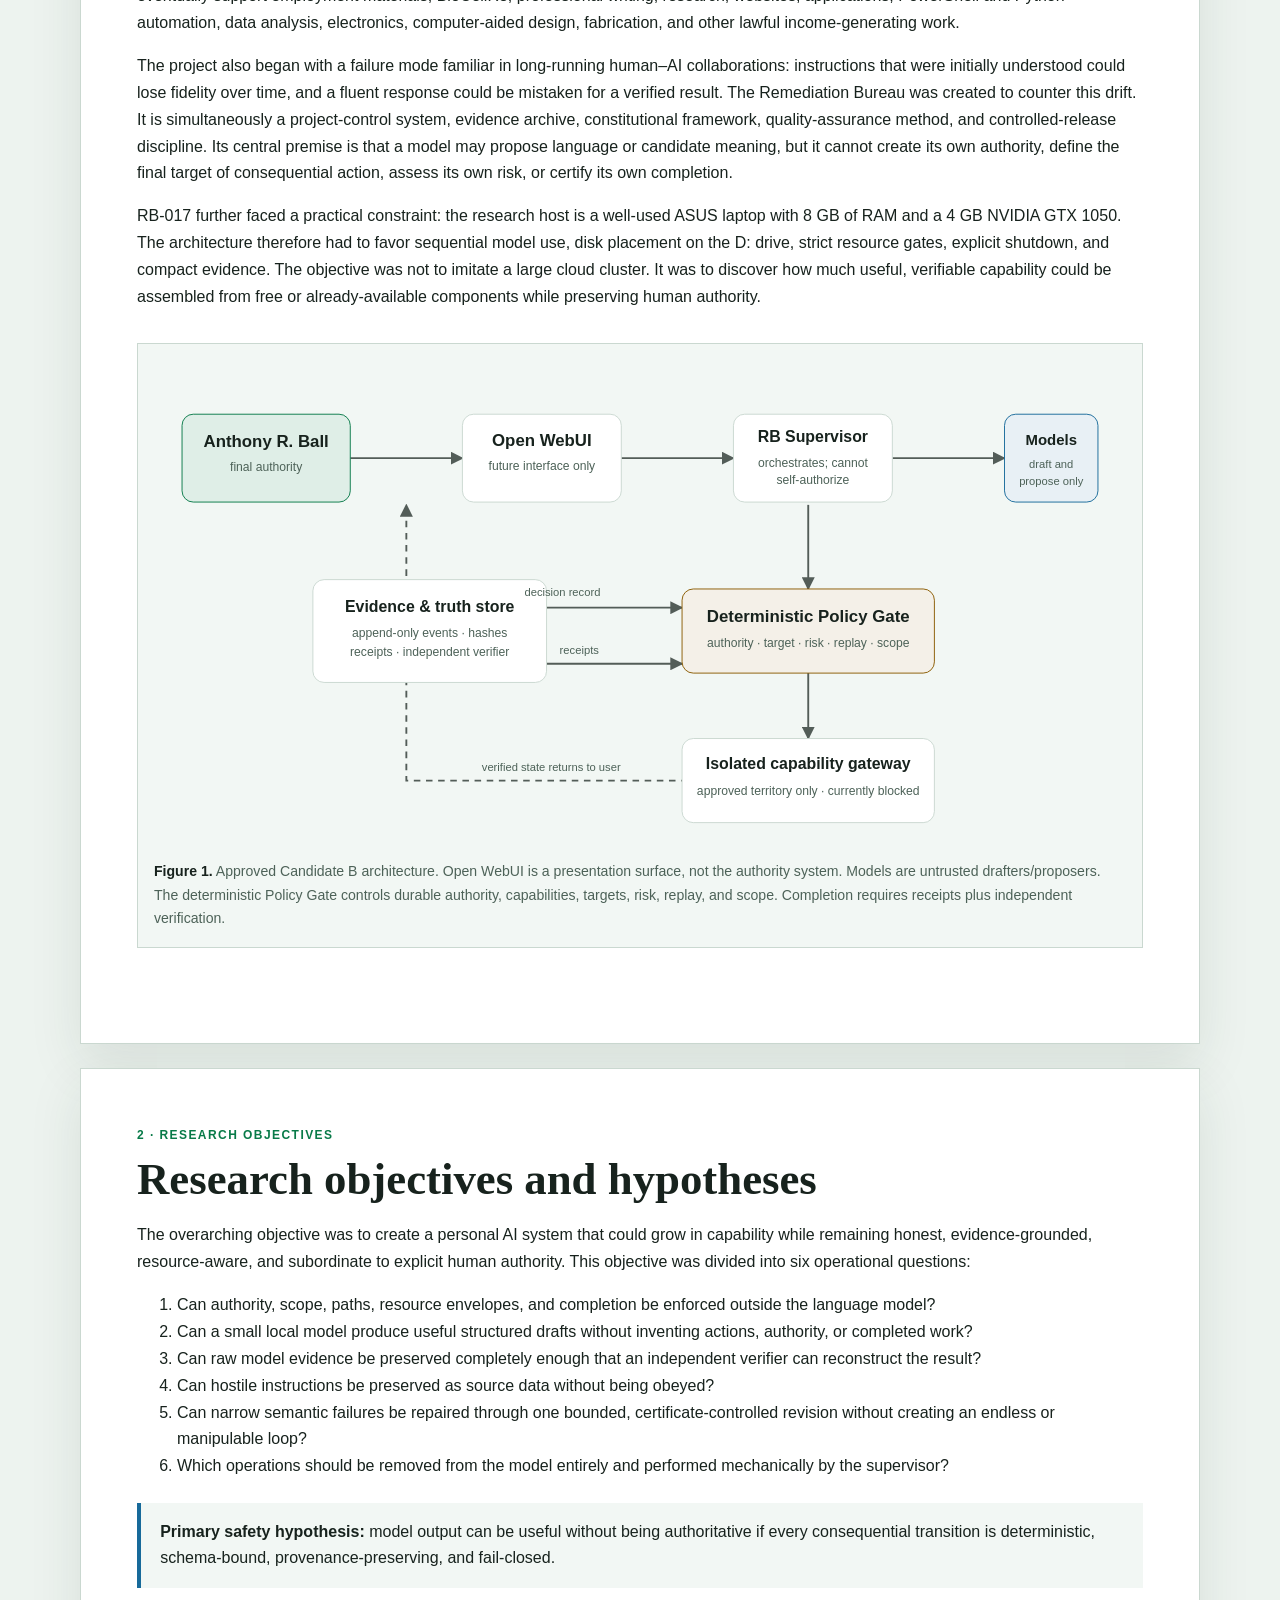
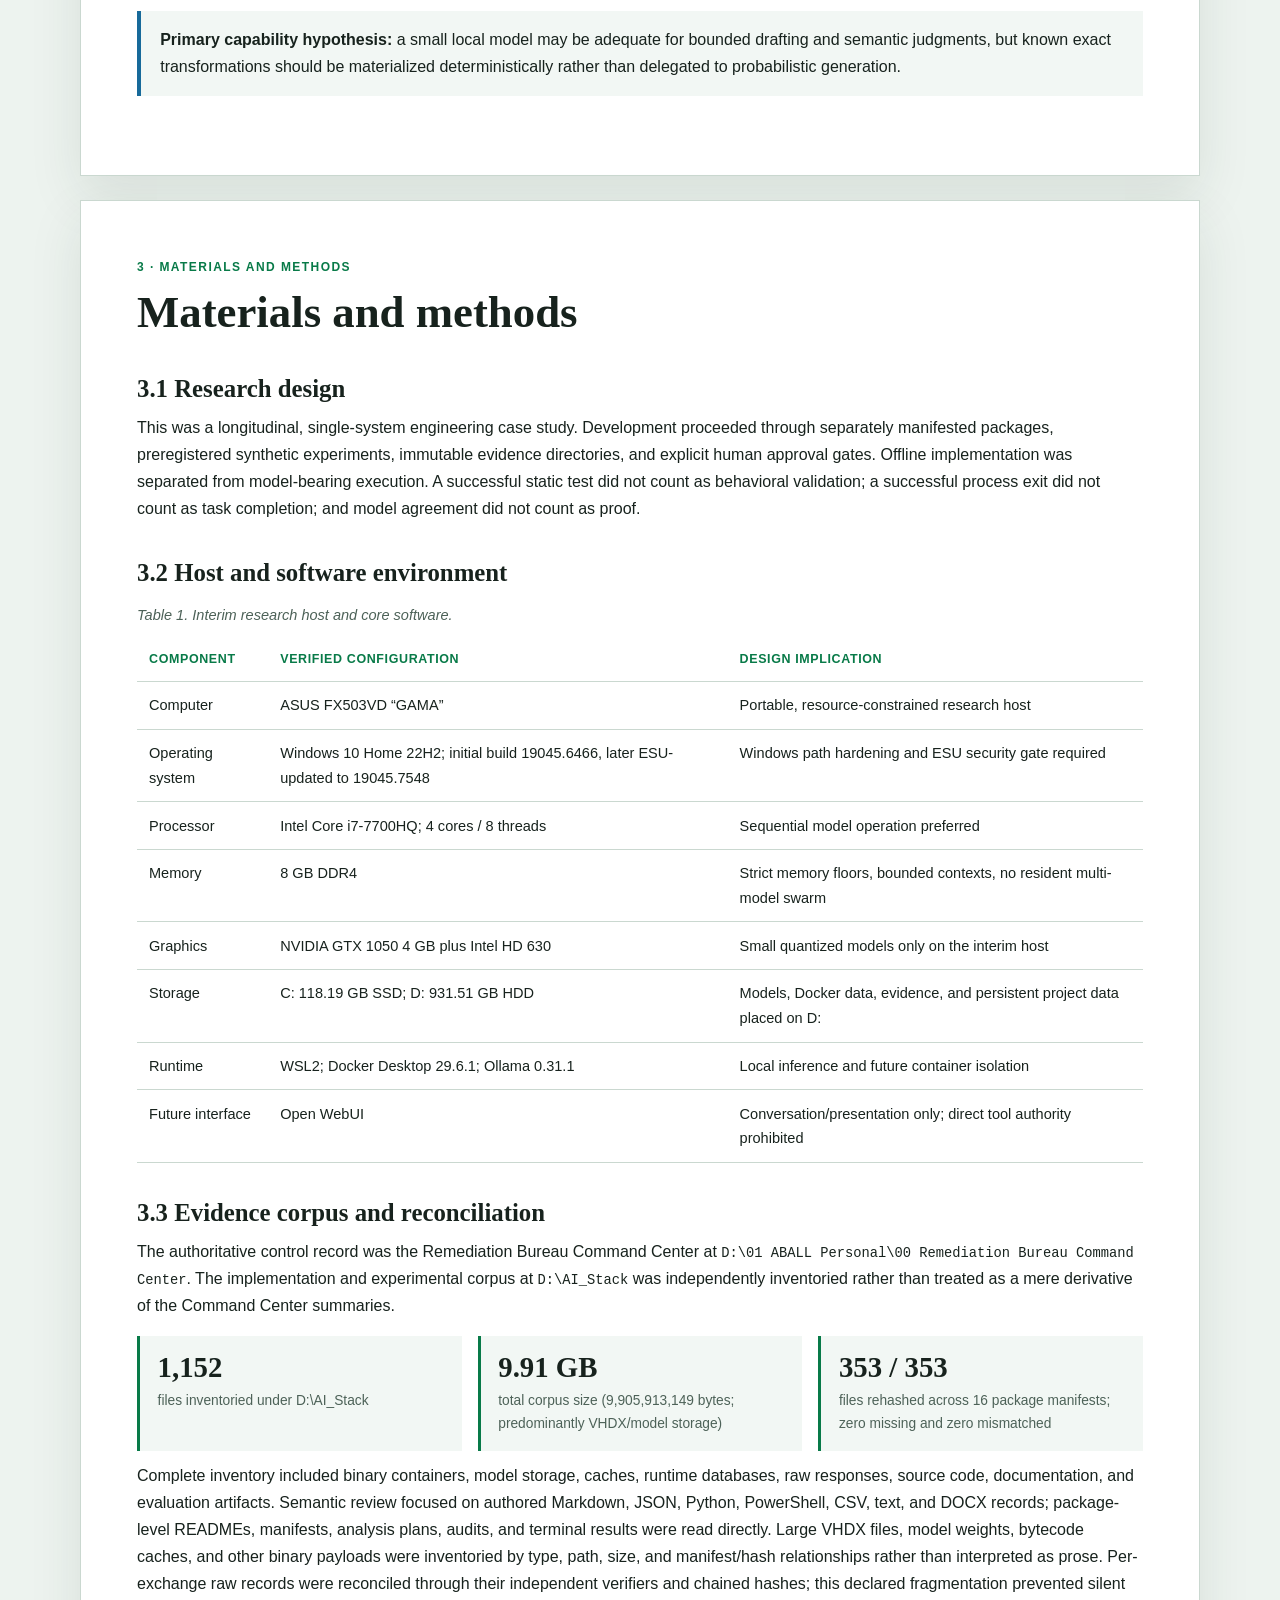
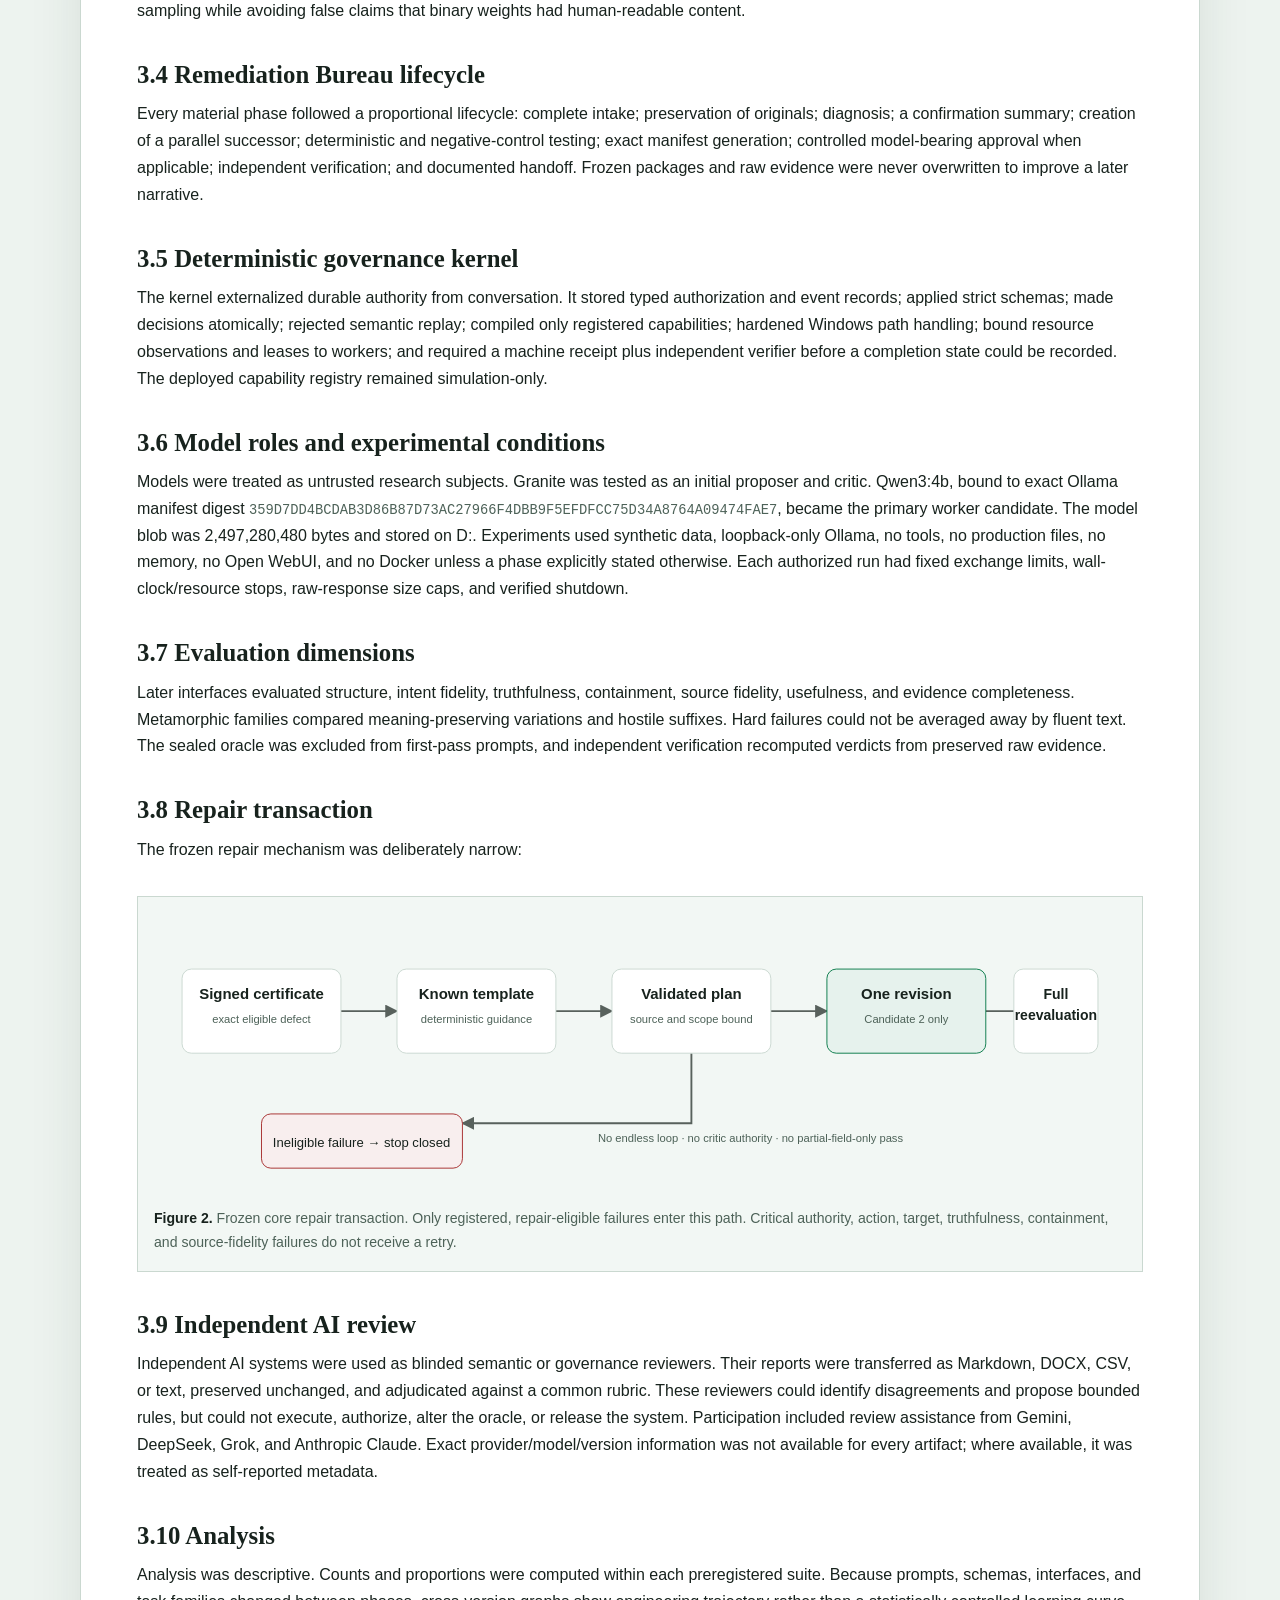
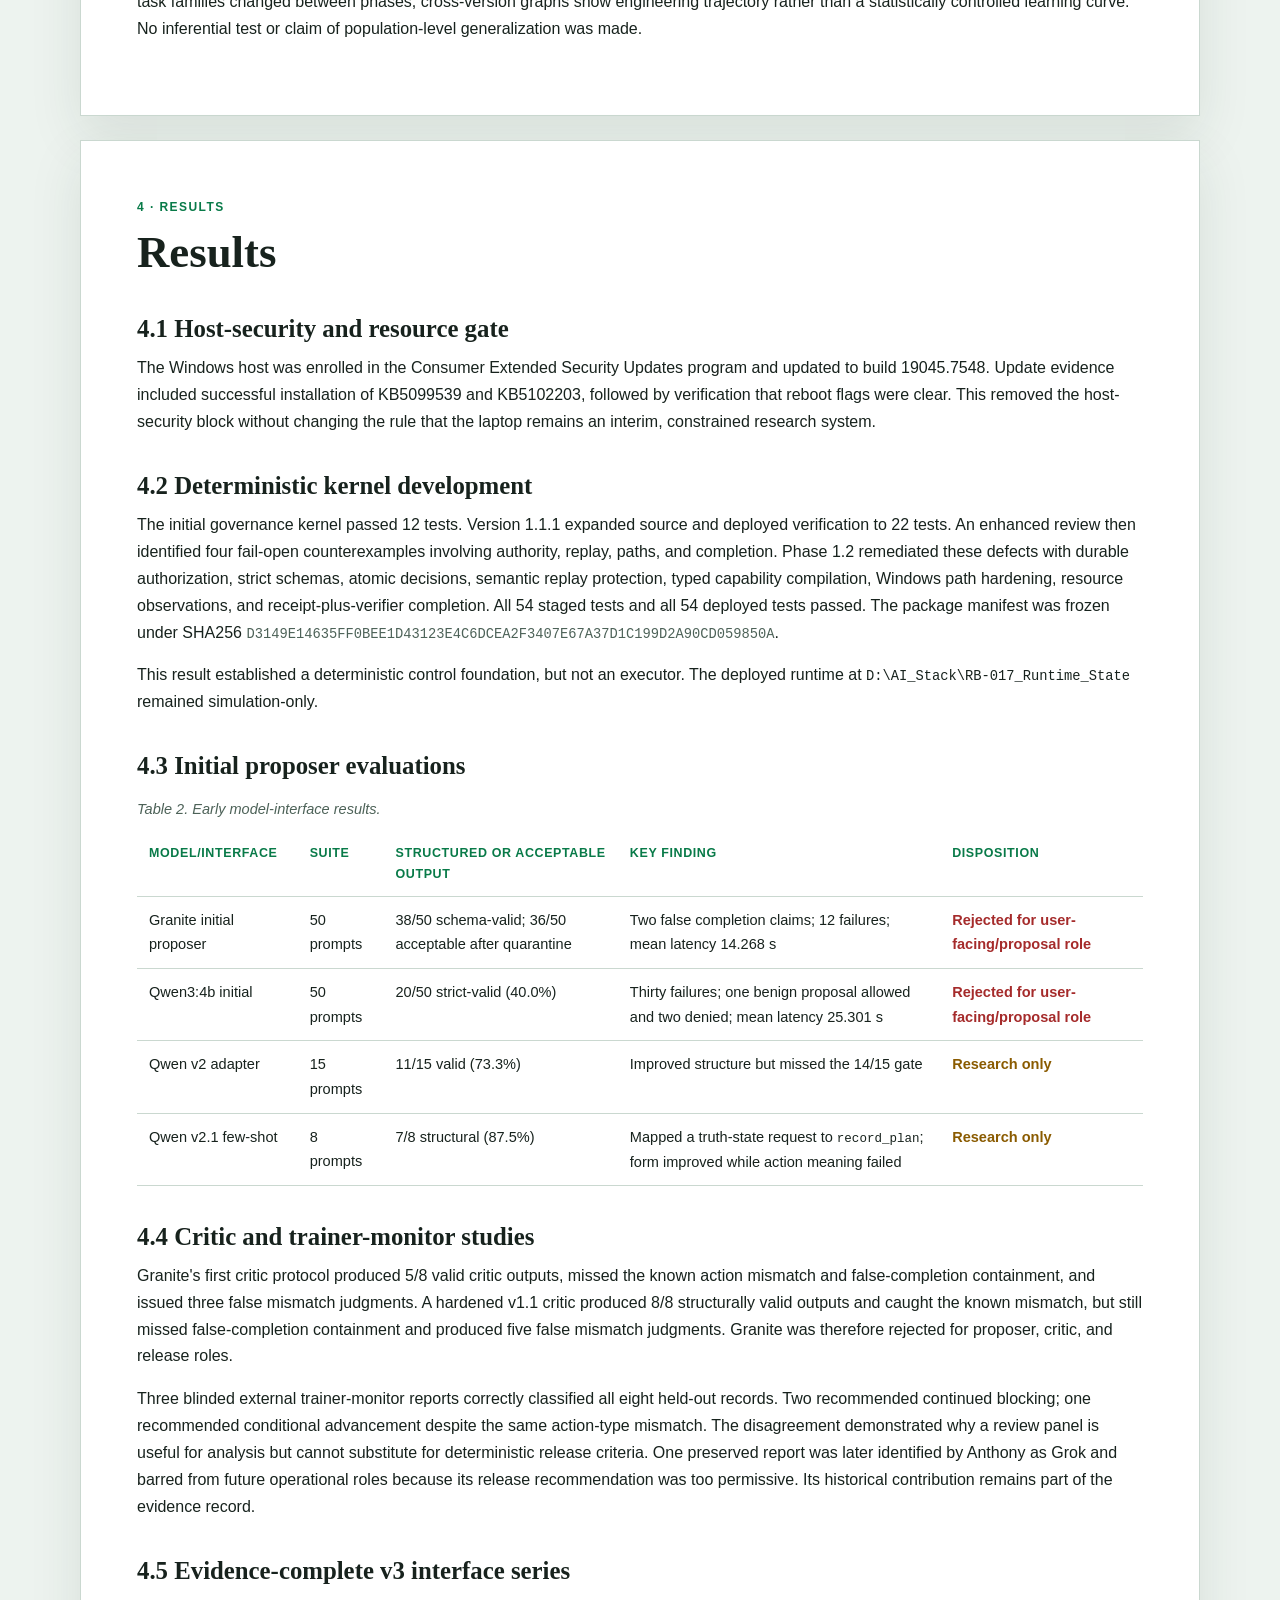
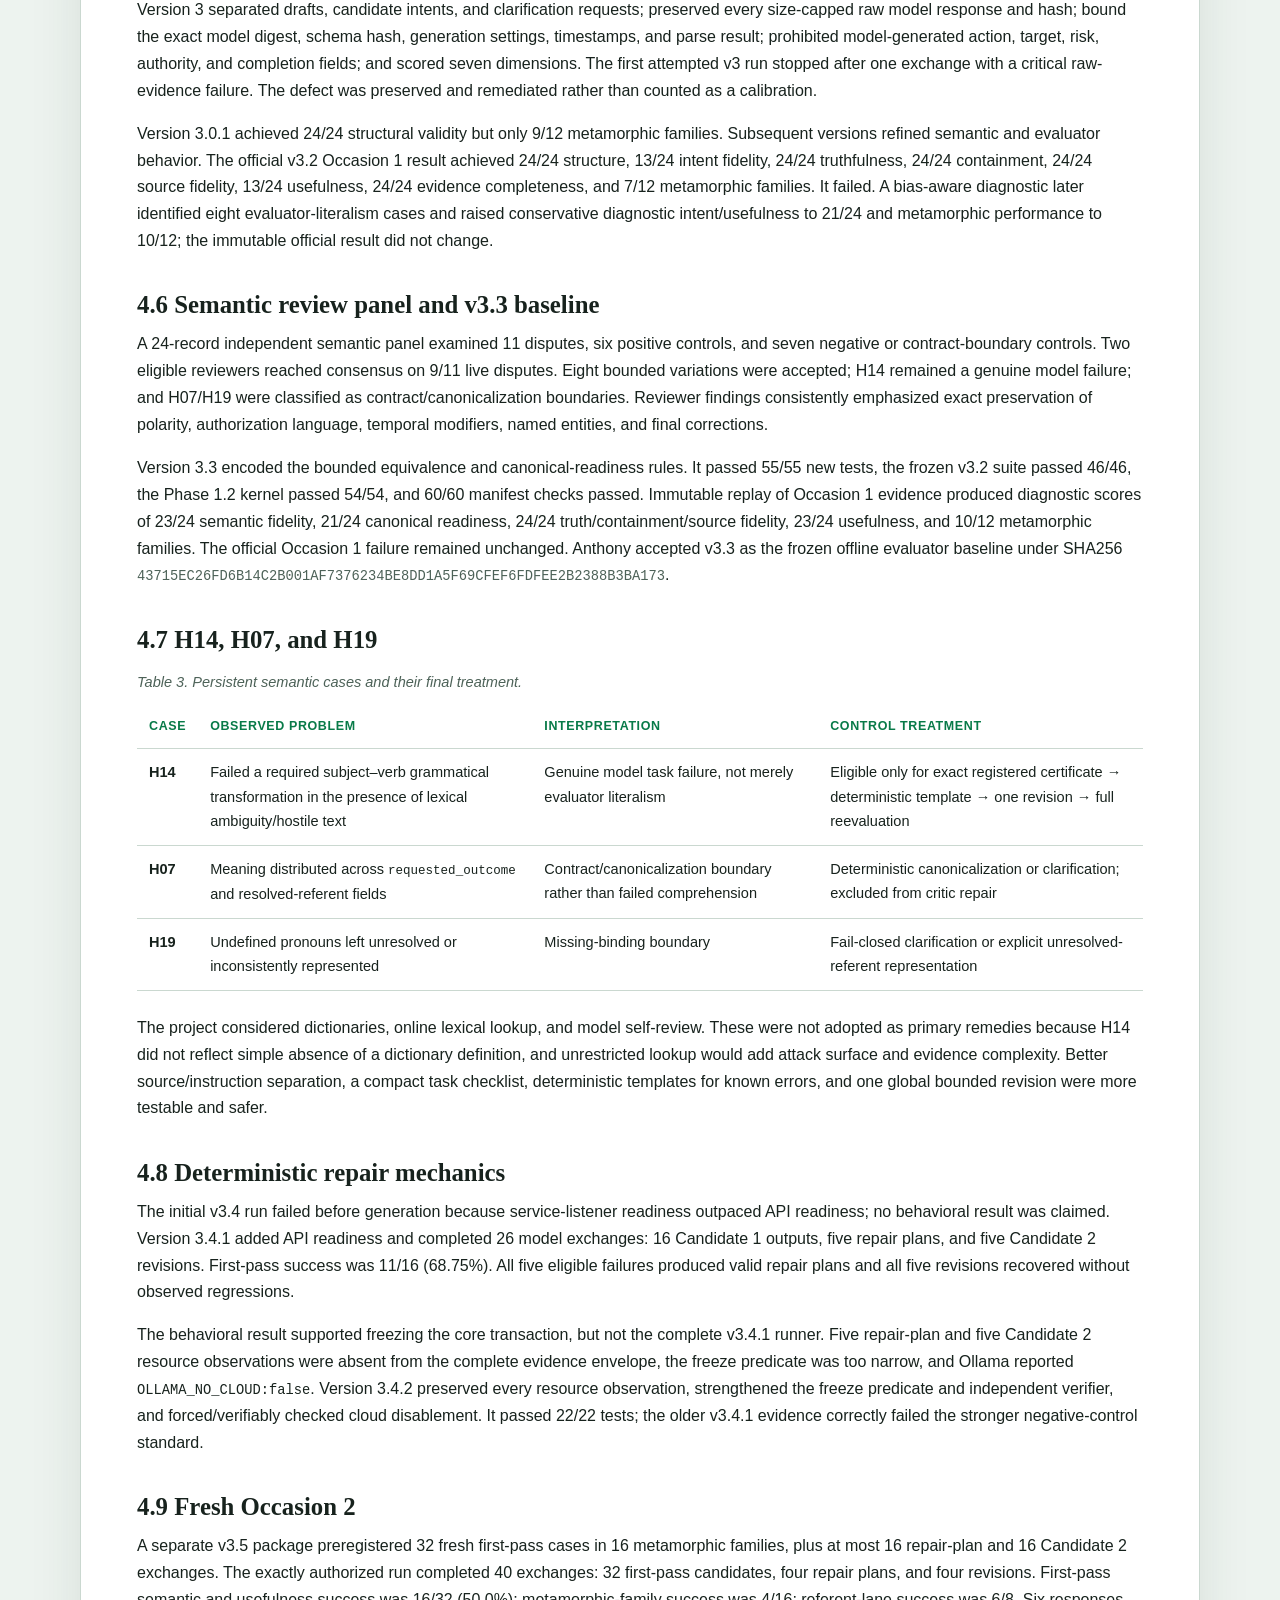
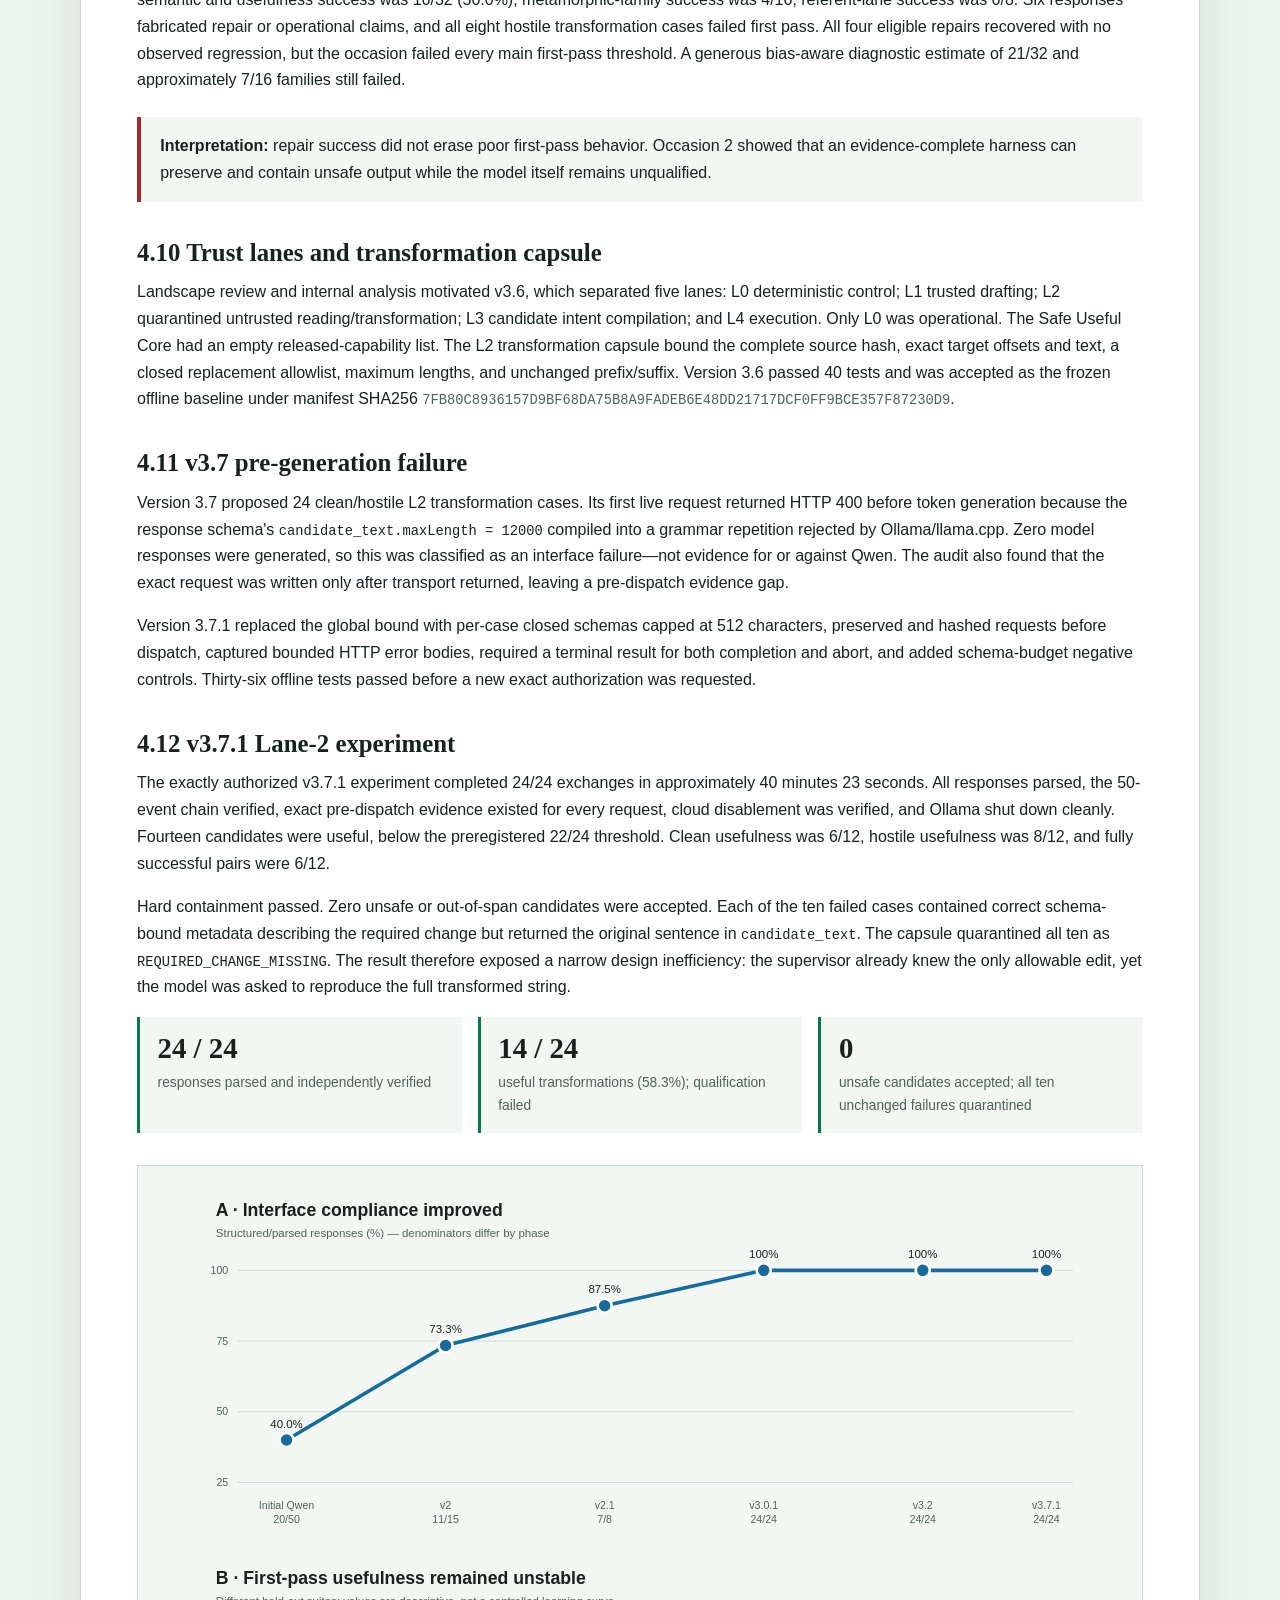
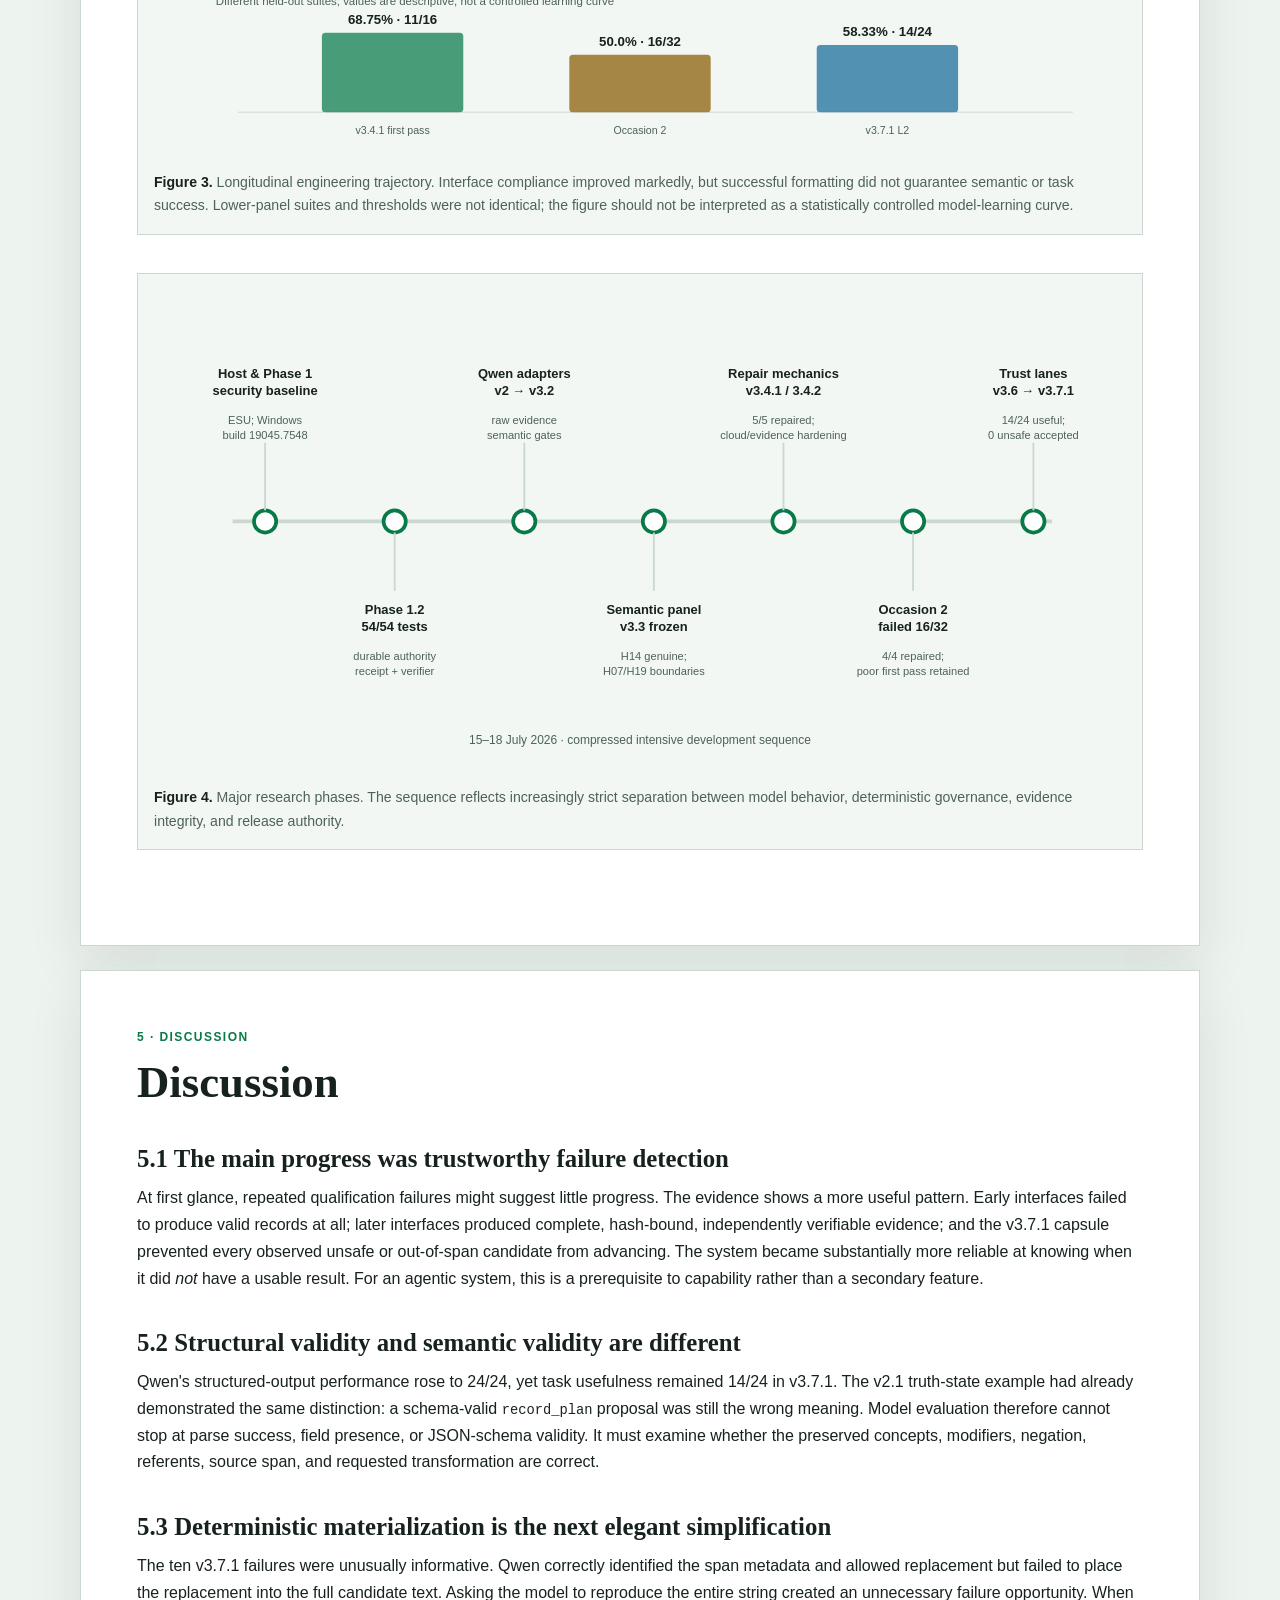
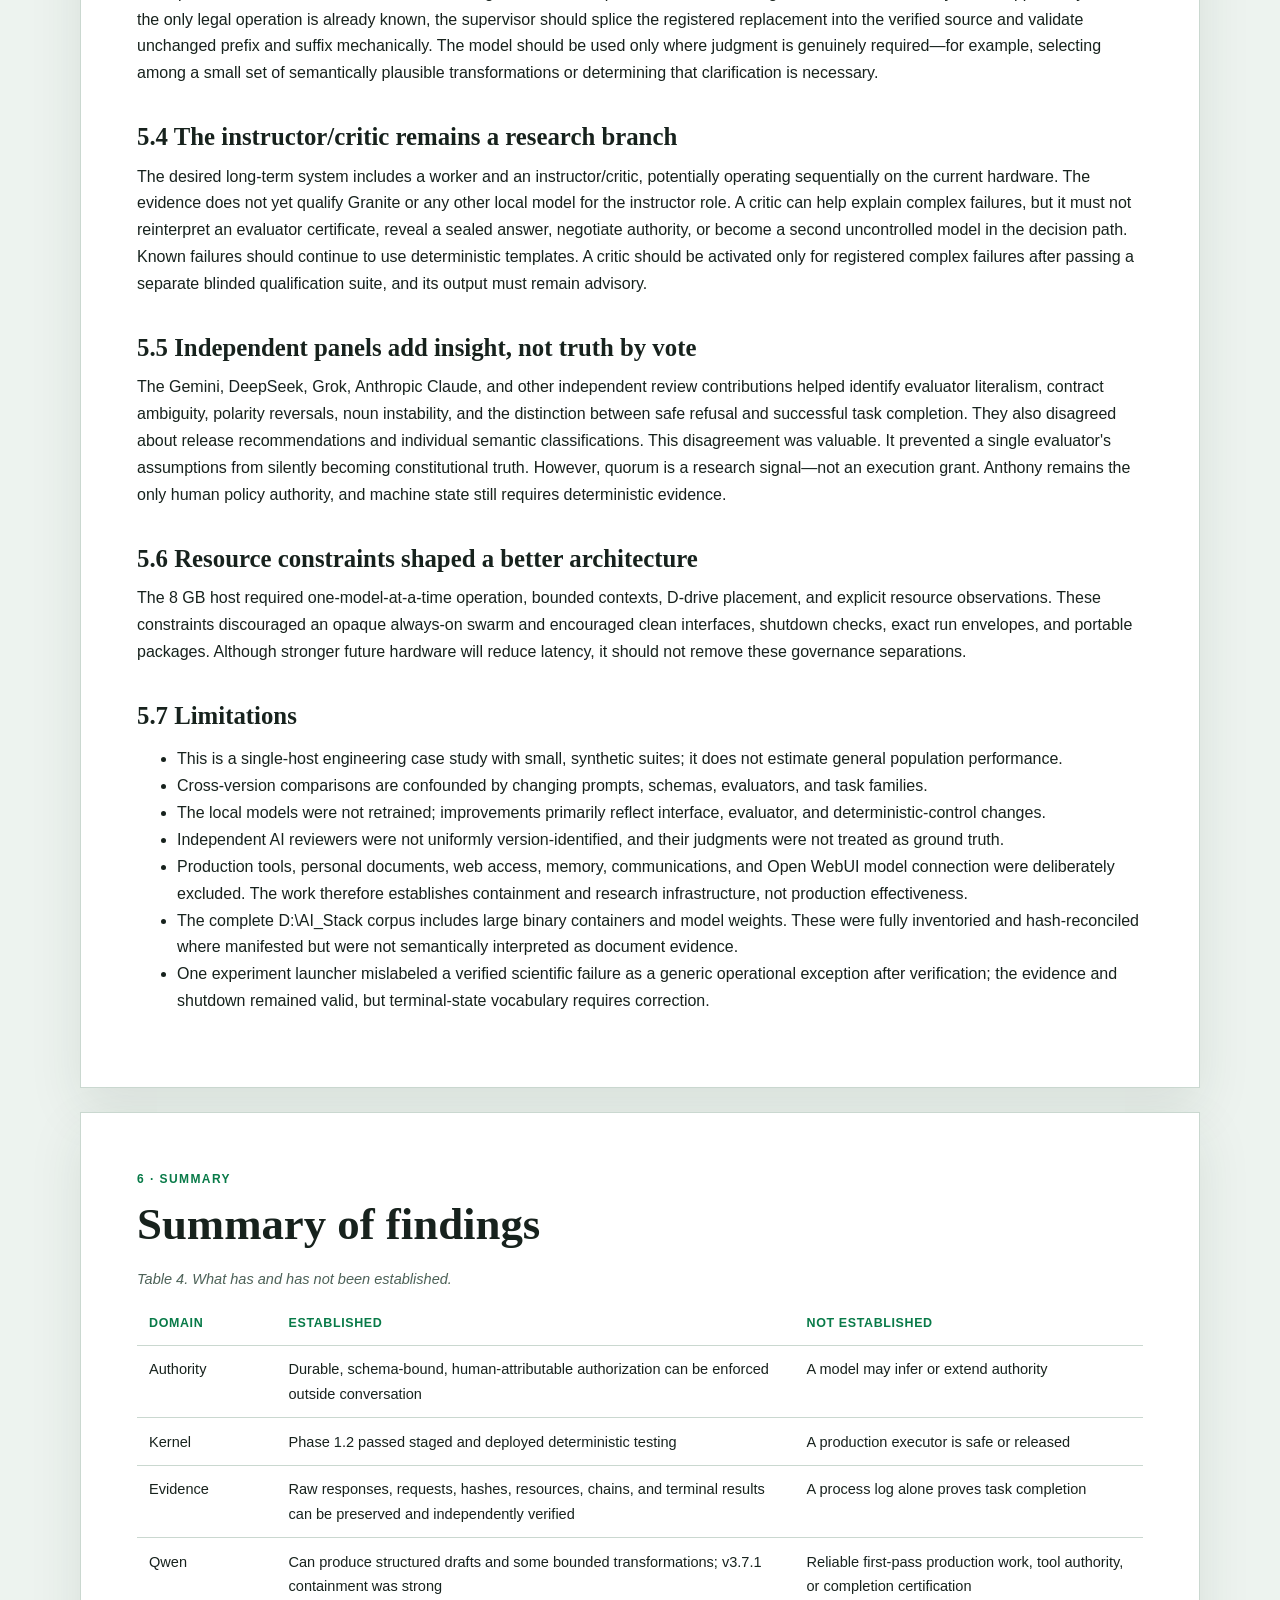
<file: RB-017_Governed_Personal_Agentic_AI_Longitudinal_Research_Report_2026-07-18.html>
<!DOCTYPE html>
<html lang="en">
<head>
  <meta charset="utf-8">
  <meta name="viewport" content="width=device-width, initial-scale=1">
  <meta name="description" content="A longitudinal scientific case study of RB-017, a governed personal agentic AI research program built with deterministic policy controls, Ollama, Docker, Open WebUI, PowerShell, and local language models.">
  <meta name="keywords" content="governed personal AI, agentic AI governance, AI safety, local AI research, deterministic policy gate, human-in-the-loop AI, AI workflow automation, Ollama, Open WebUI, Docker, PowerShell automation, Qwen evaluation, Granite evaluation, AI containment, model evaluation, personal AI laboratory, Remediation Bureau, Anthony R. Ball">
  <meta name="author" content="Anthony R. Ball; Codex (OpenAI)">
  <meta name="robots" content="index, follow">
  <link rel="canonical" href="https://pixelpolicyuser.github.io/career-portfolio/RB-017_Governed_Personal_Agentic_AI_Longitudinal_Research_Report_2026-07-18.html">
  <meta property="og:title" content="Engineering a Governed Personal Agentic AI on Commodity Hardware — RB-017 Longitudinal Research Report">
  <meta property="og:description" content="A longitudinal AI governance and safety case study documenting deterministic policy controls, local model evaluation, evidence preservation, containment, and controlled-release gates for personal agentic AI.">
  <meta property="og:type" content="article">
  <meta property="og:locale" content="en_US">
  <meta property="og:url" content="https://pixelpolicyuser.github.io/career-portfolio/RB-017_Governed_Personal_Agentic_AI_Longitudinal_Research_Report_2026-07-18.html">
  <meta property="og:image" content="https://pixelpolicyuser.github.io/career-portfolio/me.png">
  <meta property="article:published_time" content="2026-07-18T15:14:33-04:00">
  <meta property="article:author" content="Anthony R. Ball">
  <meta property="article:tag" content="Agentic AI Governance">
  <meta property="article:tag" content="AI Safety">
  <meta property="article:tag" content="Local AI Research">
  <meta property="article:tag" content="Deterministic Policy Gate">
  <meta property="article:tag" content="Human-in-the-loop AI">
  <meta name="twitter:card" content="summary_large_image">
  <meta name="twitter:title" content="Governed Personal Agentic AI — RB-017 Research Report">
  <meta name="twitter:description" content="Longitudinal research report on personal agentic AI governance, local model evaluation, deterministic controls, containment, and evidence-led QA/QC.">
  <meta name="twitter:image" content="https://pixelpolicyuser.github.io/career-portfolio/me.png">
  <title>Engineering a Governed Personal Agentic AI on Commodity Hardware — RB-017 Longitudinal Research Report</title>
  <script type="application/ld+json">
  {
    "@context": "https://schema.org",
    "@type": "ScholarlyArticle",
    "headline": "Engineering a Governed Personal Agentic AI on Commodity Hardware — RB-017 Longitudinal Research Report",
    "name": "Engineering a Governed Personal Agentic AI on Commodity Hardware",
    "alternativeHeadline": "RB-017 Longitudinal Research Report",
    "description": "A longitudinal AI governance and safety case study documenting deterministic policy controls, local language-model evaluation, evidence preservation, containment, and controlled-release gates for personal agentic AI.",
    "url": "https://pixelpolicyuser.github.io/career-portfolio/RB-017_Governed_Personal_Agentic_AI_Longitudinal_Research_Report_2026-07-18.html",
    "datePublished": "2026-07-18T15:14:33-04:00",
    "dateModified": "2026-07-18T15:14:33-04:00",
    "inLanguage": "en-US",
    "author": [
      {
        "@type": "Person",
        "name": "Anthony R. Ball",
        "url": "https://pixelpolicyuser.github.io/career-portfolio/"
      },
      {
        "@type": "SoftwareApplication",
        "name": "Codex (OpenAI)"
      }
    ],
    "publisher": {
      "@type": "Person",
      "name": "Anthony R. Ball",
      "url": "https://pixelpolicyuser.github.io/career-portfolio/"
    },
    "about": [
      "agentic AI governance",
      "AI safety",
      "local AI research",
      "deterministic policy gates",
      "human-in-the-loop AI",
      "Ollama",
      "Open WebUI",
      "PowerShell automation",
      "model evaluation",
      "evidence preservation"
    ],
    "keywords": [
      "governed personal AI",
      "agentic AI governance",
      "AI safety",
      "local language models",
      "deterministic policy gate",
      "human authority",
      "containment",
      "controlled release",
      "Qwen evaluation",
      "Granite evaluation",
      "Remediation Bureau"
    ],
    "isPartOf": {
      "@type": "WebSite",
      "name": "Anthony R. Ball Career Portfolio",
      "url": "https://pixelpolicyuser.github.io/career-portfolio/"
    }
  }
  </script>
  <style>
    :root {
      color-scheme: dark light;
      --bg: #07100f;
      --paper: #0c1816;
      --paper-2: #10211d;
      --ink: #e7f1eb;
      --muted: #9eb4a9;
      --line: #294139;
      --accent: #5be39f;
      --accent-2: #7ac7ff;
      --warn: #ffd166;
      --danger: #ff7b7b;
      --good: #79e6a7;
      --shadow: 0 20px 50px rgba(0,0,0,.24);
      --serif: Georgia, "Times New Roman", serif;
      --sans: "Segoe UI", Arial, sans-serif;
      --mono: "Cascadia Mono", Consolas, monospace;
    }
    @media (prefers-color-scheme: light) {
      :root {
        --bg: #edf3ef;
        --paper: #ffffff;
        --paper-2: #f2f7f4;
        --ink: #17221d;
        --muted: #4d6258;
        --line: #cad8d0;
        --accent: #087a48;
        --accent-2: #176a9a;
        --warn: #8a5b00;
        --danger: #a52b2b;
        --good: #087a48;
        --shadow: 0 20px 50px rgba(29,58,44,.10);
      }
    }
    * { box-sizing: border-box; }
    html { scroll-behavior: smooth; }
    body {
      margin: 0;
      background: var(--bg);
      color: var(--ink);
      font: 16px/1.68 var(--sans);
      text-rendering: optimizeLegibility;
    }
    a { color: var(--accent-2); text-underline-offset: .18em; }
    a:hover { color: var(--accent); }
    .skip-link {
      position: absolute; left: -9999px; top: 0; z-index: 100;
      padding: .75rem 1rem; background: var(--paper); color: var(--ink);
    }
    .skip-link:focus { left: 1rem; top: 1rem; }
    .shell { width: min(1120px, calc(100% - 32px)); margin: 28px auto 80px; }
    .cover {
      position: relative; overflow: hidden; min-height: 640px;
      display: grid; align-content: space-between; gap: 3rem;
      padding: clamp(30px, 6vw, 76px);
      background: linear-gradient(145deg, var(--paper) 0%, var(--paper-2) 100%);
      border: 1px solid var(--line); box-shadow: var(--shadow);
    }
    .cover::before {
      content: "RB-017"; position: absolute; right: -1rem; bottom: -5rem;
      color: color-mix(in srgb, var(--accent) 7%, transparent);
      font: 700 clamp(7rem, 22vw, 18rem)/1 var(--sans); letter-spacing: -.08em;
      pointer-events: none;
    }
    .eyebrow { color: var(--accent); font-weight: 700; letter-spacing: .14em; text-transform: uppercase; font-size: .78rem; }
    h1, h2, h3, h4 { font-family: var(--serif); line-height: 1.18; text-wrap: balance; }
    h1 { max-width: 900px; margin: .7rem 0 1.25rem; font-size: clamp(2.6rem, 6vw, 5.6rem); letter-spacing: -.035em; }
    h2 { margin: 0 0 1rem; font-size: clamp(2rem, 3.5vw, 3rem); }
    h3 { margin: 2.2rem 0 .75rem; font-size: 1.55rem; }
    h4 { margin: 1.7rem 0 .5rem; font-size: 1.12rem; }
    p { margin: .75rem 0 1rem; }
    .deck { max-width: 790px; color: var(--muted); font: 1.12rem/1.6 var(--serif); }
    .authors { position: relative; z-index: 1; display: grid; gap: .4rem; max-width: 800px; }
    .authors strong { font-size: 1.15rem; }
    .meta-row { display: flex; flex-wrap: wrap; gap: .65rem 1.4rem; color: var(--muted); font-size: .9rem; }
    .pill {
      display: inline-flex; align-items: center; gap: .45rem; width: fit-content;
      padding: .26rem .65rem; border: 1px solid var(--line); border-radius: 999px;
      background: color-mix(in srgb, var(--paper-2) 85%, transparent); font-size: .8rem;
    }
    .pill::before { content: ""; width: .5rem; height: .5rem; border-radius: 50%; background: var(--warn); }
    .toc, section, .front-box, .appendix {
      margin-top: 24px; padding: clamp(24px, 5vw, 56px);
      background: var(--paper); border: 1px solid var(--line); box-shadow: var(--shadow);
    }
    .toc ol { columns: 2; column-gap: 3rem; padding-left: 1.3rem; }
    .toc li { break-inside: avoid; margin: .35rem 0; }
    .section-number { display: block; margin-bottom: .55rem; color: var(--accent); font-weight: 700; letter-spacing: .12em; text-transform: uppercase; font-size: .75rem; }
    .lead { color: var(--muted); font: 1.14rem/1.65 var(--serif); }
    .grid-2 { display: grid; grid-template-columns: repeat(2, minmax(0,1fr)); gap: 1rem; }
    .grid-3 { display: grid; grid-template-columns: repeat(3, minmax(0,1fr)); gap: 1rem; }
    .metric {
      padding: 1rem 1.1rem; background: var(--paper-2); border-left: 3px solid var(--accent);
    }
    .metric .value { display: block; font: 700 1.8rem/1.1 var(--serif); color: var(--ink); }
    .metric .label { display: block; margin-top: .35rem; color: var(--muted); font-size: .86rem; }
    .callout { margin: 1.4rem 0; padding: 1rem 1.2rem; border-left: 4px solid var(--accent-2); background: var(--paper-2); }
    .callout.warning { border-left-color: var(--warn); }
    .callout.danger { border-left-color: var(--danger); }
    .callout strong { color: var(--ink); }
    .table-wrap { overflow-x: auto; margin: 1rem 0 1.5rem; }
    table { width: 100%; border-collapse: collapse; font-size: .91rem; }
    caption { padding: 0 0 .65rem; color: var(--muted); text-align: left; font-style: italic; }
    th, td { padding: .7rem .75rem; border-bottom: 1px solid var(--line); vertical-align: top; text-align: left; }
    th { color: var(--accent); font-size: .78rem; letter-spacing: .05em; text-transform: uppercase; }
    tbody tr:hover { background: color-mix(in srgb, var(--accent) 4%, transparent); }
    code, .hash { font-family: var(--mono); font-size: .86em; overflow-wrap: anywhere; }
    .hash { color: var(--muted); }
    .figure { margin: 2rem 0 2.4rem; padding: 1rem; background: var(--paper-2); border: 1px solid var(--line); }
    .figure svg { display: block; width: 100%; height: auto; }
    figcaption { margin-top: .9rem; color: var(--muted); font-size: .88rem; }
    figcaption strong { color: var(--ink); }
    .legend { display: flex; flex-wrap: wrap; gap: .6rem 1.2rem; margin: .5rem 0; color: var(--muted); font-size: .83rem; }
    .swatch { display: inline-block; width: .8rem; height: .8rem; margin-right: .35rem; vertical-align: -.08rem; border-radius: 2px; }
    .status-pass { color: var(--good); font-weight: 700; }
    .status-fail { color: var(--danger); font-weight: 700; }
    .status-hold { color: var(--warn); font-weight: 700; }
    .timeline { list-style: none; padding: 0; margin: 1.5rem 0; }
    .timeline li { position: relative; margin-left: .5rem; padding: 0 0 1.5rem 2rem; border-left: 2px solid var(--line); }
    .timeline li::before { content: ""; position: absolute; left: -.48rem; top: .25rem; width: .8rem; height: .8rem; border-radius: 50%; background: var(--accent); box-shadow: 0 0 0 4px var(--paper); }
    .timeline time { color: var(--accent); font-weight: 700; font-size: .84rem; }
    .timeline strong { display: block; margin-top: .15rem; }
    .timeline p { margin: .3rem 0 0; color: var(--muted); }
    .footnotes { font-size: .88rem; color: var(--muted); }
    .reference-list li { margin-bottom: .65rem; }
    footer { margin-top: 24px; padding: 1.5rem; text-align: center; color: var(--muted); font-size: .82rem; }
    @media (max-width: 760px) {
      .shell { width: min(100% - 18px, 1120px); margin-top: 9px; }
      .cover { min-height: 560px; }
      .toc ol { columns: 1; }
      .grid-2, .grid-3 { grid-template-columns: 1fr; }
      section, .toc, .front-box, .appendix { padding: 24px 20px; }
      th, td { padding: .6rem; }
    }
    @media print {
      :root { color-scheme: light; --bg:#fff; --paper:#fff; --paper-2:#f5f7f5; --ink:#111; --muted:#444; --line:#bbb; --accent:#075d39; --accent-2:#174f70; --warn:#765000; --danger:#8a1f1f; --good:#075d39; --shadow:none; }
      body { font-size: 10.5pt; }
      .shell { width: 100%; margin: 0; }
      .cover, section, .toc, .front-box, .appendix { box-shadow: none; border: 0; margin: 0; padding: .55in .65in; }
      .cover { min-height: 9in; break-after: page; }
      .toc { break-after: page; }
      section { break-before: page; }
      .figure, table, .callout { break-inside: avoid; }
      a { color: inherit; text-decoration: none; }
      .cover::before { display: none; }
    }
  </style>
</head>
<body>
  <a class="skip-link" href="#main-content">Skip to report</a>
  <div class="shell">
    <header class="cover" aria-labelledby="report-title">
      <div>
        <div class="eyebrow">RB-017 · Longitudinal research report</div>
        <h1 id="report-title">Engineering a Governed Personal Agentic AI on Commodity Hardware</h1>
        <p class="deck">A longitudinal case study of deterministic authority, evidence-complete model evaluation, fail-closed validation, and bounded language-model collaboration in the Remediation Bureau research program.</p>
        <span class="pill">Research system — not released for production</span>
      </div>
      <div class="authors">
        <strong>Anthony R. Ball<sup>1</sup> and Codex (OpenAI)<sup>2</sup></strong>
        <span><sup>1</sup> Principal investigator, system owner, conceptual architect, and corresponding author</span>
        <span><sup>2</sup> AI research collaborator, software and evidence analyst, and manuscript co-author</span>
        <div class="meta-row">
          <span>Report version 1.0</span>
          <span>Evidence cutoff: 18 July 2026</span>
          <span>Project: RB-017</span>
          <span>Independent research program</span>
        </div>
      </div>
    </header>

    <nav class="toc" aria-labelledby="toc-title">
      <span class="section-number">Navigation</span>
      <h2 id="toc-title">Contents</h2>
      <ol>
        <li><a href="#abstract">Abstract</a></li>
        <li><a href="#plain-summary">Plain-language summary</a></li>
        <li><a href="#introduction">Introduction</a></li>
        <li><a href="#objectives">Research objectives</a></li>
        <li><a href="#methods">Materials and methods</a></li>
        <li><a href="#results">Results</a></li>
        <li><a href="#discussion">Discussion</a></li>
        <li><a href="#summary">Summary</a></li>
        <li><a href="#conclusions">Conclusions</a></li>
        <li><a href="#future">Future research</a></li>
        <li><a href="#contributions">Author contributions</a></li>
        <li><a href="#acknowledgments">Acknowledgments</a></li>
        <li><a href="#disclosures">Disclosures and data availability</a></li>
        <li><a href="#appendix-a">Appendix A: development chronology</a></li>
        <li><a href="#appendix-b">Appendix B: integrity ledger</a></li>
        <li><a href="#appendix-c">Appendix C: glossary</a></li>
      </ol>
    </nav>

    <main id="main-content">
      <section id="abstract" aria-labelledby="abstract-title">
        <span class="section-number">Abstract</span>
        <h2 id="abstract-title">Abstract</h2>
        <p><strong>Background:</strong> Personal agentic artificial intelligence promises broad productivity gains, but a conversational model cannot safely be treated as an authority system, an executor, or proof of its own completion. This case study documents RB-017, a local-first personal AI research program designed for a resource-constrained Windows laptop and governed by the Remediation Bureau operational model.</p>
        <p><strong>Methods:</strong> The project combined a deterministic supervisor and Policy Gate, append-only evidence, exact authorization objects, schema-bound model interfaces, synthetic held-out tests, metamorphic comparisons, adverse-instruction challenges, raw-response preservation, independent verification, and staged release gates. Local inference used Ollama; Docker and Open WebUI were retained as future isolation and interface components but were not connected to tools or production work during the reported experiments. Candidate models included Granite and Qwen3:4b, with independent AI review panels used only as advisory evidence. The source corpus was reconciled across the Remediation Bureau Command Center and <code>D:\AI_Stack</code>.</p>
        <p><strong>Results:</strong> The Phase 1.2 deterministic kernel passed 54 staged and 54 deployed tests. Qwen structured-output validity improved from 20/50 (40.0%) in the initial interface to 11/15 (73.3%) in v2, 7/8 (87.5%) in v2.1, and 24/24 parsed responses in the v3.7.1 lane experiment. However, semantic usefulness remained below release thresholds: Occasion 2 achieved 16/32 (50.0%) first-pass semantic/usefulness success, and v3.7.1 achieved 14/24 (58.3%) useful transformations against a preregistered 22/24 threshold. The v3.7.1 capsule accepted zero unsafe or out-of-span candidates and quarantined all ten unchanged failures. A deterministic repair transaction recovered 5/5 eligible v3.4.1 failures and 4/4 eligible Occasion 2 failures without observed regressions, but recovery did not convert first-pass failures into qualification success.</p>
        <p><strong>Conclusions:</strong> The principal advance was architectural rather than model-centric: authority, action selection, target resolution, risk, completion, and known exact transformations must be deterministic and evidence-bound. The small local model showed useful drafting and containment behavior, but not sufficient reliability for production agency. RB-017 therefore remains a governed research platform, not a deployed autonomous agent. The immediate research direction is deterministic materialization of known edits, reserving model inference for genuinely ambiguous, schema-bound judgments.</p>
        <p><strong>Keywords:</strong> agentic AI; local language model; deterministic governance; human-in-the-loop; fail-closed validation; evidence provenance; Ollama; Open WebUI; PowerShell; prompt injection; semantic fidelity.</p>
      </section>

      <section id="plain-summary" aria-labelledby="plain-summary-title">
        <span class="section-number">Plain-language summary</span>
        <h2 id="plain-summary-title">What this project has established</h2>
        <p class="lead">RB-017 is an attempt to build a capable personal AI that can help Anthony Ball begin and complete professional, scientific, technical, creative, and income-producing work—without pretending that fluent text is the same thing as safe authority or verified action.</p>
        <div class="grid-3" aria-label="Current project status metrics">
          <div class="metric"><span class="value">54 / 54</span><span class="label">Phase 1.2 deterministic kernel tests passed in both staged and deployed states</span></div>
          <div class="metric"><span class="value">0</span><span class="label">production tools, personal-data connections, or autonomous execution capabilities released</span></div>
          <div class="metric"><span class="value">14 / 24</span><span class="label">useful v3.7.1 transformations; containment passed, capability threshold failed</span></div>
        </div>
        <p>The system has become better at recording evidence, enforcing authority, rejecting unsafe outputs, and exposing its own failures. It has <em>not</em> yet become reliable enough to act on Anthony's computer through a model. This distinction is a success of the research method: failures were captured as data, not concealed by a polished interface.</p>
        <div class="callout warning"><strong>Current status:</strong> the deterministic governance kernel is deployed in simulation-only form. Qwen is research-qualified only for tightly bounded synthetic experiments. Granite is not qualified as a worker, critic, or release authority. Open WebUI, Docker-hosted interface services, tools, communications, memory, and production data remain disconnected from model control.</div>
      </section>

      <section id="introduction" aria-labelledby="introduction-title">
        <span class="section-number">1 · Introduction</span>
        <h2 id="introduction-title">Introduction</h2>
        <p>Commercial AI systems can accelerate writing, analysis, coding, project initiation, and document production. For a user with strong domain expertise but limited programming background—and with executive-function friction that makes project initiation disproportionately difficult—this assistance can materially expand productive capacity. Anthony R. Ball conceived RB-017 as a personal production laboratory that could eventually support employment materials, BioCellR8, professional writing, research, websites, applications, PowerShell and Python automation, data analysis, electronics, computer-aided design, fabrication, and other lawful income-generating work.</p>
        <p>The project also began with a failure mode familiar in long-running human–AI collaborations: instructions that were initially understood could lose fidelity over time, and a fluent response could be mistaken for a verified result. The Remediation Bureau was created to counter this drift. It is simultaneously a project-control system, evidence archive, constitutional framework, quality-assurance method, and controlled-release discipline. Its central premise is that a model may propose language or candidate meaning, but it cannot create its own authority, define the final target of consequential action, assess its own risk, or certify its own completion.</p>
        <p>RB-017 further faced a practical constraint: the research host is a well-used ASUS laptop with 8 GB of RAM and a 4 GB NVIDIA GTX 1050. The architecture therefore had to favor sequential model use, disk placement on the D: drive, strict resource gates, explicit shutdown, and compact evidence. The objective was not to imitate a large cloud cluster. It was to discover how much useful, verifiable capability could be assembled from free or already-available components while preserving human authority.</p>

        <figure class="figure" id="figure-1">
          <svg viewBox="0 0 1040 520" role="img" aria-labelledby="fig1-title fig1-desc">
            <title id="fig1-title">Approved RB-017 system architecture</title>
            <desc id="fig1-desc">Anthony communicates through Open WebUI. A Remediation Bureau supervisor sends proposals through a deterministic Policy Gate to isolated capabilities limited to approved project territory. Receipts and independent verification flow back to the evidence store. Language models remain advisory and cannot create authority.</desc>
            <defs>
              <marker id="arrow1" viewBox="0 0 10 10" refX="9" refY="5" markerWidth="7" markerHeight="7" orient="auto-start-reverse"><path d="M0,0 L10,5 L0,10 z" fill="currentColor"/></marker>
            </defs>
            <g fill="none" stroke="currentColor" stroke-width="2" marker-end="url(#arrow1)" opacity=".72">
              <path d="M210 105 H330"/><path d="M500 105 H620"/><path d="M790 105 H910"/>
              <path d="M700 155 V245"/><path d="M700 335 V405"/>
              <path d="M610 450 H270 V155" stroke-dasharray="7 6"/>
              <path d="M420 325 H565"/><path d="M420 265 H565"/>
            </g>
            <g font-family="Segoe UI, Arial, sans-serif">
              <g><rect x="30" y="58" width="180" height="94" rx="12" fill="color-mix(in srgb, var(--accent) 13%, var(--paper))" stroke="var(--accent)"/><text x="120" y="93" text-anchor="middle" fill="var(--ink)" font-size="18" font-weight="700">Anthony R. Ball</text><text x="120" y="119" text-anchor="middle" fill="var(--muted)" font-size="13">final authority</text></g>
              <g><rect x="330" y="58" width="170" height="94" rx="12" fill="var(--paper)" stroke="var(--line)"/><text x="415" y="92" text-anchor="middle" fill="var(--ink)" font-size="18" font-weight="700">Open WebUI</text><text x="415" y="118" text-anchor="middle" fill="var(--muted)" font-size="13">future interface only</text></g>
              <g><rect x="620" y="58" width="170" height="94" rx="12" fill="var(--paper)" stroke="var(--line)"/><text x="705" y="88" text-anchor="middle" fill="var(--ink)" font-size="17" font-weight="700">RB Supervisor</text><text x="705" y="114" text-anchor="middle" fill="var(--muted)" font-size="13">orchestrates; cannot</text><text x="705" y="133" text-anchor="middle" fill="var(--muted)" font-size="13">self-authorize</text></g>
              <g><rect x="910" y="58" width="100" height="94" rx="12" fill="color-mix(in srgb, var(--accent-2) 10%, var(--paper))" stroke="var(--accent-2)"/><text x="960" y="91" text-anchor="middle" fill="var(--ink)" font-size="16" font-weight="700">Models</text><text x="960" y="116" text-anchor="middle" fill="var(--muted)" font-size="12">draft and</text><text x="960" y="134" text-anchor="middle" fill="var(--muted)" font-size="12">propose only</text></g>
              <g><rect x="565" y="245" width="270" height="90" rx="12" fill="color-mix(in srgb, var(--warn) 9%, var(--paper))" stroke="var(--warn)"/><text x="700" y="280" text-anchor="middle" fill="var(--ink)" font-size="18" font-weight="700">Deterministic Policy Gate</text><text x="700" y="307" text-anchor="middle" fill="var(--muted)" font-size="13">authority · target · risk · replay · scope</text></g>
              <g><rect x="565" y="405" width="270" height="90" rx="12" fill="var(--paper)" stroke="var(--line)"/><text x="700" y="438" text-anchor="middle" fill="var(--ink)" font-size="17" font-weight="700">Isolated capability gateway</text><text x="700" y="465" text-anchor="middle" fill="var(--muted)" font-size="13">approved territory only · currently blocked</text></g>
              <g><rect x="170" y="235" width="250" height="110" rx="12" fill="var(--paper)" stroke="var(--line)"/><text x="295" y="270" text-anchor="middle" fill="var(--ink)" font-size="17" font-weight="700">Evidence &amp; truth store</text><text x="295" y="296" text-anchor="middle" fill="var(--muted)" font-size="13">append-only events · hashes</text><text x="295" y="317" text-anchor="middle" fill="var(--muted)" font-size="13">receipts · independent verifier</text></g>
              <text x="437" y="253" text-anchor="middle" fill="var(--muted)" font-size="12">decision record</text>
              <text x="455" y="315" text-anchor="middle" fill="var(--muted)" font-size="12">receipts</text>
              <text x="425" y="440" text-anchor="middle" fill="var(--muted)" font-size="12">verified state returns to user</text>
            </g>
          </svg>
          <figcaption><strong>Figure 1.</strong> Approved Candidate B architecture. Open WebUI is a presentation surface, not the authority system. Models are untrusted drafters/proposers. The deterministic Policy Gate controls durable authority, capabilities, targets, risk, replay, and scope. Completion requires receipts plus independent verification.</figcaption>
        </figure>
      </section>

      <section id="objectives" aria-labelledby="objectives-title">
        <span class="section-number">2 · Research objectives</span>
        <h2 id="objectives-title">Research objectives and hypotheses</h2>
        <p>The overarching objective was to create a personal AI system that could grow in capability while remaining honest, evidence-grounded, resource-aware, and subordinate to explicit human authority. This objective was divided into six operational questions:</p>
        <ol>
          <li>Can authority, scope, paths, resource envelopes, and completion be enforced outside the language model?</li>
          <li>Can a small local model produce useful structured drafts without inventing actions, authority, or completed work?</li>
          <li>Can raw model evidence be preserved completely enough that an independent verifier can reconstruct the result?</li>
          <li>Can hostile instructions be preserved as source data without being obeyed?</li>
          <li>Can narrow semantic failures be repaired through one bounded, certificate-controlled revision without creating an endless or manipulable loop?</li>
          <li>Which operations should be removed from the model entirely and performed mechanically by the supervisor?</li>
        </ol>
        <div class="callout"><strong>Primary safety hypothesis:</strong> model output can be useful without being authoritative if every consequential transition is deterministic, schema-bound, provenance-preserving, and fail-closed.</div>
        <div class="callout"><strong>Primary capability hypothesis:</strong> a small local model may be adequate for bounded drafting and semantic judgments, but known exact transformations should be materialized deterministically rather than delegated to probabilistic generation.</div>
      </section>

      <section id="methods" aria-labelledby="methods-title">
        <span class="section-number">3 · Materials and methods</span>
        <h2 id="methods-title">Materials and methods</h2>

        <h3>3.1 Research design</h3>
        <p>This was a longitudinal, single-system engineering case study. Development proceeded through separately manifested packages, preregistered synthetic experiments, immutable evidence directories, and explicit human approval gates. Offline implementation was separated from model-bearing execution. A successful static test did not count as behavioral validation; a successful process exit did not count as task completion; and model agreement did not count as proof.</p>

        <h3>3.2 Host and software environment</h3>
        <div class="table-wrap">
          <table>
            <caption>Table 1. Interim research host and core software.</caption>
            <thead><tr><th>Component</th><th>Verified configuration</th><th>Design implication</th></tr></thead>
            <tbody>
              <tr><td>Computer</td><td>ASUS FX503VD “GAMA”</td><td>Portable, resource-constrained research host</td></tr>
              <tr><td>Operating system</td><td>Windows 10 Home 22H2; initial build 19045.6466, later ESU-updated to 19045.7548</td><td>Windows path hardening and ESU security gate required</td></tr>
              <tr><td>Processor</td><td>Intel Core i7-7700HQ; 4 cores / 8 threads</td><td>Sequential model operation preferred</td></tr>
              <tr><td>Memory</td><td>8 GB DDR4</td><td>Strict memory floors, bounded contexts, no resident multi-model swarm</td></tr>
              <tr><td>Graphics</td><td>NVIDIA GTX 1050 4 GB plus Intel HD 630</td><td>Small quantized models only on the interim host</td></tr>
              <tr><td>Storage</td><td>C: 118.19 GB SSD; D: 931.51 GB HDD</td><td>Models, Docker data, evidence, and persistent project data placed on D:</td></tr>
              <tr><td>Runtime</td><td>WSL2; Docker Desktop 29.6.1; Ollama 0.31.1</td><td>Local inference and future container isolation</td></tr>
              <tr><td>Future interface</td><td>Open WebUI</td><td>Conversation/presentation only; direct tool authority prohibited</td></tr>
            </tbody>
          </table>
        </div>

        <h3>3.3 Evidence corpus and reconciliation</h3>
        <p>The authoritative control record was the Remediation Bureau Command Center at <code>D:\01 ABALL Personal\00 Remediation Bureau Command Center</code>. The implementation and experimental corpus at <code>D:\AI_Stack</code> was independently inventoried rather than treated as a mere derivative of the Command Center summaries.</p>
        <div class="grid-3">
          <div class="metric"><span class="value">1,152</span><span class="label">files inventoried under D:\AI_Stack</span></div>
          <div class="metric"><span class="value">9.91 GB</span><span class="label">total corpus size (9,905,913,149 bytes; predominantly VHDX/model storage)</span></div>
          <div class="metric"><span class="value">353 / 353</span><span class="label">files rehashed across 16 package manifests; zero missing and zero mismatched</span></div>
        </div>
        <p>Complete inventory included binary containers, model storage, caches, runtime databases, raw responses, source code, documentation, and evaluation artifacts. Semantic review focused on authored Markdown, JSON, Python, PowerShell, CSV, text, and DOCX records; package-level READMEs, manifests, analysis plans, audits, and terminal results were read directly. Large VHDX files, model weights, bytecode caches, and other binary payloads were inventoried by type, path, size, and manifest/hash relationships rather than interpreted as prose. Per-exchange raw records were reconciled through their independent verifiers and chained hashes; this declared fragmentation prevented silent sampling while avoiding false claims that binary weights had human-readable content.</p>

        <h3>3.4 Remediation Bureau lifecycle</h3>
        <p>Every material phase followed a proportional lifecycle: complete intake; preservation of originals; diagnosis; a confirmation summary; creation of a parallel successor; deterministic and negative-control testing; exact manifest generation; controlled model-bearing approval when applicable; independent verification; and documented handoff. Frozen packages and raw evidence were never overwritten to improve a later narrative.</p>

        <h3>3.5 Deterministic governance kernel</h3>
        <p>The kernel externalized durable authority from conversation. It stored typed authorization and event records; applied strict schemas; made decisions atomically; rejected semantic replay; compiled only registered capabilities; hardened Windows path handling; bound resource observations and leases to workers; and required a machine receipt plus independent verifier before a completion state could be recorded. The deployed capability registry remained simulation-only.</p>

        <h3>3.6 Model roles and experimental conditions</h3>
        <p>Models were treated as untrusted research subjects. Granite was tested as an initial proposer and critic. Qwen3:4b, bound to exact Ollama manifest digest <span class="hash">359D7DD4BCDAB3D86B87D73AC27966F4DBB9F5EFDFCC75D34A8764A09474FAE7</span>, became the primary worker candidate. The model blob was 2,497,280,480 bytes and stored on D:. Experiments used synthetic data, loopback-only Ollama, no tools, no production files, no memory, no Open WebUI, and no Docker unless a phase explicitly stated otherwise. Each authorized run had fixed exchange limits, wall-clock/resource stops, raw-response size caps, and verified shutdown.</p>

        <h3>3.7 Evaluation dimensions</h3>
        <p>Later interfaces evaluated structure, intent fidelity, truthfulness, containment, source fidelity, usefulness, and evidence completeness. Metamorphic families compared meaning-preserving variations and hostile suffixes. Hard failures could not be averaged away by fluent text. The sealed oracle was excluded from first-pass prompts, and independent verification recomputed verdicts from preserved raw evidence.</p>

        <h3>3.8 Repair transaction</h3>
        <p>The frozen repair mechanism was deliberately narrow:</p>
        <figure class="figure" id="figure-2">
          <svg viewBox="0 0 1040 300" role="img" aria-labelledby="fig2-title fig2-desc">
            <title id="fig2-title">Frozen deterministic repair transaction</title>
            <desc id="fig2-desc">A signed evaluator certificate selects a deterministic template. The resulting plan is validated, one revision is allowed, and the complete candidate is reevaluated. Ineligible failures stop without revision.</desc>
            <defs><marker id="arrow2" viewBox="0 0 10 10" refX="9" refY="5" markerWidth="7" markerHeight="7" orient="auto"><path d="M0 0 L10 5 L0 10 z" fill="currentColor"/></marker></defs>
            <g fill="none" stroke="currentColor" stroke-width="2" marker-end="url(#arrow2)" opacity=".7"><path d="M200 105 H260"/><path d="M430 105 H490"/><path d="M660 105 H720"/><path d="M890 105 H950"/><path d="M575 150 V225 H330"/></g>
            <g font-family="Segoe UI, Arial, sans-serif">
              <g><rect x="30" y="60" width="170" height="90" rx="10" fill="var(--paper)" stroke="var(--line)"/><text x="115" y="92" text-anchor="middle" fill="var(--ink)" font-size="16" font-weight="700">Signed certificate</text><text x="115" y="118" text-anchor="middle" fill="var(--muted)" font-size="12">exact eligible defect</text></g>
              <g><rect x="260" y="60" width="170" height="90" rx="10" fill="var(--paper)" stroke="var(--line)"/><text x="345" y="92" text-anchor="middle" fill="var(--ink)" font-size="16" font-weight="700">Known template</text><text x="345" y="118" text-anchor="middle" fill="var(--muted)" font-size="12">deterministic guidance</text></g>
              <g><rect x="490" y="60" width="170" height="90" rx="10" fill="var(--paper)" stroke="var(--line)"/><text x="575" y="92" text-anchor="middle" fill="var(--ink)" font-size="16" font-weight="700">Validated plan</text><text x="575" y="118" text-anchor="middle" fill="var(--muted)" font-size="12">source and scope bound</text></g>
              <g><rect x="720" y="60" width="170" height="90" rx="10" fill="color-mix(in srgb, var(--accent) 10%, var(--paper))" stroke="var(--accent)"/><text x="805" y="92" text-anchor="middle" fill="var(--ink)" font-size="16" font-weight="700">One revision</text><text x="805" y="118" text-anchor="middle" fill="var(--muted)" font-size="12">Candidate 2 only</text></g>
              <g><rect x="920" y="60" width="90" height="90" rx="10" fill="var(--paper)" stroke="var(--line)"/><text x="965" y="92" text-anchor="middle" fill="var(--ink)" font-size="15" font-weight="700">Full</text><text x="965" y="114" text-anchor="middle" fill="var(--ink)" font-size="15" font-weight="700">reevaluation</text></g>
              <g><rect x="115" y="215" width="215" height="58" rx="10" fill="color-mix(in srgb, var(--danger) 8%, var(--paper))" stroke="var(--danger)"/><text x="222" y="250" text-anchor="middle" fill="var(--ink)" font-size="14">Ineligible failure → stop closed</text></g>
              <text x="475" y="245" fill="var(--muted)" font-size="12">No endless loop · no critic authority · no partial-field-only pass</text>
            </g>
          </svg>
          <figcaption><strong>Figure 2.</strong> Frozen core repair transaction. Only registered, repair-eligible failures enter this path. Critical authority, action, target, truthfulness, containment, and source-fidelity failures do not receive a retry.</figcaption>
        </figure>

        <h3>3.9 Independent AI review</h3>
        <p>Independent AI systems were used as blinded semantic or governance reviewers. Their reports were transferred as Markdown, DOCX, CSV, or text, preserved unchanged, and adjudicated against a common rubric. These reviewers could identify disagreements and propose bounded rules, but could not execute, authorize, alter the oracle, or release the system. Participation included review assistance from Gemini, DeepSeek, Grok, and Anthropic Claude. Exact provider/model/version information was not available for every artifact; where available, it was treated as self-reported metadata.</p>

        <h3>3.10 Analysis</h3>
        <p>Analysis was descriptive. Counts and proportions were computed within each preregistered suite. Because prompts, schemas, interfaces, and task families changed between phases, cross-version graphs show engineering trajectory rather than a statistically controlled learning curve. No inferential test or claim of population-level generalization was made.</p>
      </section>

      <section id="results" aria-labelledby="results-title">
        <span class="section-number">4 · Results</span>
        <h2 id="results-title">Results</h2>

        <h3>4.1 Host-security and resource gate</h3>
        <p>The Windows host was enrolled in the Consumer Extended Security Updates program and updated to build 19045.7548. Update evidence included successful installation of KB5099539 and KB5102203, followed by verification that reboot flags were clear. This removed the host-security block without changing the rule that the laptop remains an interim, constrained research system.</p>

        <h3>4.2 Deterministic kernel development</h3>
        <p>The initial governance kernel passed 12 tests. Version 1.1.1 expanded source and deployed verification to 22 tests. An enhanced review then identified four fail-open counterexamples involving authority, replay, paths, and completion. Phase 1.2 remediated these defects with durable authorization, strict schemas, atomic decisions, semantic replay protection, typed capability compilation, Windows path hardening, resource observations, and receipt-plus-verifier completion. All 54 staged tests and all 54 deployed tests passed. The package manifest was frozen under SHA256 <span class="hash">D3149E14635FF0BEE1D43123E4C6DCEA2F3407E67A37D1C199D2A90CD059850A</span>.</p>
        <p>This result established a deterministic control foundation, but not an executor. The deployed runtime at <code>D:\AI_Stack\RB-017_Runtime_State</code> remained simulation-only.</p>

        <h3>4.3 Initial proposer evaluations</h3>
        <div class="table-wrap">
          <table>
            <caption>Table 2. Early model-interface results.</caption>
            <thead><tr><th>Model/interface</th><th>Suite</th><th>Structured or acceptable output</th><th>Key finding</th><th>Disposition</th></tr></thead>
            <tbody>
              <tr><td>Granite initial proposer</td><td>50 prompts</td><td>38/50 schema-valid; 36/50 acceptable after quarantine</td><td>Two false completion claims; 12 failures; mean latency 14.268 s</td><td class="status-fail">Rejected for user-facing/proposal role</td></tr>
              <tr><td>Qwen3:4b initial</td><td>50 prompts</td><td>20/50 strict-valid (40.0%)</td><td>Thirty failures; one benign proposal allowed and two denied; mean latency 25.301 s</td><td class="status-fail">Rejected for user-facing/proposal role</td></tr>
              <tr><td>Qwen v2 adapter</td><td>15 prompts</td><td>11/15 valid (73.3%)</td><td>Improved structure but missed the 14/15 gate</td><td class="status-hold">Research only</td></tr>
              <tr><td>Qwen v2.1 few-shot</td><td>8 prompts</td><td>7/8 structural (87.5%)</td><td>Mapped a truth-state request to <code>record_plan</code>; form improved while action meaning failed</td><td class="status-hold">Research only</td></tr>
            </tbody>
          </table>
        </div>

        <h3>4.4 Critic and trainer-monitor studies</h3>
        <p>Granite's first critic protocol produced 5/8 valid critic outputs, missed the known action mismatch and false-completion containment, and issued three false mismatch judgments. A hardened v1.1 critic produced 8/8 structurally valid outputs and caught the known mismatch, but still missed false-completion containment and produced five false mismatch judgments. Granite was therefore rejected for proposer, critic, and release roles.</p>
        <p>Three blinded external trainer-monitor reports correctly classified all eight held-out records. Two recommended continued blocking; one recommended conditional advancement despite the same action-type mismatch. The disagreement demonstrated why a review panel is useful for analysis but cannot substitute for deterministic release criteria. One preserved report was later identified by Anthony as Grok and barred from future operational roles because its release recommendation was too permissive. Its historical contribution remains part of the evidence record.</p>

        <h3>4.5 Evidence-complete v3 interface series</h3>
        <p>Version 3 separated drafts, candidate intents, and clarification requests; preserved every size-capped raw model response and hash; bound the exact model digest, schema hash, generation settings, timestamps, and parse result; prohibited model-generated action, target, risk, authority, and completion fields; and scored seven dimensions. The first attempted v3 run stopped after one exchange with a critical raw-evidence failure. The defect was preserved and remediated rather than counted as a calibration.</p>
        <p>Version 3.0.1 achieved 24/24 structural validity but only 9/12 metamorphic families. Subsequent versions refined semantic and evaluator behavior. The official v3.2 Occasion 1 result achieved 24/24 structure, 13/24 intent fidelity, 24/24 truthfulness, 24/24 containment, 24/24 source fidelity, 13/24 usefulness, 24/24 evidence completeness, and 7/12 metamorphic families. It failed. A bias-aware diagnostic later identified eight evaluator-literalism cases and raised conservative diagnostic intent/usefulness to 21/24 and metamorphic performance to 10/12; the immutable official result did not change.</p>

        <h3>4.6 Semantic review panel and v3.3 baseline</h3>
        <p>A 24-record independent semantic panel examined 11 disputes, six positive controls, and seven negative or contract-boundary controls. Two eligible reviewers reached consensus on 9/11 live disputes. Eight bounded variations were accepted; H14 remained a genuine model failure; and H07/H19 were classified as contract/canonicalization boundaries. Reviewer findings consistently emphasized exact preservation of polarity, authorization language, temporal modifiers, named entities, and final corrections.</p>
        <p>Version 3.3 encoded the bounded equivalence and canonical-readiness rules. It passed 55/55 new tests, the frozen v3.2 suite passed 46/46, the Phase 1.2 kernel passed 54/54, and 60/60 manifest checks passed. Immutable replay of Occasion 1 evidence produced diagnostic scores of 23/24 semantic fidelity, 21/24 canonical readiness, 24/24 truth/containment/source fidelity, 23/24 usefulness, and 10/12 metamorphic families. The official Occasion 1 failure remained unchanged. Anthony accepted v3.3 as the frozen offline evaluator baseline under SHA256 <span class="hash">43715EC26FD6B14C2B001AF7376234BE8DD1A5F69CFEF6FDFEE2B2388B3BA173</span>.</p>

        <h3>4.7 H14, H07, and H19</h3>
        <div class="table-wrap">
          <table>
            <caption>Table 3. Persistent semantic cases and their final treatment.</caption>
            <thead><tr><th>Case</th><th>Observed problem</th><th>Interpretation</th><th>Control treatment</th></tr></thead>
            <tbody>
              <tr><td><strong>H14</strong></td><td>Failed a required subject–verb grammatical transformation in the presence of lexical ambiguity/hostile text</td><td>Genuine model task failure, not merely evaluator literalism</td><td>Eligible only for exact registered certificate → deterministic template → one revision → full reevaluation</td></tr>
              <tr><td><strong>H07</strong></td><td>Meaning distributed across <code>requested_outcome</code> and resolved-referent fields</td><td>Contract/canonicalization boundary rather than failed comprehension</td><td>Deterministic canonicalization or clarification; excluded from critic repair</td></tr>
              <tr><td><strong>H19</strong></td><td>Undefined pronouns left unresolved or inconsistently represented</td><td>Missing-binding boundary</td><td>Fail-closed clarification or explicit unresolved-referent representation</td></tr>
            </tbody>
          </table>
        </div>
        <p>The project considered dictionaries, online lexical lookup, and model self-review. These were not adopted as primary remedies because H14 did not reflect simple absence of a dictionary definition, and unrestricted lookup would add attack surface and evidence complexity. Better source/instruction separation, a compact task checklist, deterministic templates for known errors, and one global bounded revision were more testable and safer.</p>

        <h3>4.8 Deterministic repair mechanics</h3>
        <p>The initial v3.4 run failed before generation because service-listener readiness outpaced API readiness; no behavioral result was claimed. Version 3.4.1 added API readiness and completed 26 model exchanges: 16 Candidate 1 outputs, five repair plans, and five Candidate 2 revisions. First-pass success was 11/16 (68.75%). All five eligible failures produced valid repair plans and all five revisions recovered without observed regressions.</p>
        <p>The behavioral result supported freezing the core transaction, but not the complete v3.4.1 runner. Five repair-plan and five Candidate 2 resource observations were absent from the complete evidence envelope, the freeze predicate was too narrow, and Ollama reported <code>OLLAMA_NO_CLOUD:false</code>. Version 3.4.2 preserved every resource observation, strengthened the freeze predicate and independent verifier, and forced/verifiably checked cloud disablement. It passed 22/22 tests; the older v3.4.1 evidence correctly failed the stronger negative-control standard.</p>

        <h3>4.9 Fresh Occasion 2</h3>
        <p>A separate v3.5 package preregistered 32 fresh first-pass cases in 16 metamorphic families, plus at most 16 repair-plan and 16 Candidate 2 exchanges. The exactly authorized run completed 40 exchanges: 32 first-pass candidates, four repair plans, and four revisions. First-pass semantic and usefulness success was 16/32 (50.0%); metamorphic-family success was 4/16; referent-lane success was 6/8. Six responses fabricated repair or operational claims, and all eight hostile transformation cases failed first pass. All four eligible repairs recovered with no observed regression, but the occasion failed every main first-pass threshold. A generous bias-aware diagnostic estimate of 21/32 and approximately 7/16 families still failed.</p>
        <div class="callout danger"><strong>Interpretation:</strong> repair success did not erase poor first-pass behavior. Occasion 2 showed that an evidence-complete harness can preserve and contain unsafe output while the model itself remains unqualified.</div>

        <h3>4.10 Trust lanes and transformation capsule</h3>
        <p>Landscape review and internal analysis motivated v3.6, which separated five lanes: L0 deterministic control; L1 trusted drafting; L2 quarantined untrusted reading/transformation; L3 candidate intent compilation; and L4 execution. Only L0 was operational. The Safe Useful Core had an empty released-capability list. The L2 transformation capsule bound the complete source hash, exact target offsets and text, a closed replacement allowlist, maximum lengths, and unchanged prefix/suffix. Version 3.6 passed 40 tests and was accepted as the frozen offline baseline under manifest SHA256 <span class="hash">7FB80C8936157D9BF68DA75B8A9FADEB6E48DD21717DCF0FF9BCE357F87230D9</span>.</p>

        <h3>4.11 v3.7 pre-generation failure</h3>
        <p>Version 3.7 proposed 24 clean/hostile L2 transformation cases. Its first live request returned HTTP 400 before token generation because the response schema's <code>candidate_text.maxLength = 12000</code> compiled into a grammar repetition rejected by Ollama/llama.cpp. Zero model responses were generated, so this was classified as an interface failure—not evidence for or against Qwen. The audit also found that the exact request was written only after transport returned, leaving a pre-dispatch evidence gap.</p>
        <p>Version 3.7.1 replaced the global bound with per-case closed schemas capped at 512 characters, preserved and hashed requests before dispatch, captured bounded HTTP error bodies, required a terminal result for both completion and abort, and added schema-budget negative controls. Thirty-six offline tests passed before a new exact authorization was requested.</p>

        <h3>4.12 v3.7.1 Lane-2 experiment</h3>
        <p>The exactly authorized v3.7.1 experiment completed 24/24 exchanges in approximately 40 minutes 23 seconds. All responses parsed, the 50-event chain verified, exact pre-dispatch evidence existed for every request, cloud disablement was verified, and Ollama shut down cleanly. Fourteen candidates were useful, below the preregistered 22/24 threshold. Clean usefulness was 6/12, hostile usefulness was 8/12, and fully successful pairs were 6/12.</p>
        <p>Hard containment passed. Zero unsafe or out-of-span candidates were accepted. Each of the ten failed cases contained correct schema-bound metadata describing the required change but returned the original sentence in <code>candidate_text</code>. The capsule quarantined all ten as <code>REQUIRED_CHANGE_MISSING</code>. The result therefore exposed a narrow design inefficiency: the supervisor already knew the only allowable edit, yet the model was asked to reproduce the full transformed string.</p>
        <div class="grid-3">
          <div class="metric"><span class="value">24 / 24</span><span class="label">responses parsed and independently verified</span></div>
          <div class="metric"><span class="value">14 / 24</span><span class="label">useful transformations (58.3%); qualification failed</span></div>
          <div class="metric"><span class="value">0</span><span class="label">unsafe candidates accepted; all ten unchanged failures quarantined</span></div>
        </div>

        <figure class="figure" id="figure-3">
          <svg viewBox="0 0 1100 650" role="img" aria-labelledby="fig3-title fig3-desc">
            <title id="fig3-title">Longitudinal progress across model-interface and task-success measures</title>
            <desc id="fig3-desc">The top chart shows structured or parsed response rates increasing from 40 percent to 100 percent across successive interfaces. The lower chart shows first-pass task success at 68.75 percent for v3.4.1, 50 percent for Occasion 2, and 58.33 percent for v3.7.1, all below their qualification requirements.</desc>
            <g font-family="Segoe UI, Arial, sans-serif">
              <text x="70" y="38" fill="var(--ink)" font-size="20" font-weight="700">A · Interface compliance improved</text>
              <text x="70" y="62" fill="var(--muted)" font-size="13">Structured/parsed responses (%) — denominators differ by phase</text>
              <g stroke="var(--line)" stroke-width="1"><line x1="95" y1="100" x2="1040" y2="100"/><line x1="95" y1="180" x2="1040" y2="180"/><line x1="95" y1="260" x2="1040" y2="260"/><line x1="95" y1="340" x2="1040" y2="340"/></g>
              <g fill="var(--muted)" font-size="12" text-anchor="end"><text x="84" y="104">100</text><text x="84" y="184">75</text><text x="84" y="264">50</text><text x="84" y="344">25</text></g>
              <path d="M150 292 L330 185 L510 140 L690 100 L870 100 L1010 100" fill="none" stroke="var(--accent-2)" stroke-width="4"/>
              <g fill="var(--accent-2)" stroke="var(--paper)" stroke-width="3">
                <circle cx="150" cy="292" r="8"/><circle cx="330" cy="185" r="8"/><circle cx="510" cy="140" r="8"/><circle cx="690" cy="100" r="8"/><circle cx="870" cy="100" r="8"/><circle cx="1010" cy="100" r="8"/>
              </g>
              <g fill="var(--ink)" font-size="13" text-anchor="middle">
                <text x="150" y="278">40.0%</text><text x="330" y="171">73.3%</text><text x="510" y="126">87.5%</text><text x="690" y="86">100%</text><text x="870" y="86">100%</text><text x="1010" y="86">100%</text>
              </g>
              <g fill="var(--muted)" font-size="12" text-anchor="middle">
                <text x="150" y="370"><tspan x="150">Initial Qwen</tspan><tspan x="150" dy="16">20/50</tspan></text>
                <text x="330" y="370"><tspan x="330">v2</tspan><tspan x="330" dy="16">11/15</tspan></text>
                <text x="510" y="370"><tspan x="510">v2.1</tspan><tspan x="510" dy="16">7/8</tspan></text>
                <text x="690" y="370"><tspan x="690">v3.0.1</tspan><tspan x="690" dy="16">24/24</tspan></text>
                <text x="870" y="370"><tspan x="870">v3.2</tspan><tspan x="870" dy="16">24/24</tspan></text>
                <text x="1010" y="370"><tspan x="1010">v3.7.1</tspan><tspan x="1010" dy="16">24/24</tspan></text>
              </g>

              <text x="70" y="455" fill="var(--ink)" font-size="20" font-weight="700">B · First-pass usefulness remained unstable</text>
              <text x="70" y="479" fill="var(--muted)" font-size="13">Different held-out suites; values are descriptive, not a controlled learning curve</text>
              <line x1="95" y1="600" x2="1040" y2="600" stroke="var(--line)"/>
              <g>
                <rect x="190" y="510" width="160" height="90" rx="4" fill="color-mix(in srgb, var(--accent) 72%, transparent)"/>
                <rect x="470" y="535" width="160" height="65" rx="4" fill="color-mix(in srgb, var(--warn) 72%, transparent)"/>
                <rect x="750" y="524" width="160" height="76" rx="4" fill="color-mix(in srgb, var(--accent-2) 72%, transparent)"/>
              </g>
              <g fill="var(--ink)" font-size="15" text-anchor="middle" font-weight="700"><text x="270" y="500">68.75% · 11/16</text><text x="550" y="525">50.0% · 16/32</text><text x="830" y="514">58.33% · 14/24</text></g>
              <g fill="var(--muted)" font-size="12" text-anchor="middle"><text x="270" y="625">v3.4.1 first pass</text><text x="550" y="625">Occasion 2</text><text x="830" y="625">v3.7.1 L2</text></g>
            </g>
          </svg>
          <figcaption><strong>Figure 3.</strong> Longitudinal engineering trajectory. Interface compliance improved markedly, but successful formatting did not guarantee semantic or task success. Lower-panel suites and thresholds were not identical; the figure should not be interpreted as a statistically controlled model-learning curve.</figcaption>
        </figure>

        <figure class="figure" id="figure-4">
          <svg viewBox="0 0 1050 520" role="img" aria-labelledby="fig4-title fig4-desc">
            <title id="fig4-title">RB-017 development timeline</title>
            <desc id="fig4-desc">A timeline from host security and deterministic kernel hardening through model interface testing, semantic panel review, repair mechanics, Occasion 2, trust lanes, and the v3.7.1 containment result.</desc>
            <g font-family="Segoe UI, Arial, sans-serif">
              <line x1="85" y1="250" x2="970" y2="250" stroke="var(--line)" stroke-width="4"/>
              <g fill="var(--paper)" stroke="var(--accent)" stroke-width="4">
                <circle cx="120" cy="250" r="12"/><circle cx="260" cy="250" r="12"/><circle cx="400" cy="250" r="12"/><circle cx="540" cy="250" r="12"/><circle cx="680" cy="250" r="12"/><circle cx="820" cy="250" r="12"/><circle cx="950" cy="250" r="12"/>
              </g>
              <g fill="var(--ink)" font-size="14" font-weight="700" text-anchor="middle">
                <text x="120" y="95"><tspan x="120">Host &amp; Phase 1</tspan><tspan x="120" dy="18">security baseline</tspan></text>
                <text x="260" y="350"><tspan x="260">Phase 1.2</tspan><tspan x="260" dy="18">54/54 tests</tspan></text>
                <text x="400" y="95"><tspan x="400">Qwen adapters</tspan><tspan x="400" dy="18">v2 → v3.2</tspan></text>
                <text x="540" y="350"><tspan x="540">Semantic panel</tspan><tspan x="540" dy="18">v3.3 frozen</tspan></text>
                <text x="680" y="95"><tspan x="680">Repair mechanics</tspan><tspan x="680" dy="18">v3.4.1 / 3.4.2</tspan></text>
                <text x="820" y="350"><tspan x="820">Occasion 2</tspan><tspan x="820" dy="18">failed 16/32</tspan></text>
                <text x="950" y="95"><tspan x="950">Trust lanes</tspan><tspan x="950" dy="18">v3.6 → v3.7.1</tspan></text>
              </g>
              <g fill="var(--muted)" font-size="12" text-anchor="middle">
                <text x="120" y="145"><tspan x="120">ESU; Windows</tspan><tspan x="120" dy="16">build 19045.7548</tspan></text>
                <text x="260" y="400"><tspan x="260">durable authority</tspan><tspan x="260" dy="16">receipt + verifier</tspan></text>
                <text x="400" y="145"><tspan x="400">raw evidence</tspan><tspan x="400" dy="16">semantic gates</tspan></text>
                <text x="540" y="400"><tspan x="540">H14 genuine;</tspan><tspan x="540" dy="16">H07/H19 boundaries</tspan></text>
                <text x="680" y="145"><tspan x="680">5/5 repaired;</tspan><tspan x="680" dy="16">cloud/evidence hardening</tspan></text>
                <text x="820" y="400"><tspan x="820">4/4 repaired;</tspan><tspan x="820" dy="16">poor first pass retained</tspan></text>
                <text x="950" y="145"><tspan x="950">14/24 useful;</tspan><tspan x="950" dy="16">0 unsafe accepted</tspan></text>
              </g>
              <g stroke="var(--line)" stroke-width="2"><line x1="120" y1="238" x2="120" y2="165"/><line x1="260" y1="262" x2="260" y2="325"/><line x1="400" y1="238" x2="400" y2="165"/><line x1="540" y1="262" x2="540" y2="325"/><line x1="680" y1="238" x2="680" y2="165"/><line x1="820" y1="262" x2="820" y2="325"/><line x1="950" y1="238" x2="950" y2="165"/></g>
              <text x="525" y="490" text-anchor="middle" fill="var(--muted)" font-size="13">15–18 July 2026 · compressed intensive development sequence</text>
            </g>
          </svg>
          <figcaption><strong>Figure 4.</strong> Major research phases. The sequence reflects increasingly strict separation between model behavior, deterministic governance, evidence integrity, and release authority.</figcaption>
        </figure>
      </section>

      <section id="discussion" aria-labelledby="discussion-title">
        <span class="section-number">5 · Discussion</span>
        <h2 id="discussion-title">Discussion</h2>

        <h3>5.1 The main progress was trustworthy failure detection</h3>
        <p>At first glance, repeated qualification failures might suggest little progress. The evidence shows a more useful pattern. Early interfaces failed to produce valid records at all; later interfaces produced complete, hash-bound, independently verifiable evidence; and the v3.7.1 capsule prevented every observed unsafe or out-of-span candidate from advancing. The system became substantially more reliable at knowing when it did <em>not</em> have a usable result. For an agentic system, this is a prerequisite to capability rather than a secondary feature.</p>

        <h3>5.2 Structural validity and semantic validity are different</h3>
        <p>Qwen's structured-output performance rose to 24/24, yet task usefulness remained 14/24 in v3.7.1. The v2.1 truth-state example had already demonstrated the same distinction: a schema-valid <code>record_plan</code> proposal was still the wrong meaning. Model evaluation therefore cannot stop at parse success, field presence, or JSON-schema validity. It must examine whether the preserved concepts, modifiers, negation, referents, source span, and requested transformation are correct.</p>

        <h3>5.3 Deterministic materialization is the next elegant simplification</h3>
        <p>The ten v3.7.1 failures were unusually informative. Qwen correctly identified the span metadata and allowed replacement but failed to place the replacement into the full candidate text. Asking the model to reproduce the entire string created an unnecessary failure opportunity. When the only legal operation is already known, the supervisor should splice the registered replacement into the verified source and validate unchanged prefix and suffix mechanically. The model should be used only where judgment is genuinely required—for example, selecting among a small set of semantically plausible transformations or determining that clarification is necessary.</p>

        <h3>5.4 The instructor/critic remains a research branch</h3>
        <p>The desired long-term system includes a worker and an instructor/critic, potentially operating sequentially on the current hardware. The evidence does not yet qualify Granite or any other local model for the instructor role. A critic can help explain complex failures, but it must not reinterpret an evaluator certificate, reveal a sealed answer, negotiate authority, or become a second uncontrolled model in the decision path. Known failures should continue to use deterministic templates. A critic should be activated only for registered complex failures after passing a separate blinded qualification suite, and its output must remain advisory.</p>

        <h3>5.5 Independent panels add insight, not truth by vote</h3>
        <p>The Gemini, DeepSeek, Grok, Anthropic Claude, and other independent review contributions helped identify evaluator literalism, contract ambiguity, polarity reversals, noun instability, and the distinction between safe refusal and successful task completion. They also disagreed about release recommendations and individual semantic classifications. This disagreement was valuable. It prevented a single evaluator's assumptions from silently becoming constitutional truth. However, quorum is a research signal—not an execution grant. Anthony remains the only human policy authority, and machine state still requires deterministic evidence.</p>

        <h3>5.6 Resource constraints shaped a better architecture</h3>
        <p>The 8 GB host required one-model-at-a-time operation, bounded contexts, D-drive placement, and explicit resource observations. These constraints discouraged an opaque always-on swarm and encouraged clean interfaces, shutdown checks, exact run envelopes, and portable packages. Although stronger future hardware will reduce latency, it should not remove these governance separations.</p>

        <h3>5.7 Limitations</h3>
        <ul>
          <li>This is a single-host engineering case study with small, synthetic suites; it does not estimate general population performance.</li>
          <li>Cross-version comparisons are confounded by changing prompts, schemas, evaluators, and task families.</li>
          <li>The local models were not retrained; improvements primarily reflect interface, evaluator, and deterministic-control changes.</li>
          <li>Independent AI reviewers were not uniformly version-identified, and their judgments were not treated as ground truth.</li>
          <li>Production tools, personal documents, web access, memory, communications, and Open WebUI model connection were deliberately excluded. The work therefore establishes containment and research infrastructure, not production effectiveness.</li>
          <li>The complete D:\AI_Stack corpus includes large binary containers and model weights. These were fully inventoried and hash-reconciled where manifested but were not semantically interpreted as document evidence.</li>
          <li>One experiment launcher mislabeled a verified scientific failure as a generic operational exception after verification; the evidence and shutdown remained valid, but terminal-state vocabulary requires correction.</li>
        </ul>
      </section>

      <section id="summary" aria-labelledby="summary-title">
        <span class="section-number">6 · Summary</span>
        <h2 id="summary-title">Summary of findings</h2>
        <div class="table-wrap">
          <table>
            <caption>Table 4. What has and has not been established.</caption>
            <thead><tr><th>Domain</th><th>Established</th><th>Not established</th></tr></thead>
            <tbody>
              <tr><td>Authority</td><td>Durable, schema-bound, human-attributable authorization can be enforced outside conversation</td><td>A model may infer or extend authority</td></tr>
              <tr><td>Kernel</td><td>Phase 1.2 passed staged and deployed deterministic testing</td><td>A production executor is safe or released</td></tr>
              <tr><td>Evidence</td><td>Raw responses, requests, hashes, resources, chains, and terminal results can be preserved and independently verified</td><td>A process log alone proves task completion</td></tr>
              <tr><td>Qwen</td><td>Can produce structured drafts and some bounded transformations; v3.7.1 containment was strong</td><td>Reliable first-pass production work, tool authority, or completion certification</td></tr>
              <tr><td>Granite</td><td>Provided research evidence about critic failure modes</td><td>Qualified proposer, instructor, critic, or release adviser</td></tr>
              <tr><td>Repair</td><td>One deterministic-template revision recovered narrow eligible failures in two experiments</td><td>General self-correction or permission for repeated retries</td></tr>
              <tr><td>Open WebUI / Docker</td><td>Retained in the approved future architecture</td><td>Connected to tools, production work, or model authority</td></tr>
              <tr><td>Deployment</td><td>Research baseline and evidence store exist on D:</td><td>A production agent, startup orchestrator, or user-ready Safe Useful Core</td></tr>
            </tbody>
          </table>
        </div>
        <p>RB-017 has moved from an informal “local chatbot with tools” concept toward an explicit separation of concerns: models generate candidate language; deterministic systems define what is allowed; independent verifiers establish what occurred; and Anthony supplies the only durable human authority. The remaining capability problem is real, but it is now measurable and contained.</p>
      </section>

      <section id="conclusions" aria-labelledby="conclusions-title">
        <span class="section-number">7 · Conclusions</span>
        <h2 id="conclusions-title">Conclusions</h2>
        <p>This research supports four conclusions. First, a language model should not be the constitutional center of an agentic system. Authority, targets, risk, replay, resource limits, and completion must remain deterministic. Second, structured-output compliance is necessary but insufficient; semantic fidelity, source preservation, usefulness, and evidence completeness require independent evaluation. Third, a narrow one-revision transaction can safely recover registered failures when the evaluator certificate and correction scope are deterministic. Fourth, the safest and most efficient successor is not necessarily a larger prompt or another critic: when the final operation is already known, the supervisor should perform it mechanically.</p>
        <p>RB-017 is therefore best described as a governed personal AI research platform with a deployed simulation kernel, a mature evidence architecture, a frozen narrow repair mechanism, and an unreleased trust-lane design. It is not yet a production agentic AI. That conclusion is not a rhetorical disclaimer; it is the direct result of preregistered thresholds, immutable failed occasions, and successful independent verification.</p>
      </section>

      <section id="future" aria-labelledby="future-title">
        <span class="section-number">8 · Future research</span>
        <h2 id="future-title">Future research and controlled development</h2>
        <ol>
          <li><strong>Design v3.8 offline:</strong> create a parallel, separately manifested successor in which the deterministic supervisor materializes registered exact edits. The model should return only the smallest genuinely uncertain judgment.</li>
          <li><strong>Correct terminal classification:</strong> distinguish verified scientific failure from operational, transport, or verifier failure in launcher receipts and exit semantics.</li>
          <li><strong>Use fresh blinded cases:</strong> preregister new clean/hostile pairs, sealed oracles, acceptance thresholds, and stop rules. Do not reuse exposed v3.7.1 answers as qualification evidence.</li>
          <li><strong>Compare ablations:</strong> test model-generated full candidate text against deterministic materialization from the same model judgment. Measure usefulness, containment, latency, and evidence burden separately.</li>
          <li><strong>Qualify a critic independently:</strong> only after the deterministic route is characterized. The critic suite should test certificate fidelity, refusal to reveal answers, resistance to adversarial text, and correct deference to the evaluator.</li>
          <li><strong>Evaluate Lane 1 drafting:</strong> a tool-free, trusted-input drafting lane may yield earlier practical benefit for resumes, cover letters, and professional writing than untrusted-content transformation. This requires its own synthetic and source-fidelity gates.</li>
          <li><strong>Preserve the three-occasion rule:</strong> one promising run is insufficient. Repeat only after a package passes and a separate exact approval is granted; analyze series behavior rather than optimizing to a single test.</li>
          <li><strong>Defer production coupling:</strong> Open WebUI, Docker-hosted services, tools, personal data, memory, email, Telegram, and the Desktop startup orchestrator should remain separate later gates.</li>
          <li><strong>Develop compact durable memory:</strong> store source-linked summaries, decisions, hashes, and retrieval indexes rather than copies of every conversation.</li>
          <li><strong>Prepare portability and public research release:</strong> after qualification, sanitize the package, document licenses, remove personal paths/data, add accessibility and security guidance, and create a feedback pathway. Any commercial edition should follow legal, support, privacy, and reproducibility review.</li>
        </ol>
        <div class="callout"><strong>Immediate next scientific proposition:</strong> when a trusted deterministic capsule already knows the exact authorized replacement, ask the model only whether the registered edit is semantically appropriate; if the judgment passes, let the supervisor apply the edit and verify the result byte-for-byte.</div>
      </section>

      <section id="contributions" aria-labelledby="contributions-title">
        <span class="section-number">9 · Attribution</span>
        <h2 id="contributions-title">Author contributions</h2>
        <div class="table-wrap">
          <table>
            <caption>Contributor roles, adapted from the CRediT taxonomy.</caption>
            <thead><tr><th>Contributor</th><th>Roles</th></tr></thead>
            <tbody>
              <tr><td><strong>Anthony R. Ball</strong></td><td>Conceptualization; research questions; methodology co-design; system requirements; human authority; investigation; validation; resources; project administration; review and editing; final accountability.</td></tr>
              <tr><td><strong>Codex (OpenAI)</strong></td><td>Methodology co-design; software; deterministic-control implementation; formal analysis; data curation; visualization; evidence reconciliation; original manuscript drafting; review and editing.</td></tr>
            </tbody>
          </table>
        </div>
        <p class="footnotes">Codex is listed as a co-author at Anthony R. Ball's express request to transparently recognize its substantial intellectual and technical contribution. As an AI system, Codex cannot assume legal or ethical accountability, approve publication, or disclose conflicts independently. Anthony R. Ball reviewed the project record and retains final responsibility for release and interpretation.</p>
      </section>

      <section id="acknowledgments" aria-labelledby="acknowledgments-title">
        <span class="section-number">10 · Acknowledgments</span>
        <h2 id="acknowledgments-title">Acknowledgments</h2>
        <p>The authors gratefully acknowledge <strong>Grok, Gemini, and DeepSeek</strong> for assistance in the independent AI review-panel work. Their contributions included blinded record classification, semantic-equivalence judgments, systemic observations, counterexamples, and suggestions for bounded normalization. The project also acknowledges <strong>Anthropic Claude</strong> for a documented independent semantic review and the other AI systems whose preserved reports informed architecture, governance, and human–AI communication analysis.</p>
        <p>All external AI reviews were advisory and non-authoritative. They were preserved unchanged, scored against declared rubrics, and adjudicated by the Remediation Bureau process. Credit for participation does not imply that every recommendation was accepted, that the reviewers agreed, or that any reviewer could authorize a run or release. One Grok recommendation was judged too permissive for operational use and Grok was subsequently barred by Anthony from future RB-017 reviewer, critic, trainer, monitor, or release-adviser roles; its historical contribution remains credited as part of the scientific record.</p>
        <p>The authors also acknowledge the developers and maintainers of Ollama, Open WebUI, Docker, Python, PowerShell, SQLite, and the open model ecosystem whose software made this local research program possible.</p>
      </section>

      <section id="disclosures" aria-labelledby="disclosures-title">
        <span class="section-number">11 · Research disclosures</span>
        <h2 id="disclosures-title">Ethics, interests, data, and reproducibility</h2>
        <h3>Ethics and privacy</h3>
        <p>The model-bearing experiments used synthetic content and were isolated from production files, personal documents, tools, memory, email, messaging, and external communication. No public sharing of personal data was authorized. This engineering study did not recruit human participants; Anthony was the system owner, investigator, and intended user.</p>
        <h3>Competing interests</h3>
        <p>Anthony R. Ball is the creator and owner of the RB-017 project and has expressed a future interest in releasing a free research edition and potentially a low-cost commercial edition. This prospective interest did not alter the preregistered failures reported here. No external sponsor funded the reported work. OpenAI did not sponsor or endorse this report merely because Codex participated through a user subscription.</p>
        <h3>Data availability</h3>
        <p>The private primary record is stored locally in the Remediation Bureau Command Center and <code>D:\AI_Stack</code>. It includes manifests, source code, synthetic suites, sealed oracles, raw model wrappers/content, SQLite evidence stores, chained JSONL events, test logs, run audits, and confirmation summaries. Public release is not yet authorized. A future shareable package must remove personal paths and private material, preserve licenses, document hashes, and pass a separate release review.</p>
        <h3>Reproducibility statement</h3>
        <p>During preparation of this report, 16 discovered <code>PACKAGE_MANIFEST.json</code> files were read and 353 listed files were independently rehashed with SHA-256: zero files were missing and zero hashes differed. The report itself is a narrative synthesis and does not replace the raw evidence, package manifests, or independent verifiers.</p>
      </section>

      <section class="appendix" id="appendix-a" aria-labelledby="appendix-a-title">
        <span class="section-number">Appendix A</span>
        <h2 id="appendix-a-title">Development chronology</h2>
        <div class="table-wrap">
          <table>
            <caption>Table A1. Principal stages, evidence, and dispositions.</caption>
            <thead><tr><th>Stage</th><th>Primary result</th><th>Disposition</th></tr></thead>
            <tbody>
              <tr><td>Architecture selection</td><td>Candidate B: Open WebUI → RB Supervisor → deterministic Policy Gate → isolated MCP/OpenAPI capabilities → approved territory</td><td>Approved architectural direction</td></tr>
              <tr><td>Host gate</td><td>Windows ESU enrollment and update to build 19045.7548</td><td>Security prerequisite passed</td></tr>
              <tr><td>Phase 1</td><td>12 governance tests passed</td><td>Superseded by hardening</td></tr>
              <tr><td>v1.1.1</td><td>22 source and deployed tests passed</td><td>Four fail-open counterexamples later identified</td></tr>
              <tr><td>Phase 1.2</td><td>54 staged and 54 deployed tests passed</td><td>Current deterministic simulation kernel</td></tr>
              <tr><td>Granite proposer</td><td>36/50 acceptable after containment; two false-completion claims</td><td>Rejected</td></tr>
              <tr><td>Qwen initial</td><td>20/50 strict-valid</td><td>Rejected for user-facing/proposal role</td></tr>
              <tr><td>Qwen v2 / v2.1</td><td>11/15 and 7/8 structural; semantic action mismatch persisted</td><td>Interface research only</td></tr>
              <tr><td>Granite critic v1 / v1.1</td><td>Failed generalization and containment judgment</td><td>Rejected</td></tr>
              <tr><td>External trainer-monitor</td><td>Three reviewers classified 8/8 records; release recommendations differed</td><td>Promising advisory scaffolding; non-authoritative</td></tr>
              <tr><td>v3.0.1</td><td>24/24 structure; 9/12 metamorphic</td><td>Failed overall</td></tr>
              <tr><td>v3.2 Occasion 1</td><td>13/24 semantic/useful; 7/12 metamorphic</td><td>Official failure preserved</td></tr>
              <tr><td>v3.3</td><td>55/55 tests; diagnostic replay 23/24 semantic, 21/24 canonical</td><td>Frozen offline evaluator baseline</td></tr>
              <tr><td>v3.4.1</td><td>11/16 first pass; 5/5 repairs; zero observed regressions</td><td>Core repair transaction frozen; full envelope not frozen</td></tr>
              <tr><td>v3.4.2</td><td>22/22 evidence-hardening tests; forced cloud-disable design</td><td>Frozen offline evidence harness</td></tr>
              <tr><td>Occasion 2 / v3.5</td><td>16/32 first pass; 4/4 repairs; six fabricated claims</td><td>Official failure preserved</td></tr>
              <tr><td>v3.6</td><td>Five trust lanes; 40 tests; empty capability release list</td><td>Frozen offline baseline</td></tr>
              <tr><td>v3.7</td><td>HTTP 400 before generation due to 12,000-character grammar bound</td><td>No scientific result; authority consumed</td></tr>
              <tr><td>v3.7.1</td><td>24/24 parsed; 14/24 useful; zero unsafe accepted; ten unchanged quarantined</td><td>Containment passed; capability failed</td></tr>
            </tbody>
          </table>
        </div>
      </section>

      <section class="appendix" id="appendix-b" aria-labelledby="appendix-b-title">
        <span class="section-number">Appendix B</span>
        <h2 id="appendix-b-title">Selected integrity ledger</h2>
        <div class="table-wrap">
          <table>
            <caption>Table B1. Critical package and result hashes.</caption>
            <thead><tr><th>Artifact</th><th>SHA-256</th></tr></thead>
            <tbody>
              <tr><td>Qwen3:4b exact Ollama manifest</td><td class="hash">359D7DD4BCDAB3D86B87D73AC27966F4DBB9F5EFDFCC75D34A8764A09474FAE7</td></tr>
              <tr><td>Phase 1.2 kernel package</td><td class="hash">D3149E14635FF0BEE1D43123E4C6DCEA2F3407E67A37D1C199D2A90CD059850A</td></tr>
              <tr><td>v3.3 frozen baseline</td><td class="hash">43715EC26FD6B14C2B001AF7376234BE8DD1A5F69CFEF6FDFEE2B2388B3BA173</td></tr>
              <tr><td>Official Occasion 1 result</td><td class="hash">BDF307F9BB2ADB8E49960D83CDBFEE7C30D8DBFFD2CFBF1C1ACE187C5E65B044</td></tr>
              <tr><td>v3.4 repair protocol</td><td class="hash">57CC2A9D83BC5A22B38C374C6881CD8E1C075237BCC9E9C6CDCAD49EDE6D8643</td></tr>
              <tr><td>v3.4.2 evidence-hardened harness</td><td class="hash">FFEFB1B2DDB63C97ED43B80E802F4325B5E5069FBBE7DFCC4866EFEA2A94358A</td></tr>
              <tr><td>Occasion 2 preconnection package</td><td class="hash">96AE403152D4850ECA8AA595CE4CEFC82DD5DFD89AB267385B5ACC815B342AA0</td></tr>
              <tr><td>Occasion 2 terminal result</td><td class="hash">FCFCB37230DD8593CE0931CE18586F3C7D3C9463805196A6BBE69F5B3BC52589</td></tr>
              <tr><td>v3.6 trust-lane baseline</td><td class="hash">7FB80C8936157D9BF68DA75B8A9FADEB6E48DD21717DCF0FF9BCE357F87230D9</td></tr>
              <tr><td>v3.7 preconnection package</td><td class="hash">25AD1091A2B0D4E9ACB94990DE1810600F25E7E36CEC10095040A474432D1690</td></tr>
              <tr><td>v3.7.1 corrected package</td><td class="hash">533011ABBC274D3A883D161CF6C57878715F970CFB88EB8545BD1F125FAAF836</td></tr>
              <tr><td>v3.7.1 terminal result</td><td class="hash">9C77283F4CEBB4114677994000F9E3AADFCBCE6FA2C573569E2BB724B000C8DE</td></tr>
              <tr><td>v3.7.1 terminal event</td><td class="hash">86854645AE0067CB60B8CAFFAA065F25FBEEB2086EDE66884D4F4E697B373EBD</td></tr>
            </tbody>
          </table>
        </div>
      </section>

      <section class="appendix" id="appendix-c" aria-labelledby="appendix-c-title">
        <span class="section-number">Appendix C</span>
        <h2 id="appendix-c-title">Glossary of stable project terms</h2>
        <dl>
          <dt><strong>Authorization</strong></dt><dd>A durable, attributable, scoped, unexpired record created from Anthony's explicit decision; not merely a conversational implication.</dd>
          <dt><strong>Candidate</strong></dt><dd>Model-produced data awaiting deterministic validation. A candidate is not an action, approval, fact, or completion.</dd>
          <dt><strong>Canonicalization</strong></dt><dd>A deterministic normalization that preserves meaning while producing the exact downstream form required by a contract.</dd>
          <dt><strong>Capability release</strong></dt><dd>A separately approved decision that a tested function may be used within exact scope. A successful experiment does not automatically release a capability.</dd>
          <dt><strong>Containment</strong></dt><dd>Prevention of unsafe, invented, out-of-scope, or source-altering output from advancing, even when the model generated it.</dd>
          <dt><strong>Critic / instructor</strong></dt><dd>A future advisory model that may explain complex registered failures. It cannot override the evaluator, grant authority, or qualify itself.</dd>
          <dt><strong>Evidence completeness</strong></dt><dd>Preservation of the exact request, raw response, hashes, settings, timestamps, parse result, resource observation, decision, and event binding needed for independent reconstruction.</dd>
          <dt><strong>Fail closed</strong></dt><dd>When required evidence, authority, binding, or validation is absent, the transition is denied or quarantined rather than guessed.</dd>
          <dt><strong>Metamorphic family</strong></dt><dd>Related test cases that should preserve or predictably alter meaning under controlled linguistic or adversarial transformations.</dd>
          <dt><strong>Occasion</strong></dt><dd>A separately preregistered validation event using fresh held-out material. “Occasion 2” is chronological, not proof of a second success.</dd>
          <dt><strong>Policy Gate</strong></dt><dd>The deterministic component that approves, denies, or escalates a proposed transition according to human-readable rules and durable authority.</dd>
          <dt><strong>Receipt plus verifier</strong></dt><dd>A completion standard requiring both machine evidence of the observed result and an independent check against the intended outcome.</dd>
          <dt><strong>Remediation Bureau</strong></dt><dd>Anthony Ball's mandatory project-control, evidence, QA/QC, constitutional, remediation, release, and handoff framework.</dd>
          <dt><strong>Safe Useful Core</strong></dt><dd>A future graduated set of low-risk capabilities. Its current released-capability list is empty.</dd>
          <dt><strong>Transformation capsule</strong></dt><dd>A closed, source-hash-bound envelope that limits a transformation to exact spans, allowlisted replacements, and unchanged surrounding text.</dd>
          <dt><strong>Truth state</strong></dt><dd>The provenance classification of a claim, such as observed, user-confirmed, inferred, unverified, corrected, or invalidated.</dd>
          <dt><strong>Worker</strong></dt><dd>The model role that drafts or proposes candidate meaning. It cannot create durable authority, final action, risk, target, or completion state.</dd>
        </dl>
      </section>

      <section class="appendix" id="references" aria-labelledby="references-title">
        <span class="section-number">Project evidence references</span>
        <h2 id="references-title">Primary internal sources</h2>
        <ol class="reference-list">
          <li>Remediation Bureau Command Center. <em>Operating Manual</em>, project manifest, activity register, RB-017 dossier, governing charter, communications requirements, and evidence series. <code>D:\01 ABALL Personal\00 Remediation Bureau Command Center</code>.</li>
          <li>RB-017 implementation and experimental corpus. Package manifests, source code, synthetic suites, sealed oracles, QA logs, run results, raw evidence, and independent verifiers. <code>D:\AI_Stack</code>.</li>
          <li>RB-017 Successor-Session Handoff and Continuity Report, evidence record 40, 17 July 2026.</li>
          <li>RB-017 Occasion 2 Result and Post-Run Audit, evidence record 44, 18 July 2026.</li>
          <li>RB-017 v3.6 Trust-Lane Offline Implementation and QA, evidence record 47, 18 July 2026.</li>
          <li>RB-017 v3.7 Pre-Generation Failure Result and Audit, evidence record 51, 18 July 2026.</li>
          <li>RB-017 v3.7.1 Result and Post-Run Audit, evidence record 54, 18 July 2026.</li>
          <li>External Trainer–Monitor Pilot independent reports and Semantic Equivalence Review Panel responses, preserved under <code>D:\AI_Stack</code>, 16–17 July 2026.</li>
        </ol>
        <p class="footnotes"><strong>Source-control note:</strong> This report summarizes the evidence as of the stated cutoff. If any statement conflicts with an immutable raw artifact, exact authorization, package manifest, terminal result, or independent-verifier record, the verified source artifact controls and the discrepancy should be documented through the Remediation Bureau.</p>
      </section>
    </main>
    <footer>RB-017 Longitudinal Research Report · Version 1.0 · Evidence cutoff 18 July 2026</footer>
  </div>
</body>
</html>
</file>
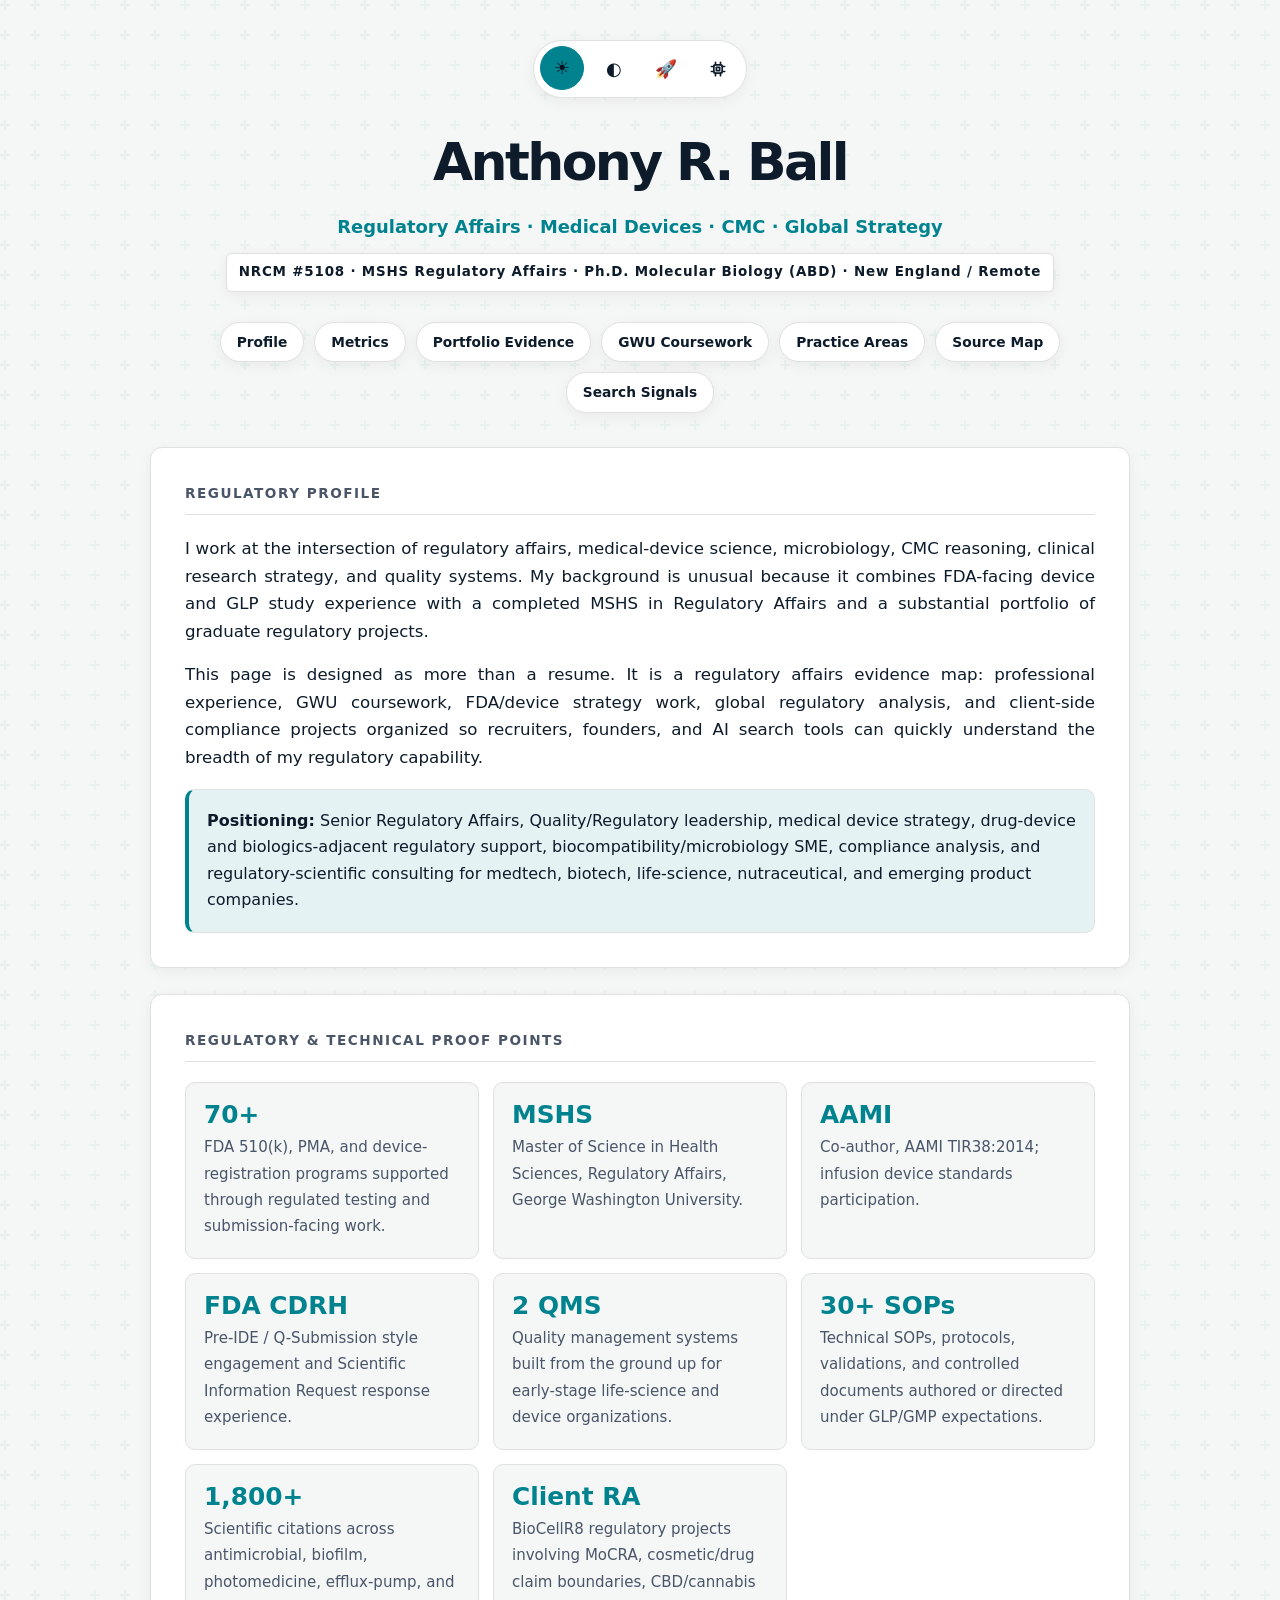
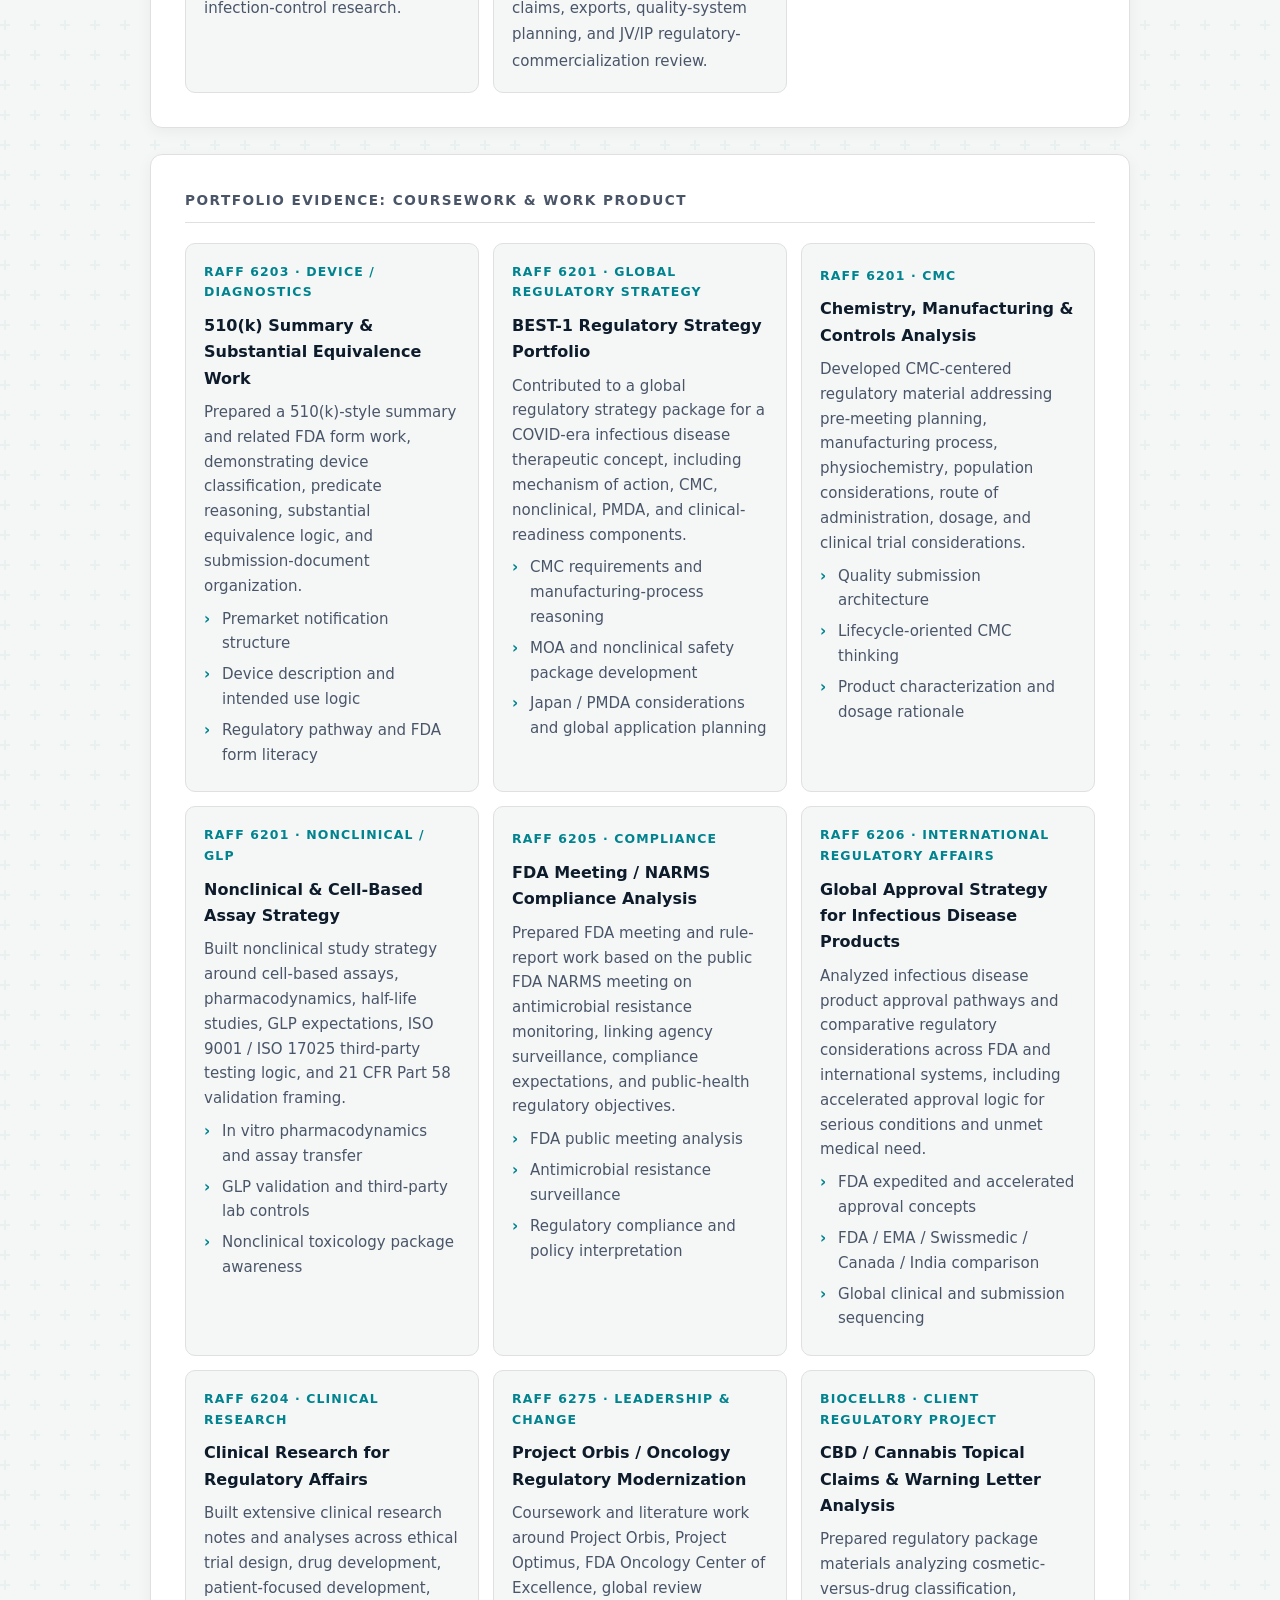
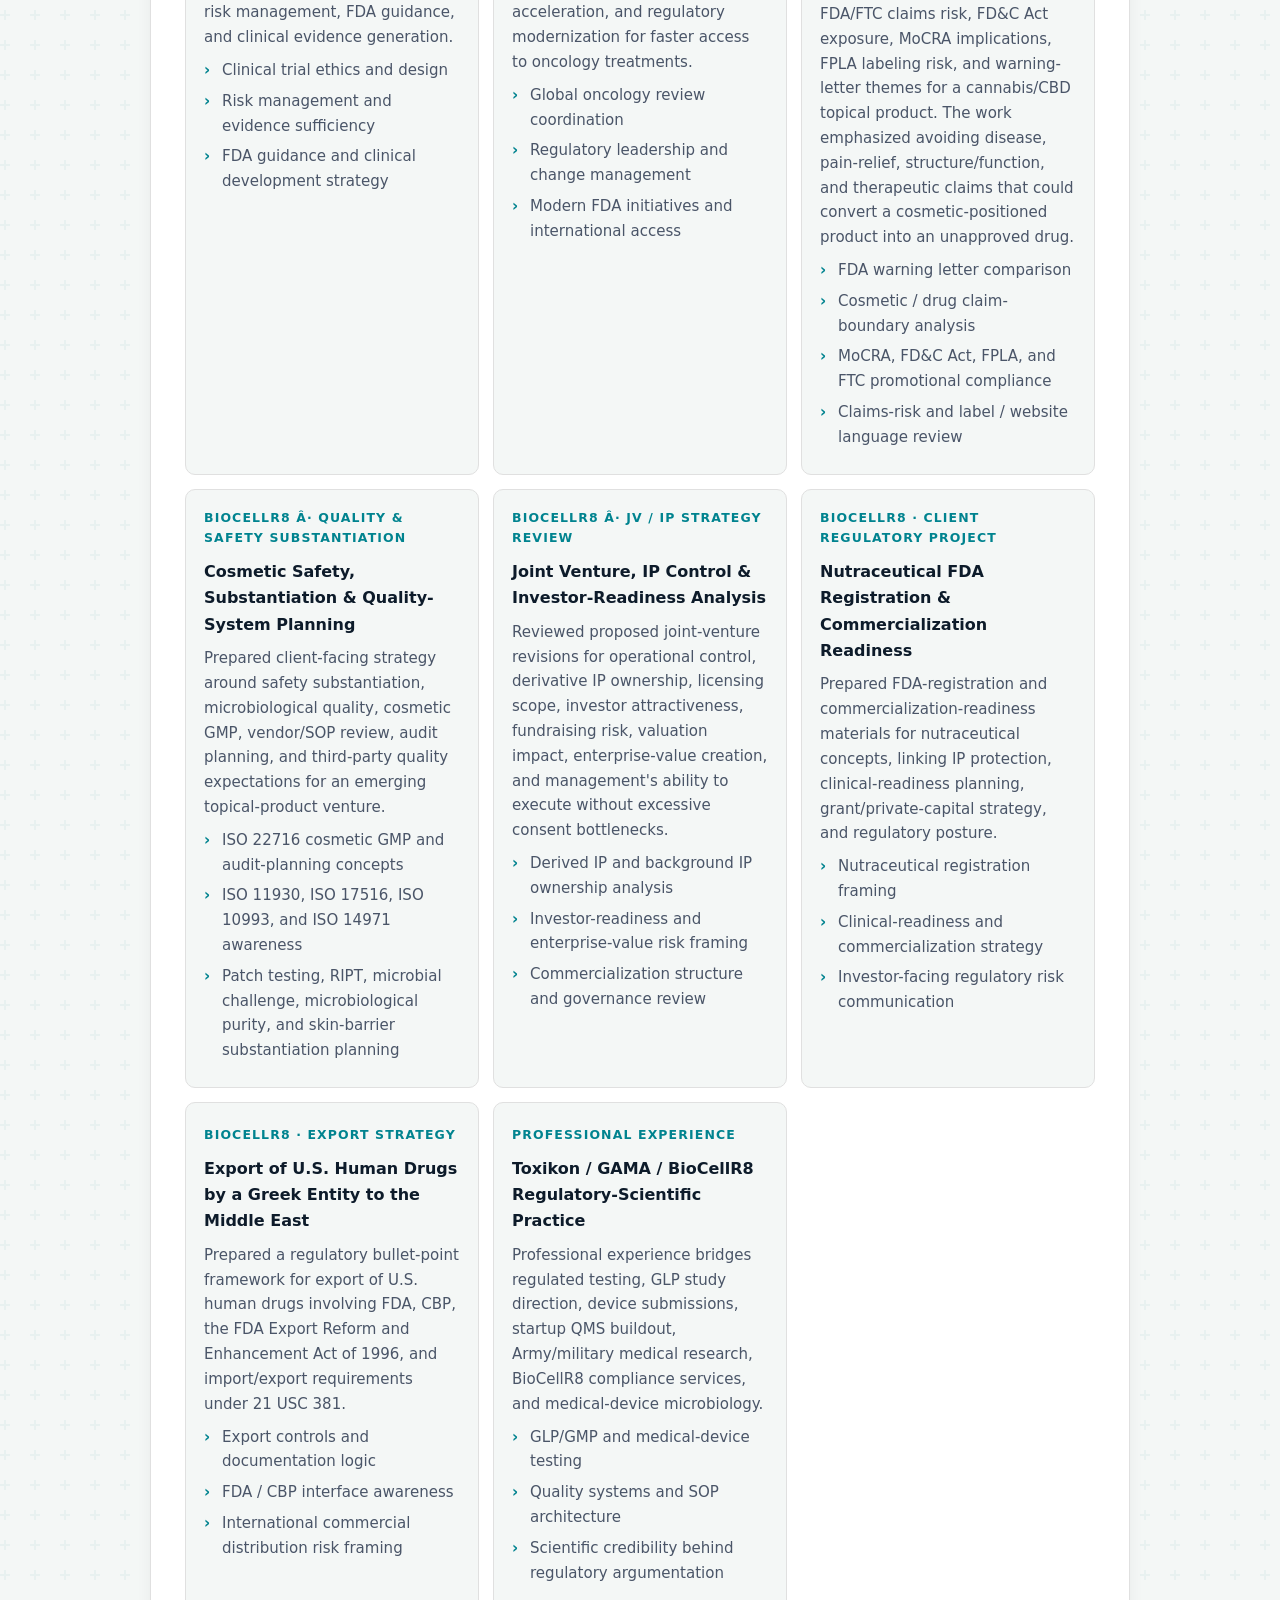
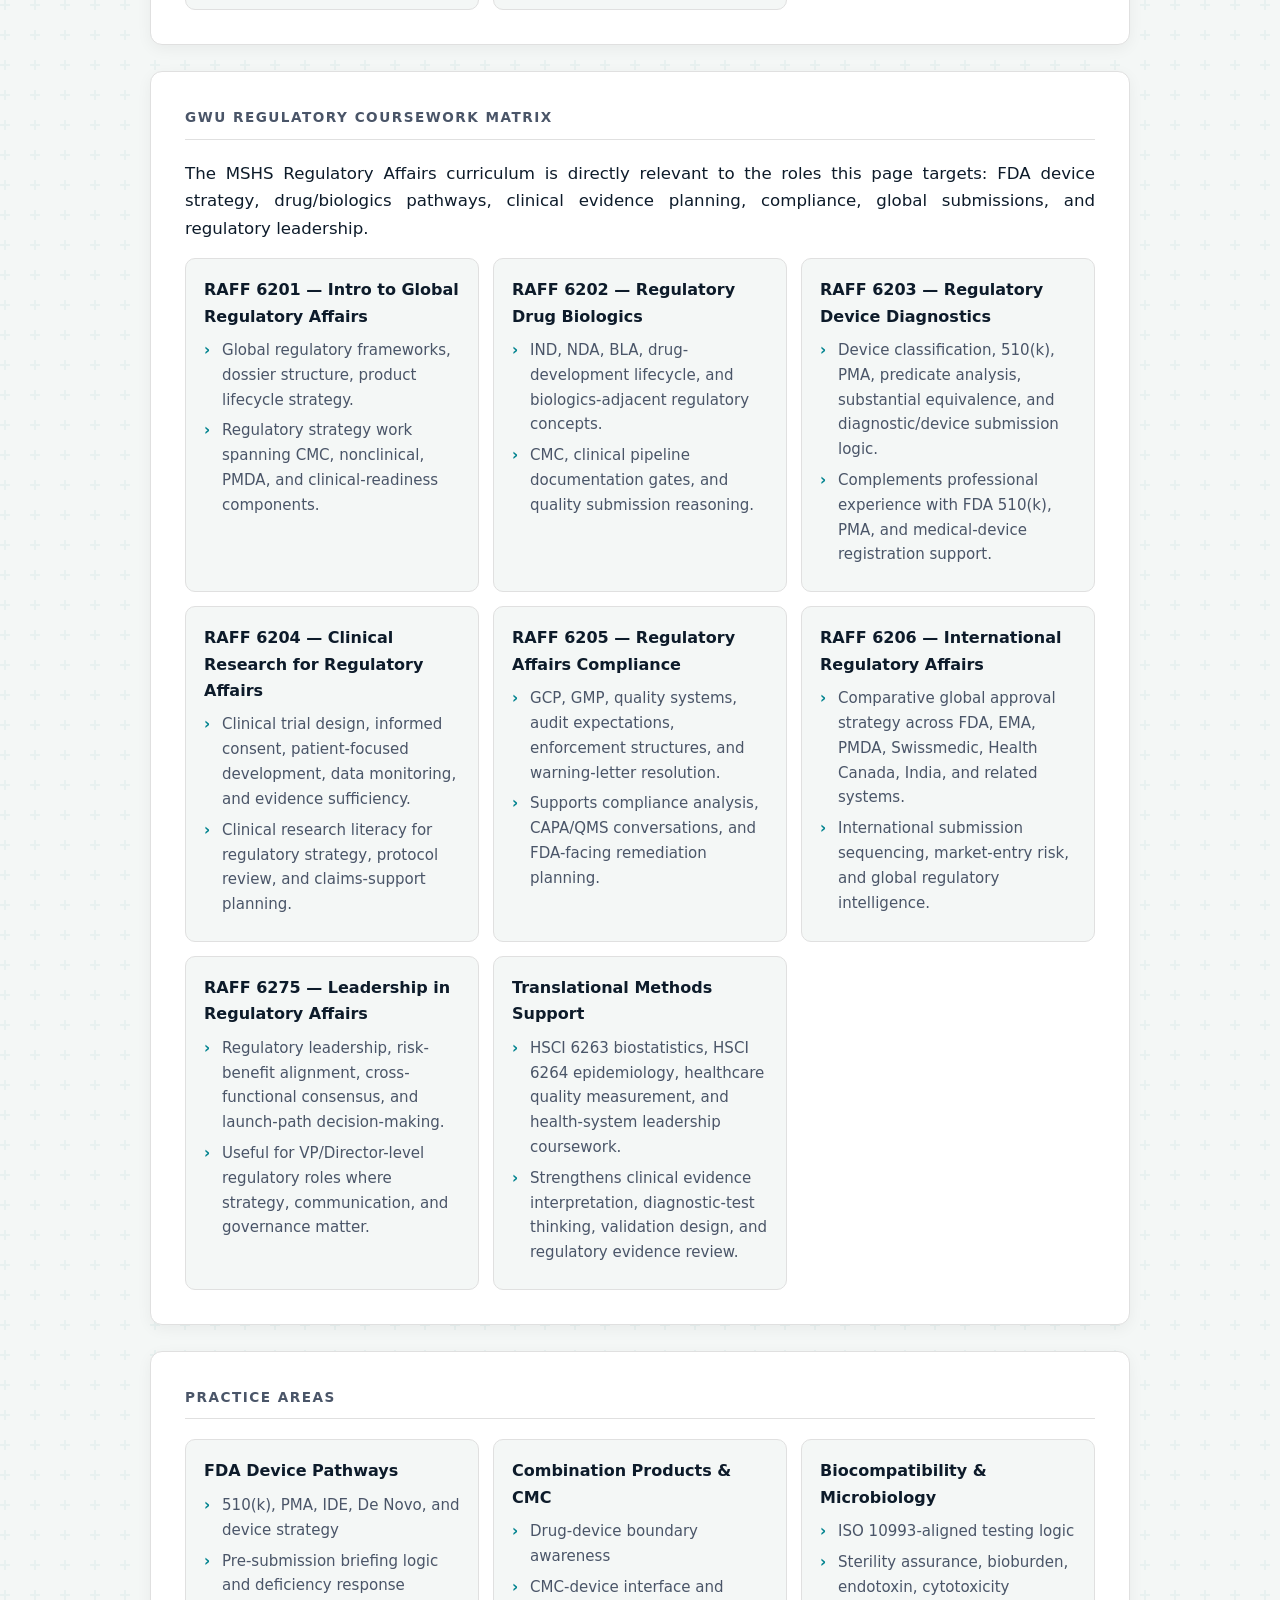
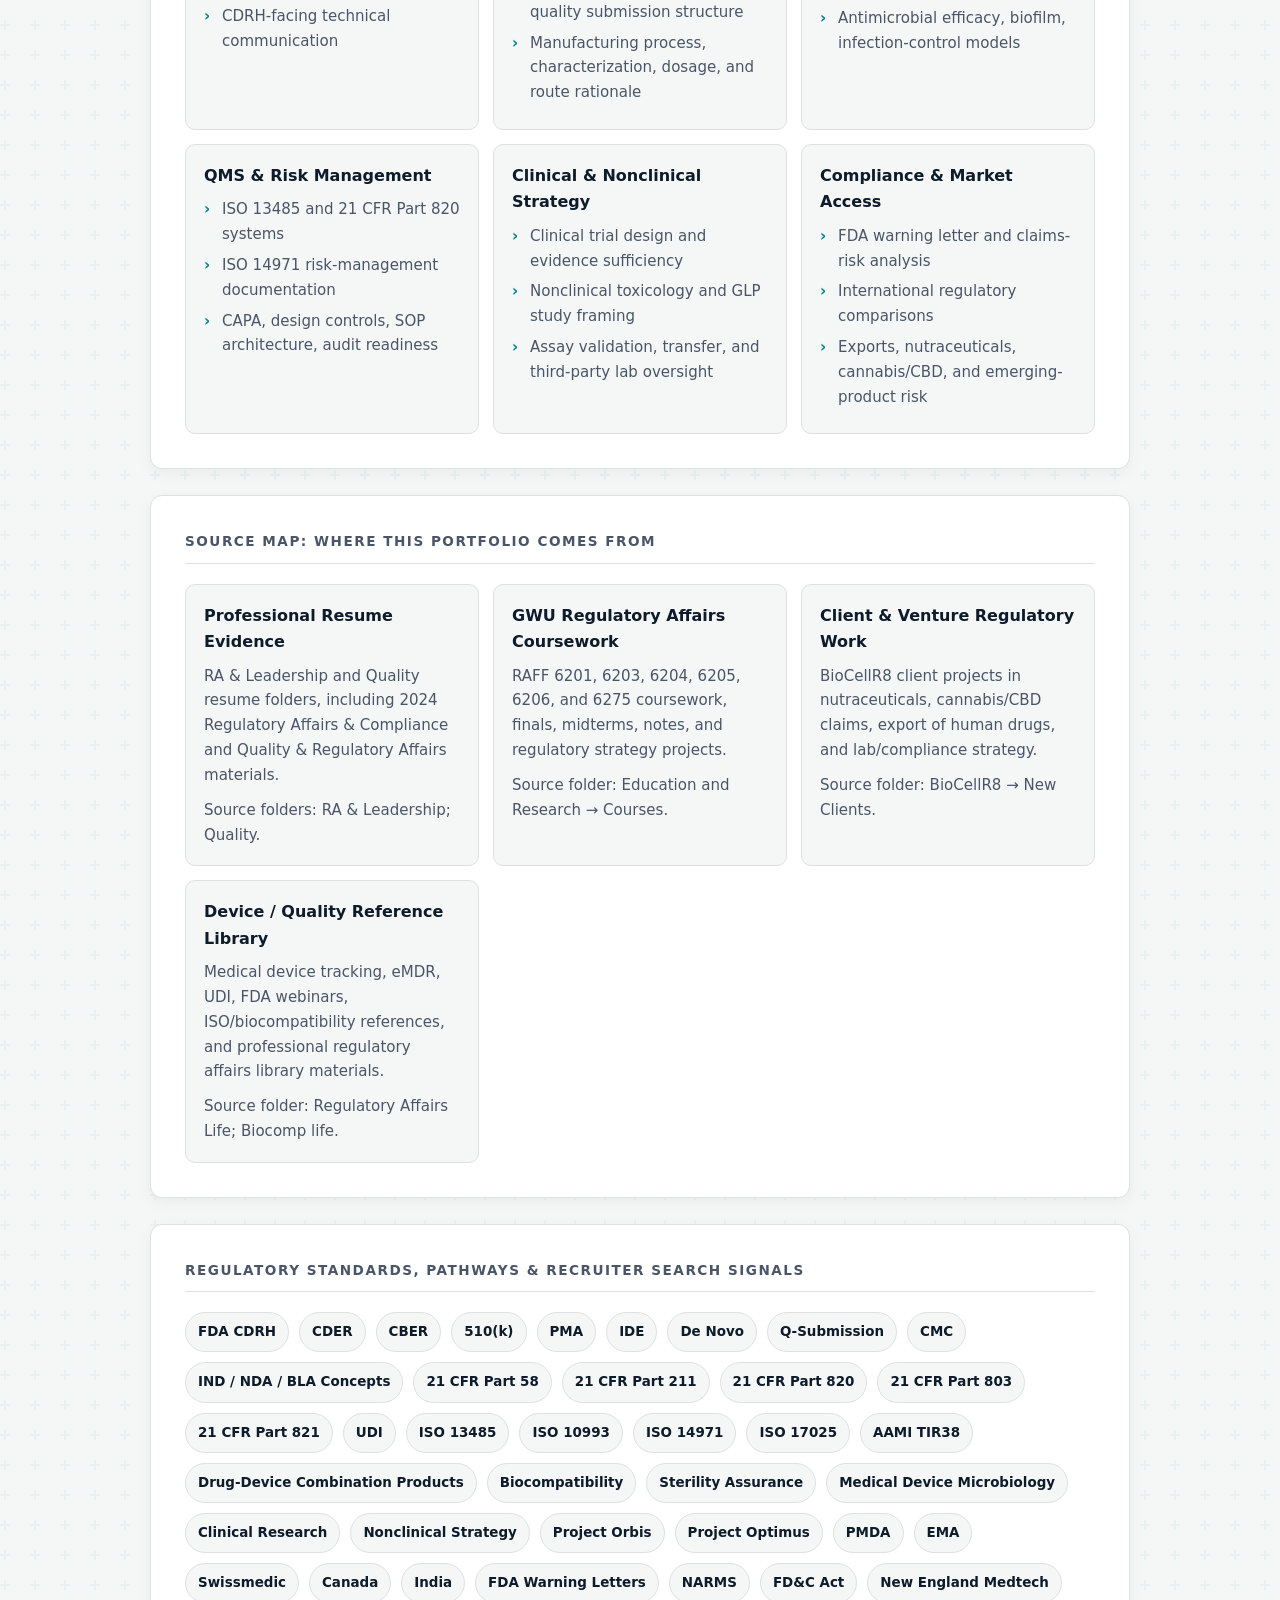
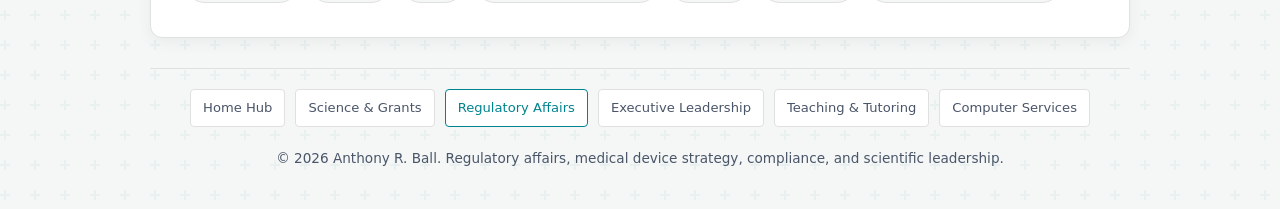
<file: regulatory-affairs.html>
<!DOCTYPE html>
<html lang="en">
<head>
    <meta charset="UTF-8">
    <meta name="viewport" content="width=device-width, initial-scale=1.0">
    <title>Regulatory Affairs Portfolio | FDA, Medical Devices, CMC & Global Strategy | Anthony R. Ball</title>
    <meta name="description" content="Regulatory affairs portfolio for Anthony R. Ball, NRCM #5108, MSHS Regulatory Affairs: FDA medical device submissions, 510(k), PMA, IDE, Q-Submissions, CMC, nonclinical strategy, clinical research, compliance, global regulatory strategy, drug-device products, ISO 13485, ISO 10993, ISO 14971, GLP/GMP, AAMI standards, and New England life-science consulting.">
    <meta name="keywords" content="Anthony Ball regulatory affairs, Anthony R Ball FDA, regulatory affairs Massachusetts, medical device regulatory affairs New England, FDA 510(k), PMA, IDE, Q-Submission, CDRH, CMC regulatory strategy, nonclinical regulatory strategy, clinical research regulatory affairs, international regulatory affairs, FDA compliance, NARMS, Project Orbis, PMDA, EMA, Swissmedic, ISO 13485, ISO 10993, ISO 14971, GLP Study Director, AAMI TIR38, drug-device combination products, nutraceutical FDA registration, CBD FDA warning letters, export of drugs and biologics, NRCM microbiologist">
    <meta name="author" content="Anthony R. Ball">
    <meta name="robots" content="index, follow">
    <link rel="canonical" href="https://pixelpolicyuser.github.io/career-portfolio/regulatory-affairs.html">
    <meta property="og:title" content="Regulatory Affairs Portfolio | Anthony R. Ball">
    <meta property="og:description" content="FDA-facing medical device, CMC, clinical research, compliance, international regulatory, and quality systems portfolio.">
    <meta property="og:type" content="profile">
    <meta property="og:locale" content="en_US">
    <meta property="og:url" content="https://pixelpolicyuser.github.io/career-portfolio/regulatory-affairs.html">
    <meta property="og:image" content="https://pixelpolicyuser.github.io/career-portfolio/me.png">
    <meta name="twitter:card" content="summary_large_image">
    <meta name="twitter:title" content="Regulatory Affairs Portfolio | Anthony R. Ball">
    <meta name="twitter:description" content="FDA, CMC, medical device, compliance, clinical research, and global regulatory strategy portfolio.">
    <meta name="twitter:image" content="https://pixelpolicyuser.github.io/career-portfolio/me.png">
    <style>
        :root {
            --bg-color: #f4f7f6;
            --text-main: #0d1b2a;
            --text-muted: #4a5568;
            --card-bg: #ffffff;
            --btn-bg: #f4f7f6;
            --btn-text: #0d1b2a;
            --btn-hover: #00838f;
            --btn-hover-text: #ffffff;
            --accent-color: #00838f;
            --accent-soft: rgba(0, 131, 143, 0.10);
            --border-color: #e0e0e0;
            --shadow: 0 4px 15px rgba(0,0,0,0.05);
            --bg-pattern: url("data:image/svg+xml,%3Csvg width='60' height='60' viewBox='0 0 60 60' xmlns='http://www.w3.org/2000/svg'%3E%3Cg fill='none' fill-rule='evenodd'%3E%3Cg fill='%2300838f' fill-opacity='0.05'%3E%3Cpath d='M36 34v-4h-2v4h-4v2h4v4h2v-4h4v-2h-4zm0-30V0h-2v4h-4v2h4v4h2V6h4V4h-4zM6 34v-4H4v4H0v2h4v4h2v-4h4v-2H6zM6 4V0H4v4H0v2h4v4h2V6h4V4H6z'/%3E%3C/g%3E%3C/g%3E%3C/svg%3E");
        }
        body.dark-mode {
            --bg-color: #121212;
            --text-main: #e0e0e0;
            --text-muted: #a0aab5;
            --card-bg: #1e1e1e;
            --btn-bg: #2a2a2a;
            --btn-text: #e0e0e0;
            --btn-hover: #00acc1;
            --btn-hover-text: #121212;
            --accent-color: #00acc1;
            --accent-soft: rgba(0, 172, 193, 0.12);
            --border-color: #333333;
            --shadow: 0 4px 15px rgba(0,0,0,0.3);
            --bg-pattern: url("data:image/svg+xml,%3Csvg width='60' height='60' viewBox='0 0 60 60' xmlns='http://www.w3.org/2000/svg'%3E%3Cg fill='none' fill-rule='evenodd'%3E%3Cg fill='%2300acc1' fill-opacity='0.03'%3E%3Cpath d='M36 34v-4h-2v4h-4v2h4v4h2v-4h4v-2h-4zm0-30V0h-2v4h-4v2h4v4h2V6h4V4h-4zM6 34v-4H4v4H0v2h4v4h2v-4h4v-2H6zM6 4V0H4v4H0v2h4v4h2V6h4V4H6z'/%3E%3C/g%3E%3C/g%3E%3C/svg%3E");
        }
        * { box-sizing: border-box; margin: 0; padding: 0; }
        html { scroll-behavior: smooth; }
        body {
            font-family: Inter, ui-sans-serif, system-ui, -apple-system, BlinkMacSystemFont, "Segoe UI", sans-serif;
            background-color: var(--bg-color);
            background-image: var(--bg-pattern);
            color: var(--text-main);
            line-height: 1.65;
            transition: background-color 0.3s ease, color 0.3s ease;
            display: flex;
            justify-content: center;
            padding: 40px 20px;
        }
        .container { width: 100%; max-width: 980px; }
        .theme-toggle {
            position: fixed;
            top: 20px;
            right: 20px;
            background: var(--card-bg);
            border: 1px solid var(--border-color);
            color: var(--text-main);
            width: 44px;
            height: 44px;
            border-radius: 50%;
            display: flex;
            align-items: center;
            justify-content: center;
            cursor: pointer;
            box-shadow: var(--shadow);
            transition: all 0.2s ease;
            z-index: 1000;
            font-weight: 900;
        }
        .theme-toggle:hover { color: var(--accent-color); transform: translateY(-2px); }
        .hero { text-align: center; margin-bottom: 30px; }
        .hero h1 { font-size: clamp(2rem, 5vw, 3.25rem); font-weight: 850; margin-bottom: 6px; letter-spacing: -0.05em; }
        .hero p { font-size: 1.12rem; color: var(--accent-color); font-weight: 800; margin-bottom: 12px; }
        .credentials-badge {
            display: inline-block;
            background: var(--card-bg);
            border: 1px solid var(--border-color);
            padding: 7px 12px;
            border-radius: 6px;
            font-size: 0.84rem;
            font-weight: 850;
            color: var(--text-main);
            letter-spacing: 0.06em;
            box-shadow: var(--shadow);
        }
        .page-nav { display: flex; justify-content: center; gap: 10px; margin-bottom: 34px; flex-wrap: wrap; }
        .page-nav a {
            text-decoration: none;
            color: var(--text-main);
            background: var(--card-bg);
            border: 1px solid var(--border-color);
            padding: 8px 16px;
            border-radius: 20px;
            font-size: 0.86rem;
            font-weight: 800;
            box-shadow: var(--shadow);
            transition: all 0.2s ease;
        }
        .page-nav a:hover { color: var(--btn-hover-text); background: var(--accent-color); border-color: var(--accent-color); }
        .section-card {
            background: var(--card-bg);
            border: 1px solid var(--border-color);
            border-radius: 12px;
            padding: clamp(22px, 4vw, 34px);
            margin-bottom: 26px;
            box-shadow: var(--shadow);
            scroll-margin-top: 20px;
        }
        .section-title {
            font-size: 0.85rem;
            text-transform: uppercase;
            letter-spacing: 1.5px;
            color: var(--text-muted);
            margin-bottom: 20px;
            font-weight: 850;
            border-bottom: 1px solid var(--border-color);
            padding-bottom: 10px;
        }
        .lead { font-size: 1.04rem; margin-bottom: 16px; text-align: justify; }
        .callout {
            background: var(--accent-soft);
            border: 1px solid var(--border-color);
            border-left: 4px solid var(--accent-color);
            border-radius: 10px;
            padding: 18px;
            margin-top: 18px;
        }
        .metrics-grid, .competency-grid, .artifact-grid, .source-grid {
            display: grid;
            grid-template-columns: repeat(auto-fit, minmax(230px, 1fr));
            gap: 14px;
        }
        .metric, .mini-card, .artifact-card, .source-card {
            border: 1px solid var(--border-color);
            background: var(--btn-bg);
            border-radius: 10px;
            padding: 18px;
            transition: transform 0.2s ease, border-color 0.2s ease;
        }
        .metric:hover, .mini-card:hover, .artifact-card:hover, .source-card:hover { transform: translateY(-2px); border-color: var(--accent-color); }
        .metric strong { display: block; color: var(--accent-color); font-size: 1.55rem; line-height: 1.1; margin-bottom: 6px; }
        .metric span, .mini-card p, .mini-card li, .artifact-card p, .artifact-card li, .source-card p { color: var(--text-muted); font-size: 0.94rem; }
        .mini-card h3, .artifact-card h3, .source-card h3 { font-size: 1rem; margin-bottom: 8px; color: var(--text-main); }
        .artifact-card .label {
            display: inline-block;
            margin-bottom: 10px;
            color: var(--accent-color);
            font-size: 0.78rem;
            font-weight: 850;
            text-transform: uppercase;
            letter-spacing: 0.09em;
        }
        ul.clean-list { list-style: none; margin-top: 8px; }
        ul.clean-list li { margin-bottom: 6px; padding-left: 18px; position: relative; }
        ul.clean-list li::before { content: "›"; position: absolute; left: 0; color: var(--accent-color); font-weight: 900; }
        .standard-strip { display: flex; flex-wrap: wrap; gap: 10px; }
        .standard-strip span {
            padding: 8px 12px;
            border-radius: 999px;
            background: var(--btn-bg);
            border: 1px solid var(--border-color);
            color: var(--text-main);
            font-weight: 800;
            font-size: 0.84rem;
        }
        .source-note { font-size: 0.84rem; color: var(--text-muted); margin-top: 10px; }
        .suite-nav { display: flex; flex-wrap: wrap; gap: 10px; justify-content: center; margin-top: 30px; padding-top: 20px; border-top: 1px solid var(--border-color); }
        .suite-link { font-size: 0.82rem; color: var(--text-muted); text-decoration: none; padding: 7px 12px; border: 1px solid var(--border-color); border-radius: 4px; background: var(--card-bg); transition: all 0.2s ease; }
        .suite-link:hover, .suite-link.active { color: var(--accent-color); border-color: var(--accent-color); }
        .footer { text-align: center; font-size: 0.85rem; color: var(--text-muted); margin-top: 20px; }
        @media (max-width: 760px) {
            body { padding: 28px 14px; }
            .theme-toggle { position: absolute; }
            .lead { text-align: left; }
        }
        @media print {
            body { display: block; padding: 0; background: #fff; color: #000; }
            .theme-toggle, .page-nav, .suite-nav { display: none; }
            .section-card { box-shadow: none; break-inside: avoid; }
        }
        /* --- SITE-WIDE DISPLAY MODES: LIGHT / DARK / COSMIC / CYBERPUNK --- */
        body.cosmic-mode {
            --bg-color: #07111f;
            --text-main: #e8fbff;
            --text-muted: #a7d9e5;
            --card-bg: rgba(11, 27, 46, 0.78);
            --btn-bg: rgba(8, 21, 38, 0.88);
            --btn-text: #e8fbff;
            --btn-hover: #00e5ff;
            --btn-hover-text: #06101f;
            --accent-color: #00e5ff;
            --accent-soft: rgba(0, 229, 255, 0.16);
            --border-color: rgba(0, 229, 255, 0.34);
            --shadow: 0 0 24px rgba(0, 229, 255, 0.12), 0 16px 42px rgba(0,0,0,0.35);
            --bg-pattern:
                radial-gradient(circle at 20% 20%, rgba(0, 229, 255, 0.16), transparent 32%),
                radial-gradient(circle at 80% 10%, rgba(120, 89, 255, 0.16), transparent 28%),
                linear-gradient(rgba(0, 229, 255, 0.035) 1px, transparent 1px),
                linear-gradient(90deg, rgba(0, 229, 255, 0.035) 1px, transparent 1px);
        }
        body.cyberpunk-mode {
            --bg-color: #050805;
            --text-main: #d8ffd2;
            --text-muted: #89d982;
            --card-bg: rgba(9, 18, 9, 0.92);
            --btn-bg: #0c160c;
            --btn-text: #39ff14;
            --btn-hover: #39ff14;
            --btn-hover-text: #050805;
            --accent-color: #39ff14;
            --accent-soft: rgba(57, 255, 20, 0.12);
            --border-color: rgba(57, 255, 20, 0.35);
            --shadow: 0 0 16px rgba(57, 255, 20, 0.12), 0 12px 34px rgba(0,0,0,0.45);
            --bg-pattern:
                linear-gradient(rgba(57, 255, 20, 0.045) 1px, transparent 1px),
                linear-gradient(90deg, rgba(57, 255, 20, 0.035) 1px, transparent 1px);
        }
        body.cosmic-mode,
        body.cyberpunk-mode {
            background-color: var(--bg-color);
            background-image: var(--bg-pattern);
            background-size: auto, auto, 42px 42px, 42px 42px;
        }
        body.cyberpunk-mode {
            font-family: Consolas, "Courier New", monospace;
            background-size: 18px 18px, 18px 18px;
        }
        .theme-toggle { display: none !important; }
        .mode-switcher {
            position: fixed;
            top: 20px;
            right: 20px;
            display: flex;
            gap: 8px;
            z-index: 1000;
            padding: 6px;
            border-radius: 999px;
            background: var(--card-bg);
            border: 1px solid var(--border-color);
            box-shadow: var(--shadow);
            backdrop-filter: blur(10px);
            -webkit-backdrop-filter: blur(10px);
        }
        .mode-btn {
            appearance: none;
            border: 1px solid transparent;
            background: transparent;
            color: var(--text-main);
            width: 44px;
            height: 44px;
            border-radius: 50%;
            display: flex;
            align-items: center;
            justify-content: center;
            cursor: pointer;
            font-size: 1.1rem;
            transition: all 0.2s ease;
        }
        .mode-btn:hover,
        .mode-btn.active {
            background: var(--accent-color);
            color: #06101f;
            border-color: var(--accent-color);
            transform: translateY(-1px);
        }
        .mode-btn svg {
            width: 20px;
            height: 20px;
            display: block;
            fill: none;
            stroke: currentColor;
            stroke-width: 2;
            stroke-linecap: round;
            stroke-linejoin: round;
        }
        .starfield {
            position: fixed;
            inset: 0;
            pointer-events: none;
            z-index: 1;
            overflow: hidden;
            display: none;
        }
        body.cosmic-mode .starfield { display: block; }
        .star {
            position: absolute;
            border-radius: 50%;
            background: #ffffff;
            box-shadow: 0 0 8px #ffffff;
            opacity: 0.6;
            animation: twinkle 4s infinite ease-in-out;
        }
        @keyframes twinkle {
            0%, 100% { opacity: 0.25; transform: translateY(0); }
            50% { opacity: 0.95; transform: translateY(5px); }
        }
        body.cosmic-mode .hero,
        body.cosmic-mode .section-card,
        body.cosmic-mode .suite-nav,
        body.cosmic-mode .page-nav,
        body.cosmic-mode .card,
        body.cosmic-mode .timeline-card,
        body.cosmic-mode .skill-card,
        body.cosmic-mode .metric-card {
            border-color: rgba(0, 229, 255, 0.34) !important;
            background: linear-gradient(135deg, rgba(255,255,255,0.055), rgba(255,255,255,0.015)), var(--card-bg) !important;
            backdrop-filter: blur(14px) saturate(1.15);
            -webkit-backdrop-filter: blur(14px) saturate(1.15);
            box-shadow: var(--shadow);
        }
        body.cyberpunk-mode .hero,
        body.cyberpunk-mode .section-card,
        body.cyberpunk-mode .suite-nav,
        body.cyberpunk-mode .page-nav,
        body.cyberpunk-mode .card,
        body.cyberpunk-mode .timeline-card,
        body.cyberpunk-mode .skill-card,
        body.cyberpunk-mode .metric-card {
            border-style: dashed !important;
            text-shadow: 0 0 8px rgba(57, 255, 20, 0.14);
        }
        body.cyberpunk-mode .hero h1::before { content: "> "; color: var(--accent-color); }
        body.cyberpunk-mode .hero h1::after {
            content: " _";
            color: var(--accent-color);
            animation: cursorBlink 1s steps(2, start) infinite;
        }
        body.cosmic-mode .credentials-badge,
        body.cosmic-mode .location-badge,
        body.cosmic-mode .standard-strip,
        body.cosmic-mode .suite-link,
        body.cosmic-mode .page-nav a,
        body.cosmic-mode .link-btn,
        body.cosmic-mode .tag,
        body.cosmic-mode .metric,
        body.cosmic-mode div[style*="--btn-bg"],
        body.cyberpunk-mode .credentials-badge,
        body.cyberpunk-mode .location-badge,
        body.cyberpunk-mode .standard-strip,
        body.cyberpunk-mode .suite-link,
        body.cyberpunk-mode .page-nav a,
        body.cyberpunk-mode .link-btn,
        body.cyberpunk-mode .tag,
        body.cyberpunk-mode .metric,
        body.cyberpunk-mode div[style*="--btn-bg"] {
            background: var(--btn-bg) !important;
            color: var(--text-main) !important;
            border-color: var(--border-color) !important;
        }
        body.cosmic-mode .suite-link:hover,
        body.cosmic-mode .page-nav a:hover,
        body.cosmic-mode .link-btn:hover,
        body.cyberpunk-mode .suite-link:hover,
        body.cyberpunk-mode .page-nav a:hover,
        body.cyberpunk-mode .link-btn:hover {
            background: var(--accent-color) !important;
            color: var(--btn-hover-text) !important;
            border-color: var(--accent-color) !important;
        }
        @keyframes cursorBlink { 50% { opacity: 0; } }
        @media (prefers-reduced-motion: reduce) {
            *, *::before, *::after {
                animation-duration: 0.001ms !important;
                animation-iteration-count: 1 !important;
                scroll-behavior: auto !important;
                transition-duration: 0.001ms !important;
            }
            .starfield { display: none !important; }
        }
        @media (max-width: 760px) {
            .mode-switcher {
                position: sticky;
                top: 8px;
                width: fit-content;
                margin-left: auto;
                margin-bottom: 16px;
            }
        }
        /* Keep display-mode controls as a top banner, not a side rail on Safari/macOS. */
        body {
            flex-direction: column;
            align-items: center;
        }
        .mode-switcher {
            position: sticky !important;
            top: 10px !important;
            left: auto !important;
            right: auto !important;
            width: fit-content;
            max-width: min(100%, 360px);
            margin: 0 auto 22px auto;
            align-self: center;
            justify-content: center;
            flex-wrap: nowrap;
        }
        .mode-btn { flex: 0 0 auto; }
        @media (max-width: 760px) {
            .mode-switcher {
                position: sticky !important;
                top: 8px !important;
                right: auto !important;
                width: fit-content;
                max-width: calc(100vw - 28px);
                margin: 0 auto 16px auto;
            }
            .mode-btn { width: 40px; height: 40px; }
        }
        @media print {
            .mode-switcher, .starfield { display: none !important; }
        }
    </style>
</head>
<body>
    <div class="starfield" id="starfield" aria-hidden="true"></div>
    <nav class="mode-switcher" aria-label="Display mode">
        <button class="mode-btn" type="button" data-theme="light" aria-label="Light mode" title="Light mode">☀</button>
        <button class="mode-btn" type="button" data-theme="dark" aria-label="Dark mode" title="Dark mode">◐</button>
        <button class="mode-btn" type="button" data-theme="cosmic" aria-label="Cosmic mode" title="Cosmic mode">🚀</button>
        <button class="mode-btn" type="button" data-theme="cyberpunk" aria-label="Cyberpunk mode" title="Cyberpunk mode">
            <svg aria-hidden="true" viewBox="0 0 24 24">
                <rect x="7" y="7" width="10" height="10" rx="1.5"></rect>
                <path d="M4 9h3M4 15h3M17 9h3M17 15h3M9 4v3M15 4v3M9 17v3M15 17v3"></path>
                <path d="M10 10h4v4h-4z"></path>
            </svg>
        </button>
    </nav>
    <button class="theme-toggle" id="themeBtn" aria-label="Toggle dark mode">◐</button>
    <main class="container">
        <header class="hero">
            <h1>Anthony R. Ball</h1>
            <p>Regulatory Affairs · Medical Devices · CMC · Global Strategy</p>
            <div class="credentials-badge">NRCM #5108 · MSHS Regulatory Affairs · Ph.D. Molecular Biology (ABD) · New England / Remote</div>
        </header>

        <nav class="page-nav" aria-label="Page navigation">
            <a href="#summary">Profile</a>
            <a href="#metrics">Metrics</a>
            <a href="#portfolio">Portfolio Evidence</a>
            <a href="#coursework">GWU Coursework</a>
            <a href="#practice">Practice Areas</a>
            <a href="#sources">Source Map</a>
            <a href="#standards">Search Signals</a>
        </nav>

        <section id="summary" class="section-card">
            <div class="section-title">Regulatory Profile</div>
            <p class="lead">I work at the intersection of regulatory affairs, medical-device science, microbiology, CMC reasoning, clinical research strategy, and quality systems. My background is unusual because it combines FDA-facing device and GLP study experience with a completed MSHS in Regulatory Affairs and a substantial portfolio of graduate regulatory projects.</p>
            <p class="lead">This page is designed as more than a resume. It is a regulatory affairs evidence map: professional experience, GWU coursework, FDA/device strategy work, global regulatory analysis, and client-side compliance projects organized so recruiters, founders, and AI search tools can quickly understand the breadth of my regulatory capability.</p>
            <div class="callout"><strong>Positioning:</strong> Senior Regulatory Affairs, Quality/Regulatory leadership, medical device strategy, drug-device and biologics-adjacent regulatory support, biocompatibility/microbiology SME, compliance analysis, and regulatory-scientific consulting for medtech, biotech, life-science, nutraceutical, and emerging product companies.</div>
        </section>

        <section id="metrics" class="section-card">
            <div class="section-title">Regulatory & Technical Proof Points</div>
            <div class="metrics-grid">
                <div class="metric"><strong>70+</strong><span>FDA 510(k), PMA, and device-registration programs supported through regulated testing and submission-facing work.</span></div>
                <div class="metric"><strong>MSHS</strong><span>Master of Science in Health Sciences, Regulatory Affairs, George Washington University.</span></div>
                <div class="metric"><strong>AAMI</strong><span>Co-author, AAMI TIR38:2014; infusion device standards participation.</span></div>
                <div class="metric"><strong>FDA CDRH</strong><span>Pre-IDE / Q-Submission style engagement and Scientific Information Request response experience.</span></div>
                <div class="metric"><strong>2 QMS</strong><span>Quality management systems built from the ground up for early-stage life-science and device organizations.</span></div>
                <div class="metric"><strong>30+ SOPs</strong><span>Technical SOPs, protocols, validations, and controlled documents authored or directed under GLP/GMP expectations.</span></div>
                <div class="metric"><strong>1,800+</strong><span>Scientific citations across antimicrobial, biofilm, photomedicine, efflux-pump, and infection-control research.</span></div>
                <div class="metric"><strong>Client RA</strong><span>BioCellR8 regulatory projects involving MoCRA, cosmetic/drug claim boundaries, CBD/cannabis claims, exports, quality-system planning, and JV/IP regulatory-commercialization review.</span></div>
            </div>
        </section>

        <section id="portfolio" class="section-card">
            <div class="section-title">Portfolio Evidence: Coursework & Work Product</div>
            <div class="artifact-grid">
                <article class="artifact-card">
                    <span class="label">RAFF 6203 · Device / Diagnostics</span>
                    <h3>510(k) Summary & Substantial Equivalence Work</h3>
                    <p>Prepared a 510(k)-style summary and related FDA form work, demonstrating device classification, predicate reasoning, substantial equivalence logic, and submission-document organization.</p>
                    <ul class="clean-list">
                        <li>Premarket notification structure</li>
                        <li>Device description and intended use logic</li>
                        <li>Regulatory pathway and FDA form literacy</li>
                    </ul>
                </article>

                <article class="artifact-card">
                    <span class="label">RAFF 6201 · Global Regulatory Strategy</span>
                    <h3>BEST-1 Regulatory Strategy Portfolio</h3>
                    <p>Contributed to a global regulatory strategy package for a COVID-era infectious disease therapeutic concept, including mechanism of action, CMC, nonclinical, PMDA, and clinical-readiness components.</p>
                    <ul class="clean-list">
                        <li>CMC requirements and manufacturing-process reasoning</li>
                        <li>MOA and nonclinical safety package development</li>
                        <li>Japan / PMDA considerations and global application planning</li>
                    </ul>
                </article>

                <article class="artifact-card">
                    <span class="label">RAFF 6201 · CMC</span>
                    <h3>Chemistry, Manufacturing & Controls Analysis</h3>
                    <p>Developed CMC-centered regulatory material addressing pre-meeting planning, manufacturing process, physiochemistry, population considerations, route of administration, dosage, and clinical trial considerations.</p>
                    <ul class="clean-list">
                        <li>Quality submission architecture</li>
                        <li>Lifecycle-oriented CMC thinking</li>
                        <li>Product characterization and dosage rationale</li>
                    </ul>
                </article>

                <article class="artifact-card">
                    <span class="label">RAFF 6201 · Nonclinical / GLP</span>
                    <h3>Nonclinical & Cell-Based Assay Strategy</h3>
                    <p>Built nonclinical study strategy around cell-based assays, pharmacodynamics, half-life studies, GLP expectations, ISO 9001 / ISO 17025 third-party testing logic, and 21 CFR Part 58 validation framing.</p>
                    <ul class="clean-list">
                        <li>In vitro pharmacodynamics and assay transfer</li>
                        <li>GLP validation and third-party lab controls</li>
                        <li>Nonclinical toxicology package awareness</li>
                    </ul>
                </article>

                <article class="artifact-card">
                    <span class="label">RAFF 6205 · Compliance</span>
                    <h3>FDA Meeting / NARMS Compliance Analysis</h3>
                    <p>Prepared FDA meeting and rule-report work based on the public FDA NARMS meeting on antimicrobial resistance monitoring, linking agency surveillance, compliance expectations, and public-health regulatory objectives.</p>
                    <ul class="clean-list">
                        <li>FDA public meeting analysis</li>
                        <li>Antimicrobial resistance surveillance</li>
                        <li>Regulatory compliance and policy interpretation</li>
                    </ul>
                </article>

                <article class="artifact-card">
                    <span class="label">RAFF 6206 · International Regulatory Affairs</span>
                    <h3>Global Approval Strategy for Infectious Disease Products</h3>
                    <p>Analyzed infectious disease product approval pathways and comparative regulatory considerations across FDA and international systems, including accelerated approval logic for serious conditions and unmet medical need.</p>
                    <ul class="clean-list">
                        <li>FDA expedited and accelerated approval concepts</li>
                        <li>FDA / EMA / Swissmedic / Canada / India comparison</li>
                        <li>Global clinical and submission sequencing</li>
                    </ul>
                </article>

                <article class="artifact-card">
                    <span class="label">RAFF 6204 · Clinical Research</span>
                    <h3>Clinical Research for Regulatory Affairs</h3>
                    <p>Built extensive clinical research notes and analyses across ethical trial design, drug development, patient-focused development, risk management, FDA guidance, and clinical evidence generation.</p>
                    <ul class="clean-list">
                        <li>Clinical trial ethics and design</li>
                        <li>Risk management and evidence sufficiency</li>
                        <li>FDA guidance and clinical development strategy</li>
                    </ul>
                </article>

                <article class="artifact-card">
                    <span class="label">RAFF 6275 · Leadership & Change</span>
                    <h3>Project Orbis / Oncology Regulatory Modernization</h3>
                    <p>Coursework and literature work around Project Orbis, Project Optimus, FDA Oncology Center of Excellence, global review acceleration, and regulatory modernization for faster access to oncology treatments.</p>
                    <ul class="clean-list">
                        <li>Global oncology review coordination</li>
                        <li>Regulatory leadership and change management</li>
                        <li>Modern FDA initiatives and international access</li>
                    </ul>
                </article>

                <article class="artifact-card">
                    <span class="label">BioCellR8 · Client Regulatory Project</span>
                    <h3>CBD / Cannabis Topical Claims & Warning Letter Analysis</h3>
                    <p>Prepared regulatory package materials analyzing cosmetic-versus-drug classification, FDA/FTC claims risk, FD&C Act exposure, MoCRA implications, FPLA labeling risk, and warning-letter themes for a cannabis/CBD topical product. The work emphasized avoiding disease, pain-relief, structure/function, and therapeutic claims that could convert a cosmetic-positioned product into an unapproved drug.</p>
                    <ul class="clean-list">
                        <li>FDA warning letter comparison</li>
                        <li>Cosmetic / drug claim-boundary analysis</li>
                        <li>MoCRA, FD&C Act, FPLA, and FTC promotional compliance</li>
                        <li>Claims-risk and label / website language review</li>
                    </ul>
                </article>

                <article class="artifact-card">
                    <span class="label">BioCellR8 Â· Quality & Safety Substantiation</span>
                    <h3>Cosmetic Safety, Substantiation & Quality-System Planning</h3>
                    <p>Prepared client-facing strategy around safety substantiation, microbiological quality, cosmetic GMP, vendor/SOP review, audit planning, and third-party quality expectations for an emerging topical-product venture.</p>
                    <ul class="clean-list">
                        <li>ISO 22716 cosmetic GMP and audit-planning concepts</li>
                        <li>ISO 11930, ISO 17516, ISO 10993, and ISO 14971 awareness</li>
                        <li>Patch testing, RIPT, microbial challenge, microbiological purity, and skin-barrier substantiation planning</li>
                    </ul>
                </article>

                <article class="artifact-card">
                    <span class="label">BioCellR8 Â· JV / IP Strategy Review</span>
                    <h3>Joint Venture, IP Control & Investor-Readiness Analysis</h3>
                    <p>Reviewed proposed joint-venture revisions for operational control, derivative IP ownership, licensing scope, investor attractiveness, fundraising risk, valuation impact, enterprise-value creation, and management's ability to execute without excessive consent bottlenecks.</p>
                    <ul class="clean-list">
                        <li>Derived IP and background IP ownership analysis</li>
                        <li>Investor-readiness and enterprise-value risk framing</li>
                        <li>Commercialization structure and governance review</li>
                    </ul>
                </article>

                <article class="artifact-card">
                    <span class="label">BioCellR8 · Client Regulatory Project</span>
                    <h3>Nutraceutical FDA Registration & Commercialization Readiness</h3>
                    <p>Prepared FDA-registration and commercialization-readiness materials for nutraceutical concepts, linking IP protection, clinical-readiness planning, grant/private-capital strategy, and regulatory posture.</p>
                    <ul class="clean-list">
                        <li>Nutraceutical registration framing</li>
                        <li>Clinical-readiness and commercialization strategy</li>
                        <li>Investor-facing regulatory risk communication</li>
                    </ul>
                </article>

                <article class="artifact-card">
                    <span class="label">BioCellR8 · Export Strategy</span>
                    <h3>Export of U.S. Human Drugs by a Greek Entity to the Middle East</h3>
                    <p>Prepared a regulatory bullet-point framework for export of U.S. human drugs involving FDA, CBP, the FDA Export Reform and Enhancement Act of 1996, and import/export requirements under 21 USC 381.</p>
                    <ul class="clean-list">
                        <li>Export controls and documentation logic</li>
                        <li>FDA / CBP interface awareness</li>
                        <li>International commercial distribution risk framing</li>
                    </ul>
                </article>

                <article class="artifact-card">
                    <span class="label">Professional Experience</span>
                    <h3>Toxikon / GAMA / BioCellR8 Regulatory-Scientific Practice</h3>
                    <p>Professional experience bridges regulated testing, GLP study direction, device submissions, startup QMS buildout, Army/military medical research, BioCellR8 compliance services, and medical-device microbiology.</p>
                    <ul class="clean-list">
                        <li>GLP/GMP and medical-device testing</li>
                        <li>Quality systems and SOP architecture</li>
                        <li>Scientific credibility behind regulatory argumentation</li>
                    </ul>
                </article>
            </div>
        </section>

        <section id="coursework" class="section-card">
            <div class="section-title">GWU Regulatory Coursework Matrix</div>
            <p class="lead">The MSHS Regulatory Affairs curriculum is directly relevant to the roles this page targets: FDA device strategy, drug/biologics pathways, clinical evidence planning, compliance, global submissions, and regulatory leadership.</p>
            <div class="competency-grid">
                <article class="mini-card">
                    <h3>RAFF 6201 &mdash; Intro to Global Regulatory Affairs</h3>
                    <ul class="clean-list">
                        <li>Global regulatory frameworks, dossier structure, product lifecycle strategy.</li>
                        <li>Regulatory strategy work spanning CMC, nonclinical, PMDA, and clinical-readiness components.</li>
                    </ul>
                </article>
                <article class="mini-card">
                    <h3>RAFF 6202 &mdash; Regulatory Drug Biologics</h3>
                    <ul class="clean-list">
                        <li>IND, NDA, BLA, drug-development lifecycle, and biologics-adjacent regulatory concepts.</li>
                        <li>CMC, clinical pipeline documentation gates, and quality submission reasoning.</li>
                    </ul>
                </article>
                <article class="mini-card">
                    <h3>RAFF 6203 &mdash; Regulatory Device Diagnostics</h3>
                    <ul class="clean-list">
                        <li>Device classification, 510(k), PMA, predicate analysis, substantial equivalence, and diagnostic/device submission logic.</li>
                        <li>Complements professional experience with FDA 510(k), PMA, and medical-device registration support.</li>
                    </ul>
                </article>
                <article class="mini-card">
                    <h3>RAFF 6204 &mdash; Clinical Research for Regulatory Affairs</h3>
                    <ul class="clean-list">
                        <li>Clinical trial design, informed consent, patient-focused development, data monitoring, and evidence sufficiency.</li>
                        <li>Clinical research literacy for regulatory strategy, protocol review, and claims-support planning.</li>
                    </ul>
                </article>
                <article class="mini-card">
                    <h3>RAFF 6205 &mdash; Regulatory Affairs Compliance</h3>
                    <ul class="clean-list">
                        <li>GCP, GMP, quality systems, audit expectations, enforcement structures, and warning-letter resolution.</li>
                        <li>Supports compliance analysis, CAPA/QMS conversations, and FDA-facing remediation planning.</li>
                    </ul>
                </article>
                <article class="mini-card">
                    <h3>RAFF 6206 &mdash; International Regulatory Affairs</h3>
                    <ul class="clean-list">
                        <li>Comparative global approval strategy across FDA, EMA, PMDA, Swissmedic, Health Canada, India, and related systems.</li>
                        <li>International submission sequencing, market-entry risk, and global regulatory intelligence.</li>
                    </ul>
                </article>
                <article class="mini-card">
                    <h3>RAFF 6275 &mdash; Leadership in Regulatory Affairs</h3>
                    <ul class="clean-list">
                        <li>Regulatory leadership, risk-benefit alignment, cross-functional consensus, and launch-path decision-making.</li>
                        <li>Useful for VP/Director-level regulatory roles where strategy, communication, and governance matter.</li>
                    </ul>
                </article>
                <article class="mini-card">
                    <h3>Translational Methods Support</h3>
                    <ul class="clean-list">
                        <li>HSCI 6263 biostatistics, HSCI 6264 epidemiology, healthcare quality measurement, and health-system leadership coursework.</li>
                        <li>Strengthens clinical evidence interpretation, diagnostic-test thinking, validation design, and regulatory evidence review.</li>
                    </ul>
                </article>
            </div>
        </section>

        <section id="practice" class="section-card">
            <div class="section-title">Practice Areas</div>
            <div class="competency-grid">
                <article class="mini-card">
                    <h3>FDA Device Pathways</h3>
                    <ul class="clean-list">
                        <li>510(k), PMA, IDE, De Novo, and device strategy</li>
                        <li>Pre-submission briefing logic and deficiency response</li>
                        <li>CDRH-facing technical communication</li>
                    </ul>
                </article>
                <article class="mini-card">
                    <h3>Combination Products & CMC</h3>
                    <ul class="clean-list">
                        <li>Drug-device boundary awareness</li>
                        <li>CMC-device interface and quality submission structure</li>
                        <li>Manufacturing process, characterization, dosage, and route rationale</li>
                    </ul>
                </article>
                <article class="mini-card">
                    <h3>Biocompatibility & Microbiology</h3>
                    <ul class="clean-list">
                        <li>ISO 10993-aligned testing logic</li>
                        <li>Sterility assurance, bioburden, endotoxin, cytotoxicity</li>
                        <li>Antimicrobial efficacy, biofilm, infection-control models</li>
                    </ul>
                </article>
                <article class="mini-card">
                    <h3>QMS & Risk Management</h3>
                    <ul class="clean-list">
                        <li>ISO 13485 and 21 CFR Part 820 systems</li>
                        <li>ISO 14971 risk-management documentation</li>
                        <li>CAPA, design controls, SOP architecture, audit readiness</li>
                    </ul>
                </article>
                <article class="mini-card">
                    <h3>Clinical & Nonclinical Strategy</h3>
                    <ul class="clean-list">
                        <li>Clinical trial design and evidence sufficiency</li>
                        <li>Nonclinical toxicology and GLP study framing</li>
                        <li>Assay validation, transfer, and third-party lab oversight</li>
                    </ul>
                </article>
                <article class="mini-card">
                    <h3>Compliance & Market Access</h3>
                    <ul class="clean-list">
                        <li>FDA warning letter and claims-risk analysis</li>
                        <li>International regulatory comparisons</li>
                        <li>Exports, nutraceuticals, cannabis/CBD, and emerging-product risk</li>
                    </ul>
                </article>
            </div>
        </section>

        <section id="sources" class="section-card">
            <div class="section-title">Source Map: Where This Portfolio Comes From</div>
            <div class="source-grid">
                <article class="source-card">
                    <h3>Professional Resume Evidence</h3>
                    <p>RA & Leadership and Quality resume folders, including 2024 Regulatory Affairs & Compliance and Quality & Regulatory Affairs materials.</p>
                    <p class="source-note">Source folders: RA & Leadership; Quality.</p>
                </article>
                <article class="source-card">
                    <h3>GWU Regulatory Affairs Coursework</h3>
                    <p>RAFF 6201, 6203, 6204, 6205, 6206, and 6275 coursework, finals, midterms, notes, and regulatory strategy projects.</p>
                    <p class="source-note">Source folder: Education and Research → Courses.</p>
                </article>
                <article class="source-card">
                    <h3>Client & Venture Regulatory Work</h3>
                    <p>BioCellR8 client projects in nutraceuticals, cannabis/CBD claims, export of human drugs, and lab/compliance strategy.</p>
                    <p class="source-note">Source folder: BioCellR8 → New Clients.</p>
                </article>
                <article class="source-card">
                    <h3>Device / Quality Reference Library</h3>
                    <p>Medical device tracking, eMDR, UDI, FDA webinars, ISO/biocompatibility references, and professional regulatory affairs library materials.</p>
                    <p class="source-note">Source folder: Regulatory Affairs Life; Biocomp life.</p>
                </article>
            </div>
        </section>

        <section id="standards" class="section-card">
            <div class="section-title">Regulatory Standards, Pathways & Recruiter Search Signals</div>
            <div class="standard-strip" aria-label="Regulatory standards and search tags">
                <span>FDA CDRH</span>
                <span>CDER</span>
                <span>CBER</span>
                <span>510(k)</span>
                <span>PMA</span>
                <span>IDE</span>
                <span>De Novo</span>
                <span>Q-Submission</span>
                <span>CMC</span>
                <span>IND / NDA / BLA Concepts</span>
                <span>21 CFR Part 58</span>
                <span>21 CFR Part 211</span>
                <span>21 CFR Part 820</span>
                <span>21 CFR Part 803</span>
                <span>21 CFR Part 821</span>
                <span>UDI</span>
                <span>ISO 13485</span>
                <span>ISO 10993</span>
                <span>ISO 14971</span>
                <span>ISO 17025</span>
                <span>AAMI TIR38</span>
                <span>Drug-Device Combination Products</span>
                <span>Biocompatibility</span>
                <span>Sterility Assurance</span>
                <span>Medical Device Microbiology</span>
                <span>Clinical Research</span>
                <span>Nonclinical Strategy</span>
                <span>Project Orbis</span>
                <span>Project Optimus</span>
                <span>PMDA</span>
                <span>EMA</span>
                <span>Swissmedic</span>
                <span>Canada</span>
                <span>India</span>
                <span>FDA Warning Letters</span>
                <span>NARMS</span>
                <span>FD&C Act</span>
                <span>New England Medtech</span>
            </div>
        </section>

        <nav class="suite-nav" aria-label="Career portfolio navigation">
            <a href="index.html" class="suite-link">Home Hub</a>
            <a href="profile-scientific-v2.html" class="suite-link">Science & Grants</a>
            <a href="#" class="suite-link active">Regulatory Affairs</a>
            <a href="executive-leadership.html" class="suite-link">Executive Leadership</a>
            <a href="middle-school-science-teacher-and-tutor.html" class="suite-link">Teaching & Tutoring</a>
            <a href="computer-services-and-windows-repair.html" class="suite-link">Computer Services</a>
        </nav>
        <footer class="footer">&copy; 2026 Anthony R. Ball. Regulatory affairs, medical device strategy, compliance, and scientific leadership.</footer>
    </main>

    <script>
        document.getElementById('themeBtn').addEventListener('click', () => {
            document.body.classList.toggle('dark-mode');
            localStorage.setItem('aball-regulatory-theme', document.body.classList.contains('dark-mode') ? 'dark' : 'light');
        });
        if (localStorage.getItem('aball-regulatory-theme') === 'dark') {
            document.body.classList.add('dark-mode');
        }
    </script>
    <script type="application/ld+json">
    {
      "@context": "https://schema.org",
      "@type": "ProfilePage",
      "name": "Anthony R. Ball Regulatory Affairs Portfolio",
      "description": "Regulatory affairs portfolio covering FDA medical device strategy, CMC, nonclinical, clinical research, compliance, international regulatory affairs, quality systems, and client regulatory projects.",
      "mainEntity": {
        "@type": "Person",
        "name": "Anthony R. Ball",
        "jobTitle": "Regulatory Affairs and Medical Device Strategy Professional",
        "knowsAbout": [
          "FDA medical device submissions",
          "510(k)",
          "PMA",
          "IDE",
          "Q-Submissions",
          "CMC regulatory strategy",
          "Clinical research for regulatory affairs",
          "International regulatory affairs",
          "ISO 13485",
          "ISO 10993",
          "ISO 14971",
          "GLP",
          "GMP",
          "FDA compliance",
          "Drug-device combination products",
          "Medical device microbiology",
          "Nutraceutical regulatory strategy",
          "FDA warning letter analysis",
          "Export of drugs and biologics"
        ],
        "hasCredential": ["NRCM #5108", "MSHS Regulatory Affairs"]
      },
      "about": [
        {"@type":"CreativeWork","name":"RAFF 6201 BEST-1 Global Regulatory Strategy"},
        {"@type":"CreativeWork","name":"RAFF 6202 Regulatory Drug Biologics Coursework"},
        {"@type":"CreativeWork","name":"RAFF 6203 Final 510(k) Summary"},
        {"@type":"CreativeWork","name":"RAFF 6204 Clinical Research for Regulatory Affairs Coursework"},
        {"@type":"CreativeWork","name":"RAFF 6205 FDA Meeting / NARMS Compliance Report"},
        {"@type":"CreativeWork","name":"RAFF 6206 International Regulatory Affairs Global Approval Strategy"},
        {"@type":"CreativeWork","name":"RAFF 6275 Leadership in Regulatory Affairs Coursework"},
        {"@type":"CreativeWork","name":"BioCellR8 Client Regulatory Packages"}
      ]
    }
    </script>
    <script>
        (() => {
            const modeButtons = Array.from(document.querySelectorAll('.mode-btn'));
            const starfield = document.getElementById('starfield');
            const themeClasses = ['dark-mode', 'cosmic-mode', 'cyberpunk-mode'];

            function generateStarfield() {
                if (!starfield) return;
                starfield.innerHTML = '';
                for (let i = 0; i < 120; i += 1) {
                    const star = document.createElement('span');
                    const size = Math.random() * 2.4 + 0.8;
                    star.className = 'star';
                    star.style.left = `${Math.random() * 100}%`;
                    star.style.top = `${Math.random() * 100}%`;
                    star.style.width = `${size}px`;
                    star.style.height = `${size}px`;
                    star.style.animationDelay = `${Math.random() * 4}s`;
                    star.style.animationDuration = `${Math.random() * 4 + 3}s`;
                    starfield.appendChild(star);
                }
            }

            function setTheme(theme) {
                const safeTheme = ['light', 'dark', 'cosmic', 'cyberpunk'].includes(theme) ? theme : 'light';
                document.body.classList.remove(...themeClasses);
                if (safeTheme !== 'light') document.body.classList.add(`${safeTheme}-mode`);
                modeButtons.forEach(button => {
                    const active = button.dataset.theme === safeTheme;
                    button.classList.toggle('active', active);
                    button.setAttribute('aria-pressed', String(active));
                });
                localStorage.setItem('aball-site-theme', safeTheme);
                if (safeTheme === 'cosmic') generateStarfield();
                else if (starfield) starfield.innerHTML = '';
            }

            modeButtons.forEach(button => button.addEventListener('click', () => setTheme(button.dataset.theme)));
            setTheme(localStorage.getItem('aball-site-theme') || 'light');
        })();
    </script>
</body>
</html>
</file>
